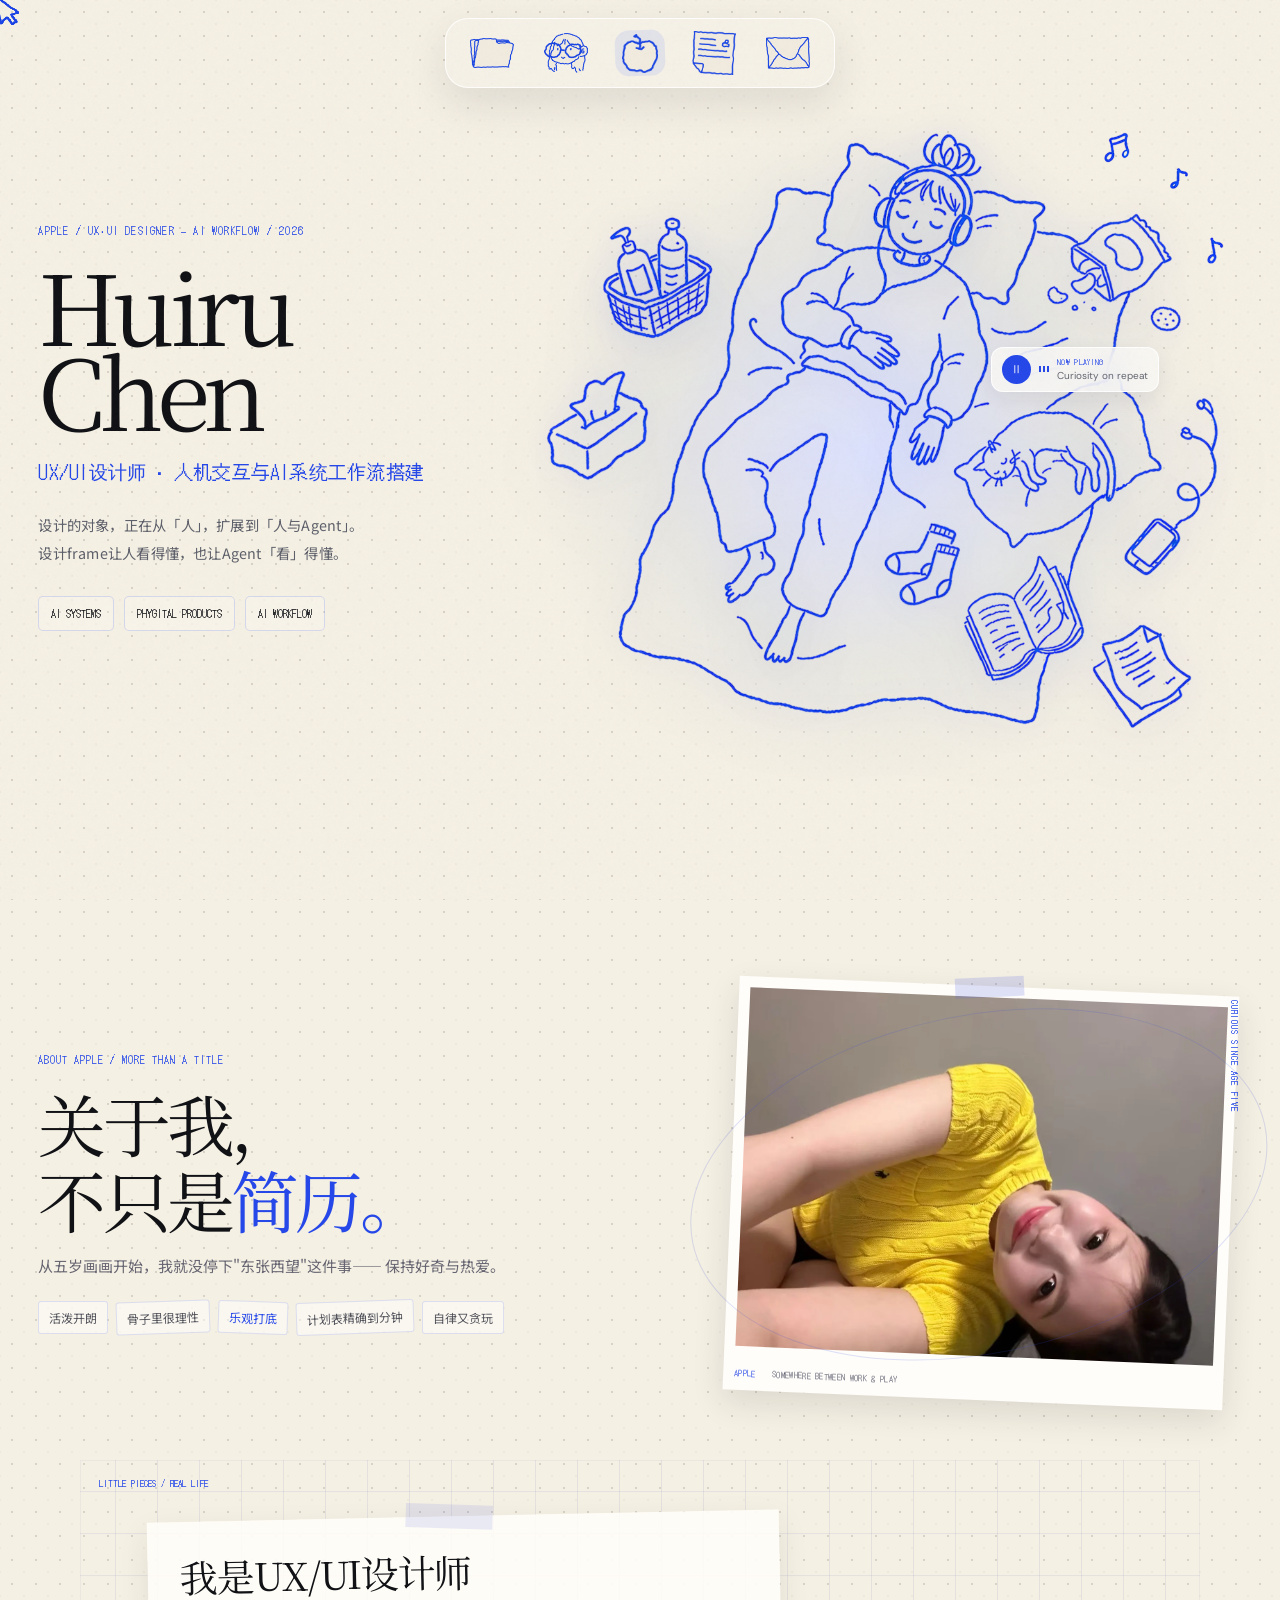
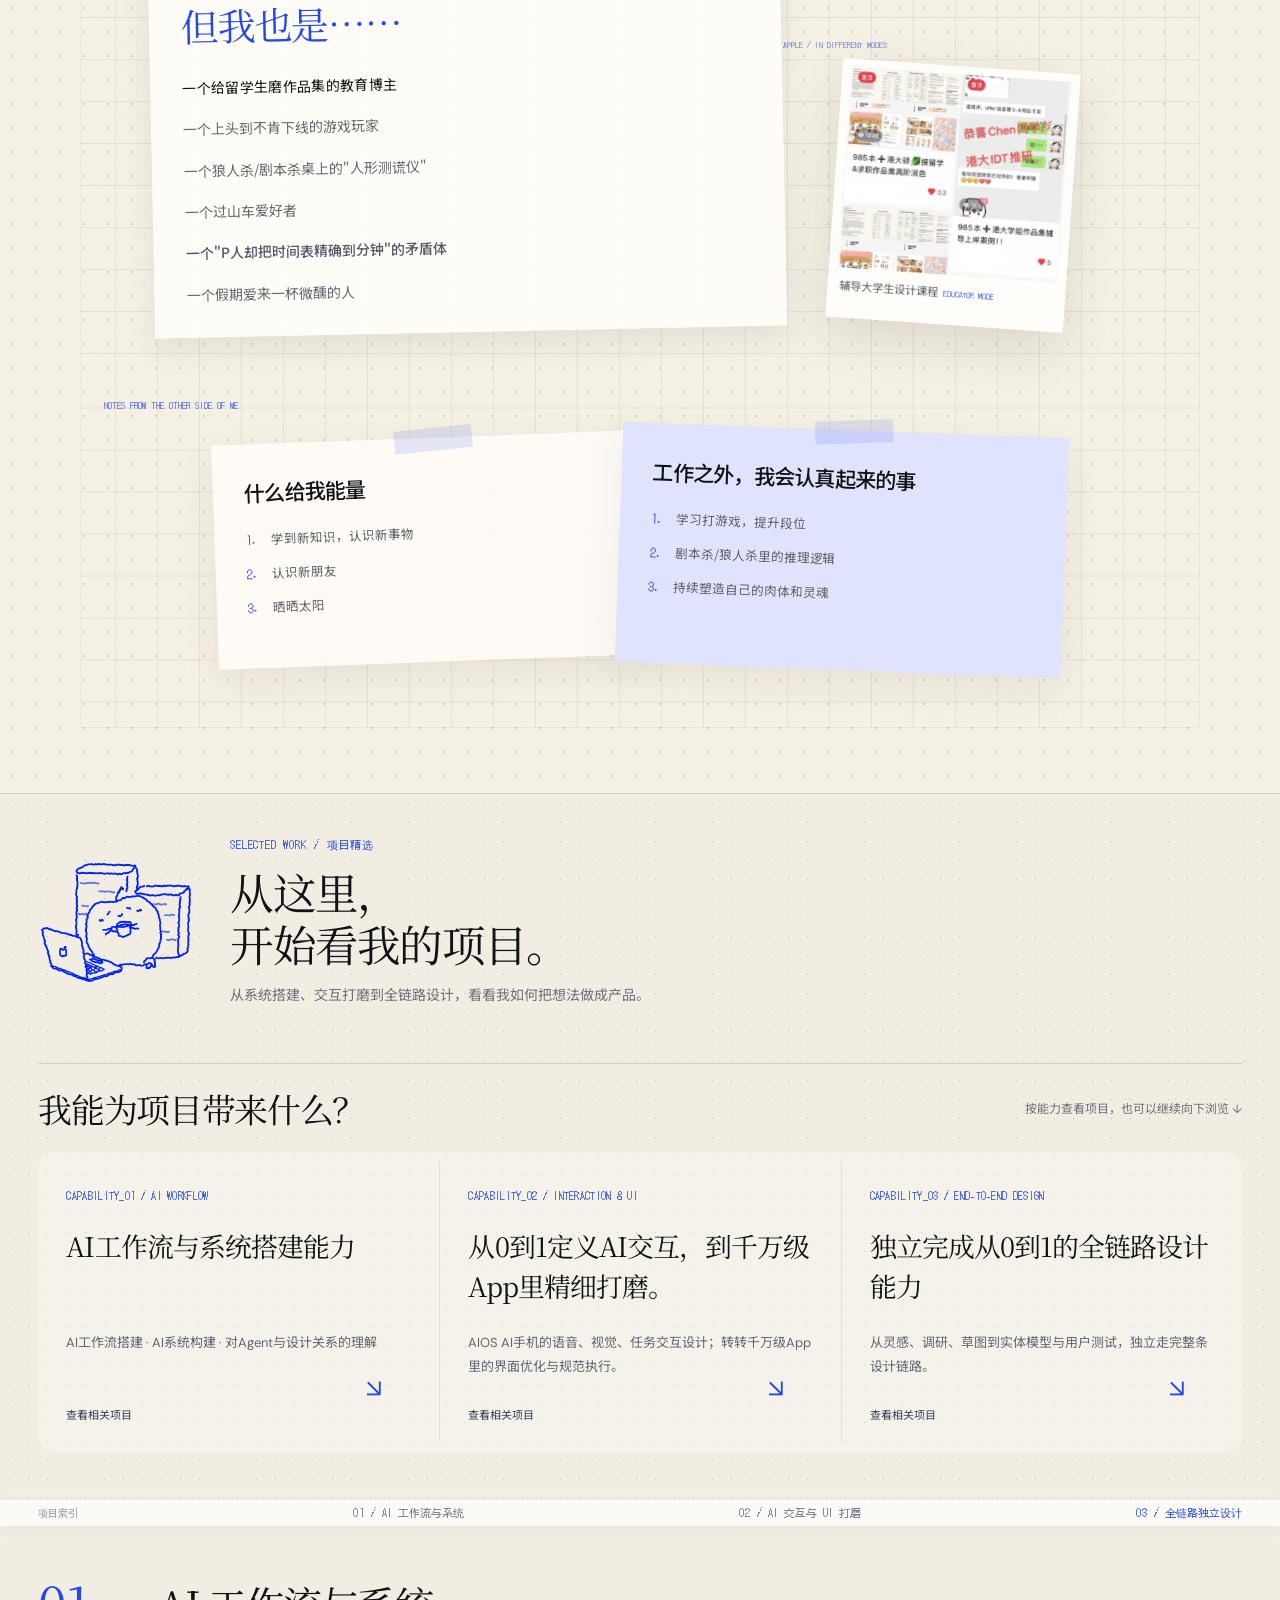
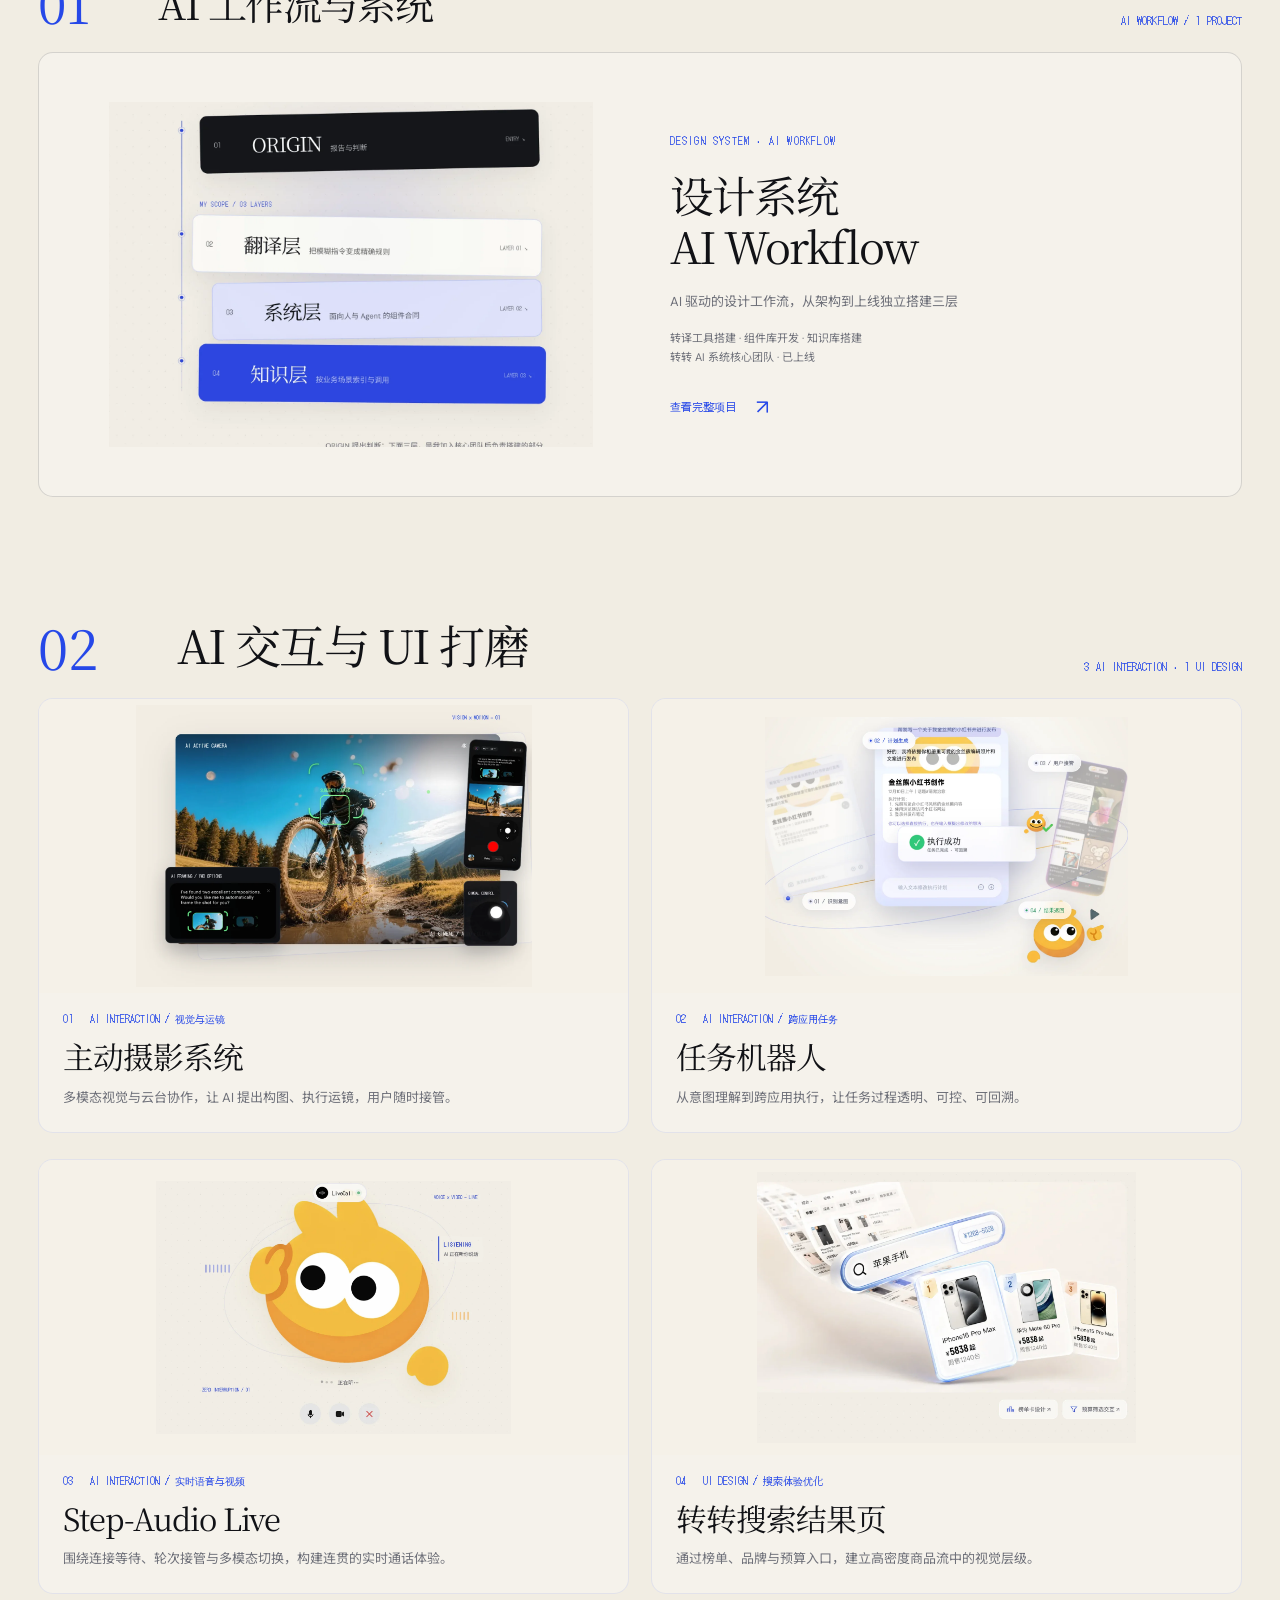
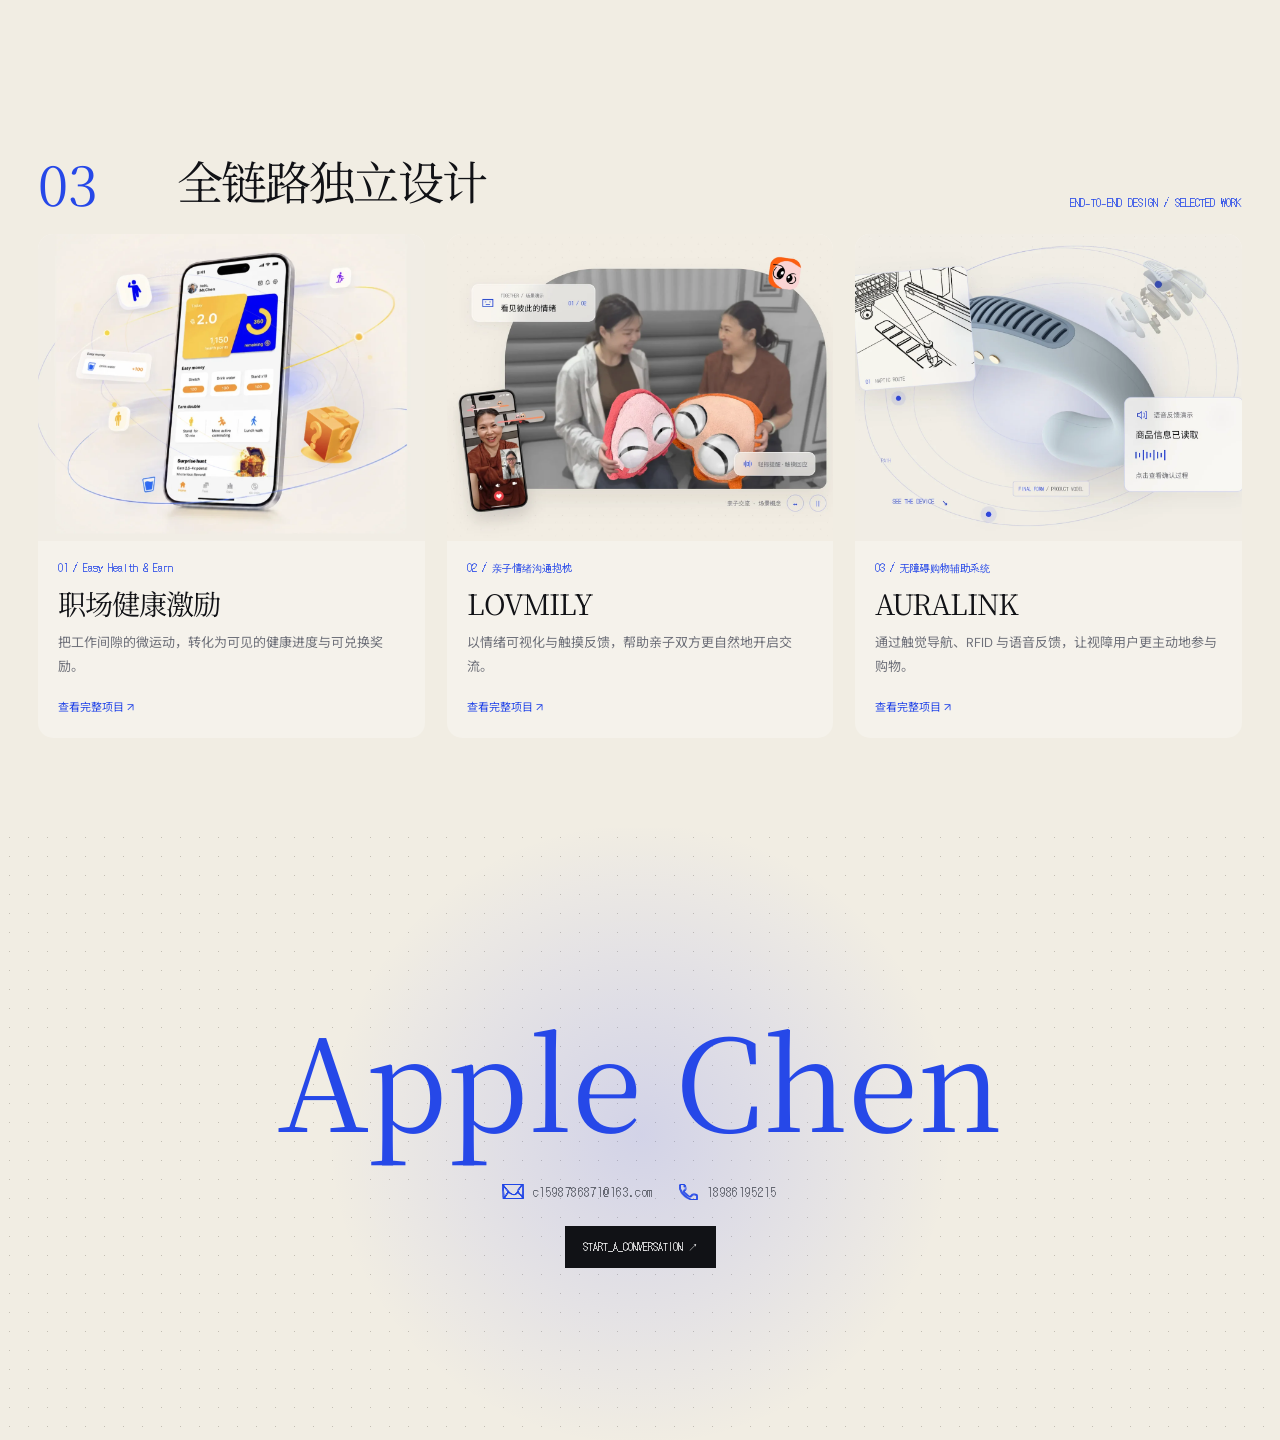
<file: index.html>
<!doctype html><html lang="zh-CN"><head><meta charset="utf-8"><meta name="viewport" content="width=device-width,initial-scale=1"><title>Apple Chen — AI UX Designer</title>

<style>
:root{--blue:#2648e8;--ink:#111216;--paper:#f1ede3;--cream:#f5f0e4;--white:#fcfcfa;--muted:#6e7079;--line:rgba(17,18,22,.14);--serif:"Noto Serif SC",serif;--sans:"DM Sans","Noto Sans SC",sans-serif;--pixel:"DotGothic16",monospace}*{box-sizing:border-box;margin:0;padding:0}html{scroll-behavior:smooth}body{font-family:var(--sans);background:var(--paper);color:var(--ink);overflow-x:hidden}a{color:inherit}.wrap{width:min(1420px,calc(100% - 6vw));margin:auto}.dot{background-image:radial-gradient(rgba(39,71,232,.24) .75px,transparent .75px);background-size:15px 15px}.grain{position:fixed;inset:0;pointer-events:none;z-index:9998;opacity:.025;background-image:url("data:image/svg+xml,%3Csvg viewBox='0 0 180 180' xmlns='http://www.w3.org/2000/svg'%3E%3Cfilter id='n'%3E%3CfeTurbulence baseFrequency='.9' numOctaves='3' stitchTiles='stitch'/%3E%3C/filter%3E%3Crect width='100%25' height='100%25' filter='url(%23n)'/%3E%3C/svg%3E")}
.cursor{position:fixed;z-index:10000;pointer-events:none;display:none;transform:translate(-4px,-4px)}.viewcursor{position:fixed;z-index:10001;pointer-events:none;display:none;transform:translate(-50%,-50%) scale(.5);width:72px;height:72px;border-radius:50%;background:var(--blue);color:#fff;place-items:center;font:11px var(--pixel);opacity:0;transition:opacity .18s,transform .25s}@media(pointer:fine){body,a,button{cursor:none}.cursor{display:block}.viewcursor{display:grid}.viewcursor.on{opacity:1;transform:translate(-50%,-50%) scale(1)}.viewcursor.on~.cursor{opacity:0}}
.nav{position:fixed;z-index:1000;top:18px;left:50%;transform:translateX(-50%);height:70px;width:min(660px,calc(100% - 24px));display:flex;align-items:center;justify-content:center;background:rgba(244,240,232,.78);backdrop-filter:blur(22px) saturate(150%);border:1px solid rgba(255,255,255,.85);border-radius:18px;box-shadow:0 15px 40px rgba(30,32,45,.1);transition:.35s}.nav.small{height:56px;top:10px}.brand{position:absolute;left:20px;font:11px var(--pixel)}.navicons{display:flex;gap:8px}.navicons a{width:59px;height:54px;display:grid;place-items:center;border-radius:12px;position:relative;transition:.28s}.navicons a:hover{background:#fff;transform:translateY(-5px) rotate(-2deg)}.navicons img{width:44px;height:44px;object-fit:contain}.navicons a:nth-child(3) img{width:39px;height:39px}.navicons span{position:absolute;top:59px;background:var(--ink);color:#fff;padding:5px 7px;font:9px var(--pixel);opacity:0;transform:translateY(-5px);transition:.2s;white-space:nowrap}.navicons a:hover span{opacity:1;transform:none}
.hero{height:100svh;min-height:760px;position:relative;overflow:hidden;display:grid;align-items:center;padding-top:92px}.hero:before{content:"";position:absolute;inset:0;background:linear-gradient(90deg,rgba(255,255,255,.34),transparent 42%)}.heroGrid{position:relative;display:grid;grid-template-columns:.78fr 1.22fr;align-items:center;gap:3vw}.heroCopy{z-index:3}.sys{font:11px var(--pixel);color:var(--blue);letter-spacing:.12em}.hero h1{font:400 clamp(62px,7.6vw,120px)/.88 var(--serif);letter-spacing:-.065em;margin:24px 0}.hero h1 span{display:block;color:var(--blue);font-size:.48em;margin-top:22px;letter-spacing:-.025em}.heroCopy p{font-size:clamp(16px,1.4vw,21px);line-height:1.75;color:#5d606a;max-width:590px}.tags{display:flex;gap:7px;flex-wrap:wrap;margin-top:30px}.tags span{border:1px solid var(--line);padding:7px 9px;font:10px var(--pixel);background:rgba(255,255,255,.32)}
.scene{height:min(750px,76vh);position:relative;display:grid;place-items:center;isolation:isolate}.scene:before{content:"";position:absolute;width:95%;aspect-ratio:1;border-radius:50%;background:radial-gradient(circle,#dfe4ff 0,#e9e8e2 45%,transparent 71%);z-index:-1}.listener{width:100%;height:100%;object-fit:contain;filter:drop-shadow(0 25px 38px rgba(38,47,103,.13));transition:filter .4s}.scene.playing .listener{filter:drop-shadow(0 25px 38px rgba(38,47,103,.13)) drop-shadow(0 0 18px rgba(38,72,232,.18))}.musicnote{position:absolute;color:var(--blue);font:26px var(--serif);transition:transform .2s;animation:float 3s ease-in-out infinite}.n1{top:15%;right:18%}.n2{top:28%;right:9%;animation-delay:.6s}.n3{top:12%;right:3%;animation-delay:1.1s}.n4{left:18%;bottom:19%;animation-delay:1.7s}@keyframes float{50%{transform:translateY(-12px) rotate(7deg)}}.scene:not(.playing) .musicnote{animation-play-state:paused;opacity:.28}.soundwave{position:absolute;left:55%;top:26%;width:150px;height:150px;border:1px solid var(--blue);border-radius:50%;opacity:0}.scene.playing .soundwave{animation:pulse 2s infinite}.scene.playing .soundwave:nth-of-type(2){animation-delay:.65s}.scene.playing .soundwave:nth-of-type(3){animation-delay:1.3s}@keyframes pulse{0%{transform:scale(.3);opacity:.5}100%{transform:scale(1.4);opacity:0}}.player{position:absolute;right:7%;bottom:10%;display:flex;align-items:center;gap:12px;background:rgba(255,255,255,.74);backdrop-filter:blur(15px);padding:11px 14px;border:1px solid #fff;border-radius:10px;box-shadow:0 12px 30px rgba(32,35,56,.08)}.playBtn{width:38px;height:38px;border:0;border-radius:50%;background:var(--blue);color:#fff;font-size:13px}.track b{display:block;font:10px var(--pixel);color:var(--blue)}.track span{display:block;font-size:11px;color:#646771;margin-top:3px}.equalizer{display:flex;gap:3px;align-items:center;height:28px}.equalizer i{width:3px;height:8px;background:var(--blue);animation:eq .85s infinite alternate}.equalizer i:nth-child(2){animation-delay:.2s}.equalizer i:nth-child(3){animation-delay:.4s}.scene:not(.playing) .equalizer i{animation-play-state:paused;height:3px}@keyframes eq{to{height:25px}}.scrollhint{position:absolute;bottom:22px;left:50%;font:10px var(--pixel);color:#777;writing-mode:vertical-rl}.scrollhint:after{content:"";display:block;width:1px;height:45px;background:var(--blue);margin:9px auto;animation:scroll 1.8s infinite}@keyframes scroll{0%{transform:scaleY(0);transform-origin:top}45%{transform:scaleY(1);transform-origin:top}55%{transform:scaleY(1);transform-origin:bottom}100%{transform:scaleY(0);transform-origin:bottom}}
.about{padding:120px 0;background:var(--ink);color:#fff;overflow:hidden}.aboutgrid{display:grid;grid-template-columns:.62fr 1.38fr;gap:8vw;align-items:center}.aboutportrait{height:430px;display:grid;place-items:center;position:relative}.aboutportrait:before{content:"";position:absolute;width:85%;aspect-ratio:1;border:1px dashed #5767c8;border-radius:50%;animation:spin 18s linear infinite}@keyframes spin{to{transform:rotate(360deg)}}.aboutportrait img{width:90%;height:90%;object-fit:contain;position:relative}.eyebrow{font:11px var(--pixel);color:#8394ff}.about h2{font:400 clamp(45px,5vw,76px)/1.12 var(--serif);letter-spacing:-.04em;margin:20px 0 30px}.about h2 em{font-style:normal;color:#8da0ff}.about p{font-size:clamp(17px,1.45vw,21px);line-height:1.8;color:#c6c8d0;max-width:800px}.aboutfacts{display:flex;gap:1px;margin-top:42px;background:#33343c;border:1px solid #33343c}.aboutfacts div{flex:1;padding:20px;background:#17181d}.aboutfacts b{display:block;color:#8092ff;font:9px var(--pixel);margin-bottom:8px}.aboutfacts span{font-size:12px;color:#bbbfc8}
.capIndex{padding:100px 0 110px;background:var(--white)}.indexHead{display:flex;align-items:end;justify-content:space-between;margin-bottom:38px}.indexHead h2{font:400 clamp(40px,5vw,70px)/1.06 var(--serif);letter-spacing:-.04em}.indexHead p{font:11px var(--pixel);color:var(--muted)}.capJump{display:grid;grid-template-columns:repeat(3,1fr);border:1px solid var(--ink);background:var(--ink);gap:1px}.capJump a{min-height:235px;background:var(--white);padding:25px;text-decoration:none;position:relative;overflow:hidden;transition:.35s}.capJump a:before{content:"";position:absolute;inset:100% 0 0;background:var(--blue);transition:.45s cubic-bezier(.2,.8,.2,1)}.capJump a:hover:before{inset:0}.capJump a>*{position:relative;z-index:1}.capJump a:hover{color:#fff}.capNo{font:10px var(--pixel);color:var(--blue)}.capJump a:hover .capNo{color:#fff}.capJump h3{font:400 clamp(27px,3vw,42px)/1.08 var(--serif);margin:48px 0 12px}.capJump p{font-size:13px;line-height:1.6;color:#747680;max-width:330px}.capJump a:hover p{color:#dce0ff}.jumpArrow{position:absolute!important;right:22px;bottom:18px;font-size:25px}
.rail{position:sticky;top:77px;z-index:20;background:rgba(241,237,227,.88);backdrop-filter:blur(18px);border-top:1px solid var(--line);border-bottom:1px solid var(--line)}.railin{height:52px;display:flex;align-items:center;justify-content:space-between}.rail a{text-decoration:none;font:10px var(--pixel);color:#767983;transition:.2s}.rail a.active{color:var(--blue)}.rail span{font:10px var(--pixel);color:#999}
.chapter{min-height:92vh;padding:95px 0 110px;scroll-margin-top:118px}/* Shared paper canvas: no alternating chapter backgrounds. */
#projects{background:var(--paper)}
#projects>.chapter{background:transparent;border-top:0;border-bottom:0;box-shadow:none}.chapterHead{display:grid;grid-template-columns:.25fr .75fr;gap:3vw;align-items:end;margin-bottom:38px}.chapterNo{font:400 72px/1 var(--serif);color:var(--blue)}.chapterTitle{display:flex;justify-content:space-between;align-items:end}.chapterTitle h2{font:400 clamp(38px,5vw,68px)/1.05 var(--serif);letter-spacing:-.04em}.chapterTitle p{font:11px var(--pixel);color:var(--blue)}.projectLayout{display:grid;grid-template-columns:1.38fr .62fr;gap:14px;height:610px}.sideProjects{display:grid;grid-template-rows:1fr 1fr;gap:14px}.project{position:relative;overflow:hidden;border-radius:18px;background:#fff;text-decoration:none;display:block;isolation:isolate;transition:box-shadow .35s}.project:hover{box-shadow:0 28px 65px rgba(30,33,52,.16)}.projectMedia{position:absolute;inset:0;background:#dfe3ff;overflow:hidden}.project:after{content:"";position:absolute;inset:0;background:linear-gradient(transparent 35%,rgba(0,0,0,.77));pointer-events:none}.projectInfo{position:absolute;z-index:3;left:28px;right:28px;bottom:25px;color:#fff}.projectId{font:9px var(--pixel);color:#aab5ff}.project h3{font:400 clamp(25px,3vw,44px)/1.08 var(--serif);margin:10px 0 7px}.projectInfo p{font-size:13px;color:#d6d8df}.sideProjects .projectInfo{left:21px;right:21px;bottom:18px}.sideProjects .project h3{font-size:26px}.sideProjects .projectInfo p{font-size:11px}.projectTags{display:flex;gap:5px;margin-top:15px}.projectTags span{padding:5px 7px;border:1px solid rgba(255,255,255,.35);font:8px var(--pixel)}
.aiCam{background:#121318}.aiCam img{width:100%;height:100%;object-fit:cover;transition:transform .7s}.project:hover .aiCam img{transform:scale(1.04)}.tracking{position:absolute;left:56%;top:28%;width:130px;height:130px;border:2px solid #77ff83;border-radius:18px;animation:track 3.2s ease-in-out infinite}@keyframes track{50%{transform:translate(20px,-12px) scale(.92)}}.agent{display:grid;place-items:center;background-color:#dfe3ff;background-image:radial-gradient(#6077f0 .7px,transparent .7px);background-size:13px 13px}.flow{display:flex;gap:5px;align-items:center}.flow span{background:#fff;padding:10px;font:8px var(--pixel);border:1px solid #aeb8ed}.flow i{color:var(--blue);font-style:normal}.love{display:grid;place-items:center;background:linear-gradient(140deg,#ddd5d1,#d9ddff)}.pillow{width:48%;aspect-ratio:1.3;background:rgba(255,255,255,.8);border-radius:46%;box-shadow:0 25px 60px rgba(55,44,92,.2);animation:breathe 3s ease-in-out infinite}@keyframes breathe{50%{transform:scale(1.06)}}.ring{display:grid;place-items:center;background:#111}.ring i{width:150px;height:150px;border:27px solid #c8c8c8;border-radius:50%;box-shadow:0 20px 50px #000}.access{display:grid;place-items:center;background:#17181d}.access svg,.jewel svg,.health svg{width:75%;height:75%}.access path,.jewel path,.health path{fill:none;stroke:#7185ff;stroke-width:2}.access circle,.health circle{fill:#fff}.jewel{display:grid;place-items:center;background:#dad8cf}.jewel path{stroke:#111}.health{display:grid;place-items:center;background:#dce3ff}.health path{stroke:var(--blue);stroke-dasharray:8 7;animation:path 10s linear infinite}@keyframes path{to{stroke-dashoffset:-160}}.lac{display:grid;place-items:center;background:#17181d;color:#fff}.metric{font:400 74px var(--serif)}.metric small{display:block;text-align:center;color:#91a1ff;font:9px var(--pixel)}.web{display:grid;place-items:center;background-color:#eee;background-image:linear-gradient(rgba(0,0,0,.07) 1px,transparent 1px),linear-gradient(90deg,rgba(0,0,0,.07) 1px,transparent 1px);background-size:30px 30px}.wire{width:70%;padding:22px;background:#fff;border:1px solid #999}.wire i{display:block;height:7px;background:#ddd;margin:8px}.wire i:first-child{width:43%;background:var(--blue)}
.footer{min-height:68vh;display:grid;place-items:center;text-align:center;position:relative;overflow:hidden}.footer:before{content:"";position:absolute;width:650px;height:650px;border-radius:50%;background:radial-gradient(circle,rgba(59,82,255,.17),transparent 68%)}.footer h2{font:400 clamp(72px,10vw,150px)/.9 var(--serif);color:var(--blue);position:relative}.footer a{display:inline-flex;margin-top:38px;padding:13px 18px;background:var(--ink);color:#fff;text-decoration:none;font:10px var(--pixel);position:relative;transition:.25s}.footer a:hover{transform:translateY(-5px);background:var(--blue)}.reveal{opacity:0;transform:translateY(35px);transition:opacity .75s,transform .75s cubic-bezier(.2,.8,.2,1)}.reveal.seen{opacity:1;transform:none}
@media(max-width:850px){.brand{display:none}.nav{width:min(420px,calc(100% - 20px))}.navicons{gap:1px}.navicons a{width:53px}.hero{height:auto;min-height:100svh;padding:120px 0 60px}.heroGrid,.aboutgrid{grid-template-columns:1fr;text-align:center}.heroCopy p,.about p{margin:auto}.tags{justify-content:center}.scene{height:52vh}.player{right:2%;bottom:2%}.aboutportrait{height:300px}.aboutfacts{display:grid}.indexHead,.chapterTitle{display:block}.indexHead p,.chapterTitle p{margin-top:14px}.capJump{grid-template-columns:1fr}.chapterHead{grid-template-columns:1fr}.projectLayout{height:auto;grid-template-columns:1fr}.project{height:520px}.sideProjects .project{height:360px}.rail span{display:none}.railin{gap:10px}.rail a{font-size:8px}.wrap{width:min(100% - 26px,700px)}}
/* v3: long-form About + portfolio-like rhythm */
.cursor{width:29px;height:35px;object-fit:contain}.viewcursor{width:94px;height:64px;background:transparent}.viewcursor img{width:100%;height:100%;object-fit:contain}.hero{background:var(--cream)}.scene{height:min(690px,72vh);padding:28px}.listener{max-width:100%;max-height:100%;width:auto;height:auto}.heroBridge{height:120px;background:var(--cream);position:relative;overflow:hidden}.heroBridge:before{content:"";position:absolute;left:-4%;right:-4%;bottom:-65px;height:140px;border:3px solid var(--blue);border-radius:50% 50% 0 0/100% 100% 0 0;opacity:.5}.heroBridge img{position:absolute;width:150px;right:7%;top:5px;transform:rotate(8deg)}
.about{padding:0;background:var(--cream);color:var(--ink)}.aboutIntro{padding:100px 0 110px}.aboutIntroGrid{display:grid;grid-template-columns:.82fr 1.18fr;gap:7vw;align-items:center}.aboutArt{height:560px;position:relative;display:grid;place-items:center}.aboutArt:before{content:"";position:absolute;width:86%;aspect-ratio:1;border-radius:50%;background:#dfe4ff}.aboutArt img{width:92%;height:92%;object-fit:contain;position:relative}.aboutSticker{position:absolute;padding:10px 13px;background:#fff;border:1px solid var(--ink);box-shadow:5px 5px 0 var(--blue);font:10px var(--pixel)}.st1{top:9%;left:0;transform:rotate(-5deg)}.st2{right:0;bottom:15%;transform:rotate(5deg)}.aboutIntro h2{font:400 clamp(52px,6.5vw,96px)/1 var(--serif);letter-spacing:-.055em;margin:23px 0 30px}.aboutIntro h2 em{font-style:normal;color:var(--blue)}.aboutIntro p{font-size:clamp(17px,1.5vw,22px);line-height:1.85;color:#555861;max-width:780px}.personality{display:flex;gap:7px;flex-wrap:wrap;margin-top:34px}.personality span{padding:8px 11px;border:1px solid var(--ink);font:10px var(--pixel);background:#fff;transition:.25s}.personality span:hover{background:var(--blue);color:#fff;transform:rotate(-3deg) translateY(-4px)}
.aboutNumbers{border-top:1px solid var(--ink);border-bottom:1px solid var(--ink);display:grid;grid-template-columns:1fr 1fr;background:var(--ink);gap:1px}.aboutNumbers article{background:var(--cream);padding:65px 6vw;position:relative;overflow:hidden}.aboutNumbers b{display:block;font:400 clamp(65px,8vw,120px)/1 var(--serif);color:var(--blue);transition:.3s}.aboutNumbers p{font-size:14px;line-height:1.6;color:#656872;margin-top:13px;max-width:350px}.aboutNumbers small{position:absolute;right:25px;top:22px;font:9px var(--pixel);color:#777}.aboutNumbers article:hover b{font-style:italic;transform:translateX(10px)}
.journey{padding:120px 0;background:#e1e5ff;position:relative;overflow:hidden}.journeyTitle{display:flex;justify-content:space-between;align-items:end;margin-bottom:70px}.journeyTitle h3{font:400 clamp(42px,5.5vw,78px)/1.05 var(--serif);letter-spacing:-.04em}.journeyTitle p{font:10px var(--pixel);color:var(--blue)}.timeline{position:relative;display:grid}.timeline:before{content:"";position:absolute;left:50%;top:0;bottom:0;width:2px;background:var(--blue);transform:translateX(-50%)}.timeRow{min-height:175px;display:grid;grid-template-columns:1fr 90px 1fr;align-items:center}.timeRow:nth-child(odd) .timeCopy{grid-column:1;text-align:right}.timeRow:nth-child(odd) .timeDot{grid-column:2}.timeRow:nth-child(even) .timeCopy{grid-column:3}.timeRow:nth-child(even) .timeDot{grid-column:2;grid-row:1}.timeDot{width:18px;height:18px;border:3px solid var(--blue);background:var(--cream);border-radius:50%;justify-self:center;position:relative}.timeDot:after{content:"";position:absolute;inset:-14px;border:1px solid var(--blue);border-radius:50%;animation:ping 2.4s infinite}@keyframes ping{50%{transform:scale(1.3);opacity:0}}.timeCopy{padding:23px 28px}.timeCopy small{font:10px var(--pixel);color:var(--blue)}.timeCopy h4{font:500 clamp(19px,2vw,28px) var(--sans);margin:8px 0}.timeCopy p{font-size:13px;color:#656979;line-height:1.6}.toolbox{padding:110px 0;background:var(--cream)}.toolGrid{display:grid;grid-template-columns:.8fr 1.2fr;gap:8vw;align-items:start}.toolbox h3{font:400 clamp(43px,5.5vw,78px)/1.06 var(--serif);letter-spacing:-.04em;position:sticky;top:125px}.skillCloud{display:flex;flex-wrap:wrap;gap:10px}.skillCloud span{font:11px var(--pixel);border:1px solid var(--ink);padding:15px 18px;background:#fff;transition:.28s}.skillCloud span:nth-child(3n){border-radius:50%}.skillCloud span:nth-child(4n){transform:rotate(3deg)}.skillCloud span:hover{background:var(--ink);color:#fff;transform:translateY(-7px) rotate(-2deg);box-shadow:7px 7px 0 var(--blue)}
.capIndex{padding:115px 0;background:var(--white)}.capJump{height:465px;display:flex;gap:13px;border:0;background:transparent}.capJump a{flex:1;min-height:0;border:1px solid var(--line);border-radius:20px;background:#f1f1ef;padding:28px;transition:flex .65s cubic-bezier(.2,.8,.2,1),background .35s,color .35s}.capJump a:before{display:none}.capJump a:hover{flex:2.2;background:var(--ink);color:#fff}.capJump a:nth-child(2):hover{background:var(--blue)}.capJump h3{margin-top:85px;font-size:clamp(30px,3.6vw,56px)}.capJump p{position:absolute;left:28px;right:28px;bottom:34px;opacity:0;transform:translateY(12px);transition:.35s}.capJump a:hover p{opacity:1;transform:none;color:#d7dae5}.jumpArrow{transition:.3s}.capJump a:hover .jumpArrow{transform:translateY(7px)}
.chapter{position:relative}.project{border:1px solid rgba(17,18,22,.12)}.projectLayout{transform:rotate(-.35deg)}.sideProjects{transform:translateY(18px) rotate(.55deg)}.chapter:nth-child(even) .projectLayout{transform:rotate(.35deg)}.chapter:nth-child(even) .sideProjects{transform:translateY(18px) rotate(-.55deg)}
@media(max-width:850px){.aboutIntroGrid,.toolGrid{grid-template-columns:1fr;text-align:center}.aboutArt{height:380px}.aboutNumbers{grid-template-columns:1fr}.timeline:before{left:16px}.timeRow{grid-template-columns:34px 1fr}.timeRow .timeDot,.timeRow:nth-child(odd) .timeDot,.timeRow:nth-child(even) .timeDot{grid-column:1;grid-row:1}.timeRow .timeCopy,.timeRow:nth-child(odd) .timeCopy,.timeRow:nth-child(even) .timeCopy{grid-column:2;text-align:left}.toolbox h3{position:static;margin-bottom:45px}.capJump{height:auto;display:grid}.capJump a{min-height:250px}.capJump a:hover{min-height:380px}.projectLayout,.sideProjects,.chapter:nth-child(even) .projectLayout,.chapter:nth-child(even) .sideProjects{transform:none}.heroBridge{height:80px}}
/* v4: quieter navigation, playful transitions, three project rhythms */
.nav{width:auto;min-width:390px;padding:0 10px;height:64px;border-radius:16px;background:rgba(245,241,232,.9)}.nav.small{height:52px}.brand{display:none}.navicons a{width:66px}.navicons a:after{content:"";position:absolute;left:50%;bottom:1px;width:0;height:3px;background:var(--blue);border-radius:50%;transform:translateX(-50%) rotate(-2deg);transition:.28s}.navicons a.current:after{width:28px}.navicons span{background:var(--cream);color:var(--ink);border:1px solid var(--ink);box-shadow:3px 3px 0 var(--blue);transform:translateY(-8px) rotate(-2deg)}.navicons a:hover span{transform:translateY(0) rotate(-2deg)}.heroBridge{display:none}
.desk{padding:95px 0 120px;background:var(--cream);overflow:hidden}.deskGrid{display:grid;grid-template-columns:.72fr 1.28fr;gap:5vw;align-items:center}.deskCopy h3{font:400 clamp(44px,5.5vw,78px)/1.06 var(--serif);letter-spacing:-.045em}.deskCopy p{font-size:15px;color:#646771;line-height:1.75;margin-top:24px;max-width:460px}.deskScene{height:570px;position:relative;display:grid;place-items:center}.deskScene:before{content:"";position:absolute;inset:7% 2%;background:#e0e5ff;border-radius:50%;transform:rotate(-3deg)}.deskScene img{width:100%;height:100%;object-fit:contain;position:relative;transition:transform .25s}.hot{position:absolute;width:16px;height:16px;border:3px solid var(--blue);background:var(--cream);border-radius:50%;z-index:3}.hot:after{content:attr(data-note);position:absolute;left:22px;top:-12px;width:max-content;max-width:190px;padding:9px 11px;background:var(--ink);color:#fff;font:10px/1.45 var(--pixel);opacity:0;transform:translateY(7px);transition:.25s}.hot:hover:after{opacity:1;transform:none}.h1{left:44%;top:40%}.h2{right:17%;top:38%}.h3{left:16%;bottom:24%}.deskMode{display:flex;gap:7px;margin-top:35px}.deskMode button{border:1px solid var(--ink);background:#fff;padding:9px 12px;font:10px var(--pixel);transition:.25s}.deskMode button.active,.deskMode button:hover{background:var(--blue);color:#fff;transform:translateY(-3px)}
.projectPortal{min-height:72vh;padding:90px 0 45px;background:#e1e5ff;position:relative;overflow:hidden;display:grid;align-items:center}.portalGrid{display:grid;grid-template-columns:1fr 1fr;gap:5vw;align-items:center}.portalArt{height:510px;position:relative;display:grid;place-items:center}.portalArt img{width:94%;height:94%;object-fit:contain;position:relative;transition:transform .7s cubic-bezier(.2,.8,.2,1)}.projectPortal.seen .portalArt img{transform:translateY(-15px) rotate(2deg)}.portalCopy h3{font:400 clamp(48px,6.5vw,94px)/1 var(--serif);letter-spacing:-.055em}.portalCopy p{font-size:16px;line-height:1.7;color:#5c6070;margin-top:24px}.miniFolders{position:absolute;inset:0;pointer-events:none}.miniFolders i{position:absolute;width:120px;height:78px;border:2px solid var(--blue);background:var(--cream);border-radius:8px;opacity:0;transition:.7s .2s}.miniFolders i:before{content:"";position:absolute;width:48px;height:13px;border:2px solid var(--blue);border-bottom:0;top:-15px;left:8px;border-radius:6px 6px 0 0}.miniFolders i:nth-child(1){left:2%;top:18%}.miniFolders i:nth-child(2){right:4%;top:16%}.miniFolders i:nth-child(3){right:10%;bottom:8%}.projectPortal.seen .miniFolders i{opacity:1}.projectPortal.seen .miniFolders i:nth-child(1){transform:rotate(-8deg) translate(-15px,-5px)}.projectPortal.seen .miniFolders i:nth-child(2){transform:rotate(7deg) translate(12px,-8px)}.projectPortal.seen .miniFolders i:nth-child(3){transform:rotate(-4deg) translate(8px,12px)}
.capIndex{padding-top:65px;background:#e1e5ff}.indexHead{margin-bottom:28px}.capJump{height:410px}.capJump a{background:rgba(252,252,250,.85)}.rail{top:69px}.chapter{min-height:0;padding:68px 0 90px}.chapterHead{margin-bottom:24px;grid-template-columns:100px 1fr}.chapterNo{font-size:54px}.chapterTitle h2{font-size:clamp(35px,4.3vw,60px)}.projectLayout{height:610px;transform:none!important}.sideProjects{transform:none!important}
#cap-ai .projectLayout{grid-template-columns:1fr;grid-template-rows:1.12fr .88fr;height:680px}#cap-ai .projectLayout>.project{grid-row:1}#cap-ai .sideProjects{grid-row:2;grid-template-columns:1fr 1fr;grid-template-rows:1fr}#cap-ai .sideProjects .project{height:auto}
#cap-physical .projectLayout{grid-template-columns:repeat(3,1fr);height:530px}#cap-physical .sideProjects{display:contents}#cap-physical .project{height:530px}#cap-physical .projectInfo{left:22px;right:22px}
#cap-impact .projectLayout{grid-template-columns:.82fr 1.24fr .94fr;height:500px}#cap-impact .sideProjects{display:contents}#cap-impact .project{height:500px}#cap-impact .project:nth-child(2){transform:translateY(32px)}
.chapter .project{border-radius:15px}.chapter .project:after{background:linear-gradient(transparent 45%,rgba(0,0,0,.82))}.chapter .project:hover{transform:translateY(-8px)!important}.chapter .sideProjects .project:hover{transform:translateY(-8px)!important}
@media(max-width:850px){.nav{min-width:0;width:min(410px,calc(100% - 18px))}.navicons a{width:55px}.deskGrid,.portalGrid{grid-template-columns:1fr;text-align:center}.deskCopy p,.portalCopy p{margin-left:auto;margin-right:auto}.deskMode{justify-content:center}.deskScene,.portalArt{height:390px}.projectPortal{padding-top:70px}.capJump{height:auto}.projectLayout,#cap-ai .projectLayout,#cap-physical .projectLayout,#cap-impact .projectLayout{height:auto;display:grid;grid-template-columns:1fr;grid-template-rows:auto}.sideProjects,#cap-ai .sideProjects,#cap-physical .sideProjects,#cap-impact .sideProjects{display:grid;grid-template-columns:1fr;grid-template-rows:auto}.project,#cap-ai .project,#cap-physical .project,#cap-impact .project{height:450px!important;transform:none!important}}
/* v5: stickers become annotations, navigation becomes one expanding object */
.desk{display:none}.projectPortal{min-height:0;height:260px;padding:25px 0;background:var(--cream);border-top:1px solid var(--line);border-bottom:1px solid var(--line)}.portalGrid{grid-template-columns:240px 1fr;gap:4vw}.portalArt{height:205px}.portalArt img{width:190px;height:190px}.portalCopy h3{font-size:clamp(30px,4vw,58px)}.portalCopy p{margin-top:12px}.miniFolders i{width:72px;height:46px;opacity:.55}.miniFolders i:nth-child(1){left:2%;top:14%}.miniFolders i:nth-child(2){right:3%;top:10%}.miniFolders i:nth-child(3){right:12%;bottom:5%}
.nav{height:70px;overflow:hidden;transition:height .42s cubic-bezier(.2,.8,.2,1),top .35s,box-shadow .35s;background:rgba(245,241,232,.82)}.nav:hover{height:105px;box-shadow:0 22px 48px rgba(30,32,45,.13)}.nav.small{height:56px}.nav.small:hover{height:94px}.navicons{align-self:flex-start;margin-top:8px}.navicons a{height:54px}.navicons a:before{content:"";position:absolute;inset:4px 8px;border-radius:14px;background:#dfe4ff;opacity:0;transform:scale(.7) rotate(-5deg);transition:.3s}.navicons a.current:before{opacity:1;transform:scale(1) rotate(-2deg)}.navicons img{position:relative;z-index:1}.navicons span{top:63px;left:50%;transform:translateX(-50%) translateY(-8px);background:transparent;color:var(--blue);border:0;box-shadow:none;padding:0;font:500 13px var(--sans);opacity:0}.nav:hover .navicons span{opacity:1;transform:translateX(-50%) translateY(0)}.navicons a:hover span{transform:translateX(-50%) translateY(0)}.navicons a:hover img{animation:iconWiggle .45s ease}@keyframes iconWiggle{25%{transform:rotate(-7deg) scale(1.06)}65%{transform:rotate(5deg) scale(1.08)}}.navicons a:after{bottom:-1px;z-index:2}.nav:hover .navicons a.current:after{bottom:-31px}
.capJump a{flex:1;transition:flex .72s cubic-bezier(.16,.84,.25,1),background .4s,color .4s,transform .4s}.capJump:has(a:hover) a{flex:.68;filter:saturate(.7)}.capJump:has(a:hover) a:hover{flex:2.65;filter:none;transform:translateY(-12px);box-shadow:0 25px 55px rgba(30,34,52,.13)}.capJump a:hover h3{transform:translateY(-12px)}.capJump h3{transition:.45s}.capJump a:hover .jumpArrow{font-size:34px;transform:translateY(10px) rotate(-8deg)}
.project{--rx:0deg;--ry:0deg;--lift:0px;transform:perspective(1100px) rotateX(var(--rx)) rotateY(var(--ry)) translateY(var(--lift))!important;transition:transform .18s ease,box-shadow .35s,filter .35s}.project:before{content:"";position:absolute;inset:0;border:2px solid var(--blue);border-radius:inherit;z-index:5;opacity:0;transform:scale(.985);transition:.3s;pointer-events:none}.project:hover{--lift:-12px;box-shadow:0 35px 72px rgba(30,33,52,.2);z-index:10}.project:hover:before{opacity:1;transform:scale(1)}.projectMedia{transition:transform .5s}.project:hover .projectMedia{transform:scale(1.035)}.projectInfo{transition:transform .42s cubic-bezier(.2,.8,.2,1)}.project:hover .projectInfo{transform:translateY(-10px)}.projectId{transition:.3s}.project:hover .projectId{letter-spacing:.1em;color:#c3cbff}.projectTags{transition:.35s}.project:hover .projectTags{transform:translateY(-4px)}
.scrollProgress{position:fixed;top:0;left:0;height:3px;width:100%;z-index:10002;transform:scaleX(0);transform-origin:left;background:var(--blue);pointer-events:none}.sectionGlow{position:fixed;width:460px;height:460px;border-radius:50%;background:radial-gradient(circle,rgba(81,105,255,.08),transparent 68%);pointer-events:none;z-index:0;transform:translate(-50%,-50%)}.chapter,.capIndex,.about,.footer{position:relative;z-index:1}.chapterHead.reveal.seen .chapterNo{animation:numIn .7s cubic-bezier(.2,.8,.2,1)}@keyframes numIn{from{transform:translateY(35px) rotate(-8deg);opacity:0}to{transform:none;opacity:1}}.projectLayout{opacity:0;transform:translateY(30px)!important;transition:opacity .75s,transform .75s cubic-bezier(.2,.8,.2,1)!important}.chapter.inview .projectLayout{opacity:1;transform:none!important}.projectPortal .portalArt:after{content:"DECORATION_ONLY";position:absolute;right:0;bottom:18px;font:8px var(--pixel);color:var(--blue)}
@media(max-width:850px){.projectPortal{height:auto;padding:45px 0}.portalGrid{grid-template-columns:1fr}.portalArt{height:170px}.nav:hover,.nav.small:hover{height:92px}.capJump:has(a:hover) a,.capJump:has(a:hover) a:hover{flex:auto;filter:none;transform:none}.project{transform:none!important}.sectionGlow{display:none}}
/* v6: neutral paper-dot layer — personality zones only, never over project imagery */
:root{--paper-dot:rgba(103,99,88,.18)}
.dot{background-image:radial-gradient(var(--paper-dot) .72px,transparent .72px);background-size:19px 19px}
.hero.dot{background-color:var(--cream);background-image:linear-gradient(90deg,rgba(245,240,228,.18),rgba(245,240,228,.72) 48%,rgba(245,240,228,.12)),radial-gradient(var(--paper-dot) .72px,transparent .72px);background-size:auto,19px 19px}
.aboutIntro,.projectPortal,.capIndex,.footer.dot{background-image:radial-gradient(var(--paper-dot) .72px,transparent .72px);background-size:19px 19px;background-position:0 0}
.aboutIntro{background-color:var(--cream)}.projectPortal{background-color:var(--cream)}.capIndex{background-color:#e1e5ff}.footer.dot{background-color:var(--paper)}
.aboutNumbers,.journey,.toolbox,.chapter,.rail{background-image:none}
@media(max-width:850px){.dot,.hero.dot,.aboutIntro,.projectPortal,.capIndex,.footer.dot{background-size:17px 17px}}
/* v7: complete illustration, quieter music controls and a clean rounded navigation */
.cursor{width:26px;height:32px;filter:drop-shadow(.48px 0 0 var(--blue)) drop-shadow(-.48px 0 0 var(--blue)) drop-shadow(0 .42px 0 var(--blue))}
.hero{height:auto;min-height:100svh;padding:104px 0 38px}.heroGrid{align-items:center}.scene{height:min(650px,calc(100svh - 162px));min-height:480px;padding:16px 12px 30px;overflow:visible}.listener{width:100%;height:100%;max-width:100%;max-height:100%;object-fit:contain;object-position:center center}
.musicnote{width:29px;height:34px;object-fit:contain;display:block;pointer-events:none}.musicnote.n1{width:25px;height:32px;top:17%;right:20%}.musicnote.n2{width:24px;height:36px;top:26%;right:11%}.musicnote.n3{width:33px;height:33px;top:13%;right:3%}
.player{right:6%;bottom:8%;gap:8px;padding:7px 10px;border-radius:12px;background:rgba(250,249,246,.8);border:1px solid rgba(255,255,255,.88);box-shadow:0 8px 22px rgba(32,35,56,.07)}.playBtn{width:29px;height:29px;font-size:11px}.equalizer{height:19px;gap:2px}.equalizer i{width:2px;height:6px}.track b{font-size:8px;letter-spacing:.04em}.track span{font-size:10px;margin-top:2px}@keyframes eq{to{height:16px}}
.nav{border-radius:23px}.navicons a:after,.navicons a.current:after,.nav:hover .navicons a.current:after{display:none}.navicons a.current:before{background:rgba(120,139,246,.15)}.navicons span{font-family:"PingFang SC","Hiragino Sans GB","Microsoft YaHei","Noto Sans SC",sans-serif;font-size:13px;font-weight:600;letter-spacing:.025em}
@media(max-width:850px){.hero{padding:112px 0 42px}.scene{height:min(62vh,520px);min-height:360px;padding:12px 5px 20px}.player{right:2%;bottom:4%}.musicnote{transform:scale(.85)}}
/* v8: seamless paper canvas, genuinely centered dock and a fully visible illustration */
:root{--paper-dot:rgba(96,91,79,.32)}
.cursor{width:23px;height:29px;filter:drop-shadow(.7px 0 0 var(--blue)) drop-shadow(-.7px 0 0 var(--blue)) drop-shadow(0 .65px 0 var(--blue))}
.hero.dot,.about,.aboutIntro{background-color:var(--cream);background-image:radial-gradient(var(--paper-dot) .85px,transparent .85px);background-size:18px 18px;background-position:0 0}.hero:before{display:none}.hero{height:auto;min-height:100svh;padding:110px 0 72px;overflow:visible}.heroGrid{align-items:center}.scene{height:min(610px,calc(100svh - 210px));min-height:440px;padding:12px 12px 48px;overflow:visible}.listener{width:100%;height:100%;object-fit:contain;object-position:center;transform-origin:center}.aboutIntro{padding-top:80px;border-top:0}.heroBridge{display:none}
.hero h1 span{font-family:"PingFang SC","Microsoft YaHei","Noto Sans SC",sans-serif;font-weight:500;font-size:clamp(18px,1.95vw,29px);line-height:1.5;letter-spacing:-.015em;margin-top:22px;max-width:670px}.heroCopy p{font-size:clamp(15px,1.25vw,19px);line-height:1.85;max-width:670px}.sys{font-size:10px;white-space:nowrap}.tags{gap:10px}.tags span{position:relative;overflow:hidden;padding:9px 12px;border:1px solid rgba(38,72,232,.22);border-radius:5px;transition:transform .34s cubic-bezier(.2,.8,.2,1),background .28s,color .28s,border-color .28s,box-shadow .34s}.tags span:hover{transform:translateY(-6px) rotate(-1deg);background:var(--blue);border-color:var(--blue);color:white;box-shadow:4px 5px 0 rgba(38,72,232,.16)}.tags span:nth-child(2):hover{transform:translateY(-6px) rotate(1deg)}
.player{right:calc(6% + 10px);bottom:calc(8% + 30px)}
.nav,.nav.small{align-items:center}.navicons{align-self:center;margin-top:0;height:54px;align-items:center}.nav.small .navicons{height:50px}.nav.small .navicons a{height:48px}.nav.small .navicons a:before{inset:3px 8px}.nav.small .navicons img{width:40px;height:40px}.nav.small .navicons a:nth-child(3) img{width:36px;height:36px}.nav:hover .navicons,.nav.small:hover .navicons{align-self:flex-start;margin-top:8px}.nav:hover .navicons span{top:61px}.nav.small:hover .navicons span{top:56px}
@media(max-width:850px){.hero{padding:110px 0 55px}.scene{height:min(54vh,450px);min-height:330px;padding:10px 5px 38px}.player{right:calc(2% + 10px);bottom:calc(4% + 30px)}.sys{white-space:normal}.hero h1 span{font-size:20px}.aboutIntro{padding-top:65px}}
/* v9: alternating paper dots, intrinsic illustration height and restrained typography */
:root{--paper-dot-dark:rgba(112,105,89,.22);--paper-dot-light:rgba(112,105,89,.105);--zh-ui:"DotGothic16","PingFang SC","Hiragino Sans GB","Microsoft YaHei",sans-serif}
.hero.dot,.about,.aboutIntro{background-color:var(--cream);background-image:radial-gradient(var(--paper-dot-dark) .76px,transparent .86px),radial-gradient(var(--paper-dot-light) .66px,transparent .76px);background-size:24px 24px,24px 24px;background-position:0 0,12px 12px}
.hero{position:relative;z-index:2;min-height:100svh;height:auto;padding:122px 0 94px;overflow:visible;isolation:isolate}.heroGrid{z-index:3;align-items:center;overflow:visible}.scene{position:relative;z-index:4;display:block;width:100%;height:auto;min-height:0;max-height:none;aspect-ratio:2047/1816;padding:0;overflow:visible;isolation:isolate}.listener{position:relative;z-index:2;display:block;width:100%;height:auto;min-height:0;max-width:none;max-height:none;aspect-ratio:2047/1816;object-fit:contain;overflow:visible}.musicnote,.player{z-index:4}.soundwave{z-index:3}.about,.aboutIntro{position:relative;z-index:0;overflow:visible}.aboutIntro{padding-top:68px}
.hero h1 span{font-family:var(--zh-ui);font-size:clamp(17px,1.48vw,22px);font-weight:400;line-height:1.72;letter-spacing:.012em;max-width:700px}.heroCopy p{font-family:"PingFang SC","Noto Sans SC","Microsoft YaHei",sans-serif;font-size:clamp(14px,1.12vw,17px);font-weight:400;line-height:1.92;letter-spacing:.015em}.navicons span{font-family:var(--zh-ui);font-size:12px;font-weight:400;letter-spacing:.07em}
.tags span{border-color:rgba(38,72,232,.16);background:rgba(255,255,255,.2);transition:color .24s,border-color .24s,letter-spacing .3s,background .24s}.tags span:hover,.tags span:nth-child(2):hover{transform:none;background:rgba(255,255,255,.35);border-color:rgba(38,72,232,.32);color:var(--blue);box-shadow:none;letter-spacing:.055em}
.player{right:calc(6% + 10px);bottom:calc(8% + 80px)}
@media(max-width:850px){.hero{padding:116px 0 68px}.heroGrid{gap:32px}.scene{height:auto;min-height:0;aspect-ratio:2047/1816;padding:0}.listener{height:auto;max-height:none}.hero h1 span{font-size:17px}.player{right:calc(2% + 10px);bottom:calc(4% + 70px)}.aboutIntro{padding-top:56px}}
/* v10: composed first viewport, spacious notes and quiet reading progress */
.hero{padding:54px 0 32px}.heroGrid{transform:translateY(-34px)}
.player{right:calc(6% + 40px);bottom:calc(8% + 230px)}
.musicnote.n1{top:4%;right:3%}.musicnote.n2{top:31%;right:-2%}.musicnote.n3{top:-3%;right:21%}
.scrollProgress{height:2px;background:linear-gradient(90deg,rgba(120,130,156,.28),rgba(110,125,192,.54) 66%,rgba(73,92,188,.65));box-shadow:0 1px 6px rgba(98,109,158,.1)}
@media(max-width:850px){.hero{padding:96px 0 46px}.heroGrid{transform:none}.player{right:calc(2% + 24px);bottom:calc(4% + 125px)}.musicnote.n1{top:3%;right:4%}.musicnote.n2{top:28%;right:-1%}.musicnote.n3{top:-4%;right:24%}}
/* v11: quieter typographic micro-interactions and a composed music cluster */
.player{right:calc(6% + 40px);bottom:calc(8% + 300px)}
.musicnote.n1{top:8%;right:7%}.musicnote.n2{top:19%;right:2%}.musicnote.n3{top:3%;right:15%}
.heroCopy .sys,.heroCopy h1,.heroCopy h1 span,.heroCopy p{transition:color .38s ease,letter-spacing .42s ease,opacity .32s ease,text-shadow .38s ease}.heroCopy .sys:hover{letter-spacing:.155em;color:#5066d3}.heroCopy h1:hover{color:#28273c;text-shadow:2px 2px 0 rgba(38,72,232,.045)}.heroCopy h1 span:hover{color:#5268d8;letter-spacing:.025em}.heroCopy p:hover{color:#494e61}
@media(max-width:850px){.player{right:calc(2% + 24px);bottom:calc(4% + 165px)}.musicnote.n1{top:8%;right:8%}.musicnote.n2{top:19%;right:2%}.musicnote.n3{top:3%;right:17%}}
/* v12: character-level highlights without changing a single layout metric */
.heroCopy .sys:hover{letter-spacing:.12em;color:var(--blue)}.heroCopy h1:hover{color:var(--ink);text-shadow:none}.heroCopy h1 span:hover{color:var(--blue);letter-spacing:.012em}.heroCopy p:hover{color:#5d606a}
::highlight(hero-title-character){color:#3b55e7;text-shadow:1px 1px 0 rgba(59,85,231,.1)}::highlight(hero-blue-character){color:#20243a}::highlight(hero-body-character){color:#4057dd}::highlight(hero-meta-character){color:#171a29}
/* About / an editorial portrait with six interactive identities */
.aboutPortraitIntro{padding:110px 0 58px;position:relative}.aboutPortraitHead{max-width:1050px;margin:0 auto 75px;text-align:center}.aboutPortraitHead .eyebrow{color:var(--blue);font-size:10px;letter-spacing:.1em}.aboutPortraitHead h2{margin:22px 0 17px;font:400 clamp(48px,6.6vw,92px)/1.1 var(--serif);letter-spacing:-.065em;color:var(--ink)}.aboutPortraitHead h2 em{font-style:normal;color:var(--blue)}.aboutPortraitHead>p{font:400 clamp(15px,1.38vw,19px)/1.9 "PingFang SC","Noto Sans SC",sans-serif;color:#62636b}
.identityComposition{position:relative;display:grid;grid-template-columns:minmax(430px,.98fr) minmax(340px,.82fr);gap:clamp(52px,9vw,130px);align-items:center;max-width:1160px;margin:0 auto}.identityPaper{position:relative;padding:35px 0 29px}.identityPaper:before{content:"";position:absolute;top:0;left:0;width:53px;height:2px;background:var(--blue);opacity:.65}.identityOpening{font:400 clamp(27px,3.1vw,41px)/1.35 var(--serif);letter-spacing:-.035em;margin-bottom:27px}.identityOpening span{display:block;color:var(--blue)}.identityList{display:grid;gap:3px}.identityRow{position:relative;border:0;background:transparent;padding:11px 14px 11px 0;text-align:left;color:#666670;font:400 clamp(14px,1.13vw,16px)/1.6 "PingFang SC","Noto Sans SC",sans-serif;transition:color .28s,padding-left .32s,opacity .25s}.identityRow:before{content:"";position:absolute;left:0;top:50%;width:0;height:1px;background:var(--blue);transition:width .28s}.identityRow.active,.identityRow:hover{color:var(--ink);padding-left:18px}.identityRow.active:before,.identityRow:hover:before{width:10px}.identityRow.emphasis{color:var(--blue);font-weight:600}.identityRow.emphasis.active,.identityRow.emphasis:hover{color:var(--blue)}
.identityStage{position:relative;height:380px;display:grid;place-items:center}.identityStage:before{content:"";position:absolute;inset:30px 5px;background-image:radial-gradient(rgba(38,72,232,.13) .75px,transparent .85px);background-size:14px 14px;border-radius:24px;opacity:.7}.identityStage:after{content:"APPLE / IN DIFFERENT MODES";position:absolute;left:21px;top:16px;font:9px var(--pixel);color:rgba(38,72,232,.7)}.identityPreview{position:absolute;width:min(330px,86%);height:270px;padding:22px;background:rgba(252,250,246,.88);border:1px solid rgba(38,72,232,.13);border-radius:14px;box-shadow:0 18px 55px rgba(39,43,77,.075);opacity:0;transform:translateY(11px) rotate(-2deg);transition:opacity .34s ease,transform .42s cubic-bezier(.2,.8,.2,1);pointer-events:none}.identityPreview.active{opacity:1;transform:translateY(0) rotate(0)}.identityPreview:nth-child(odd).active{transform:rotate(1deg)}.identityPreview img{width:100%;height:185px;object-fit:contain}.identityPreview figcaption{margin-top:10px;text-align:center;font:13px "PingFang SC","Noto Sans SC",sans-serif;color:#575963}.identityPreview figcaption small{display:block;margin-top:5px;font:9px var(--pixel);color:var(--blue)}
.personalityStrip{display:flex;flex-wrap:wrap;justify-content:center;gap:11px;margin:63px auto 35px;max-width:1050px}.personalityStrip span{padding:9px 13px;border:1px solid rgba(38,72,232,.18);border-radius:999px;background:rgba(255,255,255,.24);font:13px "PingFang SC","Noto Sans SC",sans-serif;color:#53545b;transition:color .22s,border-color .22s,transform .28s}.personalityStrip span:hover{color:var(--blue);border-color:rgba(38,72,232,.45);transform:translateY(-2px)}
.energyBoard{position:relative;max-width:1140px;margin:28px auto 85px;padding:48px 0 55px}.energyBoard:before{content:"NOTES FROM THE OTHER SIDE OF ME";position:absolute;top:17px;left:6px;font:9px var(--pixel);color:rgba(38,72,232,.75)}.energyGrid{display:grid;grid-template-columns:1fr 1fr;gap:18px;align-items:stretch}.energyCard{position:relative;min-height:266px;padding:43px 37px 38px;border:1px solid rgba(23,25,33,.1);border-radius:13px;background:rgba(255,255,255,.56);overflow:hidden;transition:transform .36s cubic-bezier(.2,.8,.2,1),box-shadow .36s}.energyCard:hover{transform:translateY(-4px);box-shadow:0 16px 40px rgba(41,44,65,.065)}.energyCard.blue{background:rgba(221,226,251,.53);border-color:rgba(38,72,232,.14)}.energyCard .miniSticker{position:absolute;width:88px;height:88px;right:22px;top:14px;object-fit:contain;opacity:.7;transform:rotate(7deg)}.energyCard h3{position:relative;max-width:82%;font:500 clamp(20px,2vw,27px)/1.45 "PingFang SC","Noto Sans SC",sans-serif;letter-spacing:-.025em;margin:0 0 24px;color:var(--ink)}.energyCard ul{position:relative;list-style:none;margin:0;padding:0;display:grid;gap:13px}.energyCard li{position:relative;padding-left:16px;font:14px/1.6 "PingFang SC","Noto Sans SC",sans-serif;color:#5d5f68}.energyCard li:before{content:"";position:absolute;left:0;top:10px;width:5px;height:5px;border:1px solid var(--blue);border-radius:50%}.energyCard.blue li:before{background:var(--blue)}
@media(max-width:850px){.aboutPortraitIntro{padding:82px 0 37px}.aboutPortraitHead{margin-bottom:38px}.aboutPortraitHead h2{font-size:clamp(42px,10vw,66px)}.aboutPortraitHead>p{font-size:14px}.identityComposition{grid-template-columns:1fr;gap:19px}.identityPaper{padding:25px 0 12px}.identityOpening{font-size:31px}.identityRow{font-size:13px;padding-top:10px;padding-bottom:10px}.identityStage{height:310px}.identityPreview{height:240px}.identityPreview img{height:155px}.personalityStrip{justify-content:flex-start;margin:37px auto 16px;gap:8px}.personalityStrip span{font-size:12px;padding:8px 10px}.energyBoard{padding-top:44px;margin-bottom:48px}.energyGrid{grid-template-columns:1fr;gap:12px}.energyCard{min-height:228px;padding:34px 25px}.energyCard .miniSticker{width:73px;height:73px}}
/* About me — personal photographs, loose scrapbook composition */
.aboutPortraitIntro{padding:125px 0 90px;max-width:1320px}.aboutPortraitHead{max-width:none;margin:0 auto 125px;text-align:left;min-height:550px;display:grid;grid-template-columns:1.08fr .82fr;align-items:center;gap:8%;position:relative}.aboutHeadingCopy{position:relative;z-index:2}.aboutPortraitHead h2{font-size:clamp(58px,7.2vw,102px);line-height:1.13;margin:24px 0 22px;max-width:780px}.aboutHeadingCopy>p{font:400 clamp(15px,1.27vw,18px)/1.9 "PingFang SC","Noto Sans SC",sans-serif;color:#666571;max-width:560px}.aboutHeadingCopy .personalityStrip{justify-content:flex-start;margin:36px 0 0;gap:11px 13px}.aboutHeadingCopy .personalityStrip span{border-radius:3px;padding:8px 12px;background:rgba(255,255,255,.48)}.aboutHeadingCopy .personalityStrip span:nth-child(2n){transform:rotate(-2deg)}.aboutHeadingCopy .personalityStrip span:nth-child(3n){transform:rotate(2deg);color:var(--blue)}.applePortrait{position:relative;width:min(100%,390px);justify-self:center;padding:14px 14px 53px;background:#fffdfa;box-shadow:0 19px 53px rgba(44,40,42,.12);transform:rotate(4deg);transition:transform .55s cubic-bezier(.2,.8,.2,1)}.applePortrait:hover{transform:rotate(1deg) translateY(-5px)}.applePortrait:before{content:"";position:absolute;width:92px;height:28px;left:50%;top:-13px;transform:translateX(-50%) rotate(-5deg);background:rgba(80,99,228,.19);z-index:2}.applePortrait>img:first-child{width:100%;height:410px;display:block;object-fit:cover;object-position:49% 32%}.applePortrait figcaption{position:absolute;left:17px;bottom:17px;color:#5f6070;font:10px var(--pixel);letter-spacing:.04em}.applePortrait figcaption span{color:var(--blue);margin-right:12px}.portraitSticker{position:absolute!important;width:116px!important;height:116px!important;object-fit:contain!important;right:-52px;bottom:-32px;transform:rotate(-12deg);opacity:.88}.portraitOrbit{position:absolute;width:116%;height:75%;border:1px solid rgba(56,78,219,.17);border-radius:50%;left:-8%;top:12%;transform:rotate(-14deg);pointer-events:none}.portraitMarginNote{position:absolute;right:-10px;top:26px;color:var(--blue);font:9px var(--pixel);writing-mode:vertical-rl;letter-spacing:.09em}
.identityComposition{max-width:1130px;grid-template-columns:minmax(400px,.97fr) minmax(340px,.88fr);gap:clamp(65px,10vw,150px);padding:50px 0 65px}.identityComposition:before{content:"LITTLE PIECES / REAL LIFE";position:absolute;top:0;left:0;font:10px var(--pixel);color:var(--blue)}.identityPaper{padding:45px 31px 35px 38px;background:rgba(255,255,255,.55);box-shadow:0 13px 45px rgba(55,49,41,.055);transform:rotate(-1.2deg)}.identityPaper:before{left:41%;top:-12px;width:87px;height:24px;background:rgba(62,87,226,.17);transform:rotate(3deg)}.identityOpening{font-size:clamp(29px,3.25vw,44px);margin-bottom:24px}.identityRow{padding:10px 10px 10px 0}.identityStage{height:420px}.identityStage:before{inset:38px 0;background-image:linear-gradient(rgba(50,69,170,.08) 1px,transparent 1px),linear-gradient(90deg,rgba(50,69,170,.08) 1px,transparent 1px);background-size:33px 33px;border-radius:0;opacity:.55;transform:rotate(2deg)}.identityStage:after{left:7px;top:18px}.identityPreview{width:min(350px,88%);height:335px;padding:11px 11px 13px;border:0;border-radius:2px;background:#fffdfa;box-shadow:0 17px 48px rgba(49,42,39,.13);transform:translateY(12px) rotate(-4deg)}.identityPreview.active{transform:rotate(-2deg)}.identityPreview:nth-child(odd).active{transform:rotate(3deg)}.previewPhoto{height:263px;overflow:hidden;background:#e8e5df}.previewPhoto img{display:block;width:100%;height:100%;object-fit:cover;object-position:center}.previewPhoto .educationPhoto{object-position:center 43%}.previewPhoto .portraitGame{object-position:56% center}.previewPhoto .plannerPhoto{transform:rotate(90deg) scale(1.37);object-position:center}.previewPhoto .weekendPhoto{object-position:58% 45%}.identityPreview figcaption{margin-top:11px;text-align:left;padding-left:4px;font-size:12px}.identityPreview figcaption small{display:inline;margin:0 0 0 8px;font-size:8px}.identitySticker{position:absolute;width:99px;height:99px;object-fit:contain;right:-45px;bottom:10px;z-index:3;opacity:.84;transform:rotate(-12deg);pointer-events:none}
.energyBoard{max-width:1150px;margin:92px auto 45px;padding:56px 15px 68px}.energyBoard:before{left:21px}.energyGrid{grid-template-columns:1fr 1.02fr;gap:0;align-items:center}.energyCard{min-height:324px;padding:54px 47px 44px;border:0;border-radius:2px;overflow:visible;background:rgba(255,253,249,.88);box-shadow:0 12px 38px rgba(51,46,40,.075);transform:rotate(-2.2deg)}.energyCard:hover{transform:rotate(-.7deg) translateY(-4px)}.energyCard.blue{margin-left:-10px;min-height:351px;background:#dfe3fb;transform:rotate(2.4deg)}.energyCard.blue:hover{transform:rotate(.9deg) translateY(-4px)}.energyCard:after{content:"";position:absolute;top:-10px;left:43%;width:78px;height:23px;background:rgba(76,96,232,.14);transform:rotate(-4deg)}.energyCard h3{font-size:clamp(22px,2.2vw,30px);margin-bottom:32px}.energyCard li{font-size:15px;line-height:1.8}.energyCard .miniSticker{width:92px;height:92px;right:17px;top:18px;opacity:.62}.energyCard.blue .miniSticker{right:20px;top:auto;bottom:16px;opacity:.67}
@media(max-width:850px){.aboutPortraitIntro{padding:82px 0 44px}.aboutPortraitHead{grid-template-columns:1fr;gap:48px;min-height:0;margin-bottom:85px}.aboutPortraitHead h2{font-size:clamp(47px,11vw,75px)}.aboutHeadingCopy>p{font-size:14px}.applePortrait{width:min(75vw,330px)}.applePortrait>img:first-child{height:330px}.portraitSticker{width:84px!important;height:84px!important;right:-31px}.portraitMarginNote{right:1px;top:8px}.identityComposition{grid-template-columns:1fr;gap:25px;padding-top:39px}.identityPaper{padding:33px 19px 27px 23px}.identityStage{height:360px}.identityPreview{height:300px}.previewPhoto{height:229px}.identitySticker{right:-22px;width:76px;height:76px}.energyBoard{margin:63px auto 32px;padding-left:4px;padding-right:4px}.energyGrid{grid-template-columns:1fr;gap:22px}.energyCard,.energyCard.blue{min-height:260px;padding:39px 27px;margin-left:0}.energyCard h3{font-size:22px}.energyCard li{font-size:13px}.aboutHeadingCopy .personalityStrip{margin-top:24px}}
/* Compact portrait and one continuous, interactive scrapbook spread */
.aboutPortraitIntro{max-width:1260px;padding:86px 0 45px}.aboutPortraitHead{min-height:350px;grid-template-columns:1.18fr .64fr;gap:7%;margin:0 auto 60px;align-items:center}.aboutPortraitHead h2{font:400 clamp(54px,5.3vw,77px)/1.12 var(--serif);letter-spacing:-.055em;margin:18px 0 16px}.aboutHeadingCopy>p{max-width:620px;font-size:15px;line-height:1.75}.aboutHeadingCopy .personalityStrip{margin-top:22px;gap:8px}.aboutHeadingCopy .personalityStrip span{padding:7px 10px;font-size:12px;border-color:rgba(49,73,217,.15);transition:color .23s,border-color .23s,transform .35s cubic-bezier(.2,.8,.2,1)}.aboutHeadingCopy .personalityStrip span:hover{color:var(--blue);border-color:rgba(49,73,217,.38);transform:rotate(-4deg) translateY(-3px)}
.applePortrait{width:min(100%,245px);padding:9px 9px 40px;transform:rotate(5deg);box-shadow:0 12px 32px rgba(44,40,42,.12)}.applePortrait>img:not(.portraitSticker){width:100%;height:244px;display:block;object-fit:cover;object-position:49% 29%}.applePortrait:before{width:69px;height:20px;top:-9px}.applePortrait figcaption{left:11px;bottom:12px;font-size:8px}.portraitSticker{width:139px!important;height:139px!important;right:-65px;bottom:-39px}.portraitOrbit{width:125%;height:78%;left:-12%}.portraitMarginNote{right:1px;top:14px}
.identityComposition{max-width:1120px;min-height:428px;grid-template-columns:minmax(440px,1fr) minmax(245px,.57fr);gap:0;padding:55px 55px 51px 70px;background-image:linear-gradient(rgba(62,75,162,.09) 1px,transparent 1px),linear-gradient(90deg,rgba(62,75,162,.09) 1px,transparent 1px);background-size:42px 42px;background-position:center center;border:1px solid rgba(66,77,156,.06);transition:background-position .65s cubic-bezier(.2,.8,.2,1)}.identityComposition:before{top:16px;left:18px;font-size:9px}.identityComposition:hover{background-position:calc(50% + 6px) calc(50% + 4px)}.identityPaper{z-index:2;padding:30px 27px 24px 32px;background:rgba(255,253,249,.91);box-shadow:0 11px 31px rgba(52,48,41,.085);transform:rotate(-1.2deg);transition:transform .48s cubic-bezier(.2,.8,.2,1)}.identityComposition:hover .identityPaper{transform:rotate(-.45deg)}.identityOpening{font:400 clamp(27px,3vw,38px)/1.3 var(--serif);margin-bottom:18px;letter-spacing:-.035em}.identityRow{padding:8px 8px 8px 0;font-size:14px;transition:color .25s,padding-left .32s,letter-spacing .32s,opacity .25s}.identityRow:hover,.identityRow.active{letter-spacing:.025em}.identityList:has(.identityRow:hover) .identityRow:not(:hover):not(.emphasis){opacity:.56}.identityStage{height:315px;margin-left:-22px;align-self:end;transform:translateY(21px)}.identityStage:before{display:none}.identityStage:after{left:22px;top:1px;font-size:8px}.identityPreview{width:238px;height:259px;padding:8px 8px 11px;transform:translate(11px,11px) rotate(-6deg);transition:opacity .3s,transform .52s cubic-bezier(.16,1,.3,1),filter .3s;filter:blur(2px)}.identityPreview.active{transform:rotate(-3deg);filter:blur(0)}.identityPreview:nth-child(odd).active{transform:rotate(4deg)}.previewPhoto{height:201px}.identityPreview figcaption{font-size:11px;margin-top:9px}.identityPreview figcaption small{font-size:7px;margin-left:5px}.identitySticker{width:119px;height:119px;right:-18px;bottom:-4px;transition:transform .45s cubic-bezier(.2,.8,.2,1)}.identityComposition:hover .identitySticker{transform:rotate(-5deg) translateY(-5px)}
.energyBoard{max-width:1070px;margin:58px auto 16px;padding:47px 8px 39px}.energyBoard:before{top:14px;left:14px}.energyGrid{grid-template-columns:1fr 1.05fr;gap:0;align-items:center}.energyCard{min-height:257px;padding:38px 32px 32px;transform:rotate(-2.1deg);transition:transform .48s cubic-bezier(.16,1,.3,1),box-shadow .4s}.energyCard.blue{min-height:274px;margin-left:-32px;transform:rotate(2.1deg)}.energyCard:hover{z-index:2;transform:rotate(-.5deg) translateY(-6px);box-shadow:0 17px 42px rgba(46,47,66,.11)}.energyCard.blue:hover{transform:rotate(.65deg) translateY(-6px)}.energyCard h3{font:500 clamp(19px,1.8vw,25px)/1.45 "PingFang SC","Noto Sans SC",sans-serif;letter-spacing:-.035em;margin-bottom:21px;transition:letter-spacing .32s,color .27s}.energyCard:hover h3{letter-spacing:.005em;color:#293fb4}.energyCard li{font-size:13px;line-height:1.7;transition:color .25s,transform .32s}.energyCard li:hover{color:var(--blue);transform:translateX(5px)}.energyCard li:before{transition:transform .28s,background .28s}.energyCard li:hover:before{transform:scale(1.5);background:var(--blue)}.energyCard .miniSticker{width:110px;height:110px;opacity:.7;transition:transform .44s cubic-bezier(.2,.8,.2,1)}.energyCard:hover .miniSticker{transform:rotate(-5deg) translateY(-4px)}
::highlight(about-character){color:#4057e6;text-shadow:1px 1px 0 rgba(64,87,230,.13)}
@media(max-width:850px){.aboutPortraitIntro{padding:69px 0 34px}.aboutPortraitHead{grid-template-columns:1fr;gap:29px;min-height:0;margin-bottom:49px}.aboutPortraitHead h2{font-size:clamp(44px,9.8vw,67px)}.applePortrait{width:205px}.applePortrait>img:not(.portraitSticker){height:205px}.portraitSticker{width:101px!important;height:101px!important;right:-43px}.identityComposition{min-height:0;grid-template-columns:1fr;padding:43px 17px 23px;background-size:31px 31px}.identityPaper{padding:26px 16px 20px 20px}.identityOpening{font-size:29px}.identityRow{font-size:12px;padding:7px 5px 7px 0}.identityStage{height:274px;margin-left:0;transform:none}.identityPreview{width:212px;height:229px}.previewPhoto{height:176px}.identitySticker{width:94px;height:94px;right:-10px}.energyBoard{margin:38px auto 18px}.energyGrid{grid-template-columns:1fr;gap:15px}.energyCard,.energyCard.blue{min-height:218px;margin-left:0;padding:31px 23px}.energyCard .miniSticker{width:92px;height:92px}}
/* Portrait balance, quieter identity states and numbered personal notes */
.aboutPortraitHead{grid-template-columns:1fr .76fr;gap:3%;min-height:375px}.applePortrait{width:min(100%,315px);justify-self:center;padding:10px 10px 43px;transform:rotate(3.5deg)}.portraitPhoto{width:100%;height:288px;overflow:hidden;background:#ece9e0}.portraitPhoto>img{display:block;width:100%;height:100%;object-fit:cover;object-position:52% 50%;transform:rotate(-90deg) scale(1.31)}.portraitSticker{width:145px!important;height:145px!important;right:auto!important;left:-105px;bottom:10px;transform:rotate(-11deg);transition:transform .55s cubic-bezier(.18,.9,.3,1)}.applePortrait:hover .portraitSticker{animation:portrait-sticker-hop .62s cubic-bezier(.22,.75,.25,1) both}@keyframes portrait-sticker-hop{0%,100%{transform:rotate(-11deg)}42%{transform:translateY(-9px) rotate(-16deg)}72%{transform:translateY(2px) rotate(-8deg)}}.portraitOrbit{width:126%;height:76%;left:-15%}
.identityRow:before{display:none}.identityRow.active,.identityRow:hover{padding-left:0}.identityRow.emphasis{font-weight:500;color:#555769}.identityRow.emphasis.active,.identityRow.emphasis:hover{color:#4054ce;font-weight:500}.identityRow:hover{letter-spacing:.014em}.identitySticker{transition:transform .5s cubic-bezier(.18,.9,.3,1)}.identityComposition:hover .identitySticker{animation:identity-sticker-hop .68s cubic-bezier(.22,.75,.25,1) both}@keyframes identity-sticker-hop{0%,100%{transform:rotate(-12deg)}38%{transform:translateY(-8px) rotate(-18deg)}73%{transform:translateY(2px) rotate(-9deg)}}
.energyCard ul{counter-reset:energy-item}.energyCard li{counter-increment:energy-item;padding-left:25px}.energyCard li:before{content:counter(energy-item) ".";width:auto;height:auto;top:0;left:0;border:0!important;border-radius:0!important;background:transparent!important;font:12px/1.85 var(--pixel);color:var(--blue);transition:transform .3s,color .25s}.energyCard li:hover:before{transform:translateY(-2px);background:transparent!important}.energyCard:hover .miniSticker{animation:note-sticker-hop .58s cubic-bezier(.22,.75,.25,1) both}@keyframes note-sticker-hop{0%,100%{transform:rotate(7deg)}43%{transform:translateY(-7px) rotate(-5deg)}76%{transform:translateY(2px) rotate(9deg)}}
@media(max-width:850px){.aboutPortraitHead{grid-template-columns:1fr;gap:34px;min-height:0}.applePortrait{width:250px}.portraitPhoto{height:230px}.portraitSticker{width:105px!important;height:105px!important;left:-65px;bottom:5px}}
/* Complete landscape portrait and one continuous notebook surface */
.aboutPortraitHead{grid-template-columns:.88fr 1.12fr;gap:2%;min-height:390px}.applePortrait{width:min(100%,500px);justify-self:start;padding:11px 11px 44px;transform:rotate(2.4deg)}.portraitPhoto{width:100%;height:auto;overflow:visible;background:transparent}.portraitPhoto>img{display:block;width:100%;height:auto;object-fit:contain;object-position:center;transform:none}.portraitSticker{left:-113px;bottom:0}.portraitOrbit{width:117%;height:82%;left:-9%;top:7%}
.previewPhoto .plannerPhoto{transform:rotate(-90deg) scale(1.37);object-position:center}.identityComposition{margin-bottom:0;border-bottom:0}.energyBoard{max-width:1120px;margin:-1px auto 20px;padding:48px 105px 57px;border:1px solid rgba(66,77,156,.06);border-top:0;background-image:linear-gradient(rgba(62,75,162,.09) 1px,transparent 1px),linear-gradient(90deg,rgba(62,75,162,.09) 1px,transparent 1px);background-size:42px 42px;background-position:center center;transition:background-position .65s cubic-bezier(.2,.8,.2,1)}.energyBoard:hover{background-position:calc(50% + 5px) calc(50% + 3px)}.energyBoard:before{top:17px;left:23px}.energyGrid{max-width:850px;margin:0 auto;grid-template-columns:1fr 1fr;gap:0}.energyCard{min-height:224px;padding:33px 31px 30px}.energyCard.blue{min-height:240px;margin-left:-21px}.energyCard h3{font-size:clamp(18px,1.65vw,23px);margin-bottom:20px}.energyCard li{font-size:12.5px}.energyCard .miniSticker{width:98px;height:98px}
@media(max-width:850px){.aboutPortraitHead{grid-template-columns:1fr;gap:30px}.applePortrait{width:min(88vw,430px);justify-self:center}.portraitPhoto{height:auto}.portraitSticker{left:-61px}.energyBoard{margin-top:-1px;padding:43px 18px 40px;background-size:31px 31px}.energyGrid{grid-template-columns:1fr;gap:15px}.energyCard,.energyCard.blue{min-height:215px;margin-left:0;padding:30px 23px}}
.identityComposition,.identityComposition:hover,.energyBoard,.energyBoard:hover{background-position:center center!important;transition:none}@media(min-width:851px){.aboutPortraitHead>.applePortrait{translate:150px 0}}
</style><style id="integrated-ai-camera-styles">

/* AI 相机详情直接归属于最新首页，不引用任何旧版首页或外部项目页面。 */
#appleCameraProject{display:none;background:var(--paper);color:var(--ink);font-family:var(--sans)}
body.camera-open>#appleCameraProject{display:block}
body.camera-open>nav,body.camera-open>header,body.camera-open>section,body.camera-open>main,body.camera-open>footer,body.camera-open>#sectionGlow{display:none!important}
body.camera-open>#viewCursor,body.camera-open>.viewcursor{display:none!important}
body.camera-open .scrollProgress{height:2px;background:linear-gradient(90deg,rgba(120,130,156,.28),rgba(110,125,192,.54) 66%,rgba(73,92,188,.65))}
.ac-back{position:fixed;top:23px;left:max(34px,5vw);z-index:1200;width:82px;height:30px;display:grid;align-items:center;text-decoration:none;transition:transform .2s,opacity .2s}.ac-back:hover{transform:translateX(-4px);opacity:.7}.ac-back img{width:100%;height:100%;object-fit:contain;object-position:left center}
.ac-shell{width:min(1160px,calc(100% - 12vw));margin:0 auto}.ac-eyebrow,.ac-label,.ac-note,.ac-tags span,.ac-step b,.ac-film-card span,.ac-mode i,.ac-shipped,.ac-other span{font:400 10px var(--pixel);letter-spacing:.055em;color:var(--blue)}
.ac-hero{height:100svh;min-height:590px;max-height:880px;display:grid;grid-template-columns:minmax(350px,.92fr) minmax(330px,1.08fr);align-items:center;gap:clamp(40px,8vw,118px);padding-top:38px;padding-bottom:22px}.ac-hero-copy{transform:translateY(-10px)}.ac-eyebrow{font-size:10px}.ac-hero h1{margin:20px 0 0;font:500 clamp(43px,5.2vw,68px)/1.09 var(--serif);letter-spacing:-.065em}.ac-hero h1 span{display:block;margin-top:9px;font:400 clamp(21px,2.2vw,31px)/1.22 var(--sans);letter-spacing:-.045em;color:var(--blue)}.ac-intro{margin-top:20px;max-width:470px;color:#686973;font-size:14px;line-height:1.95}.ac-tags{display:flex;gap:8px;flex-wrap:wrap;margin-top:24px}.ac-tags span{padding:7px 9px;border:1px solid rgba(38,72,232,.16);border-radius:4px;font-size:9px;color:#4d4e54;transition:color .2s,border-color .2s}.ac-tags span:hover{color:var(--blue);border-color:rgba(38,72,232,.4)}
.ac-hero-art{position:relative;height:min(74svh,660px);display:grid;place-items:center;isolation:isolate}.ac-hero-art:before{content:"";position:absolute;width:min(100%,520px);aspect-ratio:1;border-radius:50%;background:radial-gradient(circle,rgba(195,204,243,.48),rgba(222,224,232,.25) 48%,transparent 71%);z-index:-1}.ac-device{height:min(66svh,582px);aspect-ratio:907/2048;padding:4px;background:#121317;border:1px solid #14151a;border-radius:17px;overflow:hidden;box-shadow:0 22px 54px rgba(36,39,61,.19);transition:transform .45s cubic-bezier(.2,.8,.2,1)}.ac-hero-art:hover .ac-device{transform:translateY(-4px) rotate(-.55deg)}.ac-device img{width:100%;height:100%;object-fit:contain;display:block}.ac-note{position:absolute;font-size:9px;color:rgba(38,72,232,.75)}.ac-note.top{top:13%;right:2%}.ac-note.bottom{bottom:13%;left:2%}.ac-focus{position:absolute;left:50%;top:45%;width:64px;height:64px;border:1.6px solid #75f891;border-radius:12px;opacity:0;pointer-events:none;transform:translate(-50%,-50%);transition:opacity .18s,left .12s,top .12s}.ac-hero-art:hover .ac-focus{opacity:1}
.ac-overview{padding:58px 0 74px;border-top:1px solid rgba(17,18,22,.1)}.ac-overview h2{margin:14px 0 0;font:400 clamp(26px,3vw,39px)/1.42 var(--serif);letter-spacing:-.045em}.ac-overview h2 em,.ac-section-head h2 em{font-style:normal;color:var(--blue)}.ac-flow{display:flex;gap:12px;flex-wrap:wrap;align-items:center;margin-top:26px;color:#5c5d66;font-size:12px}.ac-flow i{font-style:normal;color:var(--blue)}
.ac-section{padding:58px 0 68px}.ac-section.soft{background:rgba(250,248,243,.68)}.ac-section-head{display:grid;grid-template-columns:62px 1fr minmax(190px,.68fr);gap:18px;align-items:end;margin-bottom:27px}.ac-number{font:400 clamp(35px,4vw,49px)/1 var(--serif);color:var(--blue)}.ac-section-head h2{margin:0;font:400 clamp(27px,3.2vw,42px)/1.2 var(--serif);letter-spacing:-.05em}.ac-section-head>p{font-size:12px;line-height:1.75;color:#73737d}
.ac-framing{height:440px;display:grid;grid-template-columns:.9fr 1.1fr;align-items:center;overflow:hidden;border-radius:18px;background:linear-gradient(130deg,#e7e9f6,#f2efe7)}.ac-framing-phone{height:378px;justify-self:center;aspect-ratio:.48;border:5px solid #141519;border-radius:21px;overflow:hidden;box-shadow:0 16px 40px rgba(33,38,62,.16);transform:rotate(-2deg);transition:transform .4s}.ac-framing:hover .ac-framing-phone{transform:rotate(0) translateY(-3px)}.ac-framing-phone img{width:100%;height:100%;object-fit:cover}.ac-framing-copy{padding-right:48px}.ac-framing-copy h3{font:400 clamp(22px,2.5vw,32px)/1.35 var(--serif);letter-spacing:-.045em;margin:12px 0}.ac-framing-copy>p{font-size:12px;line-height:1.8;color:#686974}.ac-options{display:flex;gap:9px;margin-top:18px}.ac-options button{padding:10px 12px;border:1px solid rgba(17,18,22,.13);border-radius:8px;background:rgba(255,255,255,.58);font:11px var(--sans);color:#4b4d55;transition:.2s}.ac-options button.active,.ac-options button:hover{background:var(--blue);border-color:var(--blue);color:#fff}
.ac-gimbal{height:550px;position:relative;overflow:hidden;border-radius:20px;background:#13151b;color:white}.ac-gimbal-photo{position:absolute;inset:0;background-image:var(--ac-gimbal-image);background-position:center 44%;background-size:cover;opacity:.8;transition:transform .7s}.ac-gimbal:hover .ac-gimbal-photo{transform:scale(1.045)}.ac-gimbal:after{content:"";position:absolute;inset:0;background:linear-gradient(90deg,rgba(9,10,15,.83),rgba(9,10,15,.24) 65%),linear-gradient(0deg,rgba(9,10,15,.68),transparent 40%);pointer-events:none}.ac-gimbal-copy{position:absolute;z-index:2;left:42px;top:44px;width:min(365px,45%)}.ac-gimbal-copy .ac-label{color:#a7b4ff}.ac-gimbal-copy h3{margin:14px 0;font:400 clamp(31px,3.6vw,45px)/1.16 var(--serif);letter-spacing:-.055em}.ac-gimbal-copy p{font-size:12px;line-height:1.8;color:#d1d1d8}.ac-track{position:absolute;z-index:2;left:68%;top:43%;width:112px;height:112px;border:2px solid #75f891;border-radius:19px;transform:translate(-50%,-50%);transition:left .38s,top .38s}.ac-track:before{content:"SUBJECT LOCKED";position:absolute;top:-21px;left:0;font:9px var(--pixel);color:#75f891;white-space:nowrap}.ac-steps{position:absolute;z-index:3;left:42px;right:42px;bottom:30px;display:grid;grid-template-columns:repeat(4,1fr);border-top:1px solid rgba(255,255,255,.3)}.ac-step{padding:13px 4px;background:none;border:0;text-align:left;color:#91929a;transition:color .2s}.ac-step.active,.ac-step:hover{color:#fff}.ac-step b{display:block;color:inherit;font-size:9px}.ac-step span{display:block;margin-top:5px;font:11px var(--sans)}
.ac-lab{min-height:385px;display:grid;grid-template-columns:.75fr 1.25fr;border:1px solid rgba(17,18,22,.13);border-radius:18px;overflow:hidden}.ac-mode-nav{padding:22px 27px;background:rgba(243,239,230,.8)}.ac-mode{display:grid;grid-template-columns:36px 1fr;gap:8px;width:100%;padding:19px 0;background:none;border:0;border-bottom:1px solid rgba(17,18,22,.12);text-align:left;color:#676873;transition:padding-left .22s,color .22s}.ac-mode.active,.ac-mode:hover{color:var(--blue);padding-left:6px}.ac-mode i{font-style:normal;font-size:9px}.ac-mode strong{font:400 17px var(--serif)}.ac-mode-nav>p{margin-top:25px;font-size:11px;line-height:1.8;color:#696a73}.ac-lab-stage{position:relative;overflow:hidden;background:#12141c;color:#fff}.ac-lab-stage:before{content:"";position:absolute;inset:0;background-image:radial-gradient(rgba(128,143,231,.31) .7px,transparent .7px);background-size:17px 17px}.ac-lab-stage svg{position:absolute;left:8%;top:4%;width:84%;height:74%}.ac-lab-stage path{fill:none;stroke:#8293ff;stroke-width:2.5;stroke-dasharray:8 9}.ac-lab-stage circle{fill:#75f891}.ac-lab-copy{position:absolute;left:27px;bottom:22px}.ac-lab-copy span{font:9px var(--pixel);color:#a7b4ff}.ac-lab-copy h3{margin:7px 0;font:400 20px var(--serif)}.ac-lab-copy p{max-width:370px;font-size:11px;line-height:1.65;color:#b8b9c0}
.ac-film{display:grid;grid-template-columns:repeat(5,1fr);gap:10px}.ac-film-card{height:310px;position:relative;overflow:hidden;background:#111;border-radius:12px}.ac-film-card>img{width:100%;height:100%;object-fit:cover;transition:transform .4s}.ac-film-card:hover>img{transform:scale(1.045)}.ac-film-card:after{content:"";position:absolute;inset:0;background:linear-gradient(transparent 45%,rgba(0,0,0,.82))}.ac-film-card>div{position:absolute;z-index:2;left:12px;right:10px;bottom:14px;color:white}.ac-film-card span{font-size:8px;color:#b1bcff}.ac-film-card h3{margin:7px 0 4px;font:400 15px var(--serif)}.ac-film-card p{font-size:10px;color:#d0d0d5}
.ac-result{display:grid;grid-template-columns:1.3fr .7fr;gap:13px}.ac-result-copy{min-height:310px;padding:36px;background:var(--blue);border-radius:17px;color:white;display:flex;flex-direction:column;justify-content:space-between}.ac-shipped{color:#dce2ff}.ac-result-copy h2{margin:14px 0;font:400 clamp(29px,3vw,39px)/1.23 var(--serif);letter-spacing:-.045em}.ac-result-copy p{max-width:470px;font-size:12px;line-height:1.8;color:#e0e4ff}.ac-proof{display:grid;place-items:center;overflow:hidden;border-radius:17px;background:#15161b}.ac-proof img{height:280px;max-width:90%;object-fit:contain;border-radius:9px}
.ac-other{padding:55px 0 32px;display:flex;align-items:center;justify-content:space-between}.ac-other h2{font:400 clamp(24px,2.8vw,34px) var(--serif)}.ac-other a{font-size:12px;text-decoration:none;color:var(--blue)}.ac-footer{padding:44px 0 64px;text-align:center;border-top:1px solid rgba(17,18,22,.1)}.ac-footer strong{font:400 clamp(35px,4.5vw,56px) var(--serif);letter-spacing:-.055em}.ac-footer a{display:block;margin-top:12px;color:var(--blue);text-decoration:none;font-size:12px}
@media(max-width:760px){.ac-shell{width:calc(100% - 38px)}.ac-back{top:15px;left:19px;width:70px}.ac-hero{height:auto;min-height:100svh;max-height:none;grid-template-columns:1fr;gap:6px;padding-top:85px;padding-bottom:20px}.ac-hero-copy{transform:none}.ac-hero h1{font-size:45px;margin-top:15px}.ac-hero h1 span{font-size:21px}.ac-intro{font-size:12px;margin-top:12px}.ac-tags{margin-top:15px}.ac-hero-art{height:49svh}.ac-device{height:46svh}.ac-overview{padding:42px 0 48px}.ac-overview h2{font-size:25px}.ac-section{padding:43px 0 48px}.ac-section-head{grid-template-columns:45px 1fr;gap:10px}.ac-section-head>p{grid-column:2}.ac-number{font-size:36px}.ac-section-head h2{font-size:29px}.ac-framing{height:auto;min-height:570px;grid-template-columns:1fr;padding:23px 15px}.ac-framing-phone{height:305px}.ac-framing-copy{padding:20px 5px 0}.ac-gimbal{height:460px}.ac-gimbal-copy{left:20px;top:25px;width:74%}.ac-steps{left:15px;right:15px;bottom:19px}.ac-step span{font-size:9px}.ac-track{width:76px;height:76px}.ac-lab{grid-template-columns:1fr}.ac-mode-nav{padding:12px 20px}.ac-mode{padding:13px 0}.ac-mode-nav>p{margin:14px 0 7px}.ac-lab-stage{min-height:310px}.ac-film{display:flex;overflow-x:auto;padding-bottom:8px;scroll-snap-type:x mandatory}.ac-film-card{flex:0 0 168px;height:275px;scroll-snap-align:start}.ac-result{grid-template-columns:1fr}.ac-result-copy{min-height:245px;padding:27px}.ac-proof{height:260px}.ac-proof img{height:225px}.ac-other{gap:18px}.ac-other h2{font-size:24px}}

</style><script id="portfolio-design-contract" type="application/json">{"reference":"latest-approved-homepage","pageArchitecture":"approved homepage; standalone project pages reuse this design contract","palette":{"blue":"#2648e8","paper":"#f1ede3","ink":"#111216"},"fonts":{"display":"Noto Serif SC, serif","body":"DM Sans, Noto Sans SC, sans-serif","metadata":"DotGothic16, monospace"},"hero":{"title":"400 clamp(62px,7.6vw,120px)/.88 var(--serif)","titleLetterSpacing":"-.065em","subtitle":"clamp(17px,1.48vw,22px)","hierarchy":"cover title > blue subtitle > body > chapter titles"},"pointer":{"asset":"same embedded blue hand-drawn pointer as latest homepage","width":"23px","height":"29px","filter":"drop-shadow(.7px 0 0 var(--blue)) drop-shadow(-.7px 0 0 var(--blue)) drop-shadow(0 .65px 0 var(--blue))"},"viewCursor":{"asset":"same embedded VIEW image as latest homepage","width":"94px","height":"64px"},"footer":"latest homepage: dot paper + blue halo + Apple Chen + START_A_CONVERSATION","navigation":"standalone page must never navigate to an unapproved or legacy homepage","contact":{"email":"c1598786871@163.com","phone":"18986195215","visibleLabels":[],"icons":{"email":"approved hand-drawn Group 14.png","phone":"approved hand-drawn Vector 87.png"},"typeface":"DotGothic16 pixel font for email, phone, and copied notification","offsetY":"20px below previous contact block","toastStyle":"floating paper capsule with blue check, fine border, soft shadow, and pixel text","button":"START_A_CONVERSATION ↗","action":"copy email to clipboard; never open an email client","successMessage":"c1598786871@163.com 邮箱已复制","successDurationMs":2000,"iconStrokeScale":1.3}}</script>
<style id="portfolio-contact-system">
.portfolio-contact-cluster{position:relative;transform:translateY(20px)}.portfolio-contact-line{display:flex;justify-content:center;align-items:center;gap:27px;margin-top:27px;color:#5d606a;font:12px var(--pixel);letter-spacing:.035em}.portfolio-contact-item{display:inline-flex;align-items:center;gap:9px;white-space:nowrap}.portfolio-contact-icon{display:block;object-fit:contain;flex:none;filter:drop-shadow(.48px 0 0 var(--blue)) drop-shadow(-.48px 0 0 var(--blue)) drop-shadow(0 .44px 0 var(--blue))}.portfolio-contact-icon.email{width:21px;height:16px}.portfolio-contact-icon.phone{width:18px;height:18px}.portfolio-contact-action{position:relative;display:inline-flex;margin-top:25px}.portfolio-contact-button{display:inline-flex;align-items:center;justify-content:center;padding:13px 18px;border:0;border-radius:0;background:var(--ink);color:#fff;font:10px var(--pixel);transition:transform .25s,background .25s}.portfolio-contact-button:hover{transform:translateY(-4px);background:var(--blue)}.portfolio-contact-toast{position:absolute;left:50%;top:calc(100% + 13px);z-index:5;display:flex;align-items:center;gap:8px;min-height:34px;padding:8px 12px 8px 9px;border:1px solid rgba(38,72,232,.19);border-radius:8px;background:rgba(251,250,246,.96);box-shadow:0 8px 24px rgba(42,46,80,.11);white-space:nowrap;color:#41434d;font:10px var(--pixel);letter-spacing:.025em;opacity:0;transform:translate(-50%,-4px) scale(.97);transition:opacity .19s,transform .22s cubic-bezier(.2,.8,.2,1);pointer-events:none}.portfolio-contact-toast:before{content:"";position:absolute;top:-5px;left:50%;width:8px;height:8px;border-top:1px solid rgba(38,72,232,.19);border-left:1px solid rgba(38,72,232,.19);background:rgba(251,250,246,.96);transform:translateX(-50%) rotate(45deg)}.portfolio-contact-toast.is-visible{opacity:1;transform:translate(-50%,0) scale(1)}.portfolio-toast-check{display:grid;place-items:center;width:17px;height:17px;flex:none;border-radius:50%;background:rgba(38,72,232,.1);color:var(--blue);font:11px var(--pixel)}.portfolio-toast-copy{font:10px var(--pixel)}@media(max-width:600px){.portfolio-contact-line{flex-direction:column;gap:9px;margin-top:22px;font-size:11px}.portfolio-contact-action{margin-top:20px}.portfolio-contact-toast,.portfolio-toast-copy{font-size:9px}}
.ac-footer h2{font:400 clamp(35px,4.5vw,56px) var(--serif);letter-spacing:-.055em}
</style>
<style id="homepage-capability-revision">/* Homepage-only content revision. No Hero, About, cursor or global font changes. */
#portal{padding:42px 0 24px;min-height:0;background-color:var(--paper);overflow:hidden}
#portal .miniFolders{display:none}
#portal .portalGrid{grid-template-columns:156px minmax(0,1fr);gap:36px;align-items:center;text-align:left}
#portal .portalArt{height:156px;min-height:0}
#portal .portalArt img{width:150px;height:150px;object-fit:contain;transform:none!important}
#portal .portalArt:after{display:none}
#portal .eyebrow{margin-bottom:12px;color:var(--blue);font:11px var(--pixel);letter-spacing:.07em}
#portal .portalCopy h3{font:400 clamp(30px,3.4vw,48px)/1.2 var(--serif);letter-spacing:-.04em}
#portal .portalCopy p{font:400 14px/1.85 var(--sans);max-width:700px;margin:14px 0 0;color:var(--muted)}
#capabilities{padding:30px 0 48px;background-color:var(--paper)}
#capabilities .indexHead{display:flex;align-items:center;gap:20px;justify-content:space-between;border-top:1px solid var(--line);padding-top:25px;margin-bottom:22px}
#capabilities .indexHead h2{font:400 clamp(25px,2.65vw,37px)/1.2 var(--serif);letter-spacing:-.04em}
#capabilities .indexHead p{font:12px/1.7 var(--sans);color:var(--muted);margin:0}
#capabilities .capJump{display:grid;grid-template-columns:repeat(3,minmax(0,1fr));height:auto;gap:16px;background:none;border:0}
#capabilities .capJump>a,#capabilities .capJump>a:hover,#capabilities .capJump:has(a:hover)>a{display:flex;flex-direction:column;min-width:0;min-height:345px;height:auto;padding:25px 25px 19px;flex:unset;filter:none;transform:none;border:1px solid rgba(38,72,232,.13);border-radius:14px;background:rgba(255,255,255,.38);color:var(--ink);box-shadow:none;transition:background .25s,border-color .25s,box-shadow .25s}
#capabilities .capJump>a:before{display:none}
#capabilities .capJump>a:hover,#capabilities .capJump>a:focus-visible{background:rgba(255,255,255,.72);border-color:rgba(38,72,232,.32);box-shadow:0 8px 22px rgba(35,42,80,.045)}
#capabilities .capJump>a:focus-visible{outline:2px solid var(--blue);outline-offset:4px}
#capabilities .capJump .capNo{color:var(--blue);font:10px/1.6 var(--pixel);letter-spacing:.03em}
#capabilities .capJump h3,#capabilities .capJump>a:hover h3{font:400 clamp(23px,2.15vw,32px)/1.45 var(--serif);letter-spacing:-.035em;margin:32px 0 18px;transform:none;word-break:normal;overflow-wrap:break-word;text-wrap:pretty;transition:color .25s}
#capabilities .capJump>a:hover h3{color:var(--blue)}
#capabilities .capJump p,#capabilities .capJump>a:hover p{position:static;opacity:1;transform:none;max-width:none;left:auto;right:auto;bottom:auto;color:var(--muted);font:13px/1.9 var(--sans);margin:0 0 24px}
#capabilities .capFoot{display:flex;align-items:center;justify-content:space-between;margin-top:auto;padding-top:14px;border-top:1px solid var(--line);font:11px var(--sans);color:var(--muted)}
#capabilities .jumpArrow,#capabilities .capJump>a:hover .jumpArrow{position:static;font:24px/1 var(--sans);color:var(--blue);transform:none;transition:transform .22s}
#capabilities .capJump>a:hover .jumpArrow{transform:translate(3px,3px)}
.rail .railin{height:26px;min-height:26px;padding-top:0;padding-bottom:0;gap:14px}
.rail a{display:flex;align-items:center;align-self:stretch;font:11px/1 var(--pixel);white-space:nowrap}
.rail span{font:10px var(--pixel);white-space:nowrap}
.chapter .chapterTitle h2{font-size:clamp(30px,3.6vw,49px);line-height:1.25}
.chapter .chapterTitle{gap:20px}
@media(max-width:1000px){#capabilities .capJump>a,#capabilities .capJump>a:hover,#capabilities .capJump:has(a:hover)>a{padding:22px 18px;min-height:360px}#capabilities .capJump h3{font-size:25px}.rail span{display:none}.rail .railin{justify-content:space-between}.chapter .chapterTitle{display:block}}
@media(max-width:700px){#portal{padding:32px 0 18px}#portal .portalGrid{grid-template-columns:76px minmax(0,1fr);gap:18px}#portal .portalArt{height:100px}#portal .portalArt img{width:80px;height:100px}#portal .portalCopy h3{font-size:29px}#portal .portalCopy p{font-size:13px}#capabilities .indexHead{display:block}#capabilities .indexHead p{margin-top:10px}#capabilities .capJump{grid-template-columns:1fr;gap:12px}#capabilities .capJump>a,#capabilities .capJump>a:hover,#capabilities .capJump:has(a:hover)>a{min-height:0;padding:22px}#capabilities .capJump h3{font-size:26px;margin-top:20px}.rail .railin{height:44px;min-height:44px;overflow-x:auto;justify-content:flex-start;gap:22px}.rail a{font:11px/1 var(--sans);flex-shrink:0}.chapter .chapterTitle h2{font-size:30px}}
@media(prefers-reduced-motion:reduce){#capabilities .capJump>a,#capabilities .capJump h3,#capabilities .jumpArrow{transition:none!important}#capabilities .capJump>a:hover .jumpArrow{transform:none}}
</style><style>#portal{border-bottom:0;height:auto}
/* One light-surface state system; override legacy :has hover specificity. */
#capabilities .capJump>a{isolation:isolate;overflow:hidden;border-radius:18px!important;background:#faf8f2!important;color:#111216!important;opacity:1!important;filter:none!important;box-shadow:0 2px 8px rgba(30,40,75,.02)!important;border-color:rgba(38,72,232,.15)!important;transition:background .24s,border-color .24s,box-shadow .3s!important}
#capabilities .capJump>a h3{color:#111216!important;opacity:1!important;transform:none!important;transition:color .2s!important}
#capabilities .capJump>a p{color:#606575!important;opacity:1!important;transition:color .2s!important}
#capabilities .capJump>a .capNo{color:#2648e8!important;opacity:1!important}
#capabilities .capJump>a:after{content:attr(data-step);position:absolute;right:22px;top:12px;font:400 104px/1 var(--serif);color:rgba(38,72,232,.055);z-index:-1;transition:color .25s}
#capabilities .capJump>a:hover,#capabilities .capJump>a:focus-visible,#capabilities .capJump>a.is-selected{background:#f4f6ff!important;color:#2648e8!important;border-color:rgba(38,72,232,.55)!important;box-shadow:inset 0 3px 0 #2648e8,0 14px 32px rgba(38,60,135,.1)!important}
#capabilities .capJump>a:hover h3,#capabilities .capJump>a:focus-visible h3,#capabilities .capJump>a.is-selected h3{color:#2648e8!important}
#capabilities .capJump>a:hover p,#capabilities .capJump>a:focus-visible p,#capabilities .capJump>a.is-selected p{color:#333d59!important}
#capabilities .capJump>a:hover .capNo,#capabilities .capJump>a:focus-visible .capNo,#capabilities .capJump>a.is-selected .capNo{color:#1734b8!important}
#capabilities .capJump>a:hover:after,#capabilities .capJump>a:focus-visible:after,#capabilities .capJump>a.is-selected:after{color:rgba(38,72,232,.10)}
#capabilities .capJump .capFoot{border:0!important;color:#333d59!important;gap:20px;padding-top:18px}
#capabilities .capJump .capFoot span{transition:color .2s}
#capabilities .capJump>a:hover .capFoot span,#capabilities .capJump>a.is-selected .capFoot span{color:#2648e8}
#capabilities .capJump .jumpArrow{display:grid;place-items:center;width:44px;height:44px;border-radius:50%;background:#e7ebff!important;color:#2648e8!important;transition:background .25s,transform .25s,color .25s,box-shadow .25s!important}
#capabilities .capJump>a:hover .jumpArrow,#capabilities .capJump>a:focus-visible .jumpArrow,#capabilities .capJump>a.is-selected .jumpArrow{background:#2648e8!important;color:#fff!important;transform:rotate(45deg)!important;box-shadow:0 0 0 5px rgba(38,72,232,.09)}
#capabilities .capJump>a:active{background:#e9eeff!important;box-shadow:inset 0 0 0 2px #2648e8!important}
@media(prefers-reduced-motion:reduce){#capabilities .capJump>a,#capabilities .capJump>a:after,#capabilities .capJump>a h3,#capabilities .capJump>a p,#capabilities .capJump .jumpArrow{transition:none!important}}

.chapter{scroll-margin-top:115px}.chapter.arrived .chapterHead{animation:chapterArrival .75s ease-out}
@keyframes chapterArrival{from{opacity:.35;transform:translateY(20px)}to{opacity:1;transform:none}}
#cap-ai .workflow-feature{display:grid;grid-template-columns:1.05fr 1fr;align-items:center;gap:38px;position:relative;padding:30px;border:1px solid var(--line);border-radius:18px;background:rgba(255,255,255,.3);text-decoration:none;color:var(--ink);overflow:hidden;transition:box-shadow .3s,background .3s}
#cap-ai .workflow-feature:hover{background:rgba(255,255,255,.56);box-shadow:0 18px 44px rgba(30,35,65,.08)}
.workflow-cover{display:block;width:100%;height:430px;border:0;pointer-events:none}
.workflow-copy .sys{font:11px var(--pixel);color:var(--blue)}
.workflow-copy h3{font:400 clamp(32px,4vw,58px)/1.18 var(--serif);letter-spacing:-.04em;margin:22px 0}
.workflow-copy p{font:15px/1.9 var(--sans);color:var(--muted);max-width:460px}
.workflow-copy small{display:block;font:12px/1.8 var(--sans);color:var(--muted);margin-top:16px}
.workflow-enter{display:inline-flex;align-items:center;gap:24px;margin-top:30px;color:var(--blue);font:12px var(--pixel)}
.workflow-enter b{font:24px var(--sans);transition:transform .3s}.workflow-feature:hover .workflow-enter b{transform:translate(5px,-5px)}
#workflow-page{position:fixed;inset:0;z-index:9999;background:var(--paper);width:100%;height:100%;border:0;display:none}
body.workflow-open #workflow-page{display:block}body.workflow-open{overflow:hidden}
body.workflow-open #cursor,body.workflow-open #viewCursor{visibility:hidden}
@media(max-width:800px){#cap-ai .workflow-feature{grid-template-columns:1fr;padding:22px;gap:10px}.workflow-cover{height:350px}.workflow-copy h3{font-size:36px}.workflow-copy{padding-bottom:16px}}
@media(prefers-reduced-motion:reduce){.chapter.arrived .chapterHead{animation:none}#capabilities .capJump>a:after,#capabilities .jumpArrow,.workflow-feature,.workflow-enter b{transition:none}}
</style><style id="project-scale-85">
/* 01 project showcase: physical layout scaled to 85%, no phantom transform space. */
@media(min-width:801px){
#cap-ai{padding-top:51px;padding-bottom:51px}
/* 01 uses the shared homepage .wrap without a local width override. */
#cap-ai .chapterHead{margin-bottom:24px;gap:20px}
#cap-ai .chapterNo{font-size:51px}
#cap-ai .chapterTitle h2{font-size:clamp(25.5px,3.06vw,41.65px)}
#cap-ai .workflow-feature{padding:25.5px;gap:32px;border-radius:15px}
#cap-ai .workflow-cover{height:365.5px}
#cap-ai .workflow-copy h3{font-size:clamp(27.2px,3.4vw,49.3px);margin:18.7px 0}
#cap-ai .workflow-copy .sys{font-size:10px}
#cap-ai .workflow-copy p{font-size:13px;line-height:1.9}
#cap-ai .workflow-copy small{font-size:11px;margin-top:13.6px}
#cap-ai .workflow-enter{margin-top:25.5px;font-size:11px;gap:20px}
#cap-ai .workflow-enter b{font-size:20.4px}
}
</style><style id="project-height-85">
@media(min-width:851px){
#cap-physical .projectLayout,#cap-physical .project{height:450.5px}
#cap-impact .projectLayout,#cap-impact .project{height:425px}
}
@media(max-width:850px){
#cap-physical .projectLayout,#cap-impact .projectLayout{height:auto}
#cap-physical .project,#cap-impact .project{height:382.5px!important}
}
</style><style id="portfolio02-four-projects">
#cap-physical .portfolio02-grid{display:grid;grid-template-columns:repeat(2,minmax(0,1fr));gap:26px 22px}
#cap-physical .portfolio02-card{min-width:0;overflow:hidden;border-radius:15px;background:rgba(255,255,255,.28);border:1px solid rgba(38,72,232,.09);transition:box-shadow .3s,border-color .3s}
#cap-physical .portfolio02-cover{position:relative;height:clamp(230px,23vw,310px);overflow:hidden;background:rgba(255,255,255,.18)}
#cap-physical .portfolio02-frame{position:absolute;left:50%;top:50%;width:900px;height:650px;border:0;pointer-events:none;transform:translate(-50%,-50%) scale(var(--cover-scale,.4));transform-origin:center}
#cap-physical .portfolio02-copy{padding:17px 24px 23px}
#cap-physical .portfolio02-label{font:10px/1.7 var(--pixel);color:var(--blue);margin:0 0 10px}
#cap-physical .portfolio02-label span{margin-right:12px}
#cap-physical .portfolio02-copy h3{font:400 clamp(25px,2.4vw,34px)/1.25 var(--serif);margin:0 0 10px;letter-spacing:-.035em;transition:color .25s}
#cap-physical .portfolio02-description{font:13px/1.8 var(--sans);color:var(--muted);margin:0;max-width:560px}
#cap-physical .portfolio02-card:hover{border-color:rgba(38,72,232,.25);box-shadow:0 10px 25px rgba(38,48,85,.055)}
#cap-physical .portfolio02-card:hover h3{color:var(--blue)}
@media(max-width:700px){#cap-physical .portfolio02-grid{grid-template-columns:1fr;gap:20px}#cap-physical .portfolio02-cover{height:260px}#cap-physical .portfolio02-copy{padding:15px 18px 20px}}
@media(prefers-reduced-motion:reduce){#cap-physical .portfolio02-card,#cap-physical .portfolio02-copy h3{transition:none}}
</style><style id="navigation-glass-and-view">
.rail{background:rgba(255,255,255,.72)!important;-webkit-backdrop-filter:blur(20px) saturate(1.1)!important;backdrop-filter:blur(20px) saturate(1.1)!important;border-top:0!important;border-bottom:0!important;box-shadow:0 4px 18px rgba(43,44,52,.045)!important}
.rail a{color:#666b7b}.rail a.active{color:var(--blue)}
#cap-physical .portfolio02-card{text-decoration:none;color:var(--ink);display:block}
#cap-physical .portfolio02-card:focus-visible{outline:2px solid var(--blue);outline-offset:4px}
body.portfolio-viewing #cursor{visibility:hidden!important}
#viewCursor{transition:opacity .16s!important;pointer-events:none!important}
@media(pointer:fine){html,body,body *{cursor:none!important}}
</style><style id="refined-capabilities">
#capabilities .capJump{gap:0!important;overflow:visible;background:rgba(255,255,255,.24);border-radius:16px;padding:10px 0}
#capabilities .capJump>a{min-height:280px!important;height:auto!important;padding:26px 28px 20px!important;border:0!important;border-radius:0!important;background:transparent!important;box-shadow:none!important;display:flex!important;flex-direction:column;transform:none!important}
#capabilities .capJump>a+a{border-left:1px solid rgba(30,38,64,.09)!important}
#capabilities .capJump>a:after,#capabilities .capJump>a:before{display:none!important}
#capabilities .capJump>a .capNo{font-size:10px!important;letter-spacing:.03em;margin:0 0 22px!important}
#capabilities .capJump>a h3{font:400 clamp(23px,2.1vw,30px)/1.5 var(--serif)!important;letter-spacing:-.035em;margin:0 0 15px!important;max-width:100%;min-height:90px}
#capabilities .capJump>a p{font:13px/1.9 var(--sans)!important;margin:0!important;max-width:100%}
#capabilities .capJump>a:hover,#capabilities .capJump>a:focus-visible,#capabilities .capJump>a.is-selected{background:rgba(255,255,255,.68)!important;border-color:rgba(30,38,64,.09)!important;box-shadow:none!important}
#capabilities .capJump .capFoot{margin-top:auto;padding-top:25px!important;display:flex;align-items:center;justify-content:space-between;font-size:11px}
#capabilities .capJump .jumpArrow{width:30px!important;height:30px!important;border-radius:0!important;background:transparent!important;box-shadow:none!important;font-size:25px!important}
#capabilities .capJump>a:hover .jumpArrow,#capabilities .capJump>a:focus-visible .jumpArrow,#capabilities .capJump>a.is-selected .jumpArrow{background:transparent!important;color:var(--blue)!important;box-shadow:none!important;transform:translate(3px,3px) rotate(45deg)!important}
#capabilities .capJump>a:focus-visible{outline:2px solid var(--blue);outline-offset:-3px}
#cap-ai .workflow-cover{height:365.5px!important}
@media(max-width:760px){#capabilities .capJump{display:grid!important;grid-template-columns:1fr!important}#capabilities .capJump>a{min-height:0!important;padding:22px!important}#capabilities .capJump>a+a{border-left:0!important;border-top:1px solid rgba(30,38,64,.09)!important}#capabilities .capJump>a h3{min-height:0;font-size:24px!important}#capabilities .capJump>a .capNo{margin-bottom:12px!important}}
</style><style id="project03-real-covers">
#cap-impact .portfolio02-grid{display:grid;grid-template-columns:repeat(2,minmax(0,1fr));gap:26px 22px}
#cap-impact .portfolio02-card{min-width:0;overflow:hidden;border-radius:15px;background:rgba(255,255,255,.28);border:1px solid rgba(38,72,232,.09);transition:box-shadow .3s,border-color .3s}
#cap-impact .portfolio02-cover{position:relative;height:clamp(230px,23vw,310px);overflow:hidden;background:rgba(255,255,255,.18)}
#cap-impact .portfolio02-frame{position:absolute;left:50%;top:50%;width:900px;height:650px;border:0;pointer-events:none;transform:translate(-50%,-50%) scale(var(--cover-scale,.4));transform-origin:center}
#cap-impact .portfolio02-copy{padding:17px 24px 23px}
#cap-impact .portfolio02-label{font:10px/1.7 var(--pixel);color:var(--blue);margin:0 0 10px}
#cap-impact .portfolio02-label span{margin-right:12px}
#cap-impact .portfolio02-copy h3{font:400 clamp(25px,2.4vw,34px)/1.25 var(--serif);margin:0 0 10px;letter-spacing:-.035em;transition:color .25s}
#cap-impact .portfolio02-description{font:13px/1.8 var(--sans);color:var(--muted);margin:0;max-width:560px}
#cap-impact .portfolio02-card:hover{border-color:rgba(38,72,232,.25);box-shadow:0 10px 25px rgba(38,48,85,.055)}
#cap-impact .portfolio02-card:hover h3{color:var(--blue)}
@media(max-width:700px){#cap-impact .portfolio02-grid{grid-template-columns:1fr;gap:20px}#cap-impact .portfolio02-cover{height:260px}#cap-impact .portfolio02-copy{padding:15px 18px 20px}}
@media(prefers-reduced-motion:reduce){#cap-impact .portfolio02-card,#cap-impact .portfolio02-copy h3{transition:none}}
#cap-impact .portfolio02-grid{grid-template-columns:repeat(3,minmax(0,1fr));gap:22px}#cap-impact .portfolio02-card{display:block;text-decoration:none;color:var(--ink);border:0;background:rgba(255,255,255,.28)}#cap-impact .portfolio02-cover{height:clamp(230px,24vw,310px)}#cap-impact .portfolio02-copy{padding:18px 20px 24px}#cap-impact .portfolio02-copy h3{font-size:clamp(24px,2.2vw,32px)}#cap-impact .project03-enter{display:block;color:var(--blue);font-size:11px;margin-top:20px}#cap-impact .portfolio02-card:focus-visible{outline:2px solid var(--blue);outline-offset:4px}@media(max-width:850px){#cap-impact .portfolio02-grid{grid-template-columns:1fr}#cap-impact .portfolio02-cover{height:300px}}</style><link rel="stylesheet" href="assets/fonts/fonts-local.css"><style id="static-cover-fast-path">
.workflow-cover.cover-preview{display:block;width:100%;height:365.5px;object-fit:cover}
.portfolio02-cover>.cover-preview{position:absolute;inset:0;width:100%;height:100%;object-fit:cover;transform:none!important}
@media(max-width:800px){.workflow-cover.cover-preview{height:350px}}
</style><style id="portfolio-v2-performance-fix">
img.workflow-cover.cover-preview{display:block!important;position:static!important;width:100%!important;height:365.5px!important;max-width:none!important;object-fit:cover!important;object-position:center!important;transform:none!important;scale:1!important}
#cap-physical .portfolio02-cover>img.portfolio02-frame.cover-preview,
#cap-impact .portfolio02-cover>img.portfolio02-frame.cover-preview{display:block!important;position:absolute!important;inset:0!important;left:0!important;top:0!important;width:100%!important;height:100%!important;max-width:none!important;object-fit:cover!important;object-position:center!important;transform:none!important;scale:1!important}
/* Individually tuned screenshot covers: keep each visual optically balanced. */
#cap-ai .workflow-feature{align-items:center}
#cap-ai img.workflow-cover.cover-preview{align-self:center!important;width:96%!important;height:88%!important;margin:auto!important;object-fit:contain!important;object-position:center center!important}
#cap-physical .portfolio02-card:nth-child(1) .portfolio02-cover,
#cap-physical .portfolio02-card:nth-child(2) .portfolio02-cover,
#cap-physical .portfolio02-card:nth-child(3) .portfolio02-cover{background:#f5f1e8}
#cap-physical .portfolio02-card:nth-child(1) .portfolio02-cover>img.portfolio02-frame.cover-preview{inset:2%!important;left:2%!important;top:2%!important;width:96%!important;height:96%!important;object-fit:contain!important;object-position:center center!important;border-radius:10px}
#cap-physical .portfolio02-card:nth-child(2) .portfolio02-cover>img.portfolio02-frame.cover-preview{inset:6%!important;left:6%!important;top:6%!important;width:88%!important;height:88%!important;object-fit:contain!important;object-position:center center!important;border-radius:10px}
#cap-physical .portfolio02-card:nth-child(3) .portfolio02-cover>img.portfolio02-frame.cover-preview{inset:7%!important;left:7%!important;top:7%!important;width:86%!important;height:86%!important;object-fit:contain!important;object-position:center center!important;border-radius:10px}
#cap-physical .portfolio02-card:nth-child(4) .portfolio02-cover{background:#f5f1e8}
#cap-physical .portfolio02-card:nth-child(4) .portfolio02-cover>img.portfolio02-frame.cover-preview{inset:4%!important;left:4%!important;top:4%!important;width:92%!important;height:92%!important;object-fit:contain!important;object-position:center center!important;border-radius:10px}
@media(max-width:800px){img.workflow-cover.cover-preview{height:350px!important}}
</style></head><body><div class="scrollProgress" id="scrollProgress"></div><div class="sectionGlow" id="sectionGlow"></div><div class="grain"></div><div id="viewCursor" class="viewcursor"><img src="assets/images/image-002-abcef0f8.png" alt="VIEW"></div><img id="cursor" class="cursor" src="assets/images/image-001-55355e7a.png" alt="cursor">
<nav class="nav" id="nav"><div class="navicons"><a href="#capabilities" data-nav="projects"><img src="assets/images/image-141-52cb4b4d.png" alt="项目"><span>项目</span></a><a href="#about" data-nav="about"><img src="assets/images/image-142-ed5cf5c3.png" alt="关于我"><span>关于我</span></a><a href="#top" data-nav="home"><img src="assets/images/image-143-4eeefe0b.png" alt="首页"><span>首页</span></a><a href="resume.html" data-nav="resume" id="resumeLink"><img src="assets/images/image-144-ddaf4ac5.png" alt="简历"><span>简历</span></a><a href="#contact" data-nav="contact"><img src="assets/images/image-145-1d546418.png" alt="联系"><span>联系</span></a></div></nav>
<header class="hero dot" id="top"><div class="wrap heroGrid"><div class="heroCopy reveal"><div class="sys">APPLE / UX·UI DESIGNER — AI WORKFLOW / 2026</div><h1>Huiru Chen<span>UX/UI设计师 · 人机交互与AI系统工作流搭建</span></h1><p>设计的对象，正在从「人」，扩展到「人与Agent」。<br>设计frame让人看得懂，也让Agent「看」得懂。</p><div class="tags"><span>AI SYSTEMS</span><span>PHYGITAL PRODUCTS</span><span>AI WORKFLOW</span></div></div><div class="scene playing" id="scene"><span class="soundwave"></span><span class="soundwave"></span><span class="soundwave"></span><img class="listener" src="assets/images/image-146-f562f7b4.webp" alt="戴耳机听音乐的 Apple 完整插画"><img class="musicnote n1" src="assets/images/image-139-93fb4b4d.png" alt="手绘音符"><img class="musicnote n2" src="assets/images/image-147-3c4db700.png" alt="手绘音符"><img class="musicnote n3" src="assets/images/image-140-93b1427d.png" alt="手绘音符"><div class="player"><button class="playBtn" id="playBtn" aria-label="暂停或播放">Ⅱ</button><div class="equalizer"><i></i><i></i><i></i></div><div class="track"><b>NOW PLAYING</b><span>Curiosity on repeat</span></div></div></div></div></header>
<div class="heroBridge"><img loading="lazy" decoding="async" src="assets/images/image-145-1d546418.png" alt="手绘装饰"></div>
<section class="about" id="about">
  <div class="aboutPortraitIntro wrap">
    <header class="aboutPortraitHead reveal"><div class="aboutHeadingCopy"><div class="eyebrow">ABOUT APPLE / MORE THAN A TITLE</div><h2>关于我，<br>不只是<em>简历。</em></h2><p>从五岁画画开始，我就没停下"东张西望"这件事—— 保持好奇与热爱。</p><div class="personalityStrip"><span>活泼开朗</span><span>骨子里很理性</span><span>乐观打底</span><span>计划表精确到分钟</span><span>自律又贪玩</span></div></div><figure class="applePortrait"><i class="portraitOrbit" aria-hidden="true"></i><div class="portraitPhoto"><img loading="lazy" decoding="async" src="assets/images/image-148-7f8e0b38.webp" alt="陈荟如的生活照"></div><figcaption><span>APPLE</span> SOMEWHERE BETWEEN WORK & PLAY</figcaption><img loading="lazy" decoding="async" class="portraitSticker" src="assets/images/image-134-81761c0d.png" alt=""></figure><span class="portraitMarginNote">CURIOUS SINCE AGE FIVE</span></header>
    <div class="identityComposition reveal">
      <div class="identityPaper"><h3 class="identityOpening">我是UX/UI设计师<span>但我也是……</span></h3>
        <div class="identityList" id="identityList">
          <button class="identityRow active" data-identity="educator" type="button">一个给留学生磨作品集的教育博主</button>
          <button class="identityRow" data-identity="gamer" type="button">一个上头到不肯下线的游戏玩家</button>
          <button class="identityRow" data-identity="detective" type="button">一个狼人杀/剧本杀桌上的"人形测谎仪"</button>
          <button class="identityRow" data-identity="coaster" type="button">一个过山车爱好者</button>
          <button class="identityRow emphasis" data-identity="planner" type="button">一个"P人却把时间表精确到分钟"的矛盾体</button>
          <button class="identityRow" data-identity="weekend" type="button">一个假期爱来一杯微醺的人</button>
        </div>
      </div>
      <div class="identityStage" id="identityStage" aria-live="polite">
        <figure class="identityPreview active" data-preview="educator"><div class="previewPhoto"><img loading="lazy" decoding="async" class="educationPhoto" src="assets/images/image-149-dc6d7f2a.webp" alt="分享设计课程与学生反馈的教育博主日常"></div><figcaption>辅导大学生设计课程<small>EDUCATOR MODE</small></figcaption></figure>
        <figure class="identityPreview" data-preview="gamer"><div class="previewPhoto"><img loading="lazy" decoding="async" class="portraitGame" src="assets/images/image-150-6d2eb043.webp" alt="沉浸在永劫无间里的真实游戏画面"></div><figcaption>永劫无间真好玩<small>PLAYER MODE</small></figcaption></figure>
        <figure class="identityPreview" data-preview="detective"><div class="previewPhoto"><img loading="lazy" decoding="async" src="assets/images/image-151-ac340766.webp" alt="和朋友一起玩狼人杀的生活照片"></div><figcaption>当狼人绝对心跳加速<small>DETECTIVE MODE</small></figcaption></figure>
        <figure class="identityPreview" data-preview="coaster"><div class="previewPhoto"><img loading="lazy" decoding="async" src="assets/images/image-152-5e0dd421.webp" alt="游乐园里高高起伏的过山车"></div><figcaption>享受失重的感觉<small>ADVENTURE MODE</small></figcaption></figure>
        <figure class="identityPreview" data-preview="planner"><div class="previewPhoto"><img loading="lazy" decoding="async" class="plannerPhoto" src="assets/images/image-153-665b4705.webp" alt="写满日程安排和待办事项的手绘计划表"></div><figcaption>学习工作时绝对J人<small>PLANNER MODE</small></figcaption></figure>
        <figure class="identityPreview" data-preview="weekend"><div class="previewPhoto"><img loading="lazy" decoding="async" class="weekendPhoto" src="assets/images/image-154-bfb3f49c.webp" alt="假期里气氛松弛的微醺时刻"></div><figcaption>享受轻度酒精带来的上头<small>WEEKEND MODE</small></figcaption></figure><img loading="lazy" decoding="async" class="identitySticker" src="assets/images/image-155-11b0ebdf.webp" alt="">
      </div>
    </div>
    <div class="energyBoard reveal"><div class="energyGrid">
      <article class="energyCard"><img loading="lazy" decoding="async" class="miniSticker" src="assets/images/image-138-8dc044d2.webp" alt="手绘桌面装饰"><h3>什么给我能量</h3><ul><li>学到新知识，认识新事物</li><li>认识新朋友</li><li>晒晒太阳</li></ul></article>
      <article class="energyCard blue"><img loading="lazy" decoding="async" class="miniSticker" src="assets/images/image-134-81761c0d.png" alt="手绘生活装饰"><h3>工作之外，我会认真起来的事</h3><ul><li>学习打游戏，提升段位</li><li>剧本杀/狼人杀里的推理逻辑</li><li>持续塑造自己的肉体和灵魂</li></ul></article>
    </div></div>
  </div>
</section>
<section class="desk" id="workstyle"><div class="wrap deskGrid"><div class="deskCopy reveal"><div class="eyebrow">HOW I WORK / 我的工作桌</div><h3>从一个问题，<br>到一个可以被验证的体验。</h3><p>研究、构思、AI 协作和原型测试并不是四个独立阶段，而是我不断往返的工作循环。移动鼠标探索桌面上的三个观察点。</p><div class="deskMode"><button class="active" data-mode="research">研究</button><button data-mode="design">设计</button><button data-mode="test">测试</button></div></div><div class="deskScene reveal" id="deskScene"><img loading="lazy" decoding="async" src="assets/images/image-138-8dc044d2.webp" alt="Apple 的工作桌"><i class="hot h1" data-note="把复杂问题拆成可以行动的设计命题"></i><i class="hot h2" data-note="用 AI、界面与硬件组织完整体验"></i><i class="hot h3" data-note="通过原型和真实反馈持续校准"></i></div></div></section><section class="projectPortal reveal" id="portal"><div class="miniFolders"><i></i><i></i><i></i></div><div class="wrap portalGrid"><div class="portalArt"><img loading="lazy" decoding="async" src="assets/images/image-156-a4365a2d.webp" alt="Apple 与项目文件夹"></div><div class="portalCopy"><div class="eyebrow">SELECTED WORK / 项目精选</div><h3>从这里，<br>开始看我的项目。</h3><p>从系统搭建、交互打磨到全链路设计，看看我如何把想法做成产品。</p></div></div></section><section class="capIndex" id="capabilities"><div class="wrap"><div class="indexHead reveal"><h2>我能为项目带来什么？</h2><p>按能力查看项目，也可以继续向下浏览 ↓</p></div><div class="capJump"><a data-step="01" href="#cap-ai"><div class="capNo">CAPABILITY_01 / AI WORKFLOW</div><h3>AI工作流与系统搭建能力</h3><p>AI工作流搭建 · AI系统构建 · 对Agent与设计关系的理解</p><div class="capFoot"><span>查看相关项目</span><i class="jumpArrow" aria-hidden="true">↘</i></div></a><a data-step="02" href="#cap-physical"><div class="capNo">CAPABILITY_02 / INTERACTION & UI</div><h3>从0到1定义AI交互，到千万级App里精细打磨。</h3><p>AIOS AI手机的语音、视觉、任务交互设计；转转千万级App里的界面优化与规范执行。</p><div class="capFoot"><span>查看相关项目</span><i class="jumpArrow" aria-hidden="true">↘</i></div></a><a data-step="03" href="#cap-impact"><div class="capNo">CAPABILITY_03 / END-TO-END DESIGN</div><h3>独立完成从0到1的全链路设计能力</h3><p>从灵感、调研、草图到实体模型与用户测试，独立走完整条设计链路。</p><div class="capFoot"><span>查看相关项目</span><i class="jumpArrow" aria-hidden="true">↘</i></div></a></div></div></section>
<div class="rail"><div class="wrap railin"><span>项目索引</span><a href="#cap-ai" data-target="cap-ai">01 / AI 工作流与系统</a><a href="#cap-physical" data-target="cap-physical">02 / AI 交互与 UI 打磨</a><a href="#cap-impact" data-target="cap-impact">03 / 全链路独立设计</a></div></div>
<main id="projects">
<section class="chapter" id="cap-ai"><div class="wrap"><div class="chapterHead reveal"><div class="chapterNo">01</div><div class="chapterTitle"><h2>AI 工作流与系统</h2><p>AI WORKFLOW / 1 PROJECT</p></div></div><a class="workflow-feature projectLink" href="#design-workflow" aria-label="打开项目：设计系统 AI Workflow"><img loading="lazy" decoding="async" class="workflow-cover cover-preview" src="assets/covers/design-workflow-screenshot-v5.webp" alt="设计系统 AI Workflow 架构封面" decoding="async"><div class="workflow-copy"><span class="sys">DESIGN SYSTEM · AI WORKFLOW</span><h3>设计系统<br>AI Workflow</h3><p>AI 驱动的设计工作流，从架构到上线独立搭建三层</p><small>转译工具搭建 · 组件库开发 · 知识库搭建<br>转转 AI 系统核心团队 · 已上线</small><span class="workflow-enter">查看完整项目 <b>↗</b></span></div></a></div></section>
<section class="chapter" id="cap-physical"><div class="wrap"><div class="chapterHead reveal"><div class="chapterNo">02</div><div class="chapterTitle"><h2>AI 交互与 UI 打磨</h2><p>3 AI INTERACTION · 1 UI DESIGN</p></div></div><div class="portfolio02-grid"><a class="portfolio02-card projectLink" href="#project-camera" data-project="0" aria-labelledby="portfolio02-title-0"><div class="portfolio02-cover"><img loading="lazy" decoding="async" class="portfolio02-frame cover-preview" src="assets/covers/active-camera-screenshot-v5.webp" alt="主动摄影系统封面" decoding="async"></div><div class="portfolio02-copy"><p class="portfolio02-label"><span>01</span> AI INTERACTION / 视觉与运镜</p><h3 id="portfolio02-title-0">主动摄影系统</h3><p class="portfolio02-description">多模态视觉与云台协作，让 AI 提出构图、执行运镜，用户随时接管。</p></div></a><a class="portfolio02-card projectLink" href="#project-agent" data-project="1" aria-labelledby="portfolio02-title-1"><div class="portfolio02-cover"><img loading="lazy" decoding="async" class="portfolio02-frame cover-preview" src="assets/covers/task-agent-screenshot-v5.webp" alt="任务机器人封面" decoding="async"></div><div class="portfolio02-copy"><p class="portfolio02-label"><span>02</span> AI INTERACTION / 跨应用任务</p><h3 id="portfolio02-title-1">任务机器人</h3><p class="portfolio02-description">从意图理解到跨应用执行，让任务过程透明、可控、可回溯。</p></div></a><a class="portfolio02-card projectLink" href="#project-audio" data-project="2" aria-labelledby="portfolio02-title-2"><div class="portfolio02-cover"><img loading="lazy" decoding="async" class="portfolio02-frame cover-preview" src="assets/covers/step-audio-live-screenshot-v5.webp" alt="Step-Audio Live封面" decoding="async"></div><div class="portfolio02-copy"><p class="portfolio02-label"><span>03</span> AI INTERACTION / 实时语音与视频</p><h3 id="portfolio02-title-2">Step-Audio Live</h3><p class="portfolio02-description">围绕连接等待、轮次接管与多模态切换，构建连贯的实时通话体验。</p></div></a><a class="portfolio02-card projectLink" href="#project-ui" data-project="3" aria-labelledby="portfolio02-title-3"><div class="portfolio02-cover"><img loading="lazy" decoding="async" class="portfolio02-frame cover-preview" src="assets/covers/zhuanzhuan-search-screenshot-v5.webp" alt="转转搜索结果页封面" decoding="async"></div><div class="portfolio02-copy"><p class="portfolio02-label"><span>04</span> UI DESIGN / 搜索体验优化</p><h3 id="portfolio02-title-3">转转搜索结果页</h3><p class="portfolio02-description">通过榜单、品牌与预算入口，建立高密度商品流中的视觉层级。</p></div></a></div></div></section>
<section class="chapter" id="cap-impact"><div class="wrap"><div class="chapterHead reveal"><div class="chapterNo">03</div><div class="chapterTitle"><h2>全链路独立设计</h2><p>RESEARCH · PRODUCT · EXPERIENCE / 3 PROJECTS</p></div></div><div class="portfolio02-grid"><a class="portfolio02-card projectLink" href="#project-health"><div class="portfolio02-cover"><img loading="lazy" decoding="async" class="portfolio02-frame cover-preview" src="assets/covers/easy-health-earn-screenshot-v5.webp" alt="职场健康激励封面" decoding="async"></div><div class="portfolio02-copy"><p class="portfolio02-label">01 / Easy Health &amp; Earn</p><h3>职场健康激励</h3><p class="portfolio02-description">把工作间隙的微运动，转化为可见的健康进度与可兑换奖励。</p><span class="project03-enter">查看完整项目 ↗</span></div></a><a class="portfolio02-card projectLink" href="#project-lovmily"><div class="portfolio02-cover"><img loading="lazy" decoding="async" class="portfolio02-frame cover-preview" src="assets/covers/lovmily-screenshot-v5.webp" alt="LOVMILY封面" decoding="async"></div><div class="portfolio02-copy"><p class="portfolio02-label">02 / 亲子情绪沟通抱枕</p><h3>LOVMILY</h3><p class="portfolio02-description">以情绪可视化与触摸反馈，帮助亲子双方更自然地开启交流。</p><span class="project03-enter">查看完整项目 ↗</span></div></a><a class="portfolio02-card projectLink" href="#project-auralink"><div class="portfolio02-cover"><img loading="lazy" decoding="async" class="portfolio02-frame cover-preview" src="assets/covers/auralink-screenshot-v5.webp" alt="AURALINK封面" decoding="async"></div><div class="portfolio02-copy"><p class="portfolio02-label">03 / 无障碍购物辅助系统</p><h3>AURALINK</h3><p class="portfolio02-description">通过触觉导航、RFID 与语音反馈，让视障用户更主动地参与购物。</p><span class="project03-enter">查看完整项目 ↗</span></div></a></div></div></section>
</main><footer class="footer dot" id="contact"><div><h2>Apple Chen</h2><div class="portfolio-contact-cluster"><div class="portfolio-contact-line"><span class="portfolio-contact-item"><img loading="lazy" decoding="async" class="portfolio-contact-icon email" src="assets/images/image-018-06c08676.png" alt="邮箱">c1598786871@163.com</span><span class="portfolio-contact-item"><img loading="lazy" decoding="async" class="portfolio-contact-icon phone" src="assets/images/image-019-9ac6e84b.png" alt="电话">18986195215</span></div><div class="portfolio-contact-action"><button class="portfolio-contact-button" type="button" data-copy-email="c1598786871@163.com">START_A_CONVERSATION ↗</button><div class="portfolio-contact-toast" role="status" aria-live="polite"><span class="portfolio-toast-check">✓</span><span class="portfolio-toast-copy">c1598786871@163.com 邮箱已复制</span></div></div></div></div></footer>
<script>
const heroText=document.querySelector('.heroCopy'),heroHighlightNames=['hero-title-character','hero-blue-character','hero-body-character','hero-meta-character'];if(window.CSS&&CSS.highlights){const clearHeroHighlights=()=>heroHighlightNames.forEach(name=>CSS.highlights.delete(name));heroText.addEventListener('mousemove',event=>{const target=event.target.closest('.sys,h1,p,.tags span');if(!target||!heroText.contains(target)){clearHeroHighlights();return}let node,offset;if(document.caretPositionFromPoint){const position=document.caretPositionFromPoint(event.clientX,event.clientY);if(!position){clearHeroHighlights();return}node=position.offsetNode;offset=position.offset}else if(document.caretRangeFromPoint){const position=document.caretRangeFromPoint(event.clientX,event.clientY);if(!position){clearHeroHighlights();return}node=position.startContainer;offset=position.startOffset}else return;if(!node||node.nodeType!==Node.TEXT_NODE||!heroText.contains(node)){clearHeroHighlights();return}offset=Math.min(offset,Math.max(0,node.length-1));if(/\s/.test(node.textContent[offset]||'')){clearHeroHighlights();return}const range=new Range();range.setStart(node,offset);range.setEnd(node,Math.min(offset+1,node.length));const rect=range.getBoundingClientRect();if(event.clientX<rect.left-4||event.clientX>rect.right+4||event.clientY<rect.top-3||event.clientY>rect.bottom+3){clearHeroHighlights();return}const parent=node.parentElement,name=parent.closest('.sys,.tags')?'hero-meta-character':parent.closest('p')?'hero-body-character':parent.closest('h1 > span')?'hero-blue-character':'hero-title-character';clearHeroHighlights();CSS.highlights.set(name,new Highlight(range))});heroText.addEventListener('mouseleave',clearHeroHighlights)}
const cursor=document.getElementById('cursor'),view=document.getElementById('viewCursor'),nav=document.getElementById('nav'),scene=document.getElementById('scene'),play=document.getElementById('playBtn');addEventListener('mousemove',e=>{cursor.style.left=e.clientX+'px';cursor.style.top=e.clientY+'px';view.style.left=e.clientX+'px';view.style.top=e.clientY+'px';const r=scene.getBoundingClientRect();if(r.top<innerHeight&&r.bottom>0){const x=(e.clientX-innerWidth*.72)/innerWidth*20,y=(e.clientY-innerHeight*.5)/innerHeight*12;scene.querySelector('.listener').style.transform=`translate3d(${x}px,${y}px,0)`;scene.querySelectorAll('.musicnote').forEach((n,i)=>n.style.margin=`${y*(i+1)*.18}px 0 0 ${x*(i+1)*.16}px`)}});document.querySelectorAll('.projectLink').forEach(a=>{a.addEventListener('mouseenter',()=>view.classList.add('on'));a.addEventListener('mouseleave',()=>view.classList.remove('on'))});play.onclick=()=>{scene.classList.toggle('playing');play.textContent=scene.classList.contains('playing')?'Ⅱ':'▶'};addEventListener('scroll',()=>nav.classList.toggle('small',scrollY>90),{passive:true});const resumeLink=document.getElementById('resumeLink');resumeLink.addEventListener('click',event=>{if(!resumeLink.href.startsWith('data:application/pdf'))return;event.preventDefault();const data=atob(resumeLink.href.split(',')[1]),bytes=new Uint8Array(data.length);for(let i=0;i<data.length;i++)bytes[i]=data.charCodeAt(i);window.open(URL.createObjectURL(new Blob([bytes],{type:'application/pdf'})),'_blank','noopener')});
const reveal=new IntersectionObserver(es=>es.forEach(e=>e.isIntersecting&&e.target.classList.add('seen')),{threshold:.15});document.querySelectorAll('.reveal').forEach(x=>reveal.observe(x));const chapters=[...document.querySelectorAll('.chapter')],rail=[...document.querySelectorAll('.rail a')];const active=new IntersectionObserver(es=>es.forEach(e=>{if(e.isIntersecting){rail.forEach(a=>a.classList.toggle('active',a.dataset.target===e.target.id))}}),{rootMargin:'-35% 0px -55%'});chapters.forEach(x=>active.observe(x));
const chapterCopy=[["AI 工作流与系统","AI WORKFLOW / 1 PROJECT"],["AI 交互与 UI 打磨","3 AI INTERACTION · 1 UI DESIGN"],["全链路独立设计","END-TO-END DESIGN / SELECTED WORK"]];document.querySelectorAll('.chapterTitle').forEach((el,i)=>{el.querySelector('h2').textContent=chapterCopy[i][0];el.querySelector('p').textContent=chapterCopy[i][1]});
const navItems=[...document.querySelectorAll('.navicons a')],navMap=[['top','home'],['about','about'],['portal','projects'],['cap-ai','projects'],['cap-physical','projects'],['cap-impact','projects'],['contact','contact']];const navObserver=new IntersectionObserver(es=>es.forEach(e=>{if(e.isIntersecting){const key=navMap.find(x=>x[0]===e.target.id)?.[1];navItems.forEach(a=>a.classList.toggle('current',a.dataset.nav===key))}}),{rootMargin:'-42% 0px -48%'});navMap.forEach(([id])=>{const el=document.getElementById(id);if(el)navObserver.observe(el)});
const desk=document.getElementById('deskScene'),modes=[...document.querySelectorAll('.deskMode button')];modes.forEach((b,i)=>b.onclick=()=>{modes.forEach(x=>x.classList.remove('active'));b.classList.add('active');desk.style.transform=`rotate(${[-1.5,1.5,0][i]}deg) translateY(${[0,-8,6][i]}px)`});desk.addEventListener('mousemove',e=>{const r=desk.getBoundingClientRect(),x=(e.clientX-r.left-r.width/2)/r.width*12,y=(e.clientY-r.top-r.height/2)/r.height*10;desk.querySelector('img').style.transform=`translate3d(${x}px,${y}px,0)`});desk.addEventListener('mouseleave',()=>desk.querySelector('img').style.transform='');
const progress=document.getElementById('scrollProgress'),glow=document.getElementById('sectionGlow');addEventListener('scroll',()=>progress.style.transform=`scaleX(${scrollY/(document.documentElement.scrollHeight-innerHeight)})`,{passive:true});addEventListener('mousemove',e=>{glow.style.left=e.clientX+'px';glow.style.top=e.clientY+'px'});document.querySelectorAll('.project').forEach(card=>{card.addEventListener('mousemove',e=>{const r=card.getBoundingClientRect(),rx=(e.clientY-r.top-r.height/2)/r.height*-5,ry=(e.clientX-r.left-r.width/2)/r.width*5;card.style.setProperty('--rx',rx+'deg');card.style.setProperty('--ry',ry+'deg')});card.addEventListener('mouseleave',()=>{card.style.setProperty('--rx','0deg');card.style.setProperty('--ry','0deg')})});const chapterView=new IntersectionObserver(es=>es.forEach(e=>e.target.classList.toggle('inview',e.isIntersecting)),{threshold:.14});document.querySelectorAll('.chapter').forEach(x=>chapterView.observe(x));
const identityRows=[...document.querySelectorAll('.identityRow')],identityPreviews=[...document.querySelectorAll('.identityPreview')],identityTouch=matchMedia('(hover: none), (pointer: coarse)');let openIdentity='educator';const showIdentity=(key,toggle=false)=>{const closing=toggle&&openIdentity===key;if(closing){identityRows.forEach(row=>row.classList.remove('active'));identityPreviews.forEach(preview=>preview.classList.remove('active'));openIdentity='';return}openIdentity=key;identityRows.forEach(row=>row.classList.toggle('active',row.dataset.identity===key));identityPreviews.forEach(preview=>preview.classList.toggle('active',preview.dataset.preview===key))};identityRows.forEach(row=>{row.addEventListener('mouseenter',()=>{if(!identityTouch.matches)showIdentity(row.dataset.identity)});row.addEventListener('focus',()=>showIdentity(row.dataset.identity));row.addEventListener('click',()=>showIdentity(row.dataset.identity,identityTouch.matches))});const aboutText=document.querySelector('.aboutPortraitIntro');if(window.CSS&&CSS.highlights){const clearAboutCharacter=()=>CSS.highlights.delete('about-character');aboutText.addEventListener('mousemove',event=>{const target=event.target.closest('.aboutHeadingCopy h2,.aboutHeadingCopy p,.identityOpening,.energyCard h3,.energyCard li,.personalityStrip span');if(!target){clearAboutCharacter();return}let node,offset;if(document.caretPositionFromPoint){const position=document.caretPositionFromPoint(event.clientX,event.clientY);if(!position)return;node=position.offsetNode;offset=position.offset}else if(document.caretRangeFromPoint){const position=document.caretRangeFromPoint(event.clientX,event.clientY);if(!position)return;node=position.startContainer;offset=position.startOffset}else return;if(!node||node.nodeType!==Node.TEXT_NODE||!target.contains(node)){clearAboutCharacter();return}offset=Math.min(offset,Math.max(node.length-1,0));if(/\s/.test(node.textContent[offset]||'')){clearAboutCharacter();return}const range=new Range();range.setStart(node,offset);range.setEnd(node,Math.min(offset+1,node.length));const bounds=range.getBoundingClientRect();if(event.clientX<bounds.left-4||event.clientX>bounds.right+4||event.clientY<bounds.top-4||event.clientY>bounds.bottom+4){clearAboutCharacter();return}CSS.highlights.set('about-character',new Highlight(range))});aboutText.addEventListener('mouseleave',clearAboutCharacter)}
</script>
<div id="appleCameraProject" aria-label="AI 相机项目详情">
<a class="ac-back" href="#projects" aria-label="返回作品集"><img loading="lazy" decoding="async" src="assets/images/image-003-03ee12e3.png" alt="BACK"></a>
<header class="ac-hero ac-shell"><div class="ac-hero-copy"><div class="ac-eyebrow">APPLE / AI CAMERA · SHIPPED PRODUCT / 2026</div><h1>主动摄影系统<span>AI Active Photography</span></h1><p class="ac-intro">让 AI 看懂场景，让云台完成运镜。<br>从构图建议到主体跟随，重新设计人与相机的协作。</p><div class="ac-tags"><span>AI VISION</span><span>GIMBAL TRACKING</span><span>CAMERA WORKFLOW</span></div></div><div class="ac-hero-art"><div class="ac-device"><img loading="lazy" decoding="async" src="assets/images/image-157-36e09004.webp" alt="AI 相机完整产品界面"></div><span class="ac-note top">AI FRAMING / 01</span><span class="ac-note bottom">VISION × GIMBAL</span><i class="ac-focus"></i></div></header>
<div class="ac-overview ac-shell"><span class="ac-label">OVERVIEW / 设计命题</span><h2>用户需要的不是更多参数，而是一个<br><em>懂拍摄、会运镜、能随时接管</em>的搭档。</h2><div class="ac-flow"><span>识别场景</span><i>→</i><span>提出建议</span><i>→</i><span>用户确认</span><i>→</i><span>云台执行</span><i>→</i><span>反馈 / 接管</span></div></div>
<section class="ac-section soft"><div class="ac-shell"><div class="ac-section-head"><span class="ac-number">01</span><h2>先让 AI 的判断<em>变得可见。</em></h2><p>AI 先展示构图意图，让用户比较、确认，再进入主动拍摄。</p></div><div class="ac-framing"><div class="ac-framing-phone"><img loading="lazy" decoding="async" src="assets/images/image-024-88ce66e9.jpg" alt="AI 构图建议界面"></div><div class="ac-framing-copy"><span class="ac-label">AI FRAMING / 双方案构图</span><h3>建议不是答案，<br>而是一次可理解的选择。</h3><p>主体位置、景别和留白被组织成明确方案；不必先成为摄影师，也可以判断更喜欢哪个画面。</p><div class="ac-options"><button class="active" type="button">A / 保留环境关系</button><button type="button">B / 靠近主体</button></div></div></div></div></section>
<section class="ac-section"><div class="ac-shell"><div class="ac-section-head"><span class="ac-number">02</span><h2>云台，<em>是 AI 的身体。</em></h2><p>视觉判断通过真实的镜头运动完成，用户始终拥有接管权。</p></div><div class="ac-gimbal"><div class="ac-gimbal-photo"></div><div class="ac-gimbal-copy"><span class="ac-label">AI GIMBAL / PHYSICAL MOVEMENT</span><h3>看见主体，<br>再跟上主体。</h3><p id="acGimbalText">绿色追踪框持续说明 AI 正在看谁，让系统的理解成为用户看得见的状态。</p></div><i class="ac-track"></i><div class="ac-steps"><button class="ac-step active" data-step="0"><b>01 SEE</b><span>主体锁定</span></button><button class="ac-step" data-step="1"><b>02 THINK</b><span>预测运动</span></button><button class="ac-step" data-step="2"><b>03 MOVE</b><span>物理跟随</span></button><button class="ac-step" data-step="3"><b>04 CONTROL</b><span>随时接管</span></button></div></div></div></section>
<section class="ac-section soft"><div class="ac-shell"><div class="ac-section-head"><span class="ac-number">03</span><h2>运镜不是模式，<em>而是镜头语言。</em></h2><p>不同场景需要不同的主体关系与运动节奏。</p></div><div class="ac-lab"><div class="ac-mode-nav"><button class="ac-mode active" data-mode="auto"><i>01</i><strong>自动跟随</strong></button><button class="ac-mode" data-mode="compose"><i>02</i><strong>预构图跟随</strong></button><button class="ac-mode" data-mode="hero"><i>03</i><strong>主角跟随</strong></button><p>AI 负责判断镜头如何移动，用户负责决定是否执行。</p></div><div class="ac-lab-stage"><svg viewBox="0 0 800 430"><path id="acMotionPath" d="M80 320 C220 60 350 380 710 100"></path><circle r="7"><animateMotion id="acDotMotion" dur="4s" repeatCount="indefinite" path="M80 320 C220 60 350 380 710 100"></animateMotion></circle></svg><div class="ac-lab-copy"><span id="acModeLabel">AUTO FOLLOW / 01</span><h3 id="acModeTitle">稳定跟住正在移动的人。</h3><p id="acModeDesc">系统持续调整云台方向，让主体始终处于可用画面。</p></div></div></div></div></section>
<section class="ac-section"><div class="ac-shell"><div class="ac-section-head"><span class="ac-number">04</span><h2>完整、成熟的<em>相机系统。</em></h2><p>AI 进入专业、夜景、延时、慢动作和视频的统一体验。</p></div><div class="ac-film"><article class="ac-film-card"><img loading="lazy" decoding="async" src="assets/images/image-158-11d444d9.jpg" alt="专业 RAW 模式"><div><span>01 / PROFESSIONAL</span><h3>专业拍摄</h3><p>RAW 与专业参数</p></div></article><article class="ac-film-card"><img loading="lazy" decoding="async" src="assets/images/image-159-19ebac43.jpg" alt="夜景模式"><div><span>02 / NIGHT VISION</span><h3>夜景识别</h3><p>让场景感知自然出现</p></div></article><article class="ac-film-card"><img loading="lazy" decoding="async" src="assets/images/image-160-f015cc0a.jpg" alt="延时摄影"><div><span>03 / TIME-LAPSE</span><h3>延时摄影</h3><p>把时间变成镜头语言</p></div></article><article class="ac-film-card"><img loading="lazy" decoding="async" src="assets/images/image-161-017a27c8.jpg" alt="慢动作录像"><div><span>04 / SLOW MOTION</span><h3>慢动作</h3><p>记录运动中的每个细节</p></div></article><article class="ac-film-card"><img loading="lazy" decoding="async" src="assets/images/image-162-47561097.jpg" alt="AI 视频模式"><div><span>05 / AI VIDEO</span><h3>AI 视频</h3><p>建议、跟随与接管</p></div></article></div></div></section>
<section class="ac-section soft"><div class="ac-shell ac-result"><div class="ac-result-copy"><div><span class="ac-shipped">LIVE PRODUCT / 已上线</span><h2>从界面概念，<br>到真实设备。</h2></div><p>将多模态视觉、云台能力与用户控制组织成可理解、可信任的摄影系统，让 AI 在物理世界中完成真实的镜头动作。</p></div><div class="ac-proof"><img loading="lazy" decoding="async" src="assets/images/image-163-f3cf6e6d.jpg" alt="产品上线实拍"></div></div></section>
<div class="ac-other ac-shell"><h2>看看其他项目</h2><a href="#projects" class="ac-return">CHECK OUT MY OTHER WORK ↗</a></div><footer class="ac-footer ac-shell"><div><h2>Apple Chen</h2><div class="portfolio-contact-cluster"><div class="portfolio-contact-line"><span class="portfolio-contact-item"><img loading="lazy" decoding="async" class="portfolio-contact-icon email" src="assets/images/image-018-06c08676.png" alt="邮箱">c1598786871@163.com</span><span class="portfolio-contact-item"><img loading="lazy" decoding="async" class="portfolio-contact-icon phone" src="assets/images/image-019-9ac6e84b.png" alt="电话">18986195215</span></div><div class="portfolio-contact-action"><button class="portfolio-contact-button" type="button" data-copy-email="c1598786871@163.com">START_A_CONVERSATION ↗</button><div class="portfolio-contact-toast" role="status" aria-live="polite"><span class="portfolio-toast-check">✓</span><span class="portfolio-toast-copy">c1598786871@163.com 邮箱已复制</span></div></div></div></div></footer>
</div>

<script id="integrated-camera-router">
(()=>{const root=document.getElementById('appleCameraProject'),card=document.querySelector('#cap-ai .project'),progress=document.getElementById('scrollProgress'),view=document.getElementById('viewCursor'),homeImage=card?.querySelector('.aiCam img');let homeY=0;if(!root||!card)return;
if(homeImage)root.style.setProperty('--ac-gimbal-image',`url("${homeImage.src}")`);
function openCamera(save=true){if(save)homeY=window.scrollY;document.body.classList.add('camera-open');view?.classList.remove('on');progress.style.transform='scaleX(0)';document.title='主动摄影系统 — Apple Chen';window.scrollTo({top:0,behavior:'instant'});if(location.hash!=='#ai-camera')history.pushState({camera:true},'', '#ai-camera')}
function closeCamera(){document.body.classList.remove('camera-open');view?.classList.remove('on');document.title='Apple Chen — AI UX Designer';history.replaceState({},'', '#projects');requestAnimationFrame(()=>window.scrollTo({top:homeY||document.getElementById('cap-ai').offsetTop,behavior:'instant'}))}
card.href='#ai-camera';card.addEventListener('click',e=>{e.preventDefault();openCamera()});root.querySelectorAll('.ac-back,.ac-return').forEach(a=>a.addEventListener('click',e=>{e.preventDefault();closeCamera()}));addEventListener('popstate',()=>location.hash==='#ai-camera'?openCamera(false):document.body.classList.contains('camera-open')&&closeCamera());if(location.hash==='#ai-camera')openCamera(false);
const art=root.querySelector('.ac-hero-art'),focus=root.querySelector('.ac-focus');art.addEventListener('pointermove',e=>{const r=art.getBoundingClientRect();focus.style.left=e.clientX-r.left+'px';focus.style.top=e.clientY-r.top+'px'});
root.querySelectorAll('.ac-options button').forEach(b=>b.addEventListener('click',()=>{root.querySelectorAll('.ac-options button').forEach(x=>x.classList.remove('active'));b.classList.add('active');root.querySelector('.ac-framing-phone img').style.objectPosition=b===root.querySelectorAll('.ac-options button')[1]?'62% center':'center center'}));
const steps=['绿色追踪框持续说明 AI 正在看谁，让系统的理解成为用户看得见的状态。','根据主体的速度与方向预测下一步位置，为真实镜头运动预留提前量。','云台把视觉判断转化成物理运动，真正改变镜头朝向与画面构图。','触碰控制即可覆盖 AI；自动化随时可停，拍摄控制权始终属于用户。'];root.querySelectorAll('.ac-step').forEach(b=>b.addEventListener('mouseenter',()=>{const n=+b.dataset.step;root.querySelectorAll('.ac-step').forEach(x=>x.classList.toggle('active',x===b));root.querySelector('#acGimbalText').textContent=steps[n];const t=root.querySelector('.ac-track');t.style.left=(61+n*5)+'%';t.style.top=(43+(n%2?7:-2))+'%'}));
const modes={auto:{path:'M80 320 C220 60 350 380 710 100',label:'AUTO FOLLOW / 01',title:'稳定跟住正在移动的人。',desc:'系统持续调整云台方向，让主体始终处于可用画面。'},compose:{path:'M70 220 C220 280 290 60 470 130 S650 340 735 185',label:'COMPOSED FOLLOW / 02',title:'先确定画面，再保持构图。',desc:'先建立主体位置与留白，再让云台在运动中维持画面关系。'},hero:{path:'M70 130 C160 55 250 370 410 205 S610 75 730 260',label:'HERO FOLLOW / 03',title:'复杂场景里，只围绕主角。',desc:'在人群和遮挡中持续识别核心人物，让镜头叙事始终保持一致。'}};root.querySelectorAll('.ac-mode').forEach(b=>b.addEventListener('click',()=>{root.querySelectorAll('.ac-mode').forEach(x=>x.classList.toggle('active',x===b));const m=modes[b.dataset.mode];root.querySelector('#acMotionPath').setAttribute('d',m.path);root.querySelector('#acDotMotion').setAttribute('path',m.path);root.querySelector('#acModeLabel').textContent=m.label;root.querySelector('#acModeTitle').textContent=m.title;root.querySelector('#acModeDesc').textContent=m.desc}));
})();
</script>
<script id="portfolio-contact-copy">
(()=>{let timer;document.addEventListener('click',async event=>{const button=event.target.closest('[data-copy-email]');if(!button)return;event.preventDefault();event.stopPropagation();const email=button.dataset.copyEmail,action=button.closest('.portfolio-contact-action'),toast=action&&action.querySelector('.portfolio-contact-toast'),copy=toast&&toast.querySelector('.portfolio-toast-copy');if(toast&&copy){copy.textContent=email+' 邮箱已复制';toast.classList.add('is-visible');clearTimeout(timer);timer=setTimeout(()=>toast.classList.remove('is-visible'),2000)}let copied=false;if(navigator.clipboard&&window.isSecureContext){try{await navigator.clipboard.writeText(email);copied=true}catch(_){}}if(!copied){const field=document.createElement('textarea');field.value=email;field.setAttribute('readonly','');field.style.cssText='position:fixed;left:-9999px;top:0;opacity:0';document.body.appendChild(field);field.focus();field.select();field.setSelectionRange(0,field.value.length);try{copied=document.execCommand('copy')}catch(_){}field.remove()}if(!copied&&copy)copy.textContent='请手动复制 '+email},true)})();
</script>
<iframe id="workflow-page" title="设计系统 AI Workflow 完整项目"></iframe><script>(()=>{
 const reduced=matchMedia('(prefers-reduced-motion:reduce)'),cards=[...document.querySelectorAll('#capabilities .capJump>a')];
 let arrivalTimer;
 document.querySelectorAll('#capabilities .capJump>a,.rail a').forEach(link=>link.addEventListener('click',e=>{
  if(e.ctrlKey||e.metaKey||e.shiftKey||e.altKey)return;
  const target=document.querySelector(link.getAttribute('href'));if(!target)return;e.preventDefault();
  cards.forEach(c=>{const selected=c.hash===link.hash;c.classList.toggle('is-selected',selected);if(selected)c.setAttribute('aria-current','location');else c.removeAttribute('aria-current')});
  history.replaceState(null,'',link.hash);const rail=document.querySelector('.rail');const top=parseFloat(getComputedStyle(rail).top)||0;
  window.scrollTo({top:Math.max(0,scrollY+target.getBoundingClientRect().top-top-rail.offsetHeight-24),behavior:reduced.matches?'instant':'smooth'});
  clearTimeout(arrivalTimer);arrivalTimer=setTimeout(()=>{target.classList.remove('arrived');void target.offsetWidth;target.classList.add('arrived');target.setAttribute('tabindex','-1');target.focus({preventScroll:true})},reduced.matches?0:600);
 }));
 const frame=document.querySelector('#workflow-page');
 const routes={'#project-health':['projects/easy-health-earn.html','职场健康激励'],'#project-lovmily':['projects/lovmily.html','LOVMILY'],'#project-auralink':['projects/auralink.html','AURALINK'],'#design-workflow':['projects/design-workflow.html','设计系统 AI Workflow'],'#project-camera':['projects/active-camera.html','主动摄影系统'],'#project-agent':['projects/task-agent.html','任务机器人'],'#project-audio':['projects/step-audio-live.html','Step-Audio Live'],'#project-ui':['projects/zhuanzhuan-search.html','转转搜索结果页']};
 const returnAnchors={'#design-workflow':'return-design-workflow','#project-camera':'return-project-camera','#project-agent':'return-project-agent','#project-audio':'return-project-audio','#project-ui':'return-project-ui','#project-health':'return-project-health','#project-lovmily':'return-project-lovmily','#project-auralink':'return-project-auralink'};
 document.querySelectorAll('.workflow-feature,.portfolio02-card').forEach(link=>{const id=returnAnchors[link.hash];if(id)link.id=id});
 let previousFocus=null,current='',opened=false,serial=0;
 const setPage=()=>{const route=routes[location.hash],open=!!route;
  if(open&&!opened)previousFocus=document.activeElement;
  document.body.classList.toggle('workflow-open',open);
  if(open!==opened){for(const el of document.body.children){if(!['SCRIPT','STYLE'].includes(el.tagName)&&el!==frame){if(open){el.dataset.previousInert=String(el.inert);el.inert=true}else if(el.dataset.previousInert!==undefined){el.inert=el.dataset.previousInert==='true';delete el.dataset.previousInert}}}opened=open}
  if(open){frame.title=route[1];if(current!==location.hash){current=location.hash;const token=++serial;frame.removeAttribute('srcdoc');frame.src=new URL(route[0],location.href).href;frame.onload=()=>{if(token===serial&&opened)frame.focus()}}else frame.focus()}
  else{++serial;current='';previousFocus?.focus?.({preventScroll:true})}
 };
 document.querySelectorAll('.workflow-feature,.portfolio02-card').forEach(link=>link.addEventListener('click',e=>{if(e.metaKey||e.ctrlKey||e.shiftKey||e.altKey)return;e.preventDefault();history.pushState({portfolioProject:true},'',link.hash);document.getElementById('viewCursor')?.classList.remove('on');document.body.classList.remove('portfolio-viewing');setPage()}));

 const explorerCatalog=[
 ['#design-workflow','设计系统 AI Workflow','从转译到组件与知识系统','systems','AI 工作流与系统'],
 ['#project-camera','主动摄影系统','多模态视觉与云台协作','interaction','AI 交互 / 视觉'],
 ['#project-agent','任务机器人','透明、可控的跨应用执行','interaction','AI 交互 / 任务'],
 ['#project-audio','Step-Audio Live','实时语音与视频通话体验','interaction','AI 交互 / 语音'],
 ['#project-ui','转转搜索结果页','高密度商品流的界面优化','interaction','UI 设计'],
 ['#project-health','职场健康激励','Easy Health & Earn','endtoend','全链路 / 行为设计'],
 ['#project-lovmily','LOVMILY','亲子情绪沟通抱枕','endtoend','全链路 / 情绪体验'],
 ['#project-auralink','AURALINK','无障碍购物辅助系统','endtoend','全链路 / 服务设计']];
 const explorerStates=new Map();
 addEventListener('message',e=>{
  if(e.source!==frame.contentWindow||!routes[current])return;
  if(e.data?.type==='portfolio:explorer-ready'){
   const coverMap={'#design-workflow':'design-workflow','#project-camera':'active-camera','#project-agent':'task-agent','#project-audio':'step-audio-live','#project-ui':'zhuanzhuan-search','#project-health':'easy-health-earn','#project-lovmily':'lovmily','#project-auralink':'auralink'};const items=explorerCatalog.map(([route,title,subtitle,group,label])=>({route,title,subtitle,group,label,coverSrc:'assets/covers/'+coverMap[route]+'-screenshot-v5.webp'}));
   frame.contentWindow.postMessage({type:'portfolio:explorer-data',items,state:explorerStates.get(current)||null},'*');
  }
  if(e.data?.type==='portfolio:explorer-open'&&routes[e.data.route]&&e.data.route!==current){
   const s=e.data.state||{};explorerStates.set(current,{expanded:!!s.expanded,category:['all','systems','interaction','endtoend'].includes(s.category)?s.category:'all',y:Number.isFinite(s.y)?Math.max(0,s.y):0});
   history.pushState({portfolioProject:true},'',e.data.route);setPage();
  }
 });
 const close=()=>{const anchor=returnAnchors[current]||'capabilities';history.replaceState(null,'','#'+anchor);setPage();requestAnimationFrame(()=>document.getElementById(anchor)?.scrollIntoView({block:'center',behavior:'instant'}))};
 addEventListener('message',e=>{if(e.source===frame.contentWindow&&e.data==='portfolio:back')close()});
 addEventListener('popstate',setPage);addEventListener('hashchange',setPage);addEventListener('keydown',e=>{if(e.key==='Escape'&&opened)close()});setPage();
 const view=document.getElementById('viewCursor'),fine=matchMedia('(hover:hover) and (pointer:fine)');
 const hide=()=>{view.classList.remove('on');document.body.classList.remove('portfolio-viewing')};
 document.addEventListener('pointermove',e=>{if(opened||!fine.matches){hide();return}const on=!!e.target.closest('.portfolio02-card,.workflow-feature,.projectLink');view.style.left=e.clientX+'px';view.style.top=e.clientY+'px';view.classList.toggle('on',on);document.body.classList.toggle('portfolio-viewing',on)},{passive:true});
 document.documentElement.addEventListener('pointerleave',hide);addEventListener('blur',hide);addEventListener('pageshow',()=>{hide();if(!routes[location.hash]){document.body.classList.remove('workflow-open','camera-open');current='';opened=false}});
})();
</script><script>(()=>{const observer=new ResizeObserver(entries=>{for(const {target,contentRect:r} of entries)target.style.setProperty('--cover-scale',Math.min(r.width/900,r.height/650).toString())});document.querySelectorAll('.portfolio02-cover').forEach(el=>observer.observe(el))})();</script><style id="portfolio-universal-loader-style">
#portfolioUniversalLoader{position:fixed;inset:0;z-index:2147483646;display:grid;place-items:center;padding:30px;background:#f1ede3;color:#15161a;opacity:0;visibility:hidden;pointer-events:none;transition:opacity .22s ease,visibility 0s linear .22s}#portfolioUniversalLoader.is-active{opacity:1;visibility:visible;pointer-events:auto;transition:opacity .18s ease}#portfolioUniversalLoader:before{content:"";position:absolute;inset:0;background-image:radial-gradient(rgba(72,69,62,.13) .7px,transparent .8px),radial-gradient(rgba(72,69,62,.055) .6px,transparent .7px);background-position:0 0,12px 12px;background-size:24px 24px}#portfolioUniversalLoader:after{content:"";position:absolute;inset:0;background:radial-gradient(circle at 50% 50%,rgba(38,72,232,.07),transparent 26%)}.pul-meta,.pul-year,.pul-bottom,.pul-label{font-family:ui-monospace,SFMono-Regular,Menlo,monospace;letter-spacing:.12em}.pul-meta{position:absolute;z-index:1;top:31px;left:40px;color:#2648e8;font-size:10px}.pul-year{position:absolute;z-index:1;top:31px;right:40px;color:#92918a;font-size:10px}.pul-bottom{position:absolute;z-index:1;bottom:27px;left:50%;transform:translateX(-50%);color:#94938d;font-size:9px;white-space:nowrap}.pul-content{position:relative;z-index:1;width:min(420px,76vw);text-align:center}.pul-mark{position:relative;width:64px;height:64px;margin:0 auto 30px}.pul-ring{position:absolute;inset:0;border:1px solid rgba(38,72,232,.16);border-radius:50%}.pul-arc{position:absolute;inset:0;border:2px solid transparent;border-top-color:#2648e8;border-right-color:#2648e8;border-radius:50%;animation:pul-spin 1.15s cubic-bezier(.55,.15,.45,.85) infinite}.pul-core{position:absolute;inset:25px;border-radius:50%;background:#2648e8;animation:pul-pulse 1.15s ease-in-out infinite}.pul-label{margin:0 0 15px;color:#2648e8;font-size:10px}.pul-title{margin:0;font:400 clamp(22px,3vw,31px)/1.35 Georgia,"Noto Serif SC",serif;letter-spacing:-.025em}.pul-title span{color:#2648e8}@keyframes pul-spin{to{transform:rotate(360deg)}}@keyframes pul-pulse{50%{transform:scale(.72);opacity:.58}}@media(max-width:600px){.pul-meta{top:23px;left:21px}.pul-year{top:23px;right:21px}.pul-bottom{bottom:19px}}
</style>
<div id="portfolioUniversalLoader" role="status" aria-live="polite" aria-hidden="true"><div class="pul-meta">APPLE / PORTFOLIO</div><div class="pul-year">2026</div><div class="pul-content"><div class="pul-mark" aria-hidden="true"><div class="pul-ring"></div><div class="pul-arc"></div><div class="pul-core"></div></div><p class="pul-label">LOADING</p><h2 class="pul-title">正在进入<span>下一页</span></h2></div><div class="pul-bottom">DESIGNING BETWEEN PEOPLE &amp; AGENTS</div></div>
<script id="portfolio-universal-loader-script">
(()=>{const loader=document.getElementById('portfolioUniversalLoader'),title=loader.querySelector('.pul-title span'),frame=document.getElementById('workflow-page');let bypass=false,hideTimer,maxTimer;const hide=()=>{clearTimeout(hideTimer);clearTimeout(maxTimer);hideTimer=setTimeout(()=>{loader.classList.remove('is-active');loader.setAttribute('aria-hidden','true')},90)};const show=name=>{clearTimeout(hideTimer);clearTimeout(maxTimer);title.textContent=name?'「'+name+'」':'下一页';loader.classList.add('is-active');loader.setAttribute('aria-hidden','false');maxTimer=setTimeout(hide,1800)};const afterPaint=fn=>requestAnimationFrame(()=>requestAnimationFrame(fn));document.addEventListener('click',event=>{if(bypass||event.metaKey||event.ctrlKey||event.shiftKey||event.altKey)return;const link=event.target.closest('.workflow-feature,.portfolio02-card,#resumeLink');if(!link)return;event.preventDefault();event.stopImmediatePropagation();const name=link.id==='resumeLink'?'简历':(link.querySelector('h2,h3,h4,b,strong')?.textContent||link.getAttribute('aria-label')||'项目详情').trim();show(name);afterPaint(()=>{bypass=true;link.click();bypass=false})},true);frame?.addEventListener('load',hide);addEventListener('pageshow',hide);addEventListener('message',event=>{if(event.data?.type==='portfolio:page-ready')hide();if(event.data?.type==='portfolio:explorer-open')show('项目详情')},true)})();
</script></body></html>
</file>
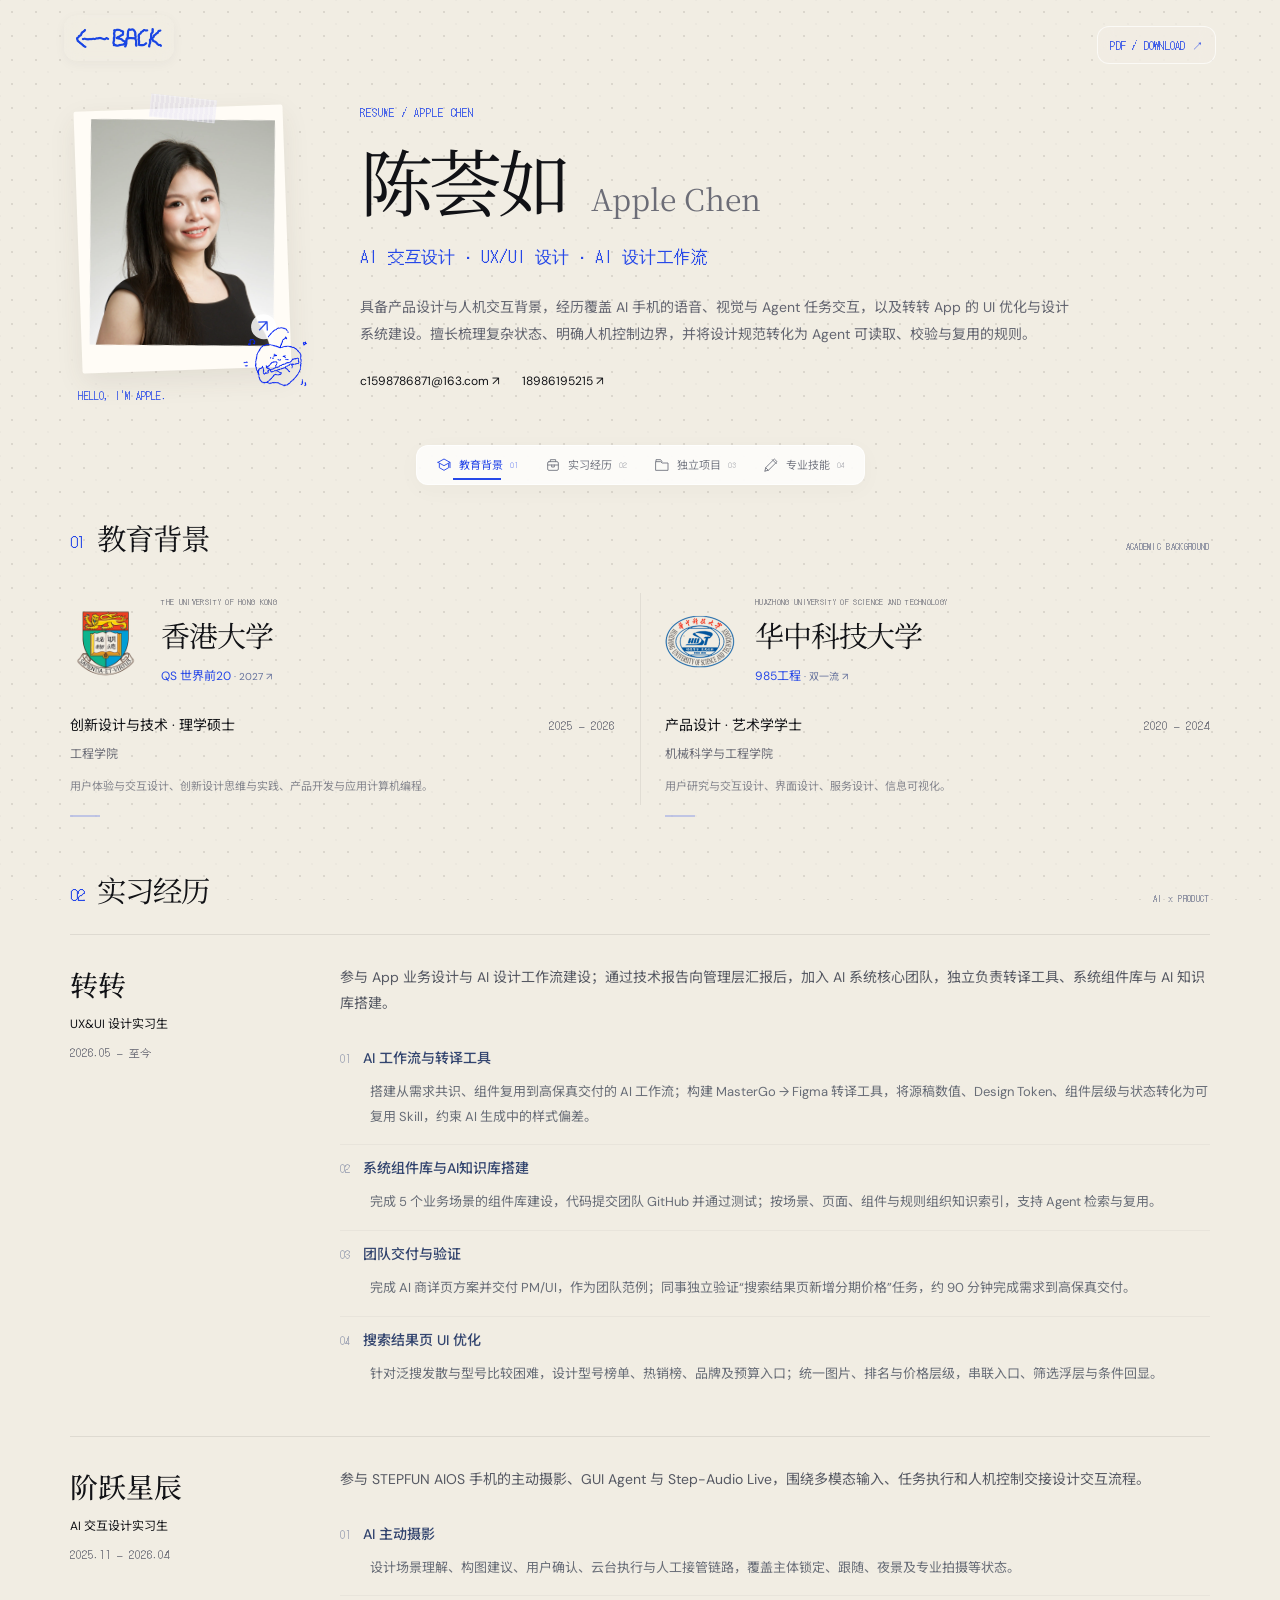
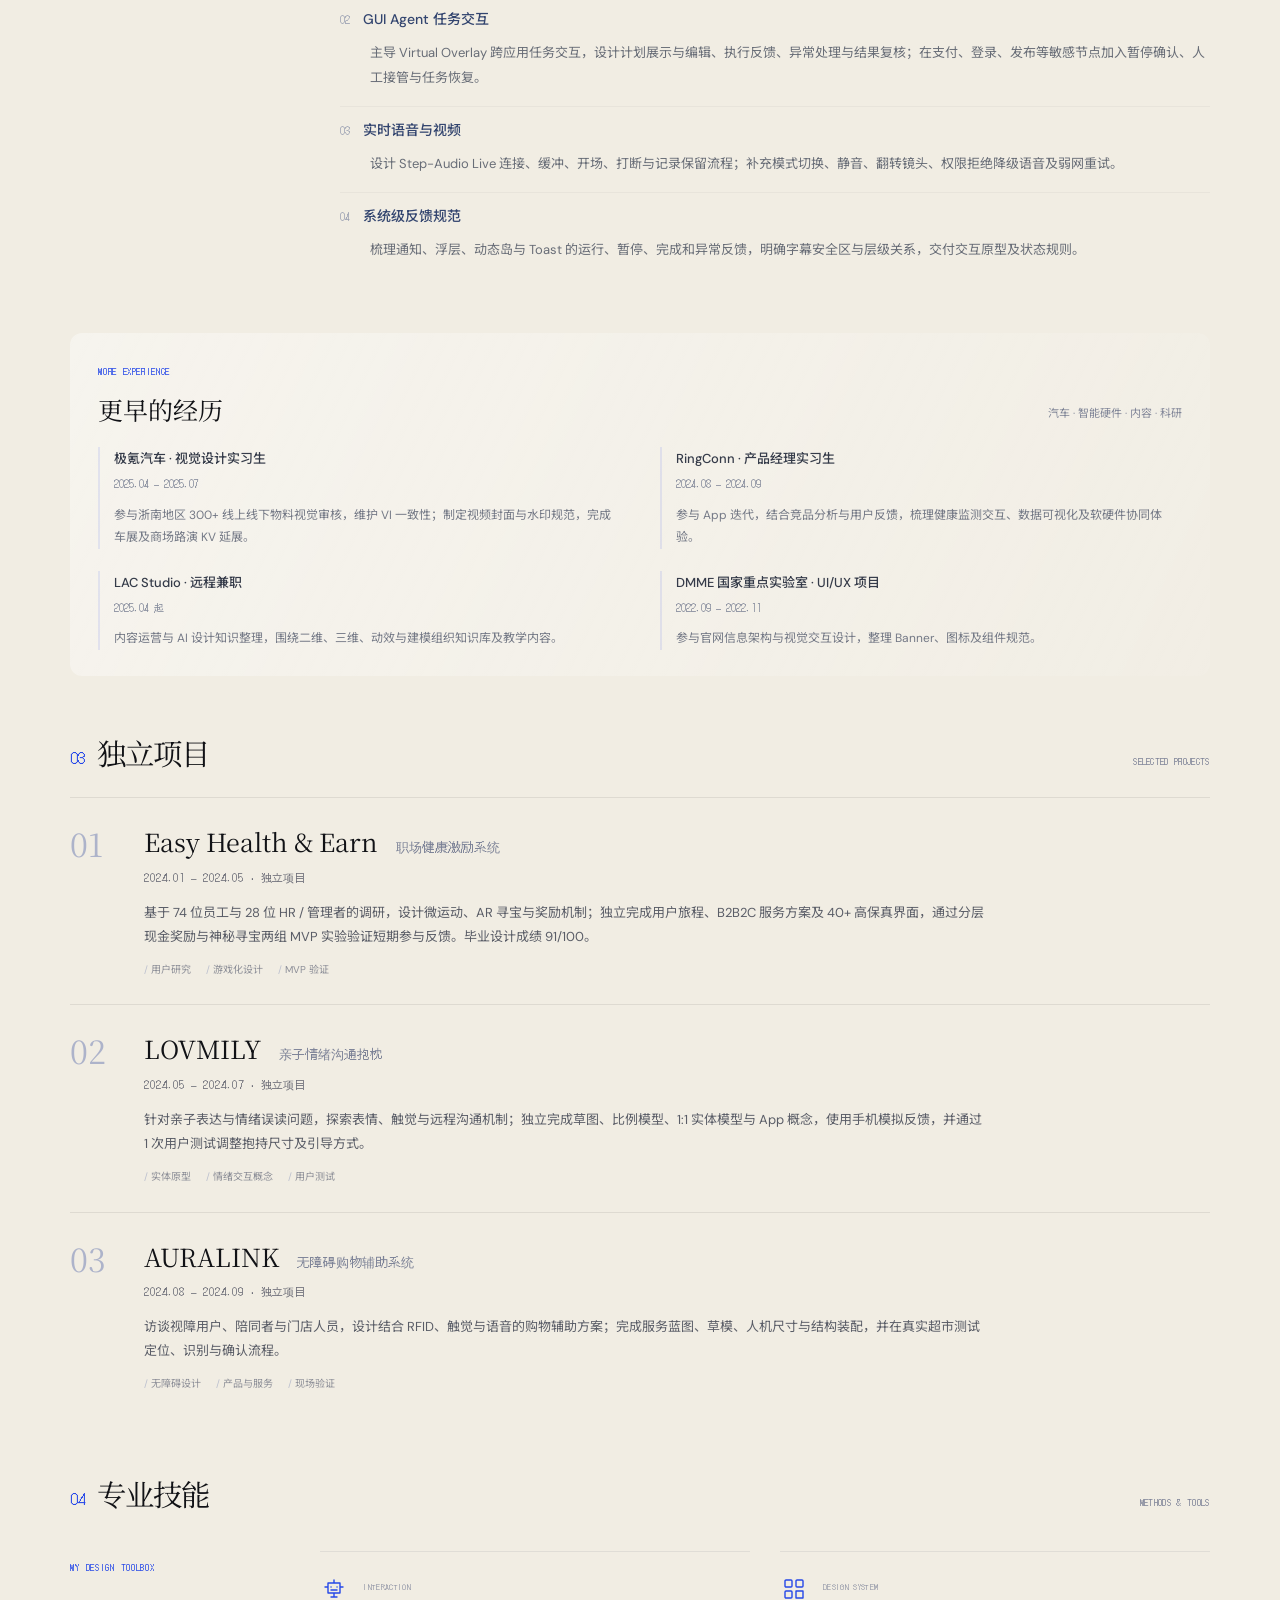
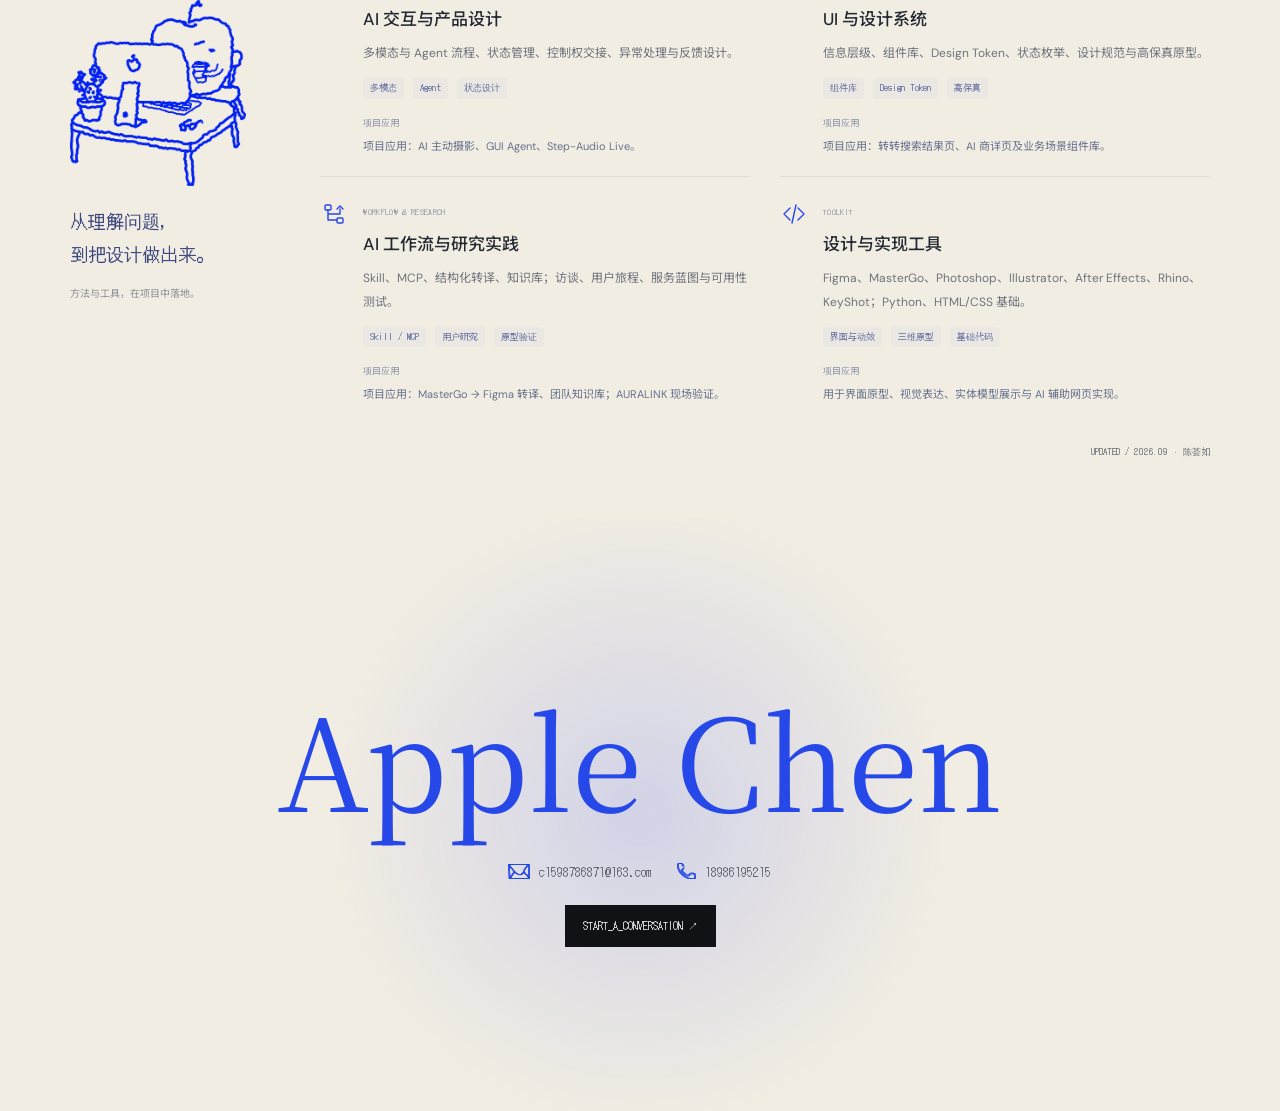
<file: resume.html>
<!doctype html><html lang="zh-CN"><head><meta charset="utf-8"><meta name="viewport" content="width=device-width,initial-scale=1"><title>陈荟如 Apple Chen — 简历</title><meta name="description" content="陈荟如的个人简历：AI 交互设计、UX/UI 与 AI 设计工作流。"><style>
:root{--blue:#2648e8;--paper:#f1ede3;--ink:#111216;--muted:#6c6d77;--serif:"Noto Serif SC",serif;--sans:"DM Sans","Noto Sans SC",sans-serif;--pixel:"DotGothic16",monospace}*{box-sizing:border-box;margin:0;padding:0}html{scroll-behavior:smooth}body{background:var(--paper);color:var(--ink);font-family:var(--sans);overflow-x:hidden}.paper-dots{position:fixed;inset:0;z-index:-1;background-image:radial-gradient(rgba(104,101,91,.17) .7px,transparent .8px),radial-gradient(rgba(104,101,91,.08) .65px,transparent .75px);background-size:24px 24px;background-position:0 0,12px 12px}.progress{position:fixed;top:0;left:0;z-index:20;width:100%;height:2px;transform:scaleX(0);transform-origin:left;background:linear-gradient(90deg,rgba(120,130,156,.28),rgba(73,92,188,.65));pointer-events:none}.pointer{position:fixed;z-index:30;width:23px;height:29px;pointer-events:none;transform:translate(-4px,-4px);filter:drop-shadow(.7px 0 0 var(--blue)) drop-shadow(-.7px 0 0 var(--blue)) drop-shadow(0 .65px 0 var(--blue));display:none}.view-pointer{position:fixed;z-index:31;width:94px;height:64px;pointer-events:none;opacity:0;transform:translate(-50%,-50%) scale(.6);transition:.2s;display:none}.view-pointer img{width:100%;height:100%;object-fit:contain}.view-pointer.on{opacity:1;transform:translate(-50%,-50%)}body.viewing .pointer{opacity:0}@media(pointer:fine){body,button,a{cursor:none}.pointer,.view-pointer{display:block}}.back{position:fixed;top:23px;left:max(34px,5vw);z-index:15;width:80px;height:30px;padding:0;border:0;background:none}.back img{width:100%;height:100%;object-fit:contain}.shell{width:min(1290px,calc(100% - 11vw));margin:auto}.meta{font:10px var(--pixel);letter-spacing:.07em;color:var(--blue)}.hero{width:min(1720px,calc(100% - 9vw));min-height:690px;height:100svh;max-height:1020px;display:grid;grid-template-columns:.92fr 1.08fr;align-items:center;gap:clamp(35px,5vw,90px);padding:55px 0 30px}.hero h1{margin:25px 0 18px;font:400 clamp(69px,7.1vw,121px)/.92 var(--serif);letter-spacing:-.068em}.hero h1 span{display:block}.hero h1 .subtitle{margin-top:19px;color:var(--blue);font:clamp(16px,1.4vw,22px)/1.55 var(--pixel);letter-spacing:0}.intro{max-width:580px;color:var(--muted);font-size:clamp(13px,1vw,16px);line-height:1.95}.tags{display:flex;gap:8px;flex-wrap:wrap;margin-top:25px}.tags span{padding:7px 9px;border:1px solid rgba(38,72,232,.18);border-radius:4px;color:#50515a;font:9px var(--pixel)}.hero-art{position:relative;min-height:590px;height:min(77svh,760px);display:grid;place-items:center}.halo{position:absolute;width:min(92%,630px);aspect-ratio:1;border-radius:50%;background:radial-gradient(circle,rgba(82,102,249,.16),rgba(116,126,177,.08) 45%,transparent 70%)}.orbit{position:absolute;width:min(90%,595px);height:62%;border:1px solid rgba(38,72,232,.14);border-radius:50%;transform:rotate(-19deg)}.orbit.second{width:76%;height:51%;transform:rotate(19deg);border-style:dashed}.hero-note{position:absolute;font:9px var(--pixel);color:var(--blue)}.hero-note.one{top:16%;right:2%}.hero-note.two{bottom:20%;left:3%}.phone{position:relative;z-index:2;width:clamp(220px,31vw,315px);aspect-ratio:.485;background:#15161c;border:6px solid #171820;border-radius:32px;padding:9px;box-shadow:0 27px 65px rgba(25,28,52,.22);overflow:hidden}.screen{position:relative;width:100%;height:100%;overflow:hidden;border-radius:21px;background:linear-gradient(158deg,#f8f8fb,#eaeaf1 55%,#f5f1ee);display:flex;flex-direction:column;align-items:center}.status{width:100%;display:flex;justify-content:space-between;padding:11px 12px 0;font:8px var(--pixel);color:#333}.screen-top{margin-top:14px;padding:5px 8px;border-radius:12px;background:rgba(255,255,255,.68);font:8px var(--pixel);color:#444}.assistant-orb{position:absolute;top:35%;left:50%;width:106px;height:106px;border-radius:50%;transform:translate(-50%,-50%);background:radial-gradient(circle at 36% 33%,#b0bbff,#536bf1 52%,#2648e8 76%);box-shadow:0 14px 40px rgba(38,72,232,.28);animation:breathe 3s ease-in-out infinite}.assistant-orb:before,.assistant-orb:after{content:"";position:absolute;top:38%;width:12px;height:17px;border-radius:50%;background:#fff}.assistant-orb:before{left:36%}.assistant-orb:after{right:29%}.wave{position:absolute;left:50%;top:56%;display:flex;align-items:center;gap:4px;height:25px;transform:translateX(-50%)}.wave i{width:3px;height:8px;background:var(--blue);border-radius:5px;animation:wave .85s ease-in-out infinite alternate}.wave i:nth-child(2){animation-delay:.12s}.wave i:nth-child(3){animation-delay:.24s}.wave i:nth-child(4){animation-delay:.36s}.wave i:nth-child(5){animation-delay:.48s}.screen-message{position:absolute;top:64%;font:12px var(--sans);color:#494b57}.screen-hint{position:absolute;top:70%;font:8px var(--pixel);color:#8a8b95}.controls{position:absolute;bottom:23px;display:flex;gap:12px}.controls i{display:grid;place-items:center;width:39px;height:39px;border-radius:50%;background:#fff;color:#50515b;font-style:normal}.controls i:last-child{color:#d95965}.float-chip{position:absolute;z-index:3;padding:8px 10px;background:rgba(250,249,246,.94);border:1px solid rgba(38,72,232,.14);border-radius:7px;box-shadow:0 9px 25px rgba(30,35,69,.09);font:9px var(--pixel);color:#464756}.float-chip.a{left:5%;top:29%}.float-chip.b{right:0;bottom:28%}.float-chip b{color:var(--blue);font-weight:400}@keyframes wave{to{height:24px}}@keyframes breathe{50%{transform:translate(-50%,-50%) scale(1.07)}}.overview{padding:69px 0 80px;text-align:center;border-top:1px solid rgba(17,18,22,.09)}.overview h2{max-width:1050px;margin:19px auto 0;font:400 clamp(31px,3.6vw,50px)/1.48 var(--serif);letter-spacing:-.045em}.overview em,.section-head em,.closing em{color:var(--blue);font-style:normal}.flow{display:flex;justify-content:center;align-items:center;gap:12px;flex-wrap:wrap;margin-top:36px}.flow span{display:flex;align-items:center;gap:8px;color:#54555f;font-size:12px}.flow span b{display:grid;place-items:center;width:25px;height:25px;border:1px solid rgba(38,72,232,.2);border-radius:50%;color:var(--blue);font:9px var(--pixel)}.flow>i{font-style:normal;color:var(--blue)}.section{padding:60px 0 70px}.section-head{display:grid;grid-template-columns:63px 1fr minmax(180px,.65fr);gap:18px;align-items:end;margin-bottom:27px}.number{font:400 clamp(36px,4vw,51px)/1 var(--serif);color:var(--blue)}.section-head h2{font:400 clamp(28px,3.1vw,43px)/1.2 var(--serif);letter-spacing:-.05em}.section-head>p{color:var(--muted);font-size:12px;line-height:1.75}.handshake{position:relative;min-height:420px;display:grid;grid-template-columns:1fr 1fr;align-items:center;gap:40px;padding:42px;background:linear-gradient(125deg,rgba(223,227,248,.83),rgba(249,247,241,.85));border-radius:17px;overflow:hidden}.handshake:before{content:"";position:absolute;right:-70px;top:-70px;width:380px;height:380px;border:1px solid rgba(38,72,232,.12);border-radius:50%}.state-copy{position:relative;z-index:2}.state-copy h3{margin:17px 0 11px;font:400 clamp(24px,2.3vw,34px)/1.35 var(--serif)}.state-copy p{max-width:430px;color:var(--muted);font-size:13px;line-height:1.9}.state-tabs{display:flex;gap:7px;margin-top:24px}.state-tab{padding:8px 10px;border:1px solid rgba(38,72,232,.17);border-radius:5px;background:rgba(255,255,255,.47);color:#595a64;font:9px var(--pixel)}.state-tab.active{background:var(--blue);border-color:var(--blue);color:#fff}.mini-phone{justify-self:center;width:190px;aspect-ratio:.49;border:5px solid #181921;border-radius:24px;padding:6px;background:#181921;box-shadow:0 17px 45px rgba(28,31,53,.19)}.mini-phone .screen{border-radius:16px}.mini-phone .assistant-orb{width:76px;height:76px}.mini-phone .controls i{width:29px;height:29px}.mini-phone .screen-message{font-size:10px}.mini-phone .controls{bottom:15px}.loop{display:grid;grid-template-columns:repeat(3,1fr);gap:14px}.loop-card{position:relative;min-height:325px;padding:24px 20px;background:rgba(250,249,246,.68);border:1px solid rgba(38,72,232,.1);border-radius:14px;overflow:hidden;transition:transform .25s,box-shadow .25s}.loop-card:hover{transform:translateY(-5px);box-shadow:0 14px 35px rgba(34,37,58,.1)}.loop-card h3{margin:17px 0 9px;font:400 22px var(--serif)}.loop-card>p{color:var(--muted);font-size:12px;line-height:1.8}.loop-visual{height:150px;position:relative;display:grid;place-items:center}.mini-wave{display:flex;align-items:center;gap:5px;height:46px}.mini-wave i{width:5px;height:12px;border-radius:5px;background:var(--blue);animation:wave 1s infinite alternate}.mini-wave i:nth-child(2n){animation-delay:.32s}.mini-wave i:nth-child(3n){animation-delay:.17s}.turn-pill{display:flex;align-items:center;gap:8px;padding:9px 13px;border:1px solid rgba(38,72,232,.2);border-radius:25px;color:var(--blue);font:10px var(--pixel)}.turn-pill:before{content:"";width:8px;height:8px;border-radius:50%;background:var(--blue);box-shadow:0 0 0 5px rgba(38,72,232,.1)}.memory-sheet{width:160px;padding:12px;background:#fff;border:1px solid rgba(38,72,232,.12);border-radius:7px;box-shadow:0 8px 25px rgba(41,44,64,.08)}.memory-sheet i{display:block;height:4px;margin:8px 0;border-radius:3px;background:#d8dcee}.memory-sheet i:nth-child(2){width:72%}.memory-sheet i:nth-child(3){width:86%}.systems{display:grid;grid-template-columns:1.06fr .94fr;gap:14px}.system-card{min-height:340px;padding:25px;border:1px solid rgba(38,72,232,.11);border-radius:15px;background:rgba(250,249,246,.68)}.system-card h3{margin:13px 0 8px;font:400 23px var(--serif)}.system-card>p{color:var(--muted);font-size:12px;line-height:1.85}.system-stage{position:relative;height:177px;margin-top:17px;display:grid;place-items:center}.subtitle-stack{width:76%;max-width:320px;padding:12px;background:#fff;border:1px solid rgba(38,72,232,.1);border-radius:9px}.subtitle-stack p{padding:8px 0;font-size:10px;color:#565761;border-bottom:1px solid #ededf1}.subtitle-stack p:last-child{border:0;color:var(--blue)}.safe-zone{position:absolute;bottom:5px;width:78%;padding:7px;border-top:1px dashed rgba(38,72,232,.45);text-align:center;color:var(--blue);font:8px var(--pixel)}.switcher{display:flex;align-items:center;gap:14px}.switch-mode{display:grid;place-items:center;width:85px;height:85px;background:#fff;border:1px solid rgba(38,72,232,.13);border-radius:12px;color:var(--blue);font:10px var(--pixel);transition:.2s}.switch-mode.active{background:var(--blue);color:white}.switch-arrow{font:19px var(--pixel);color:var(--blue)}.fallback{display:grid;grid-template-columns:repeat(2,1fr);gap:12px;margin-top:14px}.fallback-card{padding:15px;border:1px solid rgba(38,72,232,.12);border-radius:8px;background:rgba(255,255,255,.53)}.fallback-card h4{font-size:12px;color:#45464f}.fallback-card p{margin-top:7px;color:var(--muted);font-size:10px;line-height:1.75}.closing{padding:69px 0 68px;text-align:center}.closing h2{margin:17px 0 14px;font:400 clamp(31px,3.4vw,47px)/1.35 var(--serif);letter-spacing:-.045em}.closing>p{max-width:740px;margin:auto;color:var(--muted);font-size:13px;line-height:1.9}.other{padding:42px 0 65px}.other-head{display:flex;justify-content:space-between;align-items:center;margin-bottom:20px}.other-head h2{font:400 30px var(--serif)}.related{display:grid;grid-template-columns:repeat(3,1fr);gap:14px}.related-card{position:relative;height:225px;padding:18px;display:flex;align-items:end;overflow:hidden;border-radius:12px;background:#181a22;color:white}.related-card:nth-child(2){background:linear-gradient(140deg,#5969d3,#272942)}.related-card:nth-child(3){background:linear-gradient(145deg,#ded4d0,#8992d2)}.related-card:before{content:"";position:absolute;right:-25px;top:-35px;width:170px;height:170px;border:1px solid rgba(255,255,255,.2);border-radius:50%}.related-card h3{position:relative;font:400 20px var(--serif)}.related-card p{position:relative;margin-top:6px;font-size:10px;color:#e1e1eb}.footer{min-height:66vh;display:grid;place-items:center;text-align:center;position:relative;overflow:hidden}.footer:before{content:"";position:absolute;width:650px;height:650px;border-radius:50%;background:radial-gradient(circle,rgba(59,82,255,.17),transparent 68%)}.footer-inner{position:relative;z-index:2}.footer h2{font:400 clamp(72px,10vw,150px)/.9 var(--serif);color:var(--blue)}.contact{transform:translateY(20px)}.contact-line{display:flex;justify-content:center;gap:27px;margin-top:27px;color:#5d606a;font:12px var(--pixel)}.contact-item{display:flex;align-items:center;gap:9px}.contact-item img{object-fit:contain;filter:drop-shadow(.48px 0 0 var(--blue)) drop-shadow(-.48px 0 0 var(--blue)) drop-shadow(0 .44px 0 var(--blue))}.email-icon{width:21px;height:16px}.phone-icon{width:18px;height:18px}.contact-action{position:relative;display:inline-flex;margin-top:25px}.contact-button{padding:13px 18px;border:0;background:var(--ink);color:#fff;font:10px var(--pixel);transition:.2s}.contact-button:hover{background:var(--blue);transform:translateY(-4px)}.toast{position:absolute;left:50%;top:calc(100% + 13px);display:flex;align-items:center;gap:8px;padding:8px 12px;border:1px solid rgba(38,72,232,.19);border-radius:8px;background:rgba(251,250,246,.96);box-shadow:0 8px 24px rgba(42,46,80,.11);white-space:nowrap;color:#41434d;font:10px var(--pixel);opacity:0;transform:translate(-50%,-4px);transition:.2s;pointer-events:none}.toast.on{opacity:1;transform:translate(-50%,0)}.toast b{display:grid;place-items:center;width:17px;height:17px;border-radius:50%;background:rgba(38,72,232,.1);color:var(--blue);font-weight:400}@media(max-width:820px){.shell{width:calc(100% - 38px)}.hero{width:calc(100% - 38px);height:auto;min-height:100svh;grid-template-columns:1fr;gap:5px;padding-top:86px}.hero h1{font-size:clamp(70px,14vw,91px)}.hero-art{min-height:430px;height:50svh}.phone{width:205px}.section-head{grid-template-columns:42px 1fr;gap:10px}.section-head>p{grid-column:2}.handshake{grid-template-columns:1fr;padding:27px;gap:25px}.mini-phone{width:165px}.loop,.systems,.related{grid-template-columns:1fr}.loop-card{min-height:270px}.other-head{gap:10px}.other-head h2{font-size:24px}.contact-line{flex-direction:column;gap:10px}.fallback{grid-template-columns:1fr}.flow{gap:8px}.flow span{font-size:10px}.flow span b{width:21px;height:21px}.footer{min-height:58vh}}
.hero h1{font-size:clamp(55px,5.7vw,94px)}.hero h1>span:not(.subtitle){font-size:.72em;line-height:1.28}.overview h2{font-size:clamp(26px,2.75vw,39px)}.source-context{display:grid;grid-template-columns:repeat(3,1fr);gap:14px;margin:34px auto 8px;text-align:left}.source-context article{padding:17px;border:1px solid rgba(38,72,232,.12);border-radius:9px;background:rgba(250,249,246,.58)}.source-context h3{margin:12px 0 7px;font:400 17px var(--serif)}.source-context p{color:var(--muted);font-size:11px;line-height:1.8}.section-head h2{font-size:clamp(25px,2.65vw,37px)}@media(max-width:820px){.hero h1{font-size:clamp(54px,11vw,75px)}.source-context{grid-template-columns:1fr}.overview h2{font-size:26px}}.hero-ui-collage{position:relative;width:100%;height:100%;isolation:isolate}.hero-orbit{position:absolute;left:50%;top:50%;width:86%;height:59%;border:1px solid rgba(38,72,232,.16);border-radius:50%;transform:translate(-50%,-50%) rotate(-17deg)}.hero-orbit.orbit-two{width:71%;height:47%;border-style:dashed;transform:translate(-50%,-50%) rotate(23deg)}.hero-ui{position:absolute;object-fit:contain;transition:transform .48s,opacity .3s;will-change:transform}.hero-ui.main{z-index:3;left:44%;top:50%;width:70%;height:100%;transform:translate(-50%,-50%)}.hero-ui.side.right{z-index:2;right:-2%;top:20%;width:37%;height:65%;opacity:.92;transform:rotate(5deg)}.hero-ui-collage:hover .main{transform:translate(-50%,-51%)}.hero-ui-collage:hover .right{transform:rotate(7deg) translateX(5px)}.hero-state-pill{position:absolute;z-index:4;padding:7px 9px;border:1px solid rgba(38,72,232,.18);border-radius:5px;background:rgba(250,249,246,.95);color:var(--blue);font:8px var(--pixel);transition:transform .2s,background .2s}.hero-state-pill:hover{transform:translateY(-3px);background:#fff}.hero-state-pill.ready{left:3%;top:28%}.hero-state-pill.takeover{right:-1%;bottom:25%;color:#d65c68}.hero-state-pill.listening{left:12%;bottom:16%}.real-state-phone{justify-self:center;height:410px}.real-state-phone img{width:100%;height:100%;object-fit:contain;transition:opacity .2s,transform .35s}.real-state-phone img.is-switching{opacity:.15;transform:scale(.97)}.loop-visual.real-ui{height:255px}.real-ui>img{width:100%;height:100%;object-fit:contain;transition:transform .32s}.loop-card:hover .real-ui>img{transform:translateY(-6px) scale(1.035)}.system-stage.real-ui.wide{height:260px}.system-stage.real-ui.wide>img{position:absolute;inset:0;width:100%;height:100%;object-fit:contain}.system-stage.real-ui.wide .subtitle-stack,.system-stage.real-ui.wide .safe-zone{display:none}.system-stage.real-ui.split{height:220px;display:flex;align-items:center}.real-ui.split>img{width:45%;height:100%;object-fit:contain;transition:transform .3s,opacity .3s}.real-ui.split>img:hover{transform:scale(1.1);opacity:1}.real-ui.split .switcher{position:absolute;bottom:-14px;left:50%;display:flex;transform:translateX(-50%) scale(.55)}.fallback-visual{height:190px;margin-top:14px}.fallback-visual img{width:100%;height:100%;object-fit:contain;transition:transform .3s}.system-card:hover .fallback-visual img{transform:scale(1.045)}@media(max-width:820px){.hero-ui.main{width:67%}.hero-ui.side.right{width:32%}.hero-ui-collage{height:440px}.real-state-phone{height:320px}.loop-visual.real-ui{height:220px}}.system-stage.real-ui.wide>.subtitle-image{transition:opacity .34s,transform .34s}.system-stage.real-ui.wide>.subtitle-image.expanded{opacity:0}.system-card:hover .system-stage.real-ui.wide>.subtitle-image.initial{opacity:0}.system-card:hover .system-stage.real-ui.wide>.subtitle-image.expanded{opacity:1}
.hero-art{height:min(82svh,810px)}.hero-ui.main{left:49%;width:83%;height:107%}.hero-orbit{opacity:.68}.hero-detail{position:absolute;z-index:5;right:-3%;bottom:20%;width:42%;padding:10px 10px 8px;border:1px solid rgba(38,72,232,.13);border-radius:12px;background:rgba(247,245,239,.92);box-shadow:0 13px 32px rgba(36,42,63,.08);transform:rotate(2deg);transition:transform .35s}.hero-detail>span{display:block;margin:0 0 6px;color:var(--blue);font:8px var(--pixel)}.hero-detail>img{display:block;width:100%;height:82px;object-fit:cover;object-position:center 62%;border-radius:7px}.hero-ui-collage:hover .hero-detail{transform:rotate(0deg) translateY(-3px)}.hero-waveform{position:absolute;z-index:1;left:2%;top:49%;display:flex;align-items:center;gap:5px;height:62px}.hero-waveform i{width:3px;height:12px;background:rgba(38,72,232,.38);border-radius:3px;animation:wave 1.1s ease-in-out infinite alternate}.hero-waveform i:nth-child(2n){animation-delay:.35s}.hero-waveform i:nth-child(3n){animation-delay:.16s}.hero-state-pill.ready{left:1%;top:22%}.hero-state-pill.takeover{right:0;top:17%;bottom:auto}.hero-state-pill.listening{left:2%;bottom:18%}.flow{gap:13px}.flow .flow-step{gap:8px;transition:color .22s}.flow .flow-icon{display:grid;place-items:center;width:26px;height:26px;color:var(--blue);transition:transform .24s}.flow-icon svg{width:23px;height:23px;fill:none;stroke:currentColor;stroke-width:1.6;stroke-linecap:round;stroke-linejoin:round}.flow-step:hover{color:var(--blue)}.flow-step:hover .flow-icon{transform:translateY(-3px) rotate(-5deg)}.flow span b{width:auto;height:auto;border:0;color:#898994}.loop{gap:20px}.loop-card{display:grid;grid-template-rows:auto 210px auto 1fr;min-height:365px;padding:18px;background:rgba(250,249,246,.44);border-color:rgba(38,72,232,.09);overflow:hidden}.loop-card:hover{transform:none;box-shadow:none}.loop-visual.real-ui{height:210px;margin-top:10px;overflow:hidden;border-radius:9px;background:linear-gradient(145deg,rgba(229,233,246,.64),rgba(249,246,240,.7))}.loop-visual.real-ui>img{width:100%;height:100%;object-fit:cover;object-position:center 54%}.loop-card:nth-child(3) .loop-visual.real-ui>img{object-position:center 35%}.loop-card:hover .real-ui>img{transform:scale(1.045)}.loop-card h3{position:relative;z-index:2;margin:15px 0 6px;font-size:20px}.loop-card>p{position:relative;z-index:2;font-size:11px;line-height:1.75}.systems{grid-template-columns:1.14fr .86fr;gap:18px}.system-card{padding:22px;background:rgba(250,249,246,.45)}.system-stage.real-ui.wide{height:310px;overflow:hidden;border-radius:9px;background:linear-gradient(135deg,rgba(226,231,247,.65),rgba(251,249,244,.7))}.system-stage.real-ui.wide>.subtitle-image{width:76%;height:140%;left:12%;top:-9%;object-fit:cover;object-position:50% 34%}.subtitle-hint{position:absolute;z-index:3;right:12px;bottom:10px;padding:5px 7px;background:rgba(247,245,239,.9);color:var(--blue);font:8px var(--pixel)}.system-stage.real-ui.split{height:260px}.real-ui.split>img{width:49%;height:85%;object-fit:contain}.real-ui.split .switcher{bottom:1px;gap:8px;transform:translateX(-50%)}.switch-mode,.switch-mode.active{width:auto;height:auto;padding:2px 0;border:0;background:transparent;color:#777887;font:9px var(--pixel)}.switch-mode.active{color:var(--blue)}.switch-arrow{font-size:12px;color:rgba(38,72,232,.68)}.state-copy #stateLabel,.state-copy #stateTitle,.state-copy #stateDescription{transition:opacity .2s ease,transform .24s ease}.state-copy.is-transitioning #stateLabel,.state-copy.is-transitioning #stateTitle,.state-copy.is-transitioning #stateDescription{opacity:0;transform:translateY(6px)}.state-tab,.state-tab.active{background:transparent;color:#62636c;border-color:rgba(38,72,232,.15)}.state-tab.active{color:var(--blue);border-color:rgba(38,72,232,.45)}@media(max-width:820px){.hero-ui.main{width:82%;height:100%}.hero-detail{width:45%;right:0}.hero-detail>img{height:55px}.loop-card{grid-template-rows:auto 200px auto 1fr;min-height:345px}.loop-visual.real-ui{height:200px}.systems{grid-template-columns:1fr}.system-stage.real-ui.wide{height:300px}.flow .flow-icon{width:20px;height:20px}.flow-icon svg{width:19px;height:19px}}

/* editorial interaction system — v5 */
.mascot-cover{min-height:620px}.mascot-cover .mascot{position:absolute;z-index:3;left:50%;top:47%;width:min(94%,720px);height:auto;transform:translate(-50%,-50%);object-fit:contain;filter:drop-shadow(0 22px 25px rgba(197,134,0,.17));animation:mascotListen 3.2s ease-in-out infinite}.mascot-cover .mascot-shadow{position:absolute;z-index:2;left:50%;bottom:14%;width:35%;height:20px;border-radius:50%;background:rgba(74,68,57,.12);filter:blur(8px);transform:translateX(-50%);animation:shadowPulse 3.2s ease-in-out infinite}.mascot-cover .listening-copy{position:absolute;z-index:5;right:3%;top:27%;display:flex;flex-direction:column;gap:5px;padding:10px 12px;border-left:2px solid var(--blue);background:rgba(242,238,228,.7)}.listening-copy b{color:var(--blue);font:11px var(--pixel);letter-spacing:.08em}.listening-copy span{color:#62636c;font-size:10px}.mascot-cover .hero-waveform.left{left:2%;top:51%}.mascot-cover .hero-waveform.right{left:auto;right:3%;top:55%}.mascot-cover .hero-waveform i{height:16px;animation-duration:.8s}.mascot-cover .hero-waveform.right i{background:rgba(255,166,0,.55)}@keyframes mascotListen{0%,100%{transform:translate(-50%,-50%) rotate(-1deg)}45%{transform:translate(-50%,-53%) rotate(1.2deg)}60%{transform:translate(-50%,-52%) rotate(.2deg)}}@keyframes shadowPulse{0%,100%{transform:translateX(-50%) scaleX(1);opacity:.6}45%{transform:translateX(-50%) scaleX(.82);opacity:.35}}.hero-note.one{top:15%;right:2%}.hero-note.two{bottom:15%;left:2%}.handshake{grid-template-columns:.82fr 1.18fr;gap:16px;min-height:590px;padding:34px 42px}.state-copy{padding-right:12px}.real-state-phone{height:570px;width:100%;display:grid;place-items:center}.real-state-phone img{width:100%;height:100%;object-fit:contain}.state-tabs{position:relative}.state-tabs:before{content:"";position:absolute;left:8px;right:8px;top:-13px;height:1px;background:linear-gradient(90deg,var(--blue),rgba(38,72,232,.08))}.state-tab{position:relative}.state-tab:before{content:"";position:absolute;top:-18px;left:50%;width:7px;height:7px;border-radius:50%;background:var(--paper);border:1px solid rgba(38,72,232,.55);transform:translateX(-50%)}.state-tab.active:before{background:var(--blue)}.loop{position:relative;grid-template-columns:repeat(3,1fr);gap:5vw;padding:28px 0 8px}.loop:before{content:"";position:absolute;left:-6vw;right:-6vw;top:31%;height:35%;border-radius:32px;background:rgba(225,228,234,.62)}.loop:after{content:"";position:absolute;left:10%;right:10%;top:25px;height:1px;background:rgba(38,72,232,.2)}.loop-card{min-height:650px;grid-template-rows:auto 430px auto 1fr;padding:0;border:0;border-radius:0;background:transparent;overflow:visible}.loop-card:before{content:"";position:absolute;z-index:3;top:22px;left:50%;width:9px;height:9px;border-radius:50%;background:var(--blue);box-shadow:0 0 0 5px var(--paper);transform:translate(-50%,-50%)}.loop-card .meta{position:relative;z-index:4;text-align:center;padding-top:35px}.loop-visual.real-ui{position:relative;z-index:2;height:430px;margin:15px 0 10px;border-radius:0;background:none;overflow:visible}.loop-visual.real-ui>img{width:100%;height:100%;object-fit:contain;object-position:center}.loop-card:nth-child(3) .loop-visual.real-ui>img{object-position:center}.loop-card:hover .real-ui>img{transform:translateY(-8px) rotate(-.8deg)}.loop-card:nth-child(2):hover .real-ui>img{transform:translateY(-8px) rotate(.8deg)}.loop-card h3{font-size:20px}.loop-card>p{font-size:11px;line-height:1.7}.system-stage.real-ui.wide{height:440px}.system-stage.real-ui.wide>.subtitle-image{width:92%;height:116%;left:4%;top:-5%;object-fit:contain}.system-card:first-child{display:grid;grid-template-rows:auto auto auto 1fr}.system-card:first-child .system-stage{margin-top:4px}.systems{grid-template-columns:1.18fr .82fr}.system-stage.real-ui.split{height:380px}.real-ui.split>img{height:100%;width:50%}.subtitle-hint{bottom:4px}.hero-state-pill,.hero-detail{display:none!important}@media(max-width:820px){.mascot-cover{min-height:430px}.mascot-cover .mascot{width:100%}.mascot-cover .listening-copy{right:0;top:20%}.handshake{grid-template-columns:1fr;min-height:auto;padding:27px}.real-state-phone{height:430px}.loop{grid-template-columns:1fr;gap:40px}.loop:before,.loop:after,.loop-card:before{display:none}.loop-card{min-height:560px;grid-template-rows:auto 390px auto 1fr}.loop-visual.real-ui{height:390px}.loop-card .meta{text-align:left;padding-top:0}.systems{grid-template-columns:1fr}.system-stage.real-ui.wide{height:380px}}

/* compact, complete-frame presentation — v6 */
.section{padding:42px 0 46px}.section-head{margin-bottom:19px}.handshake{min-height:0;height:430px;grid-template-columns:.92fr 1.08fr;gap:8px;padding:22px 38px;overflow:hidden}.handshake:before{width:280px;height:280px}.real-state-phone{height:400px;max-height:100%;width:100%;overflow:visible}.real-state-phone img{height:100%;width:100%;object-fit:contain;object-position:center}.state-copy h3{font-size:clamp(23px,2.2vw,31px)}.state-copy p{max-width:450px}.loop{gap:24px;padding:18px 0 0}.loop:before{display:none}.loop:after{top:22px}.loop-card{display:flex;flex-direction:column;min-height:0;padding:0 8px}.loop-card:before{top:22px}.loop-card .meta{flex:0 0 auto;padding-top:34px}.loop-visual.real-ui{flex:0 0 325px;height:325px;margin:10px 0 8px;overflow:visible}.loop-visual.real-ui>img{height:100%;width:100%;object-fit:contain;object-position:center}.loop-card h3{flex:0 0 auto;margin:4px 0 6px;font-size:18px;transition:color .22s}.loop-card>p{flex:0 0 auto;margin:0;font-size:10px;line-height:1.7}.loop-card:hover h3{color:var(--blue)}.loop-card:hover .real-ui>img{transform:translateY(-4px)}.loop-card:nth-child(2):hover .real-ui>img{transform:translateY(-4px)}.systems:not(.fallback-systems){align-items:stretch}.systems:not(.fallback-systems) .system-card{min-height:0;padding:18px 20px}.systems:not(.fallback-systems) .system-card h3{margin:10px 0 6px;font-size:20px}.systems:not(.fallback-systems) .system-card>p{font-size:10px;line-height:1.7}.system-stage.real-ui.wide{height:270px;margin-top:8px;overflow:hidden;background:none}.system-stage.real-ui.wide>.subtitle-image.expanded{position:absolute;inset:0;width:100%;height:100%;opacity:1!important;object-fit:contain;object-position:center;transform:none!important}.system-stage.real-ui.wide .subtitle-hint{display:none}.system-stage.real-ui.split{height:255px;margin-top:8px}.real-ui.split>img{width:50%;height:82%;object-fit:contain}.real-ui.split .switcher{bottom:1px}.fallback-systems{grid-template-columns:1fr 1fr;gap:16px}.fallback-systems .system-card{display:grid;grid-template-columns:190px minmax(0,1fr);grid-template-rows:auto auto auto 1fr;column-gap:15px;row-gap:0;min-height:0;padding:18px}.fallback-systems .system-card>.meta,.fallback-systems .system-card>h3,.fallback-systems .system-card>p{grid-column:1/-1}.fallback-systems .system-card>h3{font-size:20px;margin:9px 0 5px}.fallback-systems .system-card>p{font-size:10px;line-height:1.7}.fallback-systems .fallback-visual{grid-column:1;grid-row:4;height:150px;margin-top:12px}.fallback-systems .fallback{grid-column:2;grid-row:4;display:grid;grid-template-columns:1fr;gap:7px;align-content:center;margin-top:12px}.fallback-systems .fallback-card{padding:9px 10px}.fallback-systems .fallback-card h4{font-size:10px}.fallback-systems .fallback-card p{margin-top:4px;font-size:9px;line-height:1.55}.fallback-systems .system-card:hover .fallback-visual img{transform:translateY(-3px)}@media(max-width:820px){.section{padding:32px 0 35px}.handshake{height:auto;grid-template-columns:1fr;padding:22px}.real-state-phone{height:350px}.loop{grid-template-columns:1fr;gap:25px}.loop-card{align-items:center;text-align:center}.loop-visual.real-ui{flex-basis:300px;height:300px;width:100%}.systems:not(.fallback-systems){grid-template-columns:1fr}.system-stage.real-ui.wide{height:300px}.fallback-systems{grid-template-columns:1fr}.fallback-systems .system-card{grid-template-columns:145px minmax(0,1fr)}.fallback-systems .fallback-visual{height:125px}}

/* framed animation, complete screenshots and clearly separated annotations */
.mascot-cover{min-height:610px}.mascot-cover .mascot{top:45%;width:min(87%,630px);filter:drop-shadow(0 15px 19px rgba(158,110,12,.10));animation:mascotFloat 4.2s ease-in-out infinite}.mascot-cover .mascot-shadow{bottom:25%;width:29%;height:13px;background:rgba(81,75,66,.10)}.mascot-cover .hero-orbit{top:44%;width:83%;height:49%;opacity:.55}.mascot-cover .hero-orbit.orbit-two{width:66%;height:38%}.mascot-cover .hero-waveform.left{left:3%;top:48%}.mascot-cover .hero-waveform.right{right:5%;top:51%}.mascot-cover .listening-copy{right:0;top:29%;padding:8px 10px}.cover-live-status{position:absolute;z-index:5;top:11%;left:50%;display:flex;align-items:center;gap:8px;padding:6px 13px 6px 6px;border:1px solid rgba(38,72,232,.12);border-radius:24px;background:rgba(249,248,244,.9);transform:translateX(-50%)}.cover-live-status img{width:25px;height:25px;object-fit:contain}.cover-live-status>span{font:11px var(--pixel);color:var(--ink)}.cover-live-status>i{width:6px;height:6px;border-radius:50%;background:#56bd83;box-shadow:0 0 0 4px rgba(86,189,131,.11)}.cover-caption{position:absolute;z-index:5;left:50%;bottom:20%;display:flex;align-items:center;gap:5px;transform:translateX(-50%)}.cover-caption>i{width:5px;height:5px;border-radius:50%;background:#74747c;animation:captionPulse 1.15s ease-in-out infinite}.cover-caption>i:nth-child(2){animation-delay:.15s}.cover-caption>i:nth-child(3){animation-delay:.3s}.cover-caption>span{margin-left:5px;color:#696a73;font:11px var(--pixel)}.cover-controls{position:absolute;z-index:5;left:50%;bottom:7%;display:flex;align-items:center;gap:17px;transform:translateX(-50%)}.cover-control{display:grid;place-items:center;width:44px;height:44px;transition:transform .22s ease,filter .22s ease}.cover-control>img{display:block;width:100%;height:100%;object-fit:contain}.cover-control:hover{transform:translateY(-4px) scale(1.05);filter:drop-shadow(0 5px 8px rgba(29,30,37,.13))}.cover-control.hangup:hover{transform:translateY(-4px) rotate(8deg)}@keyframes mascotFloat{0%,100%{transform:translate(-50%,-50%)}50%{transform:translate(-50%,calc(-50% - 8px))}}@keyframes captionPulse{0%,75%,100%{opacity:.35;transform:translateY(0)}35%{opacity:1;transform:translateY(-3px)}}
.handshake{height:425px}.real-state-phone{height:385px}.real-state-phone img{object-fit:contain;object-position:center center}
.loop{display:grid;grid-template-columns:repeat(3,minmax(0,1fr));align-items:start;column-gap:clamp(20px,4vw,62px);padding:0!important}.loop:before,.loop:after,.loop-card:before{display:none!important}.loop-card{display:grid!important;grid-template-columns:minmax(0,1fr);grid-template-rows:22px clamp(300px,28vw,385px) auto auto;row-gap:7px;min-height:0!important;padding:0!important;align-items:start}.loop-card>.meta{grid-row:1;align-self:center;padding:0!important;text-align:center}.loop-card>.loop-visual.real-ui{grid-row:2;position:relative;width:100%;height:100%!important;min-height:0;max-height:100%;margin:0!important;overflow:visible;align-self:stretch}.loop-card>.loop-visual.real-ui>img{display:block;width:100%;height:100%!important;max-height:100%;object-fit:contain!important;object-position:center center!important}.loop-card>h3{grid-row:3;position:relative;margin:4px 0 0!important;padding:0 4px;font-size:17px;line-height:1.35}.loop-card>p{grid-row:4;position:relative;margin:0!important;padding:0 4px 6px;font-size:10px;line-height:1.65}.loop-card:hover .real-ui>img,.loop-card:nth-child(2):hover .real-ui>img{transform:translateY(-3px)}.feature-callout{position:absolute;z-index:4;right:5%;bottom:16%;display:flex;align-items:center;gap:4px;padding:5px 8px;border:1px solid rgba(38,72,232,.2);border-radius:14px;background:rgba(255,255,255,.95);color:var(--blue);box-shadow:0 5px 12px rgba(30,37,66,.08);transition:transform .23s ease,box-shadow .23s ease}.feature-callout>b{font:8px var(--pixel);font-weight:400;white-space:nowrap}.feature-wave>i{width:2px;height:7px;border-radius:2px;background:var(--blue);animation:featureWave .75s ease-in-out infinite alternate}.feature-wave>i:nth-child(2){height:12px;animation-delay:.2s}.feature-wave>i:nth-child(3){animation-delay:.36s}.feature-interrupt{color:#d84f69;border-color:rgba(216,79,105,.25)}.feature-interrupt>span{font-size:10px}.feature-memory{right:3%;bottom:21%}.feature-memory>span{display:grid;place-items:center;width:14px;height:14px;border-radius:50%;background:var(--blue);color:#fff;font-size:11px}.loop-card:hover .feature-callout{transform:translateY(-4px);box-shadow:0 8px 17px rgba(30,37,66,.11)}@keyframes featureWave{to{height:14px}}
@media(max-width:820px){.mascot-cover{min-height:420px}.mascot-cover .mascot{width:96%;top:45%}.cover-live-status{top:8%}.cover-controls{bottom:4%;gap:11px}.cover-control{width:37px;height:37px}.cover-caption{bottom:16%}.mascot-cover .listening-copy{top:25%;right:0}.handshake{height:auto}.real-state-phone{height:350px}.loop{grid-template-columns:1fr;row-gap:28px}.loop-card{grid-template-rows:22px min(380px,70vh) auto auto;text-align:center}.loop-card>p{max-width:420px;margin:0 auto!important}.feature-callout{right:18%}}
@media(prefers-reduced-motion:reduce){.mascot-cover .mascot,.cover-caption>i,.feature-wave>i{animation:none}}

/* Hard layout boundaries: media must never determine its parent's height. */
.section{position:relative;isolation:isolate}.section+.section{clear:both}.handshake{height:410px!important;min-height:410px!important;max-height:410px!important;overflow:hidden!important;grid-template-columns:minmax(0,1fr) minmax(0,.86fr)!important;padding:20px 38px!important}.handshake>.state-copy{min-width:0}.handshake>.real-state-phone{position:relative!important;display:block!important;width:100%!important;height:350px!important;min-height:350px!important;max-height:350px!important;overflow:hidden!important}.handshake>.real-state-phone>img{position:absolute!important;inset:0!important;display:block!important;width:100%!important;height:100%!important;max-width:100%!important;max-height:100%!important;object-fit:contain!important;object-position:center!important;transform:none!important}.loop{position:relative!important;display:grid!important;grid-template-columns:repeat(3,minmax(0,1fr))!important;align-items:start!important;column-gap:clamp(22px,4vw,64px)!important;margin:0!important;padding:0!important;overflow:visible!important}.loop:before,.loop:after,.loop-card:before{display:none!important}.loop>.loop-card{position:relative!important;display:flex!important;flex-direction:column!important;align-items:stretch!important;justify-content:flex-start!important;width:100%!important;min-width:0!important;min-height:0!important;height:auto!important;margin:0!important;padding:0!important;overflow:visible!important;transform:none!important}.loop>.loop-card>.meta{position:relative!important;flex:0 0 21px!important;height:21px!important;margin:0 0 8px!important;padding:0!important;text-align:center!important}.loop>.loop-card>.loop-visual.real-ui{position:relative!important;flex:0 0 290px!important;width:100%!important;height:290px!important;min-height:290px!important;max-height:290px!important;margin:0!important;padding:0!important;overflow:hidden!important}.loop>.loop-card>.loop-visual.real-ui>img{position:absolute!important;inset:0!important;display:block!important;width:100%!important;height:100%!important;max-width:100%!important;max-height:100%!important;object-fit:contain!important;object-position:center center!important;transform:none!important}.loop>.loop-card>h3{position:relative!important;z-index:2!important;flex:0 0 auto!important;margin:12px 0 4px!important;padding:0 3px!important;font-size:17px!important;line-height:1.35!important}.loop>.loop-card>p{position:relative!important;z-index:2!important;flex:0 0 auto!important;width:100%!important;margin:0!important;padding:0 3px!important;font-size:10px!important;line-height:1.65!important}.feature-callout{right:8%!important;bottom:15%!important;max-width:46%;transform:scale(.91);transform-origin:right center}.feature-memory{bottom:21%!important}.loop-card:hover .feature-callout{transform:translateY(-3px) scale(.91)}.systems:not(.fallback-systems) .system-stage.real-ui.wide{height:320px!important}.systems:not(.fallback-systems) .system-stage.real-ui.wide>.subtitle-image.expanded{position:absolute!important;inset:0!important;width:100%!important;height:100%!important;object-fit:contain!important}.systems:not(.fallback-systems) .system-stage.real-ui.split{height:295px!important}@media(min-width:1650px){.loop>.loop-card>.loop-visual.real-ui{flex-basis:325px!important;height:325px!important;min-height:325px!important;max-height:325px!important}}@media(max-width:820px){.handshake{height:auto!important;min-height:0!important;max-height:none!important;grid-template-columns:1fr!important;padding:22px!important}.handshake>.real-state-phone{height:320px!important;min-height:320px!important;max-height:320px!important}.loop{grid-template-columns:1fr!important;row-gap:28px!important}.loop>.loop-card>.loop-visual.real-ui{flex-basis:330px!important;height:330px!important;min-height:330px!important;max-height:330px!important}.loop>.loop-card>h3,.loop>.loop-card>p{text-align:center!important}.feature-callout{right:20%!important}}

/* Larger complete loop screens and a compact, upright systems chapter. */
.handshake>.real-state-phone{overflow:visible!important}.handshake>.real-state-phone>img{filter:drop-shadow(0 14px 23px rgba(29,32,45,.18))}.loop>.loop-card>.loop-visual.real-ui{flex-basis:355px!important;height:355px!important;min-height:355px!important;max-height:355px!important}.loop>.loop-card>h3{margin-top:50px!important}.feature-callout{display:none!important}.systems:not(.fallback-systems){align-items:start!important}.systems:not(.fallback-systems) .system-card{min-height:0!important;height:auto!important;padding:17px 20px 14px!important}.systems:not(.fallback-systems) .system-card h3{margin:8px 0 5px!important}.systems:not(.fallback-systems) .system-card>p{margin-bottom:0!important}.systems:not(.fallback-systems) .system-stage.real-ui.wide{height:205px!important;max-height:205px!important;margin-top:10px!important;overflow:hidden!important}.systems:not(.fallback-systems) .system-stage.real-ui.wide>.subtitle-image.expanded{inset:auto!important;left:50%!important;top:0!important;width:220px!important;height:440px!important;max-width:none!important;max-height:none!important;object-fit:cover!important;object-position:center 35%!important;transform:translateX(-50%)!important;filter:drop-shadow(0 8px 14px rgba(30,33,42,.13))}.systems:not(.fallback-systems) .system-stage.real-ui.split{height:205px!important;max-height:205px!important;margin-top:10px!important}.systems:not(.fallback-systems) .system-stage.real-ui.split>img{height:74%!important;max-height:150px!important}.systems:not(.fallback-systems) .real-ui.split .switcher{bottom:0!important}@media(min-width:1650px){.loop>.loop-card>.loop-visual.real-ui{flex-basis:390px!important;height:390px!important;min-height:390px!important;max-height:390px!important}}@media(max-width:820px){.loop>.loop-card>.loop-visual.real-ui{flex-basis:345px!important;height:345px!important;min-height:345px!important;max-height:345px!important}.loop>.loop-card>h3{margin-top:24px!important}.systems:not(.fallback-systems) .system-stage.real-ui.wide,.systems:not(.fallback-systems) .system-stage.real-ui.split{height:205px!important}}

/* Larger readable screens, protected navigation and a clean interactive mascot. */
.back{width:108px!important;height:46px!important;top:15px!important;padding:8px 12px!important;border-radius:13px!important;background:rgba(241,237,227,.82)!important;-webkit-backdrop-filter:blur(12px);backdrop-filter:blur(12px);box-shadow:0 3px 14px rgba(44,42,36,.055)}
.loop>.loop-card>.meta{transform:translateY(20px)!important;margin-bottom:28px!important}
.loop>.loop-card>.loop-visual.real-ui{flex-basis:462px!important;height:462px!important;min-height:462px!important;max-height:462px!important}
.mascot-eye-layer{position:absolute;z-index:4;left:50%;top:45%;width:min(87%,630px);aspect-ratio:1;transform:translate(-50%,-50%);pointer-events:none;animation:mascotFloat 4.2s ease-in-out infinite}
.mascot-eye{position:absolute;width:12.1%;aspect-ratio:1;border-radius:50%;background:#fff;transform:translate(-50%,-50%);overflow:hidden}
.mascot-eye-left{left:39.16%;top:47.78%}.mascot-eye-right{left:59.57%;top:51.95%}
.mascot-eye>i{position:absolute;left:50%;top:50%;width:83%;height:83%;border-radius:50%;background:#080807;transform:translate(calc(-50% + var(--gaze-x,0px)),calc(-50% + var(--gaze-y,0px)));transition:transform .16s ease-out}
.listening-ripples{position:absolute;z-index:5;left:9%;top:35%;width:60px;height:95px;pointer-events:none}
.listening-ripples>i{position:absolute;left:0;top:50%;width:20px;height:34px;border:3px solid rgba(55,82,235,.52);border-right:0;border-radius:30px 0 0 30px;transform:translateY(-50%);animation:listenRipple 1.55s ease-out infinite}
.listening-ripples>i:nth-child(2){left:-12px;width:31px;height:52px;animation-delay:.22s}.listening-ripples>i:nth-child(3){left:-24px;width:42px;height:70px;animation-delay:.44s}
@keyframes listenRipple{0%,100%{opacity:.24}45%{opacity:.82}}
@media(min-width:1650px){.loop>.loop-card>.loop-visual.real-ui{flex-basis:507px!important;height:507px!important;min-height:507px!important;max-height:507px!important}}
@media(max-width:820px){.back{width:96px!important;height:42px!important}.loop>.loop-card>.loop-visual.real-ui{flex-basis:390px!important;height:390px!important;min-height:390px!important;max-height:390px!important}.mascot-eye-layer{width:96%}.listening-ripples{left:8%;transform:scale(.75)}}
@media(prefers-reduced-motion:reduce){.mascot-eye-layer,.listening-ripples>i{animation:none}}

/* Exact approved homepage hero typography, adapted to a two-line Chinese project title. */
.hero>.heroCopy>.sys{font:11px var(--pixel)!important;color:var(--blue);letter-spacing:.12em!important}
.hero>.heroCopy>h1{font:400 clamp(62px,7.6vw,120px)/.88 var(--serif)!important;letter-spacing:-.065em!important;margin:24px 0!important}
.hero>.heroCopy>h1>span:not(.subtitle){display:block;color:var(--ink);font:inherit;letter-spacing:inherit;margin-top:8px}
.hero>.heroCopy>h1>.subtitle{display:block;color:var(--blue);font:400 clamp(17px,1.48vw,22px)/1.72 var(--pixel)!important;letter-spacing:.012em!important;margin-top:22px!important}
.hero>.heroCopy>.intro{font:400 clamp(15px,1.14vw,18px)/1.8 var(--sans)!important;color:var(--muted);max-width:640px}
.hero>.heroCopy>.tags{gap:10px!important;margin-top:30px!important}
.hero>.heroCopy>.tags>span{padding:9px 12px!important;font:10px var(--pixel)!important;border:1px solid rgba(38,72,232,.16);border-radius:5px;background:rgba(255,255,255,.2);transition:color .24s,border-color .24s,letter-spacing .3s,background .24s}
::highlight(hero-title-character){color:#3b55e7;text-shadow:1px 1px 0 rgba(59,85,231,.1)}
::highlight(hero-blue-character){color:#20243a}
::highlight(hero-body-character){color:#4057dd}
::highlight(hero-meta-character){color:#171a29}
.mascot-cover .hero-waveform.left{top:calc(48% - 80px)!important}
.back{width:110px!important;height:46px!important;padding:8px 12px!important;border:0!important;border-radius:13px!important;background:rgba(241,237,227,.49)!important;-webkit-backdrop-filter:blur(10px) saturate(1.08)!important;backdrop-filter:blur(10px) saturate(1.08)!important;box-shadow:0 3px 12px rgba(36,43,65,.045)!important}
.loop>.loop-card>.loop-visual.real-ui{top:-15px!important}
.loop>.loop-card>h3,.loop>.loop-card>p{top:-70px!important}
/* One shared vertical rhythm: relative offsets must not leave phantom space. */
.section{padding-top:36px!important;padding-bottom:36px!important}
.section+.section{padding-top:36px!important}
.section-head{margin-bottom:22px!important}
.section:has(>.loop){padding-bottom:20px!important}
.section:has(>.loop)>.loop{margin-bottom:-66px!important}
.section:has(>.systems){padding-bottom:28px!important}
.section:has(>.loop)+.section,.section:has(>.systems)+.section{padding-top:36px!important}
/* Quiet image/caption feedback; presentation, not a false button affordance. */
.loop>.loop-card>.loop-visual.real-ui>img{transition:transform .34s cubic-bezier(.22,.68,0,1),filter .34s ease!important;transform-origin:50% 52%!important}
.loop>.loop-card:hover>.loop-visual.real-ui>img{transform:translateY(-3px) scale(1.014)!important;filter:drop-shadow(0 14px 19px rgba(38,42,61,.13))!important}
.loop>.loop-card>h3,.loop>.loop-card>p{transition:color .26s ease!important}
.loop>.loop-card:hover>h3{color:var(--blue)!important}
.loop>.loop-card:hover>p{color:#555968!important}
.section-head h2 em,.section-head .number{transition:color .26s ease,text-shadow .3s ease!important}
.section-head:hover h2 em{text-shadow:0 0 18px rgba(65,86,239,.13)!important}
.system-card .meta{transition:color .26s ease!important}
.system-card:hover .meta{color:var(--blue)!important}
@media(prefers-reduced-motion:reduce){.loop>.loop-card>.loop-visual.real-ui>img,.loop>.loop-card>h3,.loop>.loop-card>p,.section-head h2 em,.system-card .meta{transition:none!important}.loop>.loop-card:hover>.loop-visual.real-ui>img{transform:none!important}}
@media(max-width:1120px){.hero>.heroCopy>h1{font-size:clamp(57px,7vw,91px)!important}}
@media(max-width:820px){.hero>.heroCopy>h1{font-size:clamp(49px,10vw,78px)!important}.back{width:98px!important;height:42px!important}.mascot-cover .hero-waveform.left{top:calc(48% - 50px)!important}.loop>.loop-card>.loop-visual.real-ui,.loop>.loop-card>h3,.loop>.loop-card>p{top:0!important}.section{padding-top:28px!important;padding-bottom:28px!important}.section:has(>.loop)>.loop{margin-bottom:0!important}}


.pointer{width:23px!important;height:29px!important;transform:translate(-4px,-4px)!important;filter:drop-shadow(.7px 0 0 var(--blue)) drop-shadow(-.7px 0 0 var(--blue)) drop-shadow(0 .65px 0 var(--blue))!important}
.contact-item img{object-fit:contain!important;filter:drop-shadow(.48px 0 0 var(--blue)) drop-shadow(-.48px 0 0 var(--blue)) drop-shadow(0 .44px 0 var(--blue))!important}
.email-icon{width:21px!important;height:16px!important}
.phone-icon{width:18px!important;height:18px!important}

.back{display:block;text-decoration:none}
.back img{display:block;width:100%;height:100%;object-fit:contain}
.pdf-download{position:fixed;z-index:15;top:26px;right:max(34px,5vw);font-family:var(--pixel);font-size:11px;letter-spacing:.02em;color:var(--blue);text-decoration:none;padding:8px 12px;border-radius:12px;background:rgba(241,237,227,.58);border:1px solid rgba(255,255,255,.68);-webkit-backdrop-filter:blur(10px);backdrop-filter:blur(10px);transition:transform .25s ease,background .25s ease,color .25s ease}
.pdf-download:hover{transform:translateY(-2px);background:var(--blue);color:#fff}
@media(max-width:700px){.pdf-download{top:20px;right:14px;font-size:9px;padding:7px 9px}}
</style><style>
html{scroll-behavior:smooth;scroll-padding-top:95px}body{font-size:14px;line-height:1.85}body,button,a{cursor:auto}a{color:inherit;text-decoration:none}button{font:inherit}button,a{-webkit-tap-highlight-color:transparent}.pointer{display:none!important}body.cursor-ready .pointer{display:block!important}@media(pointer:fine){body.cursor-ready,body.cursor-ready a,body.cursor-ready button,body.cursor-ready summary{cursor:none}}.paper-dots{z-index:0;pointer-events:none}main,.resume-top,.resume-nav{position:relative}main{z-index:1}.back{z-index:15}.resume-top{width:min(1290px,89%);margin:0 auto;padding:110px 0 48px;display:grid;grid-template-columns:1fr 1.05fr;gap:8%;align-items:end}.resume-top .eyebrow{font:12px var(--pixel);color:var(--blue);margin-bottom:27px}.resume-top h1{font:400 clamp(55px,5.7vw,94px)/1.12 var(--serif);letter-spacing:-.068em}.name-en{font:400 29px/1.3 var(--serif);margin:18px 0;color:var(--muted)}.resume-specialty{font:17px/1.8 var(--pixel);color:var(--blue)}.profile{font-size:15px;line-height:1.95;color:#525561;max-width:580px}.contact-links{display:flex;flex-wrap:wrap;gap:8px 20px;margin-top:24px;font-size:12px}.contact-links a{border-bottom:1px solid #a4a8bc}.contact-links a:hover{color:var(--blue);border-color:var(--blue)}.resume-nav{position:sticky;top:0;z-index:14;background:rgba(255,255,255,.72);backdrop-filter:blur(18px);width:min(1290px,89%);margin:auto;border-radius:10px;display:flex;justify-content:space-between;align-items:center;padding:10px 18px;box-shadow:0 4px 20px #252a4510}.nav-links{display:flex;gap:5px}.nav-links a{padding:7px 15px;border-radius:6px;font-size:12px;transition:background .2s,color .2s}.nav-links a.active{background:#2648e810;color:var(--blue)}.nav-links a:hover{color:var(--blue)}.print-button{border:0;background:transparent;color:var(--muted);font-size:12px;padding:6px}.print-button:hover{color:var(--blue)}.resume-section{padding:42px 0 14px;scroll-margin-top:25px}.resume-section header{display:flex;align-items:baseline;justify-content:space-between;margin:0 0 28px;gap:20px}.resume-section h2{font:400 clamp(25px,2.65vw,37px)/1.2 var(--serif);letter-spacing:-.05em}.section-label{color:var(--blue);font:11px var(--pixel)}.job{display:grid;grid-template-columns:230px 1fr;gap:44px;padding:28px 0;border-top:1px solid #11121619}.job-meta h3{font:500 25px/1.4 var(--serif)}.job-meta p{font-size:13px;margin:9px 0 5px}.job time,.resume-project time,.edu time{font:11px/1.8 var(--pixel);color:var(--muted)}.job-intro{font-size:14px;margin-bottom:17px;color:#3d414c}.job-content ul{list-style:none;display:grid;gap:14px}.job-content li{font-size:13px;color:#5a5d67;line-height:1.95}.job-content strong{display:block;color:var(--ink);font-size:14px;font-weight:500}.earlier{border-top:1px solid #11121619;margin:12px 0}.earlier summary{display:flex;align-items:center;justify-content:space-between;padding:18px 0;list-style:none;font-size:13px;cursor:pointer}.earlier summary::-webkit-details-marker{display:none}.earlier summary:after{content:'＋';font-size:20px;color:var(--blue)}.earlier[open] summary:after{content:'−'}.earlier-list{display:grid;grid-template-columns:1fr 1fr;gap:22px 45px;padding:10px 0 28px}.earlier-list h3{font-size:14px;font-weight:500}.earlier-list p,.earlier-list time{font-size:12px;color:var(--muted)}.resume-project{display:grid;grid-template-columns:45px 1fr;gap:18px;padding:26px 0;border-top:1px solid #11121619}.project-no{font:23px var(--pixel);color:var(--blue)}.resume-project h3{font:400 24px/1.5 var(--serif)}.project-sub{color:var(--blue);font:14px/1.8 var(--pixel)}.resume-project p:not(.project-sub){font-size:13px;color:#5a5d67;margin:12px 0;max-width:920px}.skill-tags{display:flex;gap:8px;flex-wrap:wrap;margin-top:14px}.skill-tags span{font-size:10px;padding:3px 9px;background:#2648e808;border-radius:4px;color:#525875}.education-grid{display:grid;grid-template-columns:1fr 1fr;gap:35px;padding-top:22px;border-top:1px solid #11121619}.edu h3{font:400 22px/1.5 var(--serif)}.edu p{font-size:13px;margin-top:8px}.edu .courses{color:var(--muted);font-size:12px}.skills-grid{display:grid;grid-template-columns:1fr 1fr;gap:22px 45px;margin:28px 0 10px;padding-top:26px;border-top:1px solid #11121619}.skills-grid h3{font-size:13px;font-weight:500}.skills-grid p{color:var(--muted);font-size:12px}.resume-note{font:10px var(--pixel);color:var(--muted);margin:35px 0 15px}.footer{margin-top:35px}::highlight(resume-hover){color:var(--blue)}.resume-specialty::highlight(resume-hover){color:var(--ink)}:focus-visible{outline:2px solid var(--blue);outline-offset:5px}.copy-status{position:fixed;bottom:25px;left:50%;transform:translateX(-50%);background:var(--ink);color:white;padding:10px 20px;border-radius:7px;font-size:12px;z-index:25;display:none}.copy-status.show{display:block}
@media(max-width:850px){.resume-top{grid-template-columns:1fr;gap:28px;padding-top:95px}.resume-top h1{font-size:60px}.job{grid-template-columns:180px 1fr;gap:25px}.nav-links a{padding:7px 10px}.resume-nav{padding:9px}.resume-specialty{font-size:15px}}
@media(max-width:600px){.resume-top{padding-bottom:30px}.resume-top h1{font-size:54px}.profile{font-size:14px}.resume-nav{width:94%}.nav-links{gap:0;flex:1;justify-content:space-between}.nav-links a{font-size:11px;padding:7px}.print-button{display:none}.resume-section header{margin-bottom:20px}.section-label{font-size:9px}.job{grid-template-columns:1fr;gap:18px}.job-meta{display:grid;grid-template-columns:1fr auto;align-items:center}.job-meta p{grid-row:2}.job-meta time{grid-column:2;grid-row:1/3}.job-meta h3{font-size:23px}.earlier-list,.education-grid,.skills-grid{grid-template-columns:1fr}.resume-project{grid-template-columns:30px 1fr;gap:12px}.resume-project h3{font-size:21px}.resume-section{padding-top:32px}.footer h2{font-size:65px}}
@media(prefers-reduced-motion:reduce){html{scroll-behavior:auto}*,*:before,*:after{animation:none!important;transition:none!important}}
@media print{@page{size:A4;margin:14mm}body{background:white;font-size:10pt}.back,.pointer,.progress,.paper-dots,.resume-nav,.footer,.copy-status,.contact-links,.resume-note{display:none!important}.resume-top,.shell{width:100%;max-width:none}.resume-top{padding:0 0 20px;gap:30px;grid-template-columns:1fr 1fr}.resume-top h1{font-size:35px}.name-en{font-size:20px;margin:8px 0}.resume-specialty{font-size:11px}.profile{font-size:10px}.resume-top:after{content:'18986195215 · c1598786871@163.com';font-size:10px}.resume-section{padding:20px 0 0}.resume-section h2{font-size:22px}.job{grid-template-columns:145px 1fr;gap:20px;padding:16px 0}.job-content li,.job-intro{font-size:10px}.job-content strong{font-size:11px}.job-meta h3{font-size:20px}.resume-project{break-inside:avoid}.resume-project p:not(.project-sub){font-size:10px}.earlier{display:none}.skills-grid,.education-grid{gap:16px}.resume-section header{margin-bottom:10px}}
</style><style>
.resume-top{grid-template-columns:.85fr 1.2fr 200px;gap:38px;align-items:center;padding-top:95px;padding-bottom:34px}.resume-top h1{font-size:clamp(54px,5vw,76px)}.resume-top .eyebrow{margin-bottom:18px}.resume-top .name-en{font-size:26px;margin:13px 0}.profile{font-size:14px}.resume-specialty{font-size:15px}.resume-portrait{margin:0;position:relative;align-self:center}.resume-portrait img{display:block;width:100%;height:auto;object-fit:contain;filter:drop-shadow(0 10px 16px #29231b14);transition:filter .25s}.resume-portrait:hover img{filter:drop-shadow(0 14px 20px #29231b22)}.resume-portrait figcaption{font:10px var(--pixel);color:var(--blue);text-align:center;margin-top:12px;letter-spacing:.05em}.education-first{padding-top:30px}.education-first header{margin-bottom:19px}.education-grid{padding:0;border:0;gap:20px}.education-grid .edu{min-width:0;padding:24px 26px;background:linear-gradient(125deg,#ffffff9c,#ffffff36);border-radius:14px;box-shadow:inset 0 1px #ffffffb3;transition:background .25s,box-shadow .25s}.education-grid .edu:hover{background:linear-gradient(125deg,#ffffffd9,#ffffff75);box-shadow:inset 0 1px white,0 9px 24px #22284a06}.school-heading{display:flex;align-items:center;gap:20px}.school-heading>div{min-width:0}.school-logo{width:68px;height:68px;object-fit:contain;flex-shrink:0}.school-logo.hku-logo{width:60px;margin:0 4px}.edu .school-en{font:9px/1.5 var(--pixel);letter-spacing:.02em;color:var(--muted);margin:0 0 5px}.school-heading h3{font-size:27px;line-height:1.4}.school-badge{display:inline-flex;align-items:center;gap:6px;background:#2648e80b;border-radius:4px;padding:3px 8px;margin-top:7px;font-size:11px;color:var(--blue);transition:background .2s}.school-badge:hover{background:#2648e81a}.school-badge span{font-size:10px;color:#67739d}.degree-row{display:flex;justify-content:space-between;align-items:baseline;flex-wrap:wrap;gap:5px 15px;margin-top:20px}.edu .degree-row p{margin:0;font-size:14px}.edu .school-faculty{margin:4px 0 0;font-size:12px;color:var(--muted)}.edu .courses{margin-top:12px;font-size:12px;line-height:1.8}.resume-portrait{user-select:none}
@media(max-width:1000px){.resume-top{grid-template-columns:1fr 1fr 160px;gap:24px}.resume-top h1{font-size:60px}.resume-specialty{font-size:13px}.profile{font-size:13px}.school-heading{gap:13px}.school-heading h3{font-size:23px}.school-en{max-width:245px}.education-grid .edu{padding:20px}}
@media(max-width:760px){.resume-top{grid-template-columns:minmax(0,1fr) 150px;gap:24px}.resume-top>div:nth-child(2){grid-column:1/-1;grid-row:2}.resume-portrait{grid-column:2;grid-row:1}.resume-top h1{font-size:58px}.profile{max-width:none;font-size:14px}.resume-specialty{font-size:14px}.education-grid{grid-template-columns:1fr}.school-en{max-width:none}.school-heading h3{font-size:25px}.resume-portrait figcaption{font-size:9px}}
@media(max-width:420px){.resume-top{grid-template-columns:minmax(0,1fr) 115px;gap:18px}.resume-top h1{font-size:47px}.resume-top .name-en{font-size:21px}.resume-specialty{font-size:12px}.resume-top .eyebrow{font-size:9px}.school-logo{width:55px;height:60px}.school-logo.hku-logo{width:48px}.school-heading h3{font-size:23px}.school-en{font-size:8px!important}.education-grid .edu{padding:18px}}
@media(prefers-reduced-motion:reduce){.resume-portrait img,.edu,.school-badge{transition:none!important}}
@media print{.resume-top{grid-template-columns:1fr 1.4fr 85px;padding-top:0;padding-bottom:15px;gap:20px}.resume-top h1{font-size:33px}.resume-top .name-en{font-size:18px}.resume-specialty,.profile{font-size:10px}.resume-portrait figcaption{display:none}.education-grid{grid-template-columns:1fr 1fr;gap:15px}.education-grid .edu{padding:10px;border:1px solid #ddd;background:white;break-inside:avoid}.school-heading{gap:10px}.school-heading h3{font-size:18px}.school-logo{width:40px;height:44px}.school-logo.hku-logo{width:36px;margin:0 2px}.school-en{font-size:6px!important}.edu .degree-row p{font-size:10px}.school-badge{font-size:8px}.school-badge span{font-size:7px}.degree-row{margin-top:10px}.edu .courses,.edu .school-faculty{font-size:9px}.resume-top:after{grid-column:1/-1}}
</style><style>
/* Editorial resume — content stays intact, shell assets stay untouched. */
.resume-top{width:min(1160px,89%);grid-template-columns:225px minmax(0,1fr);gap:16px 60px;align-items:start;padding:100px 0 42px}.resume-portrait{grid-column:1;grid-row:1/3;margin:0;align-self:start;position:relative}.resume-top>div:first-child{grid-column:2;grid-row:1}.resume-top>div:nth-child(2){grid-column:2;grid-row:2;max-width:740px}.resume-top .eyebrow{font-size:11px;margin:4px 0 22px;letter-spacing:.08em}.resume-top h1{font-size:clamp(55px,5.7vw,82px);line-height:1.05;letter-spacing:-.055em;display:inline-block}.resume-top .name-en{display:inline-block;font-size:30px;margin:0 0 0 24px;color:var(--muted)}.resume-specialty{font-size:17px;margin-top:22px;line-height:1.7}.resume-specialty br{display:none}.resume-specialty br:after{content:' · '}.profile{font-size:14px;line-height:1.9;color:#636570;max-width:710px}.contact-links{margin-top:17px;gap:22px}.contact-links a{font-size:12px;border:0;padding:5px 0;background:linear-gradient(var(--blue),var(--blue)) no-repeat 0 100%/0 1px;transition:background-size .25s,color .25s}.contact-links a:hover{background-size:100% 1px}.portrait-button{display:block;border:0;background:none;padding:0;width:100%;position:relative;border-radius:3px;isolation:isolate}.portrait-button:after{content:'↗';position:absolute;right:8px;bottom:8px;width:30px;height:30px;border-radius:50%;display:grid;place-items:center;background:#ffffffd9;color:var(--blue);font:20px var(--sans);transition:background .2s,color .2s,transform .2s}.portrait-button:hover:after{background:var(--blue);color:white;transform:rotate(45deg)}.resume-portrait img{width:100%;height:auto;display:block;filter:drop-shadow(0 12px 13px #29231b18);transform:rotate(-2deg);transition:transform .4s cubic-bezier(.2,.8,.2,1),filter .3s}.portrait-button:hover img,.portrait-button:focus-visible img{transform:rotate(0deg) translateY(-3px);filter:drop-shadow(0 18px 18px #29231b23)}.resume-portrait figcaption{display:flex;justify-content:space-between;margin:16px 4px 0;font-size:9px;letter-spacing:.02em}.resume-portrait figcaption:after{content:'点击放大';font:10px var(--sans);color:var(--muted)}
.resume-nav{width:min(1160px,89%);border-radius:0;background:#f7f4ede0;backdrop-filter:blur(20px);box-shadow:0 7px 16px #28283e05;padding:10px 0;gap:15px}.nav-links{position:relative;gap:4px;padding:4px;border-radius:30px;background:#d9d8d22b;isolation:isolate}.nav-links a{position:relative;z-index:1;background:transparent!important;border-radius:25px;padding:8px 18px;color:#666875;transition:color .25s;white-space:nowrap}.nav-links a.active{color:var(--blue)}.nav-indicator{position:absolute;left:0;top:4px;height:calc(100% - 8px);width:0;background:#fff;border-radius:25px;box-shadow:0 2px 7px #20294108;z-index:0;transition:transform .35s cubic-bezier(.2,.8,.2,1),width .35s}.print-button{padding-right:4px}.shell{width:min(1160px,89%)}.resume-section{padding:46px 0 8px;position:relative}.resume-section header{margin-bottom:27px}.resume-section h2{font-size:30px;line-height:1.25}.section-label{font-size:10px;letter-spacing:.03em;color:#7c8197}.education-first{padding-top:34px}.education-grid{gap:50px;position:relative}.education-grid:after{content:'';position:absolute;left:50%;top:12px;bottom:12px;width:1px;background:#11121612}.education-grid .edu{padding:15px 0 20px;border:0;border-radius:0;background:transparent;box-shadow:none!important;position:relative}.education-grid .edu:hover{background:transparent}.school-heading{gap:20px;align-items:center}.school-logo{width:70px;height:77px}.school-logo.hku-logo{width:63px;margin:0 4px}.school-heading h3{font-size:29px;letter-spacing:-.04em;background:linear-gradient(var(--blue),var(--blue)) no-repeat left bottom/0 1px;display:inline;transition:background-size .3s,color .3s}.edu:hover h3{color:var(--blue);background-size:100% 1px}.edu .school-en{font-size:8px;margin-bottom:7px;letter-spacing:.04em}.school-badge{display:table;border-radius:0;background:transparent;padding:2px 0;margin-top:7px;font-size:12px}.school-badge:hover{background:transparent}.school-badge span{font-size:10px}.degree-row{margin-top:24px}.edu .degree-row p{font-size:14px}.school-faculty{font-size:12px}.edu .courses{color:#84858d;font-size:11px;max-width:440px}.education-grid .edu:after{content:'';position:absolute;left:0;bottom:0;height:2px;width:30px;background:#2648e83d;transition:width .4s,background .3s}.education-grid .edu:hover:after{width:100%;background:#2648e88c}
.job{grid-template-columns:220px minmax(0,1fr);gap:50px;border-top:1px solid #11121615;padding:30px 0 34px}.job-meta{align-self:start;position:sticky;top:100px}.job-meta h3{font-size:28px}.job-meta p{font-size:12px}.job-meta time{font-size:11px}.job-content{min-width:0}.job-intro{font-size:14px;line-height:1.85;color:#555862;margin-bottom:18px}.job-content ul{gap:0;counter-reset:work}.job-content li{counter-increment:work;padding:0}.work-detail{border-bottom:1px solid #1112160c}.work-detail summary{list-style:none;display:flex;align-items:center;gap:13px;padding:15px 0;position:relative}.work-detail summary::-webkit-details-marker{display:none}.work-detail summary:before{content:'0' counter(work);font:10px var(--pixel);color:#8e92a2}.work-detail summary strong{font-size:14px;font-weight:500;flex:1;color:#30333e;transition:color .2s}.work-detail summary:after{content:'＋';font:20px var(--sans);color:#9196b0;width:24px;text-align:center;transition:transform .25s,color .2s}.work-detail[open] summary:after{transform:rotate(45deg);color:var(--blue)}.work-detail[open] summary strong,.work-detail summary:hover strong{color:var(--blue)}.work-detail p{padding:0 35px 17px 30px;font-size:13px;line-height:1.95;color:#6a6d77}.work-detail[open] p{animation:detail-in .28s ease-out both}.reading-control{display:flex;justify-content:flex-end;margin:-10px 0 12px}.reading-control button{border:0;background:transparent;font-size:11px;color:var(--blue);padding:5px 0}.reading-control button:hover{text-decoration:underline}.earlier{margin-top:5px}.earlier summary{color:#5c606c}.earlier summary>span{font-size:11px;color:#8a8c95}.earlier[open] .earlier-list{animation:detail-in .3s ease-out}.earlier-list{padding:15px 0 25px}.resume-project{grid-template-columns:54px 1fr;gap:20px;padding:25px 0;border-top:1px solid #11121615;transition:padding-left .3s}.resume-project:hover{padding-left:10px}.project-no{font:32px/1.3 var(--serif);color:#adb3ca;transition:color .25s}.resume-project:hover .project-no{color:var(--blue)}.resume-project h3{font-size:25px;display:inline-block;transition:color .2s}.resume-project:hover h3{color:var(--blue)}.resume-project .project-sub{display:inline-block;margin-left:18px;font:13px var(--pixel);color:#7b8196}.resume-project time{display:block;margin-top:7px}.resume-project p:not(.project-sub){margin:13px 0 0;max-width:840px;font-size:13px}.skill-tags{margin-top:12px;gap:15px}.skill-tags span{background:none;border-radius:0;padding:0;color:#8c8e97;font-size:10px}.skill-tags span:before{content:'/ ';color:#bcc0ce}.skills-grid{gap:25px 55px;padding:24px 0 0;margin-top:0}.skills-grid h3{color:#393d4c}.skills-grid p{margin-top:8px;max-width:440px}.resume-note{text-align:right}.portrait-dialog{position:fixed;inset:0;margin:auto;max-width:min(85vw,470px);max-height:90vh;padding:17px;border:0;border-radius:12px;background:var(--paper);overflow:auto;box-shadow:0 25px 90px #11121630}.portrait-dialog::backdrop{background:#22283a55;backdrop-filter:blur(10px)}.portrait-dialog img{display:block;max-height:72vh;max-width:100%;width:auto;height:auto;margin:auto}.portrait-dialog button{display:block;margin:12px auto 0;background:transparent;border:0;color:var(--blue);font-size:12px;padding:8px 20px}.portrait-dialog[open]{animation:detail-in .25s ease-out}.section-index{font:12px var(--pixel);display:inline-block;color:var(--blue);margin-right:16px;vertical-align:middle}.section-arrived h2{animation:chapter-in .6s ease-out}@keyframes detail-in{from{opacity:0;transform:translateY(7px)}to{opacity:1;transform:translateY(0)}}@keyframes chapter-in{0%{color:var(--blue)}100%{color:var(--ink)}}
@media(max-width:900px){.resume-top{grid-template-columns:185px minmax(0,1fr);gap:16px 35px}.resume-top h1{font-size:60px}.resume-top .name-en{font-size:23px;margin-left:20px}.resume-specialty{font-size:14px}.job{grid-template-columns:170px minmax(0,1fr);gap:30px}.education-grid{gap:32px}.school-heading{gap:14px}.school-heading h3{font-size:25px}.school-logo{width:57px;height:67px}.school-logo.hku-logo{width:50px}.degree-row p{font-size:13px!important}.nav-links a{padding:8px 12px}}
@media(max-width:650px){.resume-top{grid-template-columns:minmax(0,1fr) 130px;gap:22px;padding:90px 0 30px}.resume-top>div:first-child{grid-column:1;grid-row:1}.resume-top>div:nth-child(2){grid-column:1/-1;grid-row:2}.resume-portrait{grid-column:2;grid-row:1}.resume-top .name-en{display:block;margin:12px 0;font-size:23px}.resume-top h1{font-size:54px}.resume-top .eyebrow{font-size:9px;margin-bottom:20px}.resume-specialty{font-size:12px;margin-top:15px}.resume-specialty br{display:block}.resume-portrait figcaption{font-size:8px;justify-content:center;flex-wrap:wrap;gap:5px}.resume-portrait figcaption:after{font-size:8px}.resume-nav{width:94%;gap:0}.nav-links{width:100%;gap:0;justify-content:space-around}.nav-links a{font-size:10px;padding:8px 9px}.print-button{display:none}.education-grid{grid-template-columns:1fr;gap:15px}.education-grid:after{display:none}.education-grid .edu{padding:12px 0 22px}.school-heading h3{font-size:27px}.edu .school-en{font-size:8px}.school-logo{width:63px;height:70px}.school-logo.hku-logo{width:56px}.degree-row{margin-top:18px}.resume-section{padding-top:34px}.resume-section header{margin-bottom:18px}.resume-section h2{font-size:27px}.section-label{font-size:8px}.section-index{font-size:10px;margin-right:10px}.job{grid-template-columns:1fr;gap:16px;padding:25px 0}.job-meta{position:static;display:grid}.job-meta h3{font-size:26px}.job-content li{font-size:12px}.work-detail p{padding-right:10px}.resume-project{grid-template-columns:34px 1fr;gap:15px}.resume-project .project-sub{display:block;margin:6px 0 0}.resume-project h3{font-size:23px}.resume-project:hover{padding-left:0}.project-no{font-size:26px}.earlier summary>span{display:none}.earlier-list,.skills-grid{grid-template-columns:1fr}.resume-portrait img{transform:rotate(-2deg)}}
@media(max-width:370px){.resume-top{grid-template-columns:minmax(0,1fr) 100px;gap:17px}.resume-top h1{font-size:47px}.nav-links a{padding:8px 6px;font-size:9px}}
@media(prefers-reduced-motion:reduce){*,*:before,*:after{animation:none!important;transition:none!important}.portrait-button:hover img{transform:none}.resume-project:hover{padding-left:0}}
@media print{.resume-top{grid-template-columns:90px 1fr;gap:10px 25px;padding:0 0 16px}.resume-top>div:first-child{grid-column:2}.resume-top>div:nth-child(2){grid-column:2;grid-row:2}.resume-portrait{grid-column:1;grid-row:1/3}.resume-top h1{font-size:32px}.resume-top .name-en{font-size:22px}.resume-specialty{font-size:11px;margin-top:10px}.profile{font-size:10px}.portrait-button:after,.reading-control,.portrait-dialog{display:none!important}.resume-portrait img{transform:none;filter:none}.education-grid{grid-template-columns:1fr 1fr;gap:25px}.education-grid .edu{padding:8px 0 14px}.school-heading h3{font-size:20px}.school-logo{width:44px;height:48px}.school-logo.hku-logo{width:38px}.school-en{font-size:6px!important}.resume-section{padding:20px 0 0}.resume-section h2{font-size:22px}.job{grid-template-columns:145px 1fr;gap:20px;padding:16px 0}.job-meta{position:static}.job-content ul{display:block}.work-detail summary{padding:7px 0}.work-detail summary strong{font-size:11px}.work-detail summary:after{display:none}.work-detail p{font-size:10px;padding-bottom:9px}.job-intro{font-size:10px}.resume-project .project-sub{font-size:10px}.resume-project h3{font-size:20px}.skills-grid p{font-size:10px}}
dialog.portrait-dialog,dialog.portrait-dialog *{cursor:auto!important}dialog.portrait-dialog button{cursor:pointer!important}</style><style>
.resume-nav{width:max-content;max-width:calc(100% - 26px);margin:0 auto;top:12px;gap:10px;padding:7px 10px;border-radius:16px;background:rgba(255,255,255,.76);border:1px solid #ffffffb3;box-shadow:0 5px 22px #35364e08;-webkit-backdrop-filter:blur(18px);backdrop-filter:blur(18px)}.nav-links{background:none;padding:0;border-radius:0;gap:3px;width:auto;justify-content:initial}.nav-links a{display:flex;gap:8px;align-items:center;padding:11px 13px;font-size:12px;border-radius:9px!important;color:#777a84;transition:color .2s,background .2s}.nav-links a svg{width:19px;height:19px;flex-shrink:0;transition:transform .25s}.nav-links a small{font:8px var(--pixel);opacity:.6}.nav-links a:hover{background:#2648e807!important;color:var(--blue)}.nav-links a:hover svg{transform:translateY(-2px)}.nav-links a.active{color:var(--blue)}.nav-indicator{top:auto;bottom:1px;height:2px;border-radius:2px;background:linear-gradient(90deg,transparent 27%,#2648e8 27%,#2648e8 73%,transparent 73%);box-shadow:none}.print-button{display:flex;align-items:center;gap:7px;padding:8px 10px 8px 16px;border-left:1px solid #11121610;font-size:11px;white-space:nowrap}.print-button svg{width:17px;height:17px}.resume-section h2{font-size:clamp(25px,2.3vw,31px);letter-spacing:-.035em}.resume-section .section-index{margin-right:13px;font-size:11px}.resume-section header{margin-bottom:26px}.section-label{font-size:9px;letter-spacing:.035em}#skills{padding-top:48px}#skills header{margin-bottom:22px}.skills-workbench{display:grid;grid-template-columns:210px minmax(0,1fr);gap:40px;padding-top:17px;align-items:start}.skills-aside{padding-top:10px}.bench-eyebrow{font:9px/1.6 var(--pixel);letter-spacing:.08em;color:var(--blue)}.bench-art{position:relative;width:176px;margin:25px 0 18px}.desk-drawing{width:100%;height:auto;display:block;transform-origin:50% 90%;transition:transform .4s}.bench-note{position:absolute;object-fit:contain;pointer-events:none;opacity:0;transition:opacity .3s,transform .4s}.note-one{width:16px;height:21px;top:9%;right:18%;transform:translateY(8px) rotate(-12deg)}.note-two{width:19px;height:21px;top:0;right:-2%;transform:translateY(8px) rotate(10deg)}.skills-workbench:has(.skill-panel:hover) .desk-drawing,.skills-workbench:has(.skill-panel:focus-within) .desk-drawing{transform:rotate(-2deg)}.skills-workbench:has(.skill-panel:hover) .bench-note,.skills-workbench:has(.skill-panel:focus-within) .bench-note{opacity:.8;transform:translateY(0) rotate(0deg)}.bench-caption{font:18px/1.8 var(--pixel);color:#3f4a80;letter-spacing:0}.bench-hint{display:block;font:10px/1.7 var(--sans);color:#8c8e97;margin-top:16px}.skill-panels{display:grid;grid-template-columns:1fr 1fr;gap:0 30px}.skill-panel{display:grid;grid-template-columns:30px minmax(0,1fr);gap:13px;padding:21px 0 20px;border-top:1px solid #34395016;min-width:0}.skill-icon{color:var(--blue);width:28px;height:28px;padding:2px;margin-top:2px}.skill-icon svg{width:24px;height:24px;transition:transform .3s}.skill-meta{font:8px/1.7 var(--pixel);letter-spacing:.04em;color:#8a8fa1}.skill-content h3{font:500 17px/1.55 var(--sans);color:#252933;margin:7px 0 10px;transition:color .2s;letter-spacing:0}.skill-content>p{font:400 12px/1.95 var(--sans);color:#70737d;margin:0;max-width:34em}.skill-panel:hover h3,.skill-panel:focus-within h3{color:var(--blue)}.skill-panel:hover .skill-icon svg{transform:translateY(-3px)}.skill-keywords{display:flex;gap:6px 9px;flex-wrap:wrap;margin:13px 0 9px}.skill-keywords span{font:9px/1.6 var(--pixel);padding:3px 7px;color:#5f6c9e;background:#2648e807;border-radius:4px}.skill-evidence summary{list-style:none;display:flex;align-items:center;justify-content:space-between;gap:12px;font:11px var(--sans);color:#7e8391;padding:10px 0}.skill-evidence summary::-webkit-details-marker{display:none}.skill-evidence summary span{font-size:17px;color:var(--blue);transition:transform .2s}.skill-evidence summary:hover{color:var(--blue)}.skill-evidence[open] summary{color:var(--blue)}.skill-evidence[open] summary span{transform:rotate(45deg)}.skill-evidence p{font:11px/1.85 var(--sans);margin:0;padding:0 0 7px;color:#5a668a}.skill-evidence[open] p{animation:detail-in .25s ease-out}#skills .resume-note{margin-top:20px;font-size:9px}.skill-content{min-width:0}
@media(max-width:950px){.skills-workbench{grid-template-columns:170px minmax(0,1fr);gap:24px}.bench-art{width:145px}.bench-caption{font-size:16px}.skill-panels{gap:0 22px}.skill-panel{grid-template-columns:24px minmax(0,1fr);gap:9px}.skill-content h3{font-size:15px}.skill-content>p{font-size:12px}.nav-links a{padding:10px 10px;font-size:11px}}
@media(max-width:700px){.resume-nav{gap:0;padding:6px 7px;top:10px}.nav-links{gap:0}.nav-links a{padding:9px 10px;gap:6px;font-size:11px}.nav-links a svg{width:16px;height:16px}.nav-links a small{display:none}.print-button{display:none}.skills-workbench{grid-template-columns:1fr;gap:13px;padding-top:0}.skills-aside{display:grid;grid-template-columns:1fr 108px;gap:8px 18px;align-items:center;padding:0}.bench-eyebrow{grid-column:1;grid-row:1;margin:0}.bench-caption{grid-column:1;grid-row:2;font-size:18px}.bench-caption br{display:none}.bench-art{grid-column:2;grid-row:1/4;width:100px;margin:0}.bench-hint{grid-column:1;grid-row:3;margin:0;font-size:10px}.skill-panels{gap:0 25px}.skill-content h3{font-size:15px}.skill-panel{grid-template-columns:1fr;gap:6px}.skill-icon{margin:0}.skill-meta{font-size:7px}.skill-content>p{font-size:12px}.skill-keywords{gap:5px}.skill-keywords span{font-size:8px;padding:2px 5px}.resume-section header{margin-bottom:22px}}
@media(max-width:390px){.nav-links a{padding:9px 7px;gap:4px;font-size:10px}.nav-links a svg{width:15px;height:15px}.skill-panels{grid-template-columns:1fr}.skill-panel{grid-template-columns:27px minmax(0,1fr);gap:12px}.bench-caption{font-size:16px}}
@media(prefers-reduced-motion:reduce){.skills-workbench .desk-drawing,.skill-panel:hover .skill-icon svg,.nav-links a:hover svg{transform:none!important}.bench-note{transition:none!important}}
@media print{.resume-nav{display:none!important}.skills-workbench{display:block}.skills-aside{display:none}.skill-panels{grid-template-columns:1fr 1fr;gap:15px 25px}.skill-panel{padding:12px 0;break-inside:avoid;grid-template-columns:24px 1fr;gap:10px}.skill-content h3{font-size:12px}.skill-content>p{font-size:10px}.skill-keywords,.skill-evidence{display:none}.skill-icon svg{width:20px;height:20px}}
</style><style>
.resume-nav{padding:4px 7px;gap:0;border-radius:12px;top:12px}.nav-links a{padding:6px 12px;min-height:30px;font-size:11px;line-height:18px;gap:7px}.nav-links a svg{width:16px;height:16px}.nav-links a small{font-size:7px}.nav-indicator{height:1.5px;bottom:0}.work-detail{border:0;padding:12px 0 15px}.work-title{display:flex;align-items:baseline;gap:13px;margin:0 0 10px;font:500 14px/1.65 var(--sans);color:#33456f}.work-title:before{content:'0' counter(work);font:10px var(--pixel);color:#9aa0b2;flex-shrink:0}.work-detail p{padding:0 0 0 30px;font-size:13px;line-height:1.9;margin:0;color:#686d77}.job-content li+li{border-top:1px solid #11121609}.work-detail:hover .work-title{color:var(--blue)}.earlier-visible{display:block;margin:22px 0 4px;padding:25px 28px 8px;border:0;border-radius:12px;background:linear-gradient(115deg,#ffffff65,#ffffff15)}.earlier-heading{display:flex;align-items:flex-end;justify-content:space-between;gap:20px;margin-bottom:20px}.earlier-eyebrow{font:9px var(--pixel);letter-spacing:.07em;color:var(--blue)}.earlier-heading h3{font:400 25px/1.4 var(--serif);color:var(--ink);margin-top:8px}.earlier-heading>p{font-size:11px;color:#818698;padding-bottom:4px}.earlier-list{gap:22px 40px;padding:0 0 18px}.earlier-list article{border-left:2px solid #2648e81a;padding-left:14px;transition:border-color .25s}.earlier-list article:hover{border-color:var(--blue)}.earlier-list h3{font-size:13px;line-height:1.8;color:#353b49}.earlier-list time{font:10px/1.8 var(--pixel);color:#83899a}.earlier-list p{font-size:12px;line-height:1.9;margin-top:7px;color:#747986}.visible-evidence{padding:8px 0 0}.evidence-label{font:9px var(--pixel);color:#8a91a8;display:block;margin-bottom:6px}.visible-evidence p{padding:0;font-size:11px;line-height:1.85;color:#67728d}
.resume-portrait{padding:8px 8px 0;isolation:isolate}.portrait-button{padding:8px 8px 21px;background:#fffcf6;border-radius:2px;box-shadow:0 10px 28px #403c3216;transform:rotate(-2deg);transition:transform .35s,box-shadow .35s}.resume-portrait .portrait-button img{transform:none;filter:none}.resume-portrait .portrait-button:hover img{transform:none;filter:none}.portrait-button:hover{transform:rotate(0deg) translateY(-2px);box-shadow:0 14px 30px #403c3222}.portrait-button:after{width:25px;height:25px;font-size:17px;bottom:28px;right:14px}.resume-portrait:before{content:'';position:absolute;z-index:2;top:-3px;left:calc(50% - 33px);width:66px;height:23px;transform:rotate(6deg);background:repeating-linear-gradient(90deg,#dad7f45c 0 3px,#eeedf78c 3px 5px);box-shadow:inset 0 0 0 1px #ffffff42;pointer-events:none}.resume-portrait:after{content:'';position:absolute;right:-15px;bottom:18px;width:65px;height:59px;background:url('assets/images/image-134-81761c0d.png') center/contain no-repeat;transform:rotate(8deg);pointer-events:none;z-index:2}.resume-portrait figcaption{position:relative;justify-content:flex-start;margin:18px 0 0;padding-right:42px;font:10px var(--pixel);letter-spacing:.02em}.resume-portrait figcaption:after{content:''}.resume-top{gap:18px 65px}
@media(max-width:900px){.resume-top{gap:18px 35px}.nav-links a{padding:6px 10px}.earlier-visible{padding:22px 20px 5px}}
@media(max-width:650px){.nav-links a{padding:6px 9px;font-size:10px;gap:5px;min-height:29px}.nav-links a svg{width:15px;height:15px}.resume-nav{padding:4px 6px;top:10px}.resume-top{gap:22px}.resume-portrait{padding:4px}.portrait-button{padding:5px 5px 14px}.resume-portrait:before{width:43px;height:17px;left:calc(50% - 21px)}.resume-portrait:after{width:41px;height:40px;right:-9px;bottom:13px}.resume-portrait figcaption{font-size:8px;padding-right:12px;margin-top:13px}.portrait-button:after{width:22px;height:22px;font-size:14px;right:8px;bottom:20px}.earlier-heading{display:block;margin-bottom:20px}.earlier-heading>p{margin-top:8px;font-size:10px}.earlier-heading h3{font-size:23px}.earlier-list{grid-template-columns:1fr;gap:20px}.work-title{font-size:13px;gap:10px}.work-detail p{font-size:12px;padding-left:26px}.earlier-visible{margin-top:18px;padding:20px 17px 4px}}
@media(max-width:370px){.nav-links a{padding:6px;font-size:9px;gap:4px}.nav-links a svg{width:14px;height:14px}}
@media(prefers-reduced-motion:reduce){.portrait-button:hover{transform:rotate(-2deg)}}
@media print{.earlier-visible{display:block!important;background:none;padding:14px 0 0;margin:10px 0}.earlier-heading h3{font-size:18px}.earlier-list{grid-template-columns:1fr 1fr;gap:15px}.earlier-list p{font-size:9px}.earlier-list h3{font-size:10px}.earlier-list article{break-inside:avoid}.work-title{font-size:11px}.work-detail p{font-size:10px}.work-detail{padding:7px 0}.resume-portrait:before,.resume-portrait:after{display:none}.portrait-button{padding:0;transform:none;background:none;box-shadow:none}.resume-top{gap:10px 25px}.visible-evidence{display:block!important}.visible-evidence p{font-size:9px}}
</style><link rel="stylesheet" href="assets/fonts/fonts-local.css"><style id="resume-section-index-ratio">.resume-section h2 .section-index{font-size:15px!important;line-height:1!important;margin-right:13px!important;vertical-align:middle!important}</style><link rel="preload" as="image" href="assets/images/image-135-5be5c483.webp" fetchpriority="high"><link rel="preload" as="image" href="assets/images/image-001-55355e7a.png"></head><body><div class="paper-dots" aria-hidden="true"></div><div class="progress" id="progress"></div><img class="pointer" id="pointer" src="assets/images/image-001-55355e7a.png" alt=""><a class="back" href="index.html#top" aria-label="返回作品集首页"><img src="assets/images/image-003-03ee12e3.png" alt="BACK"></a><a class="pdf-download" href="assets/documents/Apple-Chen-Resume.pdf" target="_blank" rel="noopener" aria-label="打开 PDF 简历">PDF / DOWNLOAD ↗</a><header id="top" class="resume-top"><div><p class="eyebrow">RESUME / APPLE CHEN</p><h1>陈荟如</h1><p class="name-en">Apple Chen</p><p class="resume-specialty">AI 交互设计 · UX/UI 设计<br> · AI 设计工作流</p></div><div><p class="profile">具备产品设计与人机交互背景，经历覆盖 AI 手机的语音、视觉与 Agent 任务交互，以及转转 App 的 UI 优化与设计系统建设。擅长梳理复杂状态、明确人机控制边界，并将设计规范转化为 Agent 可读取、校验与复用的规则。</p><div class="contact-links"><a href="mailto:c1598786871@163.com">c1598786871@163.com ↗</a><a href="tel:18986195215">18986195215 ↗</a></div></div><figure class="resume-portrait"><button type="button" class="portrait-button" aria-label="放大个人照片"><img src="assets/images/image-135-5be5c483.webp" alt="陈荟如个人照片" width="1434" height="1726" loading="eager" decoding="async" fetchpriority="high"></button><figcaption>HELLO, I'M APPLE.</figcaption></figure></header><nav class="resume-nav" aria-label="简历章节"><div class="nav-links"><span class="nav-indicator" aria-hidden="true"></span><a href="#education" class="active"><svg viewBox="0 0 24 24" fill="none" stroke="currentColor" stroke-width="1.4" stroke-linecap="round" stroke-linejoin="round" aria-hidden="true"><path d="m3 8 9-5 9 5-9 5-9-5Z M5 10v6l7 4 7-4v-6 M21 8v8"/></svg><span>教育背景</span><small>01</small></a><a href="#experience"><svg viewBox="0 0 24 24" fill="none" stroke="currentColor" stroke-width="1.4" stroke-linecap="round" stroke-linejoin="round" aria-hidden="true"><rect x="4" y="7" width="16" height="13" rx="2"/><path d="M8 7V4h8v3 M4 12h16 M10 12v3h4v-3"/></svg><span>实习经历</span><small>02</small></a><a href="#projects"><svg viewBox="0 0 24 24" fill="none" stroke="currentColor" stroke-width="1.4" stroke-linecap="round" stroke-linejoin="round" aria-hidden="true"><path d="M3 7h7l2 2h9v11H3Z M3 7V4h7l2 3"/></svg><span>独立项目</span><small>03</small></a><a href="#skills"><svg viewBox="0 0 24 24" fill="none" stroke="currentColor" stroke-width="1.4" stroke-linecap="round" stroke-linejoin="round" aria-hidden="true"><path d="m14 4 6 6 M3 21l5-1L21 7l-4-4L4 16l-1 5Z M4 16l4 4"/></svg><span>专业技能</span><small>04</small></a></div></nav><main class="shell"><section class="resume-section education-first" id="education"><header><h2><span class="section-index">01</span>教育背景</h2><span class="section-label">ACADEMIC BACKGROUND</span></header><div class="education-grid">
<article class="edu"><div class="school-heading"><img class="school-logo hku-logo" src="assets/images/image-136-8c398392.png" alt="香港大学校徽" width="60" height="68"><div><p class="school-en">THE UNIVERSITY OF HONG KONG</p><h3>香港大学</h3><a class="school-badge" href="https://www.hku.hk/press/press-releases/detail/29178.html" target="_blank" rel="noopener noreferrer" title="香港大学官方：2027 QS 世界大学排名第11位">QS 世界前20 <span>· 2027 ↗</span></a></div></div><div class="degree-row"><p>创新设计与技术 · 理学硕士</p><time>2025 — 2026</time></div><p class="school-faculty">工程学院</p><p class="courses">用户体验与交互设计、创新设计思维与实践、产品开发与应用计算机编程。</p></article>
<article class="edu"><div class="school-heading"><img class="school-logo" src="assets/images/image-137-e20628b8.png" alt="华中科技大学校徽" width="68" height="68"><div><p class="school-en">HUAZHONG UNIVERSITY OF SCIENCE AND TECHNOLOGY</p><h3>华中科技大学</h3><a class="school-badge" href="https://www.hust.edu.cn/xxgk/xxjj.htm" target="_blank" rel="noopener noreferrer" title="华中科技大学官方学校简介">985工程 <span>· 双一流 ↗</span></a></div></div><div class="degree-row"><p>产品设计 · 艺术学学士</p><time>2020 — 2024</time></div><p class="school-faculty">机械科学与工程学院</p><p class="courses">用户研究与交互设计、界面设计、服务设计、信息可视化。</p></article></div></section><section class="resume-section" id="experience"><header><h2><span class="section-index">02</span>实习经历</h2><span class="section-label">AI × PRODUCT</span></header><article class="job"><div class="job-meta"><h3>转转</h3><p>UX&UI 设计实习生</p><time>2026.05 — 至今</time></div><div class="job-content"><p class="job-intro">参与 App 业务设计与 AI 设计工作流建设；通过技术报告向管理层汇报后，加入 AI 系统核心团队，独立负责转译工具、系统组件库与 AI 知识库搭建。</p><ul><li><div class="work-detail"><h4 class="work-title">AI 工作流与转译工具</h4><p>搭建从需求共识、组件复用到高保真交付的 AI 工作流；构建 MasterGo → Figma 转译工具，将源稿数值、Design Token、组件层级与状态转化为可复用 Skill，约束 AI 生成中的样式偏差。</p></div></li><li><div class="work-detail"><h4 class="work-title">系统组件库与AI知识库搭建</h4><p>完成 5 个业务场景的组件库建设，代码提交团队 GitHub 并通过测试；按场景、页面、组件与规则组织知识索引，支持 Agent 检索与复用。</p></div></li><li><div class="work-detail"><h4 class="work-title">团队交付与验证</h4><p>完成 AI 商详页方案并交付 PM/UI，作为团队范例；同事独立验证“搜索结果页新增分期价格”任务，约 90 分钟完成需求到高保真交付。</p></div></li><li><div class="work-detail"><h4 class="work-title">搜索结果页 UI 优化</h4><p>针对泛搜发散与型号比较困难，设计型号榜单、热销榜、品牌及预算入口；统一图片、排名与价格层级，串联入口、筛选浮层与条件回显。</p></div></li></ul></div></article><article class="job"><div class="job-meta"><h3>阶跃星辰</h3><p>AI 交互设计实习生</p><time>2025.11 — 2026.04</time></div><div class="job-content"><p class="job-intro">参与 STEPFUN AIOS 手机的主动摄影、GUI Agent 与 Step-Audio Live，围绕多模态输入、任务执行和人机控制交接设计交互流程。</p><ul><li><div class="work-detail"><h4 class="work-title">AI 主动摄影</h4><p>设计场景理解、构图建议、用户确认、云台执行与人工接管链路，覆盖主体锁定、跟随、夜景及专业拍摄等状态。</p></div></li><li><div class="work-detail"><h4 class="work-title">GUI Agent 任务交互</h4><p>主导 Virtual Overlay 跨应用任务交互，设计计划展示与编辑、执行反馈、异常处理与结果复核；在支付、登录、发布等敏感节点加入暂停确认、人工接管与任务恢复。</p></div></li><li><div class="work-detail"><h4 class="work-title">实时语音与视频</h4><p>设计 Step-Audio Live 连接、缓冲、开场、打断与记录保留流程；补充模式切换、静音、翻转镜头、权限拒绝降级语音及弱网重试。</p></div></li><li><div class="work-detail"><h4 class="work-title">系统级反馈规范</h4><p>梳理通知、浮层、动态岛与 Toast 的运行、暂停、完成和异常反馈，明确字幕安全区与层级关系，交付交互原型及状态规则。</p></div></li></ul></div></article><section class="earlier earlier-visible" aria-labelledby="earlier-title"><div class="earlier-heading"><div><span class="earlier-eyebrow">MORE EXPERIENCE</span><h3 id="earlier-title">更早的经历</h3></div><p>汽车 · 智能硬件 · 内容 · 科研</p></div><div class="earlier-list"><article><h3>极氪汽车 · 视觉设计实习生</h3><time>2025.04 — 2025.07</time><p>参与浙南地区 300+ 线上线下物料视觉审核，维护 VI 一致性；制定视频封面与水印规范，完成车展及商场路演 KV 延展。</p></article><article><h3>RingConn · 产品经理实习生</h3><time>2024.08 — 2024.09</time><p>参与 App 迭代，结合竞品分析与用户反馈，梳理健康监测交互、数据可视化及软硬件协同体验。</p></article><article><h3>LAC Studio · 远程兼职</h3><time>2025.04 起</time><p>内容运营与 AI 设计知识整理，围绕二维、三维、动效与建模组织知识库及教学内容。</p></article><article><h3>DMME 国家重点实验室 · UI/UX 项目</h3><time>2022.09 — 2022.11</time><p>参与官网信息架构与视觉交互设计，整理 Banner、图标及组件规范。</p></article></div></section></section><section class="resume-section" id="projects"><header><h2><span class="section-index">03</span>独立项目</h2><span class="section-label">SELECTED PROJECTS</span></header><article class="resume-project"><span class="project-no">01</span><div><h3>Easy Health & Earn</h3><p class="project-sub">职场健康激励系统</p><time>2024.01 — 2024.05 · 独立项目</time><p>基于 74 位员工与 28 位 HR / 管理者的调研，设计微运动、AR 寻宝与奖励机制；独立完成用户旅程、B2B2C 服务方案及 40+ 高保真界面，通过分层现金奖励与神秘寻宝两组 MVP 实验验证短期参与反馈。毕业设计成绩 91/100。</p><div class="skill-tags"><span>用户研究</span><span>游戏化设计</span><span>MVP 验证</span></div></div></article><article class="resume-project"><span class="project-no">02</span><div><h3>LOVMILY</h3><p class="project-sub">亲子情绪沟通抱枕</p><time>2024.05 — 2024.07 · 独立项目</time><p>针对亲子表达与情绪误读问题，探索表情、触觉与远程沟通机制；独立完成草图、比例模型、1:1 实体模型与 App 概念，使用手机模拟反馈，并通过 1 次用户测试调整抱持尺寸及引导方式。</p><div class="skill-tags"><span>实体原型</span><span>情绪交互概念</span><span>用户测试</span></div></div></article><article class="resume-project"><span class="project-no">03</span><div><h3>AURALINK</h3><p class="project-sub">无障碍购物辅助系统</p><time>2024.08 — 2024.09 · 独立项目</time><p>访谈视障用户、陪同者与门店人员，设计结合 RFID、触觉与语音的购物辅助方案；完成服务蓝图、草模、人机尺寸与结构装配，并在真实超市测试定位、识别与确认流程。</p><div class="skill-tags"><span>无障碍设计</span><span>产品与服务</span><span>现场验证</span></div></div></article></section><section class="resume-section" id="skills"><header><h2><span class="section-index">04</span>专业技能</h2><span class="section-label">METHODS & TOOLS</span></header><div class="skills-workbench"><aside class="skills-aside"><p class="bench-eyebrow">MY DESIGN TOOLBOX</p><div class="bench-art" aria-hidden="true"><img class="desk-drawing" src="assets/images/image-138-8dc044d2.webp" alt=""><img class="bench-note note-one" src="assets/images/image-139-93fb4b4d.png" alt=""><img class="bench-note note-two" src="assets/images/image-140-93b1427d.png" alt=""></div><p class="bench-caption">从理解问题，<br>到把设计做出来。</p><span class="bench-hint">方法与工具，在项目中落地。</span></aside><div class="skill-panels"><article class="skill-panel"><div class="skill-icon"><svg viewBox="0 0 24 24" fill="none" stroke="currentColor" stroke-width="1.4" stroke-linecap="round" stroke-linejoin="round" aria-hidden="true"><path d="M6 6h12v10H6z M9 20h6 M12 16v4 M12 3v3 M3 10h3 M18 10h3"/><path d="M9 10h.1 M15 10h.1 M9 13h6"/></svg></div><div class="skill-content"><span class="skill-meta">INTERACTION</span><h3>AI 交互与产品设计</h3><p>多模态与 Agent 流程、状态管理、控制权交接、异常处理与反馈设计。</p><div class="skill-keywords"><span>多模态</span><span>Agent</span><span>状态设计</span></div><div class="skill-evidence visible-evidence"><span class="evidence-label">项目应用</span><p>项目应用：AI 主动摄影、GUI Agent、Step-Audio Live。</p></div></div></article><article class="skill-panel"><div class="skill-icon"><svg viewBox="0 0 24 24" fill="none" stroke="currentColor" stroke-width="1.4" stroke-linecap="round" stroke-linejoin="round" aria-hidden="true"><rect x="3" y="3" width="7" height="7" rx="1"/><rect x="14" y="3" width="7" height="7" rx="1"/><rect x="3" y="14" width="7" height="7" rx="1"/><path d="M14 14h7v7h-7Z"/></svg></div><div class="skill-content"><span class="skill-meta">DESIGN SYSTEM</span><h3>UI 与设计系统</h3><p>信息层级、组件库、Design Token、状态枚举、设计规范与高保真原型。</p><div class="skill-keywords"><span>组件库</span><span>Design Token</span><span>高保真</span></div><div class="skill-evidence visible-evidence"><span class="evidence-label">项目应用</span><p>项目应用：转转搜索结果页、AI 商详页及业务场景组件库。</p></div></div></article><article class="skill-panel"><div class="skill-icon"><svg viewBox="0 0 24 24" fill="none" stroke="currentColor" stroke-width="1.4" stroke-linecap="round" stroke-linejoin="round" aria-hidden="true"><rect x="3" y="3" width="6" height="5" rx="1"/><rect x="15" y="16" width="6" height="5" rx="1"/><path d="M6 8v10h9 M6 12h12V7 M15 7l3-3 3 3"/></svg></div><div class="skill-content"><span class="skill-meta">WORKFLOW & RESEARCH</span><h3>AI 工作流与研究实践</h3><p>Skill、MCP、结构化转译、知识库；访谈、用户旅程、服务蓝图与可用性测试。</p><div class="skill-keywords"><span>Skill / MCP</span><span>用户研究</span><span>原型验证</span></div><div class="skill-evidence visible-evidence"><span class="evidence-label">项目应用</span><p>项目应用：MasterGo → Figma 转译、团队知识库；AURALINK 现场验证。</p></div></div></article><article class="skill-panel"><div class="skill-icon"><svg viewBox="0 0 24 24" fill="none" stroke="currentColor" stroke-width="1.4" stroke-linecap="round" stroke-linejoin="round" aria-hidden="true"><path d="m8 6-6 6 6 6 M16 6l6 6-6 6 M14 3l-4 18"/></svg></div><div class="skill-content"><span class="skill-meta">TOOLKIT</span><h3>设计与实现工具</h3><p>Figma、MasterGo、Photoshop、Illustrator、After Effects、Rhino、KeyShot；Python、HTML/CSS 基础。</p><div class="skill-keywords"><span>界面与动效</span><span>三维原型</span><span>基础代码</span></div><div class="skill-evidence visible-evidence"><span class="evidence-label">项目应用</span><p>用于界面原型、视觉表达、实体模型展示与 AI 辅助网页实现。</p></div></div></article></div></div><p class="resume-note">UPDATED / 2026.09 · 陈荟如</p></section></main><footer class="footer"><div class="footer-inner"><h2>Apple Chen</h2><div class="contact"><div class="contact-line"><span class="contact-item"><img class="email-icon" src="assets/images/image-018-06c08676.png" alt="邮箱">c1598786871@163.com</span><span class="contact-item"><img class="phone-icon" src="assets/images/image-019-9ac6e84b.png" alt="电话">18986195215</span></div><div class="contact-action"><button class="contact-button" data-copy-email="c1598786871@163.com">START_A_CONVERSATION ↗</button><div class="toast" role="status" aria-live="polite"><b>✓</b><span>c1598786871@163.com 邮箱已复制</span></div></div></div></div></footer><div class="copy-status" role="status" aria-live="polite"></div><script>
(()=>{const q=s=>document.querySelector(s);const reduced=matchMedia('(prefers-reduced-motion: reduce)').matches;const pointer=q('#pointer');addEventListener('pointermove',e=>{if(e.pointerType==='touch'||!matchMedia('(pointer:fine)').matches)return;pointer.style.left=e.clientX+'px';pointer.style.top=e.clientY+'px';if(pointer.complete&&pointer.naturalWidth)document.body.classList.add('cursor-ready')},{passive:true});document.addEventListener('mouseleave',()=>document.body.classList.remove('cursor-ready'));addEventListener('blur',()=>document.body.classList.remove('cursor-ready'));q('.back').setAttribute('aria-label','返回作品集首页');const links=[...document.querySelectorAll('.nav-links a')];function update(){const max=document.documentElement.scrollHeight-innerHeight;q('#progress').style.transform='scaleX('+(max>0?scrollY/max:0)+')';let current=links[0];links.forEach(a=>{if(q(a.getAttribute('href')).getBoundingClientRect().top<150)current=a});links.forEach(a=>{a.classList.toggle('active',a===current);if(a===current)a.setAttribute('aria-current','location');else a.removeAttribute('aria-current')})}addEventListener('scroll',update,{passive:true});update();let timer;q('[data-copy-email]').onclick=async()=>{let ok=false;const email='c1598786871@163.com';try{await navigator.clipboard.writeText(email);ok=true}catch{const input=document.createElement('textarea');input.value=email;input.style.cssText='position:fixed;left:-9999px';document.body.append(input);input.select();try{ok=document.execCommand('copy')}catch{}input.remove();q('[data-copy-email]').focus()}if(ok){q('.toast').classList.add('on');clearTimeout(timer);timer=setTimeout(()=>q('.toast').classList.remove('on'),2000)}else{const status=q('.copy-status');status.textContent='请手动复制邮箱：'+email;status.classList.add('show');setTimeout(()=>status.classList.remove('show'),6000)}};if(window.CSS&&CSS.highlights&&window.Highlight){document.addEventListener('pointermove',e=>{CSS.highlights.delete('resume-hover');if(!e.target.closest('.resume-top h1,.resume-specialty,.resume-section h2'))return;const pos=document.caretPositionFromPoint?.(e.clientX,e.clientY);const fallback=!pos&&document.caretRangeFromPoint?.(e.clientX,e.clientY);const node=pos?.offsetNode||fallback?.startContainer;const offset=pos?.offset??fallback?.startOffset;if(!node||node.nodeType!==3||offset>=node.length)return;const range=document.createRange();range.setStart(node,offset);range.setEnd(node,offset+1);CSS.highlights.set('resume-hover',new Highlight(range))},{passive:true})}})();
</script><script>(()=>{const q=s=>document.querySelector(s),links=[...document.querySelectorAll('.nav-links a')],indicator=q('.nav-indicator');function sync(){const a=q('.nav-links a.active');if(!a)return;indicator.style.width=a.offsetWidth+'px';indicator.style.transform='translateX('+a.offsetLeft+'px)'}addEventListener('scroll',sync,{passive:true});addEventListener('resize',sync);document.fonts?.ready.then(sync);sync();links.forEach(a=>a.addEventListener('click',()=>{const section=q(a.getAttribute('href'));section.classList.remove('section-arrived');requestAnimationFrame(()=>section.classList.add('section-arrived'))}));const dialog=document.createElement('dialog');dialog.className='portrait-dialog';dialog.setAttribute('aria-label','陈荟如个人照片');const image=q('.resume-portrait img').cloneNode();const close=document.createElement('button');close.type='button';close.textContent='关闭照片 ×';dialog.append(image,close);document.body.append(dialog);q('.portrait-button').addEventListener('click',()=>dialog.showModal());close.addEventListener('click',()=>dialog.close());dialog.addEventListener('click',e=>{if(e.target===dialog){const r=dialog.getBoundingClientRect();if(e.clientX<r.left||e.clientX>r.right||e.clientY<r.top||e.clientY>r.bottom)dialog.close()}});dialog.addEventListener('close',()=>q('.portrait-button').focus());})();</script><script id="resume-nav-smooth-fix">(()=>{const links=[...document.querySelectorAll('.nav-links a')],nav=document.querySelector('.resume-nav,.nav-wrap,.nav-shell,nav');links.forEach(link=>link.addEventListener('click',event=>{const target=document.querySelector(link.getAttribute('href'));if(!target)return;event.preventDefault();const gap=(nav?.getBoundingClientRect().height||76)+24;const top=Math.max(0,scrollY+target.getBoundingClientRect().top-gap);history.replaceState(null,'',link.hash);window.scrollTo({top,behavior:matchMedia('(prefers-reduced-motion:reduce)').matches?'auto':'smooth'});links.forEach(item=>{const active=item===link;item.classList.toggle('active',active);active?item.setAttribute('aria-current','location'):item.removeAttribute('aria-current')})},{passive:false}))})();</script></body></html>
</file>
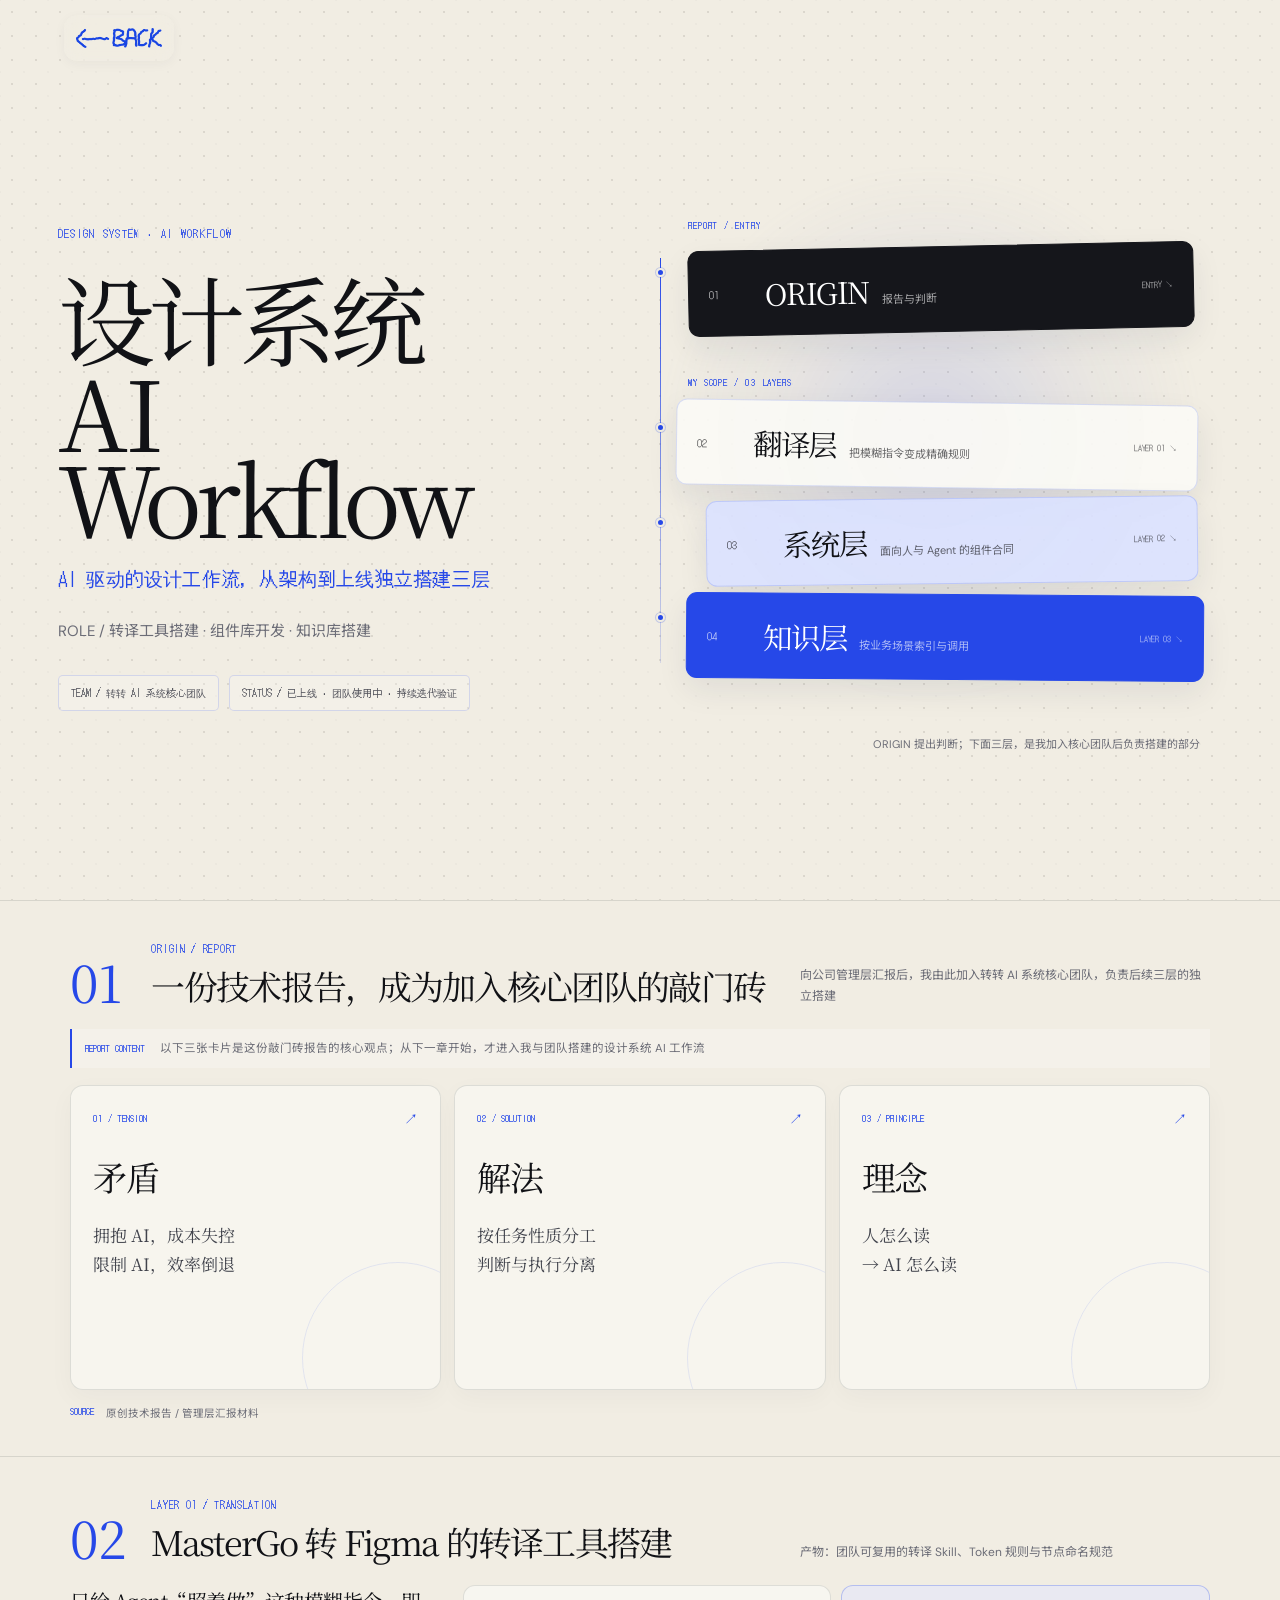
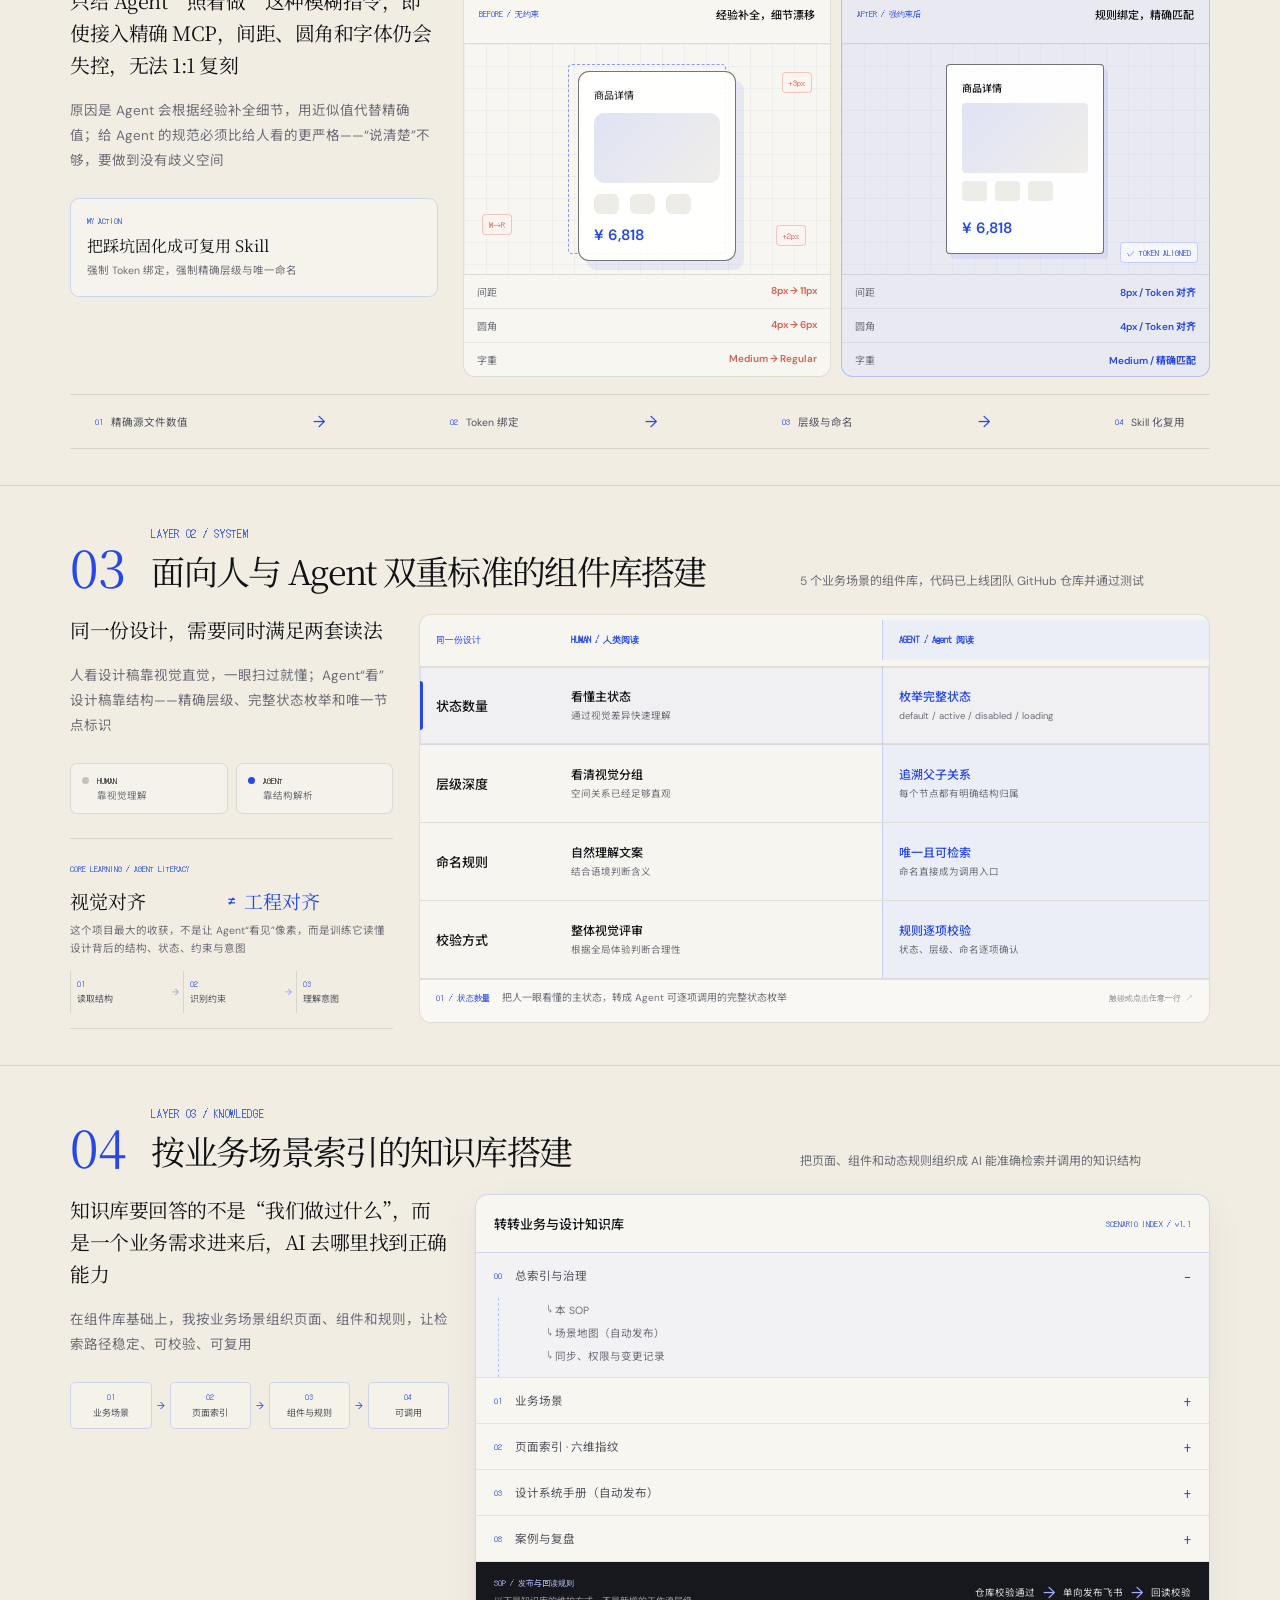
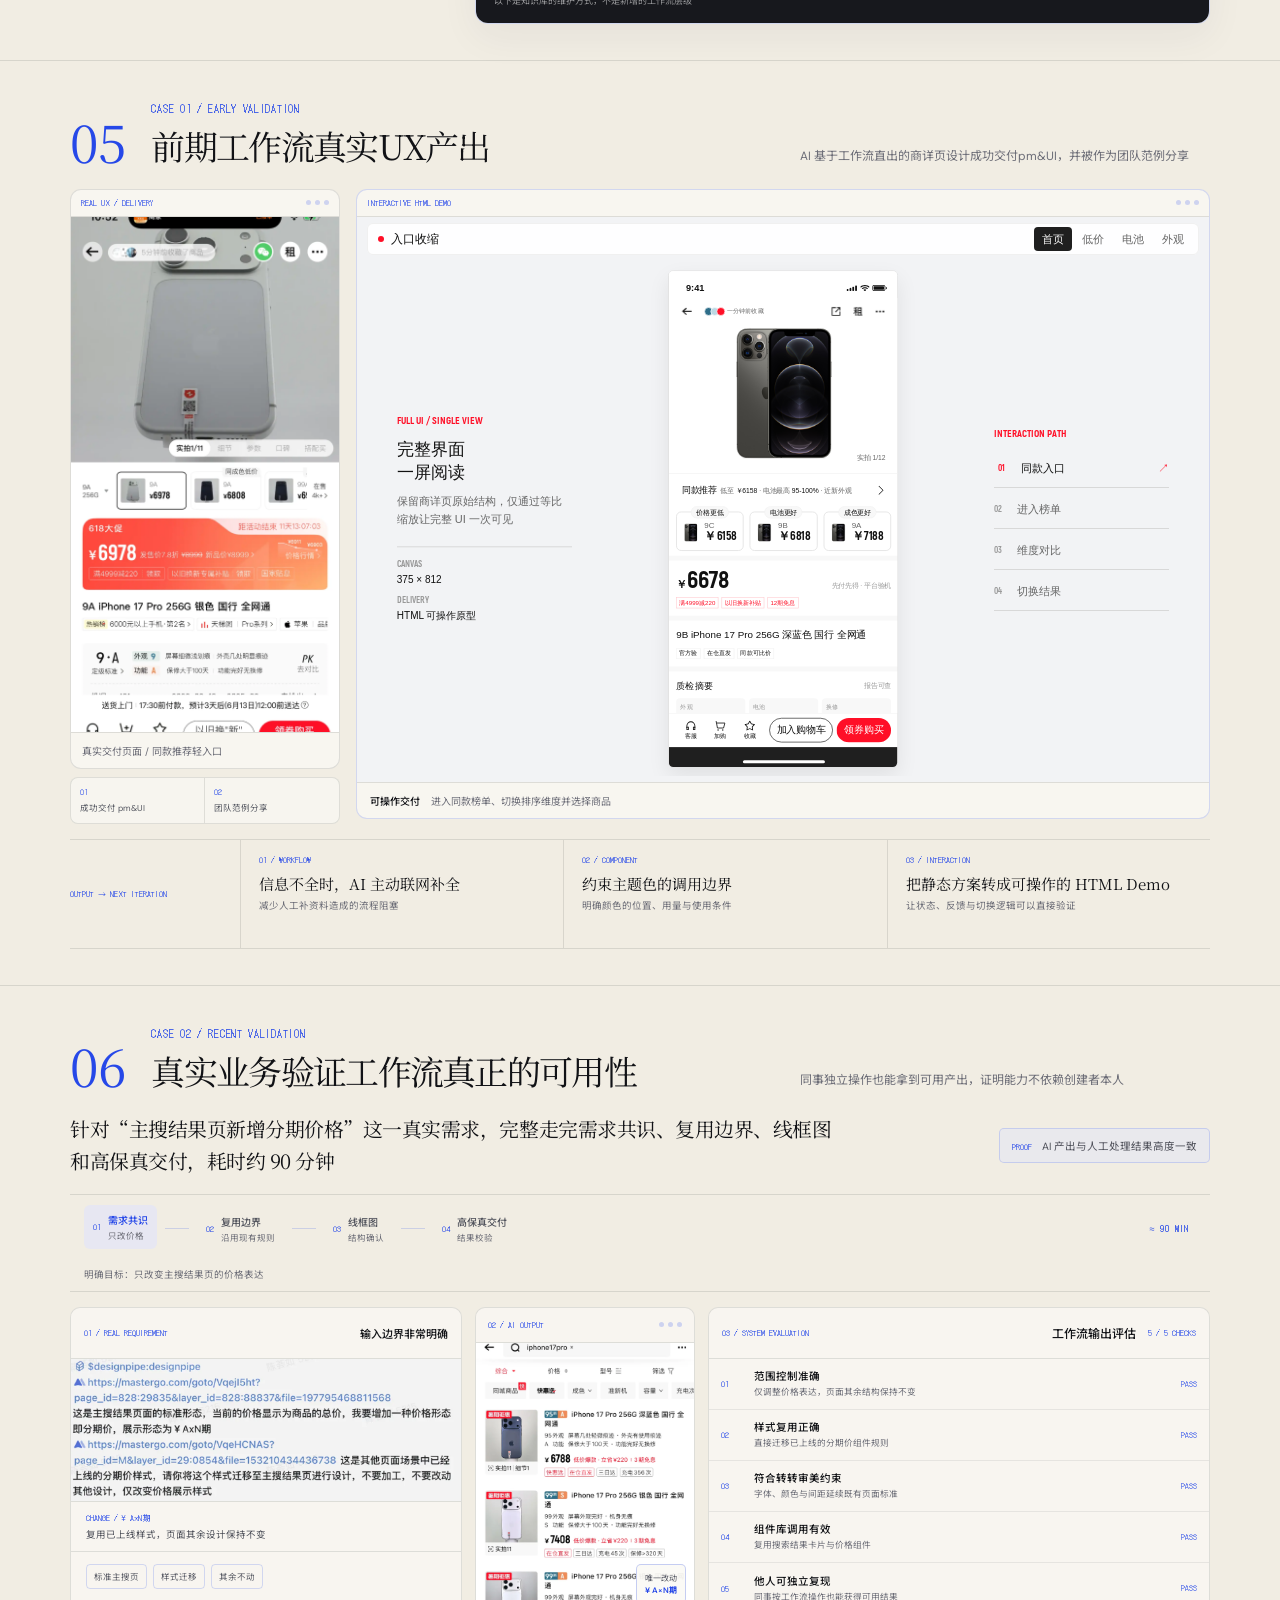
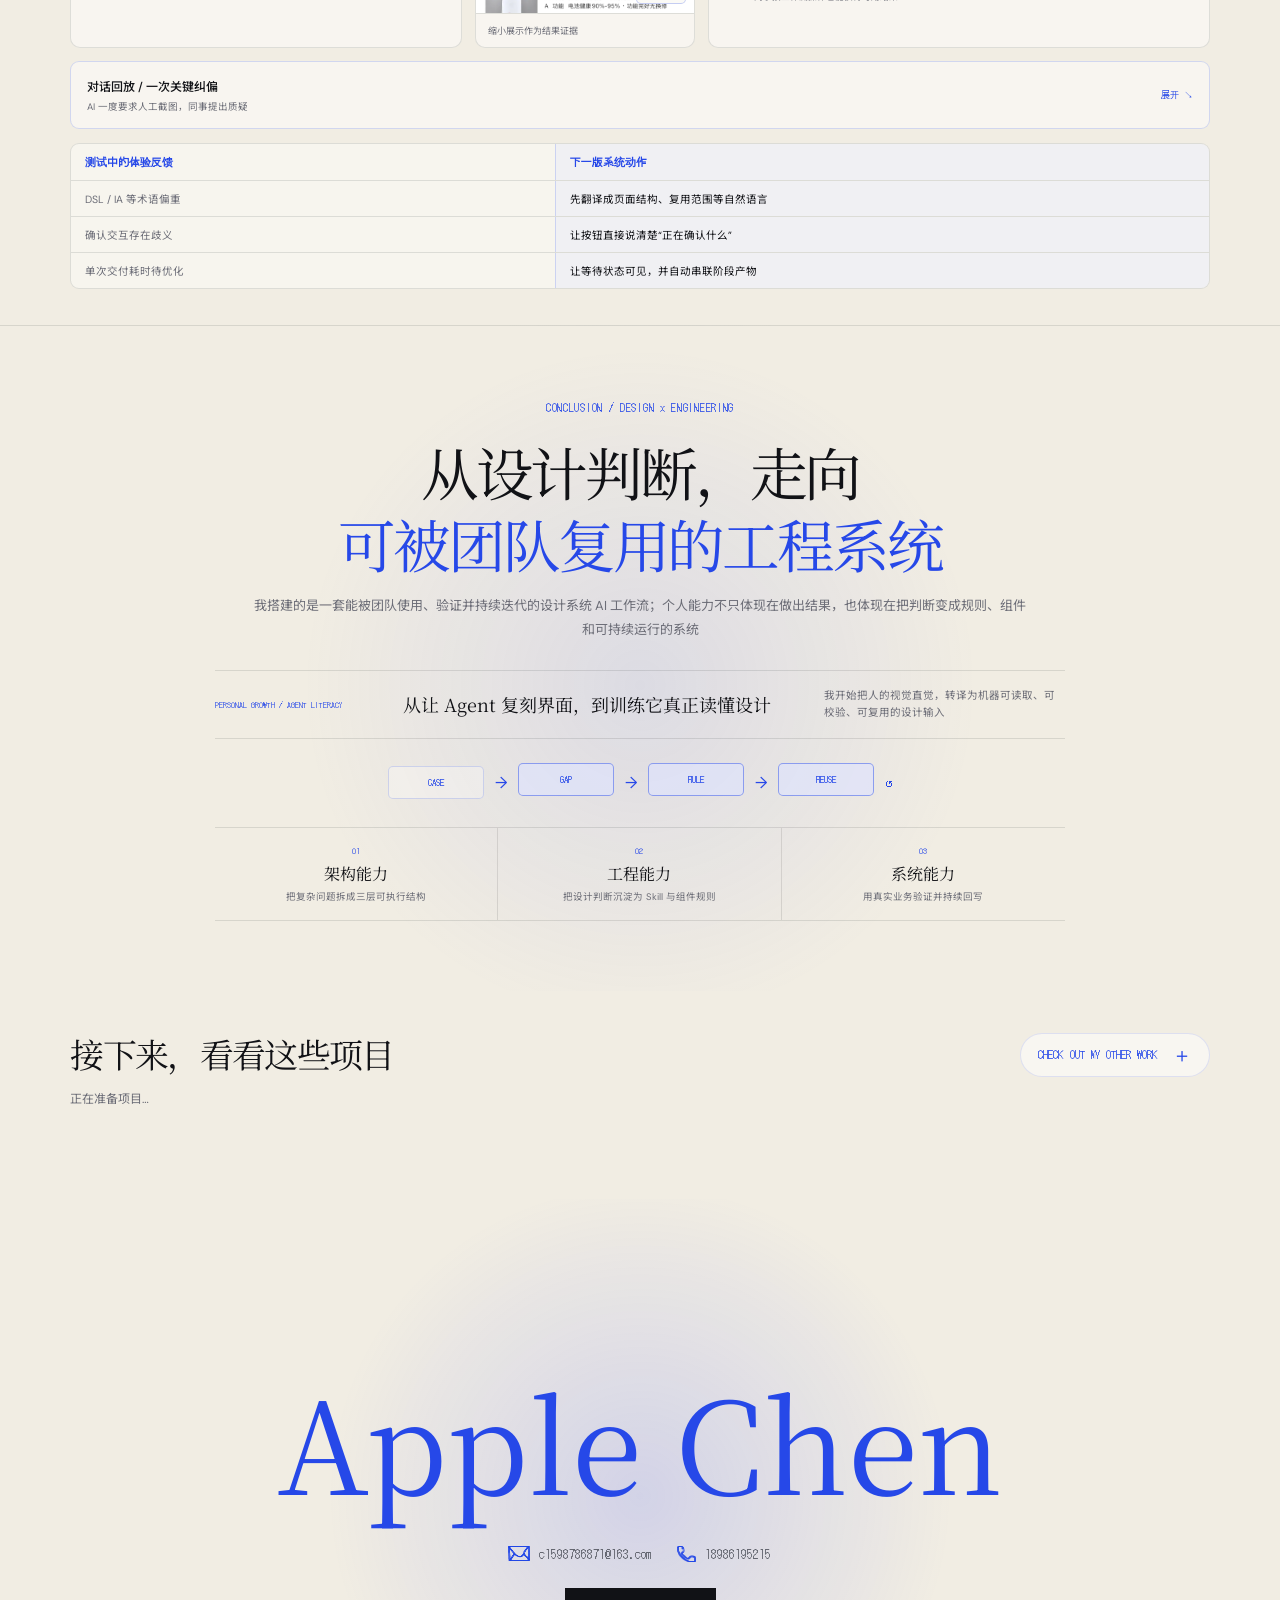
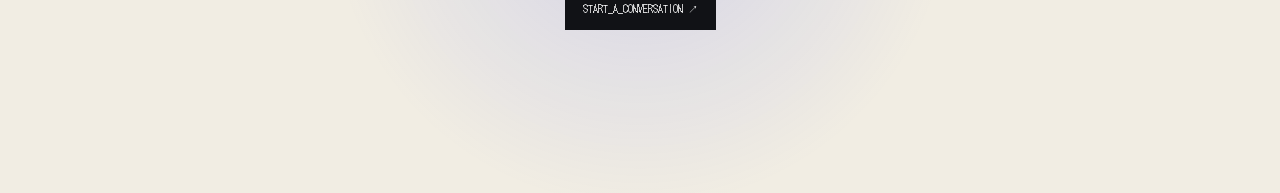
<file: projects/design-workflow.html>
<!doctype html>
<html lang="zh-CN">
<head>
  <meta charset="utf-8">
  <meta name="viewport" content="width=device-width, initial-scale=1">
  <meta name="description" content="Apple Chen — 设计系统 AI Workflow">
  <title>设计系统 AI Workflow — Apple Chen</title>
  <link rel="icon" href="data:image/svg+xml,%3Csvg xmlns='http://www.w3.org/2000/svg' viewBox='0 0 32 32'%3E%3Crect width='32' height='32' rx='8' fill='%232648e8'/%3E%3Cpath d='M9 8h14v4H14v4h7v4h-7v4H9z' fill='white'/%3E%3C/svg%3E">
  
  
  
  <script>document.documentElement.classList.add('js-pending');setTimeout(()=>document.documentElement.classList.remove('js-pending'),1500)</script>
  <style>:root {
  --blue: #2648e8;
  --paper: #f1ede3;
  --ink: #111216;
  --muted: #6c6d77;
  --line: rgba(17, 18, 22, .11);
  --blue-line: rgba(38, 72, 232, .18);
  --white: rgba(252, 251, 247, .76);
  --pale-blue: rgba(222, 227, 255, .58);
  --alert: #d76056;
  --serif: "Noto Serif SC", serif;
  --sans: "DM Sans", "Noto Sans SC", sans-serif;
  --pixel: "DotGothic16", monospace;
}

* {
  box-sizing: border-box;
  margin: 0;
  padding: 0;
}

html {
  scroll-behavior: smooth;
}

body {
  min-width: 320px;
  overflow-x: hidden;
  background: var(--paper);
  color: var(--ink);
  font-family: var(--sans);
  text-rendering: optimizeLegibility;
  -webkit-font-smoothing: antialiased;
}

button,
a {
  color: inherit;
  font: inherit;
}

button {
  border: 0;
}

a {
  text-decoration: none;
}

img {
  display: block;
  max-width: 100%;
}

.paper-dots {
  position: fixed;
  inset: 0;
  z-index: -2;
  background-image:
    radial-gradient(rgba(104, 101, 91, .17) .7px, transparent .8px),
    radial-gradient(rgba(104, 101, 91, .08) .65px, transparent .75px);
  background-position: 0 0, 12px 12px;
  background-size: 24px 24px;
  pointer-events: none;
}

.progress {
  position: fixed;
  top: 0;
  left: 0;
  z-index: 20;
  width: 100%;
  height: 2px;
  transform: scaleX(0);
  transform-origin: left;
  background: linear-gradient(90deg, rgba(120, 130, 156, .28), rgba(73, 92, 188, .65));
  pointer-events: none;
}

.pointer {
  position: fixed;
  z-index: 30;
  display: none;
  width: 23px;
  height: 29px;
  transform: translate(-4px, -4px);
  filter:
    drop-shadow(.7px 0 0 var(--blue))
    drop-shadow(-.7px 0 0 var(--blue))
    drop-shadow(0 .65px 0 var(--blue));
  opacity: 0;
  pointer-events: none;
}

.pointer.ready {
  opacity: 1;
}

.view-pointer {
  position: fixed;
  z-index: 31;
  display: none;
  width: 94px;
  height: 64px;
  opacity: 0;
  transform: translate(-50%, -50%) scale(.6);
  transition: opacity .2s, transform .2s;
  pointer-events: none;
}

.view-pointer img {
  width: 100%;
  height: 100%;
  object-fit: contain;
}

.view-pointer.on {
  opacity: 1;
  transform: translate(-50%, -50%);
}

body.viewing .pointer {
  opacity: 0;
}

@media (pointer: fine) {
  body,
  button,
  a,
  summary {
    cursor: none;
  }

  .pointer,
  .view-pointer {
    display: block;
  }
}

.back {
  position: fixed;
  top: 15px;
  left: max(34px, 5vw);
  z-index: 15;
  width: 110px;
  height: 46px;
  padding: 8px 12px;
  border: 0;
  border-radius: 13px;
  background: rgba(241, 237, 227, .49);
  -webkit-backdrop-filter: blur(10px) saturate(1.08);
  backdrop-filter: blur(10px) saturate(1.08);
  box-shadow: 0 3px 12px rgba(36, 43, 65, .045);
}

.back img {
  width: 100%;
  height: 100%;
  object-fit: contain;
}

.shell {
  width: min(1290px, calc(100% - 11vw));
  margin: auto;
}

.meta {
  color: var(--blue);
  font: 10px var(--pixel);
  letter-spacing: .07em;
}

.hero {
  width: min(1720px, calc(100% - 9vw));
  min-height: 690px;
  height: 100svh;
  max-height: 1020px;
  display: grid;
  grid-template-columns: .92fr 1.08fr;
  align-items: center;
  gap: clamp(35px, 5vw, 90px);
  padding: 55px 0 30px;
}

.hero > .heroCopy > .sys {
  color: var(--blue);
  font: 11px var(--pixel);
  letter-spacing: .12em;
}

.hero > .heroCopy > h1 {
  margin: 24px 0;
  font: 400 clamp(62px, 7.6vw, 120px) / .88 var(--serif);
  letter-spacing: -.065em;
}

.hero > .heroCopy > h1 > span:not(.subtitle) {
  display: block;
  margin-top: 8px;
  color: var(--ink);
  font: inherit;
  letter-spacing: inherit;
}

.hero > .heroCopy > h1 > .subtitle {
  display: block;
  margin-top: 22px;
  color: var(--blue);
  font: 400 clamp(17px, 1.48vw, 22px) / 1.72 var(--pixel);
  letter-spacing: .012em;
}

.hero > .heroCopy > .intro {
  max-width: 640px;
  color: var(--muted);
  font: 400 clamp(15px, 1.14vw, 18px) / 1.8 var(--sans);
}

.hero > .heroCopy > .tags {
  display: flex;
  flex-wrap: wrap;
  gap: 10px;
  margin-top: 30px;
}

.hero > .heroCopy > .tags > span {
  padding: 9px 12px;
  border: 1px solid rgba(38, 72, 232, .16);
  border-radius: 5px;
  background: rgba(255, 255, 255, .2);
  color: #50515a;
  font: 10px var(--pixel);
}

.hero-art {
  position: relative;
  min-height: 610px;
  height: min(78svh, 770px);
  display: grid;
  place-items: center;
}

.architecture-device {
  position: relative;
  width: min(100%, 650px);
  height: 590px;
}

.arch-halo {
  position: absolute;
  top: 45%;
  left: 51%;
  width: 560px;
  height: 560px;
  border-radius: 50%;
  transform: translate(-50%, -50%);
  background: radial-gradient(circle, rgba(72, 92, 231, .17), rgba(133, 143, 202, .07) 43%, transparent 69%);
  filter: blur(2px);
}

.arch-spine {
  position: absolute;
  top: 86px;
  left: 32px;
  width: 1px;
  height: 405px;
  background: linear-gradient(var(--blue), rgba(38, 72, 232, .14));
}

.arch-spine i {
  position: absolute;
  left: -4px;
  width: 9px;
  height: 9px;
  border: 2px solid var(--paper);
  border-radius: 50%;
  background: var(--blue);
  box-shadow: 0 0 0 1px rgba(38, 72, 232, .22);
}

.arch-spine i:nth-child(1) { top: 10px; }
.arch-spine i:nth-child(2) { top: 165px; }
.arch-spine i:nth-child(3) { top: 260px; }
.arch-spine i:nth-child(4) { top: 355px; }

.arch-label {
  position: absolute;
  left: 60px;
  color: var(--blue);
  font: 9px var(--pixel);
  letter-spacing: .1em;
}

.origin-label { top: 47px; }
.build-label { top: 204px; }

.arch-layer {
  position: absolute;
  z-index: 2;
  height: 86px;
  display: grid;
  grid-template-columns: 42px 1fr auto;
  align-items: center;
  gap: 14px;
  padding: 14px 20px;
  border: 1px solid rgba(38, 72, 232, .17);
  border-radius: 11px;
  box-shadow: 0 12px 31px rgba(30, 34, 60, .08);
  transition: transform .24s ease, border-color .24s ease, box-shadow .24s ease;
}

.arch-layer:hover,
.arch-layer:focus-visible {
  z-index: 6;
  border-color: rgba(38, 72, 232, .55);
  transform: translateY(-7px) rotate(0);
  box-shadow: 0 20px 42px rgba(35, 43, 87, .15);
  outline: none;
}

.arch-origin {
  top: 74px;
  left: 60px;
  width: calc(100% - 88px);
  transform: rotate(-1.2deg);
  border-color: #15161b;
  background: #15161b;
  color: #fff;
}

.arch-translation {
  top: 230px;
  left: 48px;
  width: calc(100% - 72px);
  transform: rotate(.8deg);
  background: rgba(251, 250, 246, .91);
}

.arch-system {
  top: 326px;
  left: 78px;
  width: calc(100% - 102px);
  transform: rotate(-.7deg);
  background: rgba(219, 225, 255, .9);
}

.arch-knowledge {
  top: 422px;
  left: 58px;
  width: calc(100% - 76px);
  transform: rotate(.45deg);
  border-color: var(--blue);
  background: var(--blue);
  color: #fff;
}

.arch-index {
  color: currentColor;
  font: 10px var(--pixel);
  opacity: .72;
}

.arch-copy {
  display: flex;
  align-items: baseline;
  gap: 13px;
  min-width: 0;
}

.arch-copy b {
  font: 400 clamp(24px, 2.3vw, 34px) var(--serif);
  letter-spacing: -.04em;
}

.arch-copy small {
  overflow: hidden;
  color: currentColor;
  font-size: 11px;
  opacity: .62;
  text-overflow: ellipsis;
  white-space: nowrap;
}

.arch-action {
  font: 8px var(--pixel);
  opacity: .65;
  white-space: nowrap;
}

.arch-note {
  position: absolute;
  right: 22px;
  bottom: 8px;
  max-width: 470px;
  color: var(--muted);
  font-size: 11px;
  line-height: 1.7;
  text-align: right;
}

.section {
  padding: 52px 0 60px;
  border-top: 1px solid var(--line);
  scroll-margin-top: 24px;
}

.section-head {
  display: grid;
  grid-template-columns: 63px 1fr minmax(180px, .65fr);
  gap: 18px;
  align-items: end;
  margin-bottom: 27px;
}

.number {
  color: var(--blue);
  font: 400 clamp(36px, 4vw, 51px) / 1 var(--serif);
}

.section-head h2 {
  max-width: 780px;
  margin-top: 8px;
  font: 400 clamp(28px, 3.1vw, 43px) / 1.2 var(--serif);
  letter-spacing: -.05em;
}

.section-head > p {
  color: var(--muted);
  font-size: 12px;
  line-height: 1.75;
}

.chapter-copy {
  align-self: start;
}

.chapter-copy .lead,
.case02-intro .lead {
  color: var(--ink);
  font: 400 clamp(17px, 1.55vw, 22px) / 1.62 var(--serif);
  letter-spacing: -.025em;
}

.chapter-copy > p:not(.lead) {
  margin-top: 18px;
  color: var(--muted);
  font-size: 13.5px;
  line-height: 1.85;
}

.js .reveal {
  opacity: 0;
  transform: translateY(13px);
  transition: opacity .6s ease, transform .6s ease;
}

.js .reveal.seen {
  opacity: 1;
  transform: translateY(0);
}

.context-note {
  display: flex;
  align-items: baseline;
  gap: 15px;
  margin-bottom: 17px;
  padding: 10px 13px;
  border-left: 2px solid var(--blue);
  background: rgba(255, 255, 255, .26);
  color: var(--muted);
  font-size: 11.5px;
  line-height: 1.7;
}

.context-note b {
  flex: 0 0 auto;
  color: var(--blue);
  font: 9px var(--pixel);
}

.origin-cards {
  display: grid;
  grid-template-columns: repeat(3, 1fr);
  gap: 13px;
}

.origin-card {
  position: relative;
  min-height: 305px;
  overflow: hidden;
  padding: 22px;
  border: 1px solid var(--line);
  border-radius: 13px;
  background: rgba(251, 250, 246, .62);
  box-shadow: 0 8px 26px rgba(30, 34, 60, .035);
  transition: min-height .24s, transform .24s, border-color .24s, box-shadow .24s;
}

.origin-card::after {
  content: "";
  position: absolute;
  right: -54px;
  bottom: -65px;
  width: 190px;
  height: 190px;
  border: 1px solid rgba(38, 72, 232, .1);
  border-radius: 50%;
  transition: transform .35s, border-color .35s;
}

.origin-card:hover,
.origin-card:focus-visible,
.origin-card.is-open {
  z-index: 2;
  border-color: rgba(38, 72, 232, .35);
  transform: translateY(-4px);
  box-shadow: 0 15px 38px rgba(32, 37, 66, .09);
  outline: none;
}

.origin-card:hover::after,
.origin-card:focus-visible::after,
.origin-card.is-open::after {
  border-color: rgba(38, 72, 232, .22);
  transform: scale(1.08);
}

.origin-card-head {
  display: flex;
  align-items: center;
  justify-content: space-between;
}

.origin-card-head span {
  color: var(--blue);
  font: 9px var(--pixel);
}

.origin-card-head i {
  color: var(--blue);
  font: 14px var(--pixel);
  font-style: normal;
  transition: transform .25s;
}

.origin-card:hover .origin-card-head i,
.origin-card:focus-visible .origin-card-head i,
.origin-card.is-open .origin-card-head i {
  transform: rotate(45deg);
}

.origin-card h3 {
  margin-top: 23px;
  font: 400 34px var(--serif);
  letter-spacing: -.05em;
}

.origin-thesis {
  margin-top: 20px;
  color: #41434c;
  font: 400 17px / 1.7 var(--serif);
  transition: opacity .2s, transform .25s;
}

.origin-detail {
  position: absolute;
  z-index: 2;
  top: 123px;
  right: 22px;
  bottom: 20px;
  left: 22px;
  opacity: 0;
  transform: translateY(12px);
  transition: opacity .25s, transform .25s;
}

.origin-card:hover .origin-thesis,
.origin-card:focus-visible .origin-thesis,
.origin-card.is-open .origin-thesis {
  opacity: 0;
  transform: translateY(-8px);
}

.origin-card:hover .origin-detail,
.origin-card:focus-visible .origin-detail,
.origin-card.is-open .origin-detail {
  opacity: 1;
  transform: translateY(0);
}

.origin-detail > p {
  max-width: 330px;
  color: var(--muted);
  font-size: 12px;
  line-height: 1.7;
}

.report-data {
  display: grid;
  grid-template-columns: 1fr 1fr;
  gap: 7px;
  margin-top: 16px;
}

.report-data span {
  padding: 12px;
  border: 1px solid var(--blue-line);
  border-radius: 7px;
  background: rgba(255, 255, 255, .36);
}

.report-data b,
.report-data small {
  display: block;
}

.report-data b {
  color: var(--blue);
  font: 400 19px var(--serif);
}

.report-data small {
  margin-top: 5px;
  color: var(--muted);
  font-size: 9.5px;
  line-height: 1.55;
}

.model-route {
  display: grid;
  grid-template-columns: 1fr auto 1fr;
  align-items: center;
  gap: 8px;
  margin-top: 16px;
}

.model-route span {
  padding: 10px;
  border: 1px solid var(--blue-line);
  border-radius: 7px;
  color: var(--blue);
  font: 10px var(--pixel);
  text-align: center;
}

.model-route small {
  display: block;
  margin-top: 5px;
  color: var(--muted);
  font: 9px var(--sans);
}

.model-route b {
  color: var(--blue);
  font-weight: 400;
}

.origin-detail blockquote {
  margin-top: 15px;
  padding: 13px 14px;
  border-left: 2px solid var(--blue);
  background: var(--pale-blue);
  color: #333640;
  font: 400 13px / 1.75 var(--serif);
}

.source-line {
  display: flex;
  gap: 12px;
  margin-top: 15px;
  color: var(--muted);
  font-size: 10.5px;
}

.source-line span {
  color: var(--blue);
  font: 9px var(--pixel);
}

.translation-layout {
  display: grid;
  grid-template-columns: minmax(260px, .66fr) minmax(650px, 1.34fr);
  gap: 25px;
  align-items: start;
}

.insight-note {
  margin-top: 24px;
  padding: 16px;
  border: 1px solid var(--blue-line);
  border-radius: 9px;
  background: rgba(255, 255, 255, .32);
}

.insight-note span,
.insight-note strong,
.insight-note small {
  display: block;
}

.insight-note span {
  color: var(--blue);
  font: 8px var(--pixel);
}

.insight-note strong {
  margin-top: 8px;
  font: 400 16px var(--serif);
}

.insight-note small {
  margin-top: 6px;
  color: var(--muted);
  font-size: 10.5px;
  line-height: 1.6;
}

.constraint-compare {
  display: grid;
  grid-template-columns: 1fr 1fr;
  gap: 10px;
}

.constraint-panel {
  overflow: hidden;
  border: 1px solid var(--line);
  border-radius: 12px;
  background: rgba(251, 250, 246, .66);
}

.constraint-panel.after {
  border-color: rgba(38, 72, 232, .27);
  background: rgba(226, 230, 255, .52);
}

.constraint-panel > header {
  display: flex;
  align-items: center;
  justify-content: space-between;
  min-height: 58px;
  gap: 10px;
  padding: 13px 15px;
  border-bottom: 1px solid var(--line);
}

.constraint-panel > header span {
  color: var(--blue);
  font: 8px var(--pixel);
}

.constraint-panel > header strong {
  font: 500 11px var(--sans);
}

.spec-stage {
  position: relative;
  height: 230px;
  display: grid;
  place-items: center;
  overflow: hidden;
}

.spec-stage::before {
  content: "";
  position: absolute;
  inset: 0;
  background-image: linear-gradient(rgba(38, 72, 232, .045) 1px, transparent 1px), linear-gradient(90deg, rgba(38, 72, 232, .045) 1px, transparent 1px);
  background-size: 22px 22px;
}

.reference-frame,
.spec-card {
  position: absolute;
  width: 158px;
  height: 190px;
}

.reference-frame {
  z-index: 1;
  border: 1px dashed rgba(38, 72, 232, .52);
  border-radius: 4px;
}

.spec-card {
  z-index: 2;
  display: flex;
  flex-direction: column;
  padding: 15px;
  border: 1px solid rgba(17, 18, 22, .58);
  background: rgba(255, 255, 255, .91);
  box-shadow: 8px 9px 0 rgba(38, 72, 232, .08);
}

.before .spec-card {
  gap: 11px;
  border-radius: 11px;
  transform: translate(10px, 7px);
}

.after .spec-card {
  gap: 8px;
  border-radius: 4px;
  transform: translate(0);
  box-shadow: 4px 5px 0 rgba(38, 72, 232, .08);
}

.spec-title {
  font-size: 10px;
}

.before .spec-title { font-weight: 400; }
.after .spec-title { font-weight: 500; }

.spec-image {
  height: 70px;
  background: linear-gradient(135deg, #dfe3f5, #f0eee9);
}

.before .spec-image { border-radius: 10px; }
.after .spec-image { border-radius: 4px; }

.spec-chip-row {
  display: flex;
  gap: inherit;
}

.spec-chip-row i {
  width: 25px;
  height: 20px;
  background: #eeece6;
}

.before .spec-chip-row i { border-radius: 6px; }
.after .spec-chip-row i { border-radius: 4px; }

.spec-card > strong {
  margin-top: auto;
  color: var(--blue);
  font-size: 15px;
}

.measure,
.alignment-check {
  position: absolute;
  z-index: 4;
  padding: 4px 6px;
  border-radius: 4px;
  font: 8px var(--pixel);
}

.measure {
  border: 1px solid rgba(215, 96, 86, .32);
  background: rgba(252, 244, 240, .95);
  color: var(--alert);
}

.measure-space { top: 28px; right: 18px; }
.measure-radius { right: 24px; bottom: 28px; }
.measure-weight { bottom: 39px; left: 18px; }

.alignment-check {
  right: 11px;
  bottom: 11px;
  border: 1px solid rgba(38, 72, 232, .24);
  background: rgba(247, 248, 255, .92);
  color: var(--blue);
}

.diff-list {
  list-style: none;
  border-top: 1px solid var(--line);
}

.diff-list li {
  display: flex;
  justify-content: space-between;
  gap: 10px;
  padding: 9px 13px;
  border-bottom: 1px solid rgba(17, 18, 22, .07);
  font-size: 10px;
}

.diff-list li:last-child { border-bottom: 0; }
.diff-list span { color: var(--muted); }
.before .diff-list b { color: var(--alert); }
.after .diff-list b { color: var(--blue); }

.rule-chain {
  display: flex;
  align-items: center;
  justify-content: space-between;
  gap: 12px;
  margin-top: 17px;
  padding: 12px 16px;
  border-top: 1px solid var(--line);
  border-bottom: 1px solid var(--line);
}

.rule-chain span {
  display: flex;
  align-items: center;
  gap: 8px;
  color: #52545e;
  font-size: 10.5px;
}

.rule-chain b {
  color: var(--blue);
  font: 8px var(--pixel);
}

.rule-chain i {
  color: var(--blue);
  font-style: normal;
}

.system-layout {
  display: grid;
  grid-template-columns: minmax(260px, .58fr) minmax(650px, 1.42fr);
  gap: 26px;
  align-items: start;
}

.reader-key {
  display: grid;
  grid-template-columns: 1fr 1fr;
  gap: 8px;
  margin-top: 24px;
}

.reader-key > span {
  display: grid;
  grid-template-columns: 8px 1fr;
  gap: 2px 7px;
  align-items: center;
  padding: 11px;
  border: 1px solid var(--line);
  border-radius: 7px;
  background: rgba(255, 255, 255, .3);
}

.reader-key i {
  width: 7px;
  height: 7px;
  border-radius: 50%;
  background: #c7c2b8;
}

.reader-key > span:last-child i { background: var(--blue); }

.reader-key b {
  font: 8px var(--pixel);
}

.reader-key small {
  grid-column: 2;
  color: var(--muted);
  font-size: 9.5px;
}

.comparison-table {
  overflow: hidden;
  border: 1px solid var(--line);
  border-radius: 12px;
  background: rgba(251, 250, 246, .63);
}

.compare-head,
.compare-row {
  display: grid;
  grid-template-columns: 135px 1fr 1fr;
}

.compare-head {
  min-height: 52px;
  align-items: center;
  border-bottom: 1px solid var(--line);
  color: var(--blue);
  font: 8.5px var(--pixel);
}

.compare-head > *,
.compare-row > * {
  padding: 13px 16px;
}

.compare-head strong:nth-child(3),
.agent-cell {
  border-left: 1px solid rgba(38, 72, 232, .2);
  background: rgba(222, 227, 255, .48);
}

.compare-row {
  min-height: 78px;
  border-bottom: 1px solid var(--line);
  transition: background .2s;
}

.compare-row:last-child { border-bottom: 0; }
.compare-row:hover { background: rgba(255, 255, 255, .26); }

.compare-row h3 {
  align-self: center;
  font: 500 13px var(--sans);
}

.compare-row div {
  display: flex;
  flex-direction: column;
  justify-content: center;
}

.compare-row b {
  font-size: 12px;
  font-weight: 500;
}

.compare-row small {
  margin-top: 5px;
  color: var(--muted);
  font-size: 9.5px;
  line-height: 1.45;
}

.agent-cell b { color: var(--blue); }

.knowledge-layout {
  display: grid;
  grid-template-columns: minmax(270px, .68fr) minmax(650px, 1.32fr);
  gap: 26px;
  align-items: start;
}

.retrieval-route {
  display: flex;
  align-items: center;
  gap: 5px;
  margin-top: 24px;
}

.retrieval-route span {
  flex: 1;
  min-width: 0;
  padding: 9px 5px;
  border: 1px solid var(--blue-line);
  border-radius: 5px;
  background: rgba(255, 255, 255, .27);
  color: #50525c;
  font-size: 9px;
  text-align: center;
  transition: border-color .2s, background .2s, color .2s;
}

.retrieval-route span:hover {
  border-color: var(--blue);
  background: var(--pale-blue);
  color: var(--blue);
}

.retrieval-route b {
  display: block;
  margin-bottom: 4px;
  color: var(--blue);
  font: 7px var(--pixel);
}

.retrieval-route i {
  color: var(--blue);
  font-size: 10px;
  font-style: normal;
}

.knowledge-panel {
  overflow: hidden;
  border: 1px solid var(--blue-line);
  border-radius: 13px;
  background: rgba(251, 250, 246, .66);
  box-shadow: 0 13px 38px rgba(31, 37, 73, .055);
}

.tree-title {
  display: flex;
  align-items: center;
  justify-content: space-between;
  gap: 15px;
  min-height: 58px;
  padding: 15px 18px;
  border-bottom: 1px solid var(--blue-line);
}

.tree-title span {
  font: 500 13px var(--sans);
}

.tree-title small {
  color: var(--blue);
  font: 8px var(--pixel);
}

.knowledge-tree details {
  border-bottom: 1px solid rgba(17, 18, 22, .075);
}

.knowledge-tree details[open] {
  background: rgba(226, 230, 255, .28);
}

.knowledge-tree summary {
  position: relative;
  min-height: 45px;
  display: flex;
  align-items: center;
  gap: 13px;
  padding: 11px 42px 11px 18px;
  list-style: none;
  color: #51535d;
  font-size: 11.5px;
  transition: color .2s, background .2s;
}

.knowledge-tree summary::-webkit-details-marker { display: none; }

.knowledge-tree summary::after {
  content: "+";
  position: absolute;
  top: 50%;
  right: 18px;
  color: var(--blue);
  font: 14px var(--pixel);
  transform: translateY(-50%);
}

.knowledge-tree details[open] summary::after { content: "−"; }

.knowledge-tree summary:hover,
.knowledge-tree summary:focus-visible {
  background: rgba(222, 227, 255, .35);
  color: var(--blue);
  outline: none;
}

.knowledge-tree summary span {
  color: var(--blue);
  font: 8px var(--pixel);
}

.tree-children {
  display: grid;
  gap: 8px;
  padding: 4px 18px 14px 48px;
  border-left: 1px dashed rgba(38, 72, 232, .28);
  margin-left: 22px;
}

.tree-children span {
  color: var(--muted);
  font-size: 10.5px;
}

.sop-inline {
  display: grid;
  grid-template-columns: .78fr 1.22fr;
  align-items: center;
  gap: 18px;
  padding: 15px 18px;
  background: #17181d;
  color: #fff;
}

.sop-inline > span b,
.sop-inline > span small {
  display: block;
}

.sop-inline > span b {
  color: #b9c3ff;
  font: 8px var(--pixel);
}

.sop-inline > span small {
  margin-top: 6px;
  color: rgba(255, 255, 255, .55);
  font-size: 9px;
  line-height: 1.45;
}

.sop-route {
  display: flex;
  align-items: center;
  justify-content: flex-end;
  gap: 8px;
}

.sop-route b {
  color: rgba(255, 255, 255, .86);
  font-size: 9.5px;
  font-weight: 400;
  white-space: nowrap;
}

.sop-route i {
  color: #9eadff;
  font-style: normal;
}

.case01-grid {
  display: grid;
  grid-template-columns: .72fr 1.28fr;
  gap: 13px;
}

.evidence-frame {
  overflow: hidden;
  border: 1px solid var(--line);
  border-radius: 11px;
  background: rgba(251, 250, 246, .69);
}

.frame-top {
  min-height: 35px;
  display: flex;
  align-items: center;
  padding: 0 12px;
  border-bottom: 1px solid var(--line);
}

.frame-top span {
  margin-right: auto;
  color: var(--blue);
  font: 8px var(--pixel);
}

.frame-top i {
  width: 5px;
  height: 5px;
  margin-left: 4px;
  border-radius: 50%;
  background: rgba(38, 72, 232, .2);
}

.product-crop,
.delivery-crop {
  height: 420px;
  overflow: hidden;
  background: #fff;
}

.product-crop img {
  width: 100%;
  height: 100%;
  object-fit: cover;
  object-position: 50% 33%;
}

.delivery-crop img {
  width: 100%;
  height: auto;
}

.evidence-frame figcaption {
  min-height: 49px;
  display: flex;
  align-items: center;
  gap: 10px;
  padding: 10px 13px;
  border-top: 1px solid var(--line);
  color: var(--muted);
  font-size: 10px;
}

.delivery-frame figcaption {
  align-items: baseline;
}

.delivery-frame figcaption b {
  flex: 0 0 auto;
  color: var(--ink);
  font-weight: 500;
}

.learning-strip {
  display: grid;
  grid-template-columns: 155px 1fr 1fr;
  margin-top: 15px;
  border-top: 1px solid var(--line);
  border-bottom: 1px solid var(--line);
}

.learning-strip > span {
  align-self: center;
  color: var(--blue);
  font: 8px var(--pixel);
}

.learning-strip article {
  min-height: 92px;
  padding: 14px 18px;
  border-left: 1px solid var(--line);
}

.learning-strip article b,
.learning-strip article strong {
  display: block;
}

.learning-strip article b {
  color: var(--blue);
  font: 8px var(--pixel);
}

.learning-strip article strong {
  margin-top: 8px;
  font: 400 15px var(--serif);
}

.learning-strip article p {
  margin-top: 5px;
  color: var(--muted);
  font-size: 9.5px;
  line-height: 1.5;
}

.case02-intro {
  display: grid;
  grid-template-columns: 1fr auto;
  align-items: center;
  gap: 28px;
  margin-bottom: 16px;
}

.case02-intro .lead {
  max-width: 780px;
}

.proof-badge {
  padding: 9px 12px;
  border: 1px solid var(--blue-line);
  border-radius: 5px;
  background: rgba(222, 227, 255, .38);
  color: #4e5059;
  font-size: 10.5px;
  white-space: nowrap;
}

.proof-badge b {
  margin-right: 7px;
  color: var(--blue);
  font: 8px var(--pixel);
}

.case02-flow {
  display: flex;
  align-items: center;
  gap: 10px;
  padding: 10px 13px;
  border-top: 1px solid var(--line);
  border-bottom: 1px solid var(--line);
}

.case02-flow span {
  display: flex;
  align-items: center;
  gap: 6px;
  color: #52545e;
  font-size: 10px;
}

.case02-flow span b {
  color: var(--blue);
  font: 8px var(--pixel);
}

.case02-flow i {
  color: var(--blue);
  font-style: normal;
}

.case02-flow strong {
  margin-left: auto;
  color: var(--blue);
  font: 9px var(--pixel);
}

.case02-evidence {
  display: grid;
  grid-template-columns: .72fr 1.28fr;
  gap: 13px;
  margin-top: 14px;
}

.search-crop,
.result-crop {
  height: 365px;
  overflow: hidden;
  background: #fff;
}

.search-crop img {
  width: 100%;
  height: 100%;
  object-fit: cover;
  object-position: 50% 18%;
}

.result-crop img {
  width: 100%;
  height: auto;
}

.dialogue-card {
  grid-column: 1 / -1;
  overflow: hidden;
  border: 1px solid var(--blue-line);
  border-radius: 9px;
  background: rgba(251, 250, 246, .67);
}

.dialogue-trigger {
  width: 100%;
  min-height: 66px;
  display: flex;
  align-items: center;
  justify-content: space-between;
  gap: 18px;
  padding: 13px 16px;
  background: transparent;
  text-align: left;
  transition: background .2s;
}

.dialogue-trigger:hover,
.dialogue-trigger:focus-visible,
.dialogue-trigger[aria-expanded="true"] {
  background: rgba(222, 227, 255, .38);
  outline: none;
}

.dialogue-trigger span b,
.dialogue-trigger span small {
  display: block;
}

.dialogue-trigger span b {
  font: 500 12px var(--sans);
}

.dialogue-trigger span small {
  margin-top: 4px;
  color: var(--muted);
  font-size: 9.5px;
}

.dialogue-trigger i {
  color: var(--blue);
  font: 9px var(--pixel);
  font-style: normal;
  white-space: nowrap;
}

.dialogue-body {
  grid-template-columns: repeat(3, 1fr);
  border-top: 1px solid var(--blue-line);
}

.dialogue-body:not([hidden]) {
  display: grid;
}

.dialogue-body > div {
  min-height: 112px;
  padding: 14px;
  border-right: 1px solid var(--line);
}

.dialogue-body > div:last-of-type { border-right: 0; }
.dialogue-body .dialogue-fix { background: var(--pale-blue); }

.dialogue-body span {
  color: var(--blue);
  font: 8px var(--pixel);
}

.dialogue-body p {
  margin-top: 9px;
  color: var(--muted);
  font-size: 10.5px;
  line-height: 1.65;
}

.dialogue-body blockquote {
  grid-column: 1 / -1;
  padding: 10px 14px;
  border-top: 1px solid var(--line);
  color: #555761;
  font: 400 11px / 1.6 var(--serif);
  text-align: center;
}

.feedback-table {
  margin-top: 14px;
  overflow: hidden;
  border: 1px solid var(--line);
  border-radius: 9px;
  background: rgba(251, 250, 246, .62);
}

.feedback-table > div {
  display: grid;
  grid-template-columns: 1fr 1.35fr;
  border-bottom: 1px solid var(--line);
}

.feedback-table > div:last-child { border-bottom: 0; }

.feedback-table > div > * {
  padding: 10px 14px;
  font-size: 10.5px;
}

.feedback-table > div > *:last-child {
  border-left: 1px solid var(--blue-line);
  background: rgba(222, 227, 255, .28);
}

.feedback-table .feedback-head {
  color: var(--blue);
  font: 8px var(--pixel);
}

.feedback-table span:first-child { color: var(--muted); }

.conclusion {
  min-height: 72svh;
  display: grid;
  place-items: center;
  padding: 70px 0;
  border-top: 1px solid var(--line);
  background: radial-gradient(circle at 50% 54%, rgba(83, 101, 231, .13), transparent 46%);
  text-align: center;
}

.conclusion h2 {
  margin: 18px 0 15px;
  font: 400 clamp(36px, 4.5vw, 64px) / 1.25 var(--serif);
  letter-spacing: -.055em;
}

.conclusion h2 em {
  color: var(--blue);
  font-style: normal;
}

.conclusion-inner > p {
  max-width: 780px;
  margin: auto;
  color: var(--muted);
  font-size: 13px;
  line-height: 1.9;
}

.learning-loop {
  width: min(720px, 100%);
  display: flex;
  align-items: center;
  justify-content: center;
  gap: 11px;
  margin: 27px auto 0;
}

.learning-loop span {
  min-width: 96px;
  padding: 9px 13px;
  border: 1px solid var(--blue-line);
  border-radius: 5px;
  background: rgba(255, 255, 255, .27);
  color: var(--blue);
  font: 9px var(--pixel);
}

.learning-loop i,
.learning-loop b {
  color: var(--blue);
  font-style: normal;
  font-weight: 400;
}

.capability-grid {
  display: grid;
  grid-template-columns: repeat(3, 1fr);
  max-width: 850px;
  margin: 28px auto 0;
  border-top: 1px solid var(--line);
  border-bottom: 1px solid var(--line);
}

.capability-grid span {
  min-height: 92px;
  display: grid;
  place-content: center;
  padding: 13px 20px;
  border-right: 1px solid var(--line);
}

.capability-grid span:last-child { border-right: 0; }
.capability-grid b { color: var(--blue); font: 8px var(--pixel); }
.capability-grid strong { margin-top: 6px; font: 400 16px var(--serif); }
.capability-grid small { margin-top: 4px; color: var(--muted); font-size: 9.5px; }

.footer {
  min-height: 66vh;
  display: grid;
  place-items: center;
  position: relative;
  overflow: hidden;
  text-align: center;
}

.footer::before {
  content: "";
  position: absolute;
  width: 650px;
  height: 650px;
  border-radius: 50%;
  background: radial-gradient(circle, rgba(59, 82, 255, .17), transparent 68%);
}

.footer-inner {
  position: relative;
  z-index: 2;
}

.footer h2 {
  color: var(--blue);
  font: 400 clamp(72px, 10vw, 150px) / .9 var(--serif);
}

.contact {
  transform: translateY(20px);
}

.contact-line {
  display: flex;
  justify-content: center;
  gap: 27px;
  margin-top: 27px;
  color: #5d606a;
  font: 12px var(--pixel);
}

.contact-item {
  display: flex;
  align-items: center;
  gap: 9px;
}

.contact-item img {
  object-fit: contain;
  filter:
    drop-shadow(.48px 0 0 var(--blue))
    drop-shadow(-.48px 0 0 var(--blue))
    drop-shadow(0 .44px 0 var(--blue));
}

.email-icon { width: 21px; height: 16px; }
.phone-icon { width: 18px; height: 18px; }

.contact-action {
  position: relative;
  display: inline-flex;
  margin-top: 25px;
}

.contact-button {
  padding: 13px 18px;
  border: 0;
  background: var(--ink);
  color: #fff;
  font: 10px var(--pixel);
  transition: background .2s, transform .2s;
}

.contact-button:hover,
.contact-button:focus-visible {
  background: var(--blue);
  transform: translateY(-4px);
  outline: none;
}

.toast {
  position: absolute;
  top: calc(100% + 13px);
  left: 50%;
  display: flex;
  align-items: center;
  gap: 8px;
  padding: 8px 12px;
  border: 1px solid rgba(38, 72, 232, .19);
  border-radius: 8px;
  background: rgba(251, 250, 246, .96);
  box-shadow: 0 8px 24px rgba(42, 46, 80, .11);
  color: #41434d;
  font: 10px var(--pixel);
  opacity: 0;
  transform: translate(-50%, -4px);
  transition: opacity .2s, transform .2s;
  white-space: nowrap;
  pointer-events: none;
}

.toast.on {
  opacity: 1;
  transform: translate(-50%, 0);
}

.toast b {
  width: 17px;
  height: 17px;
  display: grid;
  place-items: center;
  border-radius: 50%;
  background: rgba(38, 72, 232, .1);
  color: var(--blue);
  font-weight: 400;
}

@media (max-width: 1120px) {
  .hero > .heroCopy > h1 {
    font-size: clamp(57px, 7vw, 91px);
  }

  .architecture-device {
    transform: scale(.94);
  }

  .translation-layout,
  .system-layout,
  .knowledge-layout {
    grid-template-columns: 1fr;
  }

  .chapter-copy {
    display: grid;
    grid-template-columns: 1fr 1fr;
    gap: 16px 26px;
  }

  .chapter-copy .lead {
    grid-row: span 2;
  }

  .chapter-copy > p:not(.lead) {
    margin-top: 0;
  }

  .insight-note,
  .reader-key,
  .retrieval-route {
    margin-top: 0;
  }
}

@media (max-width: 820px) {
  .shell {
    width: calc(100% - 38px);
  }

  .back {
    width: 98px;
    height: 42px;
  }

  .hero {
    width: calc(100% - 38px);
    height: auto;
    min-height: 100svh;
    grid-template-columns: 1fr;
    gap: 5px;
    padding-top: 86px;
  }

  .hero > .heroCopy > h1 {
    font-size: clamp(49px, 10vw, 78px);
  }

  .hero-art {
    min-height: 530px;
    height: 62svh;
    overflow: hidden;
  }

  .architecture-device {
    height: 525px;
    transform: none;
  }

  .arch-halo {
    width: 470px;
    height: 470px;
  }

  .arch-note {
    bottom: -4px;
  }

  .section {
    padding: 44px 0 50px;
  }

  .section-head {
    grid-template-columns: 42px 1fr;
    gap: 10px;
    margin-bottom: 22px;
  }

  .section-head > p {
    grid-column: 2;
  }

  .section-head h2 {
    font-size: clamp(25px, 6vw, 36px);
  }

  .origin-cards {
    grid-template-columns: 1fr;
  }

  .origin-card {
    min-height: 270px;
  }

  .origin-card.is-open,
  .origin-card:focus-visible {
    min-height: 350px;
  }

  .origin-detail {
    top: 115px;
  }

  .constraint-compare {
    grid-template-columns: 1fr 1fr;
  }

  .case01-grid,
  .case02-evidence {
    grid-template-columns: 1fr;
  }

  .product-crop {
    height: 360px;
  }

  .delivery-crop {
    height: 330px;
  }

  .dialogue-card {
    grid-column: 1;
  }

  .learning-strip {
    grid-template-columns: 1fr 1fr;
  }

  .learning-strip > span {
    grid-column: 1 / -1;
    padding: 11px 0;
  }

  .learning-strip article:first-of-type {
    border-left: 0;
  }

  .case02-intro {
    grid-template-columns: 1fr;
    gap: 12px;
  }

  .proof-badge {
    justify-self: start;
  }

  .contact-line {
    flex-direction: column;
    gap: 10px;
  }

  .footer {
    min-height: 58vh;
  }
}

@media (max-width: 620px) {
  .hero > .heroCopy > .tags {
    flex-direction: column;
    align-items: flex-start;
  }

  .hero-art {
    min-height: 490px;
  }

  .architecture-device {
    height: 480px;
  }

  .arch-label {
    left: 42px;
  }

  .origin-label { top: 24px; }
  .build-label { top: 156px; }

  .arch-spine {
    top: 55px;
    left: 18px;
    height: 362px;
  }

  .arch-spine i:nth-child(1) { top: 10px; }
  .arch-spine i:nth-child(2) { top: 132px; }
  .arch-spine i:nth-child(3) { top: 218px; }
  .arch-spine i:nth-child(4) { top: 304px; }

  .arch-layer {
    height: 76px;
    grid-template-columns: 30px 1fr;
    gap: 8px;
    padding: 11px 13px;
  }

  .arch-origin { top: 44px; left: 38px; width: calc(100% - 45px); }
  .arch-translation { top: 166px; left: 29px; width: calc(100% - 31px); }
  .arch-system { top: 252px; left: 44px; width: calc(100% - 46px); }
  .arch-knowledge { top: 338px; left: 34px; width: calc(100% - 36px); }

  .arch-copy {
    display: block;
  }

  .arch-copy b {
    display: block;
    font-size: 23px;
  }

  .arch-copy small {
    display: block;
    margin-top: 3px;
    font-size: 9px;
  }

  .arch-action {
    display: none;
  }

  .arch-note {
    right: 4px;
    bottom: 0;
    max-width: 320px;
    font-size: 9.5px;
  }

  .context-note {
    display: block;
  }

  .context-note b {
    display: block;
    margin-bottom: 5px;
  }

  .chapter-copy {
    display: block;
  }

  .chapter-copy > p:not(.lead) {
    margin-top: 14px;
  }

  .insight-note,
  .reader-key,
  .retrieval-route {
    margin-top: 18px;
  }

  .constraint-compare {
    grid-template-columns: 1fr;
  }

  .rule-chain {
    display: grid;
    grid-template-columns: 1fr 1fr;
    gap: 9px;
  }

  .rule-chain i {
    display: none;
  }

  .compare-head {
    grid-template-columns: 1fr 1fr;
  }

  .compare-head span {
    display: none;
  }

  .compare-head strong:nth-child(3) {
    border-left: 1px solid var(--blue-line);
  }

  .compare-row {
    grid-template-columns: 1fr 1fr;
  }

  .compare-row h3 {
    grid-column: 1 / -1;
    padding: 11px 13px 6px;
    border-bottom: 1px dashed rgba(17, 18, 22, .08);
  }

  .compare-row > div {
    padding: 10px 13px 13px;
  }

  .sop-inline {
    grid-template-columns: 1fr;
    gap: 11px;
  }

  .sop-route {
    justify-content: flex-start;
    flex-wrap: wrap;
  }

  .learning-strip {
    grid-template-columns: 1fr;
  }

  .learning-strip article {
    border-top: 1px solid var(--line);
    border-left: 0;
  }

  .case02-flow {
    display: grid;
    grid-template-columns: 1fr 1fr;
  }

  .case02-flow i {
    display: none;
  }

  .case02-flow strong {
    grid-column: 1 / -1;
    margin-left: 0;
  }

  .dialogue-body:not([hidden]) {
    grid-template-columns: 1fr;
  }

  .dialogue-body > div {
    min-height: auto;
    border-right: 0;
    border-bottom: 1px solid var(--line);
  }

  .feedback-table > div {
    grid-template-columns: 1fr;
  }

  .feedback-table > div > *:last-child {
    border-top: 1px solid var(--blue-line);
    border-left: 0;
  }

  .feedback-table .feedback-head {
    display: none;
  }

  .learning-loop {
    gap: 5px;
  }

  .learning-loop span {
    min-width: 0;
    flex: 1;
    padding: 8px 4px;
    font-size: 7.5px;
  }

  .learning-loop i {
    font-size: 10px;
  }

  .capability-grid {
    grid-template-columns: 1fr;
  }

  .capability-grid span {
    min-height: 75px;
    border-right: 0;
    border-bottom: 1px solid var(--line);
  }

  .capability-grid span:last-child {
    border-bottom: 0;
  }

  .footer h2 {
    font-size: clamp(62px, 18vw, 92px);
  }
}

@media (prefers-reduced-motion: reduce) {
  html {
    scroll-behavior: auto;
  }

  *,
  *::before,
  *::after {
    animation-duration: .01ms !important;
    animation-iteration-count: 1 !important;
    transition-duration: .01ms !important;
  }

  .js .reveal {
    opacity: 1;
    transform: none;
  }
}

/* 2026-08-27: compact hierarchy and evidence-led case layouts */
.section-head {
  grid-template-columns: 63px minmax(0, 1fr);
  grid-template-rows: auto auto;
  column-gap: 22px;
  row-gap: 10px;
  align-items: start;
}

.section-head > .number {
  grid-row: 1 / 3;
}

.section-head > p {
  grid-column: 2;
  max-width: 720px;
  padding-top: 9px;
  border-top: 1px solid var(--line);
  font-size: 11.5px;
}

.section-head h2 {
  max-width: 980px;
}

.constraint-panel {
  transition: transform .22s ease, border-color .22s ease, box-shadow .22s ease;
}

.constraint-panel:hover,
.constraint-panel:focus-visible {
  border-color: rgba(38, 72, 232, .42);
  transform: translateY(-3px);
  box-shadow: 0 15px 35px rgba(37, 43, 76, .09);
  outline: none;
}

.constraint-panel .measure,
.constraint-panel .alignment-check {
  transition: transform .22s ease;
}

.constraint-panel:hover .measure,
.constraint-panel:focus-visible .measure,
.constraint-panel:hover .alignment-check,
.constraint-panel:focus-visible .alignment-check {
  transform: translateY(-3px);
}

.rule-chain span {
  padding: 7px 9px;
  border-radius: 5px;
  transition: color .2s ease, background .2s ease, transform .2s ease;
}

.rule-chain span:hover,
.rule-chain span:focus-visible {
  background: rgba(222, 227, 255, .48);
  color: var(--blue);
  transform: translateY(-2px);
  outline: none;
}

.reader-key > button {
  display: grid;
  grid-template-columns: 8px 1fr;
  gap: 2px 7px;
  align-items: center;
  padding: 11px;
  border: 1px solid var(--line);
  border-radius: 7px;
  background: rgba(255, 255, 255, .3);
  text-align: left;
  transition: border-color .2s ease, background .2s ease, transform .2s ease;
}

.reader-key > button:last-child i {
  background: var(--blue);
}

.reader-key > button:hover,
.reader-key > button:focus-visible,
.reader-key > button[aria-pressed="true"] {
  border-color: rgba(38, 72, 232, .4);
  background: rgba(222, 227, 255, .48);
  transform: translateY(-2px);
  outline: none;
}

.reader-key > button[aria-pressed="true"] b {
  color: var(--blue);
}

.agent-literacy {
  margin-top: 24px;
  padding: 17px 0 15px;
  border-top: 1px solid var(--line);
  border-bottom: 1px solid var(--line);
}

.agent-literacy > span,
.growth-insight > span {
  color: var(--blue);
  font: 8px var(--pixel);
}

.agent-literacy > strong {
  display: grid;
  grid-template-columns: 1fr auto 1fr;
  align-items: center;
  gap: 8px;
  margin-top: 12px;
  font: 400 19px/1.25 var(--serif);
}

.agent-literacy > strong em {
  font-style: normal;
}

.agent-literacy > strong em:last-child,
.agent-literacy > strong i {
  color: var(--blue);
}

.agent-literacy > strong i {
  font: 400 17px/1 var(--sans);
  font-style: normal;
}

.agent-literacy > p {
  margin-top: 10px;
  color: var(--muted);
  font-size: 10.5px;
  line-height: 1.7;
}

.literacy-path {
  display: grid;
  grid-template-columns: 1fr auto 1fr auto 1fr;
  align-items: center;
  gap: 4px;
  margin-top: 13px;
}

.literacy-path > span {
  display: grid;
  gap: 3px;
  min-height: 42px;
  align-content: center;
  padding: 6px;
  border-left: 1px solid var(--line);
  color: #545660;
  font-size: 9px;
  transition: border-color .2s ease, background .2s ease, color .2s ease, transform .2s ease;
}

.literacy-path > span b {
  color: var(--blue);
  font: 7px var(--pixel);
}

.literacy-path > span:hover,
.literacy-path > span:focus-visible {
  border-color: var(--blue);
  background: rgba(222, 227, 255, .34);
  color: var(--blue);
  transform: translateY(-2px);
  outline: none;
}

.literacy-path > i {
  color: rgba(38, 72, 232, .5);
  font-size: 9px;
  font-style: normal;
}

.comparison-table .human-cell,
.comparison-table .agent-cell,
.comparison-table .compare-head strong {
  transition: opacity .2s ease, background .2s ease;
}

.comparison-table.focus-human .human-cell,
.comparison-table.focus-human .compare-head strong:nth-child(2) {
  background: rgba(255, 255, 255, .67);
}

.comparison-table.focus-human .agent-cell,
.comparison-table.focus-human .compare-head strong:nth-child(3),
.comparison-table.focus-agent .human-cell,
.comparison-table.focus-agent .compare-head strong:nth-child(2) {
  opacity: .52;
}

.comparison-table.focus-agent .agent-cell,
.comparison-table.focus-agent .compare-head strong:nth-child(3) {
  background: rgba(213, 220, 255, .72);
}

.case01-grid {
  grid-template-columns: minmax(260px, .48fr) minmax(620px, 1.52fr);
  gap: 16px;
  align-items: start;
}

.case01-proof {
  display: grid;
  grid-template-rows: auto auto;
  gap: 8px;
}

.product-crop {
  height: 515px;
}

.case01-status {
  display: grid;
  grid-template-columns: repeat(2, 1fr);
  overflow: hidden;
  border: 1px solid var(--line);
  border-radius: 8px;
  background: rgba(251, 250, 246, .63);
}

.case01-status span {
  min-height: 44px;
  display: grid;
  align-content: center;
  gap: 4px;
  padding: 9px;
  border-right: 1px solid var(--line);
  color: #555761;
  font-size: 8.5px;
}

.case01-status span:last-child {
  border-right: 0;
}

.case01-status b {
  color: var(--blue);
  font: 7px var(--pixel);
}

.demo-frame {
  min-width: 0;
  overflow: hidden;
  border: 1px solid var(--blue-line);
  border-radius: 11px;
  background: rgba(251, 250, 246, .69);
}

.demo-frame iframe {
  width: 100%;
  height: 565px;
  display: block;
  border: 0;
  background: #f4f4f5;
}

.demo-frame > p {
  min-height: 36px;
  display: flex;
  align-items: center;
  gap: 11px;
  padding: 7px 13px;
  border-top: 1px solid var(--line);
  color: var(--muted);
  font-size: 10px;
}

.demo-frame > p b {
  color: var(--ink);
  font-weight: 500;
}

.case01-grid .frame-top {
  min-height: 27px;
  padding-inline: 10px;
}

.case01-grid .evidence-frame figcaption {
  min-height: 36px;
  padding: 7px 11px;
}

.growth-insight {
  width: min(850px, 100%);
  display: grid;
  grid-template-columns: 170px minmax(0, 1.25fr) minmax(220px, .75fr);
  align-items: center;
  gap: 18px;
  margin: 27px auto 0;
  padding: 16px 0;
  border-top: 1px solid var(--line);
  border-bottom: 1px solid var(--line);
  text-align: left;
  transition: border-color .2s ease, background .2s ease;
}

.growth-insight > strong {
  font: 400 18px/1.45 var(--serif);
}

.growth-insight > p {
  color: var(--muted);
  font-size: 10.5px;
  line-height: 1.65;
}

.growth-insight:hover,
.growth-insight:focus-visible {
  border-color: rgba(38, 72, 232, .42);
  background: rgba(222, 227, 255, .2);
  outline: none;
}

.learning-strip {
  grid-template-columns: 170px repeat(3, 1fr);
}

.learning-strip article {
  min-height: 108px;
  transition: background .2s ease, transform .2s ease;
}

.learning-strip article:hover,
.learning-strip article:focus-visible {
  background: rgba(222, 227, 255, .38);
  transform: translateY(-3px);
  outline: none;
}

.case02-flow {
  position: relative;
  display: grid;
  grid-template-columns: repeat(7, auto) 1fr auto;
  gap: 8px;
  padding: 12px 14px 40px;
}

.flow-step {
  position: relative;
  display: grid;
  grid-template-columns: auto auto;
  gap: 2px 7px;
  align-items: center;
  padding: 7px 9px;
  border-radius: 6px;
  background: transparent;
  color: #53555e;
  text-align: left;
  transition: background .2s ease, color .2s ease, transform .2s ease;
}

.flow-step b {
  grid-row: 1 / 3;
  color: var(--blue);
  font: 8px var(--pixel);
}

.flow-step strong {
  margin: 0;
  color: inherit;
  font: 500 10px var(--sans);
}

.flow-step small {
  color: var(--muted);
  font-size: 8.5px;
}

.flow-step:hover,
.flow-step:focus-visible,
.flow-step.is-active {
  background: rgba(222, 227, 255, .52);
  color: var(--blue);
  transform: translateY(-2px);
  outline: none;
}

.case02-flow > i {
  width: 24px;
  height: 1px;
  background: var(--blue-line);
}

.flow-time {
  justify-self: end;
  color: var(--blue) !important;
  font: 9px var(--pixel) !important;
}

.case02-flow > p {
  position: absolute;
  right: 14px;
  bottom: 10px;
  left: 14px;
  color: var(--muted);
  font-size: 9.5px;
}

.case02-proof-grid {
  display: grid;
  grid-template-columns: minmax(280px, 1fr) minmax(180px, .56fr) minmax(380px, 1.28fr);
  gap: 13px;
  margin-top: 15px;
  align-items: stretch;
}

.requirement-card,
.result-snapshot,
.evaluation-panel {
  overflow: hidden;
  border: 1px solid var(--line);
  border-radius: 10px;
  background: rgba(251, 250, 246, .68);
}

.requirement-card > header,
.evaluation-panel > header {
  min-height: 51px;
  padding: 11px 13px;
  border-bottom: 1px solid var(--line);
}

.requirement-card > header {
  display: flex;
  align-items: center;
  justify-content: space-between;
  gap: 10px;
}

.requirement-card > header span,
.evaluation-panel > header > span {
  color: var(--blue);
  font: 8px var(--pixel);
}

.requirement-card > header b {
  font-size: 11px;
  font-weight: 500;
}

.requirement-shot {
  height: 142px;
  overflow: hidden;
  background: #f2f3f5;
}

.requirement-shot img {
  width: 100%;
  height: 100%;
  object-fit: cover;
}

.requirement-scope {
  display: grid;
  gap: 4px;
  padding: 10px 15px;
  border-top: 1px solid var(--line);
}

.requirement-scope b {
  color: var(--blue);
  font: 8px var(--pixel);
}

.requirement-scope span {
  color: #4f515a;
  font-size: 9.5px;
}

.scope-tags {
  display: flex;
  flex-wrap: wrap;
  gap: 6px;
  padding: 12px 15px;
  border-top: 1px solid var(--line);
}

.scope-tags span {
  padding: 5px 7px;
  border: 1px solid var(--blue-line);
  border-radius: 4px;
  color: #585a64;
  font-size: 8.5px;
}

.result-snapshot {
  margin: 0;
}

.phone-snapshot {
  position: relative;
  height: 270px;
  overflow: hidden;
  background: #fff;
}

.phone-snapshot img {
  width: 100%;
  height: 100%;
  object-fit: cover;
  object-position: 50% 20%;
}

.phone-snapshot > span {
  position: absolute;
  right: 8px;
  bottom: 9px;
  padding: 7px 8px;
  border: 1px solid rgba(38, 72, 232, .25);
  border-radius: 5px;
  background: rgba(251, 250, 246, .94);
  color: #555762;
  font-size: 8px;
  line-height: 1.5;
}

.phone-snapshot > span b {
  color: var(--blue);
}

.result-snapshot figcaption {
  padding: 10px 12px;
  border-top: 1px solid var(--line);
  color: var(--muted);
  font-size: 9px;
}

.evaluation-panel > header {
  display: flex;
  align-items: center;
  justify-content: space-between;
  gap: 16px;
}

.evaluation-panel > header div {
  display: flex;
  align-items: center;
  gap: 12px;
}

.evaluation-panel > header div b {
  font: 500 12px var(--sans);
}

.evaluation-panel > header div strong {
  color: var(--blue);
  font: 8px var(--pixel);
}

.evaluation-list article {
  min-height: 51px;
  display: grid;
  grid-template-columns: 24px 1fr auto;
  align-items: center;
  gap: 9px;
  padding: 8px 12px;
  border-bottom: 1px solid rgba(17, 18, 22, .075);
  transition: background .2s ease, padding-left .2s ease;
}

.evaluation-list article:last-child {
  border-bottom: 0;
}

.evaluation-list article:hover,
.evaluation-list article:focus-visible {
  padding-left: 16px;
  background: rgba(222, 227, 255, .42);
  outline: none;
}

.evaluation-list article > b {
  color: var(--blue);
  font: 8px var(--pixel);
}

.evaluation-list article span strong,
.evaluation-list article span small {
  display: block;
}

.evaluation-list article span strong {
  font-size: 10.5px;
  font-weight: 500;
}

.evaluation-list article span small {
  margin-top: 3px;
  color: var(--muted);
  font-size: 8.7px;
  line-height: 1.4;
}

.evaluation-list article > i {
  color: var(--blue);
  font: 7px var(--pixel);
  font-style: normal;
}

.case02-proof-grid .dialogue-card {
  grid-column: 1 / -1;
}

.feedback-table > div:not(.feedback-head) {
  transition: background .2s ease;
}

.feedback-table > div:not(.feedback-head):hover {
  background: rgba(255, 255, 255, .38);
}

.learning-loop span,
.capability-grid span {
  transition: background .2s ease, border-color .2s ease, color .2s ease, transform .2s ease;
}

.learning-loop span.is-active,
.learning-loop span:hover {
  border-color: rgba(38, 72, 232, .46);
  background: rgba(222, 227, 255, .62);
  transform: translateY(-3px);
}

.capability-grid span:hover,
.capability-grid span:focus-visible {
  background: rgba(222, 227, 255, .32);
  transform: translateY(-3px);
  outline: none;
}

@media (max-width: 1120px) {
  .case01-grid,
  .case02-proof-grid {
    grid-template-columns: 1fr 1fr;
  }

  .demo-frame,
  .evaluation-panel {
    grid-column: auto;
  }

  .evaluation-panel {
    grid-column: 1 / -1;
  }

  .learning-strip {
    grid-template-columns: 150px repeat(3, 1fr);
  }
}

@media (max-width: 820px) {
  .section-head {
    grid-template-columns: 42px minmax(0, 1fr);
  }

  .case01-grid,
  .case02-proof-grid {
    grid-template-columns: 1fr;
  }

  .demo-frame,
  .evaluation-panel {
    grid-column: 1;
  }

  .product-crop,
  .demo-frame iframe {
    height: 500px;
  }

  .growth-insight {
    grid-template-columns: 1fr;
    gap: 7px;
    text-align: center;
  }

  .learning-strip {
    grid-template-columns: repeat(3, 1fr);
  }

  .learning-strip > span {
    grid-column: 1 / -1;
    padding: 11px 0;
  }

  .learning-strip article:first-of-type {
    border-left: 0;
  }

  .case02-flow {
    grid-template-columns: repeat(4, 1fr);
    gap: 7px;
  }

  .case02-flow > i {
    display: none;
  }

  .flow-time {
    grid-column: 1 / -1;
    justify-self: start;
  }
}

@media (max-width: 620px) {
  .hero > .heroCopy > h1 {
    font-size: clamp(45px, 13vw, 68px);
    line-height: .94;
  }

  .section-head > p {
    padding-top: 7px;
  }

  .case01-status,
  .learning-strip,
  .case02-flow {
    grid-template-columns: 1fr;
  }

  .case01-status span,
  .learning-strip article {
    border-right: 0;
    border-bottom: 1px solid var(--line);
  }

  .case01-status span:last-child,
  .learning-strip article:last-child {
    border-bottom: 0;
  }

  .product-crop {
    height: 390px;
  }

  .demo-frame iframe {
    height: 480px;
  }

  .flow-step {
    min-height: 48px;
  }

  .evaluation-panel > header {
    align-items: flex-start;
    flex-direction: column;
  }

  .conclusion h2 {
    font-size: 31px;
    line-height: 1.3;
  }
}

@media (prefers-reduced-motion: reduce) {
  *,
  *::before,
  *::after {
    animation-duration: .01ms !important;
    animation-iteration-count: 1 !important;
    transition-duration: .01ms !important;
  }
}

/* 2026-08-27: final pass — clearer cover rhythm, quiet row interaction, and single-view Case 01 demo */
.hero > .heroCopy > h1 {
  display: flex;
  flex-direction: column;
  align-items: flex-start;
  gap: 0;
  margin: 28px 0 27px;
  line-height: .9;
}

.hero > .heroCopy > h1 > .hero-title-cn {
  display: block;
  margin-top: 0;
  font: 400 clamp(58px, 6.55vw, 104px) / .92 var(--serif);
  letter-spacing: -.085em;
  white-space: nowrap;
}

.hero > .heroCopy > h1 > .hero-title-en {
  display: grid !important;
  grid-template-columns: auto 1fr;
  align-items: baseline;
  column-gap: clamp(12px, 1.25vw, 22px);
  width: 100%;
  margin-top: 15px !important;
  color: var(--ink);
  font: 400 clamp(54px, 6.1vw, 98px) / .82 var(--serif);
  letter-spacing: -.075em;
  white-space: nowrap;
}

.hero > .heroCopy > h1 > .hero-title-en b {
  align-self: start;
  margin-top: .19em;
  color: var(--blue);
  font: 400 .43em / 1 var(--pixel);
  letter-spacing: -.02em;
}

.hero > .heroCopy > h1 > .hero-title-en em {
  font: inherit;
  font-style: normal;
}

.hero > .heroCopy > h1 > .subtitle {
  max-width: 620px;
  margin-top: 25px !important;
  font-size: clamp(15px, 1.28vw, 20px);
  line-height: 1.65;
  letter-spacing: .01em;
}

.comparison-table {
  position: relative;
}

.compare-row {
  position: relative;
  cursor: default;
  transition: background .2s ease, box-shadow .2s ease;
}

.compare-row::before {
  position: absolute;
  top: 14px;
  bottom: 14px;
  left: 0;
  width: 3px;
  border-radius: 0 3px 3px 0;
  background: var(--blue);
  content: "";
  opacity: 0;
  transform: scaleY(.45);
  transition: opacity .2s ease, transform .2s ease;
}

.compare-row:hover,
.compare-row:focus-visible,
.compare-row.is-active {
  z-index: 1;
  background: rgba(222, 227, 255, .24);
  box-shadow: inset 0 0 0 1px rgba(38, 72, 232, .1);
  outline: none;
}

.compare-row:hover::before,
.compare-row:focus-visible::before,
.compare-row.is-active::before {
  opacity: 1;
  transform: scaleY(1);
}

.compare-row.is-active .compare-row,
.compare-row.is-active .agent-cell {
  background-color: transparent;
}

.compare-live {
  display: grid;
  grid-template-columns: auto minmax(0, 1fr) auto;
  gap: 12px;
  align-items: baseline;
  min-height: 43px;
  padding: 10px 16px;
  border-top: 1px solid var(--line);
  background: rgba(255, 255, 255, .28);
}

.compare-live > span {
  color: var(--blue);
  font: 8px var(--pixel);
  letter-spacing: .03em;
  white-space: nowrap;
}

.compare-live > p {
  overflow: hidden;
  color: var(--muted);
  font-size: 10px;
  line-height: 1.5;
  text-overflow: ellipsis;
  white-space: nowrap;
}

.compare-live > small {
  color: var(--muted);
  font: 8px var(--pixel);
  opacity: .7;
  white-space: nowrap;
}

@media (max-width: 1120px) {
  .hero > .heroCopy > h1 > .hero-title-cn {
    font-size: clamp(55px, 7.4vw, 91px);
  }

  .hero > .heroCopy > h1 > .hero-title-en {
    font-size: clamp(51px, 6.9vw, 86px);
  }
}

@media (max-width: 820px) {
  .hero > .heroCopy > h1 {
    margin-top: 24px;
  }

  .hero > .heroCopy > h1 > .hero-title-cn {
    font-size: clamp(49px, 10vw, 78px);
  }

  .hero > .heroCopy > h1 > .hero-title-en {
    font-size: clamp(46px, 9.3vw, 72px);
  }

  .compare-live {
    grid-template-columns: 1fr auto;
    gap: 3px 10px;
  }

  .compare-live > p {
    grid-column: 1 / -1;
    grid-row: 2;
    white-space: normal;
  }
}

@media (max-width: 620px) {
  .hero > .heroCopy > h1 > .hero-title-en {
    grid-template-columns: auto 1fr;
    column-gap: 10px;
    font-size: clamp(42px, 12.3vw, 65px);
  }

  .hero > .heroCopy > h1 > .subtitle {
    max-width: 300px;
    margin-top: 20px !important;
    font-size: 14px;
  }

  .compare-live > small {
    display: none;
  }
}

.paper-dots{position:fixed;inset:0;z-index:-1;background-image:radial-gradient(rgba(104,101,91,.17) .7px,transparent .8px),radial-gradient(rgba(104,101,91,.08) .65px,transparent .75px);background-size:24px 24px;background-position:0 0,12px 12px}
.other{padding:42px 0 65px}
.other-head{display:flex;justify-content:space-between;align-items:center;margin-bottom:20px}
.other-head h2{font:400 30px var(--serif)}
.related{display:grid;grid-template-columns:repeat(3,1fr);gap:14px}
.related-card{position:relative;height:225px;padding:18px;display:flex;align-items:end;overflow:hidden;border-radius:12px;background:#181a22;color:white}
.related-card:nth-child(2){background:linear-gradient(140deg,#5969d3,#272942)}
.related-card:nth-child(3){background:linear-gradient(145deg,#ded4d0,#8992d2)}
.related-card:before{content:"";position:absolute;right:-25px;top:-35px;width:170px;height:170px;border:1px solid rgba(255,255,255,.2);border-radius:50%}
.related-card h3{position:relative;font:400 20px var(--serif)}
.related-card p{position:relative;margin-top:6px;font-size:10px;color:#e1e1eb}
.footer{min-height:66vh;display:grid;place-items:center;text-align:center;position:relative;overflow:hidden}
.footer:before{content:"";position:absolute;width:650px;height:650px;border-radius:50%;background:radial-gradient(circle,rgba(59,82,255,.17),transparent 68%)}
.footer-inner{position:relative;z-index:2}
.footer h2{font:400 clamp(72px,10vw,150px)/.9 var(--serif);color:var(--blue)}
.contact{transform:translateY(20px)}
.contact-line{display:flex;justify-content:center;gap:27px;margin-top:27px;color:#5d606a;font:12px var(--pixel)}
.contact-item{display:flex;align-items:center;gap:9px}
.contact-item img{object-fit:contain;filter:drop-shadow(.48px 0 0 var(--blue)) drop-shadow(-.48px 0 0 var(--blue)) drop-shadow(0 .44px 0 var(--blue))}
.contact-action{position:relative;display:inline-flex;margin-top:25px}
.contact-button{padding:13px 18px;border:0;background:var(--ink);color:#fff;font:10px var(--pixel);transition:.2s}
.contact-button:hover{background:var(--blue);transform:translateY(-4px)}
.toast{position:absolute;left:50%;top:calc(100% + 13px);display:flex;align-items:center;gap:8px;padding:8px 12px;border:1px solid rgba(38,72,232,.19);border-radius:8px;background:rgba(251,250,246,.96);box-shadow:0 8px 24px rgba(42,46,80,.11);white-space:nowrap;color:#41434d;font:10px var(--pixel);opacity:0;transform:translate(-50%,-4px);transition:.2s;pointer-events:none}
.toast.on{opacity:1;transform:translate(-50%,0)}
.toast b{display:grid;place-items:center;width:17px;height:17px;border-radius:50%;background:rgba(38,72,232,.1);color:var(--blue);font-weight:400}
@media(max-width:820px){.other-head{gap:10px}
.other-head h2{font-size:24px}
.contact-line{flex-direction:column;gap:10px}
.footer{min-height:58vh}
}
.contact-item img{object-fit:contain!important;filter:drop-shadow(.48px 0 0 var(--blue)) drop-shadow(-.48px 0 0 var(--blue)) drop-shadow(0 .44px 0 var(--blue))!important}

/* Step-Audio shell calibration; business modules remain authoritative. */
:root{--blue:#2648e8;--paper:#f1ede3;--ink:#111216;--muted:#6c6d77;--serif:"Noto Serif SC","Songti SC","STSong",serif;--sans:"DM Sans","Noto Sans SC","PingFang SC","Microsoft YaHei",sans-serif;--pixel:"DotGothic16",monospace}
.shell{width:min(1290px,calc(100% - 11vw));margin:auto}
.hero.shell{width:min(1720px,calc(100% - 9vw));height:auto;min-height:100svh;max-height:none;padding:78px 0 45px;grid-template-columns:minmax(0,.92fr) minmax(0,1.08fr);align-items:center}
.hero>.heroCopy>h1,.hero>.heroCopy>h1>.hero-title-cn,.hero>.heroCopy>h1>.hero-title-en{font:400 clamp(55px,5.7vw,94px)/.92 var(--serif);letter-spacing:-.068em}
.hero>.heroCopy>h1>.hero-title-en{font-size:.82em;margin-top:15px!important}
.hero>.heroCopy>h1>.subtitle{font:400 clamp(17px,1.48vw,22px)/1.72 var(--pixel);max-width:620px;margin-top:22px!important}
.hero>.heroCopy>.intro{font:400 clamp(15px,1.14vw,18px)/1.8 var(--sans);max-width:640px}
.hero>.heroCopy>.tags>span{font:9px var(--pixel);padding:7px 9px;border-radius:4px}
.hero-art{min-height:0;height:590px}
.section{padding:36px 0;scroll-margin-top:78px}
.section-head{grid-template-columns:63px minmax(0,1fr) minmax(180px,.65fr);grid-template-rows:auto;gap:18px;margin-bottom:22px;align-items:end}
.section-head>.number{grid-row:auto;font:400 clamp(36px,4vw,51px)/1 var(--serif)}
.section-head>p{grid-column:auto;padding:0;border:0;font:12px/1.75 var(--sans)}
.section-head h2{font:400 clamp(25px,2.65vw,37px)/1.2 var(--serif);letter-spacing:-.05em}
.heroCopy,.section-head>div{min-width:0}
.pointer{width:23px!important;height:29px!important;transform:translate(-4px,-4px)!important;transition:none!important;filter:drop-shadow(.7px 0 0 var(--blue)) drop-shadow(-.7px 0 0 var(--blue)) drop-shadow(0 .65px 0 var(--blue))!important}
.view-pointer{transform:translate(-50%,-50%)!important;transition:opacity .15s!important}
body,body *{cursor:auto!important}
.pointer,.view-pointer{display:none!important}
@media(hover:hover) and (pointer:fine){body.cursor-active,body.cursor-active *{cursor:none!important}body.cursor-active .pointer{display:block!important;opacity:1}body.cursor-active.viewing .pointer{opacity:0}body.cursor-active .view-pointer{display:block!important}}
.back{width:110px!important;height:46px!important;top:15px;left:max(34px,5vw);padding:8px 12px;border-radius:13px;background:rgba(241,237,227,.49);backdrop-filter:blur(10px) saturate(1.08);box-shadow:0 3px 12px rgba(36,43,65,.045)}
.footer{min-height:66vh}.footer h2{font:400 clamp(72px,10vw,150px)/.9 var(--serif)}
.contact{transform:translateY(20px)}.contact-line{display:flex;flex-direction:row;justify-content:center;align-items:center;font:12px var(--pixel);gap:27px;margin-top:27px}.contact-item{justify-content:center}
.contact-item img{object-fit:contain!important;filter:drop-shadow(.48px 0 0 var(--blue)) drop-shadow(-.48px 0 0 var(--blue)) drop-shadow(0 .44px 0 var(--blue))!important}
.email-icon{width:21px!important;height:16px!important}.phone-icon{width:18px!important;height:18px!important}
::highlight(workflow-ink){color:var(--blue)}::highlight(workflow-blue){color:var(--ink)}
.other-note{margin-top:14px;font:11px/1.7 var(--sans);color:var(--muted)}
@media(max-width:820px){.shell,.hero.shell{width:calc(100% - 38px)}.hero.shell{grid-template-columns:1fr;padding-top:92px;gap:8px}.hero>.heroCopy>h1,.hero>.heroCopy>h1>.hero-title-cn{font-size:clamp(54px,11vw,75px)}.hero-art{height:530px}.section{padding:28px 0}.section-head{grid-template-columns:42px minmax(0,1fr);gap:10px}.section-head>p{grid-column:2}.back{width:98px!important;height:42px!important}.related{grid-template-columns:1fr}.other-head{gap:10px}.other-head h2{font-size:24px}.footer{min-height:58vh}.contact-line{flex-direction:column;gap:10px}.hero>.heroCopy>h1>.subtitle{max-width:100%}}
@media(max-width:620px){.hero>.heroCopy>h1>.hero-title-en{font-size:.82em}.hero-art{height:470px}.architecture-device{max-width:100%}.arch-halo{max-width:100%}.other-head{align-items:flex-start;flex-direction:column}}
@media(prefers-reduced-motion:reduce){html{scroll-behavior:auto}.js .reveal{opacity:1;transform:none}}

/* Exact approved homepage hero typography, adapted to a two-line Chinese project title. */
.hero>.heroCopy>.sys{font:11px var(--pixel)!important;color:var(--blue);letter-spacing:.12em!important}
.hero>.heroCopy>h1{font:400 clamp(62px,7.6vw,120px)/.88 var(--serif)!important;letter-spacing:-.065em!important;margin:24px 0!important}
.hero>.heroCopy>h1>span:not(.subtitle){display:block;color:var(--ink);font:inherit;letter-spacing:inherit;margin-top:8px}
.hero>.heroCopy>h1>.subtitle{display:block;color:var(--blue);font:400 clamp(17px,1.48vw,22px)/1.72 var(--pixel)!important;letter-spacing:.012em!important;margin-top:22px!important}
.hero>.heroCopy>.intro{font:400 clamp(15px,1.14vw,18px)/1.8 var(--sans)!important;color:var(--muted);max-width:640px}
.hero>.heroCopy>.tags{gap:10px!important;margin-top:30px!important}
.hero>.heroCopy>.tags>span{padding:9px 12px!important;font:10px var(--pixel)!important;border:1px solid rgba(38,72,232,.16);border-radius:5px;background:rgba(255,255,255,.2);transition:color .24s,border-color .24s,letter-spacing .3s,background .24s}

.hero>.heroCopy>h1>.hero-title-en{display:block!important;font:inherit!important;letter-spacing:inherit!important;margin-top:8px!important;width:auto;white-space:normal}
.hero>.heroCopy>h1>.hero-title-en b{font:inherit;color:inherit;margin:0}
.hero>.heroCopy>h1>.hero-title-en em{font:inherit;font-style:normal}
.hero>.heroCopy>h1>.hero-title-cn{font:inherit!important;letter-spacing:inherit!important}
.section-head h2{font:400 clamp(25px,2.65vw,37px)/1.2 var(--serif)!important;letter-spacing:-.05em!important}
.section-head .number{font:400 clamp(36px,4vw,51px)/1 var(--serif)!important}
@media(max-width:1120px){.hero>.heroCopy>h1{font-size:clamp(57px,7vw,91px)!important}}
@media(max-width:820px){.hero>.heroCopy>h1{font-size:clamp(49px,10vw,78px)!important}}
</style>
<!-- Embedded DotGothic16; retained SIL Open Font License
Copyright 2020 The DotGothic16 Project Authors (https://github.com/fontworks-fonts/DotGothic16)

This Font Software is licensed under the SIL Open Font License, Version 1.1.
This license is copied below, and is also available with a FAQ at:
http://scripts.sil.org/OFL


—————————————————————————————-
SIL OPEN FONT LICENSE Version 1.1 - 26 February 2007
—————————————————————————————-

PREAMBLE
The goals of the Open Font License (OFL) are to stimulate worldwide
development of collaborative font projects, to support the font creation
efforts of academic and linguistic communities, and to provide a free and
open framework in which fonts may be shared and improved in partnership
with others.

The OFL allows the licensed fonts to be used, studied, modified and
redistributed freely as long as they are not sold by themselves. The
fonts, including any derivative works, can be bundled, embedded, 
redistributed and/or sold with any software provided that any reserved
names are not used by derivative works. The fonts and derivatives,
however, cannot be released under any other type of license. The
requirement for fonts to remain under this license does not apply
to any document created using the fonts or their derivatives.

DEFINITIONS
"Font Software" refers to the set of files released by the Copyright
Holder(s) under this license and clearly marked as such. This may
include source files, build scripts and documentation.

"Reserved Font Name" refers to any names specified as such after the
copyright statement(s).

"Original Version" refers to the collection of Font Software components as
distributed by the Copyright Holder(s).

"Modified Version" refers to any derivative made by adding to, deleting,
or substituting — in part or in whole — any of the components of the
Original Version, by changing formats or by porting the Font Software to a
new environment.

"Author" refers to any designer, engineer, programmer, technical
writer or other person who contributed to the Font Software.

PERMISSION & CONDITIONS
Permission is hereby granted, free of charge, to any person obtaining
a copy of the Font Software, to use, study, copy, merge, embed, modify,
redistribute, and sell modified and unmodified copies of the Font
Software, subject to the following conditions:

1) Neither the Font Software nor any of its individual components,
in Original or Modified Versions, may be sold by itself.

2) Original or Modified Versions of the Font Software may be bundled,
redistributed and/or sold with any software, provided that each copy
contains the above copyright notice and this license. These can be
included either as stand-alone text files, human-readable headers or
in the appropriate machine-readable metadata fields within text or
binary files as long as those fields can be easily viewed by the user.

3) No Modified Version of the Font Software may use the Reserved Font
Name(s) unless explicit written permission is granted by the corresponding
Copyright Holder. This restriction only applies to the primary font name as
presented to the users.

4) The name(s) of the Copyright Holder(s) or the Author(s) of the Font
Software shall not be used to promote, endorse or advertise any
Modified Version, except to acknowledge the contribution(s) of the
Copyright Holder(s) and the Author(s) or with their explicit written
permission.

5) The Font Software, modified or unmodified, in part or in whole,
must be distributed entirely under this license, and must not be
distributed under any other license. The requirement for fonts to
remain under this license does not apply to any document created
using the Font Software.

TERMINATION
This license becomes null and void if any of the above conditions are
not met.

DISCLAIMER
THE FONT SOFTWARE IS PROVIDED "AS IS", WITHOUT WARRANTY OF ANY KIND,
EXPRESS OR IMPLIED, INCLUDING BUT NOT LIMITED TO ANY WARRANTIES OF
MERCHANTABILITY, FITNESS FOR A PARTICULAR PURPOSE AND NONINFRINGEMENT
OF COPYRIGHT, PATENT, TRADEMARK, OR OTHER RIGHT. IN NO EVENT SHALL THE
COPYRIGHT HOLDER BE LIABLE FOR ANY CLAIM, DAMAGES OR OTHER LIABILITY,
INCLUDING ANY GENERAL, SPECIAL, INDIRECT, INCIDENTAL, OR CONSEQUENTIAL
DAMAGES, WHETHER IN AN ACTION OF CONTRACT, TORT OR OTHERWISE, ARISING
FROM, OUT OF THE USE OR INABILITY TO USE THE FONT SOFTWARE OR FROM
OTHER DEALINGS IN THE FONT SOFTWARE.

--><style id="subtitle-pixel-font">@font-face{font-family:"DotGothic16";src:url(../assets/fonts/font-001-b2c051a7.ttf) format("truetype");font-style:normal;font-weight:400;font-display:swap}.hero>.heroCopy>h1>.subtitle{font-family:var(--pixel)!important;font-weight:400!important;font-synthesis:none}</style><style id="work-explorer-pilot">#work-explorer{width:min(1290px,calc(100% - 11vw));margin:auto;padding:42px 0 65px;scroll-margin-top:85px}
#work-explorer .work-heading{display:flex;justify-content:space-between;align-items:center;gap:24px;margin-bottom:12px}
#work-explorer h2{font:400 clamp(25px,2.65vw,37px)/1.2 var(--serif);letter-spacing:-.05em;margin:0}
#work-explorer .work-toggle{display:flex;align-items:center;gap:14px;border:1px solid rgba(38,72,232,.13);border-radius:30px;background:rgba(255,255,255,.5);color:var(--blue);padding:11px 17px;font:11px/1.5 var(--pixel,"DotGothic16",monospace);transition:background .2s,border-color .2s;white-space:nowrap}
#work-explorer .work-toggle:hover{background:#fff;border-color:rgba(38,72,232,.35)}
#work-explorer .work-toggle b{font:20px/1 Arial;font-weight:400}
#work-explorer .work-note{font:12px/1.8 var(--sans,Arial);color:var(--muted);margin:0 0 24px}
#work-explorer .work-filters{display:flex;flex-wrap:wrap;gap:8px;margin:0 0 22px}
#work-explorer .work-filters[hidden]{display:none}
#work-explorer .work-filters button{border:0;border-radius:5px;background:transparent;padding:9px 14px;font:12px/1.4 var(--sans,Arial);color:var(--muted)}
#work-explorer .work-filters button[aria-pressed=true]{background:#e5eaff;color:var(--blue)}
#work-explorer .work-grid{display:grid;grid-template-columns:repeat(3,minmax(0,1fr));gap:22px 18px}
#work-explorer .work-card{position:relative;min-width:0;overflow:hidden;border-radius:12px;background:rgba(255,255,255,.42);text-decoration:none;color:var(--ink);border:1px solid rgba(30,40,70,.055);transition:background .25s,box-shadow .25s}
#work-explorer a.work-card:hover{background:rgba(255,255,255,.82);box-shadow:0 8px 28px rgba(38,45,75,.055)}
#work-explorer .work-cover{height:210px;position:relative;overflow:hidden;background:rgba(255,255,255,.2)}
#work-explorer .work-cover iframe{position:absolute;top:50%;left:50%;border:0;pointer-events:none;transform:translate(-50%,-50%) scale(var(--fit,.3));transform-origin:center}
#work-explorer .work-copy{padding:17px 20px 21px;position:relative}
#work-explorer .work-reason{font:10px/1.65 var(--sans,Arial);color:var(--blue);margin:0 0 10px}
#work-explorer h3{font:400 clamp(22px,2vw,28px)/1.3 var(--serif);letter-spacing:-.03em;margin:0 25px 7px 0;transition:color .2s}
#work-explorer a:hover h3{color:var(--blue)}
#work-explorer .work-sub{font:12px/1.7 var(--sans,Arial);color:var(--muted);margin:0}
#work-explorer .work-arrow{position:absolute;right:20px;top:43px;font:22px Arial;color:var(--blue)}
#work-explorer article .work-arrow{font-size:10px;top:50px}
#work-explorer :focus-visible{outline:2px solid var(--blue);outline-offset:4px}
body.work-viewing #pointer{visibility:hidden!important}
#viewPointer.work-on{opacity:1!important;transform:translate(-50%,-50%)!important;width:94px!important;height:64px!important;transition:opacity .16s!important}
@media(max-width:760px){#work-explorer .work-heading{align-items:flex-start;flex-direction:column;gap:15px}#work-explorer .work-grid{grid-template-columns:1fr}#work-explorer .work-cover{height:240px}#work-explorer{padding:32px 0 45px}}
@media(prefers-reduced-motion:reduce){#work-explorer *,#viewPointer.work-on{transition:none!important;animation:none!important}}

#work-explorer{box-sizing:border-box}#work-explorer .work-card{display:block;height:auto;text-align:left}#viewPointer.work-on{position:fixed!important;display:block!important;z-index:10002!important;pointer-events:none!important}#work-explorer .work-copy{display:block}#work-explorer .work-card:before,#work-explorer .work-card:after{display:none}</style><link rel="stylesheet" href="../assets/fonts/fonts-local.css"><script>document.addEventListener('DOMContentLoaded',()=>requestAnimationFrame(()=>requestAnimationFrame(()=>parent.postMessage({type:'portfolio:page-ready'},'*'))));</script><style id="static-other-work-covers">
#work-explorer .work-cover{display:grid;place-items:center;background:#f5f1e8}
#work-explorer .work-cover>img{display:block;width:100%;height:100%;object-fit:cover;object-position:center}
#work-explorer .work-cover>img[src*="task-agent"]{width:92%;height:92%;object-fit:contain;border-radius:8px}
#work-explorer .work-cover>img[src*="step-audio-live"]{width:86%;height:86%;object-fit:contain;border-radius:8px}
</style></head>
<body>
  <div class="paper-dots" aria-hidden="true"></div>
  <div class="progress" id="progress" aria-hidden="true"></div>
  <img class="pointer" id="pointer" src="../assets/images/image-001-55355e7a.png" alt="">
  <div class="view-pointer" id="viewPointer"><img src="../assets/images/image-002-abcef0f8.png" alt="VIEW"></div>
  <button class="back" type="button" aria-label="返回项目顶部"><img src="../assets/images/image-003-03ee12e3.png" alt="BACK"></button>

  <main>
    <header class="hero shell" id="top">
      <div class="heroCopy reveal">
        <span class="meta sys">DESIGN SYSTEM · AI WORKFLOW</span>
        <h1 id="hero-title"><span class="hero-title-cn">设计系统</span><span class="hero-title-en"><b>AI</b> <em>Workflow</em></span><span class="subtitle">AI 驱动的设计工作流，从架构到上线独立搭建三层</span></h1>
        <p class="intro">ROLE / 转译工具搭建 · 组件库开发 · 知识库搭建</p>
        <div class="tags" aria-label="项目信息">
          <span>TEAM / 转转 AI 系统核心团队</span>
          <span>STATUS / 已上线 · 团队使用中 · 持续迭代验证</span>
        </div>
      </div>

      <div class="hero-art reveal" aria-label="从报告起点到三层工作流的架构">
        <div class="architecture-device">
          <div class="arch-halo" aria-hidden="true"></div>
          <div class="arch-spine" aria-hidden="true"><i></i><i></i><i></i><i></i></div>
          <span class="arch-label origin-label">REPORT / ENTRY</span>
          <span class="arch-label build-label">MY SCOPE / 03 LAYERS</span>
          <a class="arch-layer arch-origin" href="#origin" data-view><span class="arch-index">01</span><span class="arch-copy"><b>ORIGIN</b><small>报告与判断</small></span><span class="arch-action">ENTRY ↘</span></a>
          <a class="arch-layer arch-translation" href="#translation" data-view><span class="arch-index">02</span><span class="arch-copy"><b>翻译层</b><small>把模糊指令变成精确规则</small></span><span class="arch-action">LAYER 01 ↘</span></a>
          <a class="arch-layer arch-system" href="#system" data-view><span class="arch-index">03</span><span class="arch-copy"><b>系统层</b><small>面向人与 Agent 的组件合同</small></span><span class="arch-action">LAYER 02 ↘</span></a>
          <a class="arch-layer arch-knowledge" href="#knowledge" data-view><span class="arch-index">04</span><span class="arch-copy"><b>知识层</b><small>按业务场景索引与调用</small></span><span class="arch-action">LAYER 03 ↘</span></a>
          <p class="arch-note">ORIGIN 提出判断；下面三层，是我加入核心团队后负责搭建的部分</p>
        </div>
      </div>
    </header>

    <section class="section origin" id="origin" aria-labelledby="origin-title">
      <div class="shell">
        <header class="section-head reveal">
          <span class="number">01</span>
          <div><span class="meta">ORIGIN / REPORT</span><h2 id="origin-title">一份技术报告，成为加入核心团队的敲门砖</h2></div>
          <p>向公司管理层汇报后，我由此加入转转 AI 系统核心团队，负责后续三层的独立搭建</p>
        </header>
        <p class="context-note reveal"><b>REPORT CONTENT</b> 以下三张卡片是这份敲门砖报告的核心观点；从下一章开始，才进入我与团队搭建的设计系统 AI 工作流</p>
        <div class="origin-cards reveal" aria-label="报告的三个核心观点">
          <article class="origin-card" role="button" tabindex="0" aria-expanded="false" aria-controls="origin-detail-tension">
            <div class="origin-card-head"><span>01 / TENSION</span><i>↗</i></div><h3>矛盾</h3>
            <p class="origin-thesis">拥抱 AI，成本失控<br>限制 AI，效率倒退</p>
              <div class="origin-detail" id="origin-detail-tension"><p>2026 年 AI 进入 Agentic 时代，但行业正陷入两难</p><div class="report-data"><span><b>4 个月</b><small>某企业烧光全年 AI 工具预算</small></span><span><b>6 个月</b><small>某大厂叫停内部 AI 编码工具</small></span></div></div>
          </article>
          <article class="origin-card" role="button" tabindex="0" aria-expanded="false" aria-controls="origin-detail-solution">
            <div class="origin-card-head"><span>02 / SOLUTION</span><i>↗</i></div><h3>解法</h3>
            <p class="origin-thesis">按任务性质分工<br>判断与执行分离</p>
              <div class="origin-detail" id="origin-detail-solution"><p>需要深度推理和审美判断的交给强模型，规则清晰的执行交给轻量模型</p><div class="model-route"><span>强模型<small>推理 / 审美</small></span><b>→</b><span>轻量模型<small>规则 / 执行</small></span></div></div>
          </article>
          <article class="origin-card" role="button" tabindex="0" aria-expanded="false" aria-controls="origin-detail-principle">
            <div class="origin-card-head"><span>03 / PRINCIPLE</span><i>↗</i></div><h3>理念</h3>
            <p class="origin-thesis">人怎么读<br>→ AI 怎么读</p>
              <div class="origin-detail" id="origin-detail-principle"><p>这不只是为了省钱，也是在实践 Machine-Readable Design</p><blockquote>现在做设计考虑“人怎么读”，未来还要考虑“AI 怎么读”</blockquote></div>
          </article>
        </div>
        <p class="source-line reveal"><span>SOURCE</span> 原创技术报告 / 管理层汇报材料</p>
      </div>
    </section>

    <section class="section translation" id="translation" aria-labelledby="translation-title">
      <div class="shell">
        <header class="section-head reveal">
          <span class="number">02</span>
          <div><span class="meta">LAYER 01 / TRANSLATION</span><h2 id="translation-title">MasterGo 转 Figma 的转译工具搭建</h2></div>
          <p>产物：团队可复用的转译 Skill、Token 规则与节点命名规范</p>
        </header>
        <div class="translation-layout reveal">
          <div class="chapter-copy">
            <p class="lead">只给 Agent“照着做”这种模糊指令，即使接入精确 MCP，间距、圆角和字体仍会失控，无法 1:1 复刻</p>
            <p>原因是 Agent 会根据经验补全细节，用近似值代替精确值；给 Agent 的规范必须比给人看的更严格——“说清楚”不够，要做到没有歧义空间</p>
            <div class="insight-note"><span>MY ACTION</span><strong>把踩坑固化成可复用 Skill</strong><small>强制 Token 绑定，强制精确层级与唯一命名</small></div>
          </div>
          <div class="constraint-compare" aria-label="无约束与强约束后的转译效果对比">
              <article class="constraint-panel before" tabindex="0">
              <header><span>BEFORE / 无约束</span><strong>经验补全，细节漂移</strong></header>
              <div class="spec-stage"><div class="reference-frame" aria-hidden="true"></div><div class="spec-card"><b class="spec-title">商品详情</b><span class="spec-image"></span><span class="spec-chip-row"><i></i><i></i><i></i></span><strong>¥ 6,818</strong></div><span class="measure measure-space">+3px</span><span class="measure measure-radius">+2px</span><span class="measure measure-weight">M→R</span></div>
              <ul class="diff-list"><li><span>间距</span><b>8px → 11px</b></li><li><span>圆角</span><b>4px → 6px</b></li><li><span>字重</span><b>Medium → Regular</b></li></ul>
            </article>
              <article class="constraint-panel after" tabindex="0">
              <header><span>AFTER / 强约束后</span><strong>规则绑定，精确匹配</strong></header>
              <div class="spec-stage"><div class="reference-frame" aria-hidden="true"></div><div class="spec-card"><b class="spec-title">商品详情</b><span class="spec-image"></span><span class="spec-chip-row"><i></i><i></i><i></i></span><strong>¥ 6,818</strong></div><span class="alignment-check">✓ TOKEN ALIGNED</span></div>
              <ul class="diff-list"><li><span>间距</span><b>8px / Token 对齐</b></li><li><span>圆角</span><b>4px / Token 对齐</b></li><li><span>字重</span><b>Medium / 精确匹配</b></li></ul>
            </article>
          </div>
        </div>
        <div class="rule-chain reveal" aria-label="转译规则链"><span tabindex="0"><b>01</b>精确源文件数值</span><i>→</i><span tabindex="0"><b>02</b>Token 绑定</span><i>→</i><span tabindex="0"><b>03</b>层级与命名</span><i>→</i><span tabindex="0"><b>04</b>Skill 化复用</span></div>
      </div>
    </section>

    <section class="section system" id="system" aria-labelledby="system-title">
      <div class="shell">
        <header class="section-head reveal">
          <span class="number">03</span>
          <div><span class="meta">LAYER 02 / SYSTEM</span><h2 id="system-title">面向人与 Agent 双重标准的组件库搭建</h2></div>
          <p>5 个业务场景的组件库，代码已上线团队 GitHub 仓库并通过测试</p>
        </header>
          <div class="system-layout reveal">
            <div class="chapter-copy"><p class="lead">同一份设计，需要同时满足两套读法</p><p>人看设计稿靠视觉直觉，一眼扫过就懂；Agent“看”设计稿靠结构——精确层级、完整状态枚举和唯一节点标识</p><div class="reader-key" aria-label="切换阅读视角"><button type="button" data-reader="human" aria-pressed="false"><i></i><b>HUMAN</b><small>靠视觉理解</small></button><button type="button" data-reader="agent" aria-pressed="false"><i></i><b>AGENT</b><small>靠结构解析</small></button></div><aside class="agent-literacy" aria-label="Agent 阅读设计的核心认知"><span>CORE LEARNING / AGENT LITERACY</span><strong><em>视觉对齐</em><i>≠</i><em>工程对齐</em></strong><p>这个项目最大的收获，不是让 Agent“看见”像素，而是训练它读懂设计背后的结构、状态、约束与意图</p><div class="literacy-path" aria-label="Agent 理解设计的路径"><span tabindex="0"><b>01</b>读取结构</span><i>→</i><span tabindex="0"><b>02</b>识别约束</span><i>→</i><span tabindex="0"><b>03</b>理解意图</span></div></aside></div>
            <div class="comparison-table" id="comparisonTable" role="table" aria-label="人类与 Agent 的阅读标准对比">
            <div class="compare-head" role="row"><span role="columnheader">同一份设计</span><strong role="columnheader">HUMAN / 人类阅读</strong><strong role="columnheader">AGENT / Agent 阅读</strong></div>
            <div class="compare-row is-active" role="row" tabindex="0" data-compare-label="01 / 状态数量" data-compare-detail="把人一眼看懂的主状态，转成 Agent 可逐项调用的完整状态枚举"><h3 role="rowheader">状态数量</h3><div class="human-cell" role="cell"><b>看懂主状态</b><small>通过视觉差异快速理解</small></div><div class="agent-cell" role="cell"><b>枚举完整状态</b><small>default / active / disabled / loading</small></div></div>
            <div class="compare-row" role="row" tabindex="0" data-compare-label="02 / 层级深度" data-compare-detail="把视觉上的空间分组，转成可追溯的父子节点关系"><h3 role="rowheader">层级深度</h3><div class="human-cell" role="cell"><b>看清视觉分组</b><small>空间关系已经足够直观</small></div><div class="agent-cell" role="cell"><b>追溯父子关系</b><small>每个节点都有明确结构归属</small></div></div>
            <div class="compare-row" role="row" tabindex="0" data-compare-label="03 / 命名规则" data-compare-detail="把依赖语境的自然理解，转成唯一、稳定、可检索的调用入口"><h3 role="rowheader">命名规则</h3><div class="human-cell" role="cell"><b>自然理解文案</b><small>结合语境判断含义</small></div><div class="agent-cell" role="cell"><b>唯一且可检索</b><small>命名直接成为调用入口</small></div></div>
            <div class="compare-row" role="row" tabindex="0" data-compare-label="04 / 校验方式" data-compare-detail="把整体视觉评审，转成状态、层级和命名都可验证的规则检查"><h3 role="rowheader">校验方式</h3><div class="human-cell" role="cell"><b>整体视觉评审</b><small>根据全局体验判断合理性</small></div><div class="agent-cell" role="cell"><b>规则逐项校验</b><small>状态、层级、命名逐项确认</small></div></div>
            <div class="compare-live" aria-live="polite"><span id="compareLiveLabel">01 / 状态数量</span><p id="compareLiveDetail">把人一眼看懂的主状态，转成 Agent 可逐项调用的完整状态枚举</p><small>触碰或点击任意一行 ↗</small></div>
          </div>
        </div>
      </div>
    </section>

    <section class="section knowledge" id="knowledge" aria-labelledby="knowledge-title">
      <div class="shell">
        <header class="section-head reveal">
          <span class="number">04</span>
          <div><span class="meta">LAYER 03 / KNOWLEDGE</span><h2 id="knowledge-title">按业务场景索引的知识库搭建</h2></div>
          <p>把页面、组件和动态规则组织成 AI 能准确检索并调用的知识结构</p>
        </header>
        <div class="knowledge-layout reveal">
          <div class="chapter-copy knowledge-copy">
            <p class="lead">知识库要回答的不是“我们做过什么”，而是一个业务需求进来后，AI 去哪里找到正确能力</p>
            <p>在组件库基础上，我按业务场景组织页面、组件和规则，让检索路径稳定、可校验、可复用</p>
            <div class="retrieval-route" aria-label="知识检索路径"><span><b>01</b>业务场景</span><i>→</i><span><b>02</b>页面索引</span><i>→</i><span><b>03</b>组件与规则</span><i>→</i><span><b>04</b>可调用</span></div>
          </div>
          <div class="knowledge-panel">
            <div class="tree-title"><span>转转业务与设计知识库</span><small>SCENARIO INDEX / v1.1</small></div>
            <nav class="knowledge-tree" aria-label="知识库目录树">
              <details open><summary><span>00</span>总索引与治理</summary><div class="tree-children"><span>↳ 本 SOP</span><span>↳ 场景地图（自动发布）</span><span>↳ 同步、权限与变更记录</span></div></details>
              <details><summary><span>01</span>业务场景</summary><div class="tree-children"><span>↳ discovery · 商品搜索</span><span>↳ account · 设置表单</span></div></details>
              <details><summary><span>02</span>页面索引 · 六维指纹</summary><div class="tree-children"><span>↳ 商品搜索结果页</span><span>↳ 商品详情页</span></div></details>
              <details><summary><span>03</span>设计系统手册（自动发布）</summary></details>
              <details><summary><span>08</span>案例与复盘</summary></details>
            </nav>
            <aside class="sop-inline"><span><b>SOP / 发布与回读规则</b><small>以下是知识库的维护方式，不是新增的工作流层级</small></span><div class="sop-route"><b>仓库校验通过</b><i>→</i><b>单向发布飞书</b><i>→</i><b>回读校验</b></div></aside>
          </div>
        </div>
      </div>
    </section>

    <section class="section case case-one" id="case-01" aria-labelledby="case01-title">
      <div class="shell">
        <header class="section-head reveal">
          <span class="number">05</span>
          <div><span class="meta">CASE 01 / EARLY VALIDATION</span><h2 id="case01-title">前期工作流真实UX产出</h2></div>
          <p>AI 基于工作流直出的商详页设计成功交付pm&amp;UI，并被作为团队范例分享</p>
        </header>
        <div class="case01-grid reveal">
          <div class="case01-proof">
            <figure class="evidence-frame product-frame"><div class="frame-top"><span>REAL UX / DELIVERY</span><i></i><i></i><i></i></div><div class="product-crop"><img loading="lazy" decoding="async" src="../assets/images/image-004-617a8961.webp" alt="商详页同款推荐真实交付页面"></div><figcaption>真实交付页面 / 同款推荐轻入口</figcaption></figure>
            <div class="case01-status" aria-label="案例结果"><span><b>01</b>成功交付 pm&amp;UI</span><span><b>02</b>团队范例分享</span></div>
          </div>
          <div class="demo-frame"><div class="frame-top"><span>INTERACTIVE HTML DEMO</span><i></i><i></i><i></i></div><iframe srcdoc="&lt;!doctype html&gt;
&lt;html lang=&quot;zh-CN&quot;&gt;
&lt;head&gt;
  &lt;meta charset=&quot;utf-8&quot;&gt;
  &lt;meta name=&quot;viewport&quot; content=&quot;width=device-width, initial-scale=1&quot;&gt;
  &lt;title&gt;同款推荐榜单 - 交互 Demo&lt;/title&gt;
  &lt;style&gt;
    @font-face {
      font-display: swap;
      font-family: &quot;Akrobat&quot;;
      font-style: normal;
      font-weight: 800;
      src: url(&quot;../assets/fonts/font-002-27f58287.otf&quot;) format(&quot;opentype&quot;);
    }

    :root {
      --zd-color-primary: #ff0f27;
      --zd-color-primary-soft: #fff2f2;
      --zd-color-link: #00a3ff;
      --zd-color-text: #111111;
      --zd-color-text-secondary: #666666;
      --zd-color-text-tertiary: #999999;
      --zd-color-text-muted: #bbbbbb;
      --zd-color-black: #000000;
      --zd-color-white: #ffffff;
      --zd-color-bg: #f8f8f8;
      --zd-color-dark-panel: #1f1f1f;
      --zd-color-line: #f0f0f0;
      --zd-color-border: #d8d8d8;
      --zd-color-control-border: #d5d5d5;
      --zd-color-mask: #111111;
      --zd-color-overlay: rgba(17, 17, 17, 0.7);
      --zd-color-overlay-light: rgba(255, 255, 255, 0.8);
      --zd-color-condition-appearance: #2e6e89;
      --zd-color-condition-function: #ee8b57;
      --zd-color-chip-red-border: #ffccd1;
      --zd-color-chip-info-border: #bdd8e3;
      --zd-font-akrobat: &quot;Akrobat&quot;, &quot;Arial Narrow&quot;, Arial, sans-serif;
      --zd-font-family: &quot;PingFang SC&quot;, &quot;PingFangSC&quot;, &quot;Helvetica Neue&quot;, Arial, sans-serif;
      --zd-radius-sm: 6px;
      --zd-radius-pill: 999px;
      --zd-shadow-panel: 0 14px 34px rgba(17, 17, 17, 0.08);
    }

    * { box-sizing: border-box; }

    html,
    body { min-height: 100%; }

    body {
      margin: 0;
      background: var(--zd-color-bg);
      color: var(--zd-color-text);
      font-family: var(--zd-font-family);
      letter-spacing: 0;
    }

    button {
      border: 0;
      background: transparent;
      color: inherit;
      font: inherit;
      letter-spacing: 0;
      padding: 0;
    }

    .delivery-board {
      padding: 24px;
    }

    .delivery-head {
      background: var(--zd-color-white);
      border: 0.5px solid var(--zd-color-line);
      border-radius: 8px;
      margin-bottom: 20px;
      max-width: 1185px;
      padding: 16px;
    }

    .delivery-head h1 {
      font-size: 18px;
      font-weight: 500;
      line-height: 24px;
      margin: 0;
    }

    .delivery-head p {
      color: var(--zd-color-text-secondary);
      font-size: 12px;
      font-weight: 300;
      line-height: 20px;
      margin: 8px 0 0;
    }

    .state-audit {
      display: flex;
      flex-wrap: wrap;
      gap: 6px;
      margin-top: 12px;
    }

    .state-audit span {
      border: 0.5px solid var(--zd-color-line);
      color: var(--zd-color-text-secondary);
      display: inline-flex;
      font-size: 11px;
      font-weight: 300;
      height: 24px;
      line-height: 16px;
      align-items: center;
      padding: 0 8px;
      background: var(--zd-color-bg);
    }

    .canvas-grid {
      align-items: start;
      display: grid;
      gap: 24px;
      grid-template-columns: repeat(3, 375px);
      width: max-content;
    }

    .state-card {
      width: 375px;
    }

    .state-label {
      align-items: center;
      background: var(--zd-color-dark-panel);
      border-radius: 6px 6px 0 0;
      color: var(--zd-color-white);
      display: inline-flex;
      font-size: 12px;
      font-weight: 400;
      height: 28px;
      line-height: 18px;
      padding: 0 10px;
    }

    .phone-shell {
      overflow: hidden;
      width: 375px;
      height: 812px;
      border: 0.5px solid var(--zd-color-border);
      border-radius: 0 8px 8px 8px;
      background: var(--zd-color-white);
      box-shadow: var(--zd-shadow-panel);
    }

    .phone-shell--sheet {
      height: 1232px;
    }

    .phone {
      display: flex;
      flex-direction: column;
      height: 812px;
      overflow: hidden;
      position: relative;
      width: 375px;
      background: var(--zd-color-white);
    }

    .phone--sheet {
      height: 1232px;
    }

    .underlay {
      height: 812px;
      overflow: hidden;
      position: relative;
    }

    .underlay &gt; .zd-ios-status,
    .underlay &gt; .pdp-scroll,
    .underlay &gt; .zd-bottom-bar {
      position: relative;
      z-index: 1;
    }

    .zd-ios-status {
      align-items: center;
      background: transparent;
      color: var(--zd-color-text);
      display: flex;
      flex: 0 0 44px;
      height: 44px;
      justify-content: space-between;
      padding: 12px 18px 0 28px;
      width: 375px;
      z-index: 3;
    }

    .zd-ios-status span {
      font-size: 15px;
      font-weight: 600;
      line-height: 20px;
    }

    .zd-ios-status img {
      display: block;
      height: 12px;
      width: 67px;
    }

    .pdp-scroll {
      flex: 1 1 auto;
      min-height: 0;
      overflow: hidden;
      background: var(--zd-color-bg);
    }

    .hero {
      height: 286px;
      overflow: hidden;
      position: relative;
      background: var(--zd-color-white);
    }

    .zd-top-nav {
      align-items: center;
      color: var(--zd-color-text);
      display: flex;
      height: 44px;
      justify-content: space-between;
      left: 0;
      padding: 0 16px;
      position: absolute;
      top: 0;
      width: 375px;
      z-index: 4;
    }

    .zd-top-nav__left {
      align-items: center;
      display: flex;
      gap: 8px;
      min-width: 0;
    }

    .zd-nav-icon-button {
      align-items: center;
      background: var(--zd-color-overlay-light);
      border-radius: 50%;
      display: inline-flex;
      height: 28px;
      justify-content: center;
      width: 28px;
      backdrop-filter: blur(8px);
    }

    .zd-nav-icon-button img,
    .bottom-tool img,
    .close-sheet img {
      display: block;
      height: 18px;
      width: 18px;
    }

    .zd-top-nav__collector {
      align-items: center;
      background: var(--zd-color-overlay-light);
      border-radius: var(--zd-radius-pill);
      color: var(--zd-color-text-secondary);
      display: flex;
      font-size: 10px;
      font-weight: 300;
      height: 24px;
      line-height: 14px;
      padding: 0 8px 0 6px;
    }

    .avatar-stack {
      display: inline-flex;
      margin-right: 3px;
    }

    .avatar-stack span {
      background: var(--zd-color-border);
      border: 1px solid var(--zd-color-white);
      border-radius: 50%;
      display: block;
      height: 14px;
      margin-left: -4px;
      width: 14px;
    }

    .avatar-stack span:first-child { margin-left: 0; }
    .avatar-stack span:nth-child(1) { background: var(--zd-color-condition-appearance); }
    .avatar-stack span:nth-child(2) { background: var(--zd-color-chip-info-border); }
    .avatar-stack span:nth-child(3) { background: var(--zd-color-primary); }

    .zd-top-nav__actions {
      align-items: center;
      display: flex;
      gap: 8px;
      justify-content: flex-end;
    }

    .hero-image-wrap {
      align-items: center;
      display: flex;
      height: 286px;
      justify-content: center;
      padding-top: 24px;
    }

    .hero-image-wrap img {
      display: block;
      height: 224px;
      object-fit: contain;
      width: 224px;
    }

    .hero-photo-count {
      align-items: center;
      background: var(--zd-color-overlay-light);
      border-radius: var(--zd-radius-pill);
      bottom: 14px;
      color: var(--zd-color-text-secondary);
      display: inline-flex;
      font-size: 11px;
      font-weight: 300;
      height: 24px;
      line-height: 16px;
      padding: 0 9px;
      position: absolute;
      right: 12px;
    }

    .same-entry {
      background: var(--zd-color-white);
      border-top: 0.5px solid var(--zd-color-line);
      padding: 6px 12px 8px;
    }

    .entry-button {
      align-items: center;
      background: var(--zd-color-white);
      border-radius: 8px;
      display: grid;
      gap: 8px;
      grid-template-columns: minmax(0, 1fr) 20px;
      min-height: 42px;
      padding: 6px 10px;
      text-align: left;
      width: 100%;
    }

    .entry-copy {
      align-items: center;
      display: flex;
      gap: 6px;
      min-width: 0;
    }

    .entry-copy strong {
      flex: 0 0 auto;
      font-size: 14px;
      font-weight: 500;
      line-height: 18px;
      white-space: nowrap;
    }

    .entry-copy span {
      color: var(--zd-color-text-secondary);
      display: block;
      flex: 1 1 auto;
      font-size: 11px;
      font-weight: 300;
      line-height: 16px;
      margin-top: 0;
      min-width: 0;
      overflow: hidden;
      text-overflow: ellipsis;
      white-space: nowrap;
    }

    .entry-copy b {
      color: var(--zd-color-text);
      font-weight: 500;
    }

    .mini-scroll {
      display: grid;
      gap: 10px;
      grid-template-columns: repeat(3, minmax(0, 1fr));
      margin-top: 14px;
    }

    .mini-card {
      align-items: center;
      background: var(--zd-color-white);
      border: 0.5px solid var(--zd-color-border);
      border-radius: 8px;
      display: grid;
      gap: 5px;
      grid-template-columns: 34px minmax(0, 1fr);
      min-height: 64px;
      overflow: visible;
      padding: 10px 6px 7px;
      position: relative;
      text-align: left;
    }

    .mini-card.active {
      background: var(--zd-color-white);
      border-color: var(--zd-color-text);
      border-width: 1px;
      padding: 9.5px 5.5px 6.5px;
    }

    .mini-tag {
      align-items: center;
      background: var(--zd-color-bg);
      border: 0.5px solid var(--zd-color-line);
      border-radius: var(--zd-radius-pill);
      color: var(--zd-color-text);
      display: inline-flex;
      font-size: 11px;
      font-weight: 400;
      height: 20px;
      justify-content: center;
      left: 50%;
      line-height: 16px;
      padding: 0 8px;
      position: absolute;
      top: -10px;
      transform: translateX(-50%);
      white-space: nowrap;
      z-index: 1;
    }

    .mini-img {
      align-items: center;
      background: var(--zd-color-white);
      border-radius: 4px;
      display: flex;
      height: 34px;
      justify-content: center;
      overflow: hidden;
      width: 34px;
    }

    .mini-img img {
      display: block;
      height: 30px;
      object-fit: contain;
      width: 30px;
    }

    .mini-copy {
      align-items: flex-start;
      display: flex;
      flex-direction: column;
      gap: 1px;
      justify-content: center;
      min-width: 0;
    }

    .mini-copy em {
      color: var(--zd-color-text-secondary);
      display: block;
      font-size: 13px;
      font-style: normal;
      font-weight: 400;
      line-height: 14px;
      margin-bottom: 0;
      white-space: nowrap;
    }

    .mini-copy strong {
      color: var(--zd-color-text);
      display: block;
      font-family: var(--zd-font-akrobat);
      font-size: 20px;
      font-weight: 800;
      line-height: 20px;
    }

    .price-panel,
    .detail-panel,
    .quality-panel,
    .service-panel {
      background: var(--zd-color-white);
      margin-top: 8px;
      padding: 12px;
    }

    .sale-row {
      align-items: flex-end;
      display: flex;
      justify-content: space-between;
    }

    .main-price {
      align-items: flex-end;
      color: var(--zd-color-text);
      display: inline-flex;
      font-family: var(--zd-font-akrobat);
      font-weight: 800;
      height: 40px;
      line-height: 1;
    }

    .main-price small {
      font-size: 18px;
      line-height: 26px;
    }

    .main-price span {
      font-size: 40px;
      line-height: 40px;
    }

    .sale-note {
      color: var(--zd-color-text-tertiary);
      font-size: 11px;
      font-weight: 300;
      line-height: 16px;
      padding-bottom: 4px;
    }

    .coupon-line {
      display: flex;
      flex-wrap: wrap;
      gap: 5px;
      margin-top: 8px;
    }

    .coupon-chip,
    .sell-chip {
      align-items: center;
      background: var(--zd-color-white);
      border: 0.5px solid var(--zd-color-chip-red-border);
      color: var(--zd-color-primary);
      display: inline-flex;
      font-size: 10px;
      font-weight: 300;
      height: 18px;
      line-height: 14px;
      padding: 0 4px;
      white-space: nowrap;
    }

    .pdp-title-row {
      align-items: flex-start;
      display: flex;
    }

    .pdp-title {
      font-size: 16px;
      font-weight: 500;
      line-height: 24px;
      margin: 0;
    }

    .badge-line {
      display: flex;
      gap: 5px;
      margin-top: 9px;
      overflow: hidden;
    }

    .sell-chip {
      border-color: var(--zd-color-line);
      color: var(--zd-color-text);
      max-width: 96px;
      overflow: hidden;
      text-overflow: ellipsis;
    }

    .section-title {
      align-items: center;
      display: flex;
      justify-content: space-between;
      margin-bottom: 10px;
    }

    .section-title h3 {
      font-size: 15px;
      font-weight: 500;
      line-height: 22px;
      margin: 0;
    }

    .section-title span {
      color: var(--zd-color-text-tertiary);
      font-size: 11px;
      font-weight: 300;
      line-height: 16px;
    }

    .quality-grid {
      display: grid;
      grid-template-columns: repeat(3, 1fr);
      gap: 6px;
    }

    .quality-cell {
      background: var(--zd-color-bg);
      border-radius: 6px;
      min-width: 0;
      padding: 8px 7px;
    }

    .quality-cell em {
      color: var(--zd-color-text-tertiary);
      display: block;
      font-size: 10px;
      font-style: normal;
      font-weight: 300;
      line-height: 14px;
    }

    .quality-cell strong {
      color: var(--zd-color-text);
      display: block;
      font-size: 12px;
      font-weight: 500;
      line-height: 18px;
      margin-top: 2px;
      overflow: hidden;
      text-overflow: ellipsis;
      white-space: nowrap;
    }

    .report-list {
      display: grid;
      gap: 8px;
      margin-top: 10px;
    }

    .report-row {
      align-items: center;
      display: flex;
      justify-content: space-between;
      min-height: 20px;
    }

    .report-row span {
      color: var(--zd-color-text-secondary);
      font-size: 12px;
      font-weight: 300;
      line-height: 18px;
    }

    .report-row strong {
      color: var(--zd-color-text);
      font-size: 12px;
      font-weight: 400;
      line-height: 18px;
      text-align: right;
    }

    .service-panel {
      display: grid;
      gap: 8px;
      margin-bottom: 8px;
    }

    .service-row {
      align-items: center;
      display: flex;
      justify-content: space-between;
      min-height: 28px;
    }

    .service-row strong {
      font-size: 13px;
      font-weight: 400;
      line-height: 20px;
    }

    .service-row span {
      color: var(--zd-color-text-tertiary);
      font-size: 11px;
      font-weight: 300;
      line-height: 16px;
    }

    .zd-bottom-bar {
      background: var(--zd-color-dark-panel);
      color: var(--zd-color-text);
      flex: 0 0 auto;
      width: 375px;
      z-index: 5;
    }

    .zd-bottom-bar__content {
      align-items: center;
      background: var(--zd-color-white);
      display: flex;
      height: 56px;
      padding: 8px 12px;
    }

    .bottom-tool {
      align-items: center;
      display: flex;
      flex: 0 0 48px;
      flex-direction: column;
      gap: 2px;
      height: 40px;
      justify-content: center;
      align-self: center;
    }

    .bottom-tool span {
      font-size: 10px;
      font-weight: 300;
      line-height: 12px;
      white-space: nowrap;
    }

    .bottom-actions {
      align-items: center;
      display: flex;
      flex: 1 1 auto;
      gap: 6px;
      margin-left: 8px;
      min-width: 0;
    }

    .zd-button {
      align-items: center;
      border: 1px solid transparent;
      border-radius: var(--zd-radius-pill);
      display: inline-flex;
      font-size: 16px;
      font-weight: 500;
      height: 40px;
      justify-content: center;
      line-height: 1;
      min-width: 0;
      padding: 0 14px;
      white-space: nowrap;
    }

    .zd-button--weak {
      background: var(--zd-color-white);
      border-color: var(--zd-color-text);
      color: var(--zd-color-text);
      flex: 0 0 104px;
    }

    .zd-button--strong {
      background: var(--zd-color-primary);
      color: var(--zd-color-white);
      flex: 1 1 auto;
    }

    .zd-home-indicator {
      align-items: flex-end;
      background: var(--zd-color-dark-panel);
      display: flex;
      height: 34px;
      justify-content: center;
      padding-bottom: 8px;
      width: 375px;
    }

    .zd-home-indicator span {
      background: var(--zd-color-white);
      border-radius: var(--zd-radius-pill);
      display: block;
      height: 5px;
      width: 134px;
    }

    .sheet-mask {
      background: var(--zd-color-overlay);
      height: 812px;
      left: 0;
      position: absolute;
      top: 0;
      width: 375px;
      z-index: 10;
    }

    .bottom-sheet {
      background: var(--zd-color-white);
      border-radius: 16px 16px 0 0;
      left: 0;
      position: absolute;
      top: 192px;
      width: 375px;
      z-index: 11;
    }

    .sheet-title {
      align-items: center;
      border-bottom: 0.5px solid var(--zd-color-line);
      display: flex;
      height: 52px;
      justify-content: space-between;
      padding: 0 12px 0 16px;
    }

    .sheet-title-copy {
      min-width: 0;
    }

    .sheet-title-copy strong {
      display: block;
      font-size: 16px;
      font-weight: 500;
      line-height: 22px;
    }

    .sheet-title-copy span {
      color: var(--zd-color-text-secondary);
      display: block;
      font-size: 11px;
      font-weight: 300;
      line-height: 16px;
      margin-top: 1px;
    }

    .close-sheet {
      align-items: center;
      display: inline-flex;
      height: 32px;
      justify-content: center;
      width: 32px;
    }

    .sheet-tabs {
      border-bottom: 0.5px solid var(--zd-color-line);
      display: grid;
      grid-template-columns: repeat(3, 1fr);
      height: 44px;
      padding: 0 8px;
    }

    .sheet-tab {
      align-items: center;
      color: var(--zd-color-text-secondary);
      display: flex;
      font-size: 14px;
      font-weight: 500;
      justify-content: center;
      line-height: 20px;
      position: relative;
    }

    .sheet-tab.active {
      color: var(--zd-color-text);
    }

    .sheet-tab.active::after {
      background: var(--zd-color-primary);
      border-radius: 2px;
      bottom: 4px;
      content: &quot;&quot;;
      height: 3px;
      left: 50%;
      position: absolute;
      transform: translateX(-50%);
      width: 14px;
    }

    .sheet-guide {
      align-items: center;
      background: var(--zd-color-bg);
      color: var(--zd-color-text-secondary);
      display: flex;
      font-size: 11px;
      font-weight: 300;
      justify-content: space-between;
      line-height: 16px;
      padding: 8px 12px;
    }

    .sheet-guide b {
      color: var(--zd-color-text);
      font-weight: 400;
    }

    .sheet-list {
      padding: 0 12px 12px;
    }

    .rank-card {
      align-items: center;
      background: var(--zd-color-white);
      border-bottom: 0.5px solid var(--zd-color-line);
      display: grid;
      gap: 8px;
      grid-template-columns: 22px 54px minmax(0, 1fr) 54px;
      min-height: 86px;
      padding: 10px 0;
      text-align: left;
      width: 100%;
    }

    .rank-no {
      color: var(--zd-color-text-tertiary);
      font-family: var(--zd-font-akrobat);
      font-size: 19px;
      font-weight: 800;
      line-height: 20px;
      text-align: center;
    }

    .rank-card:nth-child(1) .rank-no,
    .rank-card:nth-child(2) .rank-no,
    .rank-card:nth-child(3) .rank-no {
      color: var(--zd-color-text);
    }

    .rank-img {
      align-items: center;
      background: var(--zd-color-bg);
      border-radius: 6px;
      display: flex;
      height: 54px;
      justify-content: center;
      overflow: hidden;
      width: 54px;
    }

    .rank-img img {
      display: block;
      height: 48px;
      object-fit: contain;
      width: 48px;
    }

    .rank-copy {
      min-width: 0;
    }

    .rank-head {
      align-items: baseline;
      display: flex;
      gap: 5px;
      min-width: 0;
    }

    .rank-price {
      color: var(--zd-color-text);
      font-family: var(--zd-font-akrobat);
      font-size: 22px;
      font-weight: 800;
      line-height: 22px;
      white-space: nowrap;
    }

    .rank-price small {
      font-size: 12px;
      line-height: 16px;
    }

    .rank-grade {
      color: var(--zd-color-text);
      font-size: 13px;
      font-weight: 500;
      line-height: 18px;
      overflow: hidden;
      text-overflow: ellipsis;
      white-space: nowrap;
    }

    .rank-reason {
      color: var(--zd-color-text-secondary);
      display: block;
      font-size: 11px;
      font-weight: 300;
      line-height: 16px;
      margin-top: 3px;
      overflow: hidden;
      text-overflow: ellipsis;
      white-space: nowrap;
    }

    .rank-tags {
      display: flex;
      gap: 4px;
      margin-top: 5px;
      overflow: hidden;
    }

    .rank-tags span {
      align-items: center;
      border: 0.5px solid var(--zd-color-line);
      color: var(--zd-color-text-secondary);
      display: inline-flex;
      flex: 0 0 auto;
      font-size: 10px;
      font-weight: 300;
      height: 16px;
      line-height: 12px;
      max-width: 76px;
      overflow: hidden;
      padding: 0 3px;
      text-overflow: ellipsis;
      white-space: nowrap;
    }

    .switch-current {
      align-items: center;
      border: 0.5px solid var(--zd-color-text);
      border-radius: var(--zd-radius-pill);
      color: var(--zd-color-text);
      display: inline-flex;
      font-size: 11px;
      font-weight: 400;
      height: 28px;
      justify-content: center;
      line-height: 14px;
      white-space: nowrap;
    }

    .switch-current.current {
      border-color: var(--zd-color-line);
      color: var(--zd-color-text-tertiary);
    }

    .toast {
      background: var(--zd-color-overlay);
      border-radius: 8px;
      color: var(--zd-color-white);
      font-size: 13px;
      font-weight: 300;
      left: 50%;
      line-height: 18px;
      min-width: 128px;
      padding: 10px 14px;
      pointer-events: none;
      position: absolute;
      text-align: center;
      top: 50%;
      transform: translate(-50%, -50%);
      z-index: 30;
    }

    /* Portfolio embed shell: the original product states below remain unchanged. */
    html,
    body {
      height: 100%;
      min-height: 0;
      overflow: hidden;
    }

    body {
      background: #f2f3f5;
    }

    .delivery-board {
      display: grid;
      gap: 6px;
      grid-template-rows: 32px minmax(0, 1fr);
      height: 100%;
      overflow: hidden;
      padding: 6px 10px;
    }

    .delivery-head.demo-toolbar {
      align-items: center;
      background: rgba(255, 255, 255, 0.96);
      border: 0.5px solid var(--zd-color-line);
      border-radius: 6px;
      display: flex;
      height: 32px;
      margin: 0;
      max-width: none;
      padding: 3px 6px 3px 10px;
    }

    .demo-toolbar__status {
      align-items: center;
      display: flex;
      flex: 1 1 auto;
      gap: 7px;
      min-width: 0;
    }

    .demo-toolbar__status::before {
      background: var(--zd-color-primary);
      border-radius: 50%;
      content: &quot;&quot;;
      flex: 0 0 auto;
      height: 6px;
      width: 6px;
    }

    .demo-toolbar__status strong {
      font-size: 12px;
      font-weight: 400;
      line-height: 18px;
      overflow: hidden;
      text-overflow: ellipsis;
      white-space: nowrap;
    }

    .demo-toolbar__controls {
      align-items: center;
      display: flex;
      flex: 0 0 auto;
      gap: 2px;
    }

    .demo-toolbar__controls button {
      border-radius: 4px;
      color: var(--zd-color-text-secondary);
      cursor: pointer;
      font-size: 10.5px;
      font-weight: 400;
      height: 24px;
      line-height: 16px;
      min-width: 38px;
      padding: 0 8px;
      transition: background-color 160ms ease, color 160ms ease;
    }

    .demo-toolbar__controls button:hover,
    .demo-toolbar__controls button:focus-visible {
      background: var(--zd-color-bg);
      color: var(--zd-color-text);
      outline: none;
    }

    .demo-toolbar__controls button[aria-pressed=&quot;true&quot;] {
      background: var(--zd-color-dark-panel);
      color: var(--zd-color-white);
    }

    .canvas-grid {
      display: block;
      height: 100%;
      min-height: 0;
      overflow: hidden;
      position: relative;
      width: 100%;
    }

    .state-card {
      display: none;
      left: 50%;
      position: absolute;
      top: 50%;
      transform: translate(-50%, -50%) scale(var(--demo-scale, 1));
      transform-origin: center;
      width: 375px;
      z-index: 2;
    }

    .state-card.is-active {
      display: block;
    }

    .state-label {
      display: none;
    }

    .phone-shell,
    .phone-shell--sheet {
      border-radius: 8px;
      height: 812px;
    }

    .phone--sheet {
      height: 812px;
    }

    .entry-button,
    .sheet-tab,
    .close-sheet,
    .rank-card,
    .switch-current {
      cursor: pointer;
    }

    @media (pointer: fine) {
      html.portfolio-embedded,
      html.portfolio-embedded * {
        cursor: none !important;
      }
    }

    .entry-button:focus-visible,
    .rank-card:focus-visible {
      outline: 2px solid var(--zd-color-primary);
      outline-offset: -2px;
    }

    .demo-note,
    .demo-path {
      position: absolute;
      top: 50%;
      z-index: 1;
      width: min(21%, 190px);
      transform: translateY(-50%);
    }

    .demo-note {
      left: clamp(14px, 3.5vw, 42px);
    }

    .demo-path {
      right: clamp(14px, 3.5vw, 42px);
    }

    .demo-note &gt; span,
    .demo-path &gt; span {
      color: var(--zd-color-primary);
      display: block;
      font-family: var(--zd-font-akrobat);
      font-size: 10px;
      font-weight: 800;
      letter-spacing: 0;
      line-height: 14px;
    }

    .demo-note strong {
      display: block;
      font-size: clamp(16px, 2vw, 24px);
      font-weight: 500;
      line-height: 1.35;
      margin-top: 10px;
    }

    .demo-note p {
      color: var(--zd-color-text-secondary);
      font-size: 11px;
      font-weight: 300;
      line-height: 1.7;
      margin: 8px 0 0;
    }

    .demo-note dl {
      border-top: 0.5px solid var(--zd-color-border);
      display: grid;
      gap: 8px;
      margin: 17px 0 0;
      padding-top: 12px;
    }

    .demo-note dl div {
      display: grid;
      gap: 2px;
    }

    .demo-note dt {
      color: var(--zd-color-text-tertiary);
      font-family: var(--zd-font-akrobat);
      font-size: 9px;
      font-weight: 800;
    }

    .demo-note dd {
      font-size: 10px;
      line-height: 1.5;
      margin: 0;
    }

    .demo-path ol {
      display: grid;
      gap: 4px;
      list-style: none;
      margin: 10px 0 0;
      padding: 0;
    }

    .demo-path button {
      align-items: center;
      border-bottom: 0.5px solid var(--zd-color-border);
      color: var(--zd-color-text-secondary);
      cursor: pointer;
      display: grid;
      font-size: 11px;
      grid-template-columns: 23px 1fr auto;
      min-height: 37px;
      text-align: left;
      transition: color 160ms ease, padding-left 160ms ease;
      width: 100%;
    }

    .demo-path button b {
      color: var(--zd-color-text-tertiary);
      font-family: var(--zd-font-akrobat);
      font-size: 9px;
      font-weight: 800;
    }

    .demo-path button i {
      font-style: normal;
      opacity: 0;
      transform: translateX(-4px);
      transition: opacity 160ms ease, transform 160ms ease;
    }

    .demo-path button:hover,
    .demo-path button:focus-visible,
    .demo-path button[aria-pressed=&quot;true&quot;] {
      color: var(--zd-color-text);
      outline: none;
      padding-left: 4px;
    }

    .demo-path button[aria-pressed=&quot;true&quot;] b,
    .demo-path button[aria-pressed=&quot;true&quot;] i {
      color: var(--zd-color-primary);
    }

    .demo-path button:hover i,
    .demo-path button:focus-visible i,
    .demo-path button[aria-pressed=&quot;true&quot;] i {
      opacity: 1;
      transform: translateX(0);
    }

    @media (max-width: 720px) {
      .demo-note,
      .demo-path {
        display: none;
      }
    }

    @media (max-width: 520px) {
      .delivery-board {
        padding-inline: 6px;
      }

      .delivery-head.demo-toolbar {
        padding-left: 8px;
      }

      .demo-toolbar__status {
        flex: 0 1 92px;
      }

      .demo-toolbar__controls button {
        min-width: 32px;
        padding-inline: 4px;
      }
    }

    @media (prefers-reduced-motion: reduce) {
      .demo-toolbar__controls button {
        transition: none;
      }
    }
  &lt;/style&gt;
&lt;/head&gt;
&lt;body&gt;
  &lt;main class=&quot;delivery-board&quot;&gt;
    &lt;section class=&quot;delivery-head demo-toolbar&quot; aria-label=&quot;Demo 状态控制&quot;&gt;
      &lt;div class=&quot;demo-toolbar__status&quot; aria-live=&quot;polite&quot;&gt;
        &lt;strong id=&quot;demo-current&quot;&gt;入口收缩&lt;/strong&gt;
      &lt;/div&gt;
      &lt;div class=&quot;demo-toolbar__controls&quot; role=&quot;group&quot; aria-label=&quot;切换展示状态&quot;&gt;
        &lt;button type=&quot;button&quot; data-demo-target=&quot;主画面-入口收缩态&quot; aria-pressed=&quot;true&quot;&gt;首页&lt;/button&gt;
        &lt;button type=&quot;button&quot; data-demo-target=&quot;榜单弹层-低价榜&quot; aria-pressed=&quot;false&quot;&gt;低价&lt;/button&gt;
        &lt;button type=&quot;button&quot; data-demo-target=&quot;榜单弹层-电池榜&quot; aria-pressed=&quot;false&quot;&gt;电池&lt;/button&gt;
        &lt;button type=&quot;button&quot; data-demo-target=&quot;榜单弹层-外观榜&quot; aria-pressed=&quot;false&quot;&gt;外观&lt;/button&gt;
      &lt;/div&gt;
    &lt;/section&gt;

    &lt;section class=&quot;canvas-grid&quot;&gt;
      &lt;aside class=&quot;demo-note&quot; aria-label=&quot;完整界面展示说明&quot;&gt;
        &lt;span&gt;FULL UI / SINGLE VIEW&lt;/span&gt;
        &lt;strong&gt;完整界面&lt;br&gt;一屏阅读&lt;/strong&gt;
        &lt;p&gt;保留商详页原始结构，仅通过等比缩放让完整 UI 一次可见&lt;/p&gt;
        &lt;dl&gt;&lt;div&gt;&lt;dt&gt;CANVAS&lt;/dt&gt;&lt;dd&gt;375 × 812&lt;/dd&gt;&lt;/div&gt;&lt;div&gt;&lt;dt&gt;DELIVERY&lt;/dt&gt;&lt;dd&gt;HTML 可操作原型&lt;/dd&gt;&lt;/div&gt;&lt;/dl&gt;
      &lt;/aside&gt;
      &lt;nav class=&quot;demo-path&quot; aria-label=&quot;交互路径&quot;&gt;
        &lt;span&gt;INTERACTION PATH&lt;/span&gt;
        &lt;ol&gt;
          &lt;li&gt;&lt;button type=&quot;button&quot; data-demo-target=&quot;主画面-入口收缩态&quot; aria-pressed=&quot;true&quot;&gt;&lt;b&gt;01&lt;/b&gt;&lt;span&gt;同款入口&lt;/span&gt;&lt;i&gt;↗&lt;/i&gt;&lt;/button&gt;&lt;/li&gt;
          &lt;li&gt;&lt;button type=&quot;button&quot; data-demo-target=&quot;榜单弹层-低价榜&quot; aria-pressed=&quot;false&quot;&gt;&lt;b&gt;02&lt;/b&gt;&lt;span&gt;进入榜单&lt;/span&gt;&lt;i&gt;↗&lt;/i&gt;&lt;/button&gt;&lt;/li&gt;
          &lt;li&gt;&lt;button type=&quot;button&quot; data-demo-target=&quot;榜单弹层-电池榜&quot; aria-pressed=&quot;false&quot;&gt;&lt;b&gt;03&lt;/b&gt;&lt;span&gt;维度对比&lt;/span&gt;&lt;i&gt;↗&lt;/i&gt;&lt;/button&gt;&lt;/li&gt;
          &lt;li&gt;&lt;button type=&quot;button&quot; data-demo-target=&quot;主画面-同款已切换态&quot; aria-pressed=&quot;false&quot;&gt;&lt;b&gt;04&lt;/b&gt;&lt;span&gt;切换结果&lt;/span&gt;&lt;i&gt;↗&lt;/i&gt;&lt;/button&gt;&lt;/li&gt;
        &lt;/ol&gt;
      &lt;/nav&gt;
      
    &lt;section class=&quot;state-card is-active&quot;&gt;
      &lt;div class=&quot;state-label&quot;&gt;主画面-入口收缩态&lt;/div&gt;
      &lt;div class=&quot;phone-shell&quot;&gt;
        &lt;div class=&quot;phone&quot;&gt;
          
    
    &lt;div class=&quot;zd-ios-status&quot;&gt;
      &lt;span&gt;9:41&lt;/span&gt;
      &lt;img src=&quot;../assets/images/image-005-e657482c.svg&quot; alt=&quot;&quot;&gt;
    &lt;/div&gt;
  
    &lt;div class=&quot;pdp-scroll&quot;&gt;
      
    &lt;section class=&quot;hero&quot;&gt;
      &lt;header class=&quot;zd-top-nav&quot;&gt;
        &lt;div class=&quot;zd-top-nav__left&quot;&gt;
          &lt;button class=&quot;zd-nav-icon-button&quot; type=&quot;button&quot; aria-label=&quot;返回&quot;&gt;&lt;img src=&quot;../assets/images/image-006-b0951ac8.svg&quot; alt=&quot;&quot;&gt;&lt;/button&gt;
          &lt;div class=&quot;zd-top-nav__collector&quot;&gt;
            &lt;span class=&quot;avatar-stack&quot; aria-hidden=&quot;true&quot;&gt;&lt;span&gt;&lt;/span&gt;&lt;span&gt;&lt;/span&gt;&lt;span&gt;&lt;/span&gt;&lt;/span&gt;
            &lt;span&gt;一分钟前收藏&lt;/span&gt;
          &lt;/div&gt;
        &lt;/div&gt;
        &lt;div class=&quot;zd-top-nav__actions&quot;&gt;
          &lt;button class=&quot;zd-nav-icon-button&quot; type=&quot;button&quot; aria-label=&quot;微信&quot;&gt;&lt;img src=&quot;../assets/images/image-007-6988e998.svg&quot; alt=&quot;&quot;&gt;&lt;/button&gt;
          &lt;button class=&quot;zd-nav-icon-button&quot; type=&quot;button&quot; aria-label=&quot;租&quot;&gt;&lt;img src=&quot;../assets/images/image-008-dd2581b7.svg&quot; alt=&quot;&quot;&gt;&lt;/button&gt;
          &lt;button class=&quot;zd-nav-icon-button&quot; type=&quot;button&quot; aria-label=&quot;更多&quot;&gt;&lt;img src=&quot;../assets/images/image-009-b6c4b8c2.svg&quot; alt=&quot;&quot;&gt;&lt;/button&gt;
        &lt;/div&gt;
      &lt;/header&gt;
      &lt;div class=&quot;hero-image-wrap&quot;&gt;&lt;img src=&quot;../assets/images/image-010-74ec5ba3.png&quot; alt=&quot;iPhone 商品图&quot;&gt;&lt;/div&gt;
      &lt;div class=&quot;hero-photo-count&quot;&gt;实拍 1/12&lt;/div&gt;
    &lt;/section&gt;
  
      
    &lt;section class=&quot;same-entry&quot;&gt;
      &lt;div class=&quot;entry-button&quot;&gt;
        &lt;span class=&quot;entry-copy&quot;&gt;
          &lt;strong&gt;同款推荐&lt;/strong&gt;
          &lt;span&gt;低至 &lt;b&gt;￥6158&lt;/b&gt; · 电池最高 &lt;b&gt;95-100%&lt;/b&gt; · 近新外观&lt;/span&gt;
        &lt;/span&gt;
        &lt;img src=&quot;../assets/images/image-011-6018bf71.svg&quot; alt=&quot;&quot;&gt;
      &lt;/div&gt;
      &lt;div class=&quot;mini-scroll&quot;&gt;
    &lt;div class=&quot;mini-card &quot;&gt;
      &lt;span class=&quot;mini-tag&quot;&gt;价格更低&lt;/span&gt;
      &lt;span class=&quot;mini-img&quot;&gt;&lt;img src=&quot;../assets/images/image-010-74ec5ba3.png&quot; alt=&quot;&quot;&gt;&lt;/span&gt;
      &lt;span class=&quot;mini-copy&quot;&gt;
        &lt;em&gt;9C&lt;/em&gt;
        &lt;strong&gt;￥6158&lt;/strong&gt;
      &lt;/span&gt;
    &lt;/div&gt;
  
    &lt;div class=&quot;mini-card &quot;&gt;
      &lt;span class=&quot;mini-tag&quot;&gt;电池更好&lt;/span&gt;
      &lt;span class=&quot;mini-img&quot;&gt;&lt;img src=&quot;../assets/images/image-010-74ec5ba3.png&quot; alt=&quot;&quot;&gt;&lt;/span&gt;
      &lt;span class=&quot;mini-copy&quot;&gt;
        &lt;em&gt;9B&lt;/em&gt;
        &lt;strong&gt;￥6818&lt;/strong&gt;
      &lt;/span&gt;
    &lt;/div&gt;
  
    &lt;div class=&quot;mini-card &quot;&gt;
      &lt;span class=&quot;mini-tag&quot;&gt;成色更好&lt;/span&gt;
      &lt;span class=&quot;mini-img&quot;&gt;&lt;img src=&quot;../assets/images/image-010-74ec5ba3.png&quot; alt=&quot;&quot;&gt;&lt;/span&gt;
      &lt;span class=&quot;mini-copy&quot;&gt;
        &lt;em&gt;9A&lt;/em&gt;
        &lt;strong&gt;￥7188&lt;/strong&gt;
      &lt;/span&gt;
    &lt;/div&gt;
  &lt;/div&gt;
    &lt;/section&gt;
  
      
    &lt;section class=&quot;price-panel&quot;&gt;
      &lt;div class=&quot;sale-row&quot;&gt;
        &lt;div class=&quot;main-price&quot;&gt;&lt;small&gt;￥&lt;/small&gt;&lt;span&gt;6678&lt;/span&gt;&lt;/div&gt;
        &lt;div class=&quot;sale-note&quot;&gt;先付先得 · 平台验机&lt;/div&gt;
      &lt;/div&gt;
      &lt;div class=&quot;coupon-line&quot;&gt;
        &lt;span class=&quot;coupon-chip&quot;&gt;满4999减220&lt;/span&gt;
        &lt;span class=&quot;coupon-chip&quot;&gt;以旧换新补贴&lt;/span&gt;
        &lt;span class=&quot;coupon-chip&quot;&gt;12期免息&lt;/span&gt;
      &lt;/div&gt;
    &lt;/section&gt;

    &lt;section class=&quot;detail-panel&quot;&gt;
      &lt;div class=&quot;pdp-title-row&quot;&gt;
        &lt;h2 class=&quot;pdp-title&quot;&gt;9B iPhone 17 Pro 256G 深蓝色 国行 全网通&lt;/h2&gt;
      &lt;/div&gt;
      &lt;div class=&quot;badge-line&quot;&gt;
        &lt;span class=&quot;sell-chip&quot;&gt;官方验&lt;/span&gt;
        &lt;span class=&quot;sell-chip&quot;&gt;在仓直发&lt;/span&gt;
        &lt;span class=&quot;sell-chip&quot;&gt;同款可比价&lt;/span&gt;
      &lt;/div&gt;
    &lt;/section&gt;

    &lt;section class=&quot;quality-panel&quot;&gt;
      &lt;div class=&quot;section-title&quot;&gt;
        &lt;h3&gt;质检摘要&lt;/h3&gt;
        &lt;span&gt;报告可查&lt;/span&gt;
      &lt;/div&gt;
      &lt;div class=&quot;quality-grid&quot;&gt;
        &lt;div class=&quot;quality-cell&quot;&gt;&lt;em&gt;外观&lt;/em&gt;&lt;strong&gt;屏幕无明显划痕&lt;/strong&gt;&lt;/div&gt;
        &lt;div class=&quot;quality-cell&quot;&gt;&lt;em&gt;电池&lt;/em&gt;&lt;strong&gt;90-94% · 382次&lt;/strong&gt;&lt;/div&gt;
        &lt;div class=&quot;quality-cell&quot;&gt;&lt;em&gt;换修&lt;/em&gt;&lt;strong&gt;无维修更换&lt;/strong&gt;&lt;/div&gt;
      &lt;/div&gt;
      &lt;div class=&quot;report-list&quot;&gt;
        &lt;div class=&quot;report-row&quot;&gt;&lt;span&gt;功能检测&lt;/span&gt;&lt;strong&gt;功能正常&lt;/strong&gt;&lt;/div&gt;
        &lt;div class=&quot;report-row&quot;&gt;&lt;span&gt;屏幕显示&lt;/span&gt;&lt;strong&gt;显示正常&lt;/strong&gt;&lt;/div&gt;
        &lt;div class=&quot;report-row&quot;&gt;&lt;span&gt;机身外观&lt;/span&gt;&lt;strong&gt;外壳轻微使用痕迹&lt;/strong&gt;&lt;/div&gt;
      &lt;/div&gt;
    &lt;/section&gt;

    &lt;section class=&quot;service-panel&quot;&gt;
      &lt;div class=&quot;service-row&quot;&gt;&lt;strong&gt;官方验保障&lt;/strong&gt;&lt;span&gt;质检报告 · 一机一验&lt;/span&gt;&lt;/div&gt;
      &lt;div class=&quot;service-row&quot;&gt;&lt;strong&gt;配送服务&lt;/strong&gt;&lt;span&gt;在仓直发 · 次日达可选&lt;/span&gt;&lt;/div&gt;
    &lt;/section&gt;
  
    &lt;/div&gt;
    
    &lt;footer class=&quot;zd-bottom-bar&quot;&gt;
      &lt;div class=&quot;zd-bottom-bar__content&quot;&gt;
        &lt;button class=&quot;bottom-tool&quot; type=&quot;button&quot;&gt;&lt;img src=&quot;../assets/images/image-012-602f9e62.svg&quot; alt=&quot;&quot;&gt;&lt;span&gt;客服&lt;/span&gt;&lt;/button&gt;
        &lt;button class=&quot;bottom-tool&quot; type=&quot;button&quot;&gt;&lt;img src=&quot;../assets/images/image-013-d0fbd507.svg&quot; alt=&quot;&quot;&gt;&lt;span&gt;加购&lt;/span&gt;&lt;/button&gt;
        &lt;button class=&quot;bottom-tool&quot; type=&quot;button&quot;&gt;&lt;img src=&quot;../assets/images/image-014-79f6d1f5.svg&quot; alt=&quot;&quot;&gt;&lt;span&gt;收藏&lt;/span&gt;&lt;/button&gt;
        &lt;div class=&quot;bottom-actions&quot;&gt;
          &lt;button class=&quot;zd-button zd-button--weak&quot; type=&quot;button&quot;&gt;加入购物车&lt;/button&gt;
          &lt;button class=&quot;zd-button zd-button--strong&quot; type=&quot;button&quot;&gt;领券购买&lt;/button&gt;
        &lt;/div&gt;
      &lt;/div&gt;
      &lt;div class=&quot;zd-home-indicator&quot;&gt;&lt;span&gt;&lt;/span&gt;&lt;/div&gt;
    &lt;/footer&gt;
  
  
          
        &lt;/div&gt;
      &lt;/div&gt;
    &lt;/section&gt;
  
      
    &lt;section class=&quot;state-card&quot;&gt;
      &lt;div class=&quot;state-label&quot;&gt;主画面-同款已切换态&lt;/div&gt;
      &lt;div class=&quot;phone-shell&quot;&gt;
        &lt;div class=&quot;phone&quot;&gt;
          
    
    &lt;div class=&quot;zd-ios-status&quot;&gt;
      &lt;span&gt;9:41&lt;/span&gt;
      &lt;img src=&quot;../assets/images/image-005-e657482c.svg&quot; alt=&quot;&quot;&gt;
    &lt;/div&gt;
  
    &lt;div class=&quot;pdp-scroll&quot;&gt;
      
    &lt;section class=&quot;hero&quot;&gt;
      &lt;header class=&quot;zd-top-nav&quot;&gt;
        &lt;div class=&quot;zd-top-nav__left&quot;&gt;
          &lt;button class=&quot;zd-nav-icon-button&quot; type=&quot;button&quot; aria-label=&quot;返回&quot;&gt;&lt;img src=&quot;../assets/images/image-006-b0951ac8.svg&quot; alt=&quot;&quot;&gt;&lt;/button&gt;
          &lt;div class=&quot;zd-top-nav__collector&quot;&gt;
            &lt;span class=&quot;avatar-stack&quot; aria-hidden=&quot;true&quot;&gt;&lt;span&gt;&lt;/span&gt;&lt;span&gt;&lt;/span&gt;&lt;span&gt;&lt;/span&gt;&lt;/span&gt;
            &lt;span&gt;一分钟前收藏&lt;/span&gt;
          &lt;/div&gt;
        &lt;/div&gt;
        &lt;div class=&quot;zd-top-nav__actions&quot;&gt;
          &lt;button class=&quot;zd-nav-icon-button&quot; type=&quot;button&quot; aria-label=&quot;微信&quot;&gt;&lt;img src=&quot;../assets/images/image-007-6988e998.svg&quot; alt=&quot;&quot;&gt;&lt;/button&gt;
          &lt;button class=&quot;zd-nav-icon-button&quot; type=&quot;button&quot; aria-label=&quot;租&quot;&gt;&lt;img src=&quot;../assets/images/image-008-dd2581b7.svg&quot; alt=&quot;&quot;&gt;&lt;/button&gt;
          &lt;button class=&quot;zd-nav-icon-button&quot; type=&quot;button&quot; aria-label=&quot;更多&quot;&gt;&lt;img src=&quot;../assets/images/image-009-b6c4b8c2.svg&quot; alt=&quot;&quot;&gt;&lt;/button&gt;
        &lt;/div&gt;
      &lt;/header&gt;
      &lt;div class=&quot;hero-image-wrap&quot;&gt;&lt;img src=&quot;../assets/images/image-010-74ec5ba3.png&quot; alt=&quot;iPhone 商品图&quot;&gt;&lt;/div&gt;
      &lt;div class=&quot;hero-photo-count&quot;&gt;实拍 1/12&lt;/div&gt;
    &lt;/section&gt;
  
      
    &lt;section class=&quot;same-entry&quot;&gt;
      &lt;div class=&quot;entry-button&quot;&gt;
        &lt;span class=&quot;entry-copy&quot;&gt;
          &lt;strong&gt;同款推荐&lt;/strong&gt;
          &lt;span&gt;低至 &lt;b&gt;￥6158&lt;/b&gt; · 电池最高 &lt;b&gt;95-100%&lt;/b&gt; · 近新外观&lt;/span&gt;
        &lt;/span&gt;
        &lt;img src=&quot;../assets/images/image-011-6018bf71.svg&quot; alt=&quot;&quot;&gt;
      &lt;/div&gt;
      &lt;div class=&quot;mini-scroll&quot;&gt;
    &lt;div class=&quot;mini-card &quot;&gt;
      &lt;span class=&quot;mini-tag&quot;&gt;价格更低&lt;/span&gt;
      &lt;span class=&quot;mini-img&quot;&gt;&lt;img src=&quot;../assets/images/image-010-74ec5ba3.png&quot; alt=&quot;&quot;&gt;&lt;/span&gt;
      &lt;span class=&quot;mini-copy&quot;&gt;
        &lt;em&gt;9C&lt;/em&gt;
        &lt;strong&gt;￥6158&lt;/strong&gt;
      &lt;/span&gt;
    &lt;/div&gt;
  
    &lt;div class=&quot;mini-card active&quot;&gt;
      &lt;span class=&quot;mini-tag&quot;&gt;电池更好&lt;/span&gt;
      &lt;span class=&quot;mini-img&quot;&gt;&lt;img src=&quot;../assets/images/image-010-74ec5ba3.png&quot; alt=&quot;&quot;&gt;&lt;/span&gt;
      &lt;span class=&quot;mini-copy&quot;&gt;
        &lt;em&gt;9B&lt;/em&gt;
        &lt;strong&gt;￥6818&lt;/strong&gt;
      &lt;/span&gt;
    &lt;/div&gt;
  
    &lt;div class=&quot;mini-card &quot;&gt;
      &lt;span class=&quot;mini-tag&quot;&gt;成色更好&lt;/span&gt;
      &lt;span class=&quot;mini-img&quot;&gt;&lt;img src=&quot;../assets/images/image-010-74ec5ba3.png&quot; alt=&quot;&quot;&gt;&lt;/span&gt;
      &lt;span class=&quot;mini-copy&quot;&gt;
        &lt;em&gt;9A&lt;/em&gt;
        &lt;strong&gt;￥7188&lt;/strong&gt;
      &lt;/span&gt;
    &lt;/div&gt;
  &lt;/div&gt;
    &lt;/section&gt;
  
      
    &lt;section class=&quot;price-panel&quot;&gt;
      &lt;div class=&quot;sale-row&quot;&gt;
        &lt;div class=&quot;main-price&quot;&gt;&lt;small&gt;￥&lt;/small&gt;&lt;span&gt;6818&lt;/span&gt;&lt;/div&gt;
        &lt;div class=&quot;sale-note&quot;&gt;先付先得 · 平台验机&lt;/div&gt;
      &lt;/div&gt;
      &lt;div class=&quot;coupon-line&quot;&gt;
        &lt;span class=&quot;coupon-chip&quot;&gt;满4999减220&lt;/span&gt;
        &lt;span class=&quot;coupon-chip&quot;&gt;以旧换新补贴&lt;/span&gt;
        &lt;span class=&quot;coupon-chip&quot;&gt;12期免息&lt;/span&gt;
      &lt;/div&gt;
    &lt;/section&gt;

    &lt;section class=&quot;detail-panel&quot;&gt;
      &lt;div class=&quot;pdp-title-row&quot;&gt;
        &lt;h2 class=&quot;pdp-title&quot;&gt;95B iPhone 17 Pro 256G 深空色 国行 全网通&lt;/h2&gt;
      &lt;/div&gt;
      &lt;div class=&quot;badge-line&quot;&gt;
        &lt;span class=&quot;sell-chip&quot;&gt;官方验&lt;/span&gt;
        &lt;span class=&quot;sell-chip&quot;&gt;在仓直发&lt;/span&gt;
        &lt;span class=&quot;sell-chip&quot;&gt;同款可比价&lt;/span&gt;
      &lt;/div&gt;
    &lt;/section&gt;

    &lt;section class=&quot;quality-panel&quot;&gt;
      &lt;div class=&quot;section-title&quot;&gt;
        &lt;h3&gt;质检摘要&lt;/h3&gt;
        &lt;span&gt;报告可查&lt;/span&gt;
      &lt;/div&gt;
      &lt;div class=&quot;quality-grid&quot;&gt;
        &lt;div class=&quot;quality-cell&quot;&gt;&lt;em&gt;外观&lt;/em&gt;&lt;strong&gt;屏幕无明显划痕&lt;/strong&gt;&lt;/div&gt;
        &lt;div class=&quot;quality-cell&quot;&gt;&lt;em&gt;电池&lt;/em&gt;&lt;strong&gt;95-100% · 66次&lt;/strong&gt;&lt;/div&gt;
        &lt;div class=&quot;quality-cell&quot;&gt;&lt;em&gt;换修&lt;/em&gt;&lt;strong&gt;无维修更换&lt;/strong&gt;&lt;/div&gt;
      &lt;/div&gt;
      &lt;div class=&quot;report-list&quot;&gt;
        &lt;div class=&quot;report-row&quot;&gt;&lt;span&gt;功能检测&lt;/span&gt;&lt;strong&gt;功能正常&lt;/strong&gt;&lt;/div&gt;
        &lt;div class=&quot;report-row&quot;&gt;&lt;span&gt;屏幕显示&lt;/span&gt;&lt;strong&gt;显示正常&lt;/strong&gt;&lt;/div&gt;
        &lt;div class=&quot;report-row&quot;&gt;&lt;span&gt;机身外观&lt;/span&gt;&lt;strong&gt;外壳轻微使用痕迹&lt;/strong&gt;&lt;/div&gt;
      &lt;/div&gt;
    &lt;/section&gt;

    &lt;section class=&quot;service-panel&quot;&gt;
      &lt;div class=&quot;service-row&quot;&gt;&lt;strong&gt;官方验保障&lt;/strong&gt;&lt;span&gt;质检报告 · 一机一验&lt;/span&gt;&lt;/div&gt;
      &lt;div class=&quot;service-row&quot;&gt;&lt;strong&gt;配送服务&lt;/strong&gt;&lt;span&gt;在仓直发 · 次日达可选&lt;/span&gt;&lt;/div&gt;
    &lt;/section&gt;
  
    &lt;/div&gt;
    
    &lt;footer class=&quot;zd-bottom-bar&quot;&gt;
      &lt;div class=&quot;zd-bottom-bar__content&quot;&gt;
        &lt;button class=&quot;bottom-tool&quot; type=&quot;button&quot;&gt;&lt;img src=&quot;../assets/images/image-012-602f9e62.svg&quot; alt=&quot;&quot;&gt;&lt;span&gt;客服&lt;/span&gt;&lt;/button&gt;
        &lt;button class=&quot;bottom-tool&quot; type=&quot;button&quot;&gt;&lt;img src=&quot;../assets/images/image-013-d0fbd507.svg&quot; alt=&quot;&quot;&gt;&lt;span&gt;加购&lt;/span&gt;&lt;/button&gt;
        &lt;button class=&quot;bottom-tool&quot; type=&quot;button&quot;&gt;&lt;img src=&quot;../assets/images/image-014-79f6d1f5.svg&quot; alt=&quot;&quot;&gt;&lt;span&gt;收藏&lt;/span&gt;&lt;/button&gt;
        &lt;div class=&quot;bottom-actions&quot;&gt;
          &lt;button class=&quot;zd-button zd-button--weak&quot; type=&quot;button&quot;&gt;加入购物车&lt;/button&gt;
          &lt;button class=&quot;zd-button zd-button--strong&quot; type=&quot;button&quot;&gt;领券购买&lt;/button&gt;
        &lt;/div&gt;
      &lt;/div&gt;
      &lt;div class=&quot;zd-home-indicator&quot;&gt;&lt;span&gt;&lt;/span&gt;&lt;/div&gt;
    &lt;/footer&gt;
  
  
          
        &lt;/div&gt;
      &lt;/div&gt;
    &lt;/section&gt;
  
      
    &lt;section class=&quot;state-card&quot;&gt;
      &lt;div class=&quot;state-label&quot;&gt;Toast-切换提示态&lt;/div&gt;
      &lt;div class=&quot;phone-shell&quot;&gt;
        &lt;div class=&quot;phone&quot;&gt;
          
    
    &lt;div class=&quot;zd-ios-status&quot;&gt;
      &lt;span&gt;9:41&lt;/span&gt;
      &lt;img src=&quot;../assets/images/image-005-e657482c.svg&quot; alt=&quot;&quot;&gt;
    &lt;/div&gt;
  
    &lt;div class=&quot;pdp-scroll&quot;&gt;
      
    &lt;section class=&quot;hero&quot;&gt;
      &lt;header class=&quot;zd-top-nav&quot;&gt;
        &lt;div class=&quot;zd-top-nav__left&quot;&gt;
          &lt;button class=&quot;zd-nav-icon-button&quot; type=&quot;button&quot; aria-label=&quot;返回&quot;&gt;&lt;img src=&quot;../assets/images/image-006-b0951ac8.svg&quot; alt=&quot;&quot;&gt;&lt;/button&gt;
          &lt;div class=&quot;zd-top-nav__collector&quot;&gt;
            &lt;span class=&quot;avatar-stack&quot; aria-hidden=&quot;true&quot;&gt;&lt;span&gt;&lt;/span&gt;&lt;span&gt;&lt;/span&gt;&lt;span&gt;&lt;/span&gt;&lt;/span&gt;
            &lt;span&gt;一分钟前收藏&lt;/span&gt;
          &lt;/div&gt;
        &lt;/div&gt;
        &lt;div class=&quot;zd-top-nav__actions&quot;&gt;
          &lt;button class=&quot;zd-nav-icon-button&quot; type=&quot;button&quot; aria-label=&quot;微信&quot;&gt;&lt;img src=&quot;../assets/images/image-007-6988e998.svg&quot; alt=&quot;&quot;&gt;&lt;/button&gt;
          &lt;button class=&quot;zd-nav-icon-button&quot; type=&quot;button&quot; aria-label=&quot;租&quot;&gt;&lt;img src=&quot;../assets/images/image-008-dd2581b7.svg&quot; alt=&quot;&quot;&gt;&lt;/button&gt;
          &lt;button class=&quot;zd-nav-icon-button&quot; type=&quot;button&quot; aria-label=&quot;更多&quot;&gt;&lt;img src=&quot;../assets/images/image-009-b6c4b8c2.svg&quot; alt=&quot;&quot;&gt;&lt;/button&gt;
        &lt;/div&gt;
      &lt;/header&gt;
      &lt;div class=&quot;hero-image-wrap&quot;&gt;&lt;img src=&quot;../assets/images/image-010-74ec5ba3.png&quot; alt=&quot;iPhone 商品图&quot;&gt;&lt;/div&gt;
      &lt;div class=&quot;hero-photo-count&quot;&gt;实拍 1/12&lt;/div&gt;
    &lt;/section&gt;
  
      
    &lt;section class=&quot;same-entry&quot;&gt;
      &lt;div class=&quot;entry-button&quot;&gt;
        &lt;span class=&quot;entry-copy&quot;&gt;
          &lt;strong&gt;同款推荐&lt;/strong&gt;
          &lt;span&gt;低至 &lt;b&gt;￥6158&lt;/b&gt; · 电池最高 &lt;b&gt;95-100%&lt;/b&gt; · 近新外观&lt;/span&gt;
        &lt;/span&gt;
        &lt;img src=&quot;../assets/images/image-011-6018bf71.svg&quot; alt=&quot;&quot;&gt;
      &lt;/div&gt;
      &lt;div class=&quot;mini-scroll&quot;&gt;
    &lt;div class=&quot;mini-card &quot;&gt;
      &lt;span class=&quot;mini-tag&quot;&gt;价格更低&lt;/span&gt;
      &lt;span class=&quot;mini-img&quot;&gt;&lt;img src=&quot;../assets/images/image-010-74ec5ba3.png&quot; alt=&quot;&quot;&gt;&lt;/span&gt;
      &lt;span class=&quot;mini-copy&quot;&gt;
        &lt;em&gt;9C&lt;/em&gt;
        &lt;strong&gt;￥6158&lt;/strong&gt;
      &lt;/span&gt;
    &lt;/div&gt;
  
    &lt;div class=&quot;mini-card active&quot;&gt;
      &lt;span class=&quot;mini-tag&quot;&gt;电池更好&lt;/span&gt;
      &lt;span class=&quot;mini-img&quot;&gt;&lt;img src=&quot;../assets/images/image-010-74ec5ba3.png&quot; alt=&quot;&quot;&gt;&lt;/span&gt;
      &lt;span class=&quot;mini-copy&quot;&gt;
        &lt;em&gt;9B&lt;/em&gt;
        &lt;strong&gt;￥6818&lt;/strong&gt;
      &lt;/span&gt;
    &lt;/div&gt;
  
    &lt;div class=&quot;mini-card &quot;&gt;
      &lt;span class=&quot;mini-tag&quot;&gt;成色更好&lt;/span&gt;
      &lt;span class=&quot;mini-img&quot;&gt;&lt;img src=&quot;../assets/images/image-010-74ec5ba3.png&quot; alt=&quot;&quot;&gt;&lt;/span&gt;
      &lt;span class=&quot;mini-copy&quot;&gt;
        &lt;em&gt;9A&lt;/em&gt;
        &lt;strong&gt;￥7188&lt;/strong&gt;
      &lt;/span&gt;
    &lt;/div&gt;
  &lt;/div&gt;
    &lt;/section&gt;
  
      
    &lt;section class=&quot;price-panel&quot;&gt;
      &lt;div class=&quot;sale-row&quot;&gt;
        &lt;div class=&quot;main-price&quot;&gt;&lt;small&gt;￥&lt;/small&gt;&lt;span&gt;6818&lt;/span&gt;&lt;/div&gt;
        &lt;div class=&quot;sale-note&quot;&gt;先付先得 · 平台验机&lt;/div&gt;
      &lt;/div&gt;
      &lt;div class=&quot;coupon-line&quot;&gt;
        &lt;span class=&quot;coupon-chip&quot;&gt;满4999减220&lt;/span&gt;
        &lt;span class=&quot;coupon-chip&quot;&gt;以旧换新补贴&lt;/span&gt;
        &lt;span class=&quot;coupon-chip&quot;&gt;12期免息&lt;/span&gt;
      &lt;/div&gt;
    &lt;/section&gt;

    &lt;section class=&quot;detail-panel&quot;&gt;
      &lt;div class=&quot;pdp-title-row&quot;&gt;
        &lt;h2 class=&quot;pdp-title&quot;&gt;95B iPhone 17 Pro 256G 深空色 国行 全网通&lt;/h2&gt;
      &lt;/div&gt;
      &lt;div class=&quot;badge-line&quot;&gt;
        &lt;span class=&quot;sell-chip&quot;&gt;官方验&lt;/span&gt;
        &lt;span class=&quot;sell-chip&quot;&gt;在仓直发&lt;/span&gt;
        &lt;span class=&quot;sell-chip&quot;&gt;同款可比价&lt;/span&gt;
      &lt;/div&gt;
    &lt;/section&gt;

    &lt;section class=&quot;quality-panel&quot;&gt;
      &lt;div class=&quot;section-title&quot;&gt;
        &lt;h3&gt;质检摘要&lt;/h3&gt;
        &lt;span&gt;报告可查&lt;/span&gt;
      &lt;/div&gt;
      &lt;div class=&quot;quality-grid&quot;&gt;
        &lt;div class=&quot;quality-cell&quot;&gt;&lt;em&gt;外观&lt;/em&gt;&lt;strong&gt;屏幕无明显划痕&lt;/strong&gt;&lt;/div&gt;
        &lt;div class=&quot;quality-cell&quot;&gt;&lt;em&gt;电池&lt;/em&gt;&lt;strong&gt;95-100% · 66次&lt;/strong&gt;&lt;/div&gt;
        &lt;div class=&quot;quality-cell&quot;&gt;&lt;em&gt;换修&lt;/em&gt;&lt;strong&gt;无维修更换&lt;/strong&gt;&lt;/div&gt;
      &lt;/div&gt;
      &lt;div class=&quot;report-list&quot;&gt;
        &lt;div class=&quot;report-row&quot;&gt;&lt;span&gt;功能检测&lt;/span&gt;&lt;strong&gt;功能正常&lt;/strong&gt;&lt;/div&gt;
        &lt;div class=&quot;report-row&quot;&gt;&lt;span&gt;屏幕显示&lt;/span&gt;&lt;strong&gt;显示正常&lt;/strong&gt;&lt;/div&gt;
        &lt;div class=&quot;report-row&quot;&gt;&lt;span&gt;机身外观&lt;/span&gt;&lt;strong&gt;外壳轻微使用痕迹&lt;/strong&gt;&lt;/div&gt;
      &lt;/div&gt;
    &lt;/section&gt;

    &lt;section class=&quot;service-panel&quot;&gt;
      &lt;div class=&quot;service-row&quot;&gt;&lt;strong&gt;官方验保障&lt;/strong&gt;&lt;span&gt;质检报告 · 一机一验&lt;/span&gt;&lt;/div&gt;
      &lt;div class=&quot;service-row&quot;&gt;&lt;strong&gt;配送服务&lt;/strong&gt;&lt;span&gt;在仓直发 · 次日达可选&lt;/span&gt;&lt;/div&gt;
    &lt;/section&gt;
  
    &lt;/div&gt;
    
    &lt;footer class=&quot;zd-bottom-bar&quot;&gt;
      &lt;div class=&quot;zd-bottom-bar__content&quot;&gt;
        &lt;button class=&quot;bottom-tool&quot; type=&quot;button&quot;&gt;&lt;img src=&quot;../assets/images/image-012-602f9e62.svg&quot; alt=&quot;&quot;&gt;&lt;span&gt;客服&lt;/span&gt;&lt;/button&gt;
        &lt;button class=&quot;bottom-tool&quot; type=&quot;button&quot;&gt;&lt;img src=&quot;../assets/images/image-013-d0fbd507.svg&quot; alt=&quot;&quot;&gt;&lt;span&gt;加购&lt;/span&gt;&lt;/button&gt;
        &lt;button class=&quot;bottom-tool&quot; type=&quot;button&quot;&gt;&lt;img src=&quot;../assets/images/image-014-79f6d1f5.svg&quot; alt=&quot;&quot;&gt;&lt;span&gt;收藏&lt;/span&gt;&lt;/button&gt;
        &lt;div class=&quot;bottom-actions&quot;&gt;
          &lt;button class=&quot;zd-button zd-button--weak&quot; type=&quot;button&quot;&gt;加入购物车&lt;/button&gt;
          &lt;button class=&quot;zd-button zd-button--strong&quot; type=&quot;button&quot;&gt;领券购买&lt;/button&gt;
        &lt;/div&gt;
      &lt;/div&gt;
      &lt;div class=&quot;zd-home-indicator&quot;&gt;&lt;span&gt;&lt;/span&gt;&lt;/div&gt;
    &lt;/footer&gt;
  
  
          &lt;div class=&quot;toast show&quot;&gt;已切换：电池更好&lt;/div&gt;
        &lt;/div&gt;
      &lt;/div&gt;
    &lt;/section&gt;
  
      
    &lt;section class=&quot;state-card&quot;&gt;
      &lt;div class=&quot;state-label&quot;&gt;榜单弹层-低价榜&lt;/div&gt;
      &lt;div class=&quot;phone-shell phone-shell--sheet&quot;&gt;
        &lt;div class=&quot;phone phone--sheet&quot;&gt;
          &lt;div class=&quot;underlay&quot;&gt;
    
    &lt;div class=&quot;zd-ios-status&quot;&gt;
      &lt;span&gt;9:41&lt;/span&gt;
      &lt;img src=&quot;../assets/images/image-005-e657482c.svg&quot; alt=&quot;&quot;&gt;
    &lt;/div&gt;
  
    &lt;div class=&quot;pdp-scroll&quot;&gt;
      
    &lt;section class=&quot;hero&quot;&gt;
      &lt;header class=&quot;zd-top-nav&quot;&gt;
        &lt;div class=&quot;zd-top-nav__left&quot;&gt;
          &lt;button class=&quot;zd-nav-icon-button&quot; type=&quot;button&quot; aria-label=&quot;返回&quot;&gt;&lt;img src=&quot;../assets/images/image-006-b0951ac8.svg&quot; alt=&quot;&quot;&gt;&lt;/button&gt;
          &lt;div class=&quot;zd-top-nav__collector&quot;&gt;
            &lt;span class=&quot;avatar-stack&quot; aria-hidden=&quot;true&quot;&gt;&lt;span&gt;&lt;/span&gt;&lt;span&gt;&lt;/span&gt;&lt;span&gt;&lt;/span&gt;&lt;/span&gt;
            &lt;span&gt;一分钟前收藏&lt;/span&gt;
          &lt;/div&gt;
        &lt;/div&gt;
        &lt;div class=&quot;zd-top-nav__actions&quot;&gt;
          &lt;button class=&quot;zd-nav-icon-button&quot; type=&quot;button&quot; aria-label=&quot;微信&quot;&gt;&lt;img src=&quot;../assets/images/image-007-6988e998.svg&quot; alt=&quot;&quot;&gt;&lt;/button&gt;
          &lt;button class=&quot;zd-nav-icon-button&quot; type=&quot;button&quot; aria-label=&quot;租&quot;&gt;&lt;img src=&quot;../assets/images/image-008-dd2581b7.svg&quot; alt=&quot;&quot;&gt;&lt;/button&gt;
          &lt;button class=&quot;zd-nav-icon-button&quot; type=&quot;button&quot; aria-label=&quot;更多&quot;&gt;&lt;img src=&quot;../assets/images/image-009-b6c4b8c2.svg&quot; alt=&quot;&quot;&gt;&lt;/button&gt;
        &lt;/div&gt;
      &lt;/header&gt;
      &lt;div class=&quot;hero-image-wrap&quot;&gt;&lt;img src=&quot;../assets/images/image-010-74ec5ba3.png&quot; alt=&quot;iPhone 商品图&quot;&gt;&lt;/div&gt;
      &lt;div class=&quot;hero-photo-count&quot;&gt;实拍 1/12&lt;/div&gt;
    &lt;/section&gt;
  
      
    &lt;section class=&quot;same-entry&quot;&gt;
      &lt;div class=&quot;entry-button&quot;&gt;
        &lt;span class=&quot;entry-copy&quot;&gt;
          &lt;strong&gt;同款推荐&lt;/strong&gt;
          &lt;span&gt;低至 &lt;b&gt;￥6158&lt;/b&gt; · 电池最高 &lt;b&gt;95-100%&lt;/b&gt; · 近新外观&lt;/span&gt;
        &lt;/span&gt;
        &lt;img src=&quot;../assets/images/image-011-6018bf71.svg&quot; alt=&quot;&quot;&gt;
      &lt;/div&gt;
      &lt;div class=&quot;mini-scroll&quot;&gt;
    &lt;div class=&quot;mini-card &quot;&gt;
      &lt;span class=&quot;mini-tag&quot;&gt;价格更低&lt;/span&gt;
      &lt;span class=&quot;mini-img&quot;&gt;&lt;img src=&quot;../assets/images/image-010-74ec5ba3.png&quot; alt=&quot;&quot;&gt;&lt;/span&gt;
      &lt;span class=&quot;mini-copy&quot;&gt;
        &lt;em&gt;9C&lt;/em&gt;
        &lt;strong&gt;￥6158&lt;/strong&gt;
      &lt;/span&gt;
    &lt;/div&gt;
  
    &lt;div class=&quot;mini-card &quot;&gt;
      &lt;span class=&quot;mini-tag&quot;&gt;电池更好&lt;/span&gt;
      &lt;span class=&quot;mini-img&quot;&gt;&lt;img src=&quot;../assets/images/image-010-74ec5ba3.png&quot; alt=&quot;&quot;&gt;&lt;/span&gt;
      &lt;span class=&quot;mini-copy&quot;&gt;
        &lt;em&gt;9B&lt;/em&gt;
        &lt;strong&gt;￥6818&lt;/strong&gt;
      &lt;/span&gt;
    &lt;/div&gt;
  
    &lt;div class=&quot;mini-card &quot;&gt;
      &lt;span class=&quot;mini-tag&quot;&gt;成色更好&lt;/span&gt;
      &lt;span class=&quot;mini-img&quot;&gt;&lt;img src=&quot;../assets/images/image-010-74ec5ba3.png&quot; alt=&quot;&quot;&gt;&lt;/span&gt;
      &lt;span class=&quot;mini-copy&quot;&gt;
        &lt;em&gt;9A&lt;/em&gt;
        &lt;strong&gt;￥7188&lt;/strong&gt;
      &lt;/span&gt;
    &lt;/div&gt;
  &lt;/div&gt;
    &lt;/section&gt;
  
      
    &lt;section class=&quot;price-panel&quot;&gt;
      &lt;div class=&quot;sale-row&quot;&gt;
        &lt;div class=&quot;main-price&quot;&gt;&lt;small&gt;￥&lt;/small&gt;&lt;span&gt;6678&lt;/span&gt;&lt;/div&gt;
        &lt;div class=&quot;sale-note&quot;&gt;先付先得 · 平台验机&lt;/div&gt;
      &lt;/div&gt;
      &lt;div class=&quot;coupon-line&quot;&gt;
        &lt;span class=&quot;coupon-chip&quot;&gt;满4999减220&lt;/span&gt;
        &lt;span class=&quot;coupon-chip&quot;&gt;以旧换新补贴&lt;/span&gt;
        &lt;span class=&quot;coupon-chip&quot;&gt;12期免息&lt;/span&gt;
      &lt;/div&gt;
    &lt;/section&gt;

    &lt;section class=&quot;detail-panel&quot;&gt;
      &lt;div class=&quot;pdp-title-row&quot;&gt;
        &lt;h2 class=&quot;pdp-title&quot;&gt;9B iPhone 17 Pro 256G 深蓝色 国行 全网通&lt;/h2&gt;
      &lt;/div&gt;
      &lt;div class=&quot;badge-line&quot;&gt;
        &lt;span class=&quot;sell-chip&quot;&gt;官方验&lt;/span&gt;
        &lt;span class=&quot;sell-chip&quot;&gt;在仓直发&lt;/span&gt;
        &lt;span class=&quot;sell-chip&quot;&gt;同款可比价&lt;/span&gt;
      &lt;/div&gt;
    &lt;/section&gt;

    &lt;section class=&quot;quality-panel&quot;&gt;
      &lt;div class=&quot;section-title&quot;&gt;
        &lt;h3&gt;质检摘要&lt;/h3&gt;
        &lt;span&gt;报告可查&lt;/span&gt;
      &lt;/div&gt;
      &lt;div class=&quot;quality-grid&quot;&gt;
        &lt;div class=&quot;quality-cell&quot;&gt;&lt;em&gt;外观&lt;/em&gt;&lt;strong&gt;屏幕无明显划痕&lt;/strong&gt;&lt;/div&gt;
        &lt;div class=&quot;quality-cell&quot;&gt;&lt;em&gt;电池&lt;/em&gt;&lt;strong&gt;90-94% · 382次&lt;/strong&gt;&lt;/div&gt;
        &lt;div class=&quot;quality-cell&quot;&gt;&lt;em&gt;换修&lt;/em&gt;&lt;strong&gt;无维修更换&lt;/strong&gt;&lt;/div&gt;
      &lt;/div&gt;
      &lt;div class=&quot;report-list&quot;&gt;
        &lt;div class=&quot;report-row&quot;&gt;&lt;span&gt;功能检测&lt;/span&gt;&lt;strong&gt;功能正常&lt;/strong&gt;&lt;/div&gt;
        &lt;div class=&quot;report-row&quot;&gt;&lt;span&gt;屏幕显示&lt;/span&gt;&lt;strong&gt;显示正常&lt;/strong&gt;&lt;/div&gt;
        &lt;div class=&quot;report-row&quot;&gt;&lt;span&gt;机身外观&lt;/span&gt;&lt;strong&gt;外壳轻微使用痕迹&lt;/strong&gt;&lt;/div&gt;
      &lt;/div&gt;
    &lt;/section&gt;

    &lt;section class=&quot;service-panel&quot;&gt;
      &lt;div class=&quot;service-row&quot;&gt;&lt;strong&gt;官方验保障&lt;/strong&gt;&lt;span&gt;质检报告 · 一机一验&lt;/span&gt;&lt;/div&gt;
      &lt;div class=&quot;service-row&quot;&gt;&lt;strong&gt;配送服务&lt;/strong&gt;&lt;span&gt;在仓直发 · 次日达可选&lt;/span&gt;&lt;/div&gt;
    &lt;/section&gt;
  
    &lt;/div&gt;
    
    &lt;footer class=&quot;zd-bottom-bar&quot;&gt;
      &lt;div class=&quot;zd-bottom-bar__content&quot;&gt;
        &lt;button class=&quot;bottom-tool&quot; type=&quot;button&quot;&gt;&lt;img src=&quot;../assets/images/image-012-602f9e62.svg&quot; alt=&quot;&quot;&gt;&lt;span&gt;客服&lt;/span&gt;&lt;/button&gt;
        &lt;button class=&quot;bottom-tool&quot; type=&quot;button&quot;&gt;&lt;img src=&quot;../assets/images/image-013-d0fbd507.svg&quot; alt=&quot;&quot;&gt;&lt;span&gt;加购&lt;/span&gt;&lt;/button&gt;
        &lt;button class=&quot;bottom-tool&quot; type=&quot;button&quot;&gt;&lt;img src=&quot;../assets/images/image-014-79f6d1f5.svg&quot; alt=&quot;&quot;&gt;&lt;span&gt;收藏&lt;/span&gt;&lt;/button&gt;
        &lt;div class=&quot;bottom-actions&quot;&gt;
          &lt;button class=&quot;zd-button zd-button--weak&quot; type=&quot;button&quot;&gt;加入购物车&lt;/button&gt;
          &lt;button class=&quot;zd-button zd-button--strong&quot; type=&quot;button&quot;&gt;领券购买&lt;/button&gt;
        &lt;/div&gt;
      &lt;/div&gt;
      &lt;div class=&quot;zd-home-indicator&quot;&gt;&lt;span&gt;&lt;/span&gt;&lt;/div&gt;
    &lt;/footer&gt;
  
  &lt;/div&gt;
          
    &lt;div class=&quot;sheet-mask open&quot;&gt;&lt;/div&gt;
    &lt;section class=&quot;bottom-sheet static-open&quot;&gt;
      &lt;div class=&quot;sheet-title&quot;&gt;
        &lt;div class=&quot;sheet-title-copy&quot;&gt;
          &lt;strong&gt;同款推荐&lt;/strong&gt;
          &lt;span&gt;按低价优先查看 10 台同款&lt;/span&gt;
        &lt;/div&gt;
        &lt;button class=&quot;close-sheet&quot; type=&quot;button&quot; aria-label=&quot;关闭&quot;&gt;&lt;img src=&quot;../assets/images/image-015-0894b38c.svg&quot; alt=&quot;&quot;&gt;&lt;/button&gt;
      &lt;/div&gt;
      &lt;div class=&quot;sheet-tabs&quot;&gt;
        
          &lt;button class=&quot;sheet-tab active&quot; type=&quot;button&quot;&gt;低价榜&lt;/button&gt;
        
          &lt;button class=&quot;sheet-tab &quot; type=&quot;button&quot;&gt;电池榜&lt;/button&gt;
        
          &lt;button class=&quot;sheet-tab &quot; type=&quot;button&quot;&gt;外观榜&lt;/button&gt;
        
      &lt;/div&gt;
      &lt;div class=&quot;sheet-guide&quot;&gt;
        &lt;span&gt;标题看 &lt;b&gt;价格 + 成色&lt;/b&gt;&lt;/span&gt;
        &lt;span&gt;小字看电池和换修&lt;/span&gt;
      &lt;/div&gt;
      &lt;div class=&quot;sheet-list static-list&quot;&gt;
      &lt;div class=&quot;rank-card&quot;&gt;
        &lt;span class=&quot;rank-no&quot;&gt;1&lt;/span&gt;
        &lt;span class=&quot;rank-img&quot;&gt;&lt;img src=&quot;../assets/images/image-010-74ec5ba3.png&quot; alt=&quot;&quot;&gt;&lt;/span&gt;
        &lt;span class=&quot;rank-copy&quot;&gt;
          &lt;span class=&quot;rank-head&quot;&gt;
            &lt;span class=&quot;rank-price&quot;&gt;&lt;small&gt;￥&lt;/small&gt;6158&lt;/span&gt;
            &lt;span class=&quot;rank-grade&quot;&gt;9C&lt;/span&gt;
          &lt;/span&gt;
          &lt;span class=&quot;rank-reason&quot;&gt;电池 85-89% · 无维修更换&lt;/span&gt;
          &lt;span class=&quot;rank-tags&quot;&gt;
            &lt;span&gt;价格更低&lt;/span&gt;
            &lt;span&gt;外观可见使用痕迹&lt;/span&gt;
            &lt;span&gt;85-89%&lt;/span&gt;
          &lt;/span&gt;
        &lt;/span&gt;
        &lt;span class=&quot;switch-current &quot;&gt;切换&lt;/span&gt;
      &lt;/div&gt;
    
      &lt;div class=&quot;rank-card&quot;&gt;
        &lt;span class=&quot;rank-no&quot;&gt;2&lt;/span&gt;
        &lt;span class=&quot;rank-img&quot;&gt;&lt;img src=&quot;../assets/images/image-010-74ec5ba3.png&quot; alt=&quot;&quot;&gt;&lt;/span&gt;
        &lt;span class=&quot;rank-copy&quot;&gt;
          &lt;span class=&quot;rank-head&quot;&gt;
            &lt;span class=&quot;rank-price&quot;&gt;&lt;small&gt;￥&lt;/small&gt;6338&lt;/span&gt;
            &lt;span class=&quot;rank-grade&quot;&gt;9B&lt;/span&gt;
          &lt;/span&gt;
          &lt;span class=&quot;rank-reason&quot;&gt;电池 90-94% · 无维修更换&lt;/span&gt;
          &lt;span class=&quot;rank-tags&quot;&gt;
            &lt;span&gt;价格更低&lt;/span&gt;
            &lt;span&gt;屏幕轻微划痕&lt;/span&gt;
            &lt;span&gt;90-94%&lt;/span&gt;
          &lt;/span&gt;
        &lt;/span&gt;
        &lt;span class=&quot;switch-current &quot;&gt;切换&lt;/span&gt;
      &lt;/div&gt;
    
      &lt;div class=&quot;rank-card&quot;&gt;
        &lt;span class=&quot;rank-no&quot;&gt;3&lt;/span&gt;
        &lt;span class=&quot;rank-img&quot;&gt;&lt;img src=&quot;../assets/images/image-010-74ec5ba3.png&quot; alt=&quot;&quot;&gt;&lt;/span&gt;
        &lt;span class=&quot;rank-copy&quot;&gt;
          &lt;span class=&quot;rank-head&quot;&gt;
            &lt;span class=&quot;rank-price&quot;&gt;&lt;small&gt;￥&lt;/small&gt;6458&lt;/span&gt;
            &lt;span class=&quot;rank-grade&quot;&gt;9B&lt;/span&gt;
          &lt;/span&gt;
          &lt;span class=&quot;rank-reason&quot;&gt;电池 90-94% · 无维修更换&lt;/span&gt;
          &lt;span class=&quot;rank-tags&quot;&gt;
            &lt;span&gt;价格更低&lt;/span&gt;
            &lt;span&gt;屏幕无明显划痕&lt;/span&gt;
            &lt;span&gt;90-94%&lt;/span&gt;
          &lt;/span&gt;
        &lt;/span&gt;
        &lt;span class=&quot;switch-current &quot;&gt;切换&lt;/span&gt;
      &lt;/div&gt;
    
      &lt;div class=&quot;rank-card&quot;&gt;
        &lt;span class=&quot;rank-no&quot;&gt;4&lt;/span&gt;
        &lt;span class=&quot;rank-img&quot;&gt;&lt;img src=&quot;../assets/images/image-010-74ec5ba3.png&quot; alt=&quot;&quot;&gt;&lt;/span&gt;
        &lt;span class=&quot;rank-copy&quot;&gt;
          &lt;span class=&quot;rank-head&quot;&gt;
            &lt;span class=&quot;rank-price&quot;&gt;&lt;small&gt;￥&lt;/small&gt;6588&lt;/span&gt;
            &lt;span class=&quot;rank-grade&quot;&gt;9B&lt;/span&gt;
          &lt;/span&gt;
          &lt;span class=&quot;rank-reason&quot;&gt;电池 90-94% · 无维修更换&lt;/span&gt;
          &lt;span class=&quot;rank-tags&quot;&gt;
            &lt;span&gt;价格更低&lt;/span&gt;
            &lt;span&gt;屏幕无明显划痕&lt;/span&gt;
            &lt;span&gt;90-94%&lt;/span&gt;
          &lt;/span&gt;
        &lt;/span&gt;
        &lt;span class=&quot;switch-current &quot;&gt;切换&lt;/span&gt;
      &lt;/div&gt;
    
      &lt;div class=&quot;rank-card&quot;&gt;
        &lt;span class=&quot;rank-no&quot;&gt;5&lt;/span&gt;
        &lt;span class=&quot;rank-img&quot;&gt;&lt;img src=&quot;../assets/images/image-010-74ec5ba3.png&quot; alt=&quot;&quot;&gt;&lt;/span&gt;
        &lt;span class=&quot;rank-copy&quot;&gt;
          &lt;span class=&quot;rank-head&quot;&gt;
            &lt;span class=&quot;rank-price&quot;&gt;&lt;small&gt;￥&lt;/small&gt;6678&lt;/span&gt;
            &lt;span class=&quot;rank-grade&quot;&gt;9B&lt;/span&gt;
          &lt;/span&gt;
          &lt;span class=&quot;rank-reason&quot;&gt;电池 90-94% · 无维修更换&lt;/span&gt;
          &lt;span class=&quot;rank-tags&quot;&gt;
            &lt;span&gt;当前商品&lt;/span&gt;
            &lt;span&gt;屏幕无明显划痕&lt;/span&gt;
            &lt;span&gt;90-94%&lt;/span&gt;
          &lt;/span&gt;
        &lt;/span&gt;
        &lt;span class=&quot;switch-current current&quot;&gt;当前&lt;/span&gt;
      &lt;/div&gt;
    
      &lt;div class=&quot;rank-card&quot;&gt;
        &lt;span class=&quot;rank-no&quot;&gt;6&lt;/span&gt;
        &lt;span class=&quot;rank-img&quot;&gt;&lt;img src=&quot;../assets/images/image-010-74ec5ba3.png&quot; alt=&quot;&quot;&gt;&lt;/span&gt;
        &lt;span class=&quot;rank-copy&quot;&gt;
          &lt;span class=&quot;rank-head&quot;&gt;
            &lt;span class=&quot;rank-price&quot;&gt;&lt;small&gt;￥&lt;/small&gt;6728&lt;/span&gt;
            &lt;span class=&quot;rank-grade&quot;&gt;95C&lt;/span&gt;
          &lt;/span&gt;
          &lt;span class=&quot;rank-reason&quot;&gt;电池 90-94% · 无维修更换&lt;/span&gt;
          &lt;span class=&quot;rank-tags&quot;&gt;
            &lt;span&gt;电池更好&lt;/span&gt;
            &lt;span&gt;外壳轻微划痕&lt;/span&gt;
            &lt;span&gt;90-94%&lt;/span&gt;
          &lt;/span&gt;
        &lt;/span&gt;
        &lt;span class=&quot;switch-current &quot;&gt;切换&lt;/span&gt;
      &lt;/div&gt;
    
      &lt;div class=&quot;rank-card&quot;&gt;
        &lt;span class=&quot;rank-no&quot;&gt;7&lt;/span&gt;
        &lt;span class=&quot;rank-img&quot;&gt;&lt;img src=&quot;../assets/images/image-010-74ec5ba3.png&quot; alt=&quot;&quot;&gt;&lt;/span&gt;
        &lt;span class=&quot;rank-copy&quot;&gt;
          &lt;span class=&quot;rank-head&quot;&gt;
            &lt;span class=&quot;rank-price&quot;&gt;&lt;small&gt;￥&lt;/small&gt;6818&lt;/span&gt;
            &lt;span class=&quot;rank-grade&quot;&gt;95B&lt;/span&gt;
          &lt;/span&gt;
          &lt;span class=&quot;rank-reason&quot;&gt;电池 95-100% · 无维修更换&lt;/span&gt;
          &lt;span class=&quot;rank-tags&quot;&gt;
            &lt;span&gt;电池更好&lt;/span&gt;
            &lt;span&gt;屏幕无明显划痕&lt;/span&gt;
            &lt;span&gt;95-100%&lt;/span&gt;
          &lt;/span&gt;
        &lt;/span&gt;
        &lt;span class=&quot;switch-current &quot;&gt;切换&lt;/span&gt;
      &lt;/div&gt;
    
      &lt;div class=&quot;rank-card&quot;&gt;
        &lt;span class=&quot;rank-no&quot;&gt;8&lt;/span&gt;
        &lt;span class=&quot;rank-img&quot;&gt;&lt;img src=&quot;../assets/images/image-010-74ec5ba3.png&quot; alt=&quot;&quot;&gt;&lt;/span&gt;
        &lt;span class=&quot;rank-copy&quot;&gt;
          &lt;span class=&quot;rank-head&quot;&gt;
            &lt;span class=&quot;rank-price&quot;&gt;&lt;small&gt;￥&lt;/small&gt;6868&lt;/span&gt;
            &lt;span class=&quot;rank-grade&quot;&gt;95A&lt;/span&gt;
          &lt;/span&gt;
          &lt;span class=&quot;rank-reason&quot;&gt;电池 90-94% · 原装屏&lt;/span&gt;
          &lt;span class=&quot;rank-tags&quot;&gt;
            &lt;span&gt;成色更好&lt;/span&gt;
            &lt;span&gt;外观接近新机&lt;/span&gt;
            &lt;span&gt;90-94%&lt;/span&gt;
          &lt;/span&gt;
        &lt;/span&gt;
        &lt;span class=&quot;switch-current &quot;&gt;切换&lt;/span&gt;
      &lt;/div&gt;
    
      &lt;div class=&quot;rank-card&quot;&gt;
        &lt;span class=&quot;rank-no&quot;&gt;9&lt;/span&gt;
        &lt;span class=&quot;rank-img&quot;&gt;&lt;img src=&quot;../assets/images/image-010-74ec5ba3.png&quot; alt=&quot;&quot;&gt;&lt;/span&gt;
        &lt;span class=&quot;rank-copy&quot;&gt;
          &lt;span class=&quot;rank-head&quot;&gt;
            &lt;span class=&quot;rank-price&quot;&gt;&lt;small&gt;￥&lt;/small&gt;6958&lt;/span&gt;
            &lt;span class=&quot;rank-grade&quot;&gt;95B&lt;/span&gt;
          &lt;/span&gt;
          &lt;span class=&quot;rank-reason&quot;&gt;电池 95-100% · 无维修更换&lt;/span&gt;
          &lt;span class=&quot;rank-tags&quot;&gt;
            &lt;span&gt;电池更好&lt;/span&gt;
            &lt;span&gt;外观轻微痕迹&lt;/span&gt;
            &lt;span&gt;95-100%&lt;/span&gt;
          &lt;/span&gt;
        &lt;/span&gt;
        &lt;span class=&quot;switch-current &quot;&gt;切换&lt;/span&gt;
      &lt;/div&gt;
    
      &lt;div class=&quot;rank-card&quot;&gt;
        &lt;span class=&quot;rank-no&quot;&gt;10&lt;/span&gt;
        &lt;span class=&quot;rank-img&quot;&gt;&lt;img src=&quot;../assets/images/image-010-74ec5ba3.png&quot; alt=&quot;&quot;&gt;&lt;/span&gt;
        &lt;span class=&quot;rank-copy&quot;&gt;
          &lt;span class=&quot;rank-head&quot;&gt;
            &lt;span class=&quot;rank-price&quot;&gt;&lt;small&gt;￥&lt;/small&gt;7188&lt;/span&gt;
            &lt;span class=&quot;rank-grade&quot;&gt;99A&lt;/span&gt;
          &lt;/span&gt;
          &lt;span class=&quot;rank-reason&quot;&gt;电池 90-94% · 原装屏&lt;/span&gt;
          &lt;span class=&quot;rank-tags&quot;&gt;
            &lt;span&gt;成色更好&lt;/span&gt;
            &lt;span&gt;近新外观&lt;/span&gt;
            &lt;span&gt;90-94%&lt;/span&gt;
          &lt;/span&gt;
        &lt;/span&gt;
        &lt;span class=&quot;switch-current &quot;&gt;切换&lt;/span&gt;
      &lt;/div&gt;
    &lt;/div&gt;
    &lt;/section&gt;
  
          
        &lt;/div&gt;
      &lt;/div&gt;
    &lt;/section&gt;
  
      
    &lt;section class=&quot;state-card&quot;&gt;
      &lt;div class=&quot;state-label&quot;&gt;榜单弹层-电池榜&lt;/div&gt;
      &lt;div class=&quot;phone-shell phone-shell--sheet&quot;&gt;
        &lt;div class=&quot;phone phone--sheet&quot;&gt;
          &lt;div class=&quot;underlay&quot;&gt;
    
    &lt;div class=&quot;zd-ios-status&quot;&gt;
      &lt;span&gt;9:41&lt;/span&gt;
      &lt;img src=&quot;../assets/images/image-005-e657482c.svg&quot; alt=&quot;&quot;&gt;
    &lt;/div&gt;
  
    &lt;div class=&quot;pdp-scroll&quot;&gt;
      
    &lt;section class=&quot;hero&quot;&gt;
      &lt;header class=&quot;zd-top-nav&quot;&gt;
        &lt;div class=&quot;zd-top-nav__left&quot;&gt;
          &lt;button class=&quot;zd-nav-icon-button&quot; type=&quot;button&quot; aria-label=&quot;返回&quot;&gt;&lt;img src=&quot;../assets/images/image-006-b0951ac8.svg&quot; alt=&quot;&quot;&gt;&lt;/button&gt;
          &lt;div class=&quot;zd-top-nav__collector&quot;&gt;
            &lt;span class=&quot;avatar-stack&quot; aria-hidden=&quot;true&quot;&gt;&lt;span&gt;&lt;/span&gt;&lt;span&gt;&lt;/span&gt;&lt;span&gt;&lt;/span&gt;&lt;/span&gt;
            &lt;span&gt;一分钟前收藏&lt;/span&gt;
          &lt;/div&gt;
        &lt;/div&gt;
        &lt;div class=&quot;zd-top-nav__actions&quot;&gt;
          &lt;button class=&quot;zd-nav-icon-button&quot; type=&quot;button&quot; aria-label=&quot;微信&quot;&gt;&lt;img src=&quot;../assets/images/image-007-6988e998.svg&quot; alt=&quot;&quot;&gt;&lt;/button&gt;
          &lt;button class=&quot;zd-nav-icon-button&quot; type=&quot;button&quot; aria-label=&quot;租&quot;&gt;&lt;img src=&quot;../assets/images/image-008-dd2581b7.svg&quot; alt=&quot;&quot;&gt;&lt;/button&gt;
          &lt;button class=&quot;zd-nav-icon-button&quot; type=&quot;button&quot; aria-label=&quot;更多&quot;&gt;&lt;img src=&quot;../assets/images/image-009-b6c4b8c2.svg&quot; alt=&quot;&quot;&gt;&lt;/button&gt;
        &lt;/div&gt;
      &lt;/header&gt;
      &lt;div class=&quot;hero-image-wrap&quot;&gt;&lt;img src=&quot;../assets/images/image-010-74ec5ba3.png&quot; alt=&quot;iPhone 商品图&quot;&gt;&lt;/div&gt;
      &lt;div class=&quot;hero-photo-count&quot;&gt;实拍 1/12&lt;/div&gt;
    &lt;/section&gt;
  
      
    &lt;section class=&quot;same-entry&quot;&gt;
      &lt;div class=&quot;entry-button&quot;&gt;
        &lt;span class=&quot;entry-copy&quot;&gt;
          &lt;strong&gt;同款推荐&lt;/strong&gt;
          &lt;span&gt;低至 &lt;b&gt;￥6158&lt;/b&gt; · 电池最高 &lt;b&gt;95-100%&lt;/b&gt; · 近新外观&lt;/span&gt;
        &lt;/span&gt;
        &lt;img src=&quot;../assets/images/image-011-6018bf71.svg&quot; alt=&quot;&quot;&gt;
      &lt;/div&gt;
      &lt;div class=&quot;mini-scroll&quot;&gt;
    &lt;div class=&quot;mini-card &quot;&gt;
      &lt;span class=&quot;mini-tag&quot;&gt;价格更低&lt;/span&gt;
      &lt;span class=&quot;mini-img&quot;&gt;&lt;img src=&quot;../assets/images/image-010-74ec5ba3.png&quot; alt=&quot;&quot;&gt;&lt;/span&gt;
      &lt;span class=&quot;mini-copy&quot;&gt;
        &lt;em&gt;9C&lt;/em&gt;
        &lt;strong&gt;￥6158&lt;/strong&gt;
      &lt;/span&gt;
    &lt;/div&gt;
  
    &lt;div class=&quot;mini-card &quot;&gt;
      &lt;span class=&quot;mini-tag&quot;&gt;电池更好&lt;/span&gt;
      &lt;span class=&quot;mini-img&quot;&gt;&lt;img src=&quot;../assets/images/image-010-74ec5ba3.png&quot; alt=&quot;&quot;&gt;&lt;/span&gt;
      &lt;span class=&quot;mini-copy&quot;&gt;
        &lt;em&gt;9B&lt;/em&gt;
        &lt;strong&gt;￥6818&lt;/strong&gt;
      &lt;/span&gt;
    &lt;/div&gt;
  
    &lt;div class=&quot;mini-card &quot;&gt;
      &lt;span class=&quot;mini-tag&quot;&gt;成色更好&lt;/span&gt;
      &lt;span class=&quot;mini-img&quot;&gt;&lt;img src=&quot;../assets/images/image-010-74ec5ba3.png&quot; alt=&quot;&quot;&gt;&lt;/span&gt;
      &lt;span class=&quot;mini-copy&quot;&gt;
        &lt;em&gt;9A&lt;/em&gt;
        &lt;strong&gt;￥7188&lt;/strong&gt;
      &lt;/span&gt;
    &lt;/div&gt;
  &lt;/div&gt;
    &lt;/section&gt;
  
      
    &lt;section class=&quot;price-panel&quot;&gt;
      &lt;div class=&quot;sale-row&quot;&gt;
        &lt;div class=&quot;main-price&quot;&gt;&lt;small&gt;￥&lt;/small&gt;&lt;span&gt;6678&lt;/span&gt;&lt;/div&gt;
        &lt;div class=&quot;sale-note&quot;&gt;先付先得 · 平台验机&lt;/div&gt;
      &lt;/div&gt;
      &lt;div class=&quot;coupon-line&quot;&gt;
        &lt;span class=&quot;coupon-chip&quot;&gt;满4999减220&lt;/span&gt;
        &lt;span class=&quot;coupon-chip&quot;&gt;以旧换新补贴&lt;/span&gt;
        &lt;span class=&quot;coupon-chip&quot;&gt;12期免息&lt;/span&gt;
      &lt;/div&gt;
    &lt;/section&gt;

    &lt;section class=&quot;detail-panel&quot;&gt;
      &lt;div class=&quot;pdp-title-row&quot;&gt;
        &lt;h2 class=&quot;pdp-title&quot;&gt;9B iPhone 17 Pro 256G 深蓝色 国行 全网通&lt;/h2&gt;
      &lt;/div&gt;
      &lt;div class=&quot;badge-line&quot;&gt;
        &lt;span class=&quot;sell-chip&quot;&gt;官方验&lt;/span&gt;
        &lt;span class=&quot;sell-chip&quot;&gt;在仓直发&lt;/span&gt;
        &lt;span class=&quot;sell-chip&quot;&gt;同款可比价&lt;/span&gt;
      &lt;/div&gt;
    &lt;/section&gt;

    &lt;section class=&quot;quality-panel&quot;&gt;
      &lt;div class=&quot;section-title&quot;&gt;
        &lt;h3&gt;质检摘要&lt;/h3&gt;
        &lt;span&gt;报告可查&lt;/span&gt;
      &lt;/div&gt;
      &lt;div class=&quot;quality-grid&quot;&gt;
        &lt;div class=&quot;quality-cell&quot;&gt;&lt;em&gt;外观&lt;/em&gt;&lt;strong&gt;屏幕无明显划痕&lt;/strong&gt;&lt;/div&gt;
        &lt;div class=&quot;quality-cell&quot;&gt;&lt;em&gt;电池&lt;/em&gt;&lt;strong&gt;90-94% · 382次&lt;/strong&gt;&lt;/div&gt;
        &lt;div class=&quot;quality-cell&quot;&gt;&lt;em&gt;换修&lt;/em&gt;&lt;strong&gt;无维修更换&lt;/strong&gt;&lt;/div&gt;
      &lt;/div&gt;
      &lt;div class=&quot;report-list&quot;&gt;
        &lt;div class=&quot;report-row&quot;&gt;&lt;span&gt;功能检测&lt;/span&gt;&lt;strong&gt;功能正常&lt;/strong&gt;&lt;/div&gt;
        &lt;div class=&quot;report-row&quot;&gt;&lt;span&gt;屏幕显示&lt;/span&gt;&lt;strong&gt;显示正常&lt;/strong&gt;&lt;/div&gt;
        &lt;div class=&quot;report-row&quot;&gt;&lt;span&gt;机身外观&lt;/span&gt;&lt;strong&gt;外壳轻微使用痕迹&lt;/strong&gt;&lt;/div&gt;
      &lt;/div&gt;
    &lt;/section&gt;

    &lt;section class=&quot;service-panel&quot;&gt;
      &lt;div class=&quot;service-row&quot;&gt;&lt;strong&gt;官方验保障&lt;/strong&gt;&lt;span&gt;质检报告 · 一机一验&lt;/span&gt;&lt;/div&gt;
      &lt;div class=&quot;service-row&quot;&gt;&lt;strong&gt;配送服务&lt;/strong&gt;&lt;span&gt;在仓直发 · 次日达可选&lt;/span&gt;&lt;/div&gt;
    &lt;/section&gt;
  
    &lt;/div&gt;
    
    &lt;footer class=&quot;zd-bottom-bar&quot;&gt;
      &lt;div class=&quot;zd-bottom-bar__content&quot;&gt;
        &lt;button class=&quot;bottom-tool&quot; type=&quot;button&quot;&gt;&lt;img src=&quot;../assets/images/image-012-602f9e62.svg&quot; alt=&quot;&quot;&gt;&lt;span&gt;客服&lt;/span&gt;&lt;/button&gt;
        &lt;button class=&quot;bottom-tool&quot; type=&quot;button&quot;&gt;&lt;img src=&quot;../assets/images/image-013-d0fbd507.svg&quot; alt=&quot;&quot;&gt;&lt;span&gt;加购&lt;/span&gt;&lt;/button&gt;
        &lt;button class=&quot;bottom-tool&quot; type=&quot;button&quot;&gt;&lt;img src=&quot;../assets/images/image-014-79f6d1f5.svg&quot; alt=&quot;&quot;&gt;&lt;span&gt;收藏&lt;/span&gt;&lt;/button&gt;
        &lt;div class=&quot;bottom-actions&quot;&gt;
          &lt;button class=&quot;zd-button zd-button--weak&quot; type=&quot;button&quot;&gt;加入购物车&lt;/button&gt;
          &lt;button class=&quot;zd-button zd-button--strong&quot; type=&quot;button&quot;&gt;领券购买&lt;/button&gt;
        &lt;/div&gt;
      &lt;/div&gt;
      &lt;div class=&quot;zd-home-indicator&quot;&gt;&lt;span&gt;&lt;/span&gt;&lt;/div&gt;
    &lt;/footer&gt;
  
  &lt;/div&gt;
          
    &lt;div class=&quot;sheet-mask open&quot;&gt;&lt;/div&gt;
    &lt;section class=&quot;bottom-sheet static-open&quot;&gt;
      &lt;div class=&quot;sheet-title&quot;&gt;
        &lt;div class=&quot;sheet-title-copy&quot;&gt;
          &lt;strong&gt;同款推荐&lt;/strong&gt;
          &lt;span&gt;先按电池区间，再按充电次数排序&lt;/span&gt;
        &lt;/div&gt;
        &lt;button class=&quot;close-sheet&quot; type=&quot;button&quot; aria-label=&quot;关闭&quot;&gt;&lt;img src=&quot;../assets/images/image-015-0894b38c.svg&quot; alt=&quot;&quot;&gt;&lt;/button&gt;
      &lt;/div&gt;
      &lt;div class=&quot;sheet-tabs&quot;&gt;
        
          &lt;button class=&quot;sheet-tab &quot; type=&quot;button&quot;&gt;低价榜&lt;/button&gt;
        
          &lt;button class=&quot;sheet-tab active&quot; type=&quot;button&quot;&gt;电池榜&lt;/button&gt;
        
          &lt;button class=&quot;sheet-tab &quot; type=&quot;button&quot;&gt;外观榜&lt;/button&gt;
        
      &lt;/div&gt;
      &lt;div class=&quot;sheet-guide&quot;&gt;
        &lt;span&gt;&lt;b&gt;95-100%&lt;/b&gt; 优先&lt;/span&gt;
        &lt;span&gt;同区间次数少靠前&lt;/span&gt;
      &lt;/div&gt;
      &lt;div class=&quot;sheet-list static-list&quot;&gt;
      &lt;div class=&quot;rank-card&quot;&gt;
        &lt;span class=&quot;rank-no&quot;&gt;1&lt;/span&gt;
        &lt;span class=&quot;rank-img&quot;&gt;&lt;img src=&quot;../assets/images/image-010-74ec5ba3.png&quot; alt=&quot;&quot;&gt;&lt;/span&gt;
        &lt;span class=&quot;rank-copy&quot;&gt;
          &lt;span class=&quot;rank-head&quot;&gt;
            &lt;span class=&quot;rank-price&quot;&gt;&lt;small&gt;￥&lt;/small&gt;6818&lt;/span&gt;
            &lt;span class=&quot;rank-grade&quot;&gt;95B&lt;/span&gt;
          &lt;/span&gt;
          &lt;span class=&quot;rank-reason&quot;&gt;电池 95-100% · 充电 66次 · 无维修更换&lt;/span&gt;
          &lt;span class=&quot;rank-tags&quot;&gt;
            &lt;span&gt;电池更好&lt;/span&gt;
            &lt;span&gt;屏幕无明显划痕&lt;/span&gt;
            &lt;span&gt;95-100%&lt;/span&gt;
          &lt;/span&gt;
        &lt;/span&gt;
        &lt;span class=&quot;switch-current &quot;&gt;切换&lt;/span&gt;
      &lt;/div&gt;
    
      &lt;div class=&quot;rank-card&quot;&gt;
        &lt;span class=&quot;rank-no&quot;&gt;2&lt;/span&gt;
        &lt;span class=&quot;rank-img&quot;&gt;&lt;img src=&quot;../assets/images/image-010-74ec5ba3.png&quot; alt=&quot;&quot;&gt;&lt;/span&gt;
        &lt;span class=&quot;rank-copy&quot;&gt;
          &lt;span class=&quot;rank-head&quot;&gt;
            &lt;span class=&quot;rank-price&quot;&gt;&lt;small&gt;￥&lt;/small&gt;6958&lt;/span&gt;
            &lt;span class=&quot;rank-grade&quot;&gt;95B&lt;/span&gt;
          &lt;/span&gt;
          &lt;span class=&quot;rank-reason&quot;&gt;电池 95-100% · 充电 98次 · 无维修更换&lt;/span&gt;
          &lt;span class=&quot;rank-tags&quot;&gt;
            &lt;span&gt;电池更好&lt;/span&gt;
            &lt;span&gt;外观轻微痕迹&lt;/span&gt;
            &lt;span&gt;95-100%&lt;/span&gt;
          &lt;/span&gt;
        &lt;/span&gt;
        &lt;span class=&quot;switch-current &quot;&gt;切换&lt;/span&gt;
      &lt;/div&gt;
    
      &lt;div class=&quot;rank-card&quot;&gt;
        &lt;span class=&quot;rank-no&quot;&gt;3&lt;/span&gt;
        &lt;span class=&quot;rank-img&quot;&gt;&lt;img src=&quot;../assets/images/image-010-74ec5ba3.png&quot; alt=&quot;&quot;&gt;&lt;/span&gt;
        &lt;span class=&quot;rank-copy&quot;&gt;
          &lt;span class=&quot;rank-head&quot;&gt;
            &lt;span class=&quot;rank-price&quot;&gt;&lt;small&gt;￥&lt;/small&gt;6728&lt;/span&gt;
            &lt;span class=&quot;rank-grade&quot;&gt;95C&lt;/span&gt;
          &lt;/span&gt;
          &lt;span class=&quot;rank-reason&quot;&gt;电池 90-94% · 充电 88次 · 无维修更换&lt;/span&gt;
          &lt;span class=&quot;rank-tags&quot;&gt;
            &lt;span&gt;电池更好&lt;/span&gt;
            &lt;span&gt;外壳轻微划痕&lt;/span&gt;
            &lt;span&gt;90-94%&lt;/span&gt;
          &lt;/span&gt;
        &lt;/span&gt;
        &lt;span class=&quot;switch-current &quot;&gt;切换&lt;/span&gt;
      &lt;/div&gt;
    
      &lt;div class=&quot;rank-card&quot;&gt;
        &lt;span class=&quot;rank-no&quot;&gt;4&lt;/span&gt;
        &lt;span class=&quot;rank-img&quot;&gt;&lt;img src=&quot;../assets/images/image-010-74ec5ba3.png&quot; alt=&quot;&quot;&gt;&lt;/span&gt;
        &lt;span class=&quot;rank-copy&quot;&gt;
          &lt;span class=&quot;rank-head&quot;&gt;
            &lt;span class=&quot;rank-price&quot;&gt;&lt;small&gt;￥&lt;/small&gt;6868&lt;/span&gt;
            &lt;span class=&quot;rank-grade&quot;&gt;95A&lt;/span&gt;
          &lt;/span&gt;
          &lt;span class=&quot;rank-reason&quot;&gt;电池 90-94% · 充电 126次 · 原装屏&lt;/span&gt;
          &lt;span class=&quot;rank-tags&quot;&gt;
            &lt;span&gt;成色更好&lt;/span&gt;
            &lt;span&gt;外观接近新机&lt;/span&gt;
            &lt;span&gt;90-94%&lt;/span&gt;
          &lt;/span&gt;
        &lt;/span&gt;
        &lt;span class=&quot;switch-current &quot;&gt;切换&lt;/span&gt;
      &lt;/div&gt;
    
      &lt;div class=&quot;rank-card&quot;&gt;
        &lt;span class=&quot;rank-no&quot;&gt;5&lt;/span&gt;
        &lt;span class=&quot;rank-img&quot;&gt;&lt;img src=&quot;../assets/images/image-010-74ec5ba3.png&quot; alt=&quot;&quot;&gt;&lt;/span&gt;
        &lt;span class=&quot;rank-copy&quot;&gt;
          &lt;span class=&quot;rank-head&quot;&gt;
            &lt;span class=&quot;rank-price&quot;&gt;&lt;small&gt;￥&lt;/small&gt;7188&lt;/span&gt;
            &lt;span class=&quot;rank-grade&quot;&gt;99A&lt;/span&gt;
          &lt;/span&gt;
          &lt;span class=&quot;rank-reason&quot;&gt;电池 90-94% · 充电 188次 · 原装屏&lt;/span&gt;
          &lt;span class=&quot;rank-tags&quot;&gt;
            &lt;span&gt;成色更好&lt;/span&gt;
            &lt;span&gt;近新外观&lt;/span&gt;
            &lt;span&gt;90-94%&lt;/span&gt;
          &lt;/span&gt;
        &lt;/span&gt;
        &lt;span class=&quot;switch-current &quot;&gt;切换&lt;/span&gt;
      &lt;/div&gt;
    
      &lt;div class=&quot;rank-card&quot;&gt;
        &lt;span class=&quot;rank-no&quot;&gt;6&lt;/span&gt;
        &lt;span class=&quot;rank-img&quot;&gt;&lt;img src=&quot;../assets/images/image-010-74ec5ba3.png&quot; alt=&quot;&quot;&gt;&lt;/span&gt;
        &lt;span class=&quot;rank-copy&quot;&gt;
          &lt;span class=&quot;rank-head&quot;&gt;
            &lt;span class=&quot;rank-price&quot;&gt;&lt;small&gt;￥&lt;/small&gt;6588&lt;/span&gt;
            &lt;span class=&quot;rank-grade&quot;&gt;9B&lt;/span&gt;
          &lt;/span&gt;
          &lt;span class=&quot;rank-reason&quot;&gt;电池 90-94% · 充电 218次 · 无维修更换&lt;/span&gt;
          &lt;span class=&quot;rank-tags&quot;&gt;
            &lt;span&gt;价格更低&lt;/span&gt;
            &lt;span&gt;屏幕无明显划痕&lt;/span&gt;
            &lt;span&gt;90-94%&lt;/span&gt;
          &lt;/span&gt;
        &lt;/span&gt;
        &lt;span class=&quot;switch-current &quot;&gt;切换&lt;/span&gt;
      &lt;/div&gt;
    
      &lt;div class=&quot;rank-card&quot;&gt;
        &lt;span class=&quot;rank-no&quot;&gt;7&lt;/span&gt;
        &lt;span class=&quot;rank-img&quot;&gt;&lt;img src=&quot;../assets/images/image-010-74ec5ba3.png&quot; alt=&quot;&quot;&gt;&lt;/span&gt;
        &lt;span class=&quot;rank-copy&quot;&gt;
          &lt;span class=&quot;rank-head&quot;&gt;
            &lt;span class=&quot;rank-price&quot;&gt;&lt;small&gt;￥&lt;/small&gt;6458&lt;/span&gt;
            &lt;span class=&quot;rank-grade&quot;&gt;9B&lt;/span&gt;
          &lt;/span&gt;
          &lt;span class=&quot;rank-reason&quot;&gt;电池 90-94% · 充电 250次 · 无维修更换&lt;/span&gt;
          &lt;span class=&quot;rank-tags&quot;&gt;
            &lt;span&gt;价格更低&lt;/span&gt;
            &lt;span&gt;屏幕无明显划痕&lt;/span&gt;
            &lt;span&gt;90-94%&lt;/span&gt;
          &lt;/span&gt;
        &lt;/span&gt;
        &lt;span class=&quot;switch-current &quot;&gt;切换&lt;/span&gt;
      &lt;/div&gt;
    
      &lt;div class=&quot;rank-card&quot;&gt;
        &lt;span class=&quot;rank-no&quot;&gt;8&lt;/span&gt;
        &lt;span class=&quot;rank-img&quot;&gt;&lt;img src=&quot;../assets/images/image-010-74ec5ba3.png&quot; alt=&quot;&quot;&gt;&lt;/span&gt;
        &lt;span class=&quot;rank-copy&quot;&gt;
          &lt;span class=&quot;rank-head&quot;&gt;
            &lt;span class=&quot;rank-price&quot;&gt;&lt;small&gt;￥&lt;/small&gt;6338&lt;/span&gt;
            &lt;span class=&quot;rank-grade&quot;&gt;9B&lt;/span&gt;
          &lt;/span&gt;
          &lt;span class=&quot;rank-reason&quot;&gt;电池 90-94% · 充电 298次 · 无维修更换&lt;/span&gt;
          &lt;span class=&quot;rank-tags&quot;&gt;
            &lt;span&gt;价格更低&lt;/span&gt;
            &lt;span&gt;屏幕轻微划痕&lt;/span&gt;
            &lt;span&gt;90-94%&lt;/span&gt;
          &lt;/span&gt;
        &lt;/span&gt;
        &lt;span class=&quot;switch-current &quot;&gt;切换&lt;/span&gt;
      &lt;/div&gt;
    
      &lt;div class=&quot;rank-card&quot;&gt;
        &lt;span class=&quot;rank-no&quot;&gt;9&lt;/span&gt;
        &lt;span class=&quot;rank-img&quot;&gt;&lt;img src=&quot;../assets/images/image-010-74ec5ba3.png&quot; alt=&quot;&quot;&gt;&lt;/span&gt;
        &lt;span class=&quot;rank-copy&quot;&gt;
          &lt;span class=&quot;rank-head&quot;&gt;
            &lt;span class=&quot;rank-price&quot;&gt;&lt;small&gt;￥&lt;/small&gt;6678&lt;/span&gt;
            &lt;span class=&quot;rank-grade&quot;&gt;9B&lt;/span&gt;
          &lt;/span&gt;
          &lt;span class=&quot;rank-reason&quot;&gt;电池 90-94% · 充电 382次 · 无维修更换&lt;/span&gt;
          &lt;span class=&quot;rank-tags&quot;&gt;
            &lt;span&gt;当前商品&lt;/span&gt;
            &lt;span&gt;屏幕无明显划痕&lt;/span&gt;
            &lt;span&gt;90-94%&lt;/span&gt;
          &lt;/span&gt;
        &lt;/span&gt;
        &lt;span class=&quot;switch-current current&quot;&gt;当前&lt;/span&gt;
      &lt;/div&gt;
    
      &lt;div class=&quot;rank-card&quot;&gt;
        &lt;span class=&quot;rank-no&quot;&gt;10&lt;/span&gt;
        &lt;span class=&quot;rank-img&quot;&gt;&lt;img src=&quot;../assets/images/image-010-74ec5ba3.png&quot; alt=&quot;&quot;&gt;&lt;/span&gt;
        &lt;span class=&quot;rank-copy&quot;&gt;
          &lt;span class=&quot;rank-head&quot;&gt;
            &lt;span class=&quot;rank-price&quot;&gt;&lt;small&gt;￥&lt;/small&gt;6158&lt;/span&gt;
            &lt;span class=&quot;rank-grade&quot;&gt;9C&lt;/span&gt;
          &lt;/span&gt;
          &lt;span class=&quot;rank-reason&quot;&gt;电池 85-89% · 充电 360次 · 无维修更换&lt;/span&gt;
          &lt;span class=&quot;rank-tags&quot;&gt;
            &lt;span&gt;价格更低&lt;/span&gt;
            &lt;span&gt;外观可见使用痕迹&lt;/span&gt;
            &lt;span&gt;85-89%&lt;/span&gt;
          &lt;/span&gt;
        &lt;/span&gt;
        &lt;span class=&quot;switch-current &quot;&gt;切换&lt;/span&gt;
      &lt;/div&gt;
    &lt;/div&gt;
    &lt;/section&gt;
  
          
        &lt;/div&gt;
      &lt;/div&gt;
    &lt;/section&gt;
  
      
    &lt;section class=&quot;state-card&quot;&gt;
      &lt;div class=&quot;state-label&quot;&gt;榜单弹层-外观榜&lt;/div&gt;
      &lt;div class=&quot;phone-shell phone-shell--sheet&quot;&gt;
        &lt;div class=&quot;phone phone--sheet&quot;&gt;
          &lt;div class=&quot;underlay&quot;&gt;
    
    &lt;div class=&quot;zd-ios-status&quot;&gt;
      &lt;span&gt;9:41&lt;/span&gt;
      &lt;img src=&quot;../assets/images/image-005-e657482c.svg&quot; alt=&quot;&quot;&gt;
    &lt;/div&gt;
  
    &lt;div class=&quot;pdp-scroll&quot;&gt;
      
    &lt;section class=&quot;hero&quot;&gt;
      &lt;header class=&quot;zd-top-nav&quot;&gt;
        &lt;div class=&quot;zd-top-nav__left&quot;&gt;
          &lt;button class=&quot;zd-nav-icon-button&quot; type=&quot;button&quot; aria-label=&quot;返回&quot;&gt;&lt;img src=&quot;../assets/images/image-006-b0951ac8.svg&quot; alt=&quot;&quot;&gt;&lt;/button&gt;
          &lt;div class=&quot;zd-top-nav__collector&quot;&gt;
            &lt;span class=&quot;avatar-stack&quot; aria-hidden=&quot;true&quot;&gt;&lt;span&gt;&lt;/span&gt;&lt;span&gt;&lt;/span&gt;&lt;span&gt;&lt;/span&gt;&lt;/span&gt;
            &lt;span&gt;一分钟前收藏&lt;/span&gt;
          &lt;/div&gt;
        &lt;/div&gt;
        &lt;div class=&quot;zd-top-nav__actions&quot;&gt;
          &lt;button class=&quot;zd-nav-icon-button&quot; type=&quot;button&quot; aria-label=&quot;微信&quot;&gt;&lt;img src=&quot;../assets/images/image-007-6988e998.svg&quot; alt=&quot;&quot;&gt;&lt;/button&gt;
          &lt;button class=&quot;zd-nav-icon-button&quot; type=&quot;button&quot; aria-label=&quot;租&quot;&gt;&lt;img src=&quot;../assets/images/image-008-dd2581b7.svg&quot; alt=&quot;&quot;&gt;&lt;/button&gt;
          &lt;button class=&quot;zd-nav-icon-button&quot; type=&quot;button&quot; aria-label=&quot;更多&quot;&gt;&lt;img src=&quot;../assets/images/image-009-b6c4b8c2.svg&quot; alt=&quot;&quot;&gt;&lt;/button&gt;
        &lt;/div&gt;
      &lt;/header&gt;
      &lt;div class=&quot;hero-image-wrap&quot;&gt;&lt;img src=&quot;../assets/images/image-010-74ec5ba3.png&quot; alt=&quot;iPhone 商品图&quot;&gt;&lt;/div&gt;
      &lt;div class=&quot;hero-photo-count&quot;&gt;实拍 1/12&lt;/div&gt;
    &lt;/section&gt;
  
      
    &lt;section class=&quot;same-entry&quot;&gt;
      &lt;div class=&quot;entry-button&quot;&gt;
        &lt;span class=&quot;entry-copy&quot;&gt;
          &lt;strong&gt;同款推荐&lt;/strong&gt;
          &lt;span&gt;低至 &lt;b&gt;￥6158&lt;/b&gt; · 电池最高 &lt;b&gt;95-100%&lt;/b&gt; · 近新外观&lt;/span&gt;
        &lt;/span&gt;
        &lt;img src=&quot;../assets/images/image-011-6018bf71.svg&quot; alt=&quot;&quot;&gt;
      &lt;/div&gt;
      &lt;div class=&quot;mini-scroll&quot;&gt;
    &lt;div class=&quot;mini-card &quot;&gt;
      &lt;span class=&quot;mini-tag&quot;&gt;价格更低&lt;/span&gt;
      &lt;span class=&quot;mini-img&quot;&gt;&lt;img src=&quot;../assets/images/image-010-74ec5ba3.png&quot; alt=&quot;&quot;&gt;&lt;/span&gt;
      &lt;span class=&quot;mini-copy&quot;&gt;
        &lt;em&gt;9C&lt;/em&gt;
        &lt;strong&gt;￥6158&lt;/strong&gt;
      &lt;/span&gt;
    &lt;/div&gt;
  
    &lt;div class=&quot;mini-card &quot;&gt;
      &lt;span class=&quot;mini-tag&quot;&gt;电池更好&lt;/span&gt;
      &lt;span class=&quot;mini-img&quot;&gt;&lt;img src=&quot;../assets/images/image-010-74ec5ba3.png&quot; alt=&quot;&quot;&gt;&lt;/span&gt;
      &lt;span class=&quot;mini-copy&quot;&gt;
        &lt;em&gt;9B&lt;/em&gt;
        &lt;strong&gt;￥6818&lt;/strong&gt;
      &lt;/span&gt;
    &lt;/div&gt;
  
    &lt;div class=&quot;mini-card &quot;&gt;
      &lt;span class=&quot;mini-tag&quot;&gt;成色更好&lt;/span&gt;
      &lt;span class=&quot;mini-img&quot;&gt;&lt;img src=&quot;../assets/images/image-010-74ec5ba3.png&quot; alt=&quot;&quot;&gt;&lt;/span&gt;
      &lt;span class=&quot;mini-copy&quot;&gt;
        &lt;em&gt;9A&lt;/em&gt;
        &lt;strong&gt;￥7188&lt;/strong&gt;
      &lt;/span&gt;
    &lt;/div&gt;
  &lt;/div&gt;
    &lt;/section&gt;
  
      
    &lt;section class=&quot;price-panel&quot;&gt;
      &lt;div class=&quot;sale-row&quot;&gt;
        &lt;div class=&quot;main-price&quot;&gt;&lt;small&gt;￥&lt;/small&gt;&lt;span&gt;6678&lt;/span&gt;&lt;/div&gt;
        &lt;div class=&quot;sale-note&quot;&gt;先付先得 · 平台验机&lt;/div&gt;
      &lt;/div&gt;
      &lt;div class=&quot;coupon-line&quot;&gt;
        &lt;span class=&quot;coupon-chip&quot;&gt;满4999减220&lt;/span&gt;
        &lt;span class=&quot;coupon-chip&quot;&gt;以旧换新补贴&lt;/span&gt;
        &lt;span class=&quot;coupon-chip&quot;&gt;12期免息&lt;/span&gt;
      &lt;/div&gt;
    &lt;/section&gt;

    &lt;section class=&quot;detail-panel&quot;&gt;
      &lt;div class=&quot;pdp-title-row&quot;&gt;
        &lt;h2 class=&quot;pdp-title&quot;&gt;9B iPhone 17 Pro 256G 深蓝色 国行 全网通&lt;/h2&gt;
      &lt;/div&gt;
      &lt;div class=&quot;badge-line&quot;&gt;
        &lt;span class=&quot;sell-chip&quot;&gt;官方验&lt;/span&gt;
        &lt;span class=&quot;sell-chip&quot;&gt;在仓直发&lt;/span&gt;
        &lt;span class=&quot;sell-chip&quot;&gt;同款可比价&lt;/span&gt;
      &lt;/div&gt;
    &lt;/section&gt;

    &lt;section class=&quot;quality-panel&quot;&gt;
      &lt;div class=&quot;section-title&quot;&gt;
        &lt;h3&gt;质检摘要&lt;/h3&gt;
        &lt;span&gt;报告可查&lt;/span&gt;
      &lt;/div&gt;
      &lt;div class=&quot;quality-grid&quot;&gt;
        &lt;div class=&quot;quality-cell&quot;&gt;&lt;em&gt;外观&lt;/em&gt;&lt;strong&gt;屏幕无明显划痕&lt;/strong&gt;&lt;/div&gt;
        &lt;div class=&quot;quality-cell&quot;&gt;&lt;em&gt;电池&lt;/em&gt;&lt;strong&gt;90-94% · 382次&lt;/strong&gt;&lt;/div&gt;
        &lt;div class=&quot;quality-cell&quot;&gt;&lt;em&gt;换修&lt;/em&gt;&lt;strong&gt;无维修更换&lt;/strong&gt;&lt;/div&gt;
      &lt;/div&gt;
      &lt;div class=&quot;report-list&quot;&gt;
        &lt;div class=&quot;report-row&quot;&gt;&lt;span&gt;功能检测&lt;/span&gt;&lt;strong&gt;功能正常&lt;/strong&gt;&lt;/div&gt;
        &lt;div class=&quot;report-row&quot;&gt;&lt;span&gt;屏幕显示&lt;/span&gt;&lt;strong&gt;显示正常&lt;/strong&gt;&lt;/div&gt;
        &lt;div class=&quot;report-row&quot;&gt;&lt;span&gt;机身外观&lt;/span&gt;&lt;strong&gt;外壳轻微使用痕迹&lt;/strong&gt;&lt;/div&gt;
      &lt;/div&gt;
    &lt;/section&gt;

    &lt;section class=&quot;service-panel&quot;&gt;
      &lt;div class=&quot;service-row&quot;&gt;&lt;strong&gt;官方验保障&lt;/strong&gt;&lt;span&gt;质检报告 · 一机一验&lt;/span&gt;&lt;/div&gt;
      &lt;div class=&quot;service-row&quot;&gt;&lt;strong&gt;配送服务&lt;/strong&gt;&lt;span&gt;在仓直发 · 次日达可选&lt;/span&gt;&lt;/div&gt;
    &lt;/section&gt;
  
    &lt;/div&gt;
    
    &lt;footer class=&quot;zd-bottom-bar&quot;&gt;
      &lt;div class=&quot;zd-bottom-bar__content&quot;&gt;
        &lt;button class=&quot;bottom-tool&quot; type=&quot;button&quot;&gt;&lt;img src=&quot;../assets/images/image-012-602f9e62.svg&quot; alt=&quot;&quot;&gt;&lt;span&gt;客服&lt;/span&gt;&lt;/button&gt;
        &lt;button class=&quot;bottom-tool&quot; type=&quot;button&quot;&gt;&lt;img src=&quot;../assets/images/image-013-d0fbd507.svg&quot; alt=&quot;&quot;&gt;&lt;span&gt;加购&lt;/span&gt;&lt;/button&gt;
        &lt;button class=&quot;bottom-tool&quot; type=&quot;button&quot;&gt;&lt;img src=&quot;../assets/images/image-014-79f6d1f5.svg&quot; alt=&quot;&quot;&gt;&lt;span&gt;收藏&lt;/span&gt;&lt;/button&gt;
        &lt;div class=&quot;bottom-actions&quot;&gt;
          &lt;button class=&quot;zd-button zd-button--weak&quot; type=&quot;button&quot;&gt;加入购物车&lt;/button&gt;
          &lt;button class=&quot;zd-button zd-button--strong&quot; type=&quot;button&quot;&gt;领券购买&lt;/button&gt;
        &lt;/div&gt;
      &lt;/div&gt;
      &lt;div class=&quot;zd-home-indicator&quot;&gt;&lt;span&gt;&lt;/span&gt;&lt;/div&gt;
    &lt;/footer&gt;
  
  &lt;/div&gt;
          
    &lt;div class=&quot;sheet-mask open&quot;&gt;&lt;/div&gt;
    &lt;section class=&quot;bottom-sheet static-open&quot;&gt;
      &lt;div class=&quot;sheet-title&quot;&gt;
        &lt;div class=&quot;sheet-title-copy&quot;&gt;
          &lt;strong&gt;同款推荐&lt;/strong&gt;
          &lt;span&gt;按外观成色从高到低排序&lt;/span&gt;
        &lt;/div&gt;
        &lt;button class=&quot;close-sheet&quot; type=&quot;button&quot; aria-label=&quot;关闭&quot;&gt;&lt;img src=&quot;../assets/images/image-015-0894b38c.svg&quot; alt=&quot;&quot;&gt;&lt;/button&gt;
      &lt;/div&gt;
      &lt;div class=&quot;sheet-tabs&quot;&gt;
        
          &lt;button class=&quot;sheet-tab &quot; type=&quot;button&quot;&gt;低价榜&lt;/button&gt;
        
          &lt;button class=&quot;sheet-tab &quot; type=&quot;button&quot;&gt;电池榜&lt;/button&gt;
        
          &lt;button class=&quot;sheet-tab active&quot; type=&quot;button&quot;&gt;外观榜&lt;/button&gt;
        
      &lt;/div&gt;
      &lt;div class=&quot;sheet-guide&quot;&gt;
        &lt;span&gt;标题保留 &lt;b&gt;价格&lt;/b&gt;&lt;/span&gt;
        &lt;span&gt;小字先看外观描述&lt;/span&gt;
      &lt;/div&gt;
      &lt;div class=&quot;sheet-list static-list&quot;&gt;
      &lt;div class=&quot;rank-card&quot;&gt;
        &lt;span class=&quot;rank-no&quot;&gt;1&lt;/span&gt;
        &lt;span class=&quot;rank-img&quot;&gt;&lt;img src=&quot;../assets/images/image-010-74ec5ba3.png&quot; alt=&quot;&quot;&gt;&lt;/span&gt;
        &lt;span class=&quot;rank-copy&quot;&gt;
          &lt;span class=&quot;rank-head&quot;&gt;
            &lt;span class=&quot;rank-price&quot;&gt;&lt;small&gt;￥&lt;/small&gt;7188&lt;/span&gt;
            &lt;span class=&quot;rank-grade&quot;&gt;99A&lt;/span&gt;
          &lt;/span&gt;
          &lt;span class=&quot;rank-reason&quot;&gt;近新外观 · 电池 90-94% · 原装屏&lt;/span&gt;
          &lt;span class=&quot;rank-tags&quot;&gt;
            &lt;span&gt;成色更好&lt;/span&gt;
            &lt;span&gt;近新外观&lt;/span&gt;
            &lt;span&gt;90-94%&lt;/span&gt;
          &lt;/span&gt;
        &lt;/span&gt;
        &lt;span class=&quot;switch-current &quot;&gt;切换&lt;/span&gt;
      &lt;/div&gt;
    
      &lt;div class=&quot;rank-card&quot;&gt;
        &lt;span class=&quot;rank-no&quot;&gt;2&lt;/span&gt;
        &lt;span class=&quot;rank-img&quot;&gt;&lt;img src=&quot;../assets/images/image-010-74ec5ba3.png&quot; alt=&quot;&quot;&gt;&lt;/span&gt;
        &lt;span class=&quot;rank-copy&quot;&gt;
          &lt;span class=&quot;rank-head&quot;&gt;
            &lt;span class=&quot;rank-price&quot;&gt;&lt;small&gt;￥&lt;/small&gt;6868&lt;/span&gt;
            &lt;span class=&quot;rank-grade&quot;&gt;95A&lt;/span&gt;
          &lt;/span&gt;
          &lt;span class=&quot;rank-reason&quot;&gt;外观接近新机 · 电池 90-94% · 原装屏&lt;/span&gt;
          &lt;span class=&quot;rank-tags&quot;&gt;
            &lt;span&gt;成色更好&lt;/span&gt;
            &lt;span&gt;外观接近新机&lt;/span&gt;
            &lt;span&gt;90-94%&lt;/span&gt;
          &lt;/span&gt;
        &lt;/span&gt;
        &lt;span class=&quot;switch-current &quot;&gt;切换&lt;/span&gt;
      &lt;/div&gt;
    
      &lt;div class=&quot;rank-card&quot;&gt;
        &lt;span class=&quot;rank-no&quot;&gt;3&lt;/span&gt;
        &lt;span class=&quot;rank-img&quot;&gt;&lt;img src=&quot;../assets/images/image-010-74ec5ba3.png&quot; alt=&quot;&quot;&gt;&lt;/span&gt;
        &lt;span class=&quot;rank-copy&quot;&gt;
          &lt;span class=&quot;rank-head&quot;&gt;
            &lt;span class=&quot;rank-price&quot;&gt;&lt;small&gt;￥&lt;/small&gt;6818&lt;/span&gt;
            &lt;span class=&quot;rank-grade&quot;&gt;95B&lt;/span&gt;
          &lt;/span&gt;
          &lt;span class=&quot;rank-reason&quot;&gt;屏幕无明显划痕 · 电池 95-100% · 无维修更换&lt;/span&gt;
          &lt;span class=&quot;rank-tags&quot;&gt;
            &lt;span&gt;电池更好&lt;/span&gt;
            &lt;span&gt;屏幕无明显划痕&lt;/span&gt;
            &lt;span&gt;95-100%&lt;/span&gt;
          &lt;/span&gt;
        &lt;/span&gt;
        &lt;span class=&quot;switch-current &quot;&gt;切换&lt;/span&gt;
      &lt;/div&gt;
    
      &lt;div class=&quot;rank-card&quot;&gt;
        &lt;span class=&quot;rank-no&quot;&gt;4&lt;/span&gt;
        &lt;span class=&quot;rank-img&quot;&gt;&lt;img src=&quot;../assets/images/image-010-74ec5ba3.png&quot; alt=&quot;&quot;&gt;&lt;/span&gt;
        &lt;span class=&quot;rank-copy&quot;&gt;
          &lt;span class=&quot;rank-head&quot;&gt;
            &lt;span class=&quot;rank-price&quot;&gt;&lt;small&gt;￥&lt;/small&gt;6958&lt;/span&gt;
            &lt;span class=&quot;rank-grade&quot;&gt;95B&lt;/span&gt;
          &lt;/span&gt;
          &lt;span class=&quot;rank-reason&quot;&gt;外观轻微痕迹 · 电池 95-100% · 无维修更换&lt;/span&gt;
          &lt;span class=&quot;rank-tags&quot;&gt;
            &lt;span&gt;电池更好&lt;/span&gt;
            &lt;span&gt;外观轻微痕迹&lt;/span&gt;
            &lt;span&gt;95-100%&lt;/span&gt;
          &lt;/span&gt;
        &lt;/span&gt;
        &lt;span class=&quot;switch-current &quot;&gt;切换&lt;/span&gt;
      &lt;/div&gt;
    
      &lt;div class=&quot;rank-card&quot;&gt;
        &lt;span class=&quot;rank-no&quot;&gt;5&lt;/span&gt;
        &lt;span class=&quot;rank-img&quot;&gt;&lt;img src=&quot;../assets/images/image-010-74ec5ba3.png&quot; alt=&quot;&quot;&gt;&lt;/span&gt;
        &lt;span class=&quot;rank-copy&quot;&gt;
          &lt;span class=&quot;rank-head&quot;&gt;
            &lt;span class=&quot;rank-price&quot;&gt;&lt;small&gt;￥&lt;/small&gt;6728&lt;/span&gt;
            &lt;span class=&quot;rank-grade&quot;&gt;95C&lt;/span&gt;
          &lt;/span&gt;
          &lt;span class=&quot;rank-reason&quot;&gt;外壳轻微划痕 · 电池 90-94% · 无维修更换&lt;/span&gt;
          &lt;span class=&quot;rank-tags&quot;&gt;
            &lt;span&gt;电池更好&lt;/span&gt;
            &lt;span&gt;外壳轻微划痕&lt;/span&gt;
            &lt;span&gt;90-94%&lt;/span&gt;
          &lt;/span&gt;
        &lt;/span&gt;
        &lt;span class=&quot;switch-current &quot;&gt;切换&lt;/span&gt;
      &lt;/div&gt;
    
      &lt;div class=&quot;rank-card&quot;&gt;
        &lt;span class=&quot;rank-no&quot;&gt;6&lt;/span&gt;
        &lt;span class=&quot;rank-img&quot;&gt;&lt;img src=&quot;../assets/images/image-010-74ec5ba3.png&quot; alt=&quot;&quot;&gt;&lt;/span&gt;
        &lt;span class=&quot;rank-copy&quot;&gt;
          &lt;span class=&quot;rank-head&quot;&gt;
            &lt;span class=&quot;rank-price&quot;&gt;&lt;small&gt;￥&lt;/small&gt;6588&lt;/span&gt;
            &lt;span class=&quot;rank-grade&quot;&gt;9B&lt;/span&gt;
          &lt;/span&gt;
          &lt;span class=&quot;rank-reason&quot;&gt;屏幕无明显划痕 · 电池 90-94% · 无维修更换&lt;/span&gt;
          &lt;span class=&quot;rank-tags&quot;&gt;
            &lt;span&gt;价格更低&lt;/span&gt;
            &lt;span&gt;屏幕无明显划痕&lt;/span&gt;
            &lt;span&gt;90-94%&lt;/span&gt;
          &lt;/span&gt;
        &lt;/span&gt;
        &lt;span class=&quot;switch-current &quot;&gt;切换&lt;/span&gt;
      &lt;/div&gt;
    
      &lt;div class=&quot;rank-card&quot;&gt;
        &lt;span class=&quot;rank-no&quot;&gt;7&lt;/span&gt;
        &lt;span class=&quot;rank-img&quot;&gt;&lt;img src=&quot;../assets/images/image-010-74ec5ba3.png&quot; alt=&quot;&quot;&gt;&lt;/span&gt;
        &lt;span class=&quot;rank-copy&quot;&gt;
          &lt;span class=&quot;rank-head&quot;&gt;
            &lt;span class=&quot;rank-price&quot;&gt;&lt;small&gt;￥&lt;/small&gt;6458&lt;/span&gt;
            &lt;span class=&quot;rank-grade&quot;&gt;9B&lt;/span&gt;
          &lt;/span&gt;
          &lt;span class=&quot;rank-reason&quot;&gt;屏幕无明显划痕 · 电池 90-94% · 无维修更换&lt;/span&gt;
          &lt;span class=&quot;rank-tags&quot;&gt;
            &lt;span&gt;价格更低&lt;/span&gt;
            &lt;span&gt;屏幕无明显划痕&lt;/span&gt;
            &lt;span&gt;90-94%&lt;/span&gt;
          &lt;/span&gt;
        &lt;/span&gt;
        &lt;span class=&quot;switch-current &quot;&gt;切换&lt;/span&gt;
      &lt;/div&gt;
    
      &lt;div class=&quot;rank-card&quot;&gt;
        &lt;span class=&quot;rank-no&quot;&gt;8&lt;/span&gt;
        &lt;span class=&quot;rank-img&quot;&gt;&lt;img src=&quot;../assets/images/image-010-74ec5ba3.png&quot; alt=&quot;&quot;&gt;&lt;/span&gt;
        &lt;span class=&quot;rank-copy&quot;&gt;
          &lt;span class=&quot;rank-head&quot;&gt;
            &lt;span class=&quot;rank-price&quot;&gt;&lt;small&gt;￥&lt;/small&gt;6678&lt;/span&gt;
            &lt;span class=&quot;rank-grade&quot;&gt;9B&lt;/span&gt;
          &lt;/span&gt;
          &lt;span class=&quot;rank-reason&quot;&gt;屏幕无明显划痕 · 电池 90-94% · 无维修更换&lt;/span&gt;
          &lt;span class=&quot;rank-tags&quot;&gt;
            &lt;span&gt;当前商品&lt;/span&gt;
            &lt;span&gt;屏幕无明显划痕&lt;/span&gt;
            &lt;span&gt;90-94%&lt;/span&gt;
          &lt;/span&gt;
        &lt;/span&gt;
        &lt;span class=&quot;switch-current current&quot;&gt;当前&lt;/span&gt;
      &lt;/div&gt;
    
      &lt;div class=&quot;rank-card&quot;&gt;
        &lt;span class=&quot;rank-no&quot;&gt;9&lt;/span&gt;
        &lt;span class=&quot;rank-img&quot;&gt;&lt;img src=&quot;../assets/images/image-010-74ec5ba3.png&quot; alt=&quot;&quot;&gt;&lt;/span&gt;
        &lt;span class=&quot;rank-copy&quot;&gt;
          &lt;span class=&quot;rank-head&quot;&gt;
            &lt;span class=&quot;rank-price&quot;&gt;&lt;small&gt;￥&lt;/small&gt;6338&lt;/span&gt;
            &lt;span class=&quot;rank-grade&quot;&gt;9B&lt;/span&gt;
          &lt;/span&gt;
          &lt;span class=&quot;rank-reason&quot;&gt;屏幕轻微划痕 · 电池 90-94% · 无维修更换&lt;/span&gt;
          &lt;span class=&quot;rank-tags&quot;&gt;
            &lt;span&gt;价格更低&lt;/span&gt;
            &lt;span&gt;屏幕轻微划痕&lt;/span&gt;
            &lt;span&gt;90-94%&lt;/span&gt;
          &lt;/span&gt;
        &lt;/span&gt;
        &lt;span class=&quot;switch-current &quot;&gt;切换&lt;/span&gt;
      &lt;/div&gt;
    
      &lt;div class=&quot;rank-card&quot;&gt;
        &lt;span class=&quot;rank-no&quot;&gt;10&lt;/span&gt;
        &lt;span class=&quot;rank-img&quot;&gt;&lt;img src=&quot;../assets/images/image-010-74ec5ba3.png&quot; alt=&quot;&quot;&gt;&lt;/span&gt;
        &lt;span class=&quot;rank-copy&quot;&gt;
          &lt;span class=&quot;rank-head&quot;&gt;
            &lt;span class=&quot;rank-price&quot;&gt;&lt;small&gt;￥&lt;/small&gt;6158&lt;/span&gt;
            &lt;span class=&quot;rank-grade&quot;&gt;9C&lt;/span&gt;
          &lt;/span&gt;
          &lt;span class=&quot;rank-reason&quot;&gt;外观可见使用痕迹 · 电池 85-89% · 无维修更换&lt;/span&gt;
          &lt;span class=&quot;rank-tags&quot;&gt;
            &lt;span&gt;价格更低&lt;/span&gt;
            &lt;span&gt;外观可见使用痕迹&lt;/span&gt;
            &lt;span&gt;85-89%&lt;/span&gt;
          &lt;/span&gt;
        &lt;/span&gt;
        &lt;span class=&quot;switch-current &quot;&gt;切换&lt;/span&gt;
      &lt;/div&gt;
    &lt;/div&gt;
    &lt;/section&gt;
  
          
        &lt;/div&gt;
      &lt;/div&gt;
    &lt;/section&gt;
  
      
    &lt;section class=&quot;state-card&quot;&gt;
      &lt;div class=&quot;state-label&quot;&gt;榜单弹层-已切换选中态&lt;/div&gt;
      &lt;div class=&quot;phone-shell phone-shell--sheet&quot;&gt;
        &lt;div class=&quot;phone phone--sheet&quot;&gt;
          &lt;div class=&quot;underlay&quot;&gt;
    
    &lt;div class=&quot;zd-ios-status&quot;&gt;
      &lt;span&gt;9:41&lt;/span&gt;
      &lt;img src=&quot;../assets/images/image-005-e657482c.svg&quot; alt=&quot;&quot;&gt;
    &lt;/div&gt;
  
    &lt;div class=&quot;pdp-scroll&quot;&gt;
      
    &lt;section class=&quot;hero&quot;&gt;
      &lt;header class=&quot;zd-top-nav&quot;&gt;
        &lt;div class=&quot;zd-top-nav__left&quot;&gt;
          &lt;button class=&quot;zd-nav-icon-button&quot; type=&quot;button&quot; aria-label=&quot;返回&quot;&gt;&lt;img src=&quot;../assets/images/image-006-b0951ac8.svg&quot; alt=&quot;&quot;&gt;&lt;/button&gt;
          &lt;div class=&quot;zd-top-nav__collector&quot;&gt;
            &lt;span class=&quot;avatar-stack&quot; aria-hidden=&quot;true&quot;&gt;&lt;span&gt;&lt;/span&gt;&lt;span&gt;&lt;/span&gt;&lt;span&gt;&lt;/span&gt;&lt;/span&gt;
            &lt;span&gt;一分钟前收藏&lt;/span&gt;
          &lt;/div&gt;
        &lt;/div&gt;
        &lt;div class=&quot;zd-top-nav__actions&quot;&gt;
          &lt;button class=&quot;zd-nav-icon-button&quot; type=&quot;button&quot; aria-label=&quot;微信&quot;&gt;&lt;img src=&quot;../assets/images/image-007-6988e998.svg&quot; alt=&quot;&quot;&gt;&lt;/button&gt;
          &lt;button class=&quot;zd-nav-icon-button&quot; type=&quot;button&quot; aria-label=&quot;租&quot;&gt;&lt;img src=&quot;../assets/images/image-008-dd2581b7.svg&quot; alt=&quot;&quot;&gt;&lt;/button&gt;
          &lt;button class=&quot;zd-nav-icon-button&quot; type=&quot;button&quot; aria-label=&quot;更多&quot;&gt;&lt;img src=&quot;../assets/images/image-009-b6c4b8c2.svg&quot; alt=&quot;&quot;&gt;&lt;/button&gt;
        &lt;/div&gt;
      &lt;/header&gt;
      &lt;div class=&quot;hero-image-wrap&quot;&gt;&lt;img src=&quot;../assets/images/image-010-74ec5ba3.png&quot; alt=&quot;iPhone 商品图&quot;&gt;&lt;/div&gt;
      &lt;div class=&quot;hero-photo-count&quot;&gt;实拍 1/12&lt;/div&gt;
    &lt;/section&gt;
  
      
    &lt;section class=&quot;same-entry&quot;&gt;
      &lt;div class=&quot;entry-button&quot;&gt;
        &lt;span class=&quot;entry-copy&quot;&gt;
          &lt;strong&gt;同款推荐&lt;/strong&gt;
          &lt;span&gt;低至 &lt;b&gt;￥6158&lt;/b&gt; · 电池最高 &lt;b&gt;95-100%&lt;/b&gt; · 近新外观&lt;/span&gt;
        &lt;/span&gt;
        &lt;img src=&quot;../assets/images/image-011-6018bf71.svg&quot; alt=&quot;&quot;&gt;
      &lt;/div&gt;
      &lt;div class=&quot;mini-scroll&quot;&gt;
    &lt;div class=&quot;mini-card &quot;&gt;
      &lt;span class=&quot;mini-tag&quot;&gt;价格更低&lt;/span&gt;
      &lt;span class=&quot;mini-img&quot;&gt;&lt;img src=&quot;../assets/images/image-010-74ec5ba3.png&quot; alt=&quot;&quot;&gt;&lt;/span&gt;
      &lt;span class=&quot;mini-copy&quot;&gt;
        &lt;em&gt;9C&lt;/em&gt;
        &lt;strong&gt;￥6158&lt;/strong&gt;
      &lt;/span&gt;
    &lt;/div&gt;
  
    &lt;div class=&quot;mini-card active&quot;&gt;
      &lt;span class=&quot;mini-tag&quot;&gt;电池更好&lt;/span&gt;
      &lt;span class=&quot;mini-img&quot;&gt;&lt;img src=&quot;../assets/images/image-010-74ec5ba3.png&quot; alt=&quot;&quot;&gt;&lt;/span&gt;
      &lt;span class=&quot;mini-copy&quot;&gt;
        &lt;em&gt;9B&lt;/em&gt;
        &lt;strong&gt;￥6818&lt;/strong&gt;
      &lt;/span&gt;
    &lt;/div&gt;
  
    &lt;div class=&quot;mini-card &quot;&gt;
      &lt;span class=&quot;mini-tag&quot;&gt;成色更好&lt;/span&gt;
      &lt;span class=&quot;mini-img&quot;&gt;&lt;img src=&quot;../assets/images/image-010-74ec5ba3.png&quot; alt=&quot;&quot;&gt;&lt;/span&gt;
      &lt;span class=&quot;mini-copy&quot;&gt;
        &lt;em&gt;9A&lt;/em&gt;
        &lt;strong&gt;￥7188&lt;/strong&gt;
      &lt;/span&gt;
    &lt;/div&gt;
  &lt;/div&gt;
    &lt;/section&gt;
  
      
    &lt;section class=&quot;price-panel&quot;&gt;
      &lt;div class=&quot;sale-row&quot;&gt;
        &lt;div class=&quot;main-price&quot;&gt;&lt;small&gt;￥&lt;/small&gt;&lt;span&gt;6818&lt;/span&gt;&lt;/div&gt;
        &lt;div class=&quot;sale-note&quot;&gt;先付先得 · 平台验机&lt;/div&gt;
      &lt;/div&gt;
      &lt;div class=&quot;coupon-line&quot;&gt;
        &lt;span class=&quot;coupon-chip&quot;&gt;满4999减220&lt;/span&gt;
        &lt;span class=&quot;coupon-chip&quot;&gt;以旧换新补贴&lt;/span&gt;
        &lt;span class=&quot;coupon-chip&quot;&gt;12期免息&lt;/span&gt;
      &lt;/div&gt;
    &lt;/section&gt;

    &lt;section class=&quot;detail-panel&quot;&gt;
      &lt;div class=&quot;pdp-title-row&quot;&gt;
        &lt;h2 class=&quot;pdp-title&quot;&gt;95B iPhone 17 Pro 256G 深空色 国行 全网通&lt;/h2&gt;
      &lt;/div&gt;
      &lt;div class=&quot;badge-line&quot;&gt;
        &lt;span class=&quot;sell-chip&quot;&gt;官方验&lt;/span&gt;
        &lt;span class=&quot;sell-chip&quot;&gt;在仓直发&lt;/span&gt;
        &lt;span class=&quot;sell-chip&quot;&gt;同款可比价&lt;/span&gt;
      &lt;/div&gt;
    &lt;/section&gt;

    &lt;section class=&quot;quality-panel&quot;&gt;
      &lt;div class=&quot;section-title&quot;&gt;
        &lt;h3&gt;质检摘要&lt;/h3&gt;
        &lt;span&gt;报告可查&lt;/span&gt;
      &lt;/div&gt;
      &lt;div class=&quot;quality-grid&quot;&gt;
        &lt;div class=&quot;quality-cell&quot;&gt;&lt;em&gt;外观&lt;/em&gt;&lt;strong&gt;屏幕无明显划痕&lt;/strong&gt;&lt;/div&gt;
        &lt;div class=&quot;quality-cell&quot;&gt;&lt;em&gt;电池&lt;/em&gt;&lt;strong&gt;95-100% · 66次&lt;/strong&gt;&lt;/div&gt;
        &lt;div class=&quot;quality-cell&quot;&gt;&lt;em&gt;换修&lt;/em&gt;&lt;strong&gt;无维修更换&lt;/strong&gt;&lt;/div&gt;
      &lt;/div&gt;
      &lt;div class=&quot;report-list&quot;&gt;
        &lt;div class=&quot;report-row&quot;&gt;&lt;span&gt;功能检测&lt;/span&gt;&lt;strong&gt;功能正常&lt;/strong&gt;&lt;/div&gt;
        &lt;div class=&quot;report-row&quot;&gt;&lt;span&gt;屏幕显示&lt;/span&gt;&lt;strong&gt;显示正常&lt;/strong&gt;&lt;/div&gt;
        &lt;div class=&quot;report-row&quot;&gt;&lt;span&gt;机身外观&lt;/span&gt;&lt;strong&gt;外壳轻微使用痕迹&lt;/strong&gt;&lt;/div&gt;
      &lt;/div&gt;
    &lt;/section&gt;

    &lt;section class=&quot;service-panel&quot;&gt;
      &lt;div class=&quot;service-row&quot;&gt;&lt;strong&gt;官方验保障&lt;/strong&gt;&lt;span&gt;质检报告 · 一机一验&lt;/span&gt;&lt;/div&gt;
      &lt;div class=&quot;service-row&quot;&gt;&lt;strong&gt;配送服务&lt;/strong&gt;&lt;span&gt;在仓直发 · 次日达可选&lt;/span&gt;&lt;/div&gt;
    &lt;/section&gt;
  
    &lt;/div&gt;
    
    &lt;footer class=&quot;zd-bottom-bar&quot;&gt;
      &lt;div class=&quot;zd-bottom-bar__content&quot;&gt;
        &lt;button class=&quot;bottom-tool&quot; type=&quot;button&quot;&gt;&lt;img src=&quot;../assets/images/image-012-602f9e62.svg&quot; alt=&quot;&quot;&gt;&lt;span&gt;客服&lt;/span&gt;&lt;/button&gt;
        &lt;button class=&quot;bottom-tool&quot; type=&quot;button&quot;&gt;&lt;img src=&quot;../assets/images/image-013-d0fbd507.svg&quot; alt=&quot;&quot;&gt;&lt;span&gt;加购&lt;/span&gt;&lt;/button&gt;
        &lt;button class=&quot;bottom-tool&quot; type=&quot;button&quot;&gt;&lt;img src=&quot;../assets/images/image-014-79f6d1f5.svg&quot; alt=&quot;&quot;&gt;&lt;span&gt;收藏&lt;/span&gt;&lt;/button&gt;
        &lt;div class=&quot;bottom-actions&quot;&gt;
          &lt;button class=&quot;zd-button zd-button--weak&quot; type=&quot;button&quot;&gt;加入购物车&lt;/button&gt;
          &lt;button class=&quot;zd-button zd-button--strong&quot; type=&quot;button&quot;&gt;领券购买&lt;/button&gt;
        &lt;/div&gt;
      &lt;/div&gt;
      &lt;div class=&quot;zd-home-indicator&quot;&gt;&lt;span&gt;&lt;/span&gt;&lt;/div&gt;
    &lt;/footer&gt;
  
  &lt;/div&gt;
          
    &lt;div class=&quot;sheet-mask open&quot;&gt;&lt;/div&gt;
    &lt;section class=&quot;bottom-sheet static-open&quot;&gt;
      &lt;div class=&quot;sheet-title&quot;&gt;
        &lt;div class=&quot;sheet-title-copy&quot;&gt;
          &lt;strong&gt;同款推荐&lt;/strong&gt;
          &lt;span&gt;先按电池区间，再按充电次数排序&lt;/span&gt;
        &lt;/div&gt;
        &lt;button class=&quot;close-sheet&quot; type=&quot;button&quot; aria-label=&quot;关闭&quot;&gt;&lt;img src=&quot;../assets/images/image-015-0894b38c.svg&quot; alt=&quot;&quot;&gt;&lt;/button&gt;
      &lt;/div&gt;
      &lt;div class=&quot;sheet-tabs&quot;&gt;
        
          &lt;button class=&quot;sheet-tab &quot; type=&quot;button&quot;&gt;低价榜&lt;/button&gt;
        
          &lt;button class=&quot;sheet-tab active&quot; type=&quot;button&quot;&gt;电池榜&lt;/button&gt;
        
          &lt;button class=&quot;sheet-tab &quot; type=&quot;button&quot;&gt;外观榜&lt;/button&gt;
        
      &lt;/div&gt;
      &lt;div class=&quot;sheet-guide&quot;&gt;
        &lt;span&gt;&lt;b&gt;95-100%&lt;/b&gt; 优先&lt;/span&gt;
        &lt;span&gt;同区间次数少靠前&lt;/span&gt;
      &lt;/div&gt;
      &lt;div class=&quot;sheet-list static-list&quot;&gt;
      &lt;div class=&quot;rank-card&quot;&gt;
        &lt;span class=&quot;rank-no&quot;&gt;1&lt;/span&gt;
        &lt;span class=&quot;rank-img&quot;&gt;&lt;img src=&quot;../assets/images/image-010-74ec5ba3.png&quot; alt=&quot;&quot;&gt;&lt;/span&gt;
        &lt;span class=&quot;rank-copy&quot;&gt;
          &lt;span class=&quot;rank-head&quot;&gt;
            &lt;span class=&quot;rank-price&quot;&gt;&lt;small&gt;￥&lt;/small&gt;6818&lt;/span&gt;
            &lt;span class=&quot;rank-grade&quot;&gt;95B&lt;/span&gt;
          &lt;/span&gt;
          &lt;span class=&quot;rank-reason&quot;&gt;电池 95-100% · 充电 66次 · 无维修更换&lt;/span&gt;
          &lt;span class=&quot;rank-tags&quot;&gt;
            &lt;span&gt;电池更好&lt;/span&gt;
            &lt;span&gt;屏幕无明显划痕&lt;/span&gt;
            &lt;span&gt;95-100%&lt;/span&gt;
          &lt;/span&gt;
        &lt;/span&gt;
        &lt;span class=&quot;switch-current current&quot;&gt;当前&lt;/span&gt;
      &lt;/div&gt;
    
      &lt;div class=&quot;rank-card&quot;&gt;
        &lt;span class=&quot;rank-no&quot;&gt;2&lt;/span&gt;
        &lt;span class=&quot;rank-img&quot;&gt;&lt;img src=&quot;../assets/images/image-010-74ec5ba3.png&quot; alt=&quot;&quot;&gt;&lt;/span&gt;
        &lt;span class=&quot;rank-copy&quot;&gt;
          &lt;span class=&quot;rank-head&quot;&gt;
            &lt;span class=&quot;rank-price&quot;&gt;&lt;small&gt;￥&lt;/small&gt;6958&lt;/span&gt;
            &lt;span class=&quot;rank-grade&quot;&gt;95B&lt;/span&gt;
          &lt;/span&gt;
          &lt;span class=&quot;rank-reason&quot;&gt;电池 95-100% · 充电 98次 · 无维修更换&lt;/span&gt;
          &lt;span class=&quot;rank-tags&quot;&gt;
            &lt;span&gt;电池更好&lt;/span&gt;
            &lt;span&gt;外观轻微痕迹&lt;/span&gt;
            &lt;span&gt;95-100%&lt;/span&gt;
          &lt;/span&gt;
        &lt;/span&gt;
        &lt;span class=&quot;switch-current &quot;&gt;切换&lt;/span&gt;
      &lt;/div&gt;
    
      &lt;div class=&quot;rank-card&quot;&gt;
        &lt;span class=&quot;rank-no&quot;&gt;3&lt;/span&gt;
        &lt;span class=&quot;rank-img&quot;&gt;&lt;img src=&quot;../assets/images/image-010-74ec5ba3.png&quot; alt=&quot;&quot;&gt;&lt;/span&gt;
        &lt;span class=&quot;rank-copy&quot;&gt;
          &lt;span class=&quot;rank-head&quot;&gt;
            &lt;span class=&quot;rank-price&quot;&gt;&lt;small&gt;￥&lt;/small&gt;6728&lt;/span&gt;
            &lt;span class=&quot;rank-grade&quot;&gt;95C&lt;/span&gt;
          &lt;/span&gt;
          &lt;span class=&quot;rank-reason&quot;&gt;电池 90-94% · 充电 88次 · 无维修更换&lt;/span&gt;
          &lt;span class=&quot;rank-tags&quot;&gt;
            &lt;span&gt;电池更好&lt;/span&gt;
            &lt;span&gt;外壳轻微划痕&lt;/span&gt;
            &lt;span&gt;90-94%&lt;/span&gt;
          &lt;/span&gt;
        &lt;/span&gt;
        &lt;span class=&quot;switch-current &quot;&gt;切换&lt;/span&gt;
      &lt;/div&gt;
    
      &lt;div class=&quot;rank-card&quot;&gt;
        &lt;span class=&quot;rank-no&quot;&gt;4&lt;/span&gt;
        &lt;span class=&quot;rank-img&quot;&gt;&lt;img src=&quot;../assets/images/image-010-74ec5ba3.png&quot; alt=&quot;&quot;&gt;&lt;/span&gt;
        &lt;span class=&quot;rank-copy&quot;&gt;
          &lt;span class=&quot;rank-head&quot;&gt;
            &lt;span class=&quot;rank-price&quot;&gt;&lt;small&gt;￥&lt;/small&gt;6868&lt;/span&gt;
            &lt;span class=&quot;rank-grade&quot;&gt;95A&lt;/span&gt;
          &lt;/span&gt;
          &lt;span class=&quot;rank-reason&quot;&gt;电池 90-94% · 充电 126次 · 原装屏&lt;/span&gt;
          &lt;span class=&quot;rank-tags&quot;&gt;
            &lt;span&gt;成色更好&lt;/span&gt;
            &lt;span&gt;外观接近新机&lt;/span&gt;
            &lt;span&gt;90-94%&lt;/span&gt;
          &lt;/span&gt;
        &lt;/span&gt;
        &lt;span class=&quot;switch-current &quot;&gt;切换&lt;/span&gt;
      &lt;/div&gt;
    
      &lt;div class=&quot;rank-card&quot;&gt;
        &lt;span class=&quot;rank-no&quot;&gt;5&lt;/span&gt;
        &lt;span class=&quot;rank-img&quot;&gt;&lt;img src=&quot;../assets/images/image-010-74ec5ba3.png&quot; alt=&quot;&quot;&gt;&lt;/span&gt;
        &lt;span class=&quot;rank-copy&quot;&gt;
          &lt;span class=&quot;rank-head&quot;&gt;
            &lt;span class=&quot;rank-price&quot;&gt;&lt;small&gt;￥&lt;/small&gt;7188&lt;/span&gt;
            &lt;span class=&quot;rank-grade&quot;&gt;99A&lt;/span&gt;
          &lt;/span&gt;
          &lt;span class=&quot;rank-reason&quot;&gt;电池 90-94% · 充电 188次 · 原装屏&lt;/span&gt;
          &lt;span class=&quot;rank-tags&quot;&gt;
            &lt;span&gt;成色更好&lt;/span&gt;
            &lt;span&gt;近新外观&lt;/span&gt;
            &lt;span&gt;90-94%&lt;/span&gt;
          &lt;/span&gt;
        &lt;/span&gt;
        &lt;span class=&quot;switch-current &quot;&gt;切换&lt;/span&gt;
      &lt;/div&gt;
    
      &lt;div class=&quot;rank-card&quot;&gt;
        &lt;span class=&quot;rank-no&quot;&gt;6&lt;/span&gt;
        &lt;span class=&quot;rank-img&quot;&gt;&lt;img src=&quot;../assets/images/image-010-74ec5ba3.png&quot; alt=&quot;&quot;&gt;&lt;/span&gt;
        &lt;span class=&quot;rank-copy&quot;&gt;
          &lt;span class=&quot;rank-head&quot;&gt;
            &lt;span class=&quot;rank-price&quot;&gt;&lt;small&gt;￥&lt;/small&gt;6588&lt;/span&gt;
            &lt;span class=&quot;rank-grade&quot;&gt;9B&lt;/span&gt;
          &lt;/span&gt;
          &lt;span class=&quot;rank-reason&quot;&gt;电池 90-94% · 充电 218次 · 无维修更换&lt;/span&gt;
          &lt;span class=&quot;rank-tags&quot;&gt;
            &lt;span&gt;价格更低&lt;/span&gt;
            &lt;span&gt;屏幕无明显划痕&lt;/span&gt;
            &lt;span&gt;90-94%&lt;/span&gt;
          &lt;/span&gt;
        &lt;/span&gt;
        &lt;span class=&quot;switch-current &quot;&gt;切换&lt;/span&gt;
      &lt;/div&gt;
    
      &lt;div class=&quot;rank-card&quot;&gt;
        &lt;span class=&quot;rank-no&quot;&gt;7&lt;/span&gt;
        &lt;span class=&quot;rank-img&quot;&gt;&lt;img src=&quot;../assets/images/image-010-74ec5ba3.png&quot; alt=&quot;&quot;&gt;&lt;/span&gt;
        &lt;span class=&quot;rank-copy&quot;&gt;
          &lt;span class=&quot;rank-head&quot;&gt;
            &lt;span class=&quot;rank-price&quot;&gt;&lt;small&gt;￥&lt;/small&gt;6458&lt;/span&gt;
            &lt;span class=&quot;rank-grade&quot;&gt;9B&lt;/span&gt;
          &lt;/span&gt;
          &lt;span class=&quot;rank-reason&quot;&gt;电池 90-94% · 充电 250次 · 无维修更换&lt;/span&gt;
          &lt;span class=&quot;rank-tags&quot;&gt;
            &lt;span&gt;价格更低&lt;/span&gt;
            &lt;span&gt;屏幕无明显划痕&lt;/span&gt;
            &lt;span&gt;90-94%&lt;/span&gt;
          &lt;/span&gt;
        &lt;/span&gt;
        &lt;span class=&quot;switch-current &quot;&gt;切换&lt;/span&gt;
      &lt;/div&gt;
    
      &lt;div class=&quot;rank-card&quot;&gt;
        &lt;span class=&quot;rank-no&quot;&gt;8&lt;/span&gt;
        &lt;span class=&quot;rank-img&quot;&gt;&lt;img src=&quot;../assets/images/image-010-74ec5ba3.png&quot; alt=&quot;&quot;&gt;&lt;/span&gt;
        &lt;span class=&quot;rank-copy&quot;&gt;
          &lt;span class=&quot;rank-head&quot;&gt;
            &lt;span class=&quot;rank-price&quot;&gt;&lt;small&gt;￥&lt;/small&gt;6338&lt;/span&gt;
            &lt;span class=&quot;rank-grade&quot;&gt;9B&lt;/span&gt;
          &lt;/span&gt;
          &lt;span class=&quot;rank-reason&quot;&gt;电池 90-94% · 充电 298次 · 无维修更换&lt;/span&gt;
          &lt;span class=&quot;rank-tags&quot;&gt;
            &lt;span&gt;价格更低&lt;/span&gt;
            &lt;span&gt;屏幕轻微划痕&lt;/span&gt;
            &lt;span&gt;90-94%&lt;/span&gt;
          &lt;/span&gt;
        &lt;/span&gt;
        &lt;span class=&quot;switch-current &quot;&gt;切换&lt;/span&gt;
      &lt;/div&gt;
    
      &lt;div class=&quot;rank-card&quot;&gt;
        &lt;span class=&quot;rank-no&quot;&gt;9&lt;/span&gt;
        &lt;span class=&quot;rank-img&quot;&gt;&lt;img src=&quot;../assets/images/image-010-74ec5ba3.png&quot; alt=&quot;&quot;&gt;&lt;/span&gt;
        &lt;span class=&quot;rank-copy&quot;&gt;
          &lt;span class=&quot;rank-head&quot;&gt;
            &lt;span class=&quot;rank-price&quot;&gt;&lt;small&gt;￥&lt;/small&gt;6678&lt;/span&gt;
            &lt;span class=&quot;rank-grade&quot;&gt;9B&lt;/span&gt;
          &lt;/span&gt;
          &lt;span class=&quot;rank-reason&quot;&gt;电池 90-94% · 充电 382次 · 无维修更换&lt;/span&gt;
          &lt;span class=&quot;rank-tags&quot;&gt;
            &lt;span&gt;当前商品&lt;/span&gt;
            &lt;span&gt;屏幕无明显划痕&lt;/span&gt;
            &lt;span&gt;90-94%&lt;/span&gt;
          &lt;/span&gt;
        &lt;/span&gt;
        &lt;span class=&quot;switch-current &quot;&gt;切换&lt;/span&gt;
      &lt;/div&gt;
    
      &lt;div class=&quot;rank-card&quot;&gt;
        &lt;span class=&quot;rank-no&quot;&gt;10&lt;/span&gt;
        &lt;span class=&quot;rank-img&quot;&gt;&lt;img src=&quot;../assets/images/image-010-74ec5ba3.png&quot; alt=&quot;&quot;&gt;&lt;/span&gt;
        &lt;span class=&quot;rank-copy&quot;&gt;
          &lt;span class=&quot;rank-head&quot;&gt;
            &lt;span class=&quot;rank-price&quot;&gt;&lt;small&gt;￥&lt;/small&gt;6158&lt;/span&gt;
            &lt;span class=&quot;rank-grade&quot;&gt;9C&lt;/span&gt;
          &lt;/span&gt;
          &lt;span class=&quot;rank-reason&quot;&gt;电池 85-89% · 充电 360次 · 无维修更换&lt;/span&gt;
          &lt;span class=&quot;rank-tags&quot;&gt;
            &lt;span&gt;价格更低&lt;/span&gt;
            &lt;span&gt;外观可见使用痕迹&lt;/span&gt;
            &lt;span&gt;85-89%&lt;/span&gt;
          &lt;/span&gt;
        &lt;/span&gt;
        &lt;span class=&quot;switch-current &quot;&gt;切换&lt;/span&gt;
      &lt;/div&gt;
    &lt;/div&gt;
    &lt;/section&gt;
  
          &lt;div class=&quot;toast show&quot;&gt;已切换：电池更好&lt;/div&gt;
        &lt;/div&gt;
      &lt;/div&gt;
    &lt;/section&gt;
  
    &lt;/section&gt;
  &lt;/main&gt;
  &lt;script&gt;
    (() =&gt; {
      &quot;use strict&quot;;

      const STATE = {
        initial: &quot;主画面-入口收缩态&quot;,
        switched: &quot;主画面-同款已切换态&quot;,
        toast: &quot;Toast-切换提示态&quot;,
        lowPrice: &quot;榜单弹层-低价榜&quot;,
        battery: &quot;榜单弹层-电池榜&quot;,
        appearance: &quot;榜单弹层-外观榜&quot;,
        selected: &quot;榜单弹层-已切换选中态&quot;
      };

      const stateLabels = {
        [STATE.initial]: &quot;入口收缩&quot;,
        [STATE.switched]: &quot;已切换同款&quot;,
        [STATE.toast]: &quot;切换成功&quot;,
        [STATE.lowPrice]: &quot;低价榜&quot;,
        [STATE.battery]: &quot;电池榜&quot;,
        [STATE.appearance]: &quot;外观榜&quot;,
        [STATE.selected]: &quot;正在切换商品&quot;
      };

      const toolbarState = {
        [STATE.switched]: STATE.initial,
        [STATE.toast]: STATE.initial,
        [STATE.selected]: STATE.battery
      };

      const stage = document.querySelector(&quot;.canvas-grid&quot;);
      const currentLabel = document.querySelector(&quot;#demo-current&quot;);
      const toolbarButtons = [...document.querySelectorAll(&quot;[data-demo-target]&quot;)];
      const cards = [...document.querySelectorAll(&quot;.state-card&quot;)];
      const states = new Map();
      let transitionTimers = [];

      cards.forEach((card) =&gt; {
        const label = card.querySelector(&quot;.state-label&quot;)?.textContent.trim();
        if (label) states.set(label, card);

        card.querySelectorAll(&quot;.entry-button&quot;).forEach((entry) =&gt; {
          entry.setAttribute(&quot;role&quot;, &quot;button&quot;);
          entry.setAttribute(&quot;tabindex&quot;, &quot;0&quot;);
          entry.setAttribute(&quot;aria-label&quot;, &quot;打开同款推荐榜单&quot;);
        });

        card.querySelectorAll(&quot;.rank-card&quot;).forEach((rankCard) =&gt; {
          const price = rankCard.querySelector(&quot;.rank-price&quot;)?.textContent.replace(/\s+/g, &quot;&quot;) || &quot;该商品&quot;;
          const switchLabel = rankCard.querySelector(&quot;.switch-current&quot;)?.textContent.trim();
          rankCard.setAttribute(&quot;role&quot;, &quot;button&quot;);
          rankCard.setAttribute(&quot;tabindex&quot;, &quot;0&quot;);
          rankCard.setAttribute(&quot;aria-label&quot;, switchLabel === &quot;当前&quot; ? `${price}，当前商品` : `切换到${price}商品`);
        });
      });

      function clearTransitions() {
        transitionTimers.forEach((timer) =&gt; window.clearTimeout(timer));
        transitionTimers = [];
      }

      function updateScale() {
        if (!stage) return;
        const wideStage = stage.clientWidth &gt; 720;
        const horizontalReserve = wideStage ? Math.min(470, stage.clientWidth * 0.5) : 18;
        const widthScale = (stage.clientWidth - horizontalReserve) / 375;
        const heightScale = (stage.clientHeight - 18) / 812;
        const scale = Math.min(1, Math.max(0.28, widthScale, 0), Math.max(0.28, heightScale, 0));
        stage.style.setProperty(&quot;--demo-scale&quot;, scale.toFixed(4));
      }

      function renderState(stateName) {
        const activeCard = states.get(stateName);
        if (!activeCard) return;

        cards.forEach((card) =&gt; {
          const isActive = card === activeCard;
          card.classList.toggle(&quot;is-active&quot;, isActive);
          card.setAttribute(&quot;aria-hidden&quot;, String(!isActive));
        });

        const pressedState = toolbarState[stateName] || stateName;
        toolbarButtons.forEach((button) =&gt; {
          const expectedState = button.closest(&quot;.demo-path&quot;) ? stateName : pressedState;
          button.setAttribute(&quot;aria-pressed&quot;, String(button.dataset.demoTarget === expectedState));
        });

        currentLabel.textContent = stateLabels[stateName] || stateName;
        document.body.dataset.demoState = stateName;
        updateScale();
      }

      function showState(stateName) {
        clearTransitions();
        renderState(stateName);
      }

      function selectProduct() {
        clearTransitions();
        renderState(STATE.selected);
        transitionTimers.push(window.setTimeout(() =&gt; renderState(STATE.toast), 800));
        transitionTimers.push(window.setTimeout(() =&gt; renderState(STATE.switched), 1700));
      }

      document.addEventListener(&quot;click&quot;, (event) =&gt; {
        const target = event.target;
        if (!(target instanceof Element)) return;

        const toolbarButton = target.closest(&quot;[data-demo-target]&quot;);
        if (toolbarButton) {
          showState(toolbarButton.dataset.demoTarget);
          return;
        }

        if (target.closest(&quot;.close-sheet&quot;)) {
          showState(STATE.initial);
          return;
        }

        const tab = target.closest(&quot;.sheet-tab&quot;);
        if (tab) {
          const tabState = {
            &quot;低价榜&quot;: STATE.lowPrice,
            &quot;电池榜&quot;: STATE.battery,
            &quot;外观榜&quot;: STATE.appearance
          }[tab.textContent.trim()];
          if (tabState) showState(tabState);
          return;
        }

        const rankCard = target.closest(&quot;.rank-card&quot;);
        if (rankCard) {
          if (!rankCard.querySelector(&quot;.switch-current.current&quot;)) selectProduct();
          return;
        }

        if (target.closest(&quot;.entry-button&quot;)) {
          showState(STATE.lowPrice);
        }
      });

      document.addEventListener(&quot;keydown&quot;, (event) =&gt; {
        if (event.key !== &quot;Enter&quot; &amp;&amp; event.key !== &quot; &quot;) return;
        const target = event.target;
        if (!(target instanceof Element) || !target.matches(&quot;.entry-button, .rank-card&quot;)) return;
        event.preventDefault();
        target.click();
      });

      if (&quot;ResizeObserver&quot; in window) {
        new ResizeObserver(updateScale).observe(stage);
      } else {
        window.addEventListener(&quot;resize&quot;, updateScale);
      }

      renderState(STATE.initial);
    })();
  &lt;/script&gt;
&lt;/body&gt;
&lt;/html&gt;
" title="同款推荐榜单交互演示" loading="lazy"></iframe><p><b>可操作交付</b><span>进入同款榜单、切换排序维度并选择商品</span></p></div>
        </div>
        <div class="learning-strip reveal"><span>OUTPUT → NEXT ITERATION</span><article tabindex="0"><b>01 / WORKFLOW</b><strong>信息不全时，AI 主动联网补全</strong><p>减少人工补资料造成的流程阻塞</p></article><article tabindex="0"><b>02 / COMPONENT</b><strong>约束主题色的调用边界</strong><p>明确颜色的位置、用量与使用条件</p></article><article tabindex="0"><b>03 / INTERACTION</b><strong>把静态方案转成可操作的 HTML Demo</strong><p>让状态、反馈与切换逻辑可以直接验证</p></article></div>
      </div>
    </section>

    <section class="section case case-two" id="case-02" aria-labelledby="case02-title">
      <div class="shell">
        <header class="section-head reveal">
          <span class="number">06</span>
          <div><span class="meta">CASE 02 / RECENT VALIDATION</span><h2 id="case02-title">真实业务验证工作流真正的可用性</h2></div>
          <p>同事独立操作也能拿到可用产出，证明能力不依赖创建者本人</p>
        </header>
        <div class="case02-intro reveal"><p class="lead">针对“主搜结果页新增分期价格”这一真实需求，完整走完需求共识、复用边界、线框图和高保真交付，耗时约 90 分钟</p><span class="proof-badge"><b>PROOF</b> AI 产出与人工处理结果高度一致</span></div>
        <div class="case02-flow reveal" aria-label="90 分钟工作流路径">
          <button type="button" class="flow-step is-active" data-flow-detail="明确目标：只改变主搜结果页的价格表达"><b>01</b><strong>需求共识</strong><small>只改价格</small></button><i></i>
          <button type="button" class="flow-step" data-flow-detail="确认复用边界：迁移已经上线的分期价样式"><b>02</b><strong>复用边界</strong><small>沿用现有规则</small></button><i></i>
          <button type="button" class="flow-step" data-flow-detail="先用线框图确认信息位置与页面结构不变"><b>03</b><strong>线框图</strong><small>结构确认</small></button><i></i>
          <button type="button" class="flow-step" data-flow-detail="完成高保真并与人工结果逐项比对"><b>04</b><strong>高保真交付</strong><small>结果校验</small></button>
          <span class="flow-time">≈ 90 MIN</span><p id="flowDetail">明确目标：只改变主搜结果页的价格表达</p>
        </div>
        <div class="case02-proof-grid reveal">
          <article class="requirement-card"><header><span>01 / REAL REQUIREMENT</span><b>输入边界非常明确</b></header><div class="requirement-shot"><img loading="lazy" decoding="async" src="../assets/images/image-016-3d40ef61.webp" alt="主搜结果页新增分期价格的真实需求"></div><p class="requirement-scope"><b>CHANGE / ¥ A×N期</b><span>复用已上线样式，页面其余设计保持不变</span></p><div class="scope-tags"><span>标准主搜页</span><span>样式迁移</span><span>其余不动</span></div></article>
          <figure class="result-snapshot"><div class="frame-top"><span>02 / AI OUTPUT</span><i></i><i></i><i></i></div><div class="phone-snapshot"><img loading="lazy" decoding="async" src="../assets/images/image-017-a086cb77.webp" alt="AI 生成的主搜分期价界面"><span>唯一改动<br><b>¥ A×N期</b></span></div><figcaption>缩小展示作为结果证据</figcaption></figure>
          <section class="evaluation-panel" aria-labelledby="evaluation-title"><header><span>03 / SYSTEM EVALUATION</span><div><b id="evaluation-title">工作流输出评估</b><strong>5 / 5 CHECKS</strong></div></header><div class="evaluation-list"><article tabindex="0"><b>01</b><span><strong>范围控制准确</strong><small>仅调整价格表达，页面其余结构保持不变</small></span><i>PASS</i></article><article tabindex="0"><b>02</b><span><strong>样式复用正确</strong><small>直接迁移已上线的分期价组件规则</small></span><i>PASS</i></article><article tabindex="0"><b>03</b><span><strong>符合转转审美约束</strong><small>字体、颜色与间距延续既有页面标准</small></span><i>PASS</i></article><article tabindex="0"><b>04</b><span><strong>组件库调用有效</strong><small>复用搜索结果卡片与价格组件</small></span><i>PASS</i></article><article tabindex="0"><b>05</b><span><strong>他人可独立复现</strong><small>同事按工作流操作也能获得可用结果</small></span><i>PASS</i></article></div></section>
          <div class="dialogue-card">
            <button class="dialogue-trigger" id="dialogueTrigger" aria-expanded="false" aria-controls="dialogueBody"><span><b>对话回放 / 一次关键纠偏</b><small>AI 一度要求人工截图，同事提出质疑</small></span><i>展开 ↘</i></button>
            <div class="dialogue-body" id="dialogueBody" hidden><div><span>AI 判断</span><p>能读取 DSL，但接口不提供页面截图，因此要求上传 PNG</p></div><div><span>同事质疑</span><p>为什么不优先读取原始设计稿，而要人工截图？</p></div><div class="dialogue-fix"><span>AI 修正</span><p>原始设计稿优先；截图只作视觉校验辅助</p></div><blockquote>这说明工作流允许使用者实时纠偏，而不是一个黑箱工具</blockquote></div>
          </div>
        </div>
        <div class="feedback-table reveal" role="table" aria-label="测试反馈与下一版动作">
          <div class="feedback-head" role="row"><strong role="columnheader">测试中的体验反馈</strong><strong role="columnheader">下一版系统动作</strong></div>
          <div role="row"><span role="cell">DSL / IA 等术语偏重</span><span role="cell">先翻译成页面结构、复用范围等自然语言</span></div>
          <div role="row"><span role="cell">确认交互存在歧义</span><span role="cell">让按钮直接说清楚“正在确认什么”</span></div>
          <div role="row"><span role="cell">单次交付耗时待优化</span><span role="cell">让等待状态可见，并自动串联阶段产物</span></div>
        </div>
      </div>
    </section>

    <section class="conclusion" id="conclusion" aria-labelledby="conclusion-title">
      <div class="shell conclusion-inner reveal">
        <span class="meta">CONCLUSION / DESIGN × ENGINEERING</span>
        <h2 id="conclusion-title">从设计判断，走向<br><em>可被团队复用的工程系统</em></h2>
        <p>我搭建的是一套能被团队使用、验证并持续迭代的设计系统 AI 工作流；个人能力不只体现在做出结果，也体现在把判断变成规则、组件和可持续运行的系统</p>
        <div class="growth-insight" tabindex="0"><span>PERSONAL GROWTH / AGENT LITERACY</span><strong>从让 Agent 复刻界面，到训练它真正读懂设计</strong><p>我开始把人的视觉直觉，转译为机器可读取、可校验、可复用的设计输入</p></div>
        <div class="learning-loop" aria-label="持续迭代闭环"><span tabindex="0">CASE</span><i>→</i><span tabindex="0">GAP</span><i>→</i><span tabindex="0">RULE</span><i>→</i><span tabindex="0">REUSE</span><b>↺</b></div>
        <div class="capability-grid"><span tabindex="0"><b>01</b><strong>架构能力</strong><small>把复杂问题拆成三层可执行结构</small></span><span tabindex="0"><b>02</b><strong>工程能力</strong><small>把设计判断沉淀为 Skill 与组件规则</small></span><span tabindex="0"><b>03</b><strong>系统能力</strong><small>用真实业务验证并持续回写</small></span></div>
      </div>
    </section>
<section id="work-explorer" aria-labelledby="work-explorer-title"><div class="work-heading"><h2 id="work-explorer-title">接下来，看看这些项目</h2><button type="button" class="work-toggle" aria-expanded="false" aria-controls="work-explorer-grid" disabled><span>CHECK OUT MY OTHER WORK</span><b aria-hidden="true">＋</b></button></div><p class="work-note" aria-live="polite">正在准备项目…</p><nav class="work-filters" aria-label="按设计能力筛选项目" hidden><button type="button" data-group="all" aria-pressed="true">全部项目</button><button type="button" data-group="systems" aria-pressed="false">AI 工作流与系统</button><button type="button" data-group="interaction" aria-pressed="false">AI 交互与 UI</button><button type="button" data-group="endtoend" aria-pressed="false">全链路设计</button></nav><div class="work-grid" id="work-explorer-grid"></div></section>
  </main>

  <footer class="footer" id="contact">
    <div class="footer-inner">
      <h2>Apple Chen</h2>
      <div class="contact">
        <div class="contact-line"><span class="contact-item"><img loading="lazy" decoding="async" class="email-icon" src="../assets/images/image-018-06c08676.png" alt="邮箱">c1598786871@163.com</span><span class="contact-item"><img loading="lazy" decoding="async" class="phone-icon" src="../assets/images/image-019-9ac6e84b.png" alt="电话">18986195215</span></div>
        <div class="contact-action"><button class="contact-button" data-copy-email="c1598786871@163.com">START_A_CONVERSATION ↗</button><div class="toast" role="status" aria-live="polite"><b>✓</b><span>c1598786871@163.com 邮箱已复制</span></div></div>
      </div>
    </div>
  </footer>
  <script>(() => {
  document.documentElement.classList.remove('js-pending');
  document.documentElement.classList.add('js');

  const q = (selector, root = document) => root.querySelector(selector);
  const qa = (selector, root = document) => [...root.querySelectorAll(selector)];
  const finePointer = matchMedia('(pointer: fine)');
  const reducedMotion = matchMedia('(prefers-reduced-motion: reduce)');

  const progress = q('#progress');
  const updateProgress = () => {
    const root = document.documentElement;
    const max = root.scrollHeight - root.clientHeight;
    const ratio = max > 0 ? Math.min(1, Math.max(0, root.scrollTop / max)) : 0;
    if (progress) progress.style.transform = `scaleX(${ratio})`;
  };

  addEventListener('scroll', updateProgress, { passive: true });
  addEventListener('resize', updateProgress, { passive: true });
  addEventListener('load', updateProgress, { once: true });
  updateProgress();

  q('.back')?.addEventListener('click', () => {
    scrollTo({ top: 0, behavior: reducedMotion.matches ? 'auto' : 'smooth' });
  });

  const revealItems = qa('.reveal');
  if ('IntersectionObserver' in window && !reducedMotion.matches) {
    const observer = new IntersectionObserver((entries) => {
      entries.forEach((entry) => {
        if (!entry.isIntersecting) return;
        entry.target.classList.add('seen');
        observer.unobserve(entry.target);
      });
    }, { threshold: .08, rootMargin: '0px 0px -4% 0px' });
    revealItems.forEach((item) => observer.observe(item));
  } else {
    revealItems.forEach((item) => item.classList.add('seen'));
  }

  const originCards = qa('.origin-card');
  const setOriginCard = (activeCard, open) => {
    originCards.forEach((card) => {
      const isOpen = card === activeCard && open;
      card.classList.toggle('is-open', isOpen);
      card.setAttribute('aria-expanded', String(isOpen));
    });
  };

  originCards.forEach((card) => {
    card.addEventListener('click', () => {
      const open = !card.classList.contains('is-open');
      setOriginCard(card, open);
    });
    card.addEventListener('keydown', (event) => {
      if (event.key === 'Escape') {
        setOriginCard(card, false);
        return;
      }
      if (event.key !== 'Enter' && event.key !== ' ') return;
      event.preventDefault();
      const open = !card.classList.contains('is-open');
      setOriginCard(card, open);
    });
  });

  const comparisonTable = q('#comparisonTable');
  const readerButtons = qa('[data-reader]');
  let pinnedReader = '';
  const setReader = (reader = '') => {
    if (!comparisonTable) return;
    comparisonTable.classList.toggle('focus-human', reader === 'human');
    comparisonTable.classList.toggle('focus-agent', reader === 'agent');
    readerButtons.forEach((button) => {
      button.setAttribute('aria-pressed', String(button.dataset.reader === reader));
    });
  };

  readerButtons.forEach((button) => {
    button.addEventListener('pointerenter', () => setReader(button.dataset.reader));
    button.addEventListener('focus', () => setReader(button.dataset.reader));
    button.addEventListener('pointerleave', () => setReader(pinnedReader));
    button.addEventListener('blur', () => setReader(pinnedReader));
    button.addEventListener('click', () => {
      pinnedReader = pinnedReader === button.dataset.reader ? '' : button.dataset.reader;
      setReader(pinnedReader);
    });
  });

  const compareRows = qa('.compare-row', comparisonTable || document);
  const compareLiveLabel = q('#compareLiveLabel');
  const compareLiveDetail = q('#compareLiveDetail');
  let pinnedCompareRow = compareRows[0] || null;
  const setCompareRow = (activeRow) => {
    if (!activeRow) return;
    compareRows.forEach((row) => {
      const isActive = row === activeRow;
      row.classList.toggle('is-active', isActive);
      row.setAttribute('aria-selected', String(isActive));
    });
    if (compareLiveLabel) compareLiveLabel.textContent = activeRow.dataset.compareLabel || '';
    if (compareLiveDetail) compareLiveDetail.textContent = activeRow.dataset.compareDetail || '';
  };

  compareRows.forEach((row) => {
    row.addEventListener('pointerenter', () => setCompareRow(row));
    row.addEventListener('pointerleave', () => setCompareRow(pinnedCompareRow));
    row.addEventListener('focus', () => setCompareRow(row));
    row.addEventListener('blur', () => setCompareRow(pinnedCompareRow));
    row.addEventListener('click', () => {
      pinnedCompareRow = row;
      setCompareRow(row);
    });
    row.addEventListener('keydown', (event) => {
      if (event.key !== 'Enter' && event.key !== ' ') return;
      event.preventDefault();
      pinnedCompareRow = row;
      setCompareRow(row);
    });
  });
  setCompareRow(pinnedCompareRow);

  const flowSteps = qa('.flow-step');
  const flowDetail = q('#flowDetail');
  const setFlowStep = (activeStep) => {
    flowSteps.forEach((step) => step.classList.toggle('is-active', step === activeStep));
    if (flowDetail) flowDetail.textContent = activeStep.dataset.flowDetail || '';
  };

  flowSteps.forEach((step) => {
    step.addEventListener('pointerenter', () => setFlowStep(step));
    step.addEventListener('focus', () => setFlowStep(step));
    step.addEventListener('click', () => setFlowStep(step));
  });

  const loop = q('.learning-loop');
  const loopNodes = loop ? qa('span', loop) : [];
  let loopTimers = [];
  const runLoop = () => {
    if(reducedMotion.matches)return;
    loopTimers.forEach(clearTimeout);
    loopTimers = [];
    loopNodes.forEach((node) => node.classList.remove('is-active'));
    loopNodes.forEach((node, index) => {
      loopTimers.push(setTimeout(() => node.classList.add('is-active'), index * 180));
      loopTimers.push(setTimeout(() => node.classList.remove('is-active'), 900 + index * 180));
    });
  };

  if (loop && loopNodes.length) {
    if ('IntersectionObserver' in window && !reducedMotion.matches) {
      const loopObserver = new IntersectionObserver((entries) => {
        if (!entries.some((entry) => entry.isIntersecting)) return;
        runLoop();
        loopObserver.disconnect();
      }, { threshold: .45 });
      loopObserver.observe(loop);
    }
    loop.addEventListener('pointerenter', runLoop);
  }

  const dialogueTrigger = q('#dialogueTrigger');
  const dialogueBody = q('#dialogueBody');
  dialogueTrigger?.addEventListener('click', () => {
    if (!dialogueBody) return;
    const open = dialogueTrigger.getAttribute('aria-expanded') !== 'true';
    dialogueTrigger.setAttribute('aria-expanded', String(open));
    dialogueBody.hidden = !open;
    const label = q('i', dialogueTrigger);
    if (label) label.textContent = open ? '收起 ↗' : '展开 ↘';
  });

  const copyButton = q('[data-copy-email]');
  const toast = q('.toast');
  let toastTimer;
  copyButton?.addEventListener('click', async () => {
    const email = copyButton.dataset.copyEmail;
    let copied = false;
    if (navigator.clipboard && isSecureContext) {
      try {
        await navigator.clipboard.writeText(email);
        copied = true;
      } catch (_) {}
    }

    if (!copied) {
      const field = document.createElement('textarea');
      field.value = email;
      field.readOnly = true;
      field.style.cssText = 'position:fixed;left:-9999px;top:0';
      document.body.appendChild(field);
      field.select();
      try {
        copied = document.execCommand('copy');
      } catch (_) {}
      field.remove();
    }

    if (!toast) return;
    const message = q('span', toast);
    if (message) message.textContent = copied ? `${email} 邮箱已复制` : `请手动复制 ${email}`;
    toast.classList.add('on');
    clearTimeout(toastTimer);
    toastTimer = setTimeout(() => toast.classList.remove('on'), 2000);
  });
})();

(()=>{
 const pointer=document.getElementById('pointer'),view=document.getElementById('viewPointer'),fine=matchMedia('(hover:hover) and (pointer:fine)');
 const hide=()=>{document.body.classList.remove('cursor-active','viewing');view?.classList.remove('on')};
 const move=(x,y,target)=>{if(!fine.matches||!pointer?.complete||!pointer.naturalWidth)return;pointer.style.left=x+'px';pointer.style.top=y+'px';view.style.left=x+'px';view.style.top=y+'px';document.body.classList.add('cursor-active');const active=!!target?.closest?.('.related-card');document.body.classList.toggle('viewing',active);view.classList.toggle('on',active)};
 document.addEventListener('pointermove',e=>move(e.clientX,e.clientY,e.target),{passive:true});document.documentElement.addEventListener('pointerleave',hide);window.addEventListener('blur',hide);fine.addEventListener('change',hide);document.addEventListener('visibilitychange',()=>{if(document.hidden)hide()});
 document.querySelectorAll('iframe').forEach(frame=>{frame.addEventListener('pointerenter',hide);frame.addEventListener('load',()=>{let d;try{d=frame.contentDocument}catch{return}if(!d)return;d.addEventListener('pointermove',e=>{const r=frame.getBoundingClientRect();move(r.left+e.clientX,r.top+e.clientY,null);d.documentElement.classList.toggle('portfolio-embedded',document.body.classList.contains('cursor-active'))},{passive:true});d.documentElement.addEventListener('pointerleave',()=>{d.documentElement.classList.remove('portfolio-embedded');hide()})})});
 const area=document.querySelector('.heroCopy');if(!area||!window.CSS?.highlights||!window.Highlight)return;let tick=0,point=null;
 const clear=()=>{CSS.highlights.delete('workflow-ink');CSS.highlights.delete('workflow-blue')};
 const draw=()=>{tick=0;clear();if(!point)return;const{x,y}=point,p=document.caretPositionFromPoint?.(x,y),r=p?null:document.caretRangeFromPoint?.(x,y),n=p?.offsetNode||r?.startContainer,i=p?.offset??r?.startOffset;if(!n||n.nodeType!==3||!area.contains(n)||i>=n.length)return;const range=document.createRange();range.setStart(n,i);range.setEnd(n,i+1);const b=range.getBoundingClientRect();if(x<b.left||x>b.right||y<b.top||y>b.bottom)return;CSS.highlights.set(n.parentElement.closest('.subtitle,.sys,.tags')?'workflow-blue':'workflow-ink',new Highlight(range))};
 area.addEventListener('pointermove',e=>{point={x:e.clientX,y:e.clientY};if(!tick)tick=requestAnimationFrame(draw)},{passive:true});const reset=()=>{point=null;cancelAnimationFrame(tick);tick=0;clear()};area.addEventListener('pointerleave',reset);window.addEventListener('blur',reset);window.addEventListener('scroll',reset,{passive:true});
})();
</script>
<script>document.addEventListener('click',e=>{if(e.target.closest('.back')){e.preventDefault();e.stopImmediatePropagation();parent.postMessage('portfolio:back','*')}},true);document.addEventListener('keydown',e=>{if(e.key==='Escape')parent.postMessage('portfolio:back','*')});</script><script>(()=>{
 const root=document.getElementById('work-explorer');if(!root)return;
 const grid=root.querySelector('.work-grid'),toggle=root.querySelector('.work-toggle'),filters=root.querySelector('.work-filters'),note=root.querySelector('.work-note');
 let items=[],expanded=false,category='all',ready=false;
 const recommended=["#project-agent","#project-ui","#project-camera"];
 const reasons={"#project-agent":"从系统搭建到 Agent 执行","#project-ui":"从组件规范到界面落地","#project-camera":"看看多模态交互的应用"};
 const reduced=matchMedia('(prefers-reduced-motion: reduce)');
 const resize=new ResizeObserver(entries=>entries.forEach(({target,contentRect:r})=>{const f=target.querySelector('iframe');if(f)f.style.setProperty('--fit',Math.min(r.width/Number(f.dataset.w),r.height/Number(f.dataset.h)))}));
 const cursor=document.getElementById('viewPointer'),pointer=document.getElementById('pointer');
 const hideCursor=()=>{root.classList.remove('work-viewing');document.body.classList.remove('work-viewing');cursor?.classList.remove('work-on')};
 function render(){
  hideCursor();resize.disconnect();grid.replaceChildren();
  const visible=expanded?items.filter(x=>category==='all'||x.group===category):recommended.map(id=>items.find(x=>x.route===id)).filter(Boolean);
  for(const [i,item] of visible.entries()){
   const current=item.route==="#design-workflow",card=document.createElement(current?'article':'a');card.className='work-card';if(!current){card.href=item.route;card.dataset.route=item.route}else card.setAttribute('aria-label',item.title+'，正在浏览');
   const cover=document.createElement('div');cover.className='work-cover';const image=document.createElement('img');image.src='../'+item.coverSrc;image.alt=item.title+'封面';image.loading='lazy';image.decoding='async';cover.append(image);
   const content=document.createElement('div');content.className='work-copy';const reason=document.createElement('p');reason.className='work-reason';reason.textContent=current?'正在浏览':expanded?item.label:reasons[item.route];const title=document.createElement('h3');title.textContent=item.title;const sub=document.createElement('p');sub.className='work-sub';sub.textContent=item.subtitle;const arrow=document.createElement('span');arrow.className='work-arrow';arrow.setAttribute('aria-hidden','true');arrow.textContent=current?'●':'↗';content.append(reason,title,sub,arrow);card.append(cover,content);grid.append(card);resize.observe(cover);
   if(!reduced.matches&&card.animate)card.animate([{opacity:0,transform:'translateY(8px)'},{opacity:1,transform:'none'}],{duration:300,delay:Math.min(i*35,160),fill:'backwards'});
  }
  toggle.setAttribute('aria-expanded',String(expanded));toggle.querySelector('span').textContent=expanded?'收起全部项目':'CHECK OUT MY OTHER WORK';toggle.querySelector('b').textContent=expanded?'−':'＋';filters.hidden=!expanded;note.textContent=expanded?`${visible.length} / ${items.length} 个项目 · 按能力浏览`:'根据当前项目，为你推荐三个相关或互补的设计案例。';
  for(const b of filters.querySelectorAll('button'))b.setAttribute('aria-pressed',String(b.dataset.group===category));
 }
 toggle.addEventListener('click',()=>{if(!ready)return;const top=root.getBoundingClientRect().top;expanded=!expanded;category='all';render();if(top<0)root.scrollIntoView({behavior:reduced.matches?'auto':'smooth',block:'start'})});
 filters.addEventListener('click',e=>{const b=e.target.closest('button[data-group]');if(!b)return;category=b.dataset.group;render()});
 grid.addEventListener('click',e=>{const a=e.target.closest('a[data-route]');if(!a)return;e.preventDefault();hideCursor();parent.postMessage({type:'portfolio:explorer-open',route:a.dataset.route,state:{expanded,category,y:scrollY}},'*')});
 root.addEventListener('pointermove',e=>{const active=!!e.target.closest('a.work-card')&&matchMedia('(hover:hover) and (pointer:fine)').matches;document.body.classList.toggle('work-viewing',active);cursor?.classList.toggle('work-on',active);if(active&&cursor){cursor.style.left=e.clientX+'px';cursor.style.top=e.clientY+'px'}},{passive:true});
 root.addEventListener('pointerleave',hideCursor);addEventListener('blur',hideCursor);
 addEventListener('message',e=>{if(e.source!==parent||e.data?.type!=='portfolio:explorer-data'||ready)return;items=e.data.items;ready=true;toggle.disabled=false;const state=e.data.state;if(state){expanded=!!state.expanded;category=state.category||'all'}render();if(state?.y)requestAnimationFrame(()=>requestAnimationFrame(()=>scrollTo({top:state.y,behavior:'instant'})))});
 parent.postMessage({type:'portfolio:explorer-ready'},'*');
})();
</script></body>
</html>
</file>
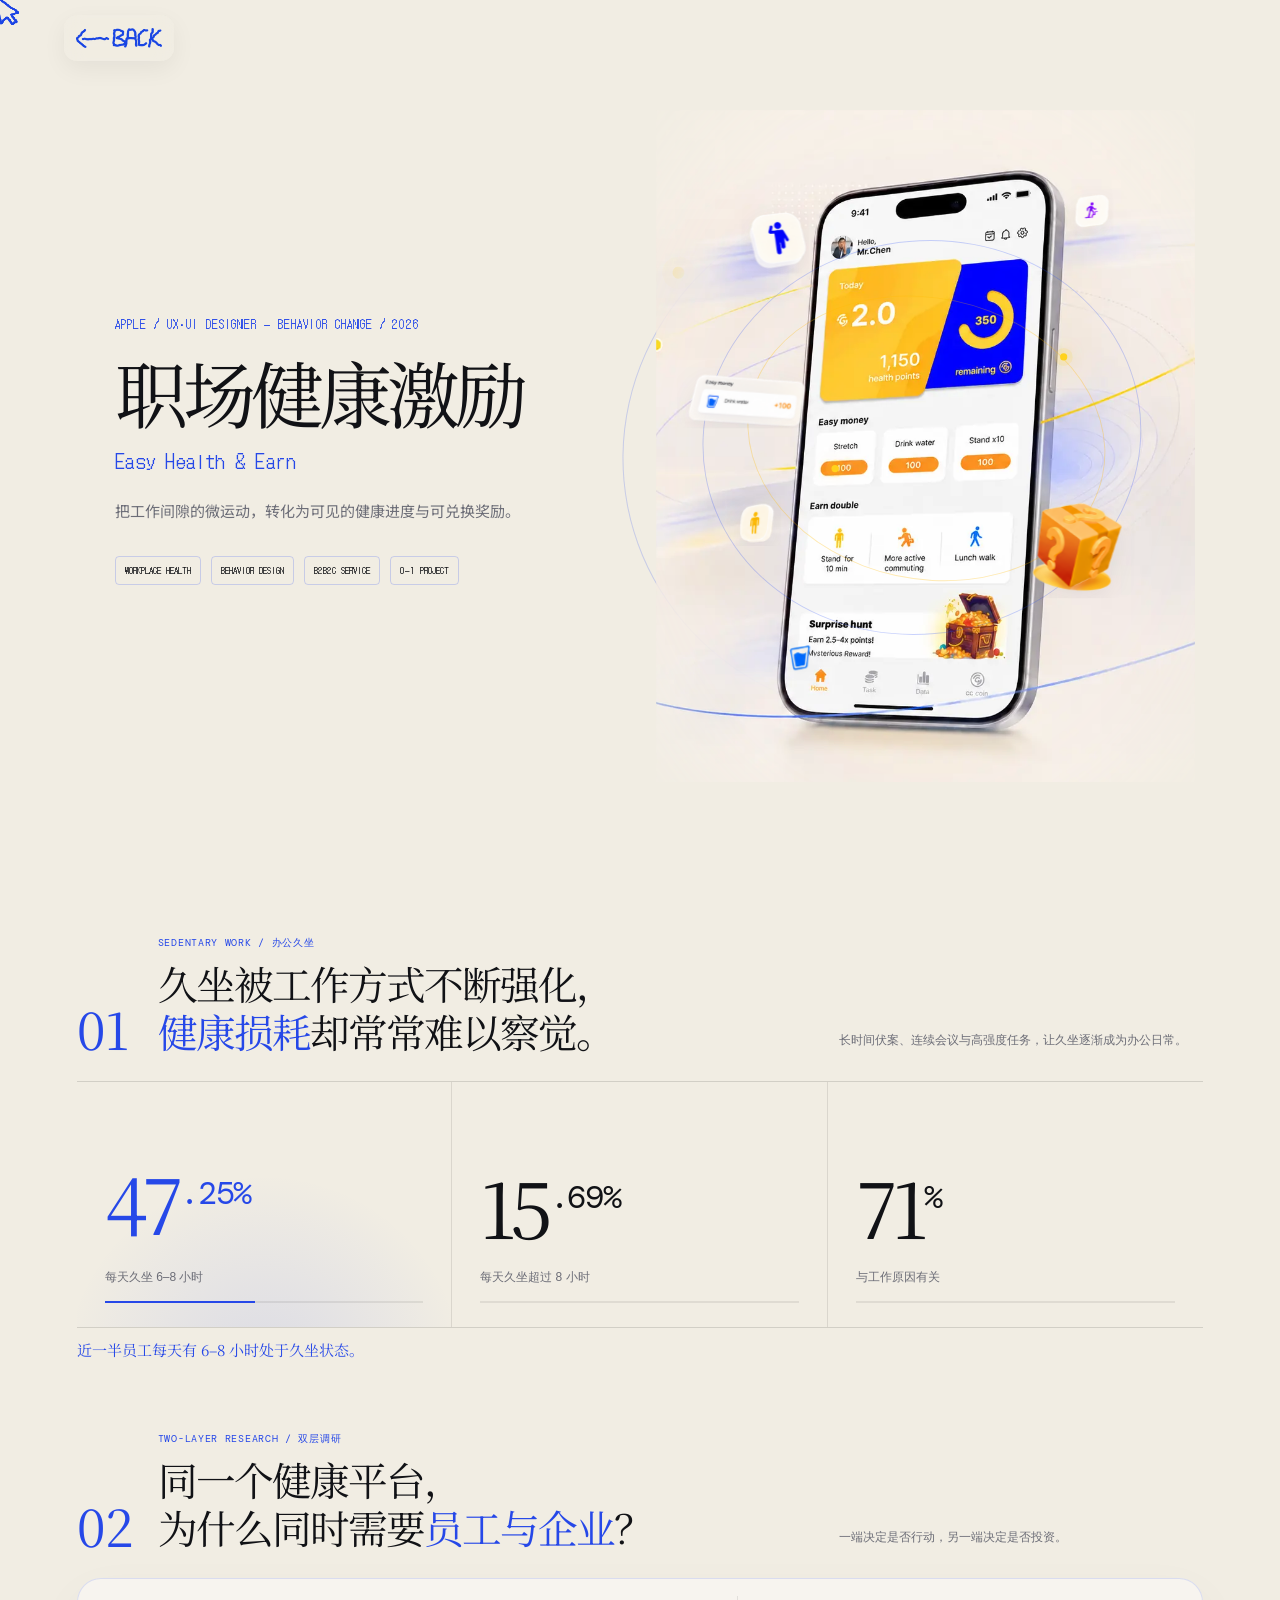
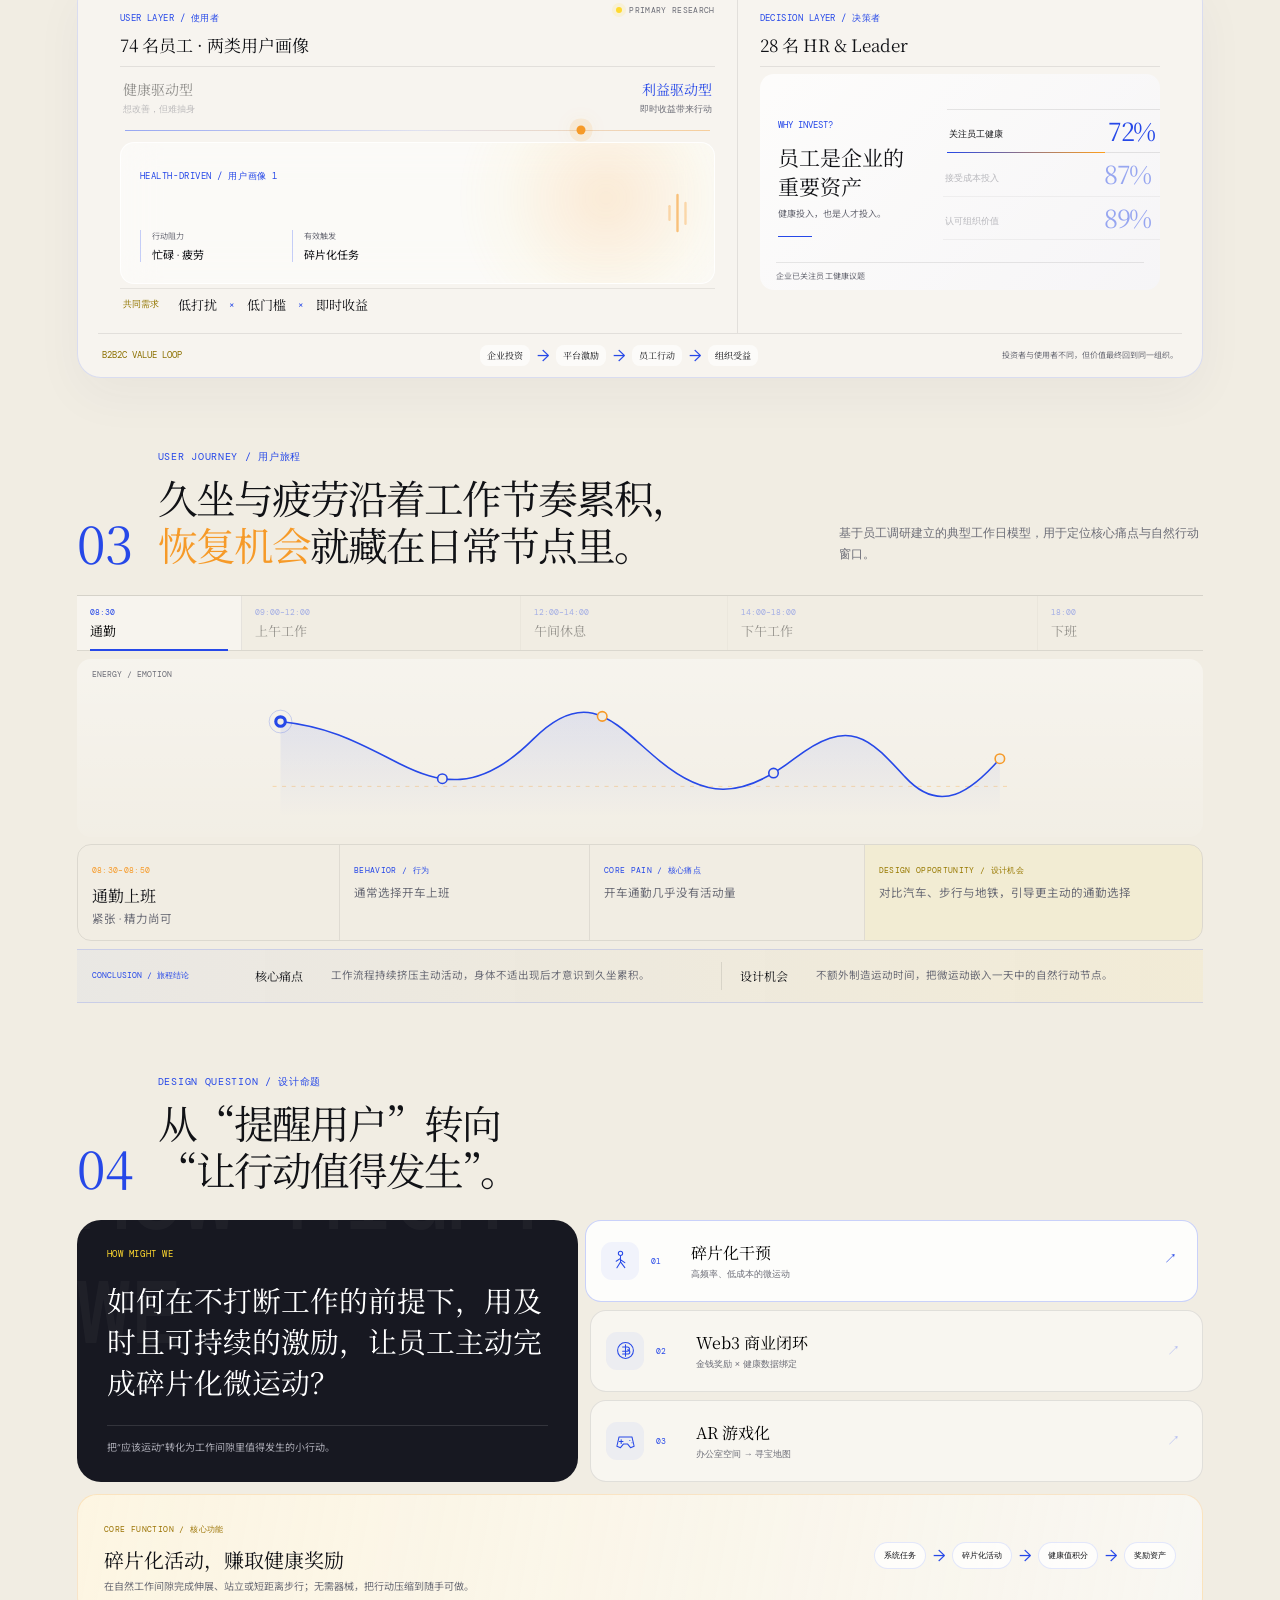
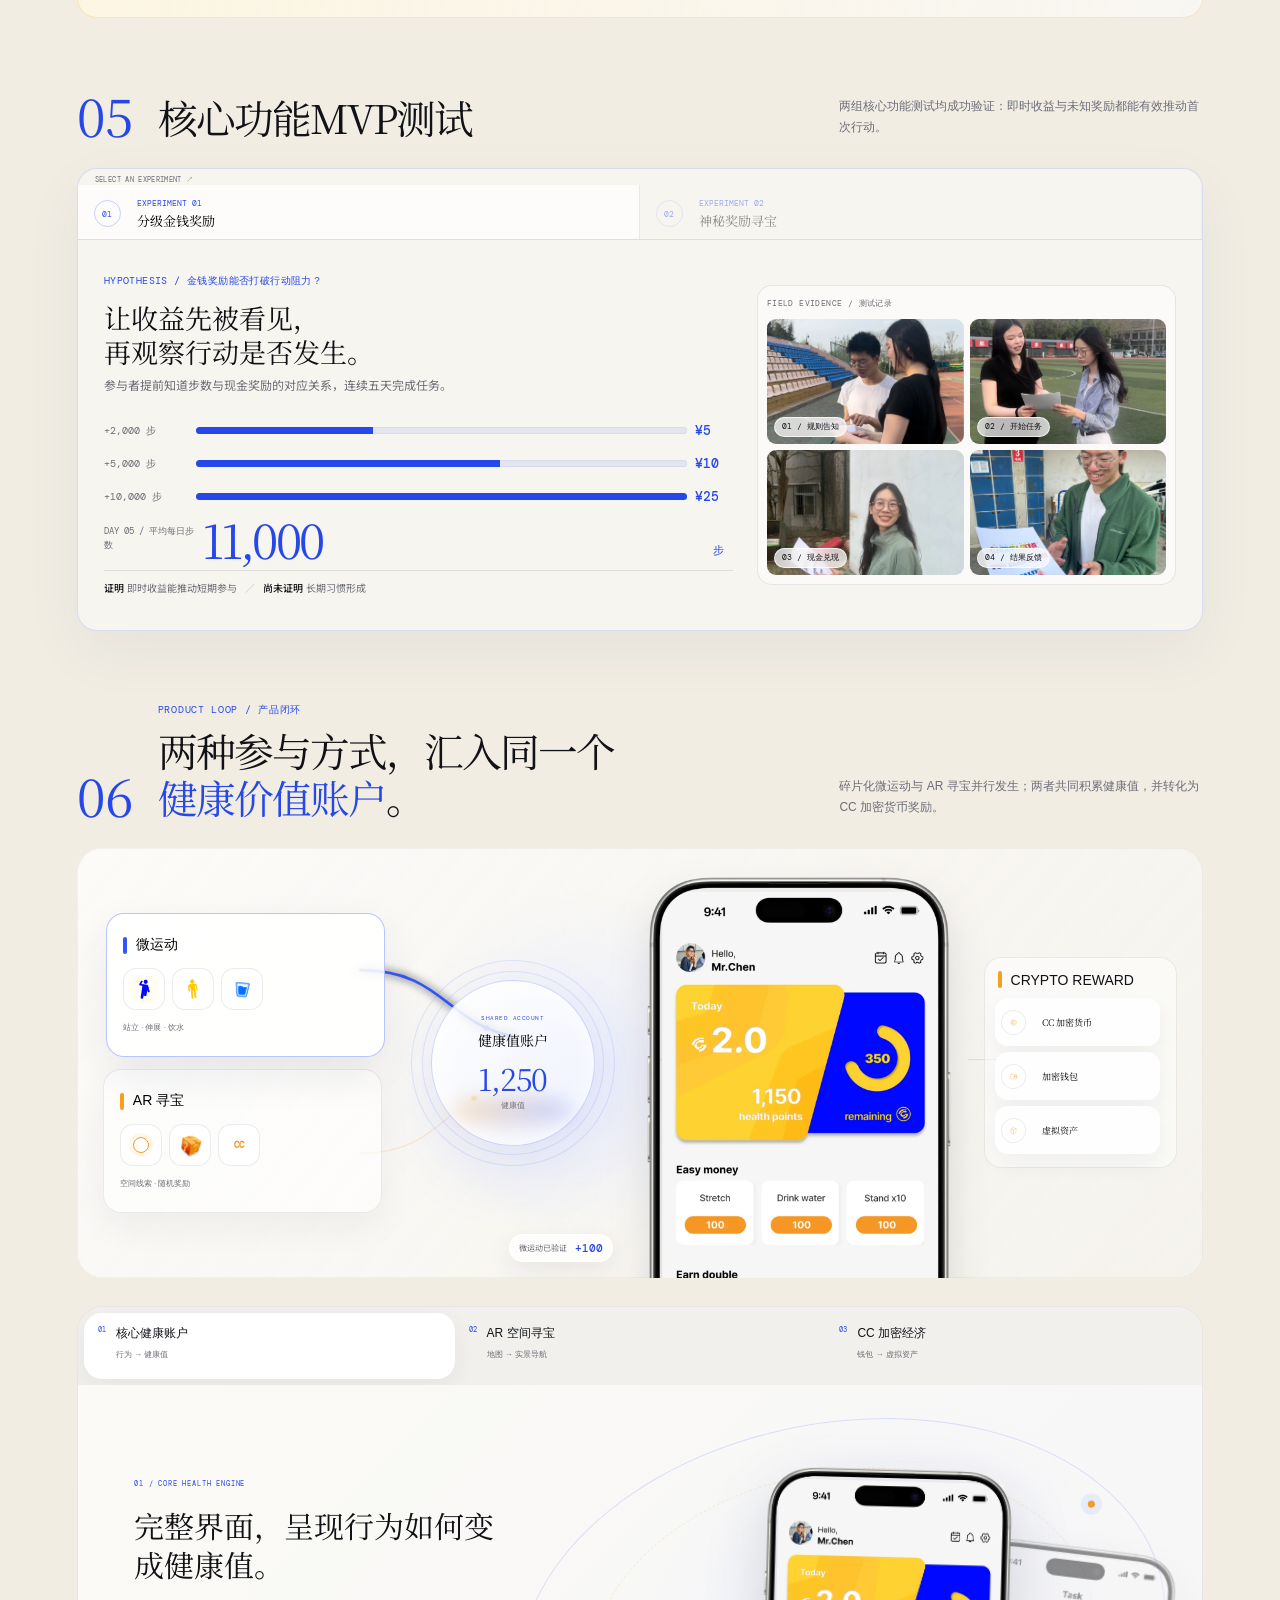
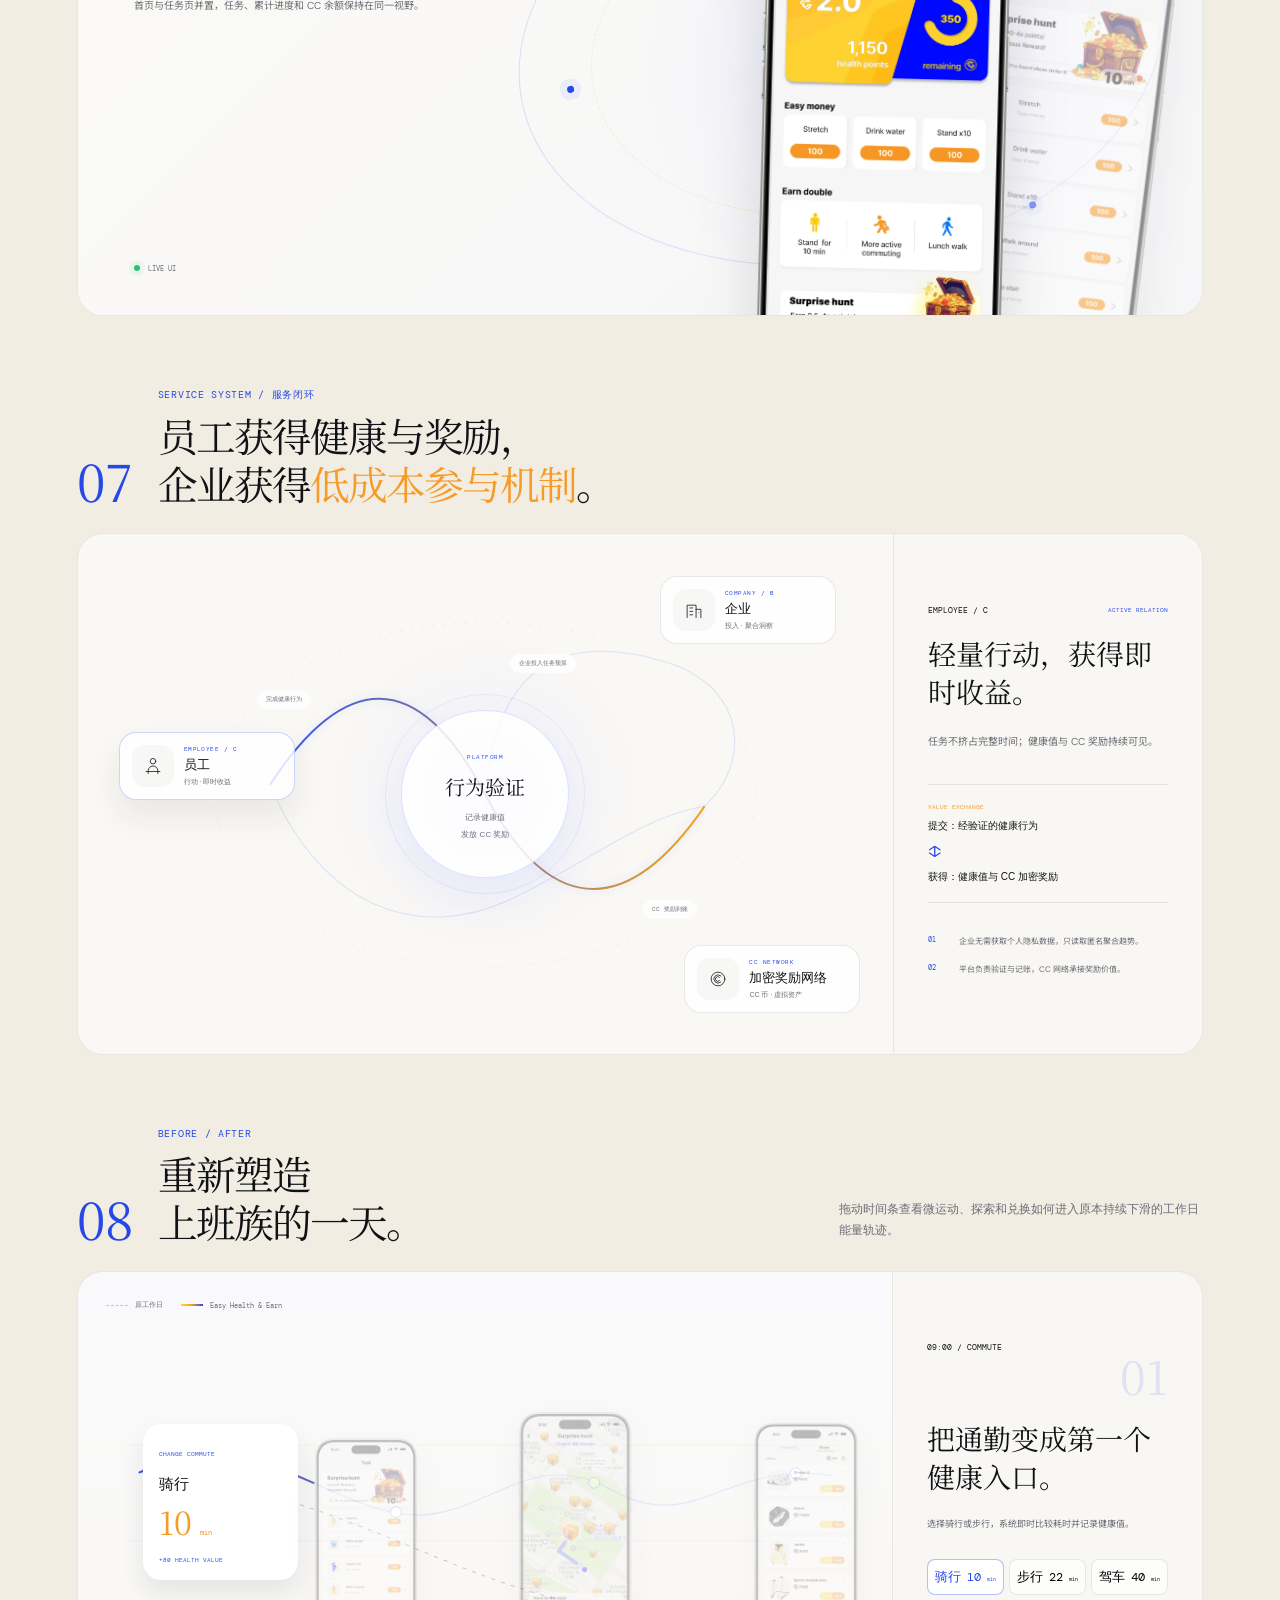
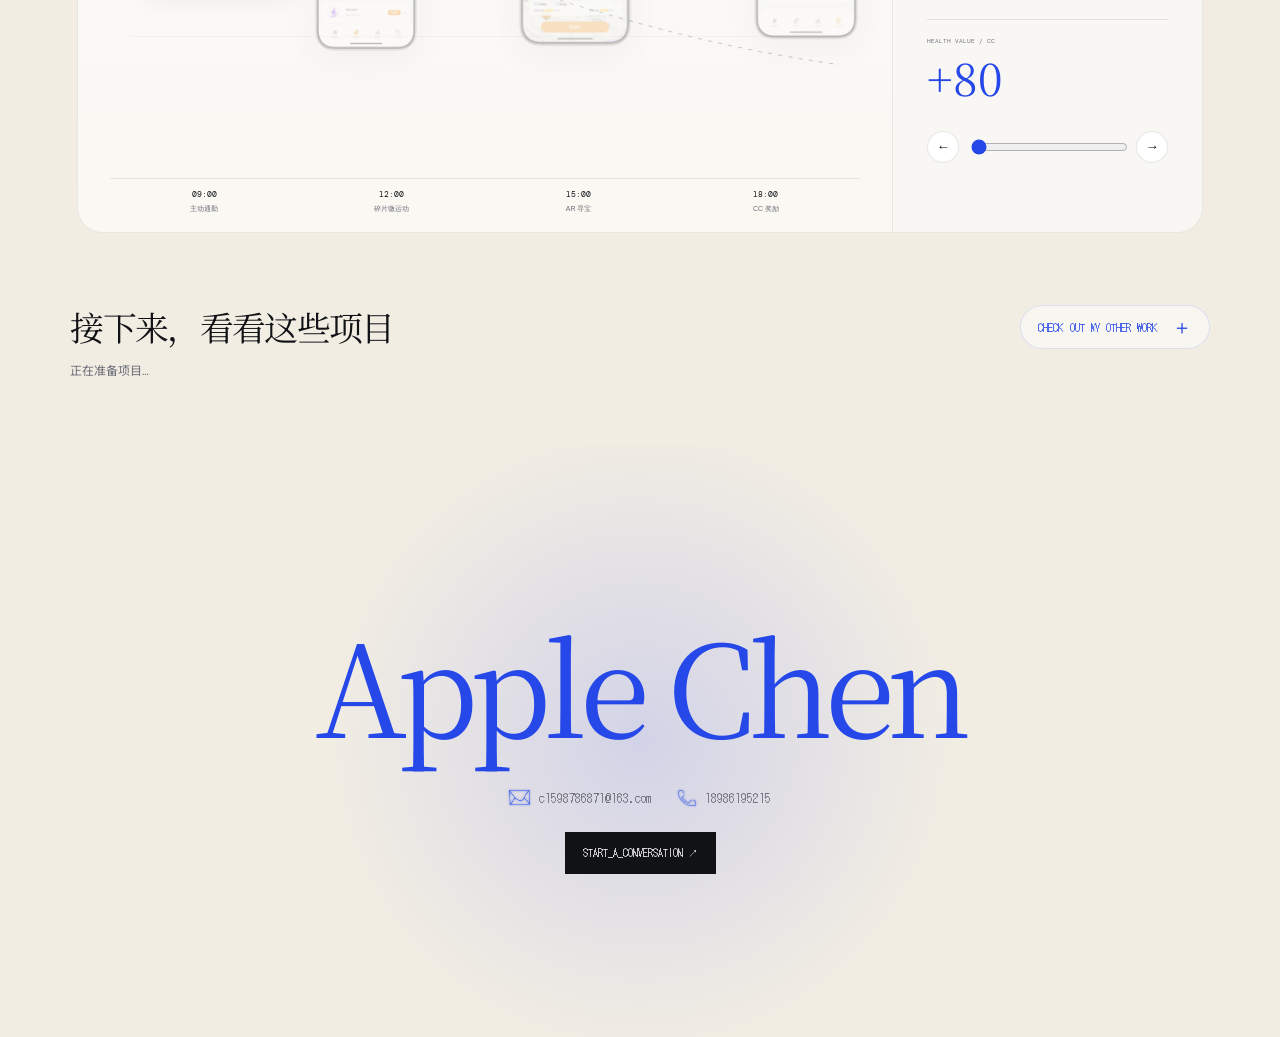
<file: projects/easy-health-earn.html>
<!doctype html>
<html lang="zh-CN">
<head>
<meta charset="utf-8">
<meta name="viewport" content="width=device-width,initial-scale=1">
<title>Easy Health & Earn — Apple Chen</title>
<style>

:root{--paper:#f6f3ea;--ink:#151515;--muted:#77766f;--blue:#2349f5;--yellow:#ffd92f;--orange:#f69a28;--line:rgba(22,22,22,.12);--serif:'Noto Serif SC',serif;--mono:'DM Mono',monospace}*{box-sizing:border-box}html{scroll-behavior:smooth}body{margin:0;background:var(--paper);color:var(--ink);font-family:Arial,'PingFang SC',sans-serif;overflow-x:hidden}.dots{position:fixed;inset:0;pointer-events:none;z-index:-2;background-image:radial-gradient(rgba(37,61,142,.18) .7px,transparent .8px);background-size:28px 28px}.wash{position:fixed;inset:-20%;z-index:-1;pointer-events:none;background:radial-gradient(circle at var(--mx,75%) var(--my,15%),rgba(54,81,255,.08),transparent 23%),radial-gradient(circle at 18% 70%,rgba(255,210,35,.1),transparent 26%)}.progress{position:fixed;left:0;top:0;width:100%;height:3px;background:linear-gradient(90deg,var(--yellow),var(--blue));transform:scaleX(0);transform-origin:left;z-index:50}.pointer{position:fixed;width:44px;z-index:100;pointer-events:none;transform:translate(-4px,-4px);display:none}.back{position:fixed;left:4vw;top:28px;width:120px;height:54px;padding:8px 12px;border:0;border-radius:14px;background:rgba(246,243,234,.78);backdrop-filter:blur(12px);z-index:40}.back img{width:100%;height:100%;object-fit:contain}.wrap{width:min(1280px,calc(100% - 10vw));margin:auto}.hero{height:100vh;min-height:760px;display:grid;align-items:center;position:relative}.hero-grid{display:grid;grid-template-columns:.82fr 1.18fr;gap:4vw;align-items:center}.eyebrow,.meta,.asset-note{font:10px var(--mono);letter-spacing:.06em}.eyebrow{color:var(--blue);margin-bottom:20px}.hero h1{margin:0;font:400 clamp(66px,8vw,122px)/.86 var(--serif);letter-spacing:-.075em}.hero h1 em{display:block;color:var(--blue);font-style:normal}.hero-sub{margin:28px 0 0;color:var(--muted);font-size:17px;line-height:1.8}.tags{display:flex;gap:8px;flex-wrap:wrap;margin-top:28px}.tags span{padding:9px 12px;border:1px solid rgba(35,73,245,.2);border-radius:8px;font:9px var(--mono)}.hero-scene{height:min(72vh,720px);position:relative}.energy-orbit{position:absolute;inset:9% 1% 8%;border:1px solid rgba(35,73,245,.18);border-radius:50%;transform:rotate(-8deg)}.energy-orbit:after{content:"";position:absolute;width:12px;height:12px;border-radius:50%;background:var(--yellow);left:16%;top:7%;box-shadow:0 0 0 10px rgba(255,217,47,.15);animation:orbitPulse 2s ease-in-out infinite}.hero-phone{position:absolute;left:24%;top:5%;width:52%;height:89%;border-radius:42px;overflow:hidden;background:#fff;box-shadow:0 30px 80px rgba(39,48,88,.18);transform:rotate(1.5deg)}.hero-phone img{height:100%;width:auto;max-width:none;transform:translateX(-51%)}.float-card{position:absolute;padding:13px 16px;border:1px solid rgba(255,255,255,.85);border-radius:16px;background:rgba(255,255,255,.7);box-shadow:0 16px 38px rgba(44,50,80,.11);backdrop-filter:blur(16px);font:10px var(--mono);animation:float 4s ease-in-out infinite}.fc1{left:3%;top:22%}.fc2{right:0;top:31%;animation-delay:-1.3s}.fc3{right:5%;bottom:10%;animation-delay:-2.2s}.fc1 b,.fc2 b,.fc3 b{display:block;margin-top:5px;font:600 20px var(--serif)}@keyframes float{50%{transform:translateY(-10px) rotate(1deg)}}@keyframes orbitPulse{50%{transform:scale(1.25)}}section{padding:110px 0}.section-head{display:grid;grid-template-columns:90px 1fr;gap:20px;margin-bottom:42px}.num{font:52px/.9 var(--serif);color:var(--blue)}.title{margin:0;font:400 clamp(40px,4vw,68px)/1.12 var(--serif);letter-spacing:-.055em}.lead{max-width:760px;margin:18px 0 0;color:var(--muted);font-size:15px;line-height:1.8}.problem-grid{display:grid;grid-template-columns:1.05fr .95fr;gap:18px}.research-panel,.insight-panel{border:1px solid var(--line);border-radius:28px;background:rgba(255,255,255,.5);padding:34px}.fact-row{display:grid;grid-template-columns:repeat(2,1fr);gap:12px}.fact{min-height:160px;padding:22px;border-radius:18px;background:#fff}.fact strong{display:block;color:var(--blue);font:500 50px var(--mono)}.fact p{margin:18px 0 0;color:var(--muted);font-size:12px;line-height:1.6}.research-count{display:flex;align-items:end;justify-content:space-between;margin-top:22px;padding-top:22px;border-top:1px solid var(--line)}.research-count b{font:54px var(--serif)}.motivation{display:grid;grid-template-columns:1fr 1fr;gap:12px}.motivation article{padding:22px;border-radius:18px;background:rgba(255,255,255,.8)}.motivation article:last-child{background:#191a28;color:#fff}.motivation h3{font:400 24px var(--serif)}.motivation p{color:var(--muted);font-size:12px;line-height:1.65}.motivation article:last-child p{color:#b7b8c1}.bridge{margin-top:12px;padding:18px;border-left:3px solid var(--yellow);background:rgba(255,217,47,.12);font:500 17px/1.6 var(--serif)}.curve-stage{position:relative;padding:28px;border-radius:30px;background:#fff;overflow:hidden}.curve-stage img{display:block;width:100%;border-radius:18px}.curve-overlay{position:absolute;left:7%;right:7%;bottom:7%;display:flex;justify-content:space-between}.curve-point{width:42px;height:42px;border:0;border-radius:50%;background:var(--paper);box-shadow:0 8px 22px rgba(0,0,0,.12);font:9px var(--mono);transition:.25s}.curve-point:hover,.curve-point.active{background:var(--yellow);transform:translateY(-6px)}.curve-detail{margin-top:16px;padding:18px 22px;border:1px solid rgba(246,154,40,.25);border-radius:16px;background:rgba(255,248,230,.72);font-size:13px;color:#5f5d56}.hmw{padding:38px;border-radius:30px;background:#161720;color:#fff;position:relative;overflow:hidden}.hmw:before{content:'HOW MIGHT WE';position:absolute;right:-2%;top:-16%;color:rgba(255,255,255,.035);font:500 110px var(--mono)}.hmw h3{position:relative;max-width:980px;margin:0;font:400 clamp(34px,4vw,58px)/1.25 var(--serif)}.strategies{display:grid;grid-template-columns:repeat(3,1fr);gap:14px;margin-top:18px}.strategy{min-height:260px;padding:26px;border:1px solid var(--line);border-radius:22px;background:rgba(255,255,255,.62);transition:.3s}.strategy:hover{transform:translateY(-5px);border-color:rgba(35,73,245,.3)}.strategy i{display:grid;width:44px;height:44px;place-items:center;border:1px solid currentColor;border-radius:50%;color:var(--blue);font:11px var(--mono)}.strategy h4{margin:34px 0 9px;font:400 24px var(--serif)}.strategy p{color:var(--muted);font-size:12px;line-height:1.7}.experiments{display:grid;grid-template-columns:330px 1fr;gap:22px}.exp-nav{display:flex;flex-direction:column;gap:10px}.exp-btn{padding:22px;text-align:left;border:1px solid var(--line);border-radius:18px;background:transparent;transition:.25s}.exp-btn.active{background:#fff;border-color:var(--blue);box-shadow:0 14px 34px rgba(40,50,100,.08)}.exp-btn small{color:var(--orange);font:9px var(--mono)}.exp-btn b{display:block;margin-top:8px;font:400 20px var(--serif)}.exp-stage{min-height:560px;padding:32px;border-radius:28px;background:#fff;position:relative;overflow:hidden}.exp-copy{max-width:500px;position:relative;z-index:2}.exp-copy h3{font:400 34px var(--serif)}.exp-copy p{color:var(--muted);font-size:13px;line-height:1.7}.exp-metric{margin-top:24px;font:500 72px var(--mono);color:var(--blue)}.exp-proof{position:absolute;right:-4%;bottom:-5%;width:62%;opacity:.92;transition:opacity .25s,transform .35s}.exp-stage.switching .exp-proof{opacity:0;transform:translateY(15px)}.evidence-boundary{display:inline-block;margin-top:20px;padding:10px 13px;border-radius:8px;background:rgba(255,217,47,.18);font:9px var(--mono)}.flow{display:grid;grid-template-columns:290px 1fr;gap:26px}.flow-nav{display:flex;flex-direction:column;gap:8px}.flow-btn{display:grid;grid-template-columns:44px 1fr;gap:12px;align-items:center;padding:15px;border:0;border-radius:16px;background:transparent;text-align:left}.flow-btn.active{background:#fff}.flow-btn i{display:grid;width:44px;height:44px;place-items:center;border-radius:13px;background:var(--yellow);font:10px var(--mono)}.flow-btn b{font:400 18px var(--serif)}.flow-btn span{display:block;margin-top:3px;color:var(--muted);font-size:10px}.flow-stage{min-height:650px;border-radius:30px;background:linear-gradient(145deg,#fff,#eef0ff);position:relative;overflow:hidden}.flow-visual{position:absolute;inset:34px;display:grid;place-items:center}.flow-visual img{max-width:100%;max-height:100%;object-fit:contain}.asset-placeholder{display:none;width:min(520px,90%);min-height:330px;padding:36px;border:1px dashed rgba(35,73,245,.4);border-radius:24px;background:rgba(255,255,255,.58);text-align:center;place-items:center}.asset-placeholder.on{display:grid}.asset-placeholder b{font:400 25px var(--serif)}.asset-placeholder p{color:var(--muted);font-size:12px;line-height:1.7}.asset-note{color:var(--orange)}.system-grid{display:grid;grid-template-columns:1.1fr .9fr;gap:18px}.system-card{padding:26px;border-radius:28px;background:#fff}.system-card img{width:100%;border-radius:18px}.stakeholders{display:grid;gap:8px}.stakeholder{padding:20px;border:1px solid var(--line);border-radius:16px;transition:.25s}.stakeholder:hover{padding-left:27px;border-color:var(--orange)}.stakeholder b{font:400 20px var(--serif)}.stakeholder p{margin:6px 0 0;color:var(--muted);font-size:11px}.journey{position:relative;padding:30px;border-radius:30px;background:#fff}.journey img{width:100%;border-radius:18px}.journey-scrub{display:flex;align-items:center;gap:14px;margin-top:18px}.journey-scrub input{width:100%;accent-color:var(--blue)}.journey-label{min-width:160px;font:10px var(--mono)}.reflection{display:grid;grid-template-columns:.8fr 1.2fr;gap:28px;margin-top:24px;padding:28px;border-radius:20px;background:#171821;color:#fff}.reflection h3{font:400 28px var(--serif)}.reflection p{color:#b7b7bf;font-size:13px;line-height:1.8}.other{padding:60px 0 70px}.other-head{display:flex;justify-content:space-between;align-items:center;margin-bottom:20px}.other-head h2{margin:0;font:400 30px var(--serif)}.related{display:grid;grid-template-columns:repeat(3,1fr);gap:14px}.related-card{height:225px;padding:18px;display:flex;align-items:end;border-radius:12px;background:#181a22;color:#fff;position:relative;overflow:hidden}.related-card:nth-child(2){background:linear-gradient(140deg,#5969d3,#272942)}.related-card:nth-child(3){background:linear-gradient(145deg,#ddd5d0,#8790ca)}.related-card:before{content:'';position:absolute;width:150px;height:150px;right:-30px;top:-40px;border:1px solid rgba(255,255,255,.18);border-radius:50%;transition:.3s}.related-card:hover:before{transform:scale(1.25)}.related-card h3{position:relative;margin:0;font:400 20px var(--serif)}.related-card p{position:relative;margin:6px 0 0;color:#e2e2e8;font-size:10px}.footer{min-height:66vh;display:grid;place-items:center;text-align:center;position:relative}.footer h2{margin:0;color:var(--blue);font:400 clamp(76px,10vw,150px)/.9 var(--serif)}.contact-line{display:flex;justify-content:center;gap:28px;margin-top:28px;color:#5d606a;font:11px var(--mono)}.contact-item{display:flex;align-items:center;gap:9px}.contact-item img{object-fit:contain}.email-icon{width:21px}.phone-icon{width:18px}.contact-button{margin-top:25px;padding:13px 18px;border:0;background:var(--ink);color:#fff;font:9px var(--mono)}.toast{height:0;opacity:0;transition:.25s;font:9px var(--mono)}.toast.on{height:18px;margin-top:12px;opacity:1}
@media(pointer:fine){body,button,a{cursor:none}.pointer{display:block}}@media(max-width:980px){.pointer{display:none}.wrap{width:calc(100% - 44px)}.hero{height:auto;min-height:0;padding:130px 0 70px}.hero-grid,.problem-grid,.experiments,.flow,.system-grid,.reflection{grid-template-columns:1fr}.hero-scene{height:620px}.section-head{grid-template-columns:55px 1fr}.strategies{grid-template-columns:1fr}.exp-nav{display:grid;grid-template-columns:1fr 1fr}.flow-stage{min-height:560px}.related{grid-template-columns:1fr}.contact-line{flex-direction:column;align-items:center}}@media(max-width:600px){section{padding:80px 0}.hero h1{font-size:58px}.hero-scene{height:480px}.hero-phone{left:12%;width:76%}.fact-row,.motivation{grid-template-columns:1fr}.exp-nav{grid-template-columns:1fr}.exp-stage{min-height:520px}.exp-proof{width:92%;opacity:.5}.flow-stage{min-height:500px}.section-head{grid-template-columns:1fr}.num{font-size:34px}.other-head{align-items:flex-start;flex-direction:column;gap:8px}}
@media(prefers-reduced-motion:reduce){*{animation:none!important;transition:none!important}}
/* Approved portfolio template — copied from step-audio-live */
.view{position:fixed;z-index:101;width:94px;height:64px;pointer-events:none;opacity:0;display:none;transform:translate(-50%,-50%) scale(.65);transition:.2s}.view.on{opacity:1;transform:translate(-50%,-50%)}.view img{width:100%}@media(pointer:fine){.view{display:block}}
.dots{background-image:radial-gradient(rgba(104,101,91,.13) .65px,transparent .8px),radial-gradient(rgba(104,101,91,.06) .6px,transparent .75px);background-size:24px 24px;background-position:0 0}.progress{height:2px;background:linear-gradient(90deg,#9ba6cf,var(--blue))}.pointer{width:23px;height:29px}.back{left:max(32px,4vw);top:24px;width:88px;height:34px;padding:0;border:0;border-radius:0;background:none;backdrop-filter:none}.back img{width:100%;height:100%;object-fit:contain}.wrap{width:min(1380px,calc(100% - 9vw))}.other{width:min(1380px,calc(100% - 9vw));margin:auto;padding:40px 0 60px}.other-head{margin-bottom:19px}.related-card{height:220px}.footer{min-height:63vh}.contact-line{gap:27px;margin-top:28px;font:12px var(--mono)}.contact-action{position:relative;display:inline-flex;margin-top:24px}.contact-button{margin:0;padding:13px 18px;font:10px var(--mono)}.toast{position:absolute;left:50%;top:calc(100% + 12px);height:auto;margin:0;padding:8px 11px;border:1px solid rgba(41,75,232,.18);border-radius:7px;background:#fbfaf6;color:#41434d;font:10px var(--mono);white-space:nowrap;opacity:0;transform:translate(-50%,-4px);transition:.2s}.toast.on{height:auto;margin:0;opacity:1;transform:translate(-50%,0)}
/* Screen efficiency and hierarchy */
section{padding:62px 0 68px}.section-head{grid-template-columns:62px 1fr;gap:18px;margin-bottom:28px}.num{font-size:48px}.title{font-size:clamp(30px,3vw,46px);line-height:1.2;letter-spacing:-.045em}.lead{max-width:720px;margin-top:13px;font-size:13px;line-height:1.75}.hero h1{font-size:clamp(58px,6.5vw,100px);line-height:.9}.hero-sub{margin-top:22px;font-size:15px}.problem-grid{gap:14px}.research-panel,.insight-panel{padding:26px}.fact{min-height:138px}.fact strong{font-size:42px}.hmw{padding:32px}.hmw h3{font-size:clamp(28px,3vw,44px)}.strategy{min-height:220px;padding:22px}.strategy h4{margin-top:27px}.experiments{grid-template-columns:300px 1fr}.exp-stage{min-height:500px}.exp-copy h3{font-size:29px}.exp-metric{font-size:62px}.flow-stage{min-height:590px}.system-card{padding:20px}.journey{padding:22px}
/* Cover: micro action → points → surprise → reward */
.hero-grid{grid-template-columns:.88fr 1.12fr}.hero-scene{height:min(72svh,680px)}.hero-phone{left:29%;top:7%;width:42%;height:86%;z-index:4;transform:rotate(1deg)}.energy-orbit{inset:12% -2% 11%;border-color:rgba(35,73,245,.2);transform:rotate(-11deg)}.float-card{z-index:5;min-width:128px;padding:10px 12px;border-radius:13px}.float-card b{font-size:16px!important}.fc1{left:1%;top:22%}.fc2{right:1%;top:28%}.fc3{right:7%;bottom:11%}.loop-token{position:absolute;z-index:6;display:grid;width:42px;height:42px;place-items:center;border:1px solid rgba(255,255,255,.92);border-radius:50%;background:rgba(255,255,255,.76);box-shadow:0 12px 30px rgba(40,48,90,.13);backdrop-filter:blur(12px);font:9px var(--mono);animation:tokenFloat 3.2s ease-in-out infinite}.lt1{left:18%;bottom:13%}.lt2{right:18%;top:9%;animation-delay:-1.1s}.lt3{right:3%;bottom:30%;animation-delay:-2.2s}.flow-streak{position:absolute;z-index:2;left:8%;right:4%;top:47%;height:22%;border-top:2px solid rgba(255,217,47,.62);border-radius:50%;transform:rotate(9deg);filter:drop-shadow(0 0 8px rgba(255,217,47,.35))}.flow-streak:after{content:'';position:absolute;right:6%;top:-6px;width:10px;height:10px;border-radius:50%;background:var(--yellow);box-shadow:0 0 0 8px rgba(255,217,47,.13);animation:streakPulse 1.7s ease-in-out infinite}@keyframes tokenFloat{50%{transform:translateY(-7px) rotate(4deg)}}@keyframes streakPulse{50%{transform:scale(1.4)}}
.count-unit{font-size:.4em;color:#8094f7;margin-left:2px}.strategy{position:relative;overflow:hidden}.strategy:after{content:'';position:absolute;width:100px;height:100px;right:-50px;bottom:-50px;border:1px solid rgba(35,73,245,.13);border-radius:50%;transition:.35s}.strategy:hover:after{transform:scale(1.35)}
@media(max-width:820px){.wrap,.other{width:calc(100% - 38px)}.section-head{grid-template-columns:44px 1fr}.hero-grid{grid-template-columns:1fr}.hero-phone{left:20%;width:60%}.contact-line{flex-direction:column;gap:10px}.section-head .lead{grid-column:2}}
/* Research evidence chain */
.sedentary-context,.stakeholder-research{min-height:92svh;display:grid;align-items:center}.sedentary-board{display:grid;grid-template-columns:1.28fr .72fr;border:1px solid rgba(35,73,245,.14);border-radius:28px;overflow:hidden;background:rgba(255,255,255,.46);box-shadow:0 18px 55px rgba(39,48,88,.045)}.sedentary-stats{display:grid;grid-template-columns:repeat(3,1fr);gap:1px;background:rgba(35,73,245,.1)}.sedentary-stat{min-height:250px;padding:30px 26px;display:flex;flex-direction:column;justify-content:space-between;background:rgba(251,250,246,.94);transition:background .3s,transform .3s}.sedentary-stat:hover{background:#fff}.sedentary-stat strong{color:var(--blue);font:400 clamp(42px,4vw,66px)/1 var(--mono);letter-spacing:-.06em}.sedentary-stat p{max-width:150px;margin:0;color:#595b64;font-size:13px;line-height:1.6}.sedentary-stat.featured{background:linear-gradient(145deg,rgba(35,73,245,.96),rgba(73,84,177,.92));color:white}.sedentary-stat.featured strong{color:white}.sedentary-stat.featured p{color:rgba(255,255,255,.82)}.sedentary-impact{padding:30px;display:flex;flex-direction:column;justify-content:space-between}.sedentary-impact .meta{color:var(--blue)}.impact-list{display:grid;gap:9px;margin:22px 0}.impact-list span{position:relative;padding:13px 14px 13px 39px;border-bottom:1px solid rgba(21,21,21,.09);font:400 16px var(--serif);transition:padding-left .25s,color .25s}.impact-list span:before{content:'';position:absolute;left:13px;top:50%;width:10px;height:10px;border:1px solid var(--blue);border-radius:50%;transform:translateY(-50%)}.impact-list span:hover{padding-left:45px;color:var(--blue)}.sedentary-impact>p{margin:0;color:var(--muted);font-size:12px;line-height:1.7}.layered-research{display:grid;grid-template-columns:1.08fr .92fr;gap:14px}.research-layer{position:relative;padding:26px;border:1px solid rgba(35,73,245,.13);border-radius:24px;background:rgba(255,255,255,.58);overflow:hidden}.layer-index{position:absolute;right:21px;top:17px;color:rgba(35,73,245,.22);font:500 12px var(--mono);letter-spacing:.08em}.layer-header{display:grid;grid-template-columns:.9fr 1.1fr;gap:18px;align-items:end;padding-bottom:19px;border-bottom:1px solid rgba(21,21,21,.1)}.layer-role{color:var(--blue);font:10px var(--mono);letter-spacing:.06em}.layer-header h3{margin:7px 0 0;font:400 26px var(--serif)}.layer-header>p{margin:0;color:var(--muted);font-size:12px;line-height:1.65}.quote-grid{display:grid;grid-template-columns:1fr 1fr;gap:10px;margin-top:14px}.quote-grid blockquote{min-height:180px;margin:0;padding:19px;border-radius:16px;background:#fff;transition:transform .25s,box-shadow .25s}.quote-grid blockquote:hover{transform:translateY(-3px);box-shadow:0 12px 28px rgba(39,48,88,.07)}.quote-grid blockquote>span,.decision-quote>span{color:var(--blue);font:9px var(--mono);letter-spacing:.04em}.quote-grid blockquote p{margin:22px 0 17px;font:400 19px/1.5 var(--serif)}.quote-grid blockquote footer{color:var(--muted);font-size:10px;line-height:1.55}.layer-conclusion{margin-top:10px;padding:15px 17px;border-left:3px solid var(--yellow);background:rgba(255,217,47,.11);font-size:12px;line-height:1.65}.decision-layer{background:linear-gradient(145deg,rgba(238,240,255,.78),rgba(255,255,255,.62))}.decision-evidence{display:grid;grid-template-columns:repeat(3,1fr);gap:8px;margin-top:14px}.decision-evidence>div{min-height:113px;padding:15px 12px;border-radius:14px;background:rgba(255,255,255,.82);transition:transform .25s}.decision-evidence>div:hover{transform:translateY(-3px)}.decision-evidence strong{display:block;color:var(--blue);font:400 28px var(--mono)}.decision-evidence>div>span{display:block;margin-top:11px;color:var(--muted);font-size:10px;line-height:1.5}.decision-quote{margin-top:10px;padding:18px;border-radius:15px;background:#181a22;color:white}.decision-quote>span{color:#9eacf9}.decision-quote p{margin:10px 0 0;font:400 15px/1.65 var(--serif)}.business-bridge{grid-column:1/-1;display:grid;grid-template-columns:170px 1fr auto;gap:22px;align-items:center;padding:18px 22px;border-radius:18px;background:rgba(255,217,47,.12);border:1px solid rgba(220,176,0,.18)}.business-bridge>span{color:#967600;font:10px var(--mono)}.business-bridge>p{margin:0;font:400 16px var(--serif)}.bridge-flow{display:flex;align-items:center;gap:8px}.bridge-flow i{padding:7px 9px;border-radius:8px;background:rgba(255,255,255,.72);font:normal 9px var(--mono)}.bridge-flow b{color:var(--blue);font-weight:400}@media(max-width:980px){.sedentary-context,.stakeholder-research{min-height:0}.sedentary-board,.layered-research{grid-template-columns:1fr}.sedentary-stats{grid-template-columns:1fr 1fr}.sedentary-stat.featured{grid-column:1/-1}.business-bridge{grid-column:auto;grid-template-columns:1fr}.bridge-flow{flex-wrap:wrap}}@media(max-width:600px){.sedentary-stats,.quote-grid,.decision-evidence,.layer-header{grid-template-columns:1fr}.sedentary-stat.featured{grid-column:auto}.sedentary-stat{min-height:170px}.business-bridge{padding:17px}.bridge-flow b{transform:rotate(90deg)}}
/* Two-layer research — interactive motive and investment field */
.research-v2{min-height:100svh}.research-v2 .section-head{margin-bottom:24px}.research-v2 .lead{max-width:none}.research-stage{display:grid;grid-template-columns:1.18fr .82fr;gap:12px}.persona-lab,.investment-lab{position:relative;min-height:410px;padding:24px;border:1px solid rgba(35,73,245,.14);border-radius:25px;background:rgba(255,255,255,.56);overflow:hidden}.compact-head{display:flex;align-items:flex-start;justify-content:space-between;padding-bottom:17px;border-bottom:1px solid rgba(21,21,21,.09)}.compact-head span{color:var(--blue);font:9px var(--mono);letter-spacing:.05em}.compact-head h3{margin:6px 0 0;font:400 22px var(--serif)}.sample-dot{display:flex;align-items:center;gap:7px;color:var(--muted)!important}.sample-dot i{width:7px;height:7px;border-radius:50%;background:var(--yellow);box-shadow:0 0 0 5px rgba(255,217,47,.15)}.persona-workbench{display:grid;grid-template-columns:190px 1fr;gap:12px;margin-top:14px}.persona-switch{display:grid;gap:8px}.persona-tab{display:grid;grid-template-columns:34px 1fr;gap:11px;align-items:center;padding:14px;border:1px solid transparent;border-radius:15px;background:rgba(255,255,255,.58);text-align:left;transition:transform .25s,border-color .25s,background .25s}.persona-tab:hover{transform:translateX(4px)}.persona-tab.active{border-color:rgba(35,73,245,.24);background:#fff;box-shadow:0 10px 25px rgba(37,49,103,.07)}.persona-tab>i{display:grid;width:34px;height:34px;place-items:center;border:1px solid rgba(35,73,245,.24);border-radius:50%;color:var(--blue);font:normal 9px var(--mono)}.persona-tab b{display:block;font:400 15px var(--serif)}.persona-tab small{display:block;margin-top:4px;color:var(--muted);font-size:9px}.persona-focus{position:relative;min-height:235px;display:grid;grid-template-columns:150px 1fr;align-items:center;padding:21px;border-radius:18px;background:linear-gradient(140deg,#171923,#282b43);color:#fff;overflow:hidden}.persona-focus:before{content:'';position:absolute;width:230px;height:230px;left:-105px;top:-98px;border:1px solid rgba(255,255,255,.1);border-radius:50%;transition:transform .5s}.persona-focus.switching:before{transform:scale(1.25) rotate(20deg)}.persona-orbit{position:relative;display:grid;width:116px;height:116px;place-items:center;border:1px solid rgba(255,255,255,.2);border-radius:50%}.persona-orbit:before{content:'';position:absolute;inset:16px;border:1px dashed rgba(255,217,47,.48);border-radius:50%;animation:personaSpin 12s linear infinite}.persona-orbit span{font:400 42px var(--serif);color:var(--yellow)}.persona-orbit i{position:absolute;width:11px;height:11px;right:4px;top:22px;border-radius:50%;background:var(--yellow);box-shadow:0 0 0 7px rgba(255,217,47,.11)}@keyframes personaSpin{to{transform:rotate(360deg)}}.persona-copy{position:relative}.persona-copy>span{color:#9eacf9;font:9px var(--mono)}.persona-copy h4{margin:14px 0 21px;font:400 22px/1.45 var(--serif)}.motive-pair{display:grid;grid-template-columns:1fr 1fr;gap:9px}.motive-pair>div{padding:10px;border:1px solid rgba(255,255,255,.1);border-radius:10px}.motive-pair small{display:block;color:#9a9ca8;font-size:8px}.motive-pair b{display:block;margin-top:5px;font-size:10px;font-weight:400}.shared-motive{display:flex;align-items:center;justify-content:center;gap:12px;margin-top:11px;padding:12px;border-radius:13px;background:rgba(255,217,47,.12)}.shared-motive span{margin-right:7px;color:#937600;font:9px var(--mono)}.shared-motive b{font:400 13px var(--serif)}.shared-motive i{color:var(--blue);font-style:normal}.investment-lab{background:linear-gradient(145deg,rgba(238,240,255,.8),rgba(255,255,255,.6))}.investment-core{position:relative;min-height:310px;margin-top:14px;border-radius:18px;background:rgba(255,255,255,.65);overflow:hidden}.core-copy{position:absolute;left:22px;top:25px;z-index:2}.core-copy>span{color:var(--blue);font:9px var(--mono)}.core-copy strong{display:block;margin-top:13px;font:400 24px/1.3 var(--serif)}.core-copy p{margin:9px 0 0;color:var(--muted);font-size:11px}.evidence-orbit{position:absolute;right:18px;top:20px;width:220px;height:220px;border:1px solid rgba(35,73,245,.13);border-radius:50%}.evidence-orbit:before{content:'';position:absolute;inset:42px;border:1px dashed rgba(35,73,245,.15);border-radius:50%;animation:personaSpin 20s linear reverse infinite}.evidence-orbit button{position:absolute;width:82px;height:82px;border:1px solid rgba(35,73,245,.16);border-radius:50%;background:rgba(251,250,246,.93);transition:transform .25s,background .25s}.evidence-orbit button:hover,.evidence-orbit button:focus-visible{transform:scale(1.08);background:#fff;outline:none}.evidence-orbit button:nth-child(1){left:-13px;top:72px}.evidence-orbit button:nth-child(2){right:4px;top:-8px}.evidence-orbit button:nth-child(3){right:-4px;bottom:-3px}.evidence-orbit strong{display:block;color:var(--blue);font:400 20px var(--mono)}.evidence-orbit small{font-size:8px;color:var(--muted)}.evidence-note{position:absolute;left:22px;right:22px;bottom:20px;padding-top:13px;border-top:1px solid rgba(21,21,21,.09);color:var(--muted);font-size:10px;transition:color .2s}.evidence-note.on{color:var(--blue)}.value-loop{grid-column:1/-1;display:grid;grid-template-columns:155px 1fr auto;gap:18px;align-items:center;padding:16px 20px;border:1px solid rgba(220,176,0,.2);border-radius:17px;background:rgba(255,217,47,.12)}.value-loop>span{color:#8b7000;font:9px var(--mono)}.loop-steps{display:flex;align-items:center;justify-content:center;gap:10px}.loop-steps b{padding:7px 10px;border-radius:8px;background:rgba(255,255,255,.76);font:400 11px var(--serif);transition:transform .2s,color .2s}.loop-steps b:hover{transform:translateY(-2px);color:var(--blue)}.loop-steps i{color:var(--blue);font-style:normal}.value-loop p{margin:0;max-width:250px;color:var(--muted);font-size:9px;line-height:1.5}@media(max-width:980px){.research-stage{grid-template-columns:1fr}.value-loop{grid-column:auto}.investment-lab{min-height:430px}}@media(max-width:650px){.persona-workbench,.persona-focus{grid-template-columns:1fr}.persona-switch{grid-template-columns:1fr 1fr}.persona-focus{justify-items:center;text-align:center}.motive-pair{width:100%}.value-loop{grid-template-columns:1fr}.loop-steps{justify-content:flex-start;flex-wrap:wrap}.evidence-orbit{right:-25px;transform:scale(.82)}.core-copy{max-width:150px}}
/* Persona motive spectrum — restrained glass motion */
.spectrum-workbench{display:block;margin-top:14px}.motive-spectrum{position:relative;display:grid;grid-template-columns:1fr 1fr;gap:44px;padding:0 5px 18px}.motive-spectrum .spectrum-line{position:absolute;left:5px;right:5px;bottom:4px;height:1px;background:linear-gradient(90deg,rgba(35,73,245,.45),rgba(35,73,245,.11),rgba(246,154,40,.42))}.motive-spectrum .spectrum-line i{position:absolute;left:22%;top:50%;width:9px;height:9px;border-radius:50%;background:var(--blue);box-shadow:0 0 0 7px rgba(35,73,245,.1),0 0 22px rgba(35,73,245,.32);transform:translate(-50%,-50%);transition:left .55s cubic-bezier(.2,.8,.2,1),background .4s,box-shadow .4s}.motive-spectrum .persona-tab{display:block;padding:8px 0 10px;border:0;border-radius:0;background:none!important;box-shadow:none!important;text-align:left;transform:none!important;opacity:.42;transition:opacity .3s,color .3s}.motive-spectrum .persona-tab:last-child{text-align:right}.motive-spectrum .persona-tab.active{opacity:1;color:var(--blue)}.motive-spectrum .persona-tab b{font:400 17px var(--serif)}.motive-spectrum .persona-tab small{margin-top:4px;font-size:9px}.spectrum-workbench:has(.persona-tab[data-persona="reward"].active) .spectrum-line i{left:78%;background:var(--orange);box-shadow:0 0 0 7px rgba(246,154,40,.11),0 0 22px rgba(246,154,40,.3)}.spectrum-focus{position:relative;min-height:222px;display:grid;grid-template-columns:1fr auto;align-items:center;margin-top:14px;padding:30px 32px;border:1px solid rgba(255,255,255,.82);border-radius:20px;background:rgba(255,255,255,.52);color:var(--ink);box-shadow:inset 0 1px 0 rgba(255,255,255,.72),0 18px 45px rgba(38,47,86,.055);backdrop-filter:blur(18px);overflow:hidden}.spectrum-focus:before{content:none}.spectrum-glow{position:absolute;width:330px;height:260px;left:-90px;top:-75px;border-radius:50%;background:radial-gradient(circle,rgba(35,73,245,.16),rgba(35,73,245,.035) 46%,transparent 70%);filter:blur(4px);transition:left .65s cubic-bezier(.2,.8,.2,1),background .5s}.spectrum-workbench:has(.persona-tab[data-persona="reward"].active) .spectrum-glow{left:54%;background:radial-gradient(circle,rgba(246,154,40,.16),rgba(255,217,47,.04) 48%,transparent 70%)}.spectrum-focus .persona-copy{position:relative;z-index:2;max-width:520px}.spectrum-focus .persona-copy>span{color:var(--blue);font:9px var(--mono);letter-spacing:.06em}.spectrum-focus .persona-copy h4{margin:15px 0 27px;color:var(--ink);font:400 clamp(25px,2.4vw,36px)/1.25 var(--serif);letter-spacing:-.035em;transition:opacity .16s,transform .16s}.spectrum-focus.switching .persona-copy h4{opacity:0;transform:translateY(5px)}.spectrum-focus .motive-pair{display:flex;gap:34px}.spectrum-focus .motive-pair>div{min-width:130px;padding:0 0 0 11px;border:0;border-left:1px solid rgba(35,73,245,.25);border-radius:0}.spectrum-focus .motive-pair small{color:var(--muted);font-size:8px}.spectrum-focus .motive-pair b{color:var(--ink);font-size:11px}.persona-pulse{position:relative;z-index:2;display:flex;align-items:center;gap:7px;height:68px;margin-right:6px}.persona-pulse i{display:block;width:3px;height:20px;border-radius:3px;background:rgba(35,73,245,.25);animation:pulseBar 1.8s ease-in-out infinite}.persona-pulse i:nth-child(2){height:48px;animation-delay:-.55s;background:rgba(35,73,245,.5)}.persona-pulse i:nth-child(3){height:29px;animation-delay:-1.05s}.spectrum-workbench:has(.persona-tab[data-persona="reward"].active) .persona-pulse i{background:rgba(246,154,40,.34)}.spectrum-workbench:has(.persona-tab[data-persona="reward"].active) .persona-pulse i:nth-child(2){background:rgba(246,154,40,.58)}@keyframes pulseBar{50%{transform:scaleY(.55);opacity:.55}}.persona-lab .shared-motive{margin-top:10px;padding:10px 12px;border:0;border-radius:0;background:none;border-top:1px solid rgba(21,21,21,.08)}@media(max-width:650px){.motive-spectrum{gap:20px}.spectrum-focus{grid-template-columns:1fr;padding:25px}.persona-pulse{position:absolute;right:16px;top:16px;transform:scale(.7)}.spectrum-focus .motive-pair{gap:16px;flex-wrap:wrap}}
/* High-efficiency numeric context + one-screen research */
.context-v2{min-height:100svh;padding:48px 0!important;display:grid;align-items:center}.context-v2 .section-head{grid-template-columns:56px 1fr;margin-bottom:38px}.context-v2 .num{font-size:42px}.context-v2 .title{font-size:clamp(32px,3.2vw,50px);max-width:980px}.context-v2 .lead{margin-top:10px}.numeric-story{display:grid;grid-template-columns:repeat(3,1fr);border-top:1px solid rgba(21,21,21,.14);border-bottom:1px solid rgba(21,21,21,.14)}.stat-word{position:relative;min-height:245px;padding:28px 28px 24px;border:0;border-right:1px solid rgba(21,21,21,.1);background:transparent;text-align:left;overflow:hidden;transition:background .35s}.stat-word:last-child{border-right:0}.stat-word:before{content:'';position:absolute;inset:0;background:radial-gradient(circle at 50% 120%,rgba(35,73,245,.11),transparent 58%);opacity:0;transition:opacity .35s}.stat-word:hover:before,.stat-word.active:before{opacity:1}.stat-word strong{position:relative;z-index:1;display:flex;align-items:flex-start;color:var(--ink);font:400 clamp(56px,6vw,92px)/1 var(--serif);letter-spacing:-.075em;transition:color .25s,transform .35s}.stat-word strong i{margin:8px 0 0 2px;font:normal .42em var(--mono);letter-spacing:-.04em}.stat-word:hover strong,.stat-word.active strong{color:var(--blue);transform:translateY(-4px)}.stat-word>span{position:absolute;z-index:1;left:28px;bottom:41px;color:var(--muted);font-size:12px}.stat-word em{position:absolute;z-index:1;left:28px;right:28px;bottom:24px;height:2px;background:rgba(21,21,21,.08);overflow:hidden}.stat-word em:after{content:'';display:block;width:var(--value);height:100%;background:var(--blue);transform:scaleX(0);transform-origin:left;transition:transform .65s cubic-bezier(.2,.8,.2,1)}.stat-word:hover em:after,.stat-word.active em:after{transform:scaleX(1)}.context-footer{display:grid;grid-template-columns:1fr auto;gap:28px;align-items:center;padding:17px 0}.stat-note{color:var(--blue);font:400 15px var(--serif);transition:opacity .16s,transform .16s}.stat-note.switching{opacity:0;transform:translateY(4px)}.harm-line{display:flex;align-items:center;gap:9px;color:var(--muted);font-size:10px}.harm-line span{margin-right:4px;color:#987900;font:9px var(--mono)}.harm-line b{font-weight:400}.harm-line i{color:rgba(35,73,245,.5);font-style:normal}.research-v2{min-height:100svh!important;padding:44px 0!important;display:grid;align-items:center}.research-v2 .section-head{grid-template-columns:56px 1fr;margin-bottom:20px}.research-v2 .num{font-size:42px}.research-v2 .title{font-size:clamp(29px,2.8vw,43px);line-height:1.14}.research-v2 .lead{margin-top:8px}.research-v2 .research-stage{gap:10px}.research-v2 .persona-lab,.research-v2 .investment-lab{min-height:344px;padding:19px 20px;border-radius:21px}.research-v2 .compact-head{padding-bottom:12px}.research-v2 .compact-head h3{font-size:19px}.research-v2 .spectrum-workbench{margin-top:10px}.research-v2 .motive-spectrum{padding-bottom:14px}.research-v2 .spectrum-focus{min-height:176px;margin-top:10px;padding:20px 24px}.research-v2 .spectrum-focus .persona-copy h4{margin:10px 0 18px;font-size:clamp(22px,2vw,31px)}.research-v2 .shared-motive{margin-top:7px;padding:8px}.research-v2 .investment-core{min-height:252px;margin-top:10px}.research-v2 .evidence-orbit{right:6px;top:7px;transform:scale(.84)}.research-v2 .core-copy{left:18px;top:20px}.research-v2 .evidence-note{left:18px;right:18px;bottom:14px}.research-v2 .value-loop{padding:12px 18px}.research-v2 .loop-steps b{padding:5px 9px}@media(max-height:850px) and (min-width:981px){.context-v2,.research-v2{padding:32px 0!important}.context-v2 .section-head{margin-bottom:25px}.stat-word{min-height:205px}.research-v2 .persona-lab,.research-v2 .investment-lab{min-height:318px}.research-v2 .spectrum-focus{min-height:158px}}@media(max-width:760px){.context-v2,.research-v2{min-height:0;padding:75px 0!important}.numeric-story{grid-template-columns:1fr}.stat-word{min-height:175px;border-right:0;border-bottom:1px solid rgba(21,21,21,.1)}.context-footer{grid-template-columns:1fr}.harm-line{flex-wrap:wrap}.research-v2 .persona-lab,.research-v2 .investment-lab{min-height:0}}
/* Final cover hierarchy + unified one-screen research composition */
.hero-title-cn{margin:24px 0 0!important;font:400 clamp(58px,6vw,92px)/.9 var(--serif)!important;letter-spacing:-.065em!important;white-space:nowrap}.hero-title-en{margin-top:22px;color:var(--blue);font:400 clamp(17px,1.48vw,22px)/1.2 'DotGothic16',monospace;letter-spacing:.012em}.hero .hero-sub{margin-top:22px;max-width:520px;font-size:15px;line-height:1.8}.hero .tags{margin-top:30px;gap:10px}.hero .tags span{padding:9px 12px;font:10px 'DotGothic16',monospace}
.research-v2{min-height:0!important;padding:76px 0 54px!important;display:block}.research-v2 .section-head{grid-template-columns:44px 1fr;gap:14px;max-width:1050px;margin-bottom:16px}.research-v2 .num{font-size:34px}.research-v2 .title{font-size:clamp(27px,2.45vw,38px);line-height:1.12}.research-v2 .lead{margin-top:7px;font-size:11px}.research-v2 .research-stage{display:grid;grid-template-columns:1.18fr .82fr;grid-template-areas:'persona investment' 'loop loop';gap:0;padding:17px 20px 0;border:1px solid rgba(35,73,245,.14);border-radius:24px;background:rgba(255,255,255,.42);box-shadow:0 18px 50px rgba(38,47,86,.045);overflow:hidden}.research-v2 .persona-lab{grid-area:persona}.research-v2 .investment-lab{grid-area:investment}.research-v2 .value-loop{grid-area:loop}.research-v2 .persona-lab,.research-v2 .investment-lab{min-height:286px;padding:9px 22px 13px;border:0;border-radius:0;background:transparent;box-shadow:none}.research-v2 .persona-lab{border-right:1px solid rgba(21,21,21,.09)}.research-v2 .compact-head{padding-bottom:9px}.research-v2 .compact-head h3{font-size:17px}.research-v2 .sample-dot{font:8px var(--mono)!important;letter-spacing:.04em}.research-v2 .sample-dot i{width:6px;height:6px;box-shadow:0 0 0 4px rgba(255,217,47,.13)}.research-v2 .spectrum-workbench{margin-top:7px}.research-v2 .motive-spectrum{padding:0 3px 12px;gap:25px}.research-v2 .motive-spectrum .persona-tab{padding:5px 0 7px}.research-v2 .motive-spectrum .persona-tab b{font-size:14px}.research-v2 .spectrum-focus{min-height:142px;margin-top:7px;padding:15px 19px;border-radius:14px;box-shadow:none}.research-v2 .spectrum-focus .persona-copy h4{margin:7px 0 12px;font-size:clamp(19px,1.65vw,26px)}.research-v2 .spectrum-focus .motive-pair{gap:22px}.research-v2 .persona-pulse{height:48px;transform:scale(.8)}.research-v2 .shared-motive{justify-content:flex-start;margin-top:4px;padding:6px 3px;font-size:10px}.research-v2 .investment-core{min-height:216px;margin-top:7px;border-radius:14px;background:rgba(255,255,255,.45)}.research-v2 .core-copy{left:14px;top:16px}.research-v2 .core-copy strong{font-size:20px}.research-v2 .core-copy p{font-size:9px}.research-v2 .evidence-orbit{right:-5px;top:-4px;transform:scale(.72)}.research-v2 .evidence-note{left:14px;right:14px;bottom:10px;padding-top:8px;font-size:8px}.research-v2 .value-loop{display:grid;grid-template-columns:135px 1fr auto;gap:14px;margin-top:0;padding:11px 4px;border:0;border-top:1px solid rgba(21,21,21,.09);border-radius:0;background:transparent}.research-v2 .value-loop>p{max-width:230px;font-size:8px}.research-v2 .loop-steps{gap:7px}.research-v2 .loop-steps b{padding:4px 7px;background:rgba(255,255,255,.65);font-size:9px}@media(max-width:980px){.hero-title-cn{white-space:normal}.research-v2{padding:72px 0 45px!important}.research-v2 .research-stage{grid-template-columns:1fr;grid-template-areas:'persona' 'investment' 'loop';padding:15px}.research-v2 .persona-lab{border-right:0;border-bottom:1px solid rgba(21,21,21,.09)}.research-v2 .value-loop{grid-template-columns:1fr}}
/* Interactive user journey — one-screen editorial timeline */
.journey-section{min-height:100svh;padding:50px 0!important;display:grid;align-items:center}.journey-section .section-head{grid-template-columns:54px 1fr;margin-bottom:20px}.journey-section .num{font-size:42px}.journey-section .title{font-size:clamp(29px,2.75vw,43px);line-height:1.14}.journey-section .lead{margin-top:8px;font-size:11px}.journey-console{border:1px solid rgba(35,73,245,.15);border-radius:23px;background:rgba(255,255,255,.48);box-shadow:0 18px 50px rgba(38,47,86,.045);overflow:hidden}.journey-tabs{display:grid;grid-template-columns:.8fr 1.35fr 1fr 1.5fr .8fr;border-bottom:1px solid rgba(21,21,21,.09)}.journey-tabs button{position:relative;padding:14px 16px 12px;border:0;border-right:1px solid rgba(21,21,21,.08);background:transparent;text-align:left;opacity:.38;transition:opacity .25s,background .25s}.journey-tabs button:last-child{border-right:0}.journey-tabs button:after{content:'';position:absolute;left:16px;right:16px;bottom:-1px;height:2px;background:var(--blue);transform:scaleX(0);transform-origin:left;transition:transform .35s}.journey-tabs button:hover,.journey-tabs button.active{opacity:1;background:rgba(255,255,255,.38)}.journey-tabs button.active:after{transform:scaleX(1)}.journey-tabs span{display:block;color:var(--blue);font:8px var(--mono)}.journey-tabs b{display:block;margin-top:4px;font:400 13px var(--serif)}.journey-graph{position:relative;height:230px;padding:18px 25px 0}.graph-label{position:absolute;left:26px;top:14px;color:var(--muted);font:8px var(--mono)}.journey-graph svg{display:block;width:100%;height:100%;overflow:visible}.journey-area{fill:url(#journeyFill)}.journey-path{fill:none;stroke:var(--blue);stroke-width:2.6;stroke-linecap:round;filter:drop-shadow(0 7px 12px rgba(35,73,245,.11))}.journey-threshold{fill:none;stroke:rgba(246,154,40,.42);stroke-width:1;stroke-dasharray:5 7}.journey-node{cursor:pointer}.journey-node circle:first-child{fill:var(--paper);stroke:var(--blue);stroke-width:2.5;transition:fill .25s,transform .25s}.journey-node .node-halo{fill:rgba(35,73,245,.08);stroke:none;opacity:0;transform:scale(.4);transition:opacity .25s,transform .35s}.journey-node.opportunity circle:first-child{stroke:var(--orange)}.journey-node:hover circle:first-child,.journey-node.active circle:first-child{fill:var(--blue);transform:scale(1.14)}.journey-node.opportunity:hover circle:first-child,.journey-node.opportunity.active circle:first-child{fill:var(--orange)}.journey-node:hover .node-halo,.journey-node.active .node-halo{opacity:1;transform:scale(1);animation:journeyHalo 1.7s ease-in-out infinite}@keyframes journeyHalo{50%{opacity:.35;transform:scale(1.25)}}.journey-scrubber{position:absolute;left:25px;right:25px;bottom:8px;height:1px;background:rgba(21,21,21,.08)}.journey-scrubber i{position:absolute;left:4.5%;top:50%;width:7px;height:7px;border-radius:50%;background:var(--blue);box-shadow:0 0 0 5px rgba(35,73,245,.09);transform:translate(-50%,-50%);transition:left .45s cubic-bezier(.2,.8,.2,1),background .25s}.journey-readout{display:grid;grid-template-columns:1.05fr 1fr 1.1fr 1.35fr;border-top:1px solid rgba(21,21,21,.09)}.journey-readout>div{min-height:105px;padding:15px 18px;border-right:1px solid rgba(21,21,21,.08)}.journey-readout>div:last-child{border-right:0;background:rgba(255,217,47,.09)}.journey-readout span{color:var(--blue);font:8px var(--mono);letter-spacing:.04em}.journey-readout h3{margin:6px 0 2px;font:400 18px var(--serif)}.journey-readout p{margin:7px 0 0;color:var(--muted);font-size:10px;line-height:1.55;transition:opacity .14s,transform .14s}.journey-readout.switching p{opacity:0;transform:translateY(4px)}.journey-stage #journeyTime{color:var(--orange)}.journey-stage #journeyMood{margin-top:4px}.journey-opportunity span{color:#987900}@media(max-height:820px) and (min-width:981px){.journey-section{padding:34px 0!important}.journey-section .section-head{margin-bottom:14px}.journey-graph{height:205px}.journey-readout>div{min-height:92px;padding:12px 15px}}@media(max-width:760px){.journey-section{min-height:0;padding:72px 0!important}.journey-tabs{display:flex;overflow-x:auto}.journey-tabs button{min-width:145px}.journey-graph{height:190px;padding-left:10px;padding-right:10px}.journey-readout{grid-template-columns:1fr 1fr}.journey-readout>div{border-bottom:1px solid rgba(21,21,21,.08)}.journey-scrubber{left:10px;right:10px}}
/* Refined journey geometry, readable details and conclusion */
.journey-section{min-height:0;padding:62px 0 48px!important}.journey-console{border:0;border-radius:0;background:transparent;box-shadow:none;overflow:visible}.journey-tabs{border-top:1px solid rgba(21,21,21,.12);border-bottom:1px solid rgba(21,21,21,.1)}.journey-tabs button{padding:11px 13px 10px}.journey-tabs button:after{left:13px;right:13px}.journey-graph{height:178px;margin-top:8px;padding:8px 13px 0;background:linear-gradient(180deg,rgba(255,255,255,.38),rgba(255,255,255,.08));border-radius:14px}.journey-graph svg{height:166px}.graph-label{left:15px;top:10px}.journey-path{stroke-width:2;filter:none}.journey-area{opacity:.72}.journey-node circle:first-child{stroke-width:2}.journey-node .node-halo{r:15}.journey-scrubber{left:13px;right:13px;bottom:4px}.journey-readout{margin-top:7px;border:1px solid rgba(21,21,21,.09);border-radius:14px;overflow:hidden}.journey-readout>div{min-height:83px;padding:12px 14px}.journey-readout span{font-size:8px}.journey-readout h3{font-size:16px}.journey-readout p{font-size:11.5px;line-height:1.48}.journey-conclusion{display:grid;grid-template-columns:145px 1fr 1px 1fr;gap:18px;align-items:center;margin-top:8px;padding:12px 15px;border-top:1px solid rgba(35,73,245,.16);border-bottom:1px solid rgba(35,73,245,.16);background:linear-gradient(90deg,rgba(35,73,245,.035),rgba(255,217,47,.07))}.journey-conclusion>span{color:var(--blue);font:8px var(--mono)}.journey-conclusion>div{display:grid;grid-template-columns:66px 1fr;gap:10px;align-items:center}.journey-conclusion b{font:400 12px var(--serif)}.journey-conclusion p{margin:0;color:var(--muted);font-size:10.5px;line-height:1.45}.journey-conclusion>i{width:1px;height:28px;background:rgba(21,21,21,.1)}@media(max-width:760px){.journey-conclusion{grid-template-columns:1fr}.journey-conclusion>i{display:none}.journey-graph{height:165px}.journey-graph svg{height:153px}.journey-readout p{font-size:11px}}
/* Decision-layer evidence — compact, sequential, and inspectable */
.research-v2 .investment-v2 .investment-core{display:grid;grid-template-columns:minmax(145px,.72fr) minmax(220px,1.28fr);gap:22px;align-items:center;min-height:216px;padding:16px 16px 30px;background:linear-gradient(135deg,rgba(255,255,255,.76),rgba(245,246,255,.5))}
.research-v2 .investment-v2 .core-copy{position:relative;left:auto;top:auto;padding-left:2px}
.research-v2 .investment-v2 .core-copy:after{content:'';display:block;width:34px;height:1px;margin-top:16px;background:var(--blue)}
.research-v2 .investment-v2 .core-copy strong{margin-top:10px;font-size:21px;line-height:1.34}
.research-v2 .investment-v2 .core-copy p{margin-top:7px;font-size:9px}
.evidence-rise{position:relative;z-index:2;display:grid;align-self:stretch;align-content:center}
.evidence-rise button{position:relative;display:grid;grid-template-columns:1fr auto;align-items:end;gap:12px;width:100%;padding:9px 2px 11px;border:0;border-bottom:1px solid rgba(21,21,21,.1);background:transparent;color:var(--muted);text-align:left;opacity:.46;transition:opacity .25s ease,transform .25s ease,color .25s ease}
.evidence-rise button:first-child{border-top:1px solid rgba(21,21,21,.1)}
.evidence-rise button:hover,.evidence-rise button:focus-visible,.evidence-rise button.active{z-index:1;color:var(--ink);opacity:1;transform:translateX(4px);outline:none}
.evidence-rise button>span{font:9px var(--mono);letter-spacing:.02em}
.evidence-rise strong{color:var(--blue);font:400 27px/.9 var(--mono);letter-spacing:-.06em}
.evidence-rise em{position:absolute;left:0;right:0;bottom:-1px;height:1px;background:transparent;overflow:hidden}
.evidence-rise em i{display:block;width:var(--score);height:100%;background:linear-gradient(90deg,var(--blue),#ff9f1c);transform:scaleX(0);transform-origin:left;transition:transform .55s cubic-bezier(.22,.8,.2,1)}
.evidence-rise button:hover em i,.evidence-rise button:focus-visible em i,.evidence-rise button.active em i{transform:scaleX(1)}
.rise-arrow{position:absolute;right:9px;top:8px;display:flex;align-items:center;gap:7px;color:rgba(35,73,245,.35);font:7px var(--mono);letter-spacing:.06em;transform:rotate(-7deg);pointer-events:none}
.rise-arrow i{position:relative;width:30px;height:1px;background:currentColor}
.rise-arrow i:after{content:'';position:absolute;right:0;top:-3px;width:6px;height:6px;border-top:1px solid currentColor;border-right:1px solid currentColor;transform:rotate(45deg)}
.research-v2 .investment-v2 .evidence-note{left:16px;right:16px;bottom:9px;padding-top:7px;font-size:8px;letter-spacing:.02em}
@media(max-width:650px){.research-v2 .investment-v2 .investment-core{grid-template-columns:1fr;gap:12px}.rise-arrow{display:none}}

/* 2026-08-28 interaction and screen-efficiency refinement */
.wash{background:radial-gradient(circle at 18% 70%,rgba(255,210,35,.08),transparent 26%)}
.context-footer{padding:11px 0 0}.context-footer .stat-note{border-top:0}
.evidence-rise strong{font-family:var(--serif);font-size:31px;letter-spacing:-.06em}
.research-v2 .investment-v2 .evidence-rise strong{font-size:25px}
.design-question-v2{min-height:100svh;display:grid;align-items:center;padding:52px 0!important}
.design-question-v2 .section-head{margin-bottom:22px}
.strategy-workbench{display:grid;grid-template-columns:.9fr 1.1fr;grid-template-areas:'hmw stack' 'detail detail';gap:12px}
.hmw-compact{grid-area:hmw;min-height:252px;padding:28px 30px;border-radius:24px;background:#171821}
.hmw-compact:before{right:-12%;top:-30%;font-size:88px}
.hmw-compact .eyebrow{margin-bottom:20px;color:var(--yellow)}
.hmw-compact h3{max-width:620px;font-size:clamp(24px,2.25vw,34px);line-height:1.42}
.hmw-compact p{position:relative;margin:22px 0 0;padding-top:13px;border-top:1px solid rgba(255,255,255,.12);color:#aaaab4;font-size:10px}
.strategy-stack{grid-area:stack;display:grid;gap:8px}
.strategy-row{display:grid;grid-template-columns:38px 28px 1fr 20px;gap:12px;align-items:center;min-height:76px;padding:11px 15px;border:1px solid rgba(21,21,21,.1);border-radius:16px;background:rgba(255,255,255,.48);text-align:left;transition:background .25s,border-color .25s,transform .25s}
.strategy-row:hover,.strategy-row:focus-visible,.strategy-row.active{border-color:rgba(35,73,245,.24);background:rgba(255,255,255,.86);transform:translateX(-5px);outline:none}
.line-icon{display:grid;width:38px;height:38px;place-items:center;border-radius:11px;background:rgba(35,73,245,.055);color:var(--blue)}
.line-icon svg{width:23px;height:23px;fill:none;stroke:currentColor;stroke-width:1.45;stroke-linecap:round;stroke-linejoin:round}
.strategy-row>i{color:var(--blue);font:normal 8px var(--mono)}
.strategy-row b{display:block;font:400 16px var(--serif)}
.strategy-row small{display:block;margin-top:4px;color:var(--muted);font-size:9px}
.strategy-row em{color:rgba(35,73,245,.32);font-style:normal;transition:transform .25s,color .25s}.strategy-row.active em{color:var(--blue);transform:translate(2px,-2px)}
.strategy-detail{grid-area:detail;display:grid;grid-template-columns:.82fr 1.18fr;gap:28px;align-items:center;min-height:124px;padding:20px 26px;border:1px solid rgba(246,154,40,.2);border-radius:20px;background:linear-gradient(100deg,rgba(255,247,226,.82),rgba(255,255,255,.52));overflow:hidden}
.strategy-detail.switching>div{opacity:.25;transform:translateY(4px)}
.strategy-detail>div{transition:opacity .16s,transform .16s}
.strategy-detail span{color:#9a7200;font:8px var(--mono);letter-spacing:.05em}
.strategy-detail h3{margin:8px 0 5px;font:400 20px var(--serif)}
.strategy-detail p{margin:0;color:var(--muted);font-size:10px;line-height:1.55}
.strategy-flow{display:flex;align-items:center;justify-content:flex-end;gap:7px;white-space:nowrap}
.strategy-flow b{padding:7px 9px;border:1px solid rgba(35,73,245,.12);border-radius:999px;background:rgba(255,255,255,.72);font:400 8px var(--mono)}
.strategy-flow i{color:var(--blue);font-style:normal}
.journey-node circle:first-child{r:6;fill:var(--paper);stroke:var(--blue);stroke-width:2;transform:none!important}
.journey-node .node-halo{r:12;fill:none;stroke:var(--blue);stroke-width:1;opacity:0;transform:scale(.7);animation:none!important}
.journey-node.opportunity circle:first-child{stroke:var(--orange)}
.journey-node:hover circle:first-child,.journey-node.active circle:first-child{fill:var(--paper);stroke-width:4}
.journey-node:hover .node-halo,.journey-node.active .node-halo{opacity:.24;transform:scale(1.2);animation:none!important}
.journey-node.opportunity:hover circle:first-child,.journey-node.opportunity.active circle:first-child{fill:var(--paper)}
.journey-scrubber{display:none}
@media(max-width:800px){.strategy-workbench{grid-template-columns:1fr;grid-template-areas:'hmw' 'stack' 'detail'}.strategy-detail{grid-template-columns:1fr}.strategy-flow{justify-content:flex-start;overflow-x:auto}.design-question-v2{min-height:0}}

/* Section 05 — evidence-led MVP experiments */
.mvp-v2{min-height:100svh;display:grid;align-items:center;padding:48px 0!important}
.mvp-v2 .section-head{margin-bottom:20px}.mvp-v2 .lead{margin-top:8px}
.mvp-console{border:1px solid rgba(35,73,245,.15);border-radius:24px;background:rgba(255,255,255,.46);box-shadow:0 20px 60px rgba(39,48,88,.055);overflow:hidden}
.mvp-tabs{display:grid;grid-template-columns:1fr 1fr auto;align-items:stretch;border-bottom:1px solid rgba(21,21,21,.1)}
.mvp-tabs button{display:grid;grid-template-columns:32px 1fr;gap:11px;align-items:center;padding:13px 18px;border:0;border-right:1px solid rgba(21,21,21,.08);background:transparent;text-align:left;opacity:.43;transition:opacity .25s,background .25s}
.mvp-tabs button:hover,.mvp-tabs button:focus-visible,.mvp-tabs button.active{background:rgba(255,255,255,.74);opacity:1;outline:none}
.mvp-tabs button>i{display:grid;width:32px;height:32px;place-items:center;border:1px solid rgba(35,73,245,.24);border-radius:50%;color:var(--blue);font:normal 8px var(--mono)}
.mvp-tabs small{display:block;color:var(--blue);font:8px var(--mono)}.mvp-tabs b{display:block;margin-top:3px;font:400 15px var(--serif)}
.mvp-tabs>em{align-self:center;padding:0 20px;color:var(--muted);font:normal 7px var(--mono);letter-spacing:.05em}
.mvp-panel{display:none;min-height:450px}.mvp-panel.active{display:grid;animation:mvpReveal .45s cubic-bezier(.2,.7,.2,1)}
@keyframes mvpReveal{from{opacity:0;transform:translateY(8px);filter:blur(5px)}to{opacity:1;transform:none;filter:none}}
.cash-panel{grid-template-columns:.8fr 1.2fr;gap:18px;padding:22px}
.cash-story{display:flex;flex-direction:column;padding:10px 10px 6px}.cash-story>span,.mystery-copy>span{color:var(--blue);font:8px var(--mono);letter-spacing:.04em}
.cash-story h3,.mystery-copy h3{margin:12px 0 8px;font:400 25px/1.35 var(--serif)}.cash-story>p,.mystery-copy>p{margin:0;color:var(--muted);font-size:10px;line-height:1.6}
.reward-ladder{display:grid;gap:7px;margin-top:17px}.reward-ladder>div{position:relative;display:grid;grid-template-columns:80px 1fr 38px;gap:8px;align-items:center;height:25px}.reward-ladder small{font:8px var(--mono);color:var(--muted)}.reward-ladder i{height:100%;border-radius:5px;background:linear-gradient(90deg,#a6b5ff,var(--blue));transform:scaleX(0);transform-origin:left;animation:rewardGrow .7s forwards}.reward-ladder>div:nth-child(2) i{animation-delay:.12s}.reward-ladder>div:nth-child(3) i{animation-delay:.24s}@keyframes rewardGrow{to{transform:scaleX(1)}}.reward-ladder b{font:500 10px var(--mono);color:var(--blue)}
.cash-result{display:flex;align-items:end;gap:7px;margin-top:18px}.cash-result small{align-self:center;width:75px;color:var(--muted);font:7px/1.5 var(--mono)}.cash-result strong{color:var(--blue);font:400 39px/.8 var(--serif);letter-spacing:-.06em}.cash-result em{color:var(--blue);font:normal 10px var(--mono)}
.proof-limit{margin-top:auto;padding-top:11px;border-top:1px solid rgba(21,21,21,.1);color:var(--muted);font-size:8px}.proof-limit b{color:var(--ink);font-weight:500}.proof-limit i{margin:0 5px;color:rgba(35,73,245,.35);font-style:normal}
.cash-gallery{display:grid;grid-template-columns:1.08fr .92fr;grid-template-rows:repeat(3,1fr);gap:8px;min-height:400px}.cash-gallery figure{position:relative;margin:0;border-radius:14px;background:#ecebe7;overflow:hidden}.cash-gallery .briefing{grid-row:1/4}.cash-gallery img{width:100%;height:100%;object-fit:cover;transition:transform .55s ease,filter .35s}.cash-gallery figure:hover img{transform:scale(1.035);filter:saturate(1.06)}.cash-gallery figcaption{position:absolute;left:9px;bottom:9px;padding:5px 8px;border:1px solid rgba(255,255,255,.7);border-radius:999px;background:rgba(255,255,255,.72);backdrop-filter:blur(9px);font:7px var(--mono)}
.mystery-panel{grid-template-columns:.82fr 1.18fr;background:#181925;color:#fff;padding:22px}
.mystery-copy{padding:10px 24px 8px 10px}.mystery-copy>span{color:#e7a12f}.mystery-copy>p{color:#a7a8b4}
.mystery-steps{position:relative;display:grid;margin-top:15px}.mystery-steps:before{content:'';position:absolute;left:15px;top:18px;bottom:18px;border-left:1px dashed rgba(246,154,40,.35)}
.mystery-steps button{position:relative;display:grid;grid-template-columns:32px 1fr;gap:11px;align-items:center;padding:7px 5px;border:0;background:transparent;color:#fff;text-align:left;opacity:.38;transition:opacity .25s,transform .25s}.mystery-steps button:hover,.mystery-steps button:focus-visible,.mystery-steps button.active{opacity:1;transform:translateX(5px);outline:none}
.mystery-steps i{z-index:1;display:grid;width:30px;height:30px;place-items:center;border:1px solid rgba(255,255,255,.18);border-radius:50%;background:#202230;color:#a6a8b4;font:normal 8px var(--mono)}.mystery-steps button.active i{border-color:#f69a28;background:#f69a28;color:#181925;box-shadow:0 0 0 6px rgba(246,154,40,.1)}
.mystery-steps b{display:block;font:400 11px var(--serif)}.mystery-steps small{display:block;margin-top:2px;color:#8c8e9b;font-size:7px}
.mystery-stage{position:relative;min-height:405px;border-radius:17px;background:#20212f;overflow:hidden}.mystery-images{position:absolute;inset:0}.mystery-images img{position:absolute;inset:0;width:100%;height:100%;object-fit:cover;opacity:0;transform:scale(1.04);filter:brightness(.72) saturate(.85);transition:opacity .4s,transform .65s,filter .4s}.mystery-images img.active{opacity:1;transform:scale(1);filter:brightness(.78) saturate(.95)}
.mystery-stage:after{content:'';position:absolute;inset:0;background:linear-gradient(180deg,transparent 34%,rgba(18,19,29,.9) 100%);pointer-events:none}
.mystery-readout{position:absolute;z-index:2;left:18px;bottom:18px;max-width:58%}.mystery-readout small{color:#f5aa2d;font:7px var(--mono)}.mystery-readout p{margin:6px 0 0;font:400 13px/1.45 var(--serif)}
.mystery-result{position:absolute;z-index:2;right:16px;bottom:16px;width:155px;padding:12px;border:1px solid rgba(255,255,255,.12);border-radius:12px;background:rgba(25,26,40,.72);backdrop-filter:blur(12px);text-align:center}.mystery-result small{color:#a8a9b5;font:7px var(--mono)}.mystery-result strong{display:block;margin-top:3px;color:#ffad22;font:400 29px var(--serif)}.mystery-result p{margin:2px 0 0;color:#aaaab5;font-size:7px;line-height:1.4}
@media(max-width:850px){.mvp-v2{min-height:0}.mvp-tabs{grid-template-columns:1fr 1fr}.mvp-tabs>em{display:none}.cash-panel,.mystery-panel{grid-template-columns:1fr}.cash-gallery{min-height:360px}.mystery-copy{padding-right:10px}.mvp-panel{min-height:0}}

/* Section 05 v3 — fixed-height evidence desk */
.mvp-v2{min-height:100svh;padding:38px 0 34px!important}
.mvp-v2 .section-head{grid-template-columns:52px 1fr;gap:14px;margin-bottom:14px}.mvp-v2 .num{font-size:42px}.mvp-v2 .title{font-size:clamp(30px,2.8vw,43px);line-height:1.12}.mvp-v2 .lead{font-size:11px;line-height:1.55}
.mvp-console{border-radius:20px}.mvp-tabs{min-height:62px}.mvp-tabs button{padding:9px 16px}.mvp-tabs button>i{width:27px;height:27px}.mvp-tabs b{font-size:13px}
.mvp-panel,.mvp-panel.active{height:405px;min-height:0}
.cash-panel{grid-template-columns:.82fr 1.18fr;gap:14px;padding:14px 16px}.cash-story{padding:8px 8px 3px}.cash-story h3{margin:9px 0 6px;font-size:22px}.cash-story>p{font-size:9px}.reward-ladder{margin-top:12px;gap:5px}.reward-ladder>div{height:21px}.cash-result{margin-top:13px}.cash-result strong{font-size:35px}.proof-limit{padding-top:8px;font-size:7.5px}
.cash-gallery{grid-template-columns:repeat(2,1fr);grid-template-rows:repeat(2,1fr);gap:7px;min-height:0;height:377px}.cash-gallery .briefing{grid-row:auto}.cash-gallery figure{border-radius:11px}.cash-gallery img{object-position:center 38%}.cash-gallery figcaption{left:7px;bottom:7px;padding:4px 7px}
.mystery-panel{grid-template-columns:.82fr 1.18fr;gap:14px;padding:14px 16px;background:linear-gradient(125deg,rgba(255,250,239,.96),rgba(241,243,255,.82));color:var(--ink)}
.mystery-copy{padding:8px 9px 3px}.mystery-copy>span{color:#a87300}.mystery-copy h3{margin:9px 0 6px;font-size:22px}.mystery-copy>p{color:var(--muted);font-size:9px}
.mystery-steps{grid-template-columns:1fr 1fr;gap:6px;margin-top:13px}.mystery-steps:before{display:none}.mystery-steps button{grid-template-columns:25px 1fr;gap:8px;min-height:58px;padding:7px 8px;border:1px solid rgba(21,21,21,.09);border-radius:11px;background:rgba(255,255,255,.42);color:var(--ink);opacity:.48}.mystery-steps button:hover,.mystery-steps button:focus-visible,.mystery-steps button.active{border-color:rgba(246,154,40,.3);background:rgba(255,255,255,.9);opacity:1;transform:translateY(-2px)}
.mystery-steps i{width:25px;height:25px;border-color:rgba(246,154,40,.24);background:rgba(246,154,40,.07);color:#9d7000}.mystery-steps button.active i{border-color:#f69a28;background:#f69a28;color:#fff;box-shadow:none}.mystery-steps b{font-size:9.5px}.mystery-steps small{color:var(--muted);font-size:6.5px}
.mystery-stage{min-height:0;height:377px;border:1px solid rgba(21,21,21,.08);border-radius:14px;background:#eeeae1;box-shadow:0 15px 40px rgba(45,48,70,.08)}.mystery-images img{filter:saturate(.82) brightness(.98);clip-path:inset(0 0 0 8% round 14px);transform:scale(1.025)}.mystery-images img.active{filter:saturate(.95) brightness(1);clip-path:inset(0 round 14px);transform:scale(1);transition:opacity .32s,transform .65s,filter .4s,clip-path .55s cubic-bezier(.2,.7,.2,1)}
.mystery-stage:after{background:linear-gradient(180deg,transparent 48%,rgba(248,246,239,.96) 100%)}.mystery-readout{left:15px;bottom:14px;color:var(--ink)}.mystery-readout small{color:#a87300}.mystery-readout p{font-size:12px}
.mystery-result{right:13px;bottom:13px;width:132px;padding:9px 10px;border-color:rgba(246,154,40,.22);background:rgba(255,252,244,.82);color:var(--ink);box-shadow:0 8px 25px rgba(60,48,20,.06)}.mystery-result small,.mystery-result p{color:var(--muted)}.mystery-result strong{margin:0;color:#e89112;font-size:26px}
@media(max-width:850px){.mvp-panel,.mvp-panel.active{height:auto}.cash-gallery,.mystery-stage{height:360px}.mystery-panel{grid-template-columns:1fr}.mystery-steps{grid-template-columns:1fr 1fr}}

/* Section 05 v4 — mechanism first, imagery as supporting evidence */
.mvp-v2{padding:32px 0 30px!important}.mvp-v2 .section-head{margin-bottom:11px}.mvp-v2 .title{font-size:clamp(31px,2.7vw,41px)}
.mvp-tabs{min-height:56px}.mvp-tabs button{padding:7px 15px}.mvp-panel,.mvp-panel.active{height:350px}
.cash-panel{grid-template-columns:1.25fr .75fr;gap:22px;padding:17px 19px}.cash-story{padding:7px 10px}.cash-story>span{font-size:9px}.cash-story h3{font-size:28px;line-height:1.3}.cash-story>p{max-width:520px;font-size:11px;line-height:1.55}
.reward-ladder{max-width:560px;margin-top:14px;gap:7px}.reward-ladder>div{grid-template-columns:88px 1fr 40px;height:22px}.reward-ladder i{width:var(--reward);background:linear-gradient(90deg,#b5c0ff,var(--blue));animation:rewardWidth .72s cubic-bezier(.2,.7,.2,1) both}@keyframes rewardWidth{from{width:0}}
.cash-result{margin-top:14px}.cash-result small{width:92px;font-size:8px}.cash-result strong{font-size:48px}.cash-result em{font-size:11px}.proof-limit{font-size:9px}
.cash-gallery{align-self:center;display:grid;grid-template-columns:repeat(2,1fr);grid-template-rows:repeat(2,102px);gap:7px;width:100%;height:auto;min-height:0;padding:8px;border:1px solid rgba(21,21,21,.09);border-radius:15px;background:rgba(255,255,255,.52)}.cash-gallery .briefing{grid-row:auto}.cash-gallery figure{min-width:0;border-radius:9px}.cash-gallery img{object-position:center 38%}.cash-gallery figcaption{font-size:6px}.cash-gallery:before{content:'FIELD EVIDENCE / 测试记录';grid-column:1/-1;color:var(--muted);font:7px var(--mono);letter-spacing:.05em}
.mystery-panel{position:relative;display:none!important;height:350px;padding:0;background:linear-gradient(120deg,#f9f6ec,#eef0fb);color:var(--ink);overflow:hidden}.mystery-panel.active{display:block!important}
.mystery-copy{position:relative;z-index:3;width:43%;height:100%;padding:23px 20px}.mystery-copy>span{font-size:9px}.mystery-copy h3{font-size:28px;line-height:1.3}.mystery-copy>p{max-width:390px;font-size:10px;line-height:1.55}
.mystery-stage{position:absolute;z-index:1;right:14px;top:14px;width:53%;height:322px;border:0;border-radius:16px;box-shadow:none;background:transparent}.mystery-images{inset:0}.mystery-images img{border-radius:16px;object-position:center 42%;filter:saturate(.82) brightness(.98);clip-path:inset(0 0 0 12% round 16px)}.mystery-images img.active{clip-path:inset(0 round 16px)}.mystery-stage:after{background:linear-gradient(180deg,transparent 55%,rgba(246,243,234,.88) 100%)}
.mystery-steps{position:absolute;z-index:5;left:20px;bottom:18px;width:calc(232% - 40px);display:grid;grid-template-columns:repeat(4,1fr);gap:7px;margin:0;padding:7px;border:1px solid rgba(21,21,21,.09);border-radius:14px;background:rgba(250,249,245,.84);backdrop-filter:blur(14px)}.mystery-steps button{grid-template-columns:24px 1fr;min-height:50px;padding:6px 7px;border:0;border-right:1px solid rgba(21,21,21,.08);border-radius:8px;background:transparent;opacity:.42}.mystery-steps button:last-child{border-right:0}.mystery-steps button:hover,.mystery-steps button:focus-visible,.mystery-steps button.active{background:#fff4df;border-color:transparent;transform:none}.mystery-steps i{width:23px;height:23px}.mystery-steps b{font-size:9px}.mystery-steps small{white-space:nowrap;overflow:hidden;text-overflow:ellipsis}
.mystery-readout{display:none}.mystery-result{right:12px;top:12px;bottom:auto;width:110px;padding:8px;background:rgba(255,252,244,.86)}.mystery-result strong{font-size:23px}.mystery-result p{display:none}
@media(max-width:850px){.mvp-panel,.mvp-panel.active{height:auto}.cash-panel{grid-template-columns:1fr}.cash-gallery{grid-template-rows:repeat(2,110px)}.mystery-panel,.mystery-panel.active{height:620px}.mystery-copy{width:100%;height:auto}.mystery-stage{left:14px;right:14px;top:180px;width:auto;height:300px}.mystery-steps{position:absolute;left:0;bottom:auto;top:470px;width:100%;grid-template-columns:1fr 1fr}}

/* Section 05 v5 — readable scale, contained evidence, precise reward hierarchy */
.cash-panel{grid-template-columns:1.35fr .65fr;align-items:center;overflow:hidden}.cash-story{min-width:0}.cash-story>span{font-size:10px}.cash-story h3{font-size:30px}.cash-story>p{font-size:12px}.reward-ladder{max-width:650px}.reward-ladder>div{grid-template-columns:100px minmax(180px,1fr) 46px;height:29px}.reward-ladder small{font-size:10px}.reward-ladder b{font-size:13px}
.reward-ladder i{width:100%;height:20px;transform:none!important;animation:rewardFade .55s both;background:linear-gradient(90deg,var(--blue) 0 var(--reward),rgba(35,73,245,.09) var(--reward) 100%);box-shadow:inset 0 0 0 1px rgba(35,73,245,.07)}@keyframes rewardFade{from{opacity:0;filter:blur(3px)}to{opacity:1;filter:none}}
.cash-result small{font-size:9px}.cash-result strong{font-size:52px}.proof-limit{font-size:10px}
.cash-gallery{position:relative;align-self:center;display:grid;grid-template-columns:repeat(2,minmax(0,1fr));grid-template-rows:20px repeat(2,minmax(0,1fr));gap:6px;width:100%;height:260px;min-height:0;padding:10px;overflow:hidden}.cash-gallery:before{grid-column:1/-1;align-self:center;font-size:8px}.cash-gallery figure,.cash-gallery .briefing{grid-row:auto;min-width:0;min-height:0;height:auto}.cash-gallery img{display:block;min-width:0;min-height:0;object-fit:cover}.cash-gallery figcaption{font-size:7px}
.mystery-copy>span{font-size:10px}.mystery-copy h3{font-size:30px}.mystery-copy>p{font-size:12px}
.mystery-steps{min-height:84px;padding:8px 10px;overflow:hidden}.mystery-steps:before{content:'';display:block;position:absolute;z-index:0;left:28px;right:28px;top:31px;height:1px;border:0;background:linear-gradient(90deg,rgba(246,154,40,.4),rgba(246,154,40,.08))}
.mystery-steps button{z-index:1;grid-template-columns:34px 1fr;gap:9px;min-height:66px;padding:8px 10px;border-right:1px solid rgba(21,21,21,.07);border-radius:9px;background:transparent;opacity:.58}.mystery-steps button:hover,.mystery-steps button:focus-visible,.mystery-steps button.active{background:rgba(255,255,255,.78);box-shadow:0 7px 20px rgba(60,50,25,.055)}.mystery-steps i{width:32px;height:32px;background:#faf8f1}.mystery-steps b{font-size:13px;white-space:nowrap}.mystery-steps small{margin-top:4px;font-size:9.5px;line-height:1.35;white-space:normal}.mystery-steps button.active i{box-shadow:0 0 0 5px rgba(246,154,40,.1)}
@media(max-width:850px){.cash-panel{grid-template-columns:1fr}.cash-gallery{height:280px}.mystery-steps b{font-size:11px}.mystery-steps small{font-size:8px}}

/* Section 05 v6 — final alignment pass */
.mvp-v2 .section-head{margin-bottom:10px;align-items:center}
.mvp-v2 .section-head .title{font-size:clamp(38px,3.1vw,48px);line-height:1.05}
.mvp-tabs{position:relative;grid-template-columns:1fr 1fr;padding-top:16px}
.mvp-tabs>em{position:absolute;left:17px;top:6px;padding:0;border:0;background:none;color:var(--muted);font:normal 7px var(--mono);letter-spacing:.05em;pointer-events:none}
.mvp-tabs button{padding:13px 16px 9px}
.cash-panel{align-items:center}
.cash-story{align-self:center;padding-left:24px;transform:translateY(-11px)}
.reward-ladder>div{min-height:25px}
.reward-ladder i{height:8px!important;border-radius:999px}
.cash-gallery{align-self:center;height:236px;transform:translate(-26px,-6px)}
.cash-gallery figure,.cash-gallery img{height:100%}
.mystery-steps:before{display:none!important;content:none!important;background:none!important}
.mystery-stage{top:14px!important;bottom:auto!important;height:238px!important}
.mystery-images,.mystery-images img{height:100%}
.mystery-steps{bottom:13px;min-height:78px}
@media(max-width:850px){.mvp-tabs{padding-top:0}.mvp-tabs>em{display:none}.cash-story,.cash-gallery{transform:none}.cash-gallery{height:auto}.mystery-stage{height:230px!important}}

/* Section 05 v7 — balanced evidence layout */
.mvp-panel,.mvp-panel.active{height:390px}
.cash-panel{grid-template-columns:minmax(0,1.08fr) minmax(350px,.72fr);gap:24px;padding:22px 26px;align-items:center}
.cash-story{padding:0;transform:none}.cash-story h3{margin:13px 0 8px;font-size:27px;line-height:1.25}.cash-story>p{margin-bottom:12px}.reward-ladder{max-width:none;margin-top:10px}.reward-ladder>div{grid-template-columns:84px minmax(130px,1fr) 38px;min-height:26px;height:26px}.reward-ladder i{height:7px!important}.cash-result{display:grid;grid-template-columns:92px auto 20px;align-items:end;gap:6px;margin-top:8px}.cash-result strong{font-size:47px;line-height:.9}.cash-result em{padding-bottom:2px}.proof-limit{margin-top:10px;padding-top:9px}.cash-gallery{width:100%;height:300px;transform:none;padding:9px;grid-template-rows:18px repeat(2,minmax(0,1fr))}.cash-gallery figure,.cash-gallery img{height:100%}.cash-gallery figcaption{font-size:7.5px}
@media(max-width:850px){.mvp-panel,.mvp-panel.active{height:auto}.cash-panel{grid-template-columns:1fr}.cash-gallery{height:290px}}

/* Cover v2 — movement-to-reward composition */
.hero-scene>.hero-phone,.hero-scene>.float-card,.hero-scene>.loop-token,.hero-scene>.flow-streak{display:none}
.hero-product{position:absolute;inset:4% 0 2%;isolation:isolate;transform-style:preserve-3d}
.hero-product:before{content:'';position:absolute;inset:10% 3% 8%;border:1px solid rgba(35,73,245,.16);border-radius:50%;transform:rotate(-12deg);background:radial-gradient(circle at 50% 48%,rgba(255,255,255,.72),transparent 52%)}
.hero-device{position:absolute;z-index:4;left:34%;top:2%;width:33%;height:94%;filter:drop-shadow(0 28px 34px rgba(27,37,91,.16));animation:heroDevice 5.5s ease-in-out infinite}
.hero-device img{width:100%;height:100%;object-fit:contain}
.hero-move-icon,.hero-reward-icon,.hero-chest{position:absolute;z-index:5;object-fit:contain;filter:drop-shadow(0 16px 22px rgba(45,46,62,.13));animation:heroAsset 4.2s ease-in-out infinite}
.hero-move-icon{left:6%;top:31%;width:18%;transform:rotate(-9deg)}.hero-reward-icon{right:5%;top:17%;width:20%;animation-delay:-1.4s}.hero-chest{right:2%;bottom:7%;width:28%;animation-delay:-2.8s}
.hero-path{position:absolute;z-index:2;left:12%;right:7%;top:51%;height:25%;border-top:1.5px solid rgba(35,73,245,.26);border-radius:50%;transform:rotate(8deg)}
.hero-path i{position:absolute;top:-5px;width:9px;height:9px;border-radius:50%;background:var(--yellow);box-shadow:0 0 0 7px rgba(255,217,47,.16);animation:pathTravel 3.6s ease-in-out infinite}.hero-path i:nth-child(2){animation-delay:-1.2s}.hero-path i:nth-child(3){animation-delay:-2.4s}
@keyframes heroDevice{50%{transform:translateY(-7px) rotate(.6deg)}}@keyframes heroAsset{50%{translate:0 -9px;rotate:2deg}}@keyframes pathTravel{0%{left:0;opacity:0}12%,88%{opacity:1}100%{left:100%;opacity:0}}

/* Section 06 — one-screen interactive product loop */
.product-loop-v2{padding-top:64px;padding-bottom:68px}.product-loop-v2 .section-head{margin-bottom:18px}.product-loop-v2 .title{font-size:clamp(38px,3.7vw,58px)}.product-loop-v2 .lead{margin-top:10px}
.legacy-flow{display:none!important}.loop-showcase{display:grid;grid-template-columns:.78fr 1.22fr;min-height:480px;border:1px solid rgba(35,73,245,.15);border-radius:28px;background:linear-gradient(135deg,rgba(255,255,255,.78),rgba(238,240,255,.72));overflow:hidden;box-shadow:0 22px 60px rgba(40,48,90,.075)}
.loop-copy{display:flex;flex-direction:column;justify-content:center;padding:38px 34px;border-right:1px solid rgba(21,21,21,.08)}.loop-copy>span{color:var(--blue);font:9px var(--mono)}.loop-copy h3{max-width:390px;margin:19px 0 13px;font:400 31px/1.28 var(--serif);letter-spacing:-.04em}.loop-copy>p{max-width:370px;margin:0;color:var(--muted);font-size:12px;line-height:1.75}
.loop-nav{display:grid;gap:7px;margin-top:28px}.loop-nav button{display:grid;grid-template-columns:28px 1fr;align-items:center;gap:10px;min-height:45px;padding:7px 10px;border:0;border-radius:11px;background:transparent;text-align:left;color:var(--muted);transition:.25s}.loop-nav button:hover,.loop-nav button:focus-visible,.loop-nav button.active{background:rgba(255,255,255,.84);color:var(--ink);outline:none;transform:translateX(5px)}.loop-nav i{display:grid;width:28px;height:28px;place-items:center;border:1px solid rgba(35,73,245,.22);border-radius:50%;font:normal 8px var(--mono);color:var(--blue)}.loop-nav b{font:400 14px var(--serif)}
.loop-device-stage{position:relative;min-width:0;overflow:hidden}.loop-halo{position:absolute;inset:9% 14%;border:1px solid rgba(35,73,245,.16);border-radius:50%;animation:haloBreath 3s ease-in-out infinite}.loop-halo:before,.loop-halo:after{content:'';position:absolute;inset:12%;border:1px dashed rgba(246,154,40,.18);border-radius:50%}.loop-halo:after{inset:27%;background:rgba(255,255,255,.42);border-style:solid}
.loop-phone{position:absolute;z-index:2;left:50%;top:50%;width:36%;height:94%;object-fit:contain;opacity:0;transform:translate(-50%,-46%) scale(.94);filter:blur(9px) drop-shadow(0 22px 25px rgba(35,42,80,.17));transition:opacity .38s,transform .48s,filter .38s}.loop-phone.active{opacity:1;transform:translate(-50%,-50%) scale(1);filter:blur(0) drop-shadow(0 22px 25px rgba(35,42,80,.17))}
.loop-symbol{position:absolute;z-index:3;left:10%;top:16%;width:15%;max-height:105px;object-fit:contain;filter:drop-shadow(0 13px 18px rgba(40,48,90,.12));transition:.35s}.loop-feedback{position:absolute;z-index:4;right:8%;bottom:15%;min-width:128px;padding:13px 15px;border:1px solid rgba(255,255,255,.9);border-radius:15px;background:rgba(255,255,255,.68);backdrop-filter:blur(16px);box-shadow:0 14px 30px rgba(40,48,90,.1);transition:.3s}.loop-feedback small{display:block;color:var(--muted);font:7px var(--mono)}.loop-feedback strong{display:block;margin-top:3px;color:var(--blue);font:400 25px var(--serif)}
.loop-showcase.switching .loop-symbol,.loop-showcase.switching .loop-feedback{opacity:0;transform:translateY(8px)}.loop-summary{display:flex;align-items:center;justify-content:center;gap:18px;height:47px;margin-top:10px;border:1px solid rgba(21,21,21,.09);border-radius:14px;background:rgba(255,255,255,.42);font:8px var(--mono);color:var(--muted)}.loop-summary i{color:var(--blue);font-style:normal}
@keyframes haloBreath{50%{transform:scale(1.035);opacity:.68}}
@media(max-width:850px){.hero-product{inset:0}.hero-device{left:31%;width:38%}.hero-move-icon{left:1%;width:22%}.hero-reward-icon{right:0;width:23%}.hero-chest{width:31%}.loop-showcase{grid-template-columns:1fr;min-height:720px}.loop-copy{padding:27px;border-right:0;border-bottom:1px solid rgba(21,21,21,.08)}.loop-nav{grid-template-columns:repeat(3,1fr)}.loop-nav button:hover,.loop-nav button.active{transform:none}.loop-device-stage{min-height:420px}.loop-phone{width:48%}}

/* Cover v3 — kinetic action-to-value system */
.hero-scene{--hx:0;--hy:0;overflow:visible}
.hero-product{inset:-2% -4% -3%;overflow:visible;perspective:1100px}
.hero-product:before{content:'';inset:8% 2% 10% 5%;border:0;border-radius:30px;transform:skewY(-5deg);background:linear-gradient(120deg,rgba(35,73,245,.05),rgba(255,255,255,.74) 46%,rgba(246,154,40,.10));box-shadow:inset 0 0 0 1px rgba(35,73,245,.08)}
.hero-product:after{content:'MOVE\A / EARN';white-space:pre;position:absolute;z-index:0;right:-2%;top:3%;font:400 clamp(64px,8vw,126px)/.72 var(--serif);letter-spacing:-.08em;color:rgba(35,73,245,.055);text-align:right;pointer-events:none}
.hero-device{left:25%;top:-1%;width:44%;height:102%;animation:none;transform:translate3d(calc(var(--hx)*12px),calc(var(--hy)*9px),42px) rotate(-1.7deg);transition:transform .18s ease-out;filter:drop-shadow(0 30px 38px rgba(27,37,91,.18))}
.hero-move-icon,.hero-reward-icon,.hero-chest{padding:10px;border:1px solid rgba(255,255,255,.85);border-radius:19px;background:rgba(255,255,255,.46);backdrop-filter:blur(14px);box-shadow:0 16px 34px rgba(39,45,80,.11);animation:none;transition:transform .22s ease-out}
.hero-move-icon{left:2%;top:auto;bottom:15%;width:15%;transform:translate3d(calc(var(--hx)*-14px),calc(var(--hy)*-8px),68px) rotate(-7deg)}
.hero-reward-icon{right:4%;top:8%;width:17%;transform:translate3d(calc(var(--hx)*18px),calc(var(--hy)*12px),72px) rotate(6deg)}
.hero-chest{right:-1%;bottom:1%;width:26%;padding:0;border:0;background:none;backdrop-filter:none;transform:translate3d(calc(var(--hx)*22px),calc(var(--hy)*15px),90px)}
.hero-path{left:10%;right:2%;top:61%;height:1px;border:0;border-radius:0;transform:rotate(-8deg);background:linear-gradient(90deg,rgba(35,73,245,.08),rgba(35,73,245,.55),rgba(246,154,40,.7));box-shadow:none}
.hero-path:before,.hero-path:after{position:absolute;top:-25px;font:8px var(--mono);letter-spacing:.08em;color:var(--blue)}
.hero-path:before{content:'01  ACTION INPUT';left:0}.hero-path:after{content:'02  VALUE OUTPUT';right:0;color:#b87800}
.hero-path i{top:-4px;width:8px;height:8px;box-shadow:0 0 0 6px rgba(255,217,47,.14);animation:pathTravel 3.1s linear infinite}

/* Section 06 v3 — visible architecture + interactive loop */
.product-loop-v2{padding-top:52px;padding-bottom:58px}.product-loop-v2 .section-head{margin-bottom:14px}.product-loop-v2 .title{font-size:clamp(36px,3.35vw,52px)}
.loop-showcase{position:relative;display:grid;grid-template-columns:36% 64%;min-height:414px;padding-top:58px;border-radius:24px;background:linear-gradient(135deg,rgba(255,255,255,.88),rgba(239,241,255,.82) 58%,rgba(255,245,220,.58));box-shadow:0 18px 48px rgba(40,48,90,.07)}
.loop-nav{position:absolute;z-index:8;left:20px;right:20px;top:12px;display:grid;grid-template-columns:repeat(3,1fr);gap:0;margin:0;border-bottom:1px solid rgba(21,21,21,.1)}
.loop-nav button{display:grid;grid-template-columns:24px 1fr;min-height:40px;padding:5px 10px;border-radius:0;border-bottom:2px solid transparent;color:#8b8d96}
.loop-nav button:hover,.loop-nav button:focus-visible,.loop-nav button.active{background:transparent;color:var(--ink);outline:none;transform:none;border-bottom-color:var(--blue)}
.loop-nav i{width:22px;height:22px;border:0;border-radius:0;background:none}.loop-nav b{font:400 12px var(--serif)}
.loop-copy{justify-content:flex-end;padding:30px 24px 31px 30px;border-right:0}.loop-copy>span{font-size:8px}.loop-copy h3{margin:13px 0 9px;font-size:27px;line-height:1.2}.loop-copy>p{font-size:11px;line-height:1.65}.loop-device-stage{min-height:354px;border-left:1px solid rgba(21,21,21,.07)}
.loop-halo{inset:10% 9% 9% 14%;border-radius:24px;transform:skewY(-4deg);animation:none;background:linear-gradient(120deg,rgba(35,73,245,.035),rgba(255,255,255,.5));overflow:hidden}.loop-halo:before{inset:43% -5% auto;height:1px;border:0;border-radius:0;background:linear-gradient(90deg,transparent,var(--blue),#f69a28,transparent)}.loop-halo:after{display:none}
.loop-phone{left:51%;width:29%;height:91%;transform:translate(-50%,-44%) scale(.92) rotate(-2deg);filter:blur(10px) drop-shadow(0 20px 24px rgba(35,42,80,.15))}.loop-phone.active{transform:translate(-50%,-50%) scale(1) rotate(-2deg)}
.loop-symbol{left:9%;top:17%;width:13%;max-height:92px}.loop-feedback{right:7%;bottom:13%;min-width:118px;padding:12px 14px}.loop-feedback strong{font-size:23px}
.loop-summary{position:relative;display:grid;grid-template-columns:1fr 22px 1fr 22px 1fr 22px 1fr;gap:4px;height:auto;min-height:68px;margin-top:9px;padding:8px 10px;border-radius:16px;background:rgba(255,255,255,.55)}
.loop-summary button{display:grid;grid-template-columns:24px 1fr;align-items:center;gap:8px;min-height:48px;padding:7px 10px;border:0;border-radius:11px;background:transparent;text-align:left;color:#777b86;transition:.25s}
.loop-summary button:hover,.loop-summary button:focus-visible,.loop-summary button.active{outline:none;background:#fff;color:var(--ink);box-shadow:0 8px 22px rgba(40,48,90,.08);transform:translateY(-2px)}
.loop-summary small{display:grid;width:24px;height:24px;place-items:center;border:1px solid rgba(35,73,245,.24);border-radius:50%;font:7px var(--mono);color:var(--blue)}.loop-summary b{font:400 10px var(--serif)}.loop-summary i{text-align:center}
@media(max-width:850px){.hero-product{inset:2% -2%}.hero-device{left:25%;width:50%}.hero-move-icon{left:0;width:18%}.hero-reward-icon{right:0;width:19%}.hero-chest{width:28%}.loop-showcase{grid-template-columns:1fr;min-height:690px;padding-top:112px}.loop-nav{grid-template-columns:1fr;top:8px}.loop-copy{padding:24px;border-bottom:1px solid rgba(21,21,21,.07)}.loop-device-stage{min-height:360px;border-left:0}.loop-phone{width:43%}.loop-summary{grid-template-columns:1fr 1fr}.loop-summary i{display:none}}

/* 06–08: compact interactive systems */
.value-architecture{display:grid;grid-template-columns:1fr 70px .8fr 34px .82fr;grid-template-rows:auto auto;align-items:center;gap:10px;margin-top:10px;padding:14px 16px;border:1px solid rgba(35,73,245,.12);border-radius:18px;background:rgba(255,255,255,.56)}
.value-inputs{display:grid;gap:8px}.value-node,.value-core,.value-output{border:1px solid rgba(21,21,21,.1);border-radius:14px;background:rgba(255,255,255,.72);text-align:left;color:var(--ink);transition:.22s}.value-node{display:grid;grid-template-columns:58px 1fr;align-items:center;padding:10px 12px}.value-node small,.value-core small,.value-output small{font:7px var(--mono);letter-spacing:.08em;color:var(--blue)}.value-node b{font:400 12px var(--serif)}.value-node span{grid-column:2;color:var(--muted);font-size:8px}.value-node:hover,.value-node.active,.value-core:hover,.value-output:hover{border-color:rgba(35,73,245,.35);background:#fff;box-shadow:0 8px 24px rgba(41,55,115,.08);transform:translateY(-2px)}
.merge-lines{position:relative;height:88px}.merge-lines:before,.merge-lines:after{content:"";position:absolute;left:0;width:100%;height:1px;background:linear-gradient(90deg,var(--blue),rgba(35,73,245,.22))}.merge-lines:before{top:24px;transform:rotate(21deg);transform-origin:left}.merge-lines:after{bottom:24px;transform:rotate(-21deg);transform-origin:left}.merge-lines i{position:absolute;right:-2px;top:43px;width:8px;height:8px;border-radius:50%;background:var(--blue)}
.value-core,.value-output{display:flex;min-height:84px;padding:14px;flex-direction:column;justify-content:center;align-items:flex-start}.value-core{border-color:rgba(35,73,245,.3);background:linear-gradient(135deg,#eef1ff,#fff)}.value-core strong,.value-output strong{margin:5px 0 3px;font:400 20px var(--serif)}.value-core span,.value-output span{font-size:8px;color:var(--muted)}.value-output{border-color:rgba(246,154,40,.25);background:linear-gradient(135deg,#fff8e9,#fff)}.value-output small{color:#bd6900}.value-arrow{text-align:center;color:var(--orange)}.value-return{grid-column:1/-1;margin:0;padding-top:4px;border-top:1px solid rgba(21,21,21,.07);font:7px var(--mono);color:var(--muted);text-align:right}
.legacy-system-grid,.legacy-journey{display:none!important}.service-system{display:grid;grid-template-columns:1.35fr .65fr;min-height:520px;border:1px solid rgba(35,73,245,.15);border-radius:28px;overflow:hidden;background:rgba(255,255,255,.52)}.service-network{position:relative;min-height:520px;background:radial-gradient(circle at 50% 50%,rgba(35,73,245,.1),transparent 24%)}.service-links{position:absolute;inset:4%;width:92%;height:92%}.service-links path,.service-links circle{fill:none;stroke:rgba(35,73,245,.18);stroke-width:1.5;stroke-dasharray:5 8}.service-node,.service-core{position:absolute;border:1px solid rgba(21,21,21,.11);background:rgba(255,255,255,.84);color:var(--ink);box-shadow:0 12px 30px rgba(41,48,86,.06);transition:.25s}.service-node{width:190px;min-height:88px;padding:14px 16px;border-radius:17px;text-align:left}.service-node small,.service-core small{display:block;font:7px var(--mono);color:var(--blue);letter-spacing:.08em}.service-node b{display:block;margin:6px 0 4px;font:400 18px var(--serif)}.service-node span{font-size:8px;color:var(--muted)}.service-node:hover,.service-node.active,.service-core:hover{outline:none;border-color:rgba(35,73,245,.45);transform:translateY(-4px);box-shadow:0 18px 38px rgba(35,73,245,.12)}.service-node.employee{left:6%;top:7%}.service-node.company{right:6%;top:7%}.service-node.partner{left:6%;bottom:7%}.service-node.evidence{right:6%;bottom:7%}.service-core{left:50%;top:50%;width:170px;height:170px;transform:translate(-50%,-50%);border-radius:50%;text-align:center}.service-core:hover{transform:translate(-50%,-53%)}.service-core strong{display:block;margin-top:10px;font:400 18px/1.55 var(--serif)}.service-readout{display:flex;padding:34px;flex-direction:column;justify-content:center;border-left:1px solid rgba(21,21,21,.08);background:#171821;color:#fff}.service-readout h3{margin:14px 0;font:400 30px/1.25 var(--serif)}.service-readout>p{color:#b8bac5;font-size:12px;line-height:1.75}.service-exchange{display:grid;gap:10px;margin-top:26px;padding:18px;border:1px solid rgba(255,255,255,.12);border-radius:16px}.service-exchange small{font:7px var(--mono);color:var(--orange)}.service-exchange b{font:400 11px}.service-exchange i{color:var(--orange);font-style:normal}.service-proof{margin-top:18px;color:#8f929f;font:8px/1.7 var(--mono)}
.day-simulator{display:grid;grid-template-columns:1.45fr .55fr;grid-template-rows:1fr auto;min-height:500px;border:1px solid rgba(35,73,245,.15);border-radius:28px;overflow:hidden;background:rgba(255,255,255,.56)}.day-graph{position:relative;padding:34px 34px 18px}.graph-legend{display:flex;gap:18px;font:8px var(--mono);color:var(--muted)}.graph-legend span{display:flex;align-items:center;gap:7px}.graph-legend i{width:22px;height:2px}.graph-legend .before{border-top:2px dashed #bfc0c7}.graph-legend .after{background:linear-gradient(90deg,var(--yellow),var(--blue))}.day-graph svg{display:block;width:100%;height:330px;overflow:visible}.day-grid{fill:none;stroke:rgba(21,21,21,.07);stroke-width:1}.day-before{fill:none;stroke:#c9c9cd;stroke-width:4;stroke-dasharray:10 12}.day-after-track{fill:none;stroke:rgba(35,73,245,.12);stroke-width:6}.day-after-progress{fill:none;stroke:url(#none);stroke:var(--blue);stroke-width:6;stroke-linecap:round;stroke-dasharray:100;stroke-dashoffset:75;transition:stroke-dashoffset .45s ease}.day-points circle{fill:var(--paper);stroke:rgba(35,73,245,.3);stroke-width:3;transition:.25s}.day-points circle.active{fill:var(--yellow);stroke:var(--blue);r:14px}.day-times{display:grid;grid-template-columns:repeat(4,1fr);gap:8px;margin-top:-38px}.day-times button{padding:10px;border:0;border-top:1px solid rgba(21,21,21,.09);background:transparent;text-align:left;font:9px var(--mono);color:var(--muted)}.day-times button.active{border-color:var(--blue);color:var(--blue)}.day-times small{display:block;margin-top:4px;font:9px Arial;color:var(--ink)}.day-readout{position:relative;padding:34px;border-left:1px solid rgba(21,21,21,.08);background:linear-gradient(160deg,#fff8df,#fff)}.day-readout h3{margin:15px 0;font:400 28px/1.3 var(--serif)}.day-readout>p{font-size:11px;line-height:1.7;color:var(--muted)}.commute-picker{display:grid;gap:7px;margin-top:22px}.commute-picker button{display:grid;grid-template-columns:1fr auto auto;gap:4px;align-items:end;padding:10px 12px;border:1px solid rgba(21,21,21,.1);border-radius:11px;background:rgba(255,255,255,.7);text-align:left}.commute-picker button.active{border-color:var(--blue);color:var(--blue);background:#fff}.commute-picker b{font:400 18px var(--mono)}.commute-picker small{font:7px var(--mono)}.day-value{margin-top:18px}.day-value small{display:block;font:7px var(--mono);color:var(--muted)}.day-value strong{font:400 44px var(--serif);color:var(--blue)}.day-scrub{grid-column:1/-1;display:grid;grid-template-columns:1fr 180px;gap:18px;align-items:center;padding:14px 34px;border-top:1px solid rgba(21,21,21,.08)}.day-scrub input{width:100%;accent-color:var(--blue)}.day-scrub span{font:8px var(--mono);color:var(--muted)}
@media(max-width:900px){.value-architecture{grid-template-columns:1fr}.merge-lines,.value-arrow{display:none}.service-system,.day-simulator{grid-template-columns:1fr}.service-readout,.day-readout{border-left:0;border-top:1px solid rgba(21,21,21,.08)}.day-scrub{grid-column:1}.service-network{min-height:500px}.day-times{margin-top:0}}
/* 06 art direction v5 — one continuous value field */
.product-loop-v2 .section-head{margin-bottom:24px}.product-loop-v2 .lead{max-width:680px}.product-loop-v2 .loop-showcase{position:relative;display:grid;grid-template-columns:42% 58%;min-height:505px;padding:0;border:0;border-radius:34px;background:radial-gradient(circle at 74% 50%,rgba(70,91,255,.14),transparent 28%),linear-gradient(125deg,rgba(255,255,255,.8),rgba(241,243,255,.7) 58%,rgba(255,247,225,.72));box-shadow:inset 0 0 0 1px rgba(35,73,245,.12),0 28px 80px rgba(39,47,89,.08);overflow:hidden;isolation:isolate}
.product-loop-v2 .loop-showcase:before{content:'HEALTH VALUE';position:absolute;right:-1%;top:4%;z-index:-1;color:rgba(35,73,245,.035);font:500 104px/1 var(--serif);letter-spacing:-.06em}.product-loop-v2 .loop-showcase:after{content:'';position:absolute;left:42%;top:0;bottom:0;width:1px;background:linear-gradient(transparent,rgba(35,73,245,.14),transparent)}
.product-loop-v2 .loop-nav{display:none}.product-loop-v2 .loop-copy{display:flex;min-height:505px;padding:58px 48px 132px;justify-content:center;flex-direction:column;border:0}.product-loop-v2 .loop-copy>span{font:8px var(--mono);letter-spacing:.1em;color:var(--blue)}.product-loop-v2 .loop-copy h3{max-width:430px;margin:18px 0 12px;font:400 36px/1.25 var(--serif);letter-spacing:-.035em}.product-loop-v2 .loop-copy>p{max-width:400px;font-size:12px;line-height:1.8;color:var(--muted)}
.product-loop-v2 .loop-device-stage{min-height:505px;border:0;perspective:1200px}.product-loop-v2 .loop-halo{inset:11% 8% 12%;border:1px solid rgba(35,73,245,.14);border-radius:50%;transform:rotate(-7deg);background:radial-gradient(circle at 50% 50%,rgba(255,255,255,.5),transparent 62%)}.product-loop-v2 .loop-halo:after{content:'';position:absolute;inset:14%;border:1px dashed rgba(246,154,40,.22);border-radius:50%;animation:loopBreath 5s ease-in-out infinite}.product-loop-v2 .loop-phone{left:39%;top:7%;width:30%;height:86%;filter:drop-shadow(0 26px 28px rgba(32,37,70,.16));transform:translateX(-50%) translateY(18px) rotateY(-8deg) scale(.92);opacity:0}.product-loop-v2 .loop-phone.active{transform:translateX(-50%) translateY(0) rotateY(-3deg) scale(1);opacity:1}.product-loop-v2 .loop-symbol{left:7%;top:19%;width:18%;filter:drop-shadow(0 18px 24px rgba(54,60,100,.13));transform:rotate(-7deg)}.product-loop-v2 .loop-feedback{right:7%;bottom:17%;min-width:150px;padding:18px 20px;border:1px solid rgba(255,255,255,.82);border-radius:22px;background:rgba(255,255,255,.58);box-shadow:0 22px 50px rgba(49,53,89,.11);backdrop-filter:blur(20px) saturate(1.2)}.product-loop-v2 .loop-feedback small{font-size:7px}.product-loop-v2 .loop-feedback strong{margin-top:7px;font-size:38px;letter-spacing:-.04em}
.product-loop-v2 .value-architecture{position:relative;z-index:5;display:grid;grid-template-columns:1.05fr 84px .72fr 40px .82fr;grid-template-rows:auto;align-items:center;gap:12px;width:calc(100% - 70px);min-height:116px;margin:-88px auto 0;padding:14px 18px;border:1px solid rgba(255,255,255,.8);border-radius:25px;background:rgba(250,249,246,.72);box-shadow:0 24px 60px rgba(44,49,82,.13);backdrop-filter:blur(24px) saturate(1.25)}
.product-loop-v2 .value-inputs{display:grid;grid-template-columns:1fr 1fr;gap:7px}.product-loop-v2 .value-node{display:flex;min-height:76px;padding:12px 14px;justify-content:center;align-items:flex-start;flex-direction:column;border:0;border-radius:15px;background:transparent;box-shadow:none}.product-loop-v2 .value-node small{font-size:6px}.product-loop-v2 .value-node b{margin:6px 0 3px;font-size:12px}.product-loop-v2 .value-node span{grid-column:auto;font-size:7px}.product-loop-v2 .value-node:hover,.product-loop-v2 .value-node.active{border:0;background:#fff;box-shadow:0 10px 26px rgba(38,47,104,.09);transform:none}.product-loop-v2 .value-node.active:after{content:'';position:absolute;bottom:8px;width:22px;height:2px;border-radius:2px;background:var(--blue)}
.product-loop-v2 .merge-lines{height:76px}.product-loop-v2 .merge-lines:before,.product-loop-v2 .merge-lines:after{background:linear-gradient(90deg,rgba(35,73,245,.15),var(--blue));transition:.35s}.product-loop-v2 .merge-lines:before{top:26px;transform:rotate(17deg)}.product-loop-v2 .merge-lines:after{bottom:26px;transform:rotate(-17deg)}.product-loop-v2 .merge-lines i{top:34px;width:9px;height:9px;box-shadow:0 0 0 7px rgba(35,73,245,.08)}
.product-loop-v2 .value-core{position:relative;display:grid;min-height:82px;padding:0;place-items:center;border:0;border-radius:50%;background:radial-gradient(circle,rgba(255,255,255,.96),rgba(231,235,255,.82) 63%,rgba(35,73,245,.15));box-shadow:0 12px 34px rgba(35,73,245,.13);text-align:center;animation:corePulse 3.2s ease-in-out infinite}.product-loop-v2 .value-core:before{content:'';position:absolute;inset:-7px;border:1px solid rgba(35,73,245,.18);border-radius:50%}.product-loop-v2 .value-core small{display:none}.product-loop-v2 .value-core strong{margin:0;font-size:20px}.product-loop-v2 .value-core span{display:none}.product-loop-v2 .value-arrow{font-size:17px;color:var(--orange)}
.product-loop-v2 .value-output{min-height:76px;padding:13px 16px;border:0;border-radius:16px;background:linear-gradient(135deg,rgba(255,245,218,.78),rgba(255,255,255,.9));box-shadow:none}.product-loop-v2 .value-output:hover,.product-loop-v2 .value-output.active{border:0;background:#fff7e5;box-shadow:0 10px 28px rgba(178,105,15,.1);transform:none}.product-loop-v2 .value-output strong{font-size:18px}.product-loop-v2 .value-return{display:none}
.product-loop-v2 .loop-showcase.switching .loop-phone{filter:blur(5px);transform:translateX(-50%) translateY(14px) scale(.96)}
@keyframes corePulse{50%{box-shadow:0 14px 42px rgba(35,73,245,.2);transform:scale(1.035)}}@keyframes loopBreath{50%{transform:scale(1.04);opacity:.6}}
@media(max-width:900px){.product-loop-v2 .loop-showcase{grid-template-columns:1fr;min-height:760px}.product-loop-v2 .loop-showcase:after{display:none}.product-loop-v2 .loop-copy{min-height:300px;padding:45px 32px 20px}.product-loop-v2 .loop-device-stage{min-height:430px}.product-loop-v2 .value-architecture{grid-template-columns:1fr;width:calc(100% - 30px);margin:-62px auto 0}.product-loop-v2 .merge-lines,.product-loop-v2 .value-arrow{display:none}.product-loop-v2 .value-core{min-height:70px;border-radius:18px}.product-loop-v2 .value-output{align-items:center}.product-loop-v2 .loop-phone{width:42%}}
.product-loop-v2 .value-node{position:relative}
/* Minimal precision system v6 */
.hero-grid{grid-template-columns:.9fr 1.1fr;gap:5vw}.hero-scene{height:min(68svh,650px)}.hero-product{inset:4% -2% 3%;transform-style:preserve-3d}.hero-product:before{inset:10% 5% 8%;border:1px solid rgba(255,255,255,.82);border-radius:34px;background:linear-gradient(145deg,rgba(255,255,255,.38),rgba(255,255,255,.08));box-shadow:0 24px 80px rgba(36,42,72,.07),inset 0 0 0 .5px rgba(35,73,245,.1);backdrop-filter:blur(12px);transform:rotate(-4deg)}.hero-product:after{content:''}.hero-device{left:32%;top:4%;width:36%;height:92%;z-index:5;filter:drop-shadow(0 28px 30px rgba(30,34,58,.18));transform:translate3d(calc(var(--hx)*9px),calc(var(--hy)*8px),30px) rotate(-1.5deg)}.hero-move-icon{left:9%;top:24%;width:18%;z-index:6;filter:drop-shadow(0 14px 18px rgba(45,50,78,.1));transform:translate3d(calc(var(--hx)*-8px),calc(var(--hy)*-6px),45px) rotate(-6deg)}.hero-reward-icon{right:6%;top:17%;width:17%;z-index:6;transform:translate3d(calc(var(--hx)*8px),calc(var(--hy)*-7px),42px) rotate(5deg)}.hero-chest{right:3%;bottom:8%;width:24%;z-index:7;filter:drop-shadow(0 18px 22px rgba(171,103,15,.18));transform:translate3d(calc(var(--hx)*12px),calc(var(--hy)*10px),55px)}.hero-path{inset:13% 1% 9%;border:.7px solid rgba(35,73,245,.22);transform:rotate(-7deg)}.hero-path:after{border:.7px solid rgba(246,154,40,.24)}.hero-path i{width:6px;height:6px;box-shadow:0 0 0 5px rgba(255,217,47,.1)}
.product-loop-v2{padding-top:48px;padding-bottom:54px}.product-loop-v2 .section-head{margin-bottom:18px}.product-loop-v2 .loop-showcase{grid-template-columns:43% 57%;min-height:430px;border-radius:0;background:transparent;box-shadow:none;overflow:visible}.product-loop-v2 .loop-showcase:before{display:none}.product-loop-v2 .loop-showcase:after{left:43%;background:linear-gradient(transparent,rgba(21,21,21,.08),transparent)}.product-loop-v2 .loop-copy{min-height:430px;padding:44px 52px 96px 4px}.product-loop-v2 .loop-copy h3{font-size:34px}.product-loop-v2 .loop-device-stage{min-height:430px;background:linear-gradient(135deg,rgba(255,255,255,.38),rgba(239,241,255,.34));border:1px solid rgba(35,73,245,.1);border-radius:26px;overflow:hidden}.product-loop-v2 .loop-halo{inset:15% 9%;border:.7px solid rgba(35,73,245,.13);background:none}.product-loop-v2 .loop-halo:after{inset:17%;border:.7px solid rgba(246,154,40,.16);animation:none}.product-loop-v2 .loop-phone{left:49%;top:8%;width:28%;height:84%;filter:drop-shadow(0 20px 18px rgba(32,37,70,.13));transform:translateX(-50%) translateY(10px) rotate(-1deg) scale(.97)}.product-loop-v2 .loop-phone.active{transform:translateX(-50%) translateY(0) rotate(-1deg) scale(1)}.product-loop-v2 .loop-symbol{left:9%;top:20%;width:14%;filter:drop-shadow(0 10px 16px rgba(54,60,100,.09));transform:rotate(-4deg)}.product-loop-v2 .loop-feedback{right:7%;bottom:19%;min-width:126px;padding:13px 15px;border:.7px solid rgba(21,21,21,.08);border-radius:14px;background:rgba(255,255,255,.66);box-shadow:0 12px 30px rgba(49,53,89,.07);backdrop-filter:blur(14px)}.product-loop-v2 .loop-feedback strong{font-size:30px}.product-loop-v2 .value-architecture{grid-template-columns:1.1fr 56px .58fr 24px .72fr;width:100%;min-height:78px;margin:12px 0 0;padding:0;border:0;border-top:.7px solid rgba(21,21,21,.1);border-radius:0;background:transparent;box-shadow:none;backdrop-filter:none}.product-loop-v2 .value-inputs{gap:0}.product-loop-v2 .value-node{min-height:64px;padding:10px 14px;border-right:.7px solid rgba(21,21,21,.08);border-radius:0}.product-loop-v2 .value-node:last-child{border-right:0}.product-loop-v2 .value-node:hover,.product-loop-v2 .value-node.active{background:transparent;box-shadow:none}.product-loop-v2 .value-node.active:after{left:14px;bottom:5px;width:18px;height:1px}.product-loop-v2 .merge-lines{height:50px}.product-loop-v2 .merge-lines:before,.product-loop-v2 .merge-lines:after{height:.7px}.product-loop-v2 .merge-lines:before{top:17px;transform:rotate(15deg)}.product-loop-v2 .merge-lines:after{bottom:17px;transform:rotate(-15deg)}.product-loop-v2 .merge-lines i{top:22px;width:5px;height:5px;box-shadow:none}.product-loop-v2 .value-core{min-height:56px;border-radius:0;background:none;box-shadow:none;animation:none;text-align:left;place-items:start center}.product-loop-v2 .value-core:before{display:none}.product-loop-v2 .value-core strong{font-size:17px}.product-loop-v2 .value-arrow{font-size:11px}.product-loop-v2 .value-output{min-height:58px;padding:8px 12px;border-radius:0;background:none}.product-loop-v2 .value-output:hover,.product-loop-v2 .value-output.active{background:transparent;box-shadow:none}.product-loop-v2 .value-output strong{font-size:16px}
.service-v2{padding:64px 0}.service-v2 .section-head{margin-bottom:22px}.service-system{grid-template-columns:1.28fr .72fr;min-height:430px;border:.7px solid rgba(21,21,21,.1);border-radius:24px;background:rgba(255,255,255,.38)}.service-network{min-height:430px;background:none}.service-links{inset:7%;width:86%;height:86%}.service-links path,.service-links circle{stroke:rgba(35,73,245,.16);stroke-width:.65;stroke-dasharray:3 9}.service-node{width:155px;min-height:58px;padding:8px 10px;border:0;border-radius:0;background:transparent;box-shadow:none}.service-node small{font-size:6px}.service-node b{margin:4px 0 2px;font-size:16px}.service-node span{font-size:7px}.service-node:hover,.service-node.active{border:0;background:transparent;box-shadow:none;transform:none}.service-node.active:after{content:'';position:absolute;left:10px;bottom:2px;width:20px;height:1px;background:var(--blue)}.service-node.employee{left:4%;top:5%}.service-node.company{right:4%;top:5%}.service-node.partner{left:4%;bottom:5%}.service-node.evidence{right:4%;bottom:5%}.service-core{width:138px;height:138px;border:.7px solid rgba(35,73,245,.18);background:rgba(255,255,255,.54);box-shadow:0 16px 38px rgba(40,48,90,.06)}.service-core:after{content:'';position:absolute;inset:-19px;border:.7px solid rgba(35,73,245,.1);border-radius:50%}.service-core strong{margin-top:8px;font-size:15px;line-height:1.6}.service-readout{padding:34px;border-left:.7px solid rgba(21,21,21,.08);background:rgba(255,255,255,.5);color:var(--ink)}.service-readout h3{margin:14px 0 10px;font-size:27px}.service-readout>p{color:var(--muted);font-size:10px}.service-exchange{gap:7px;margin-top:20px;padding:14px 0;border:0;border-top:.7px solid rgba(21,21,21,.1);border-bottom:.7px solid rgba(21,21,21,.1);border-radius:0}.service-exchange b{font-size:10px}.service-exchange i{font-size:10px}.service-proof{margin-top:14px;color:var(--muted);font-size:7px}
.day-v2{padding:64px 0}.day-v2 .section-head{margin-bottom:22px}.day-simulator{grid-template-columns:1.55fr .45fr;min-height:400px;border:.7px solid rgba(21,21,21,.1);border-radius:24px;background:rgba(255,255,255,.4)}.day-graph{padding:28px 30px 12px}.graph-legend i{height:1px}.graph-legend .before{border-top:1px dashed #bfc0c7}.day-graph svg{height:235px}.day-before{stroke-width:1.3;stroke-dasharray:6 9}.day-after-track{stroke-width:1.6}.day-after-progress{stroke-width:2;stroke-dasharray:100}.day-points circle{r:6px;stroke-width:1.2}.day-points circle.active{r:8px;stroke-width:1.2}.day-times{margin-top:-16px}.day-times button{padding:8px 6px;border-top:.7px solid rgba(21,21,21,.08);font-size:7px}.day-times small{font-size:8px}.day-readout{padding:28px;border-left:.7px solid rgba(21,21,21,.08);background:rgba(255,249,231,.42)}.day-readout h3{margin:12px 0;font-size:24px}.day-readout>p{font-size:9px}.commute-picker{grid-template-columns:repeat(3,1fr);gap:5px;margin-top:16px}.commute-picker button{display:flex;min-width:0;padding:8px 7px;justify-content:space-between;align-items:baseline;border:.7px solid rgba(21,21,21,.09);border-radius:8px}.commute-picker button.active{border-color:rgba(35,73,245,.35)}.commute-picker b{font-size:12px}.commute-picker small{font-size:5px}.day-value{margin-top:15px}.day-value strong{font-size:34px}.day-scrub{padding:10px 30px;border-top:.7px solid rgba(21,21,21,.08)}.day-scrub input{height:2px}.reflection{grid-template-columns:.65fr 1.35fr;gap:22px;margin-top:10px;padding:17px 22px;border-radius:12px;background:rgba(23,24,33,.96)}.reflection h3{font-size:20px}.reflection p{font-size:10px;line-height:1.65}
@media(max-width:900px){.hero-device{left:25%;width:50%}.product-loop-v2 .loop-showcase{grid-template-columns:1fr}.product-loop-v2 .loop-copy{min-height:250px}.product-loop-v2 .value-architecture,.service-system,.day-simulator{grid-template-columns:1fr}.product-loop-v2 .value-inputs{grid-template-columns:1fr 1fr}.service-readout,.day-readout{border-left:0;border-top:.7px solid rgba(21,21,21,.08)}}
/* Full visual reset v7 — Apple-like, one state at a time */
.hero-product{inset:1% -5% 0}.hero-product:before{inset:11% 5% 7% 7%;border-radius:42px;background:rgba(255,255,255,.3);box-shadow:0 32px 90px rgba(38,41,62,.08),inset 0 0 0 .6px rgba(255,255,255,.92);transform:rotate(-3deg)}.hero-device{left:31%;top:1%;width:40%;height:96%;transform:translate3d(calc(var(--hx)*8px),calc(var(--hy)*7px),30px) rotate(-2deg)}.hero-move-icon{left:3%;top:24%;width:23%;transform:translate3d(calc(var(--hx)*-7px),calc(var(--hy)*-5px),45px) rotate(-5deg)}.hero-reward-icon{right:4%;top:12%;width:19%;transform:translate3d(calc(var(--hx)*7px),calc(var(--hy)*-6px),42px) rotate(5deg)}.hero-chest{right:1%;bottom:6%;width:27%;transform:translate3d(calc(var(--hx)*10px),calc(var(--hy)*8px),55px)}.hero-path{inset:12% -1% 8%;border:.5px solid rgba(35,73,245,.22);transform:rotate(-8deg)}.hero-path:after{border:.5px solid rgba(246,154,40,.22)}.hero-path i{width:5px;height:5px;box-shadow:0 0 0 4px rgba(255,217,47,.1)}
.product-loop-v2 .loop-showcase{grid-template-columns:40% 60%;min-height:470px;border-radius:30px;background:linear-gradient(135deg,rgba(255,255,255,.72),rgba(246,247,252,.76));box-shadow:inset 0 0 0 .6px rgba(21,21,21,.07);overflow:hidden}.product-loop-v2 .loop-showcase:after{left:40%;background:rgba(21,21,21,.06)}.product-loop-v2 .loop-copy{min-height:470px;padding:52px 42px 116px}.product-loop-v2 .loop-copy h3{font-size:32px}.product-loop-v2 .loop-device-stage{min-height:470px;border:0;border-radius:0;background:radial-gradient(circle at 50% 48%,rgba(230,234,255,.8),rgba(255,255,255,.24) 48%,transparent 70%)}.product-loop-v2 .loop-halo{display:none}.product-loop-v2 .loop-phone{left:50%;top:7%;width:30%;height:86%;filter:drop-shadow(0 24px 24px rgba(28,32,55,.14))}.product-loop-v2 .loop-symbol{left:10%;top:22%;width:15%}.product-loop-v2 .loop-feedback{right:8%;bottom:18%;min-width:118px;padding:12px 14px;border:0;border-radius:14px;background:rgba(255,255,255,.76);box-shadow:0 12px 32px rgba(43,47,74,.08)}.product-loop-v2 .value-architecture{position:absolute;z-index:8;left:34px;bottom:24px;display:grid;grid-template-columns:auto 1px auto 1fr auto;width:calc(40% - 68px);min-height:54px;margin:0;padding:5px;border:0;border-radius:14px;background:rgba(255,255,255,.72);box-shadow:0 10px 30px rgba(35,39,65,.08);backdrop-filter:blur(18px)}.product-loop-v2 .value-inputs{display:flex;grid-column:1/4;gap:2px}.product-loop-v2 .value-node{min-height:44px;padding:8px 10px;border:0!important;border-radius:10px!important}.product-loop-v2 .value-node small,.product-loop-v2 .value-node span{display:none}.product-loop-v2 .value-node b{margin:0;font:400 10px Arial}.product-loop-v2 .value-node.active{background:#151515;color:#fff}.product-loop-v2 .value-node.active:after{display:none}.product-loop-v2 .merge-lines,.product-loop-v2 .value-arrow{display:none}.product-loop-v2 .value-core{position:absolute;right:-370px;top:4px;display:flex;min-width:126px;min-height:44px;padding:7px 12px;justify-content:center;align-items:flex-start;flex-direction:column;border-left:.6px solid rgba(21,21,21,.08);background:none;text-align:left}.product-loop-v2 .value-core strong{font:400 16px var(--serif)}.product-loop-v2 .value-core:after{content:'共同累积';font:7px var(--mono);color:var(--muted)}.product-loop-v2 .value-output{position:absolute;right:-530px;top:4px;min-width:138px;min-height:44px;padding:7px 12px;border-left:.6px solid rgba(21,21,21,.08);background:none!important}.product-loop-v2 .value-output small,.product-loop-v2 .value-output span{display:none}.product-loop-v2 .value-output strong{margin:0;font-size:16px}.product-loop-v2 .value-output:after{content:'兑换真实权益';font:7px var(--mono);color:var(--muted)}
.service-system{display:block;position:relative;min-height:400px;padding:34px;border:0;border-radius:30px;background:rgba(255,255,255,.58);box-shadow:inset 0 0 0 .6px rgba(21,21,21,.07)}.service-network{display:grid;position:static;grid-template-columns:repeat(5,1fr);gap:8px;min-height:72px;padding:5px;border-radius:16px;background:#f0efeb}.service-links{display:none}.service-node,.service-core{position:relative!important;inset:auto!important;width:auto!important;height:auto!important;min-height:62px!important;padding:10px 12px!important;border:0!important;border-radius:12px!important;background:transparent!important;box-shadow:none!important;transform:none!important;text-align:left}.service-node small,.service-core small{font-size:6px}.service-node b{font-size:14px}.service-node span{font-size:7px}.service-node.active,.service-core.active{background:#fff!important;box-shadow:0 5px 16px rgba(31,34,52,.06)!important}.service-node.active:after{display:none}.service-core strong{margin-top:5px;font:400 12px/1.35 Arial}.service-core strong br{display:none}.service-core:after{display:none}.service-readout{display:grid;grid-template-columns:.7fr 1.3fr;gap:34px;margin-top:28px;padding:24px 4px 4px;border:0;background:transparent;color:var(--ink)}.service-readout .meta{grid-column:1}.service-readout h3{grid-column:1;margin:12px 0 0;font-size:28px}.service-readout>p{grid-column:1;margin:8px 0 0}.service-exchange{grid-column:2;grid-row:1/5;align-self:stretch;margin:0;padding:22px 26px;border:0;border-radius:20px;background:linear-gradient(135deg,#f5f6fb,#fff9e8)}.service-exchange small{color:var(--blue)}.service-exchange b{font:400 13px var(--serif)}.service-exchange i{color:var(--blue)}.service-proof{grid-column:1;margin-top:16px}
.day-simulator{display:block;position:relative;min-height:360px;padding:30px;border:0;border-radius:30px;background:rgba(255,255,255,.58);box-shadow:inset 0 0 0 .6px rgba(21,21,21,.07)}.day-graph{padding:0}.graph-legend,.day-graph svg{display:none}.day-times{display:grid;grid-template-columns:repeat(4,1fr);gap:8px;margin:0;padding:5px;border-radius:16px;background:#f0efeb}.day-times button{min-height:62px;padding:10px 12px;border:0;border-radius:12px;font-size:7px}.day-times button.active{border:0;background:#fff;color:var(--blue);box-shadow:0 5px 16px rgba(31,34,52,.06)}.day-times small{margin-top:6px;font-size:10px}.day-readout{display:grid;grid-template-columns:1fr auto;column-gap:30px;min-height:190px;margin-top:24px;padding:20px 4px 0;border:0;background:transparent}.day-readout .meta,.day-readout h3,.day-readout>p{grid-column:1}.day-readout h3{max-width:620px;margin:12px 0 8px;font-size:30px}.day-readout>p{max-width:560px}.commute-picker{grid-column:1;display:flex!important;gap:6px;margin-top:16px}.commute-picker button{min-width:100px}.day-value{grid-column:2;grid-row:1/5;align-self:center;min-width:170px;padding:24px;border-radius:20px;background:linear-gradient(135deg,#f1f3ff,#fff9e6)}.day-value strong{font-size:42px}.day-scrub{display:none}.reflection{margin-top:10px;padding:16px 22px;border-radius:14px}.reflection h3{font-size:18px}.reflection p{font-size:9px}
@media(max-width:900px){.product-loop-v2 .value-architecture{position:relative;left:auto;bottom:auto;width:100%;grid-template-columns:1fr;margin-top:8px}.product-loop-v2 .value-core,.product-loop-v2 .value-output{display:none}.service-network,.day-times{grid-template-columns:1fr 1fr}.service-readout,.day-readout{grid-template-columns:1fr}.service-exchange,.day-value{grid-column:1;grid-row:auto}}
.product-loop-v2 .wrap{position:relative}.commute-picker{grid-template-columns:repeat(3,minmax(86px,1fr))!important}.day-readout .commute-picker:not(.is-visible){display:none!important}.day-readout .commute-picker.is-visible{display:grid!important}
/* Corrected structure v8 — preserve architecture, reduce explanation */
.product-loop-v2 .loop-showcase{grid-template-columns:38% 62%;min-height:410px;border-radius:26px}.product-loop-v2 .loop-showcase:after{left:38%}.product-loop-v2 .loop-copy{min-height:410px;padding:44px 36px}.product-loop-v2 .loop-copy h3{font-size:30px}.product-loop-v2 .loop-copy>p{font-size:10px}.product-loop-v2 .loop-device-stage{min-height:410px}.product-loop-v2 .loop-phone{width:27%;height:84%;top:8%}.product-loop-v2 .loop-feedback{right:9%;bottom:18%}.product-loop-v2 .value-architecture{position:relative;left:auto;bottom:auto;display:grid;grid-template-columns:1.05fr 72px .68fr 28px .8fr;align-items:center;width:100%;min-height:104px;margin:12px 0 0;padding:12px 14px;border:.6px solid rgba(21,21,21,.08);border-radius:20px;background:rgba(255,255,255,.48);box-shadow:none;backdrop-filter:blur(12px)}.product-loop-v2 .value-inputs{display:grid;grid-column:auto;grid-template-columns:1fr 1fr;gap:6px}.product-loop-v2 .value-node{min-height:72px;padding:12px 14px;border:0!important;border-radius:14px!important;background:rgba(255,255,255,.46)}.product-loop-v2 .value-node small,.product-loop-v2 .value-node span{display:block}.product-loop-v2 .value-node small{font-size:6px}.product-loop-v2 .value-node span{font-size:7px}.product-loop-v2 .value-node b{margin:6px 0 3px;font:400 12px var(--serif)}.product-loop-v2 .value-node.active{background:#fff;color:var(--ink);box-shadow:0 7px 20px rgba(31,35,58,.06)}.product-loop-v2 .value-node.active:after{display:block;height:1px}.product-loop-v2 .merge-lines{display:block;height:72px}.product-loop-v2 .merge-lines:before,.product-loop-v2 .merge-lines:after{height:.55px;background:linear-gradient(90deg,rgba(35,73,245,.12),rgba(35,73,245,.48))}.product-loop-v2 .merge-lines:before{top:23px;transform:rotate(18deg)}.product-loop-v2 .merge-lines:after{bottom:23px;transform:rotate(-18deg)}.product-loop-v2 .merge-lines i{top:33px;width:5px;height:5px;background:var(--blue)}.product-loop-v2 .value-core{position:relative;right:auto;top:auto;display:flex;min-width:0;min-height:70px;padding:12px 16px;justify-content:center;border:0;border-radius:16px;background:linear-gradient(135deg,rgba(238,241,255,.82),rgba(255,255,255,.68));text-align:left}.product-loop-v2 .value-core small{display:block;font-size:6px}.product-loop-v2 .value-core strong{margin:5px 0 2px;font-size:18px}.product-loop-v2 .value-core:after{content:'两种行为共同累积';font:7px var(--mono);color:var(--muted)}.product-loop-v2 .value-arrow{display:block;font-size:10px;text-align:center;color:var(--orange)}.product-loop-v2 .value-output{position:relative;right:auto;top:auto;min-width:0;min-height:70px;padding:12px 16px;border:0;border-radius:16px;background:linear-gradient(135deg,rgba(255,248,225,.82),rgba(255,255,255,.68))!important}.product-loop-v2 .value-output small,.product-loop-v2 .value-output span{display:block}.product-loop-v2 .value-output small{font-size:6px}.product-loop-v2 .value-output strong{margin:5px 0 2px;font-size:18px}.product-loop-v2 .value-output:after{display:none}
.service-system{display:grid;grid-template-columns:1.32fr .68fr;min-height:470px;padding:0;border:.6px solid rgba(21,21,21,.08);border-radius:26px;background:rgba(255,255,255,.45);overflow:hidden}.service-network{display:block;position:relative;min-height:470px;padding:0;border-radius:0;background:radial-gradient(circle at 50% 50%,rgba(238,241,255,.55),transparent 36%)}.service-links{display:block;position:absolute;inset:7%;width:86%;height:86%}.service-links path,.service-links circle{stroke:rgba(35,73,245,.16);stroke-width:.55;stroke-dasharray:2 8}.service-node,.service-core{position:absolute!important;width:150px!important;height:auto!important;min-height:58px!important;padding:9px 10px!important;border:0!important;border-radius:12px!important;background:rgba(255,255,255,.46)!important;box-shadow:none!important;text-align:left}.service-node.employee{left:5%!important;top:6%!important}.service-node.company{right:5%!important;top:6%!important}.service-node.partner{left:5%!important;bottom:6%!important}.service-node.evidence{right:5%!important;bottom:6%!important}.service-node.active{background:#fff!important;box-shadow:0 7px 20px rgba(31,35,58,.06)!important}.service-core{left:50%!important;top:50%!important;width:136px!important;height:136px!important;min-height:136px!important;padding:20px!important;border:.6px solid rgba(35,73,245,.14)!important;border-radius:50%!important;background:rgba(255,255,255,.76)!important;transform:translate(-50%,-50%)!important;text-align:center}.service-core strong{display:block;margin-top:8px;font:400 14px/1.5 var(--serif)}.service-core strong br{display:block}.service-readout{display:flex;margin:0;padding:34px;justify-content:center;flex-direction:column;border-left:.6px solid rgba(21,21,21,.07);background:rgba(250,249,246,.72)}.service-readout .meta,.service-readout h3,.service-readout>p,.service-proof{grid-column:auto}.service-readout h3{margin:14px 0 9px;font-size:27px}.service-readout>p{font-size:9px}.service-exchange{display:grid;grid-column:auto;grid-row:auto;gap:9px;margin-top:20px;padding:16px 0;border-radius:0;border-top:.6px solid rgba(21,21,21,.09);border-bottom:.6px solid rgba(21,21,21,.09);background:none}.service-exchange b{font:400 11px var(--serif)}.service-proof{font-size:6px}
.day-simulator{display:grid;grid-template-columns:1.35fr .65fr;min-height:390px;padding:0;border:.6px solid rgba(21,21,21,.08);border-radius:26px;background:rgba(255,255,255,.45);overflow:hidden}.day-graph{display:flex;padding:34px;align-items:center}.day-times{display:grid;grid-template-columns:repeat(4,1fr);gap:0;width:100%;padding:0;border-radius:0;background:none}.day-times button{position:relative;min-height:230px;padding:116px 12px 18px;border:0;border-left:.6px solid rgba(21,21,21,.07);border-radius:0!important;background:transparent!important;box-shadow:none!important}.day-times button:first-child{border-left:0}.day-times button:before{content:'';position:absolute;left:50%;top:50px;width:54px;height:54px;border:.6px solid rgba(21,21,21,.1);border-radius:18px;background:rgba(255,255,255,.68);transform:translateX(-50%);transition:.3s}.day-times button:after{position:absolute;left:50%;top:67px;transform:translateX(-50%);font:400 17px var(--serif);color:var(--blue)}.day-times button:nth-child(1):after{content:'↗'}.day-times button:nth-child(2):after{content:'+100'}.day-times button:nth-child(3):after{content:'?'}.day-times button:nth-child(4):after{content:'✓'}.day-times button.active:before{border-color:rgba(35,73,245,.2);background:linear-gradient(135deg,#eef1ff,#fff8df);box-shadow:0 10px 26px rgba(34,40,72,.07);transform:translateX(-50%) translateY(-6px)}.day-times button.active:after{top:61px}.day-times small{font-size:9px}.day-readout{display:flex;min-height:390px;margin:0;padding:34px;justify-content:center;flex-direction:column;border-left:.6px solid rgba(21,21,21,.07);background:rgba(250,249,246,.72)}.day-readout .meta,.day-readout h3,.day-readout>p{grid-column:auto}.day-readout h3{margin:14px 0 8px;font-size:26px}.day-readout>p{display:none}.commute-picker{display:none!important}.day-value{grid-column:auto;grid-row:auto;align-self:auto;min-width:0;margin-top:22px;padding:16px 0;border-radius:0;border-top:.6px solid rgba(21,21,21,.09);background:none}.day-value strong{font-size:38px}.reflection{display:grid;margin-top:10px;padding:14px 20px}.reflection h3{font-size:17px}.reflection p{font-size:8px}
@media(max-width:900px){.product-loop-v2 .value-architecture,.service-system,.day-simulator{grid-template-columns:1fr}.service-network{min-height:470px}.service-readout,.day-readout{border-left:0;border-top:.6px solid rgba(21,21,21,.08)}.day-times{grid-template-columns:1fr 1fr}.day-times button{min-height:150px}}
/* Canonical portfolio chrome — exact 8.25(2) master values */
.pointer{position:fixed!important;z-index:30!important;width:23px!important;height:29px!important;pointer-events:none!important;transform:translate(-4px,-4px)!important;filter:drop-shadow(.7px 0 0 var(--blue)) drop-shadow(-.7px 0 0 var(--blue)) drop-shadow(0 .65px 0 var(--blue))!important}
.back{position:fixed!important;top:23px!important;left:max(34px,5vw)!important;z-index:15!important;width:80px!important;height:30px!important;padding:0!important;border:0!important;border-radius:0!important;background:none!important;backdrop-filter:none!important}
.back img{width:100%!important;height:100%!important;object-fit:contain!important}
.other.shell{width:min(1380px,calc(100% - 9vw));margin:auto;padding:42px 0 65px}.other-head{display:flex;justify-content:space-between;align-items:center;margin-bottom:20px}.related{display:grid;grid-template-columns:repeat(3,1fr);gap:14px}.related-card{position:relative;height:225px;padding:18px;display:flex;align-items:end;overflow:hidden;border-radius:12px;background:#181a22;color:white}
.footer{min-height:66vh!important;display:grid!important;place-items:center!important;text-align:center!important;position:relative!important;overflow:hidden!important}.footer-inner{width:100%}.footer h2{margin:0;font:400 clamp(72px,10vw,150px)/.9 var(--serif)!important;color:var(--blue)!important}.contact{transform:translateY(20px)}.contact-line{display:flex;justify-content:center;gap:27px;margin-top:27px;color:#5d606a;font:12px 'DotGothic16',monospace!important}.contact-item{display:flex;align-items:center;gap:9px}.email-icon{width:21px;height:16px}.phone-icon{width:18px;height:18px}.contact-action{position:relative;display:inline-flex;margin-top:25px}.contact-button{margin:0;padding:13px 18px;border:0;background:var(--ink);color:#fff;font:10px 'DotGothic16',monospace!important;transition:.2s}.toast{position:absolute;left:50%;top:calc(100% + 13px);display:flex;align-items:center;gap:8px;height:auto!important;margin:0!important;padding:8px 12px;border:1px solid rgba(38,72,232,.19);border-radius:8px;background:rgba(251,250,246,.96);box-shadow:0 8px 24px rgba(42,46,80,.11);white-space:nowrap;color:#41434d;font:10px 'DotGothic16',monospace!important;opacity:0;transform:translate(-50%,-4px);transition:.2s;pointer-events:none}.toast.on{height:auto!important;margin:0!important;opacity:1;transform:translate(-50%,0)}
@media(max-width:820px){.other.shell{width:calc(100% - 38px)}.contact-line{flex-direction:column;align-items:center;gap:10px}}
/* v29 — restrained value engine + complete UI gallery */
.value-engine{height:500px;grid-template-columns:25% 18% 34% 17%;gap:2%;padding:30px 32px;border-radius:24px;background:rgba(255,255,255,.66);box-shadow:inset 0 0 0 .6px rgba(21,21,21,.075)}
.value-engine:before{opacity:.11}.engine-path{stroke-width:.75}.value-engine[data-engine="micro"] .path-micro,.value-engine[data-engine="ar"] .path-ar{stroke-width:1.5;filter:none}.engine-particle{r:3px;filter:none}
.engine-inputs{gap:12px}.engine-input{min-height:156px;padding:18px;border:.6px solid rgba(21,21,21,.09);border-radius:18px;background:rgba(255,255,255,.48);box-shadow:none}.engine-input.active{border-color:rgba(35,73,245,.24);background:#fff;box-shadow:0 12px 34px rgba(31,38,70,.055)}
.engine-label{font-size:13px}.engine-label i{width:3px;height:16px;border-radius:9px}.engine-icons{gap:9px;margin:18px 0 12px}.engine-icons svg{width:38px;height:38px;padding:9px;border:.6px solid rgba(21,21,21,.1);border-radius:12px;stroke-width:1.15}.engine-input small{font-size:9px}
.engine-account{width:166px;height:166px;border-width:.6px;box-shadow:0 18px 42px rgba(35,73,245,.06)}.engine-account:before,.engine-account:after{border-width:.6px}.engine-account strong{font-size:38px}
.engine-phone-wrap{height:448px;align-self:end;overflow:visible}.engine-phone{width:100%;height:100%;object-fit:contain;object-position:center bottom;filter:drop-shadow(0 18px 28px rgba(17,20,36,.12))}.phone-sync{top:3%;right:0}
.engine-rewards{gap:8px;padding:16px 12px;border:.6px solid rgba(21,21,21,.09);border-radius:18px;background:rgba(255,255,255,.48)}.engine-rewards>button{min-height:68px;padding:10px;border:.6px solid rgba(21,21,21,.075);border-radius:13px;background:rgba(255,255,255,.72);box-shadow:none}.engine-rewards>button svg{width:25px;height:25px;stroke-width:1.05}.engine-rewards>button b{font-size:9px}.engine-rewards>button:hover,.engine-rewards>button.unlocked{transform:translateX(-3px);border-color:rgba(246,154,40,.28);box-shadow:0 9px 24px rgba(36,39,55,.055)}
.engine-status{bottom:16px;padding:8px 12px;border:.6px solid rgba(21,21,21,.07);box-shadow:0 7px 20px rgba(31,34,52,.05)}
.ui-gallery{margin-top:28px;padding:30px 32px 34px;border:.6px solid rgba(21,21,21,.08);border-radius:24px;background:rgba(255,255,255,.58)}.ui-gallery-head{display:flex;align-items:flex-end;justify-content:space-between;padding-bottom:18px;border-bottom:.6px solid rgba(21,21,21,.08)}.ui-gallery-head span,.ui-copy small{font:7px var(--mono);letter-spacing:.12em;color:var(--blue)}.ui-gallery-head h3{margin:5px 0 0;font:500 19px Arial}.ui-gallery-head p{margin:0;font-size:9px;color:var(--muted)}
.ui-gallery-grid{display:grid;grid-template-columns:1fr 1.12fr 1fr;gap:1px;background:rgba(21,21,21,.075)}.ui-feature{position:relative;display:grid;grid-template-rows:auto 1fr;min-height:490px;padding:24px 26px 0;background:rgba(250,249,246,.96);overflow:hidden;transition:background .35s ease}.ui-feature:hover,.ui-feature.active{background:#fff}.ui-copy{position:relative;z-index:2}.ui-copy h4{margin:9px 0 6px;font:500 19px Arial}.ui-copy p{max-width:250px;margin:0;font-size:9px;line-height:1.6;color:var(--muted)}.ui-device{display:flex;min-height:0;align-items:flex-end;justify-content:center}.ui-device img{display:block;width:auto;height:370px;max-width:100%;object-fit:contain;object-position:center bottom;filter:drop-shadow(0 18px 24px rgba(20,24,42,.13));transition:transform .6s cubic-bezier(.2,.8,.2,1)}.ui-feature:hover .ui-device img{transform:translateY(-8px)}.ui-feature.ar .ui-device img{height:350px}.ui-feature.crypto .ui-device img{height:365px}
@media(max-width:900px){.value-engine{height:auto;grid-template-columns:1fr 1fr;padding:22px}.engine-phone-wrap{height:430px}.engine-rewards{grid-column:1/-1}.ui-gallery-grid{grid-template-columns:1fr}.ui-feature{min-height:450px}.ui-gallery-head{align-items:flex-start;gap:12px;flex-direction:column}}
/* v30 — high-resolution UI stage, service network and interactive journey */
.engine-icons img,.engine-icons .ar-mark,.engine-icons .cc-mark{width:42px;height:42px;object-fit:contain;border:.6px solid rgba(21,21,21,.08);border-radius:13px;background:#fff}.engine-icons img{padding:4px}.engine-icons .ar-mark,.engine-icons .cc-mark{display:grid;place-items:center;color:var(--orange);font:700 9px var(--mono)}.engine-icons .ar-mark i{width:16px;height:16px;border:1px solid currentColor;border-radius:50%;box-shadow:0 0 0 4px rgba(245,161,28,.09)}
.ui-gallery{display:none!important}.ui-showcase{margin-top:28px;border:.6px solid rgba(21,21,21,.08);border-radius:26px;background:rgba(255,255,255,.62);overflow:hidden}.ui-showcase-nav{display:grid;grid-template-columns:repeat(3,1fr);padding:6px;background:rgba(239,238,234,.72)}.ui-showcase-nav button{display:grid;grid-template-columns:auto 1fr;column-gap:10px;min-height:66px;padding:12px 14px;border:0;border-radius:18px;background:transparent;text-align:left;color:var(--ink);transition:.35s}.ui-showcase-nav button.active{background:#fff;box-shadow:0 8px 24px rgba(30,34,56,.055)}.ui-showcase-nav small{grid-row:1/3;color:var(--blue);font:7px var(--mono)}.ui-showcase-nav b{font:500 12px Arial}.ui-showcase-nav span{font-size:8px;color:var(--muted)}
.ui-showcase-stage{position:relative;height:530px;background:radial-gradient(circle at 73% 52%,rgba(232,235,255,.75),transparent 30%),linear-gradient(135deg,#fbfaf6,#f6f6f8);overflow:hidden;isolation:isolate}.ui-stage-copy{position:absolute;z-index:4;left:5%;top:16%;width:34%}.ui-stage-copy span{color:var(--blue);font:7px var(--mono);letter-spacing:.12em}.ui-stage-copy h3{margin:15px 0 12px;font:400 30px/1.32 var(--serif)}.ui-stage-copy p{max-width:310px;font-size:10px;line-height:1.7;color:var(--muted)}.ui-phone{position:absolute;bottom:-70px;z-index:2;transition:transform .8s cubic-bezier(.2,.8,.2,1),opacity .45s}.ui-phone img{display:block;width:auto;height:520px;object-fit:contain;filter:drop-shadow(0 24px 30px rgba(20,24,42,.16))}.ui-phone.primary{right:17%;transform:rotate(1.5deg)}.ui-phone.secondary{right:2%;bottom:-105px;z-index:1;opacity:.44;transform:scale(.84) rotate(7deg)}.ui-showcase-stage:hover .ui-phone.primary{transform:translateY(-10px) rotate(.5deg)}.ui-showcase-stage:hover .ui-phone.secondary{opacity:.7;transform:translate(-8px,-3px) scale(.86) rotate(5deg)}.ui-orbit{position:absolute;right:3%;top:7%;width:58%;height:83%;border:.65px solid rgba(49,88,245,.16);border-radius:50%;transform:rotate(-10deg)}.ui-orbit:after{content:'';position:absolute;inset:11%;border:.65px dashed rgba(245,161,28,.17);border-radius:50%}.ui-orbit i{position:absolute;width:7px;height:7px;border-radius:50%;background:var(--blue);box-shadow:0 0 0 7px rgba(49,88,245,.08);animation:uiPulse 2.8s ease-in-out infinite}.ui-orbit i:nth-child(1){left:7%;top:49%}.ui-orbit i:nth-child(2){right:8%;top:28%;animation-delay:-1s;background:var(--orange)}.ui-orbit i:nth-child(3){right:25%;bottom:5%;animation-delay:-2s}.ui-live{position:absolute;left:5%;bottom:8%;display:flex;align-items:center;gap:8px;font:7px var(--mono);color:var(--muted)}.ui-live i{width:6px;height:6px;border-radius:50%;background:#2dbf77;box-shadow:0 0 0 5px rgba(45,191,119,.08);animation:uiPulse 2s infinite}@keyframes uiPulse{50%{transform:scale(1.35);opacity:.55}}
.service-system{display:none!important}.system-live{display:grid;grid-template-columns:minmax(0,1.45fr) minmax(300px,.55fr);min-height:520px;border:.6px solid rgba(21,21,21,.08);border-radius:26px;background:rgba(255,255,255,.62);overflow:hidden}.system-map{position:relative;min-height:520px;background:radial-gradient(circle at 50% 50%,rgba(235,238,255,.76),transparent 34%)}.system-routes{position:absolute;inset:2%;width:96%;height:96%}.system-routes ellipse{fill:none;stroke:rgba(21,21,21,.07);stroke-width:.7;stroke-dasharray:3 8}.system-routes .route{fill:none;stroke:rgba(49,88,245,.14);stroke-width:1.1;transition:.45s}.system-live[data-active-service="employee"] .employee-route,.system-live[data-active-service="company"] .company-route,.system-live[data-active-service="partner"] .crypto-route,.system-live[data-active-service="platform"] .route{stroke:url(#routeBlue);stroke-width:2;filter:drop-shadow(0 0 5px rgba(49,88,245,.18))}
.system-actor,.system-hub{position:absolute;border:.6px solid rgba(21,21,21,.09);background:rgba(255,255,255,.84);color:var(--ink);text-align:left;transition:.35s}.system-actor{display:grid;grid-template-columns:42px 1fr;grid-template-rows:auto auto auto;column-gap:10px;width:176px;padding:12px;border-radius:17px}.system-actor i{grid-row:1/4;display:grid;width:42px;height:42px;place-items:center;border-radius:13px;background:#f7f7f6}.system-actor svg{width:22px;fill:none;stroke:currentColor;stroke-width:1.15;stroke-linecap:round;stroke-linejoin:round}.system-actor small,.system-hub small{color:var(--blue);font:6px var(--mono);letter-spacing:.08em}.system-actor b{margin:3px 0;font:500 13px Arial}.system-actor span{font-size:7px;color:var(--muted)}.system-actor.employee{left:5%;top:39%}.system-actor.company{right:7%;top:8%}.system-actor.crypto{right:4%;bottom:8%}.system-actor.active,.system-actor:hover{transform:translateY(-5px);border-color:rgba(49,88,245,.25);box-shadow:0 16px 32px rgba(30,36,64,.08)}.system-hub{left:50%;top:50%;width:168px;height:168px;padding:26px;border-color:rgba(49,88,245,.16);border-radius:50%;transform:translate(-50%,-50%);text-align:center;box-shadow:0 18px 45px rgba(49,88,245,.07)}.system-hub strong{display:block;margin:10px 0 7px;font:400 20px var(--serif)}.system-hub span{font-size:8px;line-height:1.6;color:var(--muted)}.system-hub i{position:absolute;inset:-17px;border:.6px solid rgba(49,88,245,.09);border-radius:50%}.system-flow-note{position:absolute;padding:5px 9px;border-radius:99px;background:rgba(255,255,255,.8);font:6px var(--mono);color:var(--muted)}.system-flow-note.n1{left:53%;top:23%}.system-flow-note.n2{left:22%;top:30%}.system-flow-note.n3{right:24%;bottom:26%}
.system-inspector{display:flex;padding:34px;justify-content:center;flex-direction:column;border-left:.6px solid rgba(21,21,21,.07);background:#f8f7f3}.system-inspector>div:first-child{display:flex;align-items:center;justify-content:space-between}.system-inspector>div:first-child span{font:8px var(--mono)}.system-inspector em{font:6px var(--mono);font-style:normal;color:var(--blue)}.system-inspector h3{margin:20px 0 12px;font:400 28px/1.35 var(--serif)}.system-inspector>p{font-size:10px;line-height:1.7;color:var(--muted)}.system-exchange{display:grid;gap:8px;margin:24px 0;padding:18px 0;border-top:.6px solid rgba(21,21,21,.09);border-bottom:.6px solid rgba(21,21,21,.09)}.system-exchange small{font:6px var(--mono);color:var(--orange)}.system-exchange b{font:400 10px Arial}.system-exchange i{color:var(--blue);font-style:normal}.system-proof{display:grid;grid-template-columns:22px 1fr;gap:9px;padding:8px 0}.system-proof span{font:7px var(--mono);color:var(--blue)}.system-proof p{margin:0;font-size:8px;line-height:1.55;color:var(--muted)}
.day-simulator{display:none!important}.journey-live{display:grid;grid-template-columns:minmax(0,1.5fr) minmax(310px,.5fr);min-height:560px;border:.6px solid rgba(21,21,21,.08);border-radius:26px;background:rgba(255,255,255,.62);overflow:hidden}.journey-canvas{position:relative;min-height:560px;padding:28px 28px 20px;background:linear-gradient(180deg,rgba(249,250,255,.7),rgba(250,248,241,.68));overflow:hidden}.journey-legend{display:flex;gap:18px;font:7px var(--mono);color:var(--muted)}.journey-legend span{display:flex;align-items:center;gap:7px}.journey-legend i{width:22px;border-top:1px dashed #c5c6cd}.journey-legend span:last-child i{border:0;height:2px;background:linear-gradient(90deg,var(--yellow),var(--orange),var(--blue))}.energy-chart{position:absolute;left:3%;top:10%;width:94%;height:76%}.energy-grid{fill:none;stroke:rgba(21,21,21,.06);stroke-width:.8}.energy-before{fill:none;stroke:#c9c9cd;stroke-width:1.5;stroke-dasharray:6 9}.energy-after-base{fill:none;stroke:rgba(49,88,245,.1);stroke-width:2}.energy-after-progress{fill:none;stroke:url(#routeBlue);stroke-width:3;stroke-linecap:round;stroke-dasharray:100;stroke-dashoffset:75;transition:stroke-dashoffset .75s cubic-bezier(.2,.8,.2,1)}.energy-dots circle{fill:#fff;stroke:rgba(49,88,245,.25);stroke-width:1.2;transition:.35s}.energy-dots circle.active{fill:var(--yellow);stroke:var(--blue);r:11px;filter:drop-shadow(0 0 6px rgba(255,201,42,.5))}.journey-ui{position:absolute;z-index:2;opacity:.25;transform:translateY(10px) scale(.88);transition:.55s cubic-bezier(.2,.8,.2,1)}.journey-ui.active{opacity:1;transform:translateY(0) scale(1)}.journey-ui img{display:block;width:auto;height:250px;filter:drop-shadow(0 14px 20px rgba(24,28,48,.13))}.ui-commute{left:8%;top:27%}.ui-micro{left:28%;top:25%}.ui-ar{left:53%;top:20%}.ui-crypto{right:3%;top:22%}.ui-micro img{height:245px}.ui-ar img{height:270px}.ui-crypto img{height:250px}.commute-mini{width:155px;padding:16px;border-radius:18px;background:#fff;box-shadow:0 14px 26px rgba(24,28,48,.09)}.commute-mini small{font:6px var(--mono);color:var(--blue)}.commute-mini b{display:block;margin:14px 0 4px;font:500 15px Arial}.commute-mini strong{font:400 32px var(--serif);color:var(--orange)}.commute-mini strong i{font:7px var(--mono);font-style:normal}.commute-mini span{display:block;margin-top:12px;font:6px var(--mono);color:var(--blue)}.journey-axis{position:absolute;left:4%;right:4%;bottom:18px;display:grid;grid-template-columns:repeat(4,1fr);padding-top:10px;border-top:.6px solid rgba(21,21,21,.09)}.journey-axis span{text-align:center;font:8px var(--mono);color:var(--ink)}.journey-axis small{display:block;margin-top:5px;font:7px Arial;color:var(--muted)}
.journey-panel{display:flex;padding:34px;justify-content:center;flex-direction:column;border-left:.6px solid rgba(21,21,21,.07);background:#f8f7f3}.journey-index{display:flex;align-items:flex-start;justify-content:space-between}.journey-index span{font:8px var(--mono)}.journey-index b{font:400 46px var(--serif);color:rgba(49,88,245,.13)}.journey-panel h3{margin:12px 0;font:400 28px/1.35 var(--serif)}.journey-panel>p{font-size:9px;line-height:1.7;color:var(--muted)}.journey-panel .commute-picker{display:flex!important;gap:5px;margin-top:18px}.journey-panel .commute-picker button{min-width:0;flex:1;padding:8px 7px;border-width:.6px}.journey-value{margin-top:24px;padding-top:17px;border-top:.6px solid rgba(21,21,21,.09)}.journey-value small{display:block;font:6px var(--mono);color:var(--muted)}.journey-value strong{font:400 44px var(--serif);color:var(--blue)}.journey-controls{display:grid;grid-template-columns:32px 1fr 32px;gap:10px;align-items:center;margin-top:22px}.journey-controls button{width:32px;height:32px;border:.6px solid rgba(21,21,21,.1);border-radius:50%;background:#fff;color:var(--ink)}.journey-controls input{width:100%;accent-color:var(--blue)}
@media(max-width:900px){.ui-showcase-nav{grid-template-columns:1fr}.ui-showcase-stage{height:620px}.ui-stage-copy{width:70%}.ui-phone.primary{right:28%}.system-live,.journey-live{grid-template-columns:1fr}.system-inspector,.journey-panel{border-left:0;border-top:.6px solid rgba(21,21,21,.07)}.journey-canvas{min-height:620px}.journey-ui img{height:210px}.ui-micro{left:22%}.ui-ar{left:43%}.ui-crypto{right:0}}
</style>
<style>
.asset-bank{display:none}.commute-picker.hidden{display:none!important}.ui-showcase-stage.switching .ui-phone{opacity:0;transform:translateY(18px) scale(.96)}
.back{position:fixed!important;z-index:1002!important;top:15px!important;left:max(34px,5vw)!important;display:block!important;width:110px!important;height:46px!important;padding:8px 12px!important;border:0!important;border-radius:13px!important;background:rgba(241,237,227,.49)!important;-webkit-backdrop-filter:blur(10px) saturate(1.08)!important;backdrop-filter:blur(10px) saturate(1.08)!important;box-shadow:0 3px 12px rgba(36,43,65,.045)!important;text-decoration:none}.back img{display:block;width:100%;height:100%;object-fit:contain;object-position:center}@media(max-width:820px){.back{width:98px!important;height:42px!important}}
.research-v2 .investment-v2 .evidence-rise strong{position:relative;left:-10px}
/* Cover v9 — exact reference composition, rebuilt as motion layers */
.hero-scene{--mx:0;--my:0;overflow:visible}
.hero-product{display:none!important}
.cover-composite{position:absolute;inset:0;overflow:hidden;border-radius:32px;isolation:isolate;background:#f8f4ec;box-shadow:0 28px 80px rgba(41,45,67,.08);transform:translateZ(0)}
.cover-plate{position:absolute;inset:0;width:100%;height:100%;object-fit:cover;z-index:1;transform:scale(1.012) translate(calc(var(--mx)*-2px),calc(var(--my)*-2px));transition:transform .45s cubic-bezier(.2,.8,.2,1)}
.cover-layer{position:absolute;z-index:4;height:auto;object-fit:contain;pointer-events:auto;will-change:transform,filter;filter:drop-shadow(0 10px 16px rgba(38,42,68,.08));transition:filter .35s ease}
.cover-blue{left:16.667%;top:15.278%;width:12.5%;animation:blueRush 5.8s cubic-bezier(.45,0,.3,1) infinite}
.cover-stairs{left:71.875%;top:12.037%;width:10.764%;animation:stairsArc 7.2s ease-in-out infinite}
.cover-yellow{left:14.931%;top:53.241%;width:10.417%;animation:yellowDrift 6.8s ease-in-out infinite}
.cover-water{left:18.403%;top:71.759%;width:13.889%;transform:translate(calc(var(--mx)*-5px),calc(var(--my)*5px))}
.cover-card{left:5.208%;top:37.963%;width:25.347%;animation:cardArrive 7s cubic-bezier(.2,.75,.25,1) infinite}
.cover-box{left:66.319%;top:54.167%;width:21.528%;animation:boxHover 5.4s ease-in-out infinite;transform-origin:55% 65%}
.cover-layer:hover{filter:drop-shadow(0 16px 25px rgba(35,73,245,.17)) saturate(1.06)}
.cover-water:hover{transform:translate(calc(var(--mx)*-5px),calc(var(--my)*5px - 7px)) scale(1.025)}
.cover-box:hover{animation:boxNudge .55s ease-in-out both;filter:drop-shadow(0 18px 30px rgba(245,167,23,.28)) saturate(1.08)}
.cover-glow-dot{position:absolute;z-index:3;width:8px;height:8px;border-radius:50%;background:#ffd21b;box-shadow:0 0 0 6px rgba(255,210,27,.13),0 0 18px rgba(255,184,0,.52);pointer-events:none}
.cover-glow-dot.dot-a{left:31%;top:53%;animation:dotTravelA 6.5s linear infinite}.cover-glow-dot.dot-b{left:77%;top:35%;animation:dotTravelB 7.4s linear infinite}
@keyframes blueRush{0%,72%,100%{transform:translate(0,0) rotate(0)}82%{transform:translate(8px,-5px) rotate(1deg)}90%{transform:translate(3px,-2px)}}
@keyframes stairsArc{0%,100%{transform:translate(0,0) rotate(0)}50%{transform:translate(7px,5px) rotate(1.5deg)}}
@keyframes yellowDrift{0%,100%{transform:translate(0,0)}50%{transform:translate(-3px,-7px)}}
@keyframes cardArrive{0%,13%{transform:translateX(-18px);opacity:.2}25%,82%{transform:translateX(0);opacity:1}100%{transform:translateX(5px);opacity:.85}}
@keyframes boxHover{0%,100%{transform:translateY(0) rotate(0)}50%{transform:translateY(-6px) rotate(.8deg)}}
@keyframes boxNudge{0%,100%{transform:translateY(-4px) rotate(0)}35%{transform:translateY(-7px) rotate(2.4deg)}70%{transform:translateY(-6px) rotate(-1.6deg)}}
@keyframes dotTravelA{0%{transform:translate(-120px,30px);opacity:0}12%,88%{opacity:1}100%{transform:translate(120px,-26px);opacity:0}}
@keyframes dotTravelB{0%{transform:translate(-40px,-42px);opacity:0}15%,85%{opacity:1}100%{transform:translate(88px,34px);opacity:0}}
@media (prefers-reduced-motion:reduce){.cover-layer,.cover-glow-dot{animation:none!important}.cover-plate{transition:none}}
@media(max-width:850px){.cover-composite{inset:8% 0 4%;border-radius:22px}.cover-layer{filter:drop-shadow(0 6px 10px rgba(38,42,68,.07))}}
</style>
<style>
/* v10 — borderless hero + denser 06/07 + interactive journey 08 */
.hero-grid{grid-template-columns:.82fr 1.18fr;gap:1vw}
.hero-scene{overflow:visible!important;height:min(76svh,720px)}
.cover-composite{inset:-8% -18% -9% -5%;overflow:visible;border-radius:0;background:transparent;box-shadow:none;contain:none}
.cover-plate{inset:-3%;width:106%;height:106%;object-fit:cover;transform:scale(1.035) translate(calc(var(--mx)*-4px),calc(var(--my)*-3px));-webkit-mask-image:radial-gradient(ellipse 76% 78% at 51% 51%,#000 55%,rgba(0,0,0,.9) 69%,rgba(0,0,0,.28) 87%,transparent 100%);mask-image:radial-gradient(ellipse 76% 78% at 51% 51%,#000 55%,rgba(0,0,0,.9) 69%,rgba(0,0,0,.28) 87%,transparent 100%)}
.cover-layer{-webkit-mask-image:radial-gradient(ellipse 76% 78%,#000 55%,rgba(0,0,0,.82) 76%,transparent 100%);mask-image:radial-gradient(ellipse 76% 78%,#000 55%,rgba(0,0,0,.82) 76%,transparent 100%)}
.cover-blue{left:13%;top:11%;width:13.5%}.cover-stairs{left:76%;top:8%;width:11.5%}.cover-yellow{left:10%;top:56%;width:11%}.cover-water{left:17%;top:77%;width:14%}.cover-card{left:0;top:36%;width:27%}.cover-box{left:69%;top:56%;width:23%}

/* 06: product UI and parallel value architecture share one dense canvas */
.product-loop-v2{padding:54px 0 62px}.product-loop-v2 .section-head{margin-bottom:18px}.product-loop-v2 .loop-showcase{grid-template-columns:34% 66%;min-height:430px;border:0;border-radius:28px;background:linear-gradient(126deg,rgba(255,255,255,.82),rgba(240,243,255,.68));box-shadow:inset 0 0 0 .6px rgba(21,21,21,.07)}
.product-loop-v2 .loop-showcase:after{left:34%;width:.6px}.product-loop-v2 .loop-copy{min-height:430px;padding:38px 34px}.product-loop-v2 .loop-copy h3{margin:16px 0 10px;font-size:31px;line-height:1.3}.product-loop-v2 .loop-copy>p{font-size:11px;line-height:1.7}.product-loop-v2 .loop-nav{margin-top:24px}.product-loop-v2 .loop-nav button{min-height:42px}.product-loop-v2 .loop-device-stage{min-height:430px;background:radial-gradient(ellipse at 54% 48%,rgba(224,229,255,.82),rgba(255,255,255,.12) 55%,transparent 75%)}
.product-loop-v2 .loop-phone{left:52%;top:7%;width:31%;height:87%}.product-loop-v2 .loop-symbol{left:8%;top:19%;width:11%;max-height:76px;opacity:.86}.product-loop-v2 .loop-feedback{right:7%;bottom:18%;min-width:112px;padding:10px 12px;border-radius:12px}.product-loop-v2 .loop-feedback strong{font-size:23px}
.product-loop-v2 .value-architecture{grid-template-columns:1.15fr 58px .72fr 20px .8fr;min-height:92px;margin-top:10px;padding:10px 12px;border:0;border-radius:18px;background:rgba(255,255,255,.5);box-shadow:inset 0 0 0 .6px rgba(21,21,21,.075)}
.product-loop-v2 .value-node{min-height:64px;padding:10px 12px}.product-loop-v2 .value-node b{font-size:13px}.product-loop-v2 .value-core,.product-loop-v2 .value-output{min-height:62px;padding:10px 13px}.product-loop-v2 .value-core strong,.product-loop-v2 .value-output strong{font-size:19px}.product-loop-v2 .value-return{font-size:7px}

/* 07: one large relationship, one compact interpretation column */
.service-v2{padding:58px 0 64px}.service-v2 .section-head{margin-bottom:18px}.service-system{grid-template-columns:minmax(0,1.42fr) minmax(310px,.58fr);min-height:430px;border:0;border-radius:28px;background:rgba(255,255,255,.54);box-shadow:inset 0 0 0 .6px rgba(21,21,21,.075)}
.service-network{min-height:430px;background:radial-gradient(circle at 50% 50%,rgba(226,231,255,.75),transparent 31%),linear-gradient(90deg,transparent 49.96%,rgba(35,73,245,.06) 50%,transparent 50.04%)}
.service-links{inset:2%;width:96%;height:96%}.service-links path{stroke-width:.85;stroke-dasharray:2 7}.service-links circle{stroke-width:.7;stroke-dasharray:0}
.service-node{width:174px!important;min-height:68px!important;padding:11px 13px!important;border-radius:14px!important;background:rgba(255,255,255,.68)!important;backdrop-filter:blur(12px)}
.service-node.employee{left:5%!important;top:8%!important}.service-node.company{right:5%!important;top:8%!important}.service-node.partner{left:5%!important;bottom:8%!important}.service-node.evidence{right:5%!important;bottom:8%!important}.service-node b{font-size:17px}.service-node span{font-size:8px}.service-core{width:154px!important;height:154px!important;min-height:154px!important;padding:22px!important;background:rgba(255,255,255,.88)!important;box-shadow:0 18px 50px rgba(35,73,245,.09)!important}.service-core strong{font-size:16px}.service-readout{padding:30px 28px;background:rgba(250,249,246,.62)}.service-readout h3{font-size:29px;line-height:1.3}.service-readout>p{font-size:11px;line-height:1.7}.service-exchange{margin-top:18px;padding:15px 0}.service-exchange b{font-size:12px}.service-proof{font-size:7px;line-height:1.65}

/* 08: real journey timeline; no oversized decorative icon tiles */
.day-v2{padding:58px 0 70px}.day-v2 .section-head{margin-bottom:20px}.day-v2 .title{font-size:clamp(42px,4.2vw,62px)}.day-v2 .lead{font-size:14px}.day-simulator{display:grid;grid-template-columns:minmax(0,1.42fr) minmax(310px,.58fr);min-height:480px;border:0;border-radius:28px;background:rgba(255,255,255,.58);box-shadow:inset 0 0 0 .6px rgba(21,21,21,.075);overflow:hidden}
.day-graph{padding:24px 28px 14px;background:linear-gradient(140deg,rgba(255,255,255,.56),rgba(239,242,255,.5))}.day-graph svg{height:250px;overflow:visible}.day-grid{stroke:rgba(21,21,21,.07);stroke-width:.7}.day-before{stroke:rgba(21,21,21,.16);stroke-width:1.2;stroke-dasharray:4 8}.day-after-track{stroke:rgba(35,73,245,.12);stroke-width:1}.day-after-progress{stroke-width:2}.day-points circle{r:6;stroke-width:1.5}
.day-times{display:grid;grid-template-columns:repeat(4,1fr);gap:0;margin-top:4px;border-top:.6px solid rgba(21,21,21,.1)}.day-times button{position:relative;display:grid;grid-template-columns:34px 1fr;grid-template-rows:auto auto;column-gap:10px;align-items:center;min-height:82px;padding:14px 12px;border:0;border-right:.6px solid rgba(21,21,21,.08);border-radius:0;background:transparent;text-align:left;transition:.25s}.day-times button:last-child{border-right:0}.day-times button:hover,.day-times button.active{background:rgba(255,255,255,.7);box-shadow:none;transform:none}.day-times button:after{content:'';position:absolute;left:0;top:-1px;width:0;height:1.5px;background:var(--blue);transition:width .3s}.day-times button.active:after{width:100%}.day-times svg{grid-row:1/3;width:30px;height:30px;fill:none;stroke:currentColor;stroke-width:1.25;stroke-linecap:round;stroke-linejoin:round;color:#85878d}.day-times button.active svg{color:var(--blue)}.day-times span{color:var(--blue);font:9px var(--mono)}.day-times small{margin-top:4px;color:var(--ink);font-size:12px}
.day-readout{padding:34px 30px;border-left:.6px solid rgba(21,21,21,.08);background:rgba(250,249,246,.72)}.day-readout h3{margin:16px 0 12px;font-size:30px;line-height:1.32}.day-readout>p{font-size:12px;line-height:1.75}.day-value{margin-top:auto;padding:18px 0 0;border:0;border-top:.6px solid rgba(21,21,21,.1);border-radius:0;background:none}.day-value strong{font-size:48px}.commute-picker{margin-top:20px}.day-scrub{grid-column:1/-1;display:grid;grid-template-columns:1fr auto;gap:18px;align-items:center;padding:16px 28px;border-top:.6px solid rgba(21,21,21,.08);background:rgba(255,255,255,.55)}.day-scrub input{height:2px}.day-scrub span{font-size:9px}.reflection{display:none!important}
@media(max-width:900px){.cover-composite{inset:0 -10%}.product-loop-v2 .loop-showcase,.service-system,.day-simulator{grid-template-columns:1fr}.service-readout,.day-readout{border-left:0;border-top:.6px solid rgba(21,21,21,.08)}.day-times{grid-template-columns:1fr 1fr}.day-scrub{grid-column:1}.product-loop-v2 .value-architecture{grid-template-columns:1fr}.product-loop-v2 .merge-lines,.product-loop-v2 .value-arrow{display:none}}
</style>
<style>
/* v11 — 0.9 scale rhythm + stronger state transitions */
:root{--section-gap:88px;--section-head-gap:30px;--body-copy:13px;--small-copy:10px}
.wrap{width:min(1152px,calc(100% - 12vw))}
section{padding:var(--section-gap) 0}.section-head{grid-template-columns:72px 1fr;gap:18px;margin-bottom:var(--section-head-gap)}
.num{font-size:46px}.title{font-size:clamp(36px,3.6vw,60px)}.lead{margin-top:15px;font-size:14px;line-height:1.72}.eyebrow{margin-bottom:16px;font-size:9px}.meta{font-size:9px}
.hero{min-height:690px}.hero h1{font-size:clamp(60px,7.2vw,110px)}.hero-sub{margin-top:24px;font-size:15px}.tags{margin-top:24px}.tags span{padding:8px 11px;font-size:8px}
.product-loop-v2,.service-v2,.day-v2{padding:var(--section-gap) 0}.product-loop-v2 .section-head,.service-v2 .section-head,.day-v2 .section-head{margin-bottom:var(--section-head-gap)}

/* Cover: orbit motion, magnetic parallax, and reward trigger */
.cover-composite{--cx:0;--cy:0;cursor:pointer}
.cover-composite:before,.cover-composite:after{content:'';position:absolute;z-index:2;left:5%;top:17%;width:88%;height:63%;border:.75px solid rgba(35,73,245,.24);border-radius:50%;pointer-events:none;transform:rotate(-10deg);animation:coverOrbit 12s linear infinite}
.cover-composite:after{left:14%;top:26%;width:72%;height:45%;border-color:rgba(255,184,0,.30);transform:rotate(12deg);animation-duration:16s;animation-direction:reverse}
.cover-layer{translate:calc(var(--mx)*var(--depth,10px)) calc(var(--my)*var(--depth,10px));transition:filter .3s ease,scale .35s cubic-bezier(.2,.8,.2,1);cursor:pointer}
.cover-blue{--depth:-24px;animation-duration:4.8s}.cover-stairs{--depth:27px;animation-duration:5.9s}.cover-yellow{--depth:-18px;animation-duration:5.4s}.cover-water{--depth:-28px}.cover-card{--depth:-34px;animation-duration:5.6s}.cover-box{--depth:38px;animation-duration:4.4s}
.cover-layer:hover{scale:1.09;filter:drop-shadow(0 20px 32px rgba(35,73,245,.2)) saturate(1.1)}
.cover-box:hover{scale:1.07}.cover-card:hover{scale:1.045}
.cover-composite.reward-fired .cover-box{animation:rewardPop .85s cubic-bezier(.2,.9,.25,1) both}.cover-composite.reward-fired:after{border-color:rgba(255,178,0,.72);box-shadow:0 0 35px rgba(255,190,0,.18);animation:rewardRing .9s ease-out both}
@keyframes coverOrbit{to{rotate:1turn}}
@keyframes rewardPop{0%{scale:1}38%{scale:1.16;rotate:3deg}68%{scale:1.08;rotate:-2deg}100%{scale:1}}
@keyframes rewardRing{0%{scale:.75;opacity:0}30%{opacity:1}100%{scale:1.22;opacity:0}}

/* 06: make the UI state feel like one connected product canvas */
.product-loop-v2 .loop-showcase{min-height:396px}.product-loop-v2 .loop-copy,.product-loop-v2 .loop-device-stage{min-height:396px}.product-loop-v2 .loop-copy{padding:34px 30px}.product-loop-v2 .loop-copy h3{font-size:28px}.product-loop-v2 .loop-device-stage{overflow:hidden}
.product-loop-v2 .loop-device-stage:before,.product-loop-v2 .loop-device-stage:after{content:'';position:absolute;z-index:0;left:50%;top:50%;width:52%;aspect-ratio:1;border:.7px solid rgba(35,73,245,.12);border-radius:50%;transform:translate(-50%,-50%);animation:stagePulse 5.5s ease-in-out infinite}
.product-loop-v2 .loop-device-stage:after{width:72%;border-color:rgba(246,154,40,.12);animation-delay:-2.6s}
.product-loop-v2 .loop-phone{z-index:2;transition:opacity .45s ease,transform .65s cubic-bezier(.2,.8,.2,1),filter .45s ease}.product-loop-v2 .loop-symbol,.product-loop-v2 .loop-feedback{transition:opacity .35s ease,transform .55s cubic-bezier(.2,.8,.2,1)}
.product-loop-v2 .loop-showcase[data-state="2"] .loop-phone{left:54%;width:34%;transform:translate(-50%,-50%) scale(1.02)}.product-loop-v2 .loop-showcase[data-state="2"] .loop-symbol{left:13%;top:16%;width:8%}.product-loop-v2 .loop-showcase[data-state="2"] .loop-feedback{right:8%;bottom:15%;transform:translateY(-5px)}
@keyframes stagePulse{50%{scale:1.06;opacity:.5}}

/* 08: visible graph and eased, stateful transitions */
.day-graph svg{display:block!important;height:238px!important}.graph-legend{display:flex!important}.day-times{margin-top:0!important}.day-before,.day-after-track,.day-after-progress{fill:none}.day-after-progress{stroke-linecap:round;transition:stroke-dashoffset .75s cubic-bezier(.2,.8,.2,1)}
.day-points circle{transition:r .45s cubic-bezier(.2,.8,.2,1),fill .35s ease,stroke .35s ease}.day-points circle.active{r:9px;fill:var(--yellow);stroke:var(--blue)}
.day-readout>*{transition:opacity .25s ease,transform .45s cubic-bezier(.2,.8,.2,1)}.day-simulator.switching .day-readout>*{opacity:0;transform:translateY(10px)}
.day-times button{transition:background .3s ease,color .3s ease}.day-times button svg{transition:transform .45s cubic-bezier(.2,.8,.2,1),color .3s ease}.day-times button.active svg{transform:translateY(-3px) scale(1.08)}
.day-scrub input{appearance:none;background:linear-gradient(90deg,var(--blue) var(--range-progress,0%),rgba(21,21,21,.13) 0);border-radius:99px}.day-scrub input::-webkit-slider-thumb{appearance:none;width:13px;height:13px;border:3px solid var(--paper);border-radius:50%;background:var(--blue);box-shadow:0 2px 9px rgba(35,73,245,.28);transition:transform .2s}.day-scrub input::-webkit-slider-thumb:hover{transform:scale(1.25)}
@media(max-width:900px){:root{--section-gap:68px}.wrap{width:calc(100% - 40px)}.section-head{grid-template-columns:52px 1fr}.day-graph svg{height:210px!important}}
@media(prefers-reduced-motion:reduce){.cover-composite:before,.cover-composite:after,.product-loop-v2 .loop-device-stage:before,.product-loop-v2 .loop-device-stage:after{animation:none!important}}
</style>
<style>
/* v12 — 06 unified health-value engine */
.product-loop-v2>.wrap>.loop-showcase,.product-loop-v2>.wrap>.value-architecture{display:none!important}
.value-engine{--engine-blue:#3158f5;--engine-orange:#f5a11c;position:relative;display:grid;grid-template-columns:28% 20% 28% 16%;gap:2.66%;align-items:center;height:470px;padding:28px 30px;border-radius:28px;background:radial-gradient(circle at 45% 50%,rgba(229,234,255,.72),transparent 27%),linear-gradient(130deg,rgba(255,255,255,.76),rgba(247,246,242,.62));box-shadow:inset 0 0 0 .6px rgba(21,21,21,.075);overflow:hidden;isolation:isolate}
.value-engine:before{content:'';position:absolute;inset:0;z-index:-2;background-image:radial-gradient(rgba(35,73,245,.11) .55px,transparent .7px);background-size:22px 22px;opacity:.22}
.engine-links{position:absolute;inset:0;z-index:-1;width:100%;height:100%;pointer-events:none}.engine-path{fill:none;stroke:rgba(35,73,245,.15);stroke-width:1.4;stroke-linecap:round;transition:stroke .4s,stroke-width .4s,filter .4s}.path-ar{stroke:rgba(246,154,40,.18)}.path-phone,.path-reward{stroke:rgba(35,73,245,.12)}
.value-engine[data-engine="micro"] .path-micro,.value-engine[data-engine="ar"] .path-ar{stroke-width:3;filter:drop-shadow(0 0 5px currentColor)}.value-engine[data-engine="micro"] .path-micro{stroke:var(--engine-blue)}.value-engine[data-engine="ar"] .path-ar{stroke:var(--engine-orange)}
.engine-particle{fill:var(--engine-blue);filter:drop-shadow(0 0 5px rgba(35,73,245,.5))}.p2{fill:var(--engine-orange);filter:drop-shadow(0 0 5px rgba(246,154,40,.55))}
.engine-inputs{display:grid;gap:18px}.engine-input{min-height:168px;padding:18px;border:.7px solid rgba(21,21,21,.08);border-radius:22px;background:rgba(255,255,255,.58);box-shadow:0 14px 34px rgba(41,45,66,.055);text-align:left;transition:transform .45s cubic-bezier(.2,.8,.2,1),background .35s,border-color .35s,box-shadow .35s}.engine-input:hover,.engine-input.active{transform:translateX(5px);background:rgba(255,255,255,.88);box-shadow:0 18px 42px rgba(40,46,80,.085)}.engine-input.micro.active{border-color:rgba(49,88,245,.34)}.engine-input.ar.active{border-color:rgba(245,161,28,.4)}
.engine-label{display:flex;align-items:center;gap:9px;font:500 14px Arial}.engine-label i{width:4px;height:17px;border-radius:99px;background:var(--engine-blue)}.engine-input.ar .engine-label i,.engine-rewards .engine-label i{background:var(--engine-orange)}
.engine-icons{display:flex;gap:8px;margin-top:19px}.engine-icons svg,.engine-rewards svg{width:43px;height:43px;padding:9px;border:.7px solid rgba(21,21,21,.08);border-radius:13px;background:rgba(255,255,255,.66);fill:none;stroke:currentColor;stroke-width:1.35;stroke-linecap:round;stroke-linejoin:round;color:var(--engine-blue);transition:transform .35s cubic-bezier(.2,.8,.2,1),background .3s}.engine-input.ar .engine-icons svg{color:var(--engine-orange)}.engine-input:hover .engine-icons svg:nth-child(2){transform:translateY(-4px)}.engine-input:hover .engine-icons svg:nth-child(3){transform:translateY(-7px)}.engine-input small{display:block;margin-top:13px;color:var(--muted);font-size:9px}
.engine-account{position:relative;display:flex;width:190px;aspect-ratio:1;margin:auto;align-items:center;justify-content:center;flex-direction:column;border:.7px solid rgba(35,73,245,.2);border-radius:50%;background:linear-gradient(145deg,rgba(255,255,255,.9),rgba(238,241,255,.66));box-shadow:0 25px 70px rgba(35,73,245,.1),inset 0 0 28px rgba(255,255,255,.8);transition:transform .5s cubic-bezier(.2,.8,.2,1)}.engine-account:before,.engine-account:after{content:'';position:absolute;inset:-13px;border:.7px solid rgba(35,73,245,.11);border-radius:50%;animation:accountPulse 3.4s ease-out infinite}.engine-account:after{inset:-29px;animation-delay:-1.7s}.engine-account:hover{transform:scale(1.035)}.engine-account>span{color:var(--blue);font:6px var(--mono);letter-spacing:.08em}.engine-account>b{margin-top:8px;font:400 15px var(--serif)}.engine-account>strong{margin-top:6px;color:var(--blue);font:400 34px var(--serif);letter-spacing:-.04em}.engine-account>small{color:var(--muted);font-size:8px}.engine-account>i{position:absolute;left:12%;right:12%;bottom:13%;height:18%;border-radius:50%;background:linear-gradient(90deg,rgba(246,154,40,.45),rgba(35,73,245,.36));filter:blur(9px);opacity:.55}
.engine-phone-wrap{position:relative;height:100%;display:grid;place-items:center}.engine-phone{display:block;max-width:100%;height:91%;object-fit:contain;filter:drop-shadow(0 22px 22px rgba(30,34,55,.15));transition:transform .6s cubic-bezier(.2,.8,.2,1),filter .4s}.engine-phone-wrap:hover .engine-phone{transform:translateY(-5px) rotate(.5deg);filter:drop-shadow(0 28px 28px rgba(30,34,55,.19))}.phone-sync{position:absolute;right:2%;top:13%;padding:5px 7px;border-radius:99px;background:rgba(255,255,255,.78);color:var(--blue);font:6px var(--mono);opacity:0;transform:translateY(5px);transition:.35s}.value-engine.synced .phone-sync{opacity:1;transform:none}
.engine-rewards{display:grid;gap:8px;padding:16px;border:.7px solid rgba(21,21,21,.075);border-radius:20px;background:rgba(255,255,255,.54)}.engine-rewards .engine-label{margin-bottom:6px}.engine-rewards button{display:grid;grid-template-columns:38px 1fr;align-items:center;gap:9px;min-height:54px;padding:7px;border:0;border-radius:13px;background:transparent;text-align:left;transition:background .3s,transform .35s cubic-bezier(.2,.8,.2,1)}.engine-rewards button:hover,.engine-rewards button.unlocked{background:rgba(255,255,255,.9);transform:translateX(-3px)}.engine-rewards svg{width:38px;height:38px;padding:8px;color:var(--engine-orange)}.engine-rewards b{font:400 11px var(--serif)}
.engine-status{position:absolute;left:48%;bottom:23px;display:flex;align-items:center;gap:8px;padding:7px 10px;border:.7px solid rgba(255,255,255,.9);border-radius:99px;background:rgba(255,255,255,.72);box-shadow:0 8px 24px rgba(37,42,70,.08);backdrop-filter:blur(14px);opacity:0;transform:translate(-50%,8px);transition:.4s}.value-engine.synced .engine-status{opacity:1;transform:translate(-50%,0)}.engine-status span{font-size:8px;color:var(--muted)}.engine-status b{color:var(--blue);font:500 11px var(--mono)}
.value-engine.updating .engine-account{animation:accountBump .65s cubic-bezier(.2,.8,.2,1)}
@keyframes accountPulse{0%{scale:.9;opacity:0}35%{opacity:1}100%{scale:1.08;opacity:0}}@keyframes accountBump{45%{transform:scale(1.07)}}
@media(max-width:900px){.value-engine{grid-template-columns:1fr 1fr;height:auto;min-height:760px;padding:22px}.engine-links{display:none}.engine-inputs{grid-column:1}.engine-account{grid-column:2;grid-row:1}.engine-phone-wrap{grid-column:1;height:360px}.engine-rewards{grid-column:2}.engine-status{left:50%;bottom:14px}}
</style>
<style>
/* v13 — cover 0.9 + corrected 06 proportions */
.cover-composite{inset:-1% -7% 0 3%;transform:scale(.9);transform-origin:50% 50%}
.cover-plate{transform:scale(1.02) translate(calc(var(--mx)*-4px),calc(var(--my)*-3px))}

.value-engine{grid-template-columns:26% 19% 29% 18%;gap:2.66%;height:430px;padding:24px 26px;border-radius:25px}
.engine-inputs{gap:12px}.engine-input{min-height:144px;padding:15px 16px;border-radius:18px}.engine-input:hover,.engine-input.active{transform:translateX(3px)}.engine-icons{gap:7px;margin-top:14px}.engine-icons svg{width:38px;height:38px;padding:8px;border-radius:11px}.engine-input small{margin-top:10px;font-size:8px}
.engine-account{width:164px}.engine-account:before{inset:-10px}.engine-account:after{inset:-21px}.engine-account>b{font-size:14px}.engine-account>strong{font-size:30px}.engine-account>i{bottom:12%}
.engine-phone-wrap{height:382px;align-self:center;overflow:visible}.engine-phone{width:100%;height:100%;object-fit:contain;object-position:center;filter:drop-shadow(0 19px 20px rgba(30,34,55,.14));transition:opacity .28s ease,transform .45s cubic-bezier(.2,.8,.2,1),filter .35s}.phone-sync{display:none}
.value-engine[data-engine="reward"] .path-phone,.value-engine[data-engine="reward"] .path-reward{stroke:var(--engine-orange);stroke-width:3;filter:drop-shadow(0 0 5px rgba(246,154,40,.4))}
.engine-rewards{gap:6px;padding:13px;border-radius:17px}.engine-rewards .engine-label{margin-bottom:4px}.engine-rewards button{grid-template-columns:34px 1fr;gap:7px;min-height:48px;padding:6px}.engine-rewards svg{width:34px;height:34px;padding:7px}.engine-status{left:43%;bottom:16px;padding:6px 9px}
@media(max-width:900px){.cover-composite{inset:3% -2%;transform:scale(.9)}.value-engine{grid-template-columns:1fr 1fr;height:auto;min-height:720px}.engine-phone-wrap{height:330px}}
</style>
<style>
/* v34 — unified case-study typography and section rhythm, aligned to master template */
main>section:not(.other){padding:60px 0 70px!important;min-height:0!important}
main>section:not(.other) .section-head{display:grid!important;grid-template-columns:63px minmax(0,1fr)!important;gap:18px!important;align-items:end!important;margin-bottom:27px!important;max-width:none!important}
main>section:not(.other) .section-head>.num{align-self:end;font:400 clamp(36px,4vw,51px)/1 var(--serif)!important;color:var(--blue)}
main>section:not(.other) .section-head>div:last-child{display:grid;grid-template-columns:minmax(0,1fr) minmax(220px,.56fr);grid-template-rows:auto auto;column-gap:32px;align-items:end;min-width:0}
main>section:not(.other) .section-head .eyebrow{grid-column:1;grid-row:1;margin:0 0 9px!important;color:var(--blue);font:10px var(--mono)!important;letter-spacing:.07em}
main>section:not(.other) .section-head .title{grid-column:1;grid-row:2;margin:0!important;max-width:none!important;font:400 clamp(28px,3.1vw,43px)/1.2 var(--serif)!important;letter-spacing:-.05em!important}
main>section:not(.other) .section-head .lead{grid-column:2;grid-row:1/3;align-self:end;max-width:420px!important;margin:0 0 3px!important;color:var(--muted);font:12px/1.75 Arial,'PingFang SC',sans-serif!important}
main>section:not(.other) .section-head .title span{transition:text-shadow .3s ease}
main>section:not(.other) .section-head:hover .title span{text-shadow:0 0 18px rgba(65,86,239,.13)}
@media(max-width:900px){main>section:not(.other){padding:48px 0 54px!important}main>section:not(.other) .section-head{grid-template-columns:46px minmax(0,1fr)!important;gap:13px!important;margin-bottom:22px!important}main>section:not(.other) .section-head>div:last-child{grid-template-columns:1fr}.section-head .eyebrow,.section-head .title,.section-head .lead{grid-column:1!important}.section-head .eyebrow{grid-row:1!important}.section-head .title{grid-row:2!important}.section-head .lead{grid-row:3!important;margin-top:10px!important;max-width:680px!important}}
@media(max-width:600px){main>section:not(.other){padding:40px 0 46px!important}main>section:not(.other) .section-head{grid-template-columns:1fr!important}.section-head>.num{font-size:34px!important}.section-head>div:last-child{grid-column:1}.section-head .title{font-size:clamp(29px,9vw,38px)!important}}
</style>
<style>
/* v35 — Step-Audio Live master-template typography and character interaction */
@media (min-width:901px){
  main>section:not(.other){padding-top:36px!important;padding-bottom:36px!important}
  .section-head{margin-bottom:22px!important}
  .section-head .title{font-size:clamp(25px,2.65vw,37px)!important;line-height:1.2!important;letter-spacing:-.05em!important}
}
.heroCopy .hero-title-cn{
  margin:25px 0 18px!important;
  font:400 clamp(55px,5.7vw,94px)/.92 var(--serif)!important;
  letter-spacing:-.068em!important;
}
.heroCopy .hero-title-en{
  display:block;
  margin-top:19px!important;
  color:var(--blue);
  font:400 clamp(17px,1.48vw,22px)/1.72 'DotGothic16',var(--mono)!important;
  letter-spacing:.012em!important;
}
.heroCopy .hero-sub{
  max-width:640px;
  margin-top:22px!important;
  color:var(--muted);
  font:400 clamp(15px,1.14vw,18px)/1.8 Arial,'PingFang SC',sans-serif!important;
}
.heroCopy .tags{gap:10px!important;margin-top:30px!important}
.heroCopy .tags span{padding:7px 9px!important;border-radius:4px!important;font:9px 'DotGothic16',var(--mono)!important}
::highlight(hero-title-character){color:#3b55e7;text-shadow:1px 1px 0 rgba(59,85,231,.1)}
::highlight(hero-blue-character){color:#20243a}
::highlight(hero-body-character){color:#4057dd}
::highlight(hero-meta-character){color:#171a29}
@media(max-width:900px){
  main>section:not(.other){padding-top:28px!important;padding-bottom:28px!important}
  .section-head{margin-bottom:22px!important}
  .section-head .title{font-size:clamp(25px,2.65vw,37px)!important}
}
@media(max-width:600px){
  .heroCopy .hero-title-cn{font-size:clamp(54px,11vw,75px)!important}
}
</style>
<style>
/* v36 — fixed Step-Audio portfolio shell tokens and terminal modules */
:root{
  --blue:#2648e8!important;
  --paper:#f1ede3!important;
  --ink:#111216!important;
  --muted:#6c6d77!important;
  --serif:"Noto Serif SC",serif!important;
  --sans:"DM Sans","Noto Sans SC",sans-serif!important;
  --pixel:"DotGothic16",monospace!important;
}
body{background:var(--paper)!important;color:var(--ink)!important;font-family:var(--sans)!important}
.hero{min-height:690px!important;height:100svh!important;max-height:1020px!important}
.hero .hero-grid{
  width:min(1720px,calc(100% - 9vw))!important;
  grid-template-columns:.92fr 1.08fr!important;
  gap:clamp(35px,5vw,90px)!important;
}
.heroCopy .eyebrow{color:var(--blue)!important;font-family:var(--pixel)!important}
.heroCopy .hero-title-en{font-family:var(--pixel)!important}
.heroCopy .hero-sub{font-family:var(--sans)!important}
.heroCopy .tags span{font-family:var(--pixel)!important}
.other{padding:42px 0 65px!important}
.other-head{margin-bottom:20px!important}
.other-head h2{font-size:30px!important}
.related{gap:14px!important}
.related-card{height:225px!important;border-radius:12px!important}
.footer{min-height:66vh!important}
.footer h2{font:400 clamp(72px,10vw,150px)/.9 var(--serif)!important}
.contact-line{gap:27px!important;margin-top:27px!important;font:12px var(--pixel)!important}
@media(max-width:900px){
  .hero{height:auto!important;min-height:100svh!important;max-height:none!important}
  .hero .hero-grid{width:calc(100% - 38px)!important;grid-template-columns:1fr!important;gap:5px!important}
  .other-head h2{font-size:24px!important}
  .related{grid-template-columns:1fr!important}
  .footer{min-height:58vh!important}
  .contact-line{flex-direction:column!important;gap:10px!important}
}
</style>





<style id="apple-portfolio-web-shell">
:root{--blue:#2648e8;--paper:#f1ede3;--ink:#111216;--muted:#6c6d77;--serif:"Noto Serif SC",serif;--sans:"DM Sans","Noto Sans SC",sans-serif;--pixel:"DotGothic16",monospace}
html{background:var(--paper)}body{background-color:var(--paper);color:var(--ink)}
.shell,.ac-shell{width:min(1290px,calc(100% - 11vw));margin-left:auto;margin-right:auto}
.hero,.ac-hero{width:min(1720px,calc(100% - 9vw));margin-left:auto;margin-right:auto}
.pointer{position:fixed;z-index:10000;width:23px;height:29px;pointer-events:none;transform:translate(-4px,-4px);filter:drop-shadow(0 1px 1px rgba(38,72,232,.28));will-change:left,top}
.back,.ac-back{position:fixed!important;z-index:9998!important;top:15px!important;left:max(34px,5vw)!important;width:110px!important;height:46px!important;padding:8px 12px!important;border:0!important;border-radius:13px!important;background:rgba(241,237,227,.49)!important;backdrop-filter:blur(10px) saturate(1.08)!important;-webkit-backdrop-filter:blur(10px) saturate(1.08)!important;box-shadow:0 8px 24px rgba(17,18,22,.055)!important;display:grid!important;place-items:center!important;cursor:none!important;transition:transform .28s ease,background .28s ease,box-shadow .28s ease!important}
.back img,.ac-back img{display:block!important;width:100%!important;height:100%!important;object-fit:contain!important}
.back:hover,.ac-back:hover{transform:translateY(-2px)!important;background:rgba(255,255,255,.64)!important;box-shadow:0 12px 30px rgba(38,72,232,.10)!important}
.hero h1,.hero .hero-title-cn,.ac-hero h1{font-family:var(--serif);font-size:clamp(55px,5.7vw,94px);line-height:.92;letter-spacing:-.068em;font-weight:400}
.hero .hero-title-en,.ac-title-subtitle{font-family:var(--pixel);font-size:clamp(17px,1.48vw,22px);line-height:1.72;color:var(--blue);letter-spacing:0}
.hero .hero-sub,.ac-intro{font-family:var(--sans);font-size:clamp(15px,1.14vw,18px);line-height:1.8;color:var(--muted);max-width:640px}
.hero .eyebrow,.ac-eyebrow{font:12px/1.5 var(--pixel);letter-spacing:.08em;color:var(--blue)}
.hero .tags,.ac-tags{gap:10px}.hero .tags span,.ac-tags span{font:9px/1.25 var(--pixel);padding:7px 9px;border-radius:4px}
::highlight(glyph-hover){color:var(--blue);background:transparent}.hero .hero-title-en::highlight(glyph-hover),.ac-title-subtitle::highlight(glyph-hover){color:var(--ink)}
.section,.ac-section{padding-top:36px;padding-bottom:36px}.section-head,.ac-section-head{margin-bottom:22px;display:grid;grid-template-columns:63px 1fr minmax(180px,.65fr);gap:18px;align-items:end}
.section-no,.ac-section-no{font:400 clamp(36px,4vw,51px)/1 var(--serif);color:var(--blue)}
.section-head h2,.ac-section-head h2{font:400 clamp(25px,2.65vw,37px)/1.2 var(--serif);letter-spacing:-.05em}.section-head p,.ac-section-head p{font:12px/1.75 var(--sans);color:var(--muted)}
.other{padding:42px 0 65px}.other-head{display:flex;justify-content:space-between;align-items:end;margin-bottom:20px}.other-head h2{font:400 clamp(25px,2.65vw,37px)/1.2 var(--serif);letter-spacing:-.05em}.other-head .meta{font:12px/1.4 var(--pixel);color:var(--blue)}
.related{display:grid;grid-template-columns:repeat(3,1fr);gap:14px}.related-card{position:relative;height:225px;border-radius:12px;overflow:hidden;padding:28px;display:flex;align-items:flex-end;color:#fff;cursor:none;isolation:isolate}.related-card:nth-child(1){background:#171921}.related-card:nth-child(2){background:linear-gradient(135deg,#5868ce,#282d58)}.related-card:nth-child(3){background:linear-gradient(135deg,#d5d1da,#959bd8)}.related-card h3{font:400 clamp(21px,2vw,30px)/1.15 var(--serif);margin:0 0 8px}.related-card p{font:13px/1.5 var(--sans);margin:0;opacity:.88}.related-card:after{content:"";position:absolute;inset:0;background:radial-gradient(circle at var(--mx,50%) var(--my,50%),rgba(255,255,255,.16),transparent 38%);opacity:0;transition:opacity .25s;z-index:-1}.related-card:hover:after{opacity:1}
.view-pointer{position:fixed;z-index:10002;width:94px;height:64px;pointer-events:none;transform:translate(-50%,-50%) scale(.78) rotate(-5deg);opacity:0;transition:opacity .16s ease,transform .2s ease;will-change:left,top,transform}.view-pointer.is-visible{opacity:1;transform:translate(-50%,-50%) scale(1) rotate(-2deg)}.view-pointer img{display:block;width:100%;height:100%;object-fit:contain}
.footer{position:relative;min-height:66vh;display:grid;place-items:center;overflow:hidden}.footer:before{content:"";position:absolute;width:650px;height:650px;border-radius:50%;background:radial-gradient(circle,rgba(59,82,255,.17),transparent 68%);pointer-events:none}.footer-inner{position:relative;text-align:center}.footer h2{margin:0;color:var(--blue);font:400 clamp(72px,10vw,150px)/.9 var(--serif);letter-spacing:-.06em}.contact{transform:translateY(20px);display:flex;flex-direction:column;align-items:center}.contact-line{display:flex;justify-content:center;align-items:center;gap:27px;margin-top:27px;font:12px/1.3 var(--pixel);color:var(--muted)}.contact-item{display:flex;align-items:center;gap:9px}.contact-item img{object-fit:contain;filter:drop-shadow(0 0 1px var(--blue))}.email-icon{width:21px;height:16px}.phone-icon{width:18px;height:18px}.contact-action{position:relative;display:inline-flex;margin-top:25px}.contact-button{padding:13px 18px;border:0;background:var(--ink);color:#fff;font:10px var(--pixel);cursor:none;transition:.2s}.contact-button:hover{background:var(--blue);transform:translateY(-4px)}.toast{position:absolute;left:50%;top:calc(100% + 13px);display:flex;align-items:center;gap:8px;padding:8px 12px;border:1px solid rgba(38,72,232,.19);border-radius:8px;background:rgba(251,250,246,.96);box-shadow:0 8px 24px rgba(42,46,80,.11);white-space:nowrap;color:#41434d;font:10px var(--pixel);opacity:0;transform:translate(-50%,-4px);transition:.2s;pointer-events:none}.toast.on{opacity:1;transform:translate(-50%,0)}.toast b{display:grid;place-items:center;width:17px;height:17px;border-radius:50%;background:rgba(38,72,232,.1);color:var(--blue);font-weight:400}
@media (pointer:coarse){.pointer,.view-pointer{display:none!important}body,.related-card,.back,.contact-button{cursor:auto!important}}
@media (max-width:700px){.shell,.ac-shell{width:min(100% - 32px,1290px)}.hero,.ac-hero{width:min(100% - 28px,1720px)}.back,.ac-back{width:98px!important;height:42px!important;left:16px!important}.hero h1,.hero .hero-title-cn,.ac-hero h1{font-size:clamp(54px,17vw,75px)}.section,.ac-section{padding-top:28px;padding-bottom:28px}.section-head,.ac-section-head{grid-template-columns:48px 1fr;gap:12px}.section-head p,.ac-section-head p{grid-column:2}.related{grid-template-columns:1fr}.related-card{height:210px}.other-head{align-items:start;gap:18px}.other-head .meta{text-align:right}.footer{min-height:58vh}.contact-line{flex-direction:column;gap:10px}.footer h2{font-size:clamp(72px,23vw,108px)}}
</style>
<script>document.addEventListener('click',e=>{if(e.target.closest('.back')){e.preventDefault();e.stopImmediatePropagation();parent.postMessage('portfolio:back','*')}},true);document.addEventListener('keydown',e=>{if(e.key==='Escape')parent.postMessage('portfolio:back','*')});</script><style id="health-cursor-layer-fix">/* Keep the immutable pointer above the frosted Back button (9998). */#pointer.pointer{z-index:10000!important;pointer-events:none!important}#viewPointer.view-pointer{z-index:10002!important;pointer-events:none!important}</style><style id="work-explorer-pilot">#work-explorer{width:min(1290px,calc(100% - 11vw));margin:auto;padding:42px 0 65px;scroll-margin-top:85px}
#work-explorer .work-heading{display:flex;justify-content:space-between;align-items:center;gap:24px;margin-bottom:12px}
#work-explorer h2{font:400 clamp(25px,2.65vw,37px)/1.2 var(--serif);letter-spacing:-.05em;margin:0}
#work-explorer .work-toggle{display:flex;align-items:center;gap:14px;border:1px solid rgba(38,72,232,.13);border-radius:30px;background:rgba(255,255,255,.5);color:var(--blue);padding:11px 17px;font:11px/1.5 var(--pixel,"DotGothic16",monospace);transition:background .2s,border-color .2s;white-space:nowrap}
#work-explorer .work-toggle:hover{background:#fff;border-color:rgba(38,72,232,.35)}
#work-explorer .work-toggle b{font:20px/1 Arial;font-weight:400}
#work-explorer .work-note{font:12px/1.8 var(--sans,Arial);color:var(--muted);margin:0 0 24px}
#work-explorer .work-filters{display:flex;flex-wrap:wrap;gap:8px;margin:0 0 22px}
#work-explorer .work-filters[hidden]{display:none}
#work-explorer .work-filters button{border:0;border-radius:5px;background:transparent;padding:9px 14px;font:12px/1.4 var(--sans,Arial);color:var(--muted)}
#work-explorer .work-filters button[aria-pressed=true]{background:#e5eaff;color:var(--blue)}
#work-explorer .work-grid{display:grid;grid-template-columns:repeat(3,minmax(0,1fr));gap:22px 18px}
#work-explorer .work-card{position:relative;min-width:0;overflow:hidden;border-radius:12px;background:rgba(255,255,255,.42);text-decoration:none;color:var(--ink);border:1px solid rgba(30,40,70,.055);transition:background .25s,box-shadow .25s}
#work-explorer a.work-card:hover{background:rgba(255,255,255,.82);box-shadow:0 8px 28px rgba(38,45,75,.055)}
#work-explorer .work-cover{height:210px;position:relative;overflow:hidden;background:rgba(255,255,255,.2)}
#work-explorer .work-cover iframe{position:absolute;top:50%;left:50%;border:0;pointer-events:none;transform:translate(-50%,-50%) scale(var(--fit,.3));transform-origin:center}
#work-explorer .work-copy{padding:17px 20px 21px;position:relative}
#work-explorer .work-reason{font:10px/1.65 var(--sans,Arial);color:var(--blue);margin:0 0 10px}
#work-explorer h3{font:400 clamp(22px,2vw,28px)/1.3 var(--serif);letter-spacing:-.03em;margin:0 25px 7px 0;transition:color .2s}
#work-explorer a:hover h3{color:var(--blue)}
#work-explorer .work-sub{font:12px/1.7 var(--sans,Arial);color:var(--muted);margin:0}
#work-explorer .work-arrow{position:absolute;right:20px;top:43px;font:22px Arial;color:var(--blue)}
#work-explorer article .work-arrow{font-size:10px;top:50px}
#work-explorer :focus-visible{outline:2px solid var(--blue);outline-offset:4px}
body.work-viewing #pointer{visibility:hidden!important}
#viewPointer.work-on{opacity:1!important;transform:translate(-50%,-50%)!important;width:94px!important;height:64px!important;transition:opacity .16s!important}
@media(max-width:760px){#work-explorer .work-heading{align-items:flex-start;flex-direction:column;gap:15px}#work-explorer .work-grid{grid-template-columns:1fr}#work-explorer .work-cover{height:240px}#work-explorer{padding:32px 0 45px}}
@media(prefers-reduced-motion:reduce){#work-explorer *,#viewPointer.work-on{transition:none!important;animation:none!important}}

#work-explorer{box-sizing:border-box}#work-explorer .work-card{display:block;height:auto;text-align:left}#viewPointer.work-on{position:fixed!important;display:block!important;z-index:10002!important;pointer-events:none!important}#work-explorer .work-copy{display:block}#work-explorer .work-card:before,#work-explorer .work-card:after{display:none}</style><link rel="stylesheet" href="../assets/fonts/fonts-local.css"><script>document.addEventListener('DOMContentLoaded',()=>requestAnimationFrame(()=>requestAnimationFrame(()=>parent.postMessage({type:'portfolio:page-ready'},'*'))));</script><style id="static-other-work-covers">
#work-explorer .work-cover{display:grid;place-items:center;background:#f5f1e8}
#work-explorer .work-cover>img{display:block;width:100%;height:100%;object-fit:cover;object-position:center}
#work-explorer .work-cover>img[src*="task-agent"]{width:92%;height:92%;object-fit:contain;border-radius:8px}
#work-explorer .work-cover>img[src*="step-audio-live"]{width:86%;height:86%;object-fit:contain;border-radius:8px}
</style></head>
<body>
<img class="pointer" id="pointer" src="../assets/images/image-001-55355e7a.png" alt="">
<div class="view-pointer" id="viewPointer"><img src="../assets/images/image-002-abcef0f8.png" alt="VIEW"></div>




<div class="dots">
</div>
<div class="wash">
</div>
<div class="progress" id="progress">
</div>

<div class="view" id="view">
<img src="../assets/images/image-002-abcef0f8.png" alt="VIEW">
</div>
<a class="back" href="../index.html#capabilities" aria-label="返回首页作品集">
<img src="../assets/images/image-003-03ee12e3.png" alt="BACK">
</a>
<main>
<header class="hero">
<div class="wrap hero-grid">
<div class="heroCopy">
<div class="eyebrow">APPLE / UX·UI DESIGNER — BEHAVIOR CHANGE / 2026</div>
<h1 class="hero-title-cn">职场健康激励</h1>
<div class="hero-title-en">Easy Health &amp; Earn</div>
<p class="hero-sub">把工作间隙的微运动，转化为可见的健康进度与可兑换奖励。</p>
<div class="tags">
<span>WORKPLACE HEALTH</span>
<span>BEHAVIOR DESIGN</span>
<span>B2B2C SERVICE</span>
<span>0–1 PROJECT</span>
</div>
</div>
<div class="hero-scene">
<div class="energy-orbit">
</div>
<div class="flow-streak">
</div>
<div class="hero-phone">
<img src="../assets/images/image-069-99ff4ca0.webp" alt="Easy Health & Earn 产品首页">
</div>
<div class="cover-composite" aria-label="Easy Health & Earn 行动奖励闭环">
<img class="cover-plate" src="../assets/images/image-070-b6f1cd40.webp" alt="Easy Health & Earn 产品界面">
<img class="cover-layer cover-blue" src="../assets/images/image-071-bdd1dfc5.png" alt="碎片化运动">
<img class="cover-layer cover-stairs" src="../assets/images/image-072-2e39450a.png" alt="楼梯运动">
<img class="cover-layer cover-yellow" src="../assets/images/image-073-887e875e.png" alt="站立活动">
<img class="cover-layer cover-water" src="../assets/images/image-074-00f5bf68.png" alt="饮水任务">
<img class="cover-layer cover-card" src="../assets/images/image-075-1fd92aa2.png" alt="饮水获得 100 健康值">
<img class="cover-layer cover-box" src="../assets/images/image-076-4c6cb581.png" alt="神秘奖励">
<div class="cover-glow-dot dot-a"></div><div class="cover-glow-dot dot-b"></div>
</div><div class="float-card fc1">MICRO ACTION<b>10 MIN</b>
</div>
<div class="float-card fc2">HEALTH POINTS<b>+100</b>
</div>
<div class="float-card fc3">SURPRISE REWARD<b>2—4.5×</b>
</div>
<span class="loop-token lt1">MOVE</span>
<span class="loop-token lt2">EARN</span>
<span class="loop-token lt3">GET</span>
</div>
</div>
</header>
<section class="sedentary-context context-v2">
<div class="wrap">
<div class="section-head">
<div class="num">01</div>
<div>
<div class="eyebrow">SEDENTARY WORK / 办公久坐</div>
<h2 class="title">久坐被工作方式不断强化，<br>
<span style="color:var(--blue)">健康损耗</span>却常常难以察觉。</h2>
<p class="lead">长时间伏案、连续会议与高强度任务，让久坐逐渐成为办公日常。</p>
</div>
</div>
<div class="numeric-story" role="group" aria-label="员工办公久坐调研数据">
<button class="stat-word active" type="button" data-stat-note="近一半员工每天有 6–8 小时处于久坐状态。">
<strong>
<span data-count="47">0</span>
<i>.25%</i>
</strong>
<span>每天久坐 6–8 小时</span>
<em style="--value:47.25%">
</em>
</button>
<button class="stat-word" type="button" data-stat-note="仍有一部分员工每天久坐超过 8 小时。">
<strong>
<span data-count="15">0</span>
<i>.69%</i>
</strong>
<span>每天久坐超过 8 小时</span>
<em style="--value:15.69%">
</em>
</button>
<button class="stat-word" type="button" data-stat-note="工作安排是持续久坐最主要的结构性原因。">
<strong>
<span data-count="71">0</span>
<i>%</i>
</strong>
<span>与工作原因有关</span>
<em style="--value:71%">
</em>
</button>
</div>
<div class="context-footer">
<div class="stat-note" id="statNote">近一半员工每天有 6–8 小时处于久坐状态。</div>
</div>
</div>
</section>
<section class="stakeholder-research research-v2">
<div class="wrap">
<div class="section-head">
<div class="num">02</div>
<div>
<div class="eyebrow">TWO-LAYER RESEARCH / 双层调研</div>
<h2 class="title">同一个健康平台，<br>为什么同时需要<span style="color:var(--blue)">员工与企业</span>？</h2>
<p class="lead">一端决定是否行动，另一端决定是否投资。</p>
</div>
</div>
<div class="research-stage">
<article class="persona-lab">
<header class="compact-head">
<div>
<span>USER LAYER / 使用者</span>
<h3>74 名员工 · 两类用户画像</h3>
</div>
<div class="sample-dot">
<i>
</i> PRIMARY RESEARCH</div>
</header>
<div class="persona-workbench spectrum-workbench">
<div class="persona-switch motive-spectrum" role="tablist" aria-label="切换员工用户画像">
<div class="spectrum-line" aria-hidden="true">
<i>
</i>
</div>
<button class="persona-tab active" type="button" role="tab" aria-selected="true" data-persona="health">
<b>健康驱动型</b>
<small>想改善，但难抽身</small>
</button>
<button class="persona-tab" type="button" role="tab" aria-selected="false" data-persona="reward">
<b>利益驱动型</b>
<small>即时收益带来行动</small>
</button>
</div>
<div class="persona-focus spectrum-focus" id="personaFocus">
<span id="personaNumber" hidden>01</span>
<div class="spectrum-glow" aria-hidden="true">
</div>
<div class="persona-copy">
<span id="personaLabel">HEALTH-DRIVEN / 用户画像 1</span>
<h4 id="personaQuote">“身体已经开始抗议了。”</h4>
<div class="motive-pair">
<div>
<small>行动阻力</small>
<b id="personaFriction">忙碌 · 疲劳</b>
</div>
<div>
<small>有效触发</small>
<b id="personaTrigger">碎片化任务</b>
</div>
</div>
</div>
<div class="persona-pulse" aria-hidden="true">
<i>
</i>
<i>
</i>
<i>
</i>
</div>
</div>
</div>
<div class="shared-motive">
<span>共同需求</span>
<b>低打扰</b>
<i>×</i>
<b>低门槛</b>
<i>×</i>
<b>即时收益</b>
</div>
</article>
<article class="investment-lab investment-v2">
<header class="compact-head">
<div>
<span>DECISION LAYER / 决策者</span>
<h3>28 名 HR &amp; Leader</h3>
</div>
</header>
<div class="investment-core">
<div class="core-copy">
<span>WHY INVEST?</span>
<strong>员工是企业的<br>重要资产</strong>
<p>健康投入，也是人才投入。</p>
</div>
<div class="evidence-rise" aria-label="企业健康投资调研数据">
<button class="active" type="button" data-note="企业已关注员工健康议题">
<span>关注员工健康</span>
<strong>
<span data-count="72">0</span>%</strong>
<em>
<i style="--score:72%">
</i>
</em>
</button>
<button type="button" data-note="企业愿意承担改善方案的成本">
<span>接受成本投入</span>
<strong>
<span data-count="87">0</span>%</strong>
<em>
<i style="--score:87%">
</i>
</em>
</button>
<button type="button" data-note="企业认可健康改善的组织价值">
<span>认可组织价值</span>
<strong>
<span data-count="89">0</span>%</strong>
<em>
<i style="--score:89%">
</i>
</em>
</button>
</div>
<div class="evidence-note" id="evidenceNote">企业已关注员工健康议题</div>
</div>
</article>
<div class="value-loop">
<span>B2B2C VALUE LOOP</span>
<div class="loop-steps">
<b>企业投资</b>
<i>→</i>
<b>平台激励</b>
<i>→</i>
<b>员工行动</b>
<i>→</i>
<b>组织受益</b>
</div>
<p>投资者与使用者不同，但价值最终回到同一组织。</p>
</div>
</div>
</div>
</section>
<section class="journey-section">
<div class="wrap">
<div class="section-head">
<div class="num">03</div>
<div>
<div class="eyebrow">USER JOURNEY / 用户旅程</div>
<h2 class="title">久坐与疲劳沿着工作节奏累积，<br>
<span style="color:var(--orange)">恢复机会</span>就藏在日常节点里。</h2>
<p class="lead">基于员工调研建立的典型工作日模型，用于定位核心痛点与自然行动窗口。</p>
</div>
</div>
<div class="journey-console">
<div class="journey-tabs" role="tablist" aria-label="工作日阶段">
<button class="active" type="button" data-journey="0">
<span>08:30</span>
<b>通勤</b>
</button>
<button type="button" data-journey="1">
<span>09:00–12:00</span>
<b>上午工作</b>
</button>
<button type="button" data-journey="2">
<span>12:00–14:00</span>
<b>午间休息</b>
</button>
<button type="button" data-journey="3">
<span>14:00–18:00</span>
<b>下午工作</b>
</button>
<button type="button" data-journey="4">
<span>18:00</span>
<b>下班</b>
</button>
</div>
<div class="journey-graph" id="journeyGraph">
<div class="graph-label">ENERGY / EMOTION</div>
<svg viewBox="0 0 1000 210" role="img" aria-label="典型工作日能量与情绪变化曲线">
<defs>
<linearGradient id="journeyFill" x1="0" y1="0" x2="0" y2="1">
<stop offset="0" stop-color="#2648e8" stop-opacity=".14"/>
<stop offset="1" stop-color="#2648e8" stop-opacity="0"/>
</linearGradient>
</defs>
<path class="journey-threshold" d="M35 151 H965"/>
<path class="journey-area" d="M45 69 C110 76 145 97 195 122 S295 161 365 91 S470 74 525 119 S625 170 695 116 S790 90 835 139 S920 156 955 116 L955 190 L45 190 Z"/>
<path class="journey-path" d="M45 69 C110 76 145 97 195 122 S295 161 365 91 S470 74 525 119 S625 170 695 116 S790 90 835 139 S920 156 955 116"/>
<g class="journey-node active" data-journey="0" transform="translate(45 69)">
<circle r="8"/>
<circle class="node-halo" r="17"/>
</g>
<g class="journey-node" data-journey="1" transform="translate(235 143)">
<circle r="8"/>
<circle class="node-halo" r="17"/>
</g>
<g class="journey-node opportunity" data-journey="2" transform="translate(430 76)">
<circle r="8"/>
<circle class="node-halo" r="17"/>
</g>
<g class="journey-node" data-journey="3" transform="translate(650 148)">
<circle r="8"/>
<circle class="node-halo" r="17"/>
</g>
<g class="journey-node opportunity" data-journey="4" transform="translate(955 116)">
<circle r="8"/>
<circle class="node-halo" r="17"/>
</g>
</svg>
<div class="journey-scrubber" aria-hidden="true">
<i id="journeyScrubber">
</i>
</div>
</div>
<div class="journey-readout" aria-live="polite">
<div class="journey-stage">
<span id="journeyTime">08:30–08:50</span>
<h3 id="journeyStage">通勤上班</h3>
<p id="journeyMood">紧张 · 精力尚可</p>
</div>
<div class="journey-fact">
<span>BEHAVIOR / 行为</span>
<p id="journeyBehavior">通常选择开车上班</p>
</div>
<div class="journey-pain">
<span>CORE PAIN / 核心痛点</span>
<p id="journeyPain">开车通勤几乎没有活动量</p>
</div>
<div class="journey-opportunity">
<span>DESIGN OPPORTUNITY / 设计机会</span>
<p id="journeyOpportunity">对比汽车、步行与地铁，引导更主动的通勤选择</p>
</div>
</div>
<div class="journey-conclusion">
<span>CONCLUSION / 旅程结论</span>
<div>
<b>核心痛点</b>
<p>工作流程持续挤压主动活动，身体不适出现后才意识到久坐累积。</p>
</div>
<i>
</i>
<div>
<b>设计机会</b>
<p>不额外制造运动时间，把微运动嵌入一天中的自然行动节点。</p>
</div>
</div>
</div>
</div>
</section>
<section class="design-question-v2">
<div class="wrap">
<div class="section-head">
<div class="num">04</div>
<div>
<div class="eyebrow">DESIGN QUESTION / 设计命题</div>
<h2 class="title">从“提醒用户”转向<br>“让行动值得发生”。</h2>
</div>
</div>
<div class="strategy-workbench">
<div class="hmw hmw-compact">
<div class="eyebrow">HOW MIGHT WE</div>
<h3>如何在不打断工作的前提下，用及时且可持续的激励，让员工主动完成碎片化微运动？</h3>
<p>把“应该运动”转化为工作间隙里值得发生的小行动。</p>
</div>
<div class="strategy-stack" role="tablist" aria-label="三大设计策略">
<button class="strategy-row active" type="button" role="tab" aria-selected="true" data-strategy="0">
<span class="line-icon">
<svg viewBox="0 0 32 32" aria-hidden="true">
<circle cx="16" cy="6" r="3"/>
<path d="M16 10v8m0-5-6 4m6-2 6 4m-6-1-5 8m5-8 6 8"/>
</svg>
</span>
<i>01</i>
<div>
<b>碎片化干预</b>
<small>高频率、低成本的微运动</small>
</div>
<em>↗</em>
</button>
<button class="strategy-row" type="button" role="tab" aria-selected="false" data-strategy="1">
<span class="line-icon">
<svg viewBox="0 0 32 32" aria-hidden="true">
<circle cx="16" cy="16" r="11"/>
<path d="M12 11h6.5a3 3 0 0 1 0 6H12m4-9v16m-4-3h7a3 3 0 0 0 0-6"/>
</svg>
</span>
<i>02</i>
<div>
<b>Web3 商业闭环</b>
<small>金钱奖励 × 健康数据绑定</small>
</div>
<em>↗</em>
</button>
<button class="strategy-row" type="button" role="tab" aria-selected="false" data-strategy="2">
<span class="line-icon">
<svg viewBox="0 0 32 32" aria-hidden="true">
<path d="M7 11h18l3 13-5 2-4-5h-6l-4 5-5-2z"/>
<path d="M10 15v5m-2.5-2.5h5M22 16h.1M25 19h.1"/>
</svg>
</span>
<i>03</i>
<div>
<b>AR 游戏化</b>
<small>办公室空间 → 寻宝地图</small>
</div>
<em>↗</em>
</button>
</div>
<article class="strategy-detail" aria-live="polite">
<div>
<span id="strategyKicker">CORE FUNCTION / 核心功能</span>
<h3 id="strategyTitle">碎片化活动，赚取健康奖励</h3>
<p id="strategyText">在自然工作间隙完成伸展、站立或短距离步行；无需器械，把行动压缩到随手可做。</p>
</div>
<div class="strategy-flow" id="strategyFlow">
<b>系统任务</b>
<i>→</i>
<b>碎片化活动</b>
<i>→</i>
<b>健康值积分</b>
<i>→</i>
<b>奖励资产</b>
</div>
</article>
</div>
</div>
</section>
<section class="mvp-v2">
<div class="wrap">
<div class="section-head">
<div class="num">05</div>
<div>
<h2 class="title">核心功能MVP测试</h2>
<p class="lead">两组核心功能测试均成功验证：即时收益与未知奖励都能有效推动首次行动。</p>
</div>
</div>
<div class="mvp-console">
<div class="mvp-tabs" role="tablist" aria-label="切换 MVP 实验">
<button class="active" type="button" data-mvp="cash">
<i>01</i>
<span>
<small>EXPERIMENT 01</small>
<b>分级金钱奖励</b>
</span>
</button>
<button type="button" data-mvp="mystery">
<i>02</i>
<span>
<small>EXPERIMENT 02</small>
<b>神秘奖励寻宝</b>
</span>
</button>
<em>SELECT AN EXPERIMENT ↗</em>
</div>
<article class="mvp-panel cash-panel active" data-mvp-panel="cash">
<div class="cash-story">
<span>HYPOTHESIS / 金钱奖励能否打破行动阻力？</span>
<h3>让收益先被看见，<br>再观察行动是否发生。</h3>
<p>参与者提前知道步数与现金奖励的对应关系，连续五天完成任务。</p>
<div class="reward-ladder">
<div>
<small>+2,000 步</small>
<i style="--reward:36%">
</i>
<b>¥5</b>
</div>
<div>
<small>+5,000 步</small>
<i style="--reward:62%">
</i>
<b>¥10</b>
</div>
<div>
<small>+10,000 步</small>
<i style="--reward:100%">
</i>
<b>¥25</b>
</div>
</div>
<div class="cash-result">
<small>DAY 05 / 平均每日步数</small>
<strong>
<span data-count="11000">0</span>
</strong>
<em>步</em>
</div>
<div class="proof-limit">
<b>证明</b> 即时收益能推动短期参与 <i>／</i> <b>尚未证明</b> 长期习惯形成</div>
</div>
<div class="cash-gallery" aria-label="分级奖励实验现场">
<figure class="briefing">
<img loading="lazy" decoding="async" src="../assets/images/image-077-cd1673fe.webp" alt="向参与者说明分级奖励规则">
<figcaption>01 / 规则告知</figcaption>
</figure>
<figure>
<img loading="lazy" decoding="async" src="../assets/images/image-078-4bbeca56.webp" alt="参与者阅读任务规则">
<figcaption>02 / 开始任务</figcaption>
</figure>
<figure>
<img loading="lazy" decoding="async" src="../assets/images/image-079-64a18d04.webp" alt="参与者完成任务获得奖励">
<figcaption>03 / 现金兑现</figcaption>
</figure>
<figure>
<img loading="lazy" decoding="async" src="../assets/images/image-080-02e20d29.webp" alt="参与者展示获得的现金奖励">
<figcaption>04 / 结果反馈</figcaption>
</figure>
</div>
</article>
<article class="mvp-panel mystery-panel" data-mvp-panel="mystery">
<div class="mystery-copy">
<span>HYPOTHESIS / 神秘奖励能否驱动高门槛任务？</span>
<h3>让未知奖励，<br>成为继续探索的理由。</h3>
<p>用户只获得规则与粗略位置，通过现场探索找到隐藏宝物。</p>
<div class="mystery-steps" role="tablist" aria-label="神秘寻宝流程">
<button class="active" type="button" data-mystery="0">
<i>01</i>
<span>
<b>告知寻宝规则</b>
<small>知道有奖励，但不知道是什么</small>
</span>
</button>
<button type="button" data-mystery="1">
<i>02</i>
<span>
<b>提供大致位置</b>
<small>用模糊线索推动空间探索</small>
</span>
</button>
<button type="button" data-mystery="2">
<i>03</i>
<span>
<b>用户寻找宝物</b>
<small>完成更高门槛的现场任务</small>
</span>
</button>
<button type="button" data-mystery="3">
<i>04</i>
<span>
<b>获得意外奖励</b>
<small>惊喜成为下一次参与记忆</small>
</span>
</button>
</div>
</div>
<div class="mystery-stage">
<div class="mystery-images">
<img loading="lazy" decoding="async" class="active" src="../assets/images/image-081-8a6a9308.webp" alt="向用户告知神秘寻宝任务">
<img loading="lazy" decoding="async" src="../assets/images/image-082-a8e7a7cf.webp" alt="参与者依据线索寻找宝物">
<img loading="lazy" decoding="async" src="../assets/images/image-083-cc1cb065.webp" alt="参与者在现场探索宝物">
<img loading="lazy" decoding="async" src="../assets/images/image-084-80f4e49b.webp" alt="参与者找到宝物并展示奖励">
</div>
<div class="mystery-readout">
<small id="mysteryStep">STEP 01 / RULE</small>
<p id="mysteryNote">奖励内容保持未知，先建立探索预期。</p>
</div>
<div class="mystery-result">
<small>任务完成率</small>
<strong>
<span data-count="100">0</span>%</strong>
<p>所有参与者均完成了更高门槛的寻宝任务</p>
</div>
</div>
</article>
</div>
</div>
</section>
<section class="product-loop-v2">
<div class="wrap">
<div class="section-head">
<div class="num">06</div>
<div>
<div class="eyebrow">PRODUCT LOOP / 产品闭环</div>
<h2 class="title">两种参与方式，汇入同一个<br><span style="color:var(--blue)">健康价值账户</span>。</h2>
<p class="lead">碎片化微运动与 AR 寻宝并行发生；两者共同积累健康值，并转化为 CC 加密货币奖励。</p>
</div>
</div>
<div class="value-engine" id="valueEngine" data-engine="micro">
<svg class="engine-links" viewBox="0 0 1200 500" preserveAspectRatio="none" aria-hidden="true">
<path class="engine-path path-micro" d="M302 142 C390 142 393 205 468 220" pathLength="100"/>
<path class="engine-path path-ar" d="M302 355 C390 355 393 286 468 272" pathLength="100"/>
<path class="engine-path path-phone" d="M615 246 C665 246 684 246 730 246" pathLength="100"/>
<path class="engine-path path-reward" d="M950 246 C1000 246 1018 246 1055 246" pathLength="100"/>
<circle class="engine-particle p1" r="5"><animateMotion dur="2.8s" repeatCount="indefinite" path="M302 142 C390 142 393 205 468 220"/></circle>
<circle class="engine-particle p2" r="5"><animateMotion dur="3.1s" repeatCount="indefinite" path="M302 355 C390 355 393 286 468 272"/></circle>
</svg>
<div class="engine-inputs">
<button class="engine-input micro active" type="button" data-engine-input="micro">
<span class="engine-label"><i></i>微运动</span>
<span class="engine-icons">
<img loading="lazy" decoding="async" data-asset="blue-person" src="../assets/images/image-085-fbdf2eac.png" alt="站立"><img loading="lazy" decoding="async" data-asset="yellow-person" src="../assets/images/image-086-e7e230cd.png" alt="伸展"><img loading="lazy" decoding="async" data-asset="water" src="../assets/images/image-087-4485dd27.png" alt="饮水">
</span>
<small>站立 · 伸展 · 饮水</small>
</button>
<button class="engine-input ar" type="button" data-engine-input="ar">
<span class="engine-label"><i></i>AR 寻宝</span>
<span class="engine-icons">
<span class="ar-mark"><i></i></span><img loading="lazy" decoding="async" data-asset="box" src="../assets/images/image-088-5578b86a.webp" alt="神秘宝箱"><span class="cc-mark">CC</span>
</span>
<small>空间线索 · 随机奖励</small>
</button>
</div>
<button class="engine-account" type="button" aria-label="健康值账户">
<span>SHARED ACCOUNT</span><b>健康值账户</b><strong id="engineValue">1,150</strong><small>健康值</small><i></i>
</button>
<div class="engine-phone-wrap"><img loading="lazy" decoding="async" class="engine-phone" id="enginePhone" alt="Easy Health & Earn 首页界面"><span class="phone-sync">SYNCED</span></div>
<div class="engine-rewards">
<span class="engine-label"><i></i>CRYPTO REWARD</span>
<button type="button" data-reward="coin"><svg viewBox="0 0 32 32"><circle cx="16" cy="16" r="10"/><path d="M20 11.5a6 6 0 1 0 0 9M18 13.5a3.4 3.4 0 1 0 0 5"/></svg><b>CC 加密货币</b></button>
<button type="button" data-reward="wallet"><svg viewBox="0 0 32 32"><rect x="5" y="8" width="22" height="17" rx="4"/><path d="M20 13h8v7h-8a3.5 3.5 0 0 1 0-7Z"/><circle cx="21" cy="16.5" r="1"/></svg><b>加密钱包</b></button>
<button type="button" data-reward="asset"><svg viewBox="0 0 32 32"><path d="M7 23V10l9-5 9 5v13l-9 5Z"/><path d="m7 10 9 5 9-5M16 15v13"/></svg><b>虚拟资产</b></button>
</div>
<div class="engine-status" aria-live="polite"><span id="engineStatus">微运动已验证</span><b id="engineDelta">+100</b></div>
</div>
<div class="ui-showcase" id="uiShowcase" data-ui-state="0" aria-label="关键 UI 页面完整展示">
<div class="ui-showcase-nav" role="tablist">
<button class="active" data-ui-tab="0"><small>01</small><b>核心健康账户</b><span>行为 → 健康值</span></button>
<button data-ui-tab="1"><small>02</small><b>AR 空间寻宝</b><span>地图 → 实景导航</span></button>
<button data-ui-tab="2"><small>03</small><b>CC 加密经济</b><span>钱包 → 虚拟资产</span></button>
</div>
<div class="ui-showcase-stage">
<div class="ui-stage-copy"><span id="uiStageKicker">01 / CORE HEALTH ENGINE</span><h3 id="uiStageTitle">完整界面，呈现行为如何变成健康值。</h3><p id="uiStageText">首页将任务、累计进度和 CC 余额置于同一视野。</p></div>
<div class="ui-phone primary"><img loading="lazy" decoding="async" id="uiStagePrimary" data-asset="home" src="../assets/images/image-089-fe201357.webp" alt="核心健康账户完整界面"></div>
<div class="ui-phone secondary"><img loading="lazy" decoding="async" id="uiStageSecondary" data-asset="task" src="../assets/images/image-090-4d3c97ab.webp" alt="任务完整界面"></div>
<div class="ui-orbit" aria-hidden="true"><i></i><i></i><i></i></div>
<div class="ui-live"><i></i><span>LIVE UI</span></div>
</div>
</div>
<div class="loop-showcase" data-state="0">
<div class="asset-bank" aria-hidden="true"><img loading="lazy" decoding="async" data-asset="camera" src="../assets/images/image-091-dddd0a4a.webp"><img loading="lazy" decoding="async" data-asset="inventory" src="../assets/images/image-092-7b08986f.webp"></div>
<div class="loop-copy">
<span id="loopKicker">01 / MICRO ACTION</span>
<h3 id="loopTitle">在工作间隙，完成低门槛微运动。</h3>
<p id="loopText">伸展、饮水、站立等任务被压缩成随手可完成的小行动。</p>
<div class="loop-nav" role="tablist" aria-label="切换产品能力层">
<button class="active" type="button" data-loop="0"><i>01</i><b>健康行为闭环</b></button>
<button type="button" data-loop="1"><i>02</i><b>AR 空间游戏化</b></button>
<button type="button" data-loop="2"><i>03</i><b>权益商业闭环</b></button>
</div>
</div>
<div class="loop-device-stage">
<div class="loop-halo" aria-hidden="true"></div>
<img loading="lazy" decoding="async" class="loop-phone active" data-loop-image="0" src="../assets/images/image-093-c18af92f.webp" alt="碎片化健康任务界面">
<img loading="lazy" decoding="async" class="loop-phone" data-loop-image="1" src="../assets/images/image-094-032bc957.webp" alt="AR 寻宝界面">
<img loading="lazy" decoding="async" class="loop-phone" data-loop-image="2" src="../assets/images/image-095-472629eb.webp" alt="健康权益兑换界面">
<img loading="lazy" decoding="async" class="loop-symbol" id="loopSymbol" src="../assets/images/image-096-c6df7c5d.webp" alt="当前阶段图标">
<div class="loop-feedback" id="loopFeedback"><small>HEALTH POINTS</small><strong>+100</strong></div>
</div>
</div>
<div class="value-architecture" aria-label="两种健康行为共同积累健康值并兑换权益">
<div class="value-inputs">
<button class="value-node active" type="button" data-loop="0"><small>INPUT A</small><b>碎片化微运动</b><span>站立 · 伸展 · 步行</span></button>
<button class="value-node" type="button" data-loop="1"><small>INPUT B</small><b>AR 寻宝探索</b><span>空间线索 · 随机奖励</span></button>
</div>
<div class="merge-lines" aria-hidden="true"><i></i><i></i></div>
<div class="value-core"><small>SHARED ACCOUNT</small><strong>健康值</strong><span>两种行为验证后共同累积</span></div>
<div class="value-arrow" aria-hidden="true">→</div>
<button class="value-output" type="button" data-loop="2"><small>VALUE OUTPUT</small><strong>真实权益</strong><span>商品 · 服务 · 企业福利</span></button>
<p class="value-return">权益兑现强化下一次参与，但两种行为始终是并行入口。</p>
</div>
<div class="flow legacy-flow">
<div class="flow-nav">
<button class="flow-btn active" data-flow="0">
<i>01</i>
<div>
<b>完成微任务</b>
<span>低门槛健康行动</span>
</div>
</button>
<button class="flow-btn" data-flow="1">
<i>02</i>
<div>
<b>进入 AR 探索</b>
<span>空间化惊喜奖励</span>
</div>
</button>
<button class="flow-btn" data-flow="2">
<i>03</i>
<div>
<b>兑换实体权益</b>
<span>健康行为形成收益</span>
</div>
</button>
</div>
<div class="flow-stage">
<div class="flow-visual">
<img loading="lazy" decoding="async" id="flowImage" src="../assets/images/image-097-eb9f47f2.webp" alt="关键产品体验">
<div class="asset-placeholder" id="assetPlaceholder">
<div>
<div class="asset-note">ASSET NEEDED</div>
<b id="assetTitle">请补充独立 UI 素材</b>
<p id="assetText">需要不带 PDF 排版背景的完整手机界面 PNG，用于实现同一手机舞台内的状态切换。</p>
</div>
</div>
</div>
</div>
</div>
</div>
</section>
<section class="service-v2">
<div class="wrap">
<div class="section-head">
<div class="num">07</div>
<div>
<div class="eyebrow">SERVICE SYSTEM / 服务闭环</div>
<h2 class="title">员工获得健康与奖励，<br>企业获得<span style="color:var(--orange)">低成本参与机制</span>。</h2>
</div>
</div>
<div class="system-live" id="serviceSystem" data-active-service="employee">
<div class="system-map" aria-label="B2B2C 与 CC 加密奖励服务关系">
<svg class="system-routes" viewBox="0 0 760 510" aria-hidden="true">
<defs><linearGradient id="routeBlue" x1="0" x2="1"><stop stop-color="#3158f5"/><stop offset="1" stop-color="#f5a11c"/></linearGradient></defs>
<ellipse cx="380" cy="255" rx="276" ry="176"/><path class="route employee-route" d="M160 245 C235 130 310 122 380 255 C450 388 530 375 604 267"/><path class="route company-route" d="M380 255 C390 134 448 84 566 120 C650 147 650 225 604 267"/><path class="route crypto-route" d="M160 245 C210 365 308 410 410 360 C492 320 540 278 604 267"/>
</svg>
<button class="system-actor employee active" data-service="employee"><i><svg viewBox="0 0 32 32"><circle cx="16" cy="9" r="4"/><path d="M9 27v-4a7 7 0 0 1 14 0v4M6 24h20"/></svg></i><small>EMPLOYEE / C</small><b>员工</b><span>行动 · 即时收益</span></button>
<button class="system-actor company" data-service="company"><i><svg viewBox="0 0 32 32"><path d="M6 27V9h13v18M19 15h7v12M10 13h4m-4 5h4m-4 5h4m9-3h.01"/></svg></i><small>COMPANY / B</small><b>企业</b><span>投入 · 聚合洞察</span></button>
<button class="system-actor crypto" data-service="partner"><i><svg viewBox="0 0 32 32"><circle cx="16" cy="16" r="10"/><path d="M20 11.5a6 6 0 1 0 0 9M18 13.5a3.4 3.4 0 1 0 0 5"/></svg></i><small>CC NETWORK</small><b>加密奖励网络</b><span>CC 币 · 虚拟资产</span></button>
<button class="system-hub" data-service="platform"><small>PLATFORM</small><strong>行为验证</strong><span>记录健康值<br>发放 CC 奖励</span><i></i></button>
<div class="system-flow-note n1">企业投入任务预算</div><div class="system-flow-note n2">完成健康行为</div><div class="system-flow-note n3">CC 奖励到账</div>
</div>
<aside class="system-inspector" aria-live="polite">
<div><span id="serviceKicker">EMPLOYEE / C</span><em>ACTIVE RELATION</em></div>
<h3 id="serviceTitle">轻量行动，获得即时收益。</h3>
<p id="serviceText">任务不挤占完整时间；健康值与 CC 奖励持续可见。</p>
<div class="system-exchange"><small>VALUE EXCHANGE</small><b id="serviceGive">提交：经验证的健康行为</b><i>↕</i><b id="serviceGet">获得：健康值与 CC 加密奖励</b></div>
<div class="system-proof"><span>01</span><p>企业无需获取个人隐私数据，只读取匿名聚合趋势。</p></div>
<div class="system-proof"><span>02</span><p>平台负责验证与记账，CC 网络承接奖励价值。</p></div>
</aside>
</div>
<div class="system-grid legacy-system-grid">
<div class="system-card">
<img loading="lazy" decoding="async" src="../assets/images/image-098-982885ae.webp" alt="B2B2C 服务系统与 Hook Model">
</div>
<div class="stakeholders">
<article class="stakeholder">
<div class="meta">EMPLOYEE / C</div>
<b>轻量行动＋即时收益</b>
<p>任务不挤占完整时间，进度与兑换结果保持可见。</p>
</article>
<article class="stakeholder">
<div class="meta">COMPANY / B</div>
<b>低成本健康参与</b>
<p>通过聚合、匿名的健康趋势了解活动效果，避免暴露个人数据。</p>
</article>
<article class="stakeholder">
<div class="meta">PLATFORM</div>
<b>任务、数据与权益连接</b>
<p>负责行为验证、积分记录和合作权益的发放。</p>
</article>
<article class="stakeholder">
<div class="meta">REWARD PARTNER</div>
<b>以权益兑换获得触达</b>
<p>用实体商品和服务完成健康价值的最终兑现。</p>
</article>
</div>
</div>
</div>
</section>
<section class="day-v2">
<div class="wrap">
<div class="section-head">
<div class="num">08</div>
<div>
<div class="eyebrow">BEFORE / AFTER</div>
<h2 class="title">重新塑造<br>上班族的一天。</h2>
<p class="lead">拖动时间条查看微运动、探索和兑换如何进入原本持续下滑的工作日能量轨迹。</p>
</div>
</div>
<div class="journey-live" id="daySimulator" data-day-state="0">
<div class="journey-canvas">
<div class="journey-legend"><span><i></i>原工作日</span><span><i></i>Easy Health &amp; Earn</span></div>
<svg class="energy-chart" viewBox="0 0 1120 500" role="img" aria-label="介入前后工作日能量曲线">
<path class="energy-grid" d="M40 110H1080M40 250H1080M40 390H1080"/>
<path class="energy-before" d="M55 150 C300 170 450 270 620 322 S900 405 1070 430"/>
<path class="energy-after-base" d="M55 150 C210 75 315 190 435 210 S620 105 745 175 S910 130 1070 155"/>
<path class="energy-after-progress" id="dayProgress" d="M55 150 C210 75 315 190 435 210 S620 105 745 175 S910 130 1070 155" pathLength="100"/>
<g class="energy-dots"><circle data-day="0" cx="150" cy="119" r="8"/><circle data-day="1" cx="430" cy="208" r="8"/><circle data-day="2" cx="720" cy="165" r="8"/><circle data-day="3" cx="1015" cy="151" r="8"/></g>
</svg>
<div class="journey-ui ui-commute active" data-journey-ui="0"><div class="commute-mini"><small>CHANGE COMMUTE</small><b>骑行</b><strong>10 <i>min</i></strong><span>+80 HEALTH VALUE</span></div></div>
<div class="journey-ui ui-micro" data-journey-ui="1"><img loading="lazy" decoding="async" data-asset="task" alt="碎片微运动完整界面"></div>
<div class="journey-ui ui-ar" data-journey-ui="2"><img loading="lazy" decoding="async" data-asset="map" src="../assets/images/image-099-246e62f8.webp" alt="AR 寻宝完整界面"></div>
<div class="journey-ui ui-crypto" data-journey-ui="3"><img loading="lazy" decoding="async" data-asset="store" src="../assets/images/image-100-f89b6a73.webp" alt="CC 加密奖励完整界面"></div>
<div class="journey-axis"><span>09:00<small>主动通勤</small></span><span>12:00<small>碎片微运动</small></span><span>15:00<small>AR 寻宝</small></span><span>18:00<small>CC 奖励</small></span></div>
</div>
<aside class="journey-panel" aria-live="polite">
<div class="journey-index"><span id="dayKicker">09:00 / COMMUTE</span><b id="journeyCount">01</b></div>
<h3 id="dayTitle">把通勤变成一天的第一个健康入口。</h3>
<p id="dayText">选择骑行或步行，系统即时比较耗时并记录健康值。</p>
<div class="commute-picker" id="commutePicker"><button class="active">骑行 <b>10</b><small>min</small></button><button>步行 <b>22</b><small>min</small></button><button>驾车 <b>40</b><small>min</small></button></div>
<div class="journey-value"><small>HEALTH VALUE / CC</small><strong id="dayValue">+80</strong></div>
<div class="journey-controls">
<button class="journey-prev" type="button" aria-label="上一个节点">←</button><input id="dayRange" type="range" min="0" max="3" step="1" value="0" aria-label="拖动查看一天的健康介入"><button class="journey-next" type="button" aria-label="下一个节点">→</button>
</div>
</aside>
</div>
<div class="journey legacy-journey">
<img loading="lazy" decoding="async" src="../assets/images/image-101-7d6f8229.webp" alt="上班族一天 Before After 轨迹">
<div class="journey-scrub">
<span class="journey-label" id="journeyLabel">09:00 · 开启早上活动</span>
<input id="journeyRange" type="range" min="0" max="100" value="0" aria-label="查看一天轨迹">
</div>
</div>
</div>
</section>
<section id="work-explorer" aria-labelledby="work-explorer-title"><div class="work-heading"><h2 id="work-explorer-title">接下来，看看这些项目</h2><button type="button" class="work-toggle" aria-expanded="false" aria-controls="work-explorer-grid" disabled><span>CHECK OUT MY OTHER WORK</span><b aria-hidden="true">＋</b></button></div><p class="work-note" aria-live="polite">正在准备项目…</p><nav class="work-filters" aria-label="按设计能力筛选项目" hidden><button type="button" data-group="all" aria-pressed="true">全部项目</button><button type="button" data-group="systems" aria-pressed="false">AI 工作流与系统</button><button type="button" data-group="interaction" aria-pressed="false">AI 交互与 UI</button><button type="button" data-group="endtoend" aria-pressed="false">全链路设计</button></nav><div class="work-grid" id="work-explorer-grid"></div></section>
</main>
<footer class="footer"><div class="footer-inner"><h2>Apple Chen</h2><div class="contact"><div class="contact-line"><span class="contact-item"><img loading="lazy" decoding="async" class="email-icon" src="../assets/images/image-018-06c08676.png" alt="邮箱">c1598786871@163.com</span><span class="contact-item"><img loading="lazy" decoding="async" class="phone-icon" src="../assets/images/image-019-9ac6e84b.png" alt="电话">18986195215</span></div><div class="contact-action"><button class="contact-button" data-copy-email="c1598786871@163.com">START_A_CONVERSATION ↗</button><div class="toast" role="status" aria-live="polite"><b>✓</b><span>c1598786871@163.com 邮箱已复制</span></div></div></div></div></footer>
<script>
const q=s=>document.querySelector(s),qa=s=>[...document.querySelectorAll(s)],pointer=q('#pointer'),view=q('#view');addEventListener('pointermove',e=>{pointer.style.left=e.clientX+'px';pointer.style.top=e.clientY+'px';view.style.left=e.clientX+'px';view.style.top=e.clientY+'px';document.documentElement.style.setProperty('--mx',e.clientX/innerWidth*100+'%');document.documentElement.style.setProperty('--my',e.clientY/innerHeight*100+'%')});qa('button,.related-card').forEach(el=>{el.addEventListener('mouseenter',()=>pointer.style.transform='translate(-4px,-4px) scale(.86) rotate(-5deg)');el.addEventListener('mouseleave',()=>pointer.style.transform='translate(-4px,-4px)')});qa('.related-card').forEach(card=>{card.addEventListener('mouseenter',()=>view.classList.add('on'));card.addEventListener('mouseleave',()=>view.classList.remove('on'))});addEventListener('scroll',()=>{const max=document.documentElement.scrollHeight-innerHeight;q('#progress').style.transform=`scaleX(${max?scrollY/max:0})`},{passive:true});
const animateNumber=(el,to,duration=900)=>{const start=performance.now();const tick=now=>{const p=Math.min(1,(now-start)/duration),eased=1-Math.pow(1-p,3);el.textContent=Math.round(to*eased).toLocaleString();if(p<1)requestAnimationFrame(tick)};requestAnimationFrame(tick)};if('IntersectionObserver'in window){const countObserver=new IntersectionObserver(entries=>entries.forEach(entry=>{if(!entry.isIntersecting)return;entry.target.querySelectorAll('[data-count]').forEach(el=>animateNumber(el,+el.dataset.count));countObserver.unobserve(entry.target)}),{threshold:.35});qa('section').forEach(section=>{if(section.querySelector('[data-count]'))countObserver.observe(section)})}
qa('.curve-point').forEach(btn=>btn.onmouseenter=()=>{qa('.curve-point').forEach(x=>x.classList.remove('active'));btn.classList.add('active');q('#curveDetail').textContent=btn.dataset.detail});
const animatePanelCount=panel=>panel.querySelectorAll("[data-count]").forEach(el=>{el.textContent="0";animateNumber(el,+el.dataset.count,760)});qa("[data-mvp]").forEach(btn=>{btn.addEventListener("click",()=>{const key=btn.dataset.mvp;qa("[data-mvp]").forEach(x=>x.classList.toggle("active",x===btn));qa("[data-mvp-panel]").forEach(panel=>{const on=panel.dataset.mvpPanel===key;panel.classList.toggle("active",on);if(on)animatePanelCount(panel)})})});const mysteryNotes=[{step:"STEP 01 / RULE",note:"奖励内容保持未知，先建立探索预期。"},{step:"STEP 02 / CLUE",note:"只提供粗略位置，让线索成为行动起点。"},{step:"STEP 03 / SEARCH",note:"用户在真实空间中移动、判断并寻找。"},{step:"STEP 04 / REWARD",note:"意外奖励把完成瞬间转化为积极记忆。"}];qa("[data-mystery]").forEach((btn,i)=>{const show=()=>{qa("[data-mystery]").forEach((x,n)=>x.classList.toggle("active",n===i));qa(".mystery-images img").forEach((x,n)=>x.classList.toggle("active",n===i));q("#mysteryStep").textContent=mysteryNotes[i].step;q("#mysteryNote").textContent=mysteryNotes[i].note};btn.addEventListener("mouseenter",show);btn.addEventListener("focus",show);btn.addEventListener("click",show)});
const flows=[{title:'任务首页与微运动详情',text:'请提供首页、任务列表和单个微运动任务的独立完整 UI PNG。'},{title:'AR 地图与实景导航',text:'请提供无 PDF 背景的 AR 地图页、路线页和实景寻宝页 PNG。'},{title:'积分钱包与兑换商城',text:'请提供资产页、商品列表、商品详情或兑换成功页 PNG。'}];qa('.flow-btn').forEach((btn,i)=>btn.onclick=()=>{qa('.flow-btn').forEach(x=>x.classList.remove('active'));btn.classList.add('active');q('#flowImage').style.display='none';const ph=q('#assetPlaceholder');ph.classList.add('on');q('#assetTitle').textContent=flows[i].title;q('#assetText').textContent=flows[i].text});
const strategyData=[
{kicker:'MICRO INTERVENTION / 碎片化干预',title:'碎片化活动，赚取健康奖励',text:'在自然工作间隙完成伸展、站立或短距离步行；无需器械，把行动压缩到随手可做。',flow:['系统任务','碎片化活动','健康值积分','奖励资产']},
{kicker:'WEB3 VALUE LOOP / 商业闭环',title:'让健康投入成为可见收益',text:'将经验证的健康活动转化为可兑换奖励，把企业投入、员工行动与组织收益连接起来。',flow:['企业投入','健康数据','奖励兑换','持续参与']},
{kicker:'AR GAMIFICATION / 空间游戏化',title:'把办公室变成探索场',text:'用 AR 寻宝与随机反馈重构熟悉空间，降低重复微运动的单调感，并制造继续探索的理由。',flow:['空间线索','AR 寻宝','惊喜反馈','再次探索']}
];
const showStrategy=i=>{const d=strategyData[i],panel=q('.strategy-detail');qa('[data-strategy]').forEach((el,n)=>{el.classList.toggle('active',n===i);el.setAttribute('aria-selected',n===i)});panel.classList.add('switching');setTimeout(()=>{q('#strategyKicker').textContent=d.kicker;q('#strategyTitle').textContent=d.title;q('#strategyText').textContent=d.text;q('#strategyFlow').innerHTML=d.flow.map((x,n)=>`<b>${x}</b>${n<d.flow.length-1?'<i>→</i>':''}`).join('');panel.classList.remove('switching')},120)};
qa('[data-strategy]').forEach((el,i)=>{const show=()=>showStrategy(i);el.addEventListener('mouseenter',show);el.addEventListener('focus',show);el.addEventListener('click',show)});
const legacyJourneyRange=q('#journeyRange');if(legacyJourneyRange)legacyJourneyRange.oninput=e=>{const v=+e.target.value;q('#journeyLabel').textContent=v<34?'09:00 · 开启早上活动':v<67?'15:00 · AR 寻宝打破久坐':'18:00 · 用健康积分兑换权益'};
const journeyData=[
{time:'08:30–08:50',stage:'通勤上班',mood:'紧张 · 精力尚可',behavior:'通常选择开车上班',pain:'开车通勤几乎没有活动量',opportunity:'对比汽车、步行与地铁，引导更主动的通勤选择'},
{time:'09:00–12:00',stage:'上午工作',mood:'疲劳 · 背部不适',behavior:'久坐处理邮件、报告与会议',pain:'连续专注时很少主动离开工位',opportunity:'把短暂离开工位转化为可完成的微运动'},
{time:'12:00–14:00',stage:'午间休息',mood:'放松 · 饭后困倦',behavior:'吃完午饭后直接休息',pain:'饭后想休息，不愿主动散步',opportunity:'用低门槛奖励引导饭后短距离散步'},
{time:'14:00–18:00',stage:'下午工作',mood:'不适 · 颈肩疼痛',behavior:'接水、爬楼梯、拉伸等碎片活动',pain:'自然活动节点零散，难以形成持续行动',opportunity:'把接水、爬楼与拉伸转化为即时微任务'},
{time:'18:00–18:30',stage:'下班回家',mood:'放松 · 情绪回升',behavior:'下班后通常驾车回家',pain:'返程再次缺少主动活动',opportunity:'再次对比汽车、步行与地铁，改变返程通勤方式'}
];
const journeyPositions=['4.5%','23.5%','43%','65%','95.5%'];
const alignJourneyNodes=()=>{const path=q('.journey-path'),nodes=qa('.journey-node'),fractions=[0,.21,.43,.67,1],length=path.getTotalLength();nodes.forEach((node,i)=>{const point=path.getPointAtLength(length*fractions[i]);node.setAttribute('transform',`translate(${point.x} ${point.y})`)})};
requestAnimationFrame(alignJourneyNodes);window.addEventListener('resize',alignJourneyNodes);
const showJourney=i=>{const d=journeyData[i],readout=q('.journey-readout');qa('[data-journey]').forEach(el=>el.classList.toggle('active',+el.dataset.journey===i));readout.classList.add('switching');q('#journeyScrubber').style.left=journeyPositions[i];setTimeout(()=>{q('#journeyTime').textContent=d.time;q('#journeyStage').textContent=d.stage;q('#journeyMood').textContent=d.mood;q('#journeyBehavior').textContent=d.behavior;q('#journeyPain').textContent=d.pain;q('#journeyOpportunity').textContent=d.opportunity;readout.classList.remove('switching')},130)};
qa('[data-journey]').forEach(el=>{const show=()=>showJourney(+el.dataset.journey);el.addEventListener('mouseenter',show);el.addEventListener('focus',show);el.addEventListener('click',show)});
q('#journeyGraph').addEventListener('pointermove',e=>{if(e.pointerType==='touch')return;const r=e.currentTarget.getBoundingClientRect(),i=Math.max(0,Math.min(4,Math.round(((e.clientX-r.left)/r.width)*4)));showJourney(i)});
const showStat=btn=>{qa('.stat-word').forEach(item=>item.classList.toggle('active',item===btn));const note=q('#statNote');note.classList.add('switching');setTimeout(()=>{note.textContent=btn.dataset.statNote;note.classList.remove('switching')},130)};
qa('.stat-word').forEach(btn=>{btn.addEventListener('mouseenter',()=>showStat(btn));btn.addEventListener('focus',()=>showStat(btn));btn.addEventListener('click',()=>showStat(btn))});
const personas={health:{number:'01',label:'HEALTH-DRIVEN / 用户画像 1',quote:'“身体已经开始抗议了。”',friction:'忙碌 · 疲劳',trigger:'碎片化任务'},reward:{number:'02',label:'REWARD-DRIVEN / 用户画像 2',quote:'“有奖励，我就愿意动。”',friction:'健康动机弱',trigger:'即时可见收益'}};
const showPersona=key=>{const d=personas[key],focus=q('#personaFocus');focus.classList.add('switching');qa('.persona-tab').forEach(tab=>{const on=tab.dataset.persona===key;tab.classList.toggle('active',on);tab.setAttribute('aria-selected',String(on))});setTimeout(()=>{q('#personaNumber').textContent=d.number;q('#personaLabel').textContent=d.label;q('#personaQuote').textContent=d.quote;q('#personaFriction').textContent=d.friction;q('#personaTrigger').textContent=d.trigger;focus.classList.remove('switching')},150)};
let personaAutoTimer,personaTouched=false;const stopPersonaAuto=()=>{personaTouched=true;clearTimeout(personaAutoTimer)};
qa('.persona-tab').forEach(tab=>{const show=()=>{stopPersonaAuto();showPersona(tab.dataset.persona)};tab.addEventListener('mouseenter',show);tab.addEventListener('focus',show);tab.addEventListener('click',show)});
if('IntersectionObserver'in window){const personaObserver=new IntersectionObserver(entries=>entries.forEach(entry=>{if(!entry.isIntersecting||personaTouched)return;showPersona('health');personaAutoTimer=setTimeout(()=>{if(!personaTouched)showPersona('reward')},1500);personaObserver.unobserve(entry.target)}),{threshold:.45});personaObserver.observe(q('.persona-lab'))}
qa('.evidence-rise button').forEach(btn=>{const show=()=>{qa('.evidence-rise button').forEach(x=>x.classList.toggle('active',x===btn));q('#evidenceNote').textContent=btn.dataset.note;q('#evidenceNote').classList.add('on')};btn.addEventListener('mouseenter',show);btn.addEventListener('focus',show);btn.addEventListener('click',show)});
const loopData=[
{kicker:'01 / MICRO ACTION',title:'在工作间隙，完成低门槛微运动。',text:'伸展、饮水、站立等任务被压缩成随手可完成的小行动。',symbol:'../assets/images/image-096-c6df7c5d.webp',label:'HEALTH POINTS',value:'+100'},
{kicker:'02 / SURPRISE HUNT',title:'把熟悉的办公室，变成可探索的奖励空间。',text:'AR 路径把移动过程转化为寻宝体验，让奖励保持未知与期待。',symbol:'../assets/images/image-102-10c76524.webp',label:'MYSTERY REWARD',value:'2—4.5×'},
{kicker:'03 / VALUE RETURN',title:'让健康进度，最终兑现为真实权益。',text:'积分进入资产与商城，让员工行动和企业健康投入都获得可见反馈。',symbol:'../assets/images/image-103-dbbbdb85.webp',label:'VALUE UNLOCKED',value:'REDEEM'}
];
let loopTimer;const showLoop=i=>{const stage=q('.loop-showcase'),d=loopData[i];clearTimeout(loopTimer);qa('[data-loop]').forEach(btn=>btn.classList.toggle('active',+btn.dataset.loop===i));stage.classList.add('switching');loopTimer=setTimeout(()=>{stage.dataset.state=i;qa('[data-loop-image]').forEach((img,n)=>img.classList.toggle('active',n===i));q('#loopKicker').textContent=d.kicker;q('#loopTitle').textContent=d.title;q('#loopText').textContent=d.text;q('#loopSymbol').src=d.symbol;q('#loopFeedback small').textContent=d.label;q('#loopFeedback strong').textContent=d.value;requestAnimationFrame(()=>stage.classList.remove('switching'))},220)};
qa('[data-loop]').forEach(btn=>{const show=()=>showLoop(+btn.dataset.loop);btn.addEventListener('mouseenter',show);btn.addEventListener('focus',show);btn.addEventListener('click',show)});
const assetSrc={};qa('[data-asset]').forEach(el=>{if(el.getAttribute('src'))assetSrc[el.dataset.asset]=el.src});qa('[data-asset]').forEach(el=>{if(!el.getAttribute('src')&&assetSrc[el.dataset.asset])el.src=assetSrc[el.dataset.asset]});
const engine=q('#valueEngine'),enginePhone=q('#enginePhone');if(engine&&enginePhone){let engineTimer,rewardTimers=[];const setEnginePhone=name=>{enginePhone.style.opacity=0;enginePhone.style.transform='translateY(8px) scale(.97)';setTimeout(()=>{enginePhone.src=assetSrc[name];enginePhone.style.opacity=1;enginePhone.style.transform=''},150)};const runEngine=type=>{clearTimeout(engineTimer);rewardTimers.forEach(clearTimeout);rewardTimers=[];engine.dataset.engine=type;engine.classList.remove('synced','updating');setEnginePhone(type==='micro'?'home':'camera');qa('[data-engine-input]').forEach(x=>x.classList.toggle('active',x.dataset.engineInput===type));q('#engineStatus').textContent=type==='micro'?'微运动已验证':'AR 奖励已验证';q('#engineDelta').textContent=type==='micro'?'+100':'×2.5';q('#engineValue').textContent='1,150';qa('[data-reward]').forEach(x=>x.classList.remove('unlocked'));void engine.offsetWidth;engine.classList.add('updating');engineTimer=setTimeout(()=>{q('#engineValue').textContent=type==='micro'?'1,250':'1,400';engine.classList.add('synced');qa('[data-reward]').forEach((x,n)=>rewardTimers.push(setTimeout(()=>x.classList.add('unlocked'),180+n*120)))},520)};qa('[data-engine-input]').forEach(btn=>{const run=()=>runEngine(btn.dataset.engineInput);btn.addEventListener('mouseenter',run);btn.addEventListener('focus',run);btn.addEventListener('click',run)});qa('[data-reward]').forEach(btn=>btn.addEventListener('click',()=>{engine.dataset.engine='reward';setEnginePhone(btn.dataset.reward==='coin'?'inventory':'store');qa('[data-engine-input]').forEach(x=>x.classList.remove('active'));qa('[data-reward]').forEach(x=>x.classList.toggle('unlocked',x===btn));q('#engineStatus').textContent=`${btn.querySelector('b').textContent}已到账`;q('#engineDelta').textContent='CC';engine.classList.add('synced')}));runEngine('micro')}
const uiData=[
{kicker:'01 / CORE HEALTH ENGINE',title:'完整界面，呈现行为如何变成健康值。',text:'首页与任务页并置，任务、累计进度和 CC 余额保持在同一视野。',primary:'home',secondary:'task'},
{kicker:'02 / AR GAMIFICATION',title:'从地图定位，连续进入实景寻宝。',text:'完整地图页与 AR 导航页成组切换，保留真实使用路径。',primary:'map',secondary:'camera'},
{kicker:'03 / CC CRYPTO ECONOMY',title:'健康值进入 CC 加密奖励体系。',text:'钱包库存与 CC 商店共同呈现数字资产的获得与使用。',primary:'inventory',secondary:'store'}
];let uiTimer;const showUI=i=>{const stage=q('.ui-showcase-stage'),d=uiData[i];clearTimeout(uiTimer);q('#uiShowcase').dataset.uiState=i;qa('[data-ui-tab]').forEach(x=>x.classList.toggle('active',+x.dataset.uiTab===i));stage.classList.add('switching');uiTimer=setTimeout(()=>{q('#uiStageKicker').textContent=d.kicker;q('#uiStageTitle').textContent=d.title;q('#uiStageText').textContent=d.text;q('#uiStagePrimary').src=assetSrc[d.primary];q('#uiStageSecondary').src=assetSrc[d.secondary];stage.classList.remove('switching')},210)};qa('[data-ui-tab]').forEach(btn=>{const show=()=>showUI(+btn.dataset.uiTab);btn.addEventListener('mouseenter',show);btn.addEventListener('focus',show);btn.addEventListener('click',show)});showUI(0);
const serviceData={
employee:{kicker:'EMPLOYEE / C',title:'轻量行动，获得即时收益。',text:'任务不挤占完整时间；健康值与 CC 奖励持续可见。',give:'提交：经验证的健康行为',get:'获得：健康值与 CC 加密奖励'},
company:{kicker:'COMPANY / B',title:'用低成本机制提升健康参与。',text:'企业配置任务与激励，只查看聚合、匿名的活动趋势。',give:'投入：任务预算与激励规则',get:'获得：参与率与匿名趋势'},
platform:{kicker:'PLATFORM',title:'让行为、健康值与 CC 可靠连接。',text:'平台完成行为验证、健康值记账与 CC 奖励发放。',give:'连接：任务规则与 CC 账户',get:'输出：可信记录与结算结果'},
partner:{kicker:'CC NETWORK',title:'用加密奖励承接健康价值。',text:'CC 币进入钱包与虚拟资产场景，形成可见的奖励出口。',give:'承接：CC 币与虚拟资产',get:'获得：持续的奖励使用场景'},
evidence:{kicker:'SYSTEM EVIDENCE',title:'原服务蓝图被还原为可操作关系。',text:'静态系统图保留为设计依据；当前交互突出每个角色的双向价值交换。',give:'依据：B2B2C 服务系统',get:'呈现：角色关系与价值流'}
};
const showService=key=>{const d=serviceData[key];q('#serviceSystem').dataset.activeService=key;qa('[data-service]').forEach(x=>x.classList.toggle('active',x.dataset.service===key));q('#serviceKicker').textContent=d.kicker;q('#serviceTitle').textContent=d.title;q('#serviceText').textContent=d.text;q('#serviceGive').textContent=d.give;q('#serviceGet').textContent=d.get};
qa('[data-service]').forEach(btn=>{const show=()=>showService(btn.dataset.service);btn.addEventListener('mouseenter',show);btn.addEventListener('focus',show);btn.addEventListener('click',show)});
const dayData=[
{kicker:'09:00 / COMMUTE',title:'把通勤变成第一个健康入口。',text:'选择骑行或步行，系统即时比较耗时并记录健康值。',value:'+80',label:'09:00 · 主动通勤',picker:true},
{kicker:'12:00 / MICRO ACTION',title:'午间用三分钟打断连续久坐。',text:'一个低门槛任务抬高能量曲线，不需要完整运动时段。',value:'+100',label:'12:00 · 碎片微运动'},
{kicker:'15:00 / AR HUNT',title:'用空间探索重新激活下午。',text:'AR 线索把走动变成探索，随机奖励放大继续参与的理由。',value:'×2.5',label:'15:00 · AR 寻宝'},
{kicker:'18:00 / CC REWARD',title:'让一天的行动以加密奖励收尾。',text:'健康值转化为 CC 加密货币奖励，进入钱包与虚拟资产体系。',value:'+CC',label:'18:00 · CC 奖励到账'}
];
let dayTimer,currentDay=0;const showDay=i=>{i=(i+4)%4;currentDay=i;const sim=q('#daySimulator'),d=dayData[i],range=q('#dayRange');clearTimeout(dayTimer);sim.classList.add('switching');sim.dataset.dayState=i;qa('[data-day]').forEach(x=>x.classList.toggle('active',+x.dataset.day===i));qa('[data-journey-ui]').forEach(x=>x.classList.toggle('active',+x.dataset.journeyUi===i));q('#dayProgress').style.strokeDashoffset=75-i*25;range.value=i;range.style.setProperty('--range-progress',`${i/3*100}%`);dayTimer=setTimeout(()=>{q('#dayKicker').textContent=d.kicker;q('#journeyCount').textContent=`0${i+1}`;q('#dayTitle').textContent=d.title;q('#dayText').textContent=d.text;q('#dayValue').textContent=d.value;q('#dayRangeLabel').textContent=d.label;q('#commutePicker').classList.toggle('hidden',!d.picker);sim.classList.remove('switching')},170)};qa('[data-day]').forEach(node=>node.addEventListener('click',()=>showDay(+node.dataset.day)));q('#dayRange').addEventListener('input',e=>showDay(+e.target.value));q('.journey-prev').addEventListener('click',()=>showDay(currentDay-1));q('.journey-next').addEventListener('click',()=>showDay(currentDay+1));qa('#commutePicker button').forEach(btn=>btn.addEventListener('click',()=>qa('#commutePicker button').forEach(x=>x.classList.toggle('active',x===btn))));showDay(0);
const heroScene=q('.hero-scene');
if(heroScene){heroScene.addEventListener('pointermove',e=>{const r=heroScene.getBoundingClientRect(),x=((e.clientX-r.left)/r.width-.5).toFixed(3),y=((e.clientY-r.top)/r.height-.5).toFixed(3);heroScene.style.setProperty('--hx',x);heroScene.style.setProperty('--hy',y);heroScene.style.setProperty('--mx',x);heroScene.style.setProperty('--my',y)});heroScene.addEventListener('pointerleave',()=>{['--hx','--hy','--mx','--my'].forEach(v=>heroScene.style.setProperty(v,0))})}
const cover=q('.cover-composite');if(cover){let rewardTimer;cover.addEventListener('click',()=>{clearTimeout(rewardTimer);cover.classList.remove('reward-fired');void cover.offsetWidth;cover.classList.add('reward-fired');rewardTimer=setTimeout(()=>cover.classList.remove('reward-fired'),950)})}
document.addEventListener('click',async e=>{const b=e.target.closest('[data-copy]');if(!b)return;try{await navigator.clipboard.writeText(b.dataset.copy)}catch(_){}q('#toast').classList.add('on');setTimeout(()=>q('#toast').classList.remove('on'),2000)});
</script>
<script>
/* Step-Audio Live master interaction: highlight only the character under the pointer. */
(()=>{
  const heroText=document.querySelector('.heroCopy');
  const names=['hero-title-character','hero-blue-character','hero-body-character','hero-meta-character'];
  if(!heroText||!window.CSS||!CSS.highlights)return;
  const clear=()=>names.forEach(name=>CSS.highlights.delete(name));
  heroText.addEventListener('mousemove',event=>{
    const target=event.target.closest('.eyebrow,.hero-title-cn,.hero-title-en,.hero-sub,.tags span');
    if(!target||!heroText.contains(target)){clear();return}
    let node,offset;
    if(document.caretPositionFromPoint){
      const point=document.caretPositionFromPoint(event.clientX,event.clientY);
      if(!point){clear();return}
      node=point.offsetNode;offset=point.offset;
    }else if(document.caretRangeFromPoint){
      const point=document.caretRangeFromPoint(event.clientX,event.clientY);
      if(!point){clear();return}
      node=point.startContainer;offset=point.startOffset;
    }else return;
    if(!node||node.nodeType!==Node.TEXT_NODE||!heroText.contains(node)){clear();return}
    offset=Math.min(offset,Math.max(0,node.length-1));
    if(/\s/.test(node.textContent[offset]||'')){clear();return}
    const range=new Range();
    range.setStart(node,offset);
    range.setEnd(node,Math.min(offset+1,node.length));
    const rect=range.getBoundingClientRect();
    if(event.clientX<rect.left-4||event.clientX>rect.right+4||event.clientY<rect.top-3||event.clientY>rect.bottom+3){clear();return}
    const parent=node.parentElement;
    const name=parent.closest('.eyebrow,.tags')?'hero-meta-character':
      parent.closest('.hero-sub')?'hero-body-character':
      parent.closest('.hero-title-en')?'hero-blue-character':'hero-title-character';
    clear();CSS.highlights.set(name,new Highlight(range));
  });
  heroText.addEventListener('mouseleave',clear);
})();
</script>





<script id="apple-portfolio-web-interactions">
(()=>{
 const pointer=document.querySelector('.pointer'),view=document.querySelector('.view-pointer');
 if(pointer) addEventListener('pointermove',e=>{pointer.style.left=e.clientX+'px';pointer.style.top=e.clientY+'px'},{passive:true});
 document.querySelectorAll('.related-card').forEach(card=>{
  card.addEventListener('pointerenter',()=>view&&view.classList.add('is-visible'));
  card.addEventListener('pointerleave',()=>view&&view.classList.remove('is-visible'));
  card.addEventListener('pointermove',e=>{if(view){view.style.left=e.clientX+'px';view.style.top=e.clientY+'px'}const r=card.getBoundingClientRect();card.style.setProperty('--mx',((e.clientX-r.left)/r.width*100)+'%');card.style.setProperty('--my',((e.clientY-r.top)/r.height*100)+'%')});
 });
 const copyBtn=document.querySelector('.contact-button'),toast=document.querySelector('.toast');
 if(copyBtn&&!copyBtn.dataset.masterBound){copyBtn.dataset.masterBound='1';copyBtn.addEventListener('click',async()=>{const email=copyBtn.dataset.copyEmail||copyBtn.dataset.copy||'c1598786871@163.com';try{await navigator.clipboard.writeText(email)}catch{const t=document.createElement('textarea');t.value=email;document.body.append(t);t.select();document.execCommand('copy');t.remove()}toast?.classList.add('on');setTimeout(()=>toast?.classList.remove('on'),2000)})}
 if(CSS.highlights){const nodes=document.querySelectorAll('.hero h1,.hero .hero-title-en,.hero .hero-sub,.hero .eyebrow,.hero .tags span,.ac-hero h1,.ac-title-subtitle,.ac-intro,.ac-eyebrow,.ac-tags span');let current;const hit=e=>{const range=document.caretRangeFromPoint?.(e.clientX,e.clientY);if(!range||range.startContainer.nodeType!==3)return;const host=range.startContainer.parentElement;if(![...nodes].some(n=>n===host||n.contains(host)))return;const i=Math.min(range.startOffset,range.startContainer.length-1);if(i<0)return;const r=new Range();r.setStart(range.startContainer,i);r.setEnd(range.startContainer,i+1);current=new Highlight(r);CSS.highlights.set('glyph-hover',current)};addEventListener('pointermove',hit,{passive:true});addEventListener('pointerleave',()=>CSS.highlights.delete('glyph-hover'));}
})();
</script>
<script>(()=>{
 const root=document.getElementById('work-explorer');if(!root)return;
 const grid=root.querySelector('.work-grid'),toggle=root.querySelector('.work-toggle'),filters=root.querySelector('.work-filters'),note=root.querySelector('.work-note');
 let items=[],expanded=false,category='all',ready=false;
 const recommended=["#project-lovmily","#project-auralink","#project-ui"];
 const reasons={"#project-lovmily":"同样关注人的行为与感受","#project-auralink":"继续看完整的服务设计","#project-ui":"换个角度，看 UI 精细打磨"};
 const reduced=matchMedia('(prefers-reduced-motion: reduce)');
 const resize=new ResizeObserver(entries=>entries.forEach(({target,contentRect:r})=>{const f=target.querySelector('iframe');if(f)f.style.setProperty('--fit',Math.min(r.width/Number(f.dataset.w),r.height/Number(f.dataset.h)))}));
 const cursor=document.getElementById('viewPointer'),pointer=document.getElementById('pointer');
 const hideCursor=()=>{root.classList.remove('work-viewing');document.body.classList.remove('work-viewing');cursor?.classList.remove('work-on')};
 function render(){
  hideCursor();resize.disconnect();grid.replaceChildren();
  const visible=expanded?items.filter(x=>category==='all'||x.group===category):recommended.map(id=>items.find(x=>x.route===id)).filter(Boolean);
  for(const [i,item] of visible.entries()){
   const current=item.route==="#project-health",card=document.createElement(current?'article':'a');card.className='work-card';if(!current){card.href=item.route;card.dataset.route=item.route}else card.setAttribute('aria-label',item.title+'，正在浏览');
   const cover=document.createElement('div');cover.className='work-cover';const image=document.createElement('img');image.src='../'+item.coverSrc;image.alt=item.title+'封面';image.loading='lazy';image.decoding='async';cover.append(image);
   const content=document.createElement('div');content.className='work-copy';const reason=document.createElement('p');reason.className='work-reason';reason.textContent=current?'正在浏览':expanded?item.label:reasons[item.route];const title=document.createElement('h3');title.textContent=item.title;const sub=document.createElement('p');sub.className='work-sub';sub.textContent=item.subtitle;const arrow=document.createElement('span');arrow.className='work-arrow';arrow.setAttribute('aria-hidden','true');arrow.textContent=current?'●':'↗';content.append(reason,title,sub,arrow);card.append(cover,content);grid.append(card);resize.observe(cover);
   if(!reduced.matches&&card.animate)card.animate([{opacity:0,transform:'translateY(8px)'},{opacity:1,transform:'none'}],{duration:300,delay:Math.min(i*35,160),fill:'backwards'});
  }
  toggle.setAttribute('aria-expanded',String(expanded));toggle.querySelector('span').textContent=expanded?'收起全部项目':'CHECK OUT MY OTHER WORK';toggle.querySelector('b').textContent=expanded?'−':'＋';filters.hidden=!expanded;note.textContent=expanded?`${visible.length} / ${items.length} 个项目 · 按能力浏览`:'根据当前项目，为你推荐三个相关或互补的设计案例。';
  for(const b of filters.querySelectorAll('button'))b.setAttribute('aria-pressed',String(b.dataset.group===category));
 }
 toggle.addEventListener('click',()=>{if(!ready)return;const top=root.getBoundingClientRect().top;expanded=!expanded;category='all';render();if(top<0)root.scrollIntoView({behavior:reduced.matches?'auto':'smooth',block:'start'})});
 filters.addEventListener('click',e=>{const b=e.target.closest('button[data-group]');if(!b)return;category=b.dataset.group;render()});
 grid.addEventListener('click',e=>{const a=e.target.closest('a[data-route]');if(!a)return;e.preventDefault();hideCursor();parent.postMessage({type:'portfolio:explorer-open',route:a.dataset.route,state:{expanded,category,y:scrollY}},'*')});
 root.addEventListener('pointermove',e=>{const active=!!e.target.closest('a.work-card')&&matchMedia('(hover:hover) and (pointer:fine)').matches;document.body.classList.toggle('work-viewing',active);cursor?.classList.toggle('work-on',active);if(active&&cursor){cursor.style.left=e.clientX+'px';cursor.style.top=e.clientY+'px'}},{passive:true});
 root.addEventListener('pointerleave',hideCursor);addEventListener('blur',hideCursor);
 addEventListener('message',e=>{if(e.source!==parent||e.data?.type!=='portfolio:explorer-data'||ready)return;items=e.data.items;ready=true;toggle.disabled=false;const state=e.data.state;if(state){expanded=!!state.expanded;category=state.category||'all'}render();if(state?.y)requestAnimationFrame(()=>requestAnimationFrame(()=>scrollTo({top:state.y,behavior:'instant'})))});
 parent.postMessage({type:'portfolio:explorer-ready'},'*');
})();
</script></body>
</html>
</file>
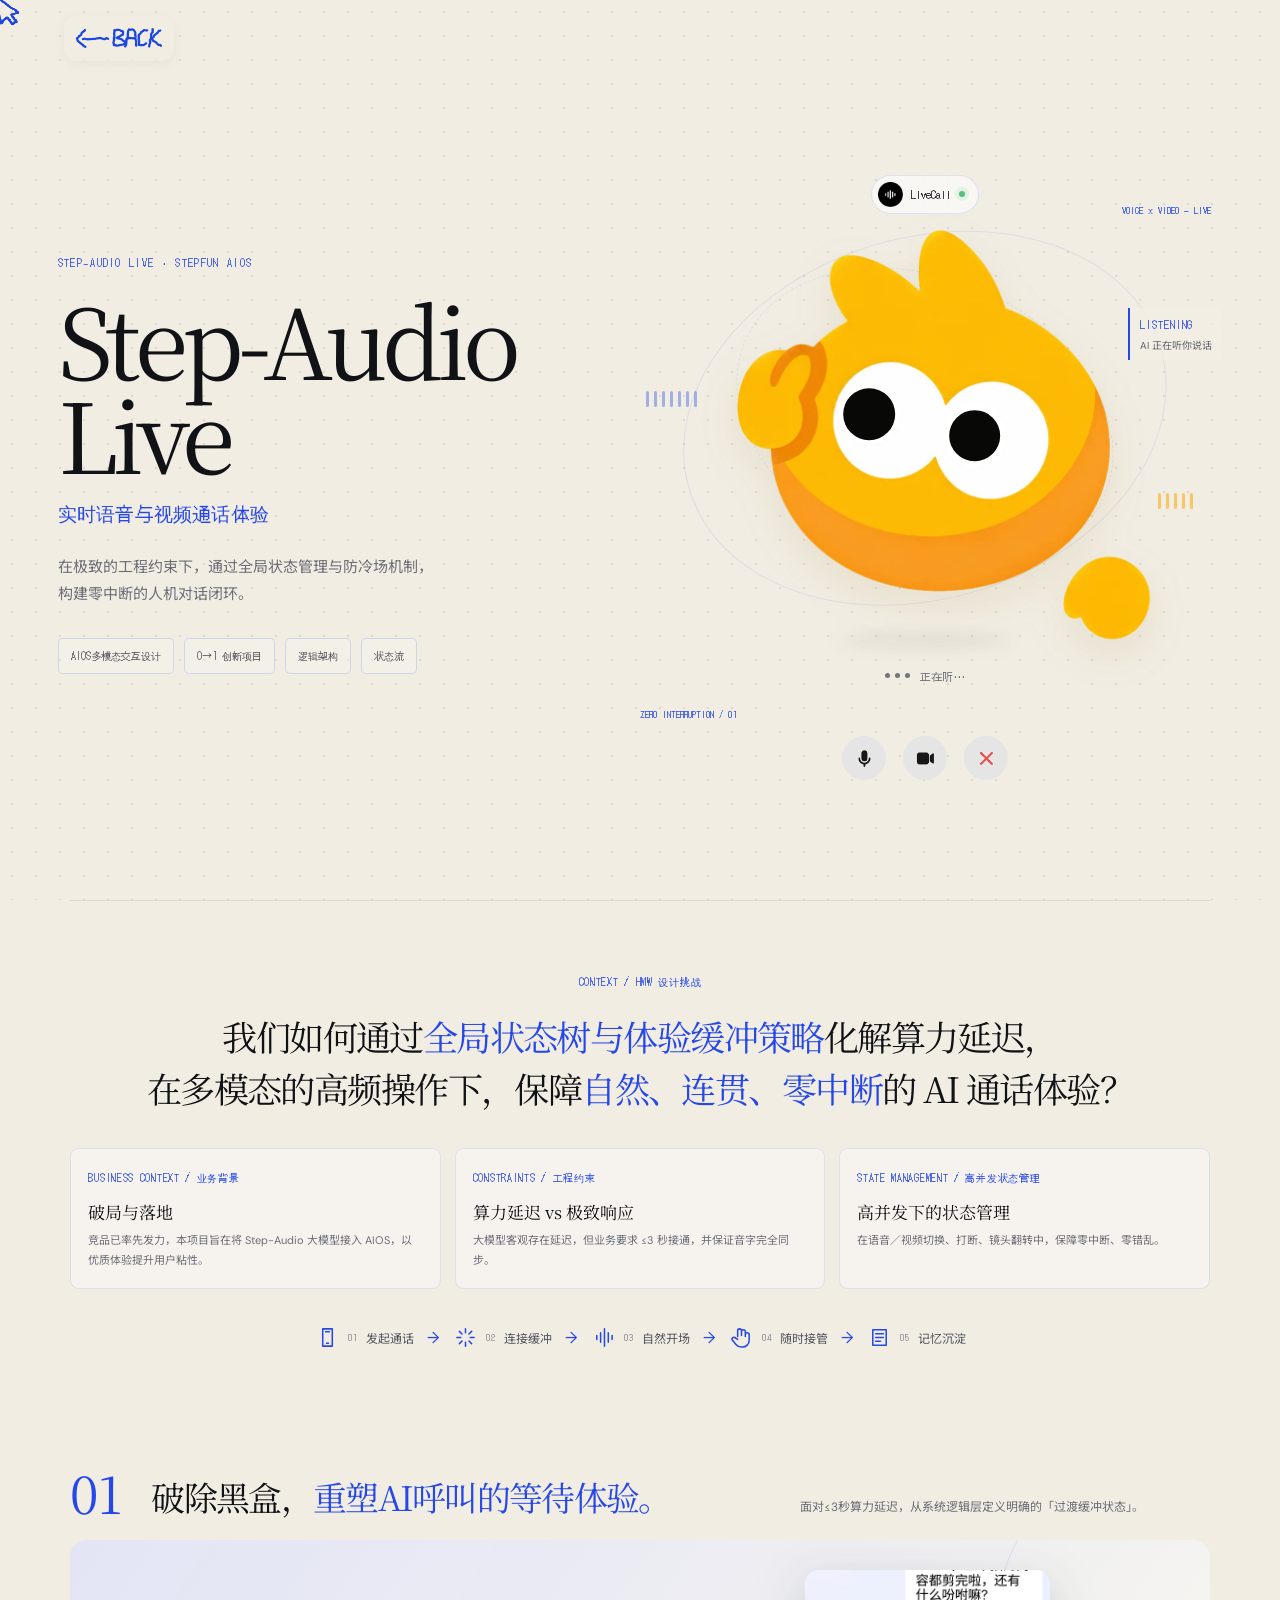
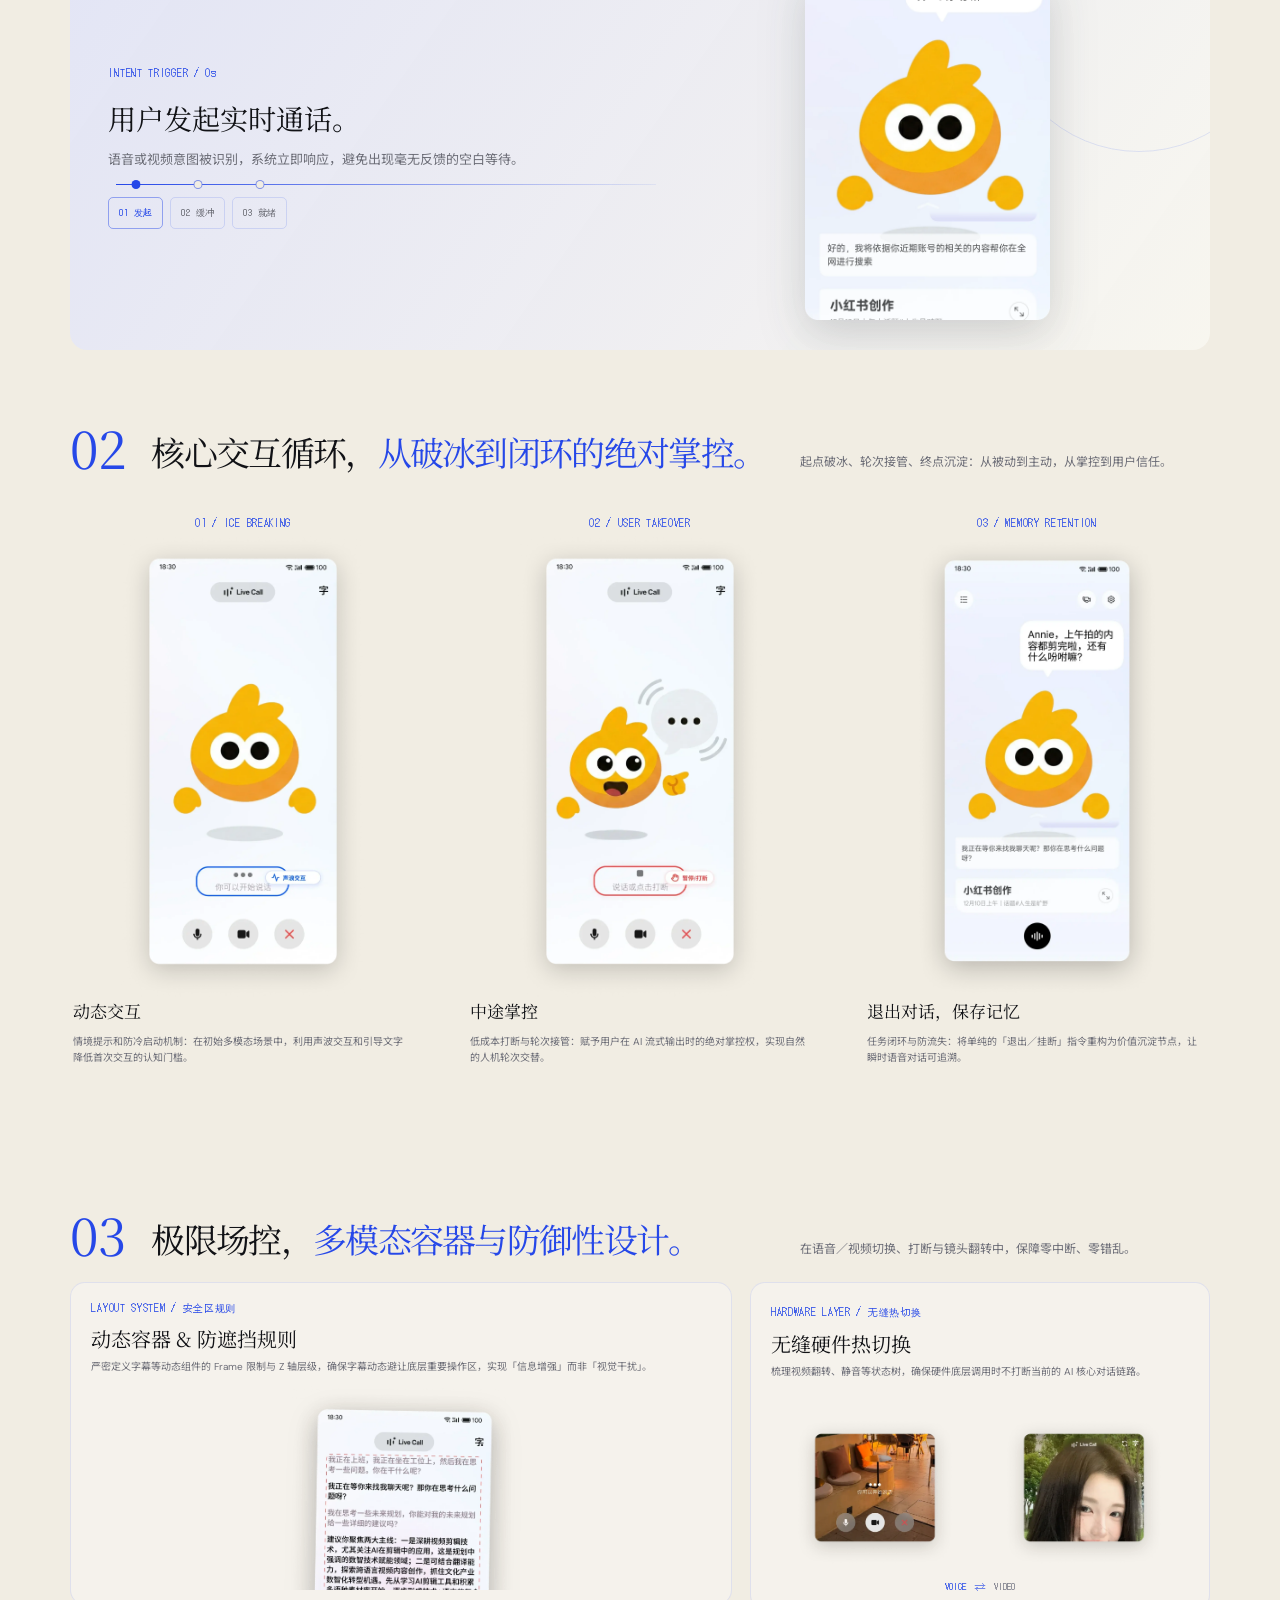
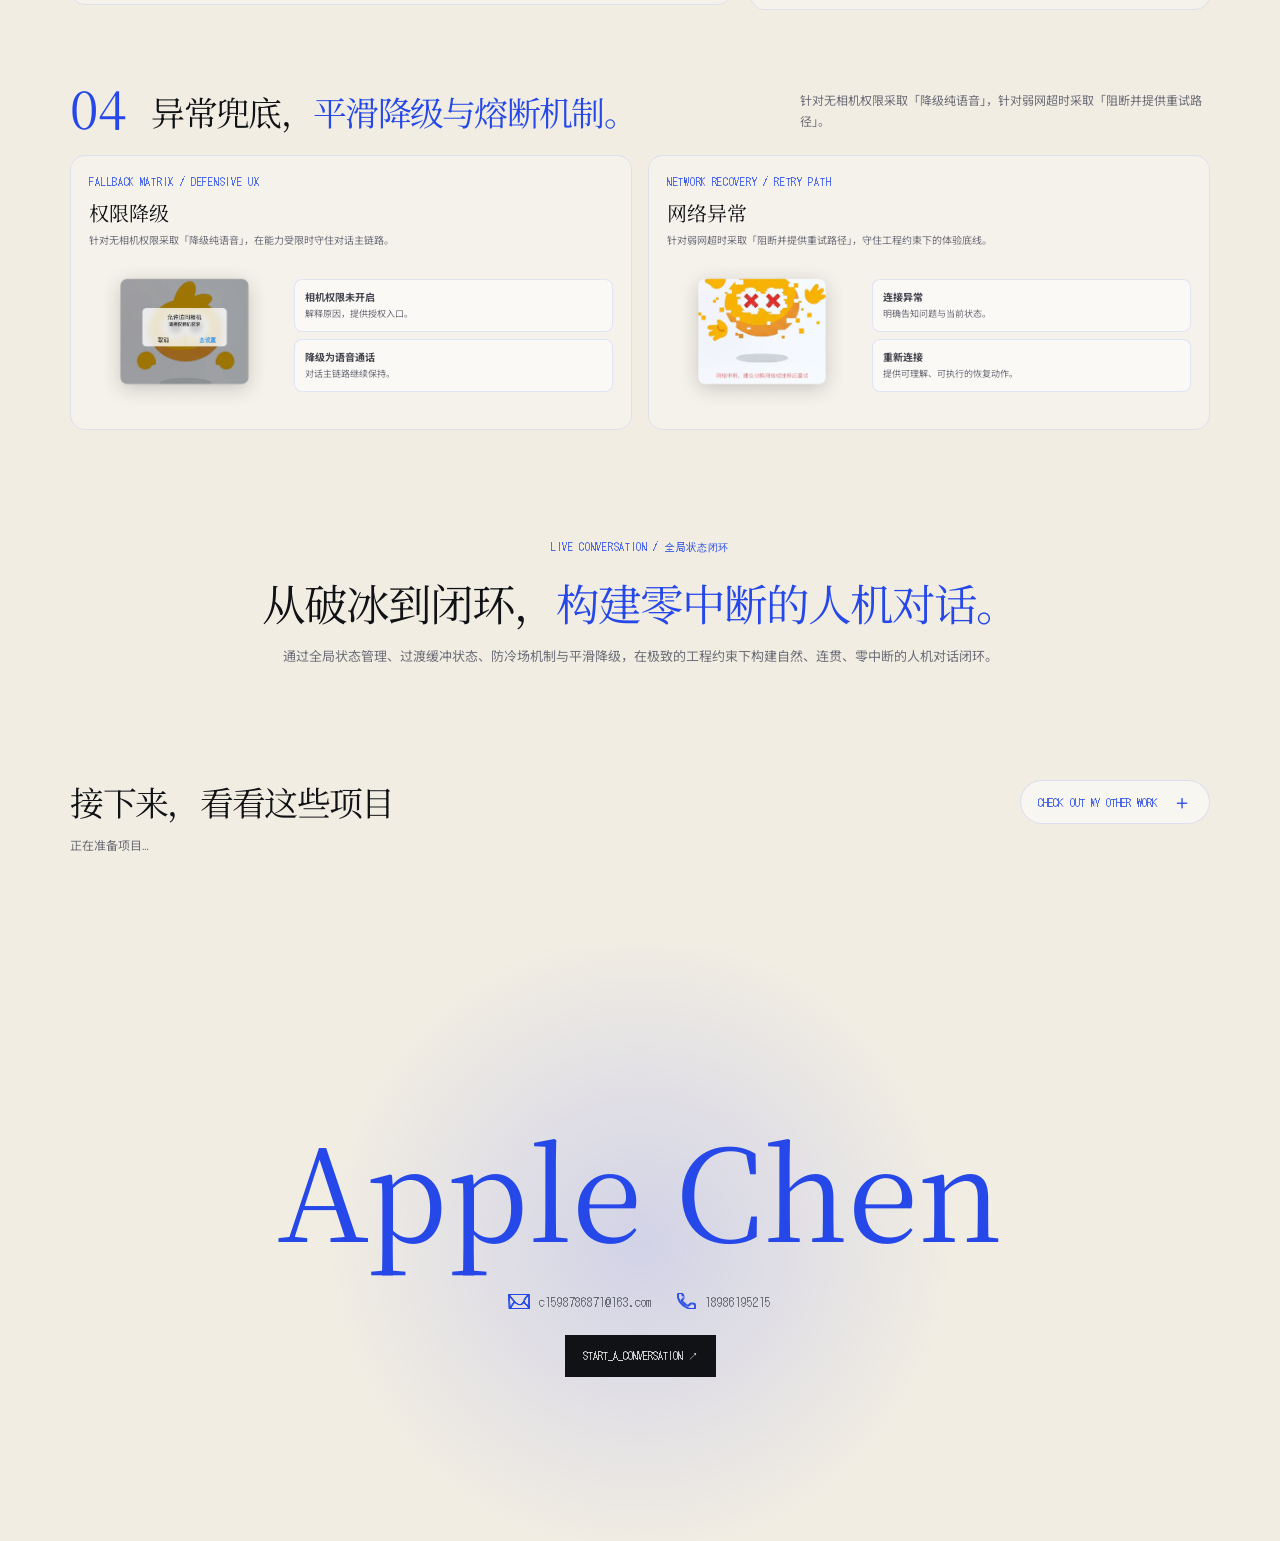
<file: projects/step-audio-live.html>
<!doctype html><html lang="zh-CN"><head><meta charset="utf-8"><meta name="viewport" content="width=device-width,initial-scale=1"><title>Step-Audio Live — Apple Chen</title><script id="portfolio-design-contract" type="application/json">{"reference":"latest-approved-homepage","pageArchitecture":"standalone project HTML; never embed or link an old homepage","palette":{"blue":"#2648e8","paper":"#f1ede3","ink":"#111216"},"fonts":{"display":"Noto Serif SC, serif","body":"DM Sans, Noto Sans SC, sans-serif","metadata":"DotGothic16, monospace"},"hero":{"title":"400 clamp(62px,7.6vw,120px)/.88 var(--serif)","titleLetterSpacing":"-.065em","subtitle":"clamp(17px,1.48vw,22px)","hierarchy":"cover title > blue subtitle > body > chapter titles"},"pointer":{"asset":"same embedded blue hand-drawn pointer as latest homepage","width":"23px","height":"29px","filter":"drop-shadow(.7px 0 0 var(--blue)) drop-shadow(-.7px 0 0 var(--blue)) drop-shadow(0 .65px 0 var(--blue))"},"viewCursor":{"asset":"same embedded VIEW image as latest homepage","width":"94px","height":"64px"},"footer":"latest homepage: dot paper + blue halo + Apple Chen + START_A_CONVERSATION","navigation":"standalone page must never navigate to an unapproved or legacy homepage","cameraWorkflow":{"visualDirection":"approved option 01: hand-drawn blue icons plus AI / USER ownership","steps":["识别场景","提出建议","用户确认","云台执行","反馈／接管"],"owners":["AI","AI","USER","AI","USER"],"framingSuggestions":"display-only informational chips; never imply clickable switching"},"gimbalStory":{"stages":["主体锁定","预测运动","物理跟随","随时接管"],"imageOrder":["ChatGPT Image 2026年8月24日 19_12_26.png","ChatGPT Image 2026年8月24日 19_12_30.png","ChatGPT Image 2026年8月24日 19_14_51.png","ChatGPT Image 2026年8月24日 19_12_37.png"],"interaction":"mouse wheel advances stages; hover, focus, or tap chooses a stage","imageTreatment":"subtle crossfade; never add a second tracking-frame overlay","motionNarrative":"prediction and physical-follow stages inherit subtle animated camera paths; no duplicate standalone motion chapter"},"contact":{"email":"c1598786871@163.com","phone":"18986195215","visibleLabels":[],"icons":{"email":"approved hand-drawn Group 14.png","phone":"approved hand-drawn Vector 87.png"},"iconStrokeScale":1.3,"typeface":"DotGothic16 pixel font for email, phone, and copied notification","offsetY":"20px below previous contact block","toastStyle":"floating paper capsule with blue check, fine border, soft shadow, and pixel text","button":"START_A_CONVERSATION ↗","action":"copy email to clipboard; never open an email client","successMessage":"c1598786871@163.com 邮箱已复制","successDurationMs":2000},"cameraFeatureCards":[{"image":"照片模式_开启夜景提示.png","title":"智能夜景","description":"识别弱光场景，提示夜景曝光。"},{"image":"专业模式_高像素模式.png","title":"高像素模式","description":"专业模式下捕捉更丰富的画面细节。"},{"image":"专业模式_切换为 Raw.png","title":"RAW 专业拍摄","description":"手动调整参数，保留原始影像信息。"},{"image":"测光&对焦控件.png","title":"慢动作与测光对焦","description":"选择视频分辨率，精确控制测光与对焦。"},{"image":"美颜_照片(1).png","title":"照片美颜","description":"实时预览肤色与美颜风格。"}],"cameraFeatureNarrative":"AI 能力不是孤立功能，而是融入夜景、专业拍摄与日常影像的完整相机体验。","projectStatements":"center both design proposition and final summary on matching paper backgrounds; no proof-video panel","project":{"name":"Step-Audio Live","narrative":["连接缓冲","通话轮次","多模态切换","防御与记忆"],"assetPlaceholders":["实时通话首页","连接缓冲状态","用户打断状态","视频与语音切换","字幕避让状态","权限与网络异常"],"cover":"redesigned real product hero with preserved alpha transparency and pointer-responsive state markers","assetMapping":{"handshake":["1(1).png","2(1).png","3(1).png"],"interactionLoop":["1.png","2.png","4.png"],"subtitle":["7.png"],"hardware":["8.png","9.png"],"fallback":["10.png","11.png"],"mascotAnimationFrames":1}},"heroTypography":{"source":"8.24 首页:about me done.html","title":{"family":"Noto Serif SC","weight":400,"size":"clamp(62px,7.6vw,120px)","lineHeight":".88","letterSpacing":"-.065em","margin":"24px 0"},"eyebrow":{"family":"DotGothic16","size":"11px","letterSpacing":".12em"},"subtitle":{"family":"DotGothic16","size":"clamp(17px,1.48vw,22px)","lineHeight":"1.72","letterSpacing":".012em","marginTop":"22px"},"description":{"lineHeight":"1.8","color":"#6e7079"},"tags":{"family":"DotGothic16","padding":"9px 12px","gap":"10px","marginTop":"30px"},"interaction":{"type":"single-character-hover","implementation":"CSS Custom Highlight API + DOM Range","splitTextNodes":false}},"sourceOfTruth":"Step-Audio Live_.pdf; preserve original copy, business context, engineering constraints, HMW and section terminology"}</script><style>
:root{--blue:#2648e8;--paper:#f1ede3;--ink:#111216;--muted:#6c6d77;--serif:"Noto Serif SC",serif;--sans:"DM Sans","Noto Sans SC",sans-serif;--pixel:"DotGothic16",monospace}*{box-sizing:border-box;margin:0;padding:0}html{scroll-behavior:smooth}body{background:var(--paper);color:var(--ink);font-family:var(--sans);overflow-x:hidden}.paper-dots{position:fixed;inset:0;z-index:-1;background-image:radial-gradient(rgba(104,101,91,.17) .7px,transparent .8px),radial-gradient(rgba(104,101,91,.08) .65px,transparent .75px);background-size:24px 24px;background-position:0 0,12px 12px}.progress{position:fixed;top:0;left:0;z-index:20;width:100%;height:2px;transform:scaleX(0);transform-origin:left;background:linear-gradient(90deg,rgba(120,130,156,.28),rgba(73,92,188,.65));pointer-events:none}.pointer{position:fixed;z-index:30;width:23px;height:29px;pointer-events:none;transform:translate(-4px,-4px);filter:drop-shadow(.7px 0 0 var(--blue)) drop-shadow(-.7px 0 0 var(--blue)) drop-shadow(0 .65px 0 var(--blue));display:none}.view-pointer{position:fixed;z-index:31;width:94px;height:64px;pointer-events:none;opacity:0;transform:translate(-50%,-50%) scale(.6);transition:.2s;display:none}.view-pointer img{width:100%;height:100%;object-fit:contain}.view-pointer.on{opacity:1;transform:translate(-50%,-50%)}body.viewing .pointer{opacity:0}@media(pointer:fine){body,button,a{cursor:none}.pointer,.view-pointer{display:block}}.back{position:fixed;top:23px;left:max(34px,5vw);z-index:15;width:80px;height:30px;padding:0;border:0;background:none}.back img{width:100%;height:100%;object-fit:contain}.shell{width:min(1290px,calc(100% - 11vw));margin:auto}.meta{font:10px var(--pixel);letter-spacing:.07em;color:var(--blue)}.hero{width:min(1720px,calc(100% - 9vw));min-height:690px;height:100svh;max-height:1020px;display:grid;grid-template-columns:.92fr 1.08fr;align-items:center;gap:clamp(35px,5vw,90px);padding:55px 0 30px}.hero h1{margin:25px 0 18px;font:400 clamp(69px,7.1vw,121px)/.92 var(--serif);letter-spacing:-.068em}.hero h1 span{display:block}.hero h1 .subtitle{margin-top:19px;color:var(--blue);font:clamp(16px,1.4vw,22px)/1.55 var(--pixel);letter-spacing:0}.intro{max-width:580px;color:var(--muted);font-size:clamp(13px,1vw,16px);line-height:1.95}.tags{display:flex;gap:8px;flex-wrap:wrap;margin-top:25px}.tags span{padding:7px 9px;border:1px solid rgba(38,72,232,.18);border-radius:4px;color:#50515a;font:9px var(--pixel)}.hero-art{position:relative;min-height:590px;height:min(77svh,760px);display:grid;place-items:center}.halo{position:absolute;width:min(92%,630px);aspect-ratio:1;border-radius:50%;background:radial-gradient(circle,rgba(82,102,249,.16),rgba(116,126,177,.08) 45%,transparent 70%)}.orbit{position:absolute;width:min(90%,595px);height:62%;border:1px solid rgba(38,72,232,.14);border-radius:50%;transform:rotate(-19deg)}.orbit.second{width:76%;height:51%;transform:rotate(19deg);border-style:dashed}.hero-note{position:absolute;font:9px var(--pixel);color:var(--blue)}.hero-note.one{top:16%;right:2%}.hero-note.two{bottom:20%;left:3%}.phone{position:relative;z-index:2;width:clamp(220px,31vw,315px);aspect-ratio:.485;background:#15161c;border:6px solid #171820;border-radius:32px;padding:9px;box-shadow:0 27px 65px rgba(25,28,52,.22);overflow:hidden}.screen{position:relative;width:100%;height:100%;overflow:hidden;border-radius:21px;background:linear-gradient(158deg,#f8f8fb,#eaeaf1 55%,#f5f1ee);display:flex;flex-direction:column;align-items:center}.status{width:100%;display:flex;justify-content:space-between;padding:11px 12px 0;font:8px var(--pixel);color:#333}.screen-top{margin-top:14px;padding:5px 8px;border-radius:12px;background:rgba(255,255,255,.68);font:8px var(--pixel);color:#444}.assistant-orb{position:absolute;top:35%;left:50%;width:106px;height:106px;border-radius:50%;transform:translate(-50%,-50%);background:radial-gradient(circle at 36% 33%,#b0bbff,#536bf1 52%,#2648e8 76%);box-shadow:0 14px 40px rgba(38,72,232,.28);animation:breathe 3s ease-in-out infinite}.assistant-orb:before,.assistant-orb:after{content:"";position:absolute;top:38%;width:12px;height:17px;border-radius:50%;background:#fff}.assistant-orb:before{left:36%}.assistant-orb:after{right:29%}.wave{position:absolute;left:50%;top:56%;display:flex;align-items:center;gap:4px;height:25px;transform:translateX(-50%)}.wave i{width:3px;height:8px;background:var(--blue);border-radius:5px;animation:wave .85s ease-in-out infinite alternate}.wave i:nth-child(2){animation-delay:.12s}.wave i:nth-child(3){animation-delay:.24s}.wave i:nth-child(4){animation-delay:.36s}.wave i:nth-child(5){animation-delay:.48s}.screen-message{position:absolute;top:64%;font:12px var(--sans);color:#494b57}.screen-hint{position:absolute;top:70%;font:8px var(--pixel);color:#8a8b95}.controls{position:absolute;bottom:23px;display:flex;gap:12px}.controls i{display:grid;place-items:center;width:39px;height:39px;border-radius:50%;background:#fff;color:#50515b;font-style:normal}.controls i:last-child{color:#d95965}.float-chip{position:absolute;z-index:3;padding:8px 10px;background:rgba(250,249,246,.94);border:1px solid rgba(38,72,232,.14);border-radius:7px;box-shadow:0 9px 25px rgba(30,35,69,.09);font:9px var(--pixel);color:#464756}.float-chip.a{left:5%;top:29%}.float-chip.b{right:0;bottom:28%}.float-chip b{color:var(--blue);font-weight:400}@keyframes wave{to{height:24px}}@keyframes breathe{50%{transform:translate(-50%,-50%) scale(1.07)}}.overview{padding:69px 0 80px;text-align:center;border-top:1px solid rgba(17,18,22,.09)}.overview h2{max-width:1050px;margin:19px auto 0;font:400 clamp(31px,3.6vw,50px)/1.48 var(--serif);letter-spacing:-.045em}.overview em,.section-head em,.closing em{color:var(--blue);font-style:normal}.flow{display:flex;justify-content:center;align-items:center;gap:12px;flex-wrap:wrap;margin-top:36px}.flow span{display:flex;align-items:center;gap:8px;color:#54555f;font-size:12px}.flow span b{display:grid;place-items:center;width:25px;height:25px;border:1px solid rgba(38,72,232,.2);border-radius:50%;color:var(--blue);font:9px var(--pixel)}.flow>i{font-style:normal;color:var(--blue)}.section{padding:60px 0 70px}.section-head{display:grid;grid-template-columns:63px 1fr minmax(180px,.65fr);gap:18px;align-items:end;margin-bottom:27px}.number{font:400 clamp(36px,4vw,51px)/1 var(--serif);color:var(--blue)}.section-head h2{font:400 clamp(28px,3.1vw,43px)/1.2 var(--serif);letter-spacing:-.05em}.section-head>p{color:var(--muted);font-size:12px;line-height:1.75}.handshake{position:relative;min-height:420px;display:grid;grid-template-columns:1fr 1fr;align-items:center;gap:40px;padding:42px;background:linear-gradient(125deg,rgba(223,227,248,.83),rgba(249,247,241,.85));border-radius:17px;overflow:hidden}.handshake:before{content:"";position:absolute;right:-70px;top:-70px;width:380px;height:380px;border:1px solid rgba(38,72,232,.12);border-radius:50%}.state-copy{position:relative;z-index:2}.state-copy h3{margin:17px 0 11px;font:400 clamp(24px,2.3vw,34px)/1.35 var(--serif)}.state-copy p{max-width:430px;color:var(--muted);font-size:13px;line-height:1.9}.state-tabs{display:flex;gap:7px;margin-top:24px}.state-tab{padding:8px 10px;border:1px solid rgba(38,72,232,.17);border-radius:5px;background:rgba(255,255,255,.47);color:#595a64;font:9px var(--pixel)}.state-tab.active{background:var(--blue);border-color:var(--blue);color:#fff}.mini-phone{justify-self:center;width:190px;aspect-ratio:.49;border:5px solid #181921;border-radius:24px;padding:6px;background:#181921;box-shadow:0 17px 45px rgba(28,31,53,.19)}.mini-phone .screen{border-radius:16px}.mini-phone .assistant-orb{width:76px;height:76px}.mini-phone .controls i{width:29px;height:29px}.mini-phone .screen-message{font-size:10px}.mini-phone .controls{bottom:15px}.loop{display:grid;grid-template-columns:repeat(3,1fr);gap:14px}.loop-card{position:relative;min-height:325px;padding:24px 20px;background:rgba(250,249,246,.68);border:1px solid rgba(38,72,232,.1);border-radius:14px;overflow:hidden;transition:transform .25s,box-shadow .25s}.loop-card:hover{transform:translateY(-5px);box-shadow:0 14px 35px rgba(34,37,58,.1)}.loop-card h3{margin:17px 0 9px;font:400 22px var(--serif)}.loop-card>p{color:var(--muted);font-size:12px;line-height:1.8}.loop-visual{height:150px;position:relative;display:grid;place-items:center}.mini-wave{display:flex;align-items:center;gap:5px;height:46px}.mini-wave i{width:5px;height:12px;border-radius:5px;background:var(--blue);animation:wave 1s infinite alternate}.mini-wave i:nth-child(2n){animation-delay:.32s}.mini-wave i:nth-child(3n){animation-delay:.17s}.turn-pill{display:flex;align-items:center;gap:8px;padding:9px 13px;border:1px solid rgba(38,72,232,.2);border-radius:25px;color:var(--blue);font:10px var(--pixel)}.turn-pill:before{content:"";width:8px;height:8px;border-radius:50%;background:var(--blue);box-shadow:0 0 0 5px rgba(38,72,232,.1)}.memory-sheet{width:160px;padding:12px;background:#fff;border:1px solid rgba(38,72,232,.12);border-radius:7px;box-shadow:0 8px 25px rgba(41,44,64,.08)}.memory-sheet i{display:block;height:4px;margin:8px 0;border-radius:3px;background:#d8dcee}.memory-sheet i:nth-child(2){width:72%}.memory-sheet i:nth-child(3){width:86%}.systems{display:grid;grid-template-columns:1.06fr .94fr;gap:14px}.system-card{min-height:340px;padding:25px;border:1px solid rgba(38,72,232,.11);border-radius:15px;background:rgba(250,249,246,.68)}.system-card h3{margin:13px 0 8px;font:400 23px var(--serif)}.system-card>p{color:var(--muted);font-size:12px;line-height:1.85}.system-stage{position:relative;height:177px;margin-top:17px;display:grid;place-items:center}.subtitle-stack{width:76%;max-width:320px;padding:12px;background:#fff;border:1px solid rgba(38,72,232,.1);border-radius:9px}.subtitle-stack p{padding:8px 0;font-size:10px;color:#565761;border-bottom:1px solid #ededf1}.subtitle-stack p:last-child{border:0;color:var(--blue)}.safe-zone{position:absolute;bottom:5px;width:78%;padding:7px;border-top:1px dashed rgba(38,72,232,.45);text-align:center;color:var(--blue);font:8px var(--pixel)}.switcher{display:flex;align-items:center;gap:14px}.switch-mode{display:grid;place-items:center;width:85px;height:85px;background:#fff;border:1px solid rgba(38,72,232,.13);border-radius:12px;color:var(--blue);font:10px var(--pixel);transition:.2s}.switch-mode.active{background:var(--blue);color:white}.switch-arrow{font:19px var(--pixel);color:var(--blue)}.fallback{display:grid;grid-template-columns:repeat(2,1fr);gap:12px;margin-top:14px}.fallback-card{padding:15px;border:1px solid rgba(38,72,232,.12);border-radius:8px;background:rgba(255,255,255,.53)}.fallback-card h4{font-size:12px;color:#45464f}.fallback-card p{margin-top:7px;color:var(--muted);font-size:10px;line-height:1.75}.closing{padding:69px 0 68px;text-align:center}.closing h2{margin:17px 0 14px;font:400 clamp(31px,3.4vw,47px)/1.35 var(--serif);letter-spacing:-.045em}.closing>p{max-width:740px;margin:auto;color:var(--muted);font-size:13px;line-height:1.9}.other{padding:42px 0 65px}.other-head{display:flex;justify-content:space-between;align-items:center;margin-bottom:20px}.other-head h2{font:400 30px var(--serif)}.related{display:grid;grid-template-columns:repeat(3,1fr);gap:14px}.related-card{position:relative;height:225px;padding:18px;display:flex;align-items:end;overflow:hidden;border-radius:12px;background:#181a22;color:white}.related-card:nth-child(2){background:linear-gradient(140deg,#5969d3,#272942)}.related-card:nth-child(3){background:linear-gradient(145deg,#ded4d0,#8992d2)}.related-card:before{content:"";position:absolute;right:-25px;top:-35px;width:170px;height:170px;border:1px solid rgba(255,255,255,.2);border-radius:50%}.related-card h3{position:relative;font:400 20px var(--serif)}.related-card p{position:relative;margin-top:6px;font-size:10px;color:#e1e1eb}.footer{min-height:66vh;display:grid;place-items:center;text-align:center;position:relative;overflow:hidden}.footer:before{content:"";position:absolute;width:650px;height:650px;border-radius:50%;background:radial-gradient(circle,rgba(59,82,255,.17),transparent 68%)}.footer-inner{position:relative;z-index:2}.footer h2{font:400 clamp(72px,10vw,150px)/.9 var(--serif);color:var(--blue)}.contact{transform:translateY(20px)}.contact-line{display:flex;justify-content:center;gap:27px;margin-top:27px;color:#5d606a;font:12px var(--pixel)}.contact-item{display:flex;align-items:center;gap:9px}.contact-item img{object-fit:contain;filter:drop-shadow(.48px 0 0 var(--blue)) drop-shadow(-.48px 0 0 var(--blue)) drop-shadow(0 .44px 0 var(--blue))}.email-icon{width:21px;height:16px}.phone-icon{width:18px;height:18px}.contact-action{position:relative;display:inline-flex;margin-top:25px}.contact-button{padding:13px 18px;border:0;background:var(--ink);color:#fff;font:10px var(--pixel);transition:.2s}.contact-button:hover{background:var(--blue);transform:translateY(-4px)}.toast{position:absolute;left:50%;top:calc(100% + 13px);display:flex;align-items:center;gap:8px;padding:8px 12px;border:1px solid rgba(38,72,232,.19);border-radius:8px;background:rgba(251,250,246,.96);box-shadow:0 8px 24px rgba(42,46,80,.11);white-space:nowrap;color:#41434d;font:10px var(--pixel);opacity:0;transform:translate(-50%,-4px);transition:.2s;pointer-events:none}.toast.on{opacity:1;transform:translate(-50%,0)}.toast b{display:grid;place-items:center;width:17px;height:17px;border-radius:50%;background:rgba(38,72,232,.1);color:var(--blue);font-weight:400}@media(max-width:820px){.shell{width:calc(100% - 38px)}.hero{width:calc(100% - 38px);height:auto;min-height:100svh;grid-template-columns:1fr;gap:5px;padding-top:86px}.hero h1{font-size:clamp(70px,14vw,91px)}.hero-art{min-height:430px;height:50svh}.phone{width:205px}.section-head{grid-template-columns:42px 1fr;gap:10px}.section-head>p{grid-column:2}.handshake{grid-template-columns:1fr;padding:27px;gap:25px}.mini-phone{width:165px}.loop,.systems,.related{grid-template-columns:1fr}.loop-card{min-height:270px}.other-head{gap:10px}.other-head h2{font-size:24px}.contact-line{flex-direction:column;gap:10px}.fallback{grid-template-columns:1fr}.flow{gap:8px}.flow span{font-size:10px}.flow span b{width:21px;height:21px}.footer{min-height:58vh}}
.hero h1{font-size:clamp(55px,5.7vw,94px)}.hero h1>span:not(.subtitle){font-size:.72em;line-height:1.28}.overview h2{font-size:clamp(26px,2.75vw,39px)}.source-context{display:grid;grid-template-columns:repeat(3,1fr);gap:14px;margin:34px auto 8px;text-align:left}.source-context article{padding:17px;border:1px solid rgba(38,72,232,.12);border-radius:9px;background:rgba(250,249,246,.58)}.source-context h3{margin:12px 0 7px;font:400 17px var(--serif)}.source-context p{color:var(--muted);font-size:11px;line-height:1.8}.section-head h2{font-size:clamp(25px,2.65vw,37px)}@media(max-width:820px){.hero h1{font-size:clamp(54px,11vw,75px)}.source-context{grid-template-columns:1fr}.overview h2{font-size:26px}}.hero-ui-collage{position:relative;width:100%;height:100%;isolation:isolate}.hero-orbit{position:absolute;left:50%;top:50%;width:86%;height:59%;border:1px solid rgba(38,72,232,.16);border-radius:50%;transform:translate(-50%,-50%) rotate(-17deg)}.hero-orbit.orbit-two{width:71%;height:47%;border-style:dashed;transform:translate(-50%,-50%) rotate(23deg)}.hero-ui{position:absolute;object-fit:contain;transition:transform .48s,opacity .3s;will-change:transform}.hero-ui.main{z-index:3;left:44%;top:50%;width:70%;height:100%;transform:translate(-50%,-50%)}.hero-ui.side.right{z-index:2;right:-2%;top:20%;width:37%;height:65%;opacity:.92;transform:rotate(5deg)}.hero-ui-collage:hover .main{transform:translate(-50%,-51%)}.hero-ui-collage:hover .right{transform:rotate(7deg) translateX(5px)}.hero-state-pill{position:absolute;z-index:4;padding:7px 9px;border:1px solid rgba(38,72,232,.18);border-radius:5px;background:rgba(250,249,246,.95);color:var(--blue);font:8px var(--pixel);transition:transform .2s,background .2s}.hero-state-pill:hover{transform:translateY(-3px);background:#fff}.hero-state-pill.ready{left:3%;top:28%}.hero-state-pill.takeover{right:-1%;bottom:25%;color:#d65c68}.hero-state-pill.listening{left:12%;bottom:16%}.real-state-phone{justify-self:center;height:410px}.real-state-phone img{width:100%;height:100%;object-fit:contain;transition:opacity .2s,transform .35s}.real-state-phone img.is-switching{opacity:.15;transform:scale(.97)}.loop-visual.real-ui{height:255px}.real-ui>img{width:100%;height:100%;object-fit:contain;transition:transform .32s}.loop-card:hover .real-ui>img{transform:translateY(-6px) scale(1.035)}.system-stage.real-ui.wide{height:260px}.system-stage.real-ui.wide>img{position:absolute;inset:0;width:100%;height:100%;object-fit:contain}.system-stage.real-ui.wide .subtitle-stack,.system-stage.real-ui.wide .safe-zone{display:none}.system-stage.real-ui.split{height:220px;display:flex;align-items:center}.real-ui.split>img{width:45%;height:100%;object-fit:contain;transition:transform .3s,opacity .3s}.real-ui.split>img:hover{transform:scale(1.1);opacity:1}.real-ui.split .switcher{position:absolute;bottom:-14px;left:50%;display:flex;transform:translateX(-50%) scale(.55)}.fallback-visual{height:190px;margin-top:14px}.fallback-visual img{width:100%;height:100%;object-fit:contain;transition:transform .3s}.system-card:hover .fallback-visual img{transform:scale(1.045)}@media(max-width:820px){.hero-ui.main{width:67%}.hero-ui.side.right{width:32%}.hero-ui-collage{height:440px}.real-state-phone{height:320px}.loop-visual.real-ui{height:220px}}.system-stage.real-ui.wide>.subtitle-image{transition:opacity .34s,transform .34s}.system-stage.real-ui.wide>.subtitle-image.expanded{opacity:0}.system-card:hover .system-stage.real-ui.wide>.subtitle-image.initial{opacity:0}.system-card:hover .system-stage.real-ui.wide>.subtitle-image.expanded{opacity:1}
.hero-art{height:min(82svh,810px)}.hero-ui.main{left:49%;width:83%;height:107%}.hero-orbit{opacity:.68}.hero-detail{position:absolute;z-index:5;right:-3%;bottom:20%;width:42%;padding:10px 10px 8px;border:1px solid rgba(38,72,232,.13);border-radius:12px;background:rgba(247,245,239,.92);box-shadow:0 13px 32px rgba(36,42,63,.08);transform:rotate(2deg);transition:transform .35s}.hero-detail>span{display:block;margin:0 0 6px;color:var(--blue);font:8px var(--pixel)}.hero-detail>img{display:block;width:100%;height:82px;object-fit:cover;object-position:center 62%;border-radius:7px}.hero-ui-collage:hover .hero-detail{transform:rotate(0deg) translateY(-3px)}.hero-waveform{position:absolute;z-index:1;left:2%;top:49%;display:flex;align-items:center;gap:5px;height:62px}.hero-waveform i{width:3px;height:12px;background:rgba(38,72,232,.38);border-radius:3px;animation:wave 1.1s ease-in-out infinite alternate}.hero-waveform i:nth-child(2n){animation-delay:.35s}.hero-waveform i:nth-child(3n){animation-delay:.16s}.hero-state-pill.ready{left:1%;top:22%}.hero-state-pill.takeover{right:0;top:17%;bottom:auto}.hero-state-pill.listening{left:2%;bottom:18%}.flow{gap:13px}.flow .flow-step{gap:8px;transition:color .22s}.flow .flow-icon{display:grid;place-items:center;width:26px;height:26px;color:var(--blue);transition:transform .24s}.flow-icon svg{width:23px;height:23px;fill:none;stroke:currentColor;stroke-width:1.6;stroke-linecap:round;stroke-linejoin:round}.flow-step:hover{color:var(--blue)}.flow-step:hover .flow-icon{transform:translateY(-3px) rotate(-5deg)}.flow span b{width:auto;height:auto;border:0;color:#898994}.loop{gap:20px}.loop-card{display:grid;grid-template-rows:auto 210px auto 1fr;min-height:365px;padding:18px;background:rgba(250,249,246,.44);border-color:rgba(38,72,232,.09);overflow:hidden}.loop-card:hover{transform:none;box-shadow:none}.loop-visual.real-ui{height:210px;margin-top:10px;overflow:hidden;border-radius:9px;background:linear-gradient(145deg,rgba(229,233,246,.64),rgba(249,246,240,.7))}.loop-visual.real-ui>img{width:100%;height:100%;object-fit:cover;object-position:center 54%}.loop-card:nth-child(3) .loop-visual.real-ui>img{object-position:center 35%}.loop-card:hover .real-ui>img{transform:scale(1.045)}.loop-card h3{position:relative;z-index:2;margin:15px 0 6px;font-size:20px}.loop-card>p{position:relative;z-index:2;font-size:11px;line-height:1.75}.systems{grid-template-columns:1.14fr .86fr;gap:18px}.system-card{padding:22px;background:rgba(250,249,246,.45)}.system-stage.real-ui.wide{height:310px;overflow:hidden;border-radius:9px;background:linear-gradient(135deg,rgba(226,231,247,.65),rgba(251,249,244,.7))}.system-stage.real-ui.wide>.subtitle-image{width:76%;height:140%;left:12%;top:-9%;object-fit:cover;object-position:50% 34%}.subtitle-hint{position:absolute;z-index:3;right:12px;bottom:10px;padding:5px 7px;background:rgba(247,245,239,.9);color:var(--blue);font:8px var(--pixel)}.system-stage.real-ui.split{height:260px}.real-ui.split>img{width:49%;height:85%;object-fit:contain}.real-ui.split .switcher{bottom:1px;gap:8px;transform:translateX(-50%)}.switch-mode,.switch-mode.active{width:auto;height:auto;padding:2px 0;border:0;background:transparent;color:#777887;font:9px var(--pixel)}.switch-mode.active{color:var(--blue)}.switch-arrow{font-size:12px;color:rgba(38,72,232,.68)}.state-copy #stateLabel,.state-copy #stateTitle,.state-copy #stateDescription{transition:opacity .2s ease,transform .24s ease}.state-copy.is-transitioning #stateLabel,.state-copy.is-transitioning #stateTitle,.state-copy.is-transitioning #stateDescription{opacity:0;transform:translateY(6px)}.state-tab,.state-tab.active{background:transparent;color:#62636c;border-color:rgba(38,72,232,.15)}.state-tab.active{color:var(--blue);border-color:rgba(38,72,232,.45)}@media(max-width:820px){.hero-ui.main{width:82%;height:100%}.hero-detail{width:45%;right:0}.hero-detail>img{height:55px}.loop-card{grid-template-rows:auto 200px auto 1fr;min-height:345px}.loop-visual.real-ui{height:200px}.systems{grid-template-columns:1fr}.system-stage.real-ui.wide{height:300px}.flow .flow-icon{width:20px;height:20px}.flow-icon svg{width:19px;height:19px}}

/* editorial interaction system — v5 */
.mascot-cover{min-height:620px}.mascot-cover .mascot{position:absolute;z-index:3;left:50%;top:47%;width:min(94%,720px);height:auto;transform:translate(-50%,-50%);object-fit:contain;filter:drop-shadow(0 22px 25px rgba(197,134,0,.17));animation:mascotListen 3.2s ease-in-out infinite}.mascot-cover .mascot-shadow{position:absolute;z-index:2;left:50%;bottom:14%;width:35%;height:20px;border-radius:50%;background:rgba(74,68,57,.12);filter:blur(8px);transform:translateX(-50%);animation:shadowPulse 3.2s ease-in-out infinite}.mascot-cover .listening-copy{position:absolute;z-index:5;right:3%;top:27%;display:flex;flex-direction:column;gap:5px;padding:10px 12px;border-left:2px solid var(--blue);background:rgba(242,238,228,.7)}.listening-copy b{color:var(--blue);font:11px var(--pixel);letter-spacing:.08em}.listening-copy span{color:#62636c;font-size:10px}.mascot-cover .hero-waveform.left{left:2%;top:51%}.mascot-cover .hero-waveform.right{left:auto;right:3%;top:55%}.mascot-cover .hero-waveform i{height:16px;animation-duration:.8s}.mascot-cover .hero-waveform.right i{background:rgba(255,166,0,.55)}@keyframes mascotListen{0%,100%{transform:translate(-50%,-50%) rotate(-1deg)}45%{transform:translate(-50%,-53%) rotate(1.2deg)}60%{transform:translate(-50%,-52%) rotate(.2deg)}}@keyframes shadowPulse{0%,100%{transform:translateX(-50%) scaleX(1);opacity:.6}45%{transform:translateX(-50%) scaleX(.82);opacity:.35}}.hero-note.one{top:15%;right:2%}.hero-note.two{bottom:15%;left:2%}.handshake{grid-template-columns:.82fr 1.18fr;gap:16px;min-height:590px;padding:34px 42px}.state-copy{padding-right:12px}.real-state-phone{height:570px;width:100%;display:grid;place-items:center}.real-state-phone img{width:100%;height:100%;object-fit:contain}.state-tabs{position:relative}.state-tabs:before{content:"";position:absolute;left:8px;right:8px;top:-13px;height:1px;background:linear-gradient(90deg,var(--blue),rgba(38,72,232,.08))}.state-tab{position:relative}.state-tab:before{content:"";position:absolute;top:-18px;left:50%;width:7px;height:7px;border-radius:50%;background:var(--paper);border:1px solid rgba(38,72,232,.55);transform:translateX(-50%)}.state-tab.active:before{background:var(--blue)}.loop{position:relative;grid-template-columns:repeat(3,1fr);gap:5vw;padding:28px 0 8px}.loop:before{content:"";position:absolute;left:-6vw;right:-6vw;top:31%;height:35%;border-radius:32px;background:rgba(225,228,234,.62)}.loop:after{content:"";position:absolute;left:10%;right:10%;top:25px;height:1px;background:rgba(38,72,232,.2)}.loop-card{min-height:650px;grid-template-rows:auto 430px auto 1fr;padding:0;border:0;border-radius:0;background:transparent;overflow:visible}.loop-card:before{content:"";position:absolute;z-index:3;top:22px;left:50%;width:9px;height:9px;border-radius:50%;background:var(--blue);box-shadow:0 0 0 5px var(--paper);transform:translate(-50%,-50%)}.loop-card .meta{position:relative;z-index:4;text-align:center;padding-top:35px}.loop-visual.real-ui{position:relative;z-index:2;height:430px;margin:15px 0 10px;border-radius:0;background:none;overflow:visible}.loop-visual.real-ui>img{width:100%;height:100%;object-fit:contain;object-position:center}.loop-card:nth-child(3) .loop-visual.real-ui>img{object-position:center}.loop-card:hover .real-ui>img{transform:translateY(-8px) rotate(-.8deg)}.loop-card:nth-child(2):hover .real-ui>img{transform:translateY(-8px) rotate(.8deg)}.loop-card h3{font-size:20px}.loop-card>p{font-size:11px;line-height:1.7}.system-stage.real-ui.wide{height:440px}.system-stage.real-ui.wide>.subtitle-image{width:92%;height:116%;left:4%;top:-5%;object-fit:contain}.system-card:first-child{display:grid;grid-template-rows:auto auto auto 1fr}.system-card:first-child .system-stage{margin-top:4px}.systems{grid-template-columns:1.18fr .82fr}.system-stage.real-ui.split{height:380px}.real-ui.split>img{height:100%;width:50%}.subtitle-hint{bottom:4px}.hero-state-pill,.hero-detail{display:none!important}@media(max-width:820px){.mascot-cover{min-height:430px}.mascot-cover .mascot{width:100%}.mascot-cover .listening-copy{right:0;top:20%}.handshake{grid-template-columns:1fr;min-height:auto;padding:27px}.real-state-phone{height:430px}.loop{grid-template-columns:1fr;gap:40px}.loop:before,.loop:after,.loop-card:before{display:none}.loop-card{min-height:560px;grid-template-rows:auto 390px auto 1fr}.loop-visual.real-ui{height:390px}.loop-card .meta{text-align:left;padding-top:0}.systems{grid-template-columns:1fr}.system-stage.real-ui.wide{height:380px}}

/* compact, complete-frame presentation — v6 */
.section{padding:42px 0 46px}.section-head{margin-bottom:19px}.handshake{min-height:0;height:430px;grid-template-columns:.92fr 1.08fr;gap:8px;padding:22px 38px;overflow:hidden}.handshake:before{width:280px;height:280px}.real-state-phone{height:400px;max-height:100%;width:100%;overflow:visible}.real-state-phone img{height:100%;width:100%;object-fit:contain;object-position:center}.state-copy h3{font-size:clamp(23px,2.2vw,31px)}.state-copy p{max-width:450px}.loop{gap:24px;padding:18px 0 0}.loop:before{display:none}.loop:after{top:22px}.loop-card{display:flex;flex-direction:column;min-height:0;padding:0 8px}.loop-card:before{top:22px}.loop-card .meta{flex:0 0 auto;padding-top:34px}.loop-visual.real-ui{flex:0 0 325px;height:325px;margin:10px 0 8px;overflow:visible}.loop-visual.real-ui>img{height:100%;width:100%;object-fit:contain;object-position:center}.loop-card h3{flex:0 0 auto;margin:4px 0 6px;font-size:18px;transition:color .22s}.loop-card>p{flex:0 0 auto;margin:0;font-size:10px;line-height:1.7}.loop-card:hover h3{color:var(--blue)}.loop-card:hover .real-ui>img{transform:translateY(-4px)}.loop-card:nth-child(2):hover .real-ui>img{transform:translateY(-4px)}.systems:not(.fallback-systems){align-items:stretch}.systems:not(.fallback-systems) .system-card{min-height:0;padding:18px 20px}.systems:not(.fallback-systems) .system-card h3{margin:10px 0 6px;font-size:20px}.systems:not(.fallback-systems) .system-card>p{font-size:10px;line-height:1.7}.system-stage.real-ui.wide{height:270px;margin-top:8px;overflow:hidden;background:none}.system-stage.real-ui.wide>.subtitle-image.expanded{position:absolute;inset:0;width:100%;height:100%;opacity:1!important;object-fit:contain;object-position:center;transform:none!important}.system-stage.real-ui.wide .subtitle-hint{display:none}.system-stage.real-ui.split{height:255px;margin-top:8px}.real-ui.split>img{width:50%;height:82%;object-fit:contain}.real-ui.split .switcher{bottom:1px}.fallback-systems{grid-template-columns:1fr 1fr;gap:16px}.fallback-systems .system-card{display:grid;grid-template-columns:190px minmax(0,1fr);grid-template-rows:auto auto auto 1fr;column-gap:15px;row-gap:0;min-height:0;padding:18px}.fallback-systems .system-card>.meta,.fallback-systems .system-card>h3,.fallback-systems .system-card>p{grid-column:1/-1}.fallback-systems .system-card>h3{font-size:20px;margin:9px 0 5px}.fallback-systems .system-card>p{font-size:10px;line-height:1.7}.fallback-systems .fallback-visual{grid-column:1;grid-row:4;height:150px;margin-top:12px}.fallback-systems .fallback{grid-column:2;grid-row:4;display:grid;grid-template-columns:1fr;gap:7px;align-content:center;margin-top:12px}.fallback-systems .fallback-card{padding:9px 10px}.fallback-systems .fallback-card h4{font-size:10px}.fallback-systems .fallback-card p{margin-top:4px;font-size:9px;line-height:1.55}.fallback-systems .system-card:hover .fallback-visual img{transform:translateY(-3px)}@media(max-width:820px){.section{padding:32px 0 35px}.handshake{height:auto;grid-template-columns:1fr;padding:22px}.real-state-phone{height:350px}.loop{grid-template-columns:1fr;gap:25px}.loop-card{align-items:center;text-align:center}.loop-visual.real-ui{flex-basis:300px;height:300px;width:100%}.systems:not(.fallback-systems){grid-template-columns:1fr}.system-stage.real-ui.wide{height:300px}.fallback-systems{grid-template-columns:1fr}.fallback-systems .system-card{grid-template-columns:145px minmax(0,1fr)}.fallback-systems .fallback-visual{height:125px}}

/* framed animation, complete screenshots and clearly separated annotations */
.mascot-cover{min-height:610px}.mascot-cover .mascot{top:45%;width:min(87%,630px);filter:drop-shadow(0 15px 19px rgba(158,110,12,.10));animation:mascotFloat 4.2s ease-in-out infinite}.mascot-cover .mascot-shadow{bottom:25%;width:29%;height:13px;background:rgba(81,75,66,.10)}.mascot-cover .hero-orbit{top:44%;width:83%;height:49%;opacity:.55}.mascot-cover .hero-orbit.orbit-two{width:66%;height:38%}.mascot-cover .hero-waveform.left{left:3%;top:48%}.mascot-cover .hero-waveform.right{right:5%;top:51%}.mascot-cover .listening-copy{right:0;top:29%;padding:8px 10px}.cover-live-status{position:absolute;z-index:5;top:11%;left:50%;display:flex;align-items:center;gap:8px;padding:6px 13px 6px 6px;border:1px solid rgba(38,72,232,.12);border-radius:24px;background:rgba(249,248,244,.9);transform:translateX(-50%)}.cover-live-status img{width:25px;height:25px;object-fit:contain}.cover-live-status>span{font:11px var(--pixel);color:var(--ink)}.cover-live-status>i{width:6px;height:6px;border-radius:50%;background:#56bd83;box-shadow:0 0 0 4px rgba(86,189,131,.11)}.cover-caption{position:absolute;z-index:5;left:50%;bottom:20%;display:flex;align-items:center;gap:5px;transform:translateX(-50%)}.cover-caption>i{width:5px;height:5px;border-radius:50%;background:#74747c;animation:captionPulse 1.15s ease-in-out infinite}.cover-caption>i:nth-child(2){animation-delay:.15s}.cover-caption>i:nth-child(3){animation-delay:.3s}.cover-caption>span{margin-left:5px;color:#696a73;font:11px var(--pixel)}.cover-controls{position:absolute;z-index:5;left:50%;bottom:7%;display:flex;align-items:center;gap:17px;transform:translateX(-50%)}.cover-control{display:grid;place-items:center;width:44px;height:44px;transition:transform .22s ease,filter .22s ease}.cover-control>img{display:block;width:100%;height:100%;object-fit:contain}.cover-control:hover{transform:translateY(-4px) scale(1.05);filter:drop-shadow(0 5px 8px rgba(29,30,37,.13))}.cover-control.hangup:hover{transform:translateY(-4px) rotate(8deg)}@keyframes mascotFloat{0%,100%{transform:translate(-50%,-50%)}50%{transform:translate(-50%,calc(-50% - 8px))}}@keyframes captionPulse{0%,75%,100%{opacity:.35;transform:translateY(0)}35%{opacity:1;transform:translateY(-3px)}}
.handshake{height:425px}.real-state-phone{height:385px}.real-state-phone img{object-fit:contain;object-position:center center}
.loop{display:grid;grid-template-columns:repeat(3,minmax(0,1fr));align-items:start;column-gap:clamp(20px,4vw,62px);padding:0!important}.loop:before,.loop:after,.loop-card:before{display:none!important}.loop-card{display:grid!important;grid-template-columns:minmax(0,1fr);grid-template-rows:22px clamp(300px,28vw,385px) auto auto;row-gap:7px;min-height:0!important;padding:0!important;align-items:start}.loop-card>.meta{grid-row:1;align-self:center;padding:0!important;text-align:center}.loop-card>.loop-visual.real-ui{grid-row:2;position:relative;width:100%;height:100%!important;min-height:0;max-height:100%;margin:0!important;overflow:visible;align-self:stretch}.loop-card>.loop-visual.real-ui>img{display:block;width:100%;height:100%!important;max-height:100%;object-fit:contain!important;object-position:center center!important}.loop-card>h3{grid-row:3;position:relative;margin:4px 0 0!important;padding:0 4px;font-size:17px;line-height:1.35}.loop-card>p{grid-row:4;position:relative;margin:0!important;padding:0 4px 6px;font-size:10px;line-height:1.65}.loop-card:hover .real-ui>img,.loop-card:nth-child(2):hover .real-ui>img{transform:translateY(-3px)}.feature-callout{position:absolute;z-index:4;right:5%;bottom:16%;display:flex;align-items:center;gap:4px;padding:5px 8px;border:1px solid rgba(38,72,232,.2);border-radius:14px;background:rgba(255,255,255,.95);color:var(--blue);box-shadow:0 5px 12px rgba(30,37,66,.08);transition:transform .23s ease,box-shadow .23s ease}.feature-callout>b{font:8px var(--pixel);font-weight:400;white-space:nowrap}.feature-wave>i{width:2px;height:7px;border-radius:2px;background:var(--blue);animation:featureWave .75s ease-in-out infinite alternate}.feature-wave>i:nth-child(2){height:12px;animation-delay:.2s}.feature-wave>i:nth-child(3){animation-delay:.36s}.feature-interrupt{color:#d84f69;border-color:rgba(216,79,105,.25)}.feature-interrupt>span{font-size:10px}.feature-memory{right:3%;bottom:21%}.feature-memory>span{display:grid;place-items:center;width:14px;height:14px;border-radius:50%;background:var(--blue);color:#fff;font-size:11px}.loop-card:hover .feature-callout{transform:translateY(-4px);box-shadow:0 8px 17px rgba(30,37,66,.11)}@keyframes featureWave{to{height:14px}}
@media(max-width:820px){.mascot-cover{min-height:420px}.mascot-cover .mascot{width:96%;top:45%}.cover-live-status{top:8%}.cover-controls{bottom:4%;gap:11px}.cover-control{width:37px;height:37px}.cover-caption{bottom:16%}.mascot-cover .listening-copy{top:25%;right:0}.handshake{height:auto}.real-state-phone{height:350px}.loop{grid-template-columns:1fr;row-gap:28px}.loop-card{grid-template-rows:22px min(380px,70vh) auto auto;text-align:center}.loop-card>p{max-width:420px;margin:0 auto!important}.feature-callout{right:18%}}
@media(prefers-reduced-motion:reduce){.mascot-cover .mascot,.cover-caption>i,.feature-wave>i{animation:none}}

/* Hard layout boundaries: media must never determine its parent's height. */
.section{position:relative;isolation:isolate}.section+.section{clear:both}.handshake{height:410px!important;min-height:410px!important;max-height:410px!important;overflow:hidden!important;grid-template-columns:minmax(0,1fr) minmax(0,.86fr)!important;padding:20px 38px!important}.handshake>.state-copy{min-width:0}.handshake>.real-state-phone{position:relative!important;display:block!important;width:100%!important;height:350px!important;min-height:350px!important;max-height:350px!important;overflow:hidden!important}.handshake>.real-state-phone>img{position:absolute!important;inset:0!important;display:block!important;width:100%!important;height:100%!important;max-width:100%!important;max-height:100%!important;object-fit:contain!important;object-position:center!important;transform:none!important}.loop{position:relative!important;display:grid!important;grid-template-columns:repeat(3,minmax(0,1fr))!important;align-items:start!important;column-gap:clamp(22px,4vw,64px)!important;margin:0!important;padding:0!important;overflow:visible!important}.loop:before,.loop:after,.loop-card:before{display:none!important}.loop>.loop-card{position:relative!important;display:flex!important;flex-direction:column!important;align-items:stretch!important;justify-content:flex-start!important;width:100%!important;min-width:0!important;min-height:0!important;height:auto!important;margin:0!important;padding:0!important;overflow:visible!important;transform:none!important}.loop>.loop-card>.meta{position:relative!important;flex:0 0 21px!important;height:21px!important;margin:0 0 8px!important;padding:0!important;text-align:center!important}.loop>.loop-card>.loop-visual.real-ui{position:relative!important;flex:0 0 290px!important;width:100%!important;height:290px!important;min-height:290px!important;max-height:290px!important;margin:0!important;padding:0!important;overflow:hidden!important}.loop>.loop-card>.loop-visual.real-ui>img{position:absolute!important;inset:0!important;display:block!important;width:100%!important;height:100%!important;max-width:100%!important;max-height:100%!important;object-fit:contain!important;object-position:center center!important;transform:none!important}.loop>.loop-card>h3{position:relative!important;z-index:2!important;flex:0 0 auto!important;margin:12px 0 4px!important;padding:0 3px!important;font-size:17px!important;line-height:1.35!important}.loop>.loop-card>p{position:relative!important;z-index:2!important;flex:0 0 auto!important;width:100%!important;margin:0!important;padding:0 3px!important;font-size:10px!important;line-height:1.65!important}.feature-callout{right:8%!important;bottom:15%!important;max-width:46%;transform:scale(.91);transform-origin:right center}.feature-memory{bottom:21%!important}.loop-card:hover .feature-callout{transform:translateY(-3px) scale(.91)}.systems:not(.fallback-systems) .system-stage.real-ui.wide{height:320px!important}.systems:not(.fallback-systems) .system-stage.real-ui.wide>.subtitle-image.expanded{position:absolute!important;inset:0!important;width:100%!important;height:100%!important;object-fit:contain!important}.systems:not(.fallback-systems) .system-stage.real-ui.split{height:295px!important}@media(min-width:1650px){.loop>.loop-card>.loop-visual.real-ui{flex-basis:325px!important;height:325px!important;min-height:325px!important;max-height:325px!important}}@media(max-width:820px){.handshake{height:auto!important;min-height:0!important;max-height:none!important;grid-template-columns:1fr!important;padding:22px!important}.handshake>.real-state-phone{height:320px!important;min-height:320px!important;max-height:320px!important}.loop{grid-template-columns:1fr!important;row-gap:28px!important}.loop>.loop-card>.loop-visual.real-ui{flex-basis:330px!important;height:330px!important;min-height:330px!important;max-height:330px!important}.loop>.loop-card>h3,.loop>.loop-card>p{text-align:center!important}.feature-callout{right:20%!important}}

/* Larger complete loop screens and a compact, upright systems chapter. */
.handshake>.real-state-phone{overflow:visible!important}.handshake>.real-state-phone>img{filter:drop-shadow(0 14px 23px rgba(29,32,45,.18))}.loop>.loop-card>.loop-visual.real-ui{flex-basis:355px!important;height:355px!important;min-height:355px!important;max-height:355px!important}.loop>.loop-card>h3{margin-top:50px!important}.feature-callout{display:none!important}.systems:not(.fallback-systems){align-items:start!important}.systems:not(.fallback-systems) .system-card{min-height:0!important;height:auto!important;padding:17px 20px 14px!important}.systems:not(.fallback-systems) .system-card h3{margin:8px 0 5px!important}.systems:not(.fallback-systems) .system-card>p{margin-bottom:0!important}.systems:not(.fallback-systems) .system-stage.real-ui.wide{height:205px!important;max-height:205px!important;margin-top:10px!important;overflow:hidden!important}.systems:not(.fallback-systems) .system-stage.real-ui.wide>.subtitle-image.expanded{inset:auto!important;left:50%!important;top:0!important;width:220px!important;height:440px!important;max-width:none!important;max-height:none!important;object-fit:cover!important;object-position:center 35%!important;transform:translateX(-50%)!important;filter:drop-shadow(0 8px 14px rgba(30,33,42,.13))}.systems:not(.fallback-systems) .system-stage.real-ui.split{height:205px!important;max-height:205px!important;margin-top:10px!important}.systems:not(.fallback-systems) .system-stage.real-ui.split>img{height:74%!important;max-height:150px!important}.systems:not(.fallback-systems) .real-ui.split .switcher{bottom:0!important}@media(min-width:1650px){.loop>.loop-card>.loop-visual.real-ui{flex-basis:390px!important;height:390px!important;min-height:390px!important;max-height:390px!important}}@media(max-width:820px){.loop>.loop-card>.loop-visual.real-ui{flex-basis:345px!important;height:345px!important;min-height:345px!important;max-height:345px!important}.loop>.loop-card>h3{margin-top:24px!important}.systems:not(.fallback-systems) .system-stage.real-ui.wide,.systems:not(.fallback-systems) .system-stage.real-ui.split{height:205px!important}}

/* Larger readable screens, protected navigation and a clean interactive mascot. */
.back{width:108px!important;height:46px!important;top:15px!important;padding:8px 12px!important;border-radius:13px!important;background:rgba(241,237,227,.82)!important;-webkit-backdrop-filter:blur(12px);backdrop-filter:blur(12px);box-shadow:0 3px 14px rgba(44,42,36,.055)}
.loop>.loop-card>.meta{transform:translateY(20px)!important;margin-bottom:28px!important}
.loop>.loop-card>.loop-visual.real-ui{flex-basis:462px!important;height:462px!important;min-height:462px!important;max-height:462px!important}
.mascot-eye-layer{position:absolute;z-index:4;left:50%;top:45%;width:min(87%,630px);aspect-ratio:1;transform:translate(-50%,-50%);pointer-events:none;animation:mascotFloat 4.2s ease-in-out infinite}
.mascot-eye{position:absolute;width:12.1%;aspect-ratio:1;border-radius:50%;background:#fff;transform:translate(-50%,-50%);overflow:hidden}
.mascot-eye-left{left:39.16%;top:47.78%}.mascot-eye-right{left:59.57%;top:51.95%}
.mascot-eye>i{position:absolute;left:50%;top:50%;width:83%;height:83%;border-radius:50%;background:#080807;transform:translate(calc(-50% + var(--gaze-x,0px)),calc(-50% + var(--gaze-y,0px)));transition:transform .16s ease-out}
.listening-ripples{position:absolute;z-index:5;left:9%;top:35%;width:60px;height:95px;pointer-events:none}
.listening-ripples>i{position:absolute;left:0;top:50%;width:20px;height:34px;border:3px solid rgba(55,82,235,.52);border-right:0;border-radius:30px 0 0 30px;transform:translateY(-50%);animation:listenRipple 1.55s ease-out infinite}
.listening-ripples>i:nth-child(2){left:-12px;width:31px;height:52px;animation-delay:.22s}.listening-ripples>i:nth-child(3){left:-24px;width:42px;height:70px;animation-delay:.44s}
@keyframes listenRipple{0%,100%{opacity:.24}45%{opacity:.82}}
@media(min-width:1650px){.loop>.loop-card>.loop-visual.real-ui{flex-basis:507px!important;height:507px!important;min-height:507px!important;max-height:507px!important}}
@media(max-width:820px){.back{width:96px!important;height:42px!important}.loop>.loop-card>.loop-visual.real-ui{flex-basis:390px!important;height:390px!important;min-height:390px!important;max-height:390px!important}.mascot-eye-layer{width:96%}.listening-ripples{left:8%;transform:scale(.75)}}
@media(prefers-reduced-motion:reduce){.mascot-eye-layer,.listening-ripples>i{animation:none}}

/* Exact approved homepage hero typography, adapted to a two-line Chinese project title. */
.hero>.heroCopy>.sys{font:11px var(--pixel)!important;color:var(--blue);letter-spacing:.12em!important}
.hero>.heroCopy>h1{font:400 clamp(62px,7.6vw,120px)/.88 var(--serif)!important;letter-spacing:-.065em!important;margin:24px 0!important}
.hero>.heroCopy>h1>span:not(.subtitle){display:block;color:var(--ink);font:inherit;letter-spacing:inherit;margin-top:8px}
.hero>.heroCopy>h1>.subtitle{display:block;color:var(--blue);font:400 clamp(17px,1.48vw,22px)/1.72 var(--pixel)!important;letter-spacing:.012em!important;margin-top:22px!important}
.hero>.heroCopy>.intro{font:400 clamp(15px,1.14vw,18px)/1.8 var(--sans)!important;color:var(--muted);max-width:640px}
.hero>.heroCopy>.tags{gap:10px!important;margin-top:30px!important}
.hero>.heroCopy>.tags>span{padding:9px 12px!important;font:10px var(--pixel)!important;border:1px solid rgba(38,72,232,.16);border-radius:5px;background:rgba(255,255,255,.2);transition:color .24s,border-color .24s,letter-spacing .3s,background .24s}
::highlight(hero-title-character){color:#3b55e7;text-shadow:1px 1px 0 rgba(59,85,231,.1)}
::highlight(hero-blue-character){color:#20243a}
::highlight(hero-body-character){color:#4057dd}
::highlight(hero-meta-character){color:#171a29}
.mascot-cover .hero-waveform.left{top:calc(48% - 80px)!important}
.back{width:110px!important;height:46px!important;padding:8px 12px!important;border:0!important;border-radius:13px!important;background:rgba(241,237,227,.49)!important;-webkit-backdrop-filter:blur(10px) saturate(1.08)!important;backdrop-filter:blur(10px) saturate(1.08)!important;box-shadow:0 3px 12px rgba(36,43,65,.045)!important}
.loop>.loop-card>.loop-visual.real-ui{top:-15px!important}
.loop>.loop-card>h3,.loop>.loop-card>p{top:-70px!important}
/* One shared vertical rhythm: relative offsets must not leave phantom space. */
.section{padding-top:36px!important;padding-bottom:36px!important}
.section+.section{padding-top:36px!important}
.section-head{margin-bottom:22px!important}
.section:has(>.loop){padding-bottom:20px!important}
.section:has(>.loop)>.loop{margin-bottom:-66px!important}
.section:has(>.systems){padding-bottom:28px!important}
.section:has(>.loop)+.section,.section:has(>.systems)+.section{padding-top:36px!important}
/* Quiet image/caption feedback; presentation, not a false button affordance. */
.loop>.loop-card>.loop-visual.real-ui>img{transition:transform .34s cubic-bezier(.22,.68,0,1),filter .34s ease!important;transform-origin:50% 52%!important}
.loop>.loop-card:hover>.loop-visual.real-ui>img{transform:translateY(-3px) scale(1.014)!important;filter:drop-shadow(0 14px 19px rgba(38,42,61,.13))!important}
.loop>.loop-card>h3,.loop>.loop-card>p{transition:color .26s ease!important}
.loop>.loop-card:hover>h3{color:var(--blue)!important}
.loop>.loop-card:hover>p{color:#555968!important}
.section-head h2 em,.section-head .number{transition:color .26s ease,text-shadow .3s ease!important}
.section-head:hover h2 em{text-shadow:0 0 18px rgba(65,86,239,.13)!important}
.system-card .meta{transition:color .26s ease!important}
.system-card:hover .meta{color:var(--blue)!important}
@media(prefers-reduced-motion:reduce){.loop>.loop-card>.loop-visual.real-ui>img,.loop>.loop-card>h3,.loop>.loop-card>p,.section-head h2 em,.system-card .meta{transition:none!important}.loop>.loop-card:hover>.loop-visual.real-ui>img{transform:none!important}}
@media(max-width:1120px){.hero>.heroCopy>h1{font-size:clamp(57px,7vw,91px)!important}}
@media(max-width:820px){.hero>.heroCopy>h1{font-size:clamp(49px,10vw,78px)!important}.back{width:98px!important;height:42px!important}.mascot-cover .hero-waveform.left{top:calc(48% - 50px)!important}.loop>.loop-card>.loop-visual.real-ui,.loop>.loop-card>h3,.loop>.loop-card>p{top:0!important}.section{padding-top:28px!important;padding-bottom:28px!important}.section:has(>.loop)>.loop{margin-bottom:0!important}}
</style><script>document.addEventListener('click',e=>{if(e.target.closest('.back')){e.preventDefault();e.stopImmediatePropagation();parent.postMessage('portfolio:back','*')}},true);document.addEventListener('keydown',e=>{if(e.key==='Escape')parent.postMessage('portfolio:back','*')});</script><style id="work-explorer-pilot">#work-explorer{width:min(1290px,calc(100% - 11vw));margin:auto;padding:42px 0 65px;scroll-margin-top:85px}
#work-explorer .work-heading{display:flex;justify-content:space-between;align-items:center;gap:24px;margin-bottom:12px}
#work-explorer h2{font:400 clamp(25px,2.65vw,37px)/1.2 var(--serif);letter-spacing:-.05em;margin:0}
#work-explorer .work-toggle{display:flex;align-items:center;gap:14px;border:1px solid rgba(38,72,232,.13);border-radius:30px;background:rgba(255,255,255,.5);color:var(--blue);padding:11px 17px;font:11px/1.5 var(--pixel,"DotGothic16",monospace);transition:background .2s,border-color .2s;white-space:nowrap}
#work-explorer .work-toggle:hover{background:#fff;border-color:rgba(38,72,232,.35)}
#work-explorer .work-toggle b{font:20px/1 Arial;font-weight:400}
#work-explorer .work-note{font:12px/1.8 var(--sans,Arial);color:var(--muted);margin:0 0 24px}
#work-explorer .work-filters{display:flex;flex-wrap:wrap;gap:8px;margin:0 0 22px}
#work-explorer .work-filters[hidden]{display:none}
#work-explorer .work-filters button{border:0;border-radius:5px;background:transparent;padding:9px 14px;font:12px/1.4 var(--sans,Arial);color:var(--muted)}
#work-explorer .work-filters button[aria-pressed=true]{background:#e5eaff;color:var(--blue)}
#work-explorer .work-grid{display:grid;grid-template-columns:repeat(3,minmax(0,1fr));gap:22px 18px}
#work-explorer .work-card{position:relative;min-width:0;overflow:hidden;border-radius:12px;background:rgba(255,255,255,.42);text-decoration:none;color:var(--ink);border:1px solid rgba(30,40,70,.055);transition:background .25s,box-shadow .25s}
#work-explorer a.work-card:hover{background:rgba(255,255,255,.82);box-shadow:0 8px 28px rgba(38,45,75,.055)}
#work-explorer .work-cover{height:210px;position:relative;overflow:hidden;background:rgba(255,255,255,.2)}
#work-explorer .work-cover iframe{position:absolute;top:50%;left:50%;border:0;pointer-events:none;transform:translate(-50%,-50%) scale(var(--fit,.3));transform-origin:center}
#work-explorer .work-copy{padding:17px 20px 21px;position:relative}
#work-explorer .work-reason{font:10px/1.65 var(--sans,Arial);color:var(--blue);margin:0 0 10px}
#work-explorer h3{font:400 clamp(22px,2vw,28px)/1.3 var(--serif);letter-spacing:-.03em;margin:0 25px 7px 0;transition:color .2s}
#work-explorer a:hover h3{color:var(--blue)}
#work-explorer .work-sub{font:12px/1.7 var(--sans,Arial);color:var(--muted);margin:0}
#work-explorer .work-arrow{position:absolute;right:20px;top:43px;font:22px Arial;color:var(--blue)}
#work-explorer article .work-arrow{font-size:10px;top:50px}
#work-explorer :focus-visible{outline:2px solid var(--blue);outline-offset:4px}
body.work-viewing #pointer{visibility:hidden!important}
#viewPointer.work-on{opacity:1!important;transform:translate(-50%,-50%)!important;width:94px!important;height:64px!important;transition:opacity .16s!important}
@media(max-width:760px){#work-explorer .work-heading{align-items:flex-start;flex-direction:column;gap:15px}#work-explorer .work-grid{grid-template-columns:1fr}#work-explorer .work-cover{height:240px}#work-explorer{padding:32px 0 45px}}
@media(prefers-reduced-motion:reduce){#work-explorer *,#viewPointer.work-on{transition:none!important;animation:none!important}}

#work-explorer{box-sizing:border-box}#work-explorer .work-card{display:block;height:auto;text-align:left}#viewPointer.work-on{position:fixed!important;display:block!important;z-index:10002!important;pointer-events:none!important}#work-explorer .work-copy{display:block}#work-explorer .work-card:before,#work-explorer .work-card:after{display:none}</style><link rel="stylesheet" href="../assets/fonts/fonts-local.css"><script>document.addEventListener('DOMContentLoaded',()=>requestAnimationFrame(()=>requestAnimationFrame(()=>parent.postMessage({type:'portfolio:page-ready'},'*'))));</script><style id="static-other-work-covers">
#work-explorer .work-cover{display:grid;place-items:center;background:#f5f1e8}
#work-explorer .work-cover>img{display:block;width:100%;height:100%;object-fit:cover;object-position:center}
#work-explorer .work-cover>img[src*="task-agent"]{width:92%;height:92%;object-fit:contain;border-radius:8px}
#work-explorer .work-cover>img[src*="step-audio-live"]{width:86%;height:86%;object-fit:contain;border-radius:8px}
</style></head><body><div class="paper-dots"></div><div class="progress" id="progress"></div><img class="pointer" id="pointer" src="../assets/images/image-001-55355e7a.png" alt=""><div class="view-pointer" id="viewPointer"><img src="../assets/images/image-002-abcef0f8.png" alt="VIEW"></div><button class="back" type="button" aria-label="返回项目顶部"><img src="../assets/images/image-003-03ee12e3.png" alt="BACK"></button>
<main><header class="hero shell"><div class="heroCopy"><span class="meta sys">STEP-AUDIO LIVE · STEPFUN AIOS</span><h1>Step-Audio<span>Live</span><span class="subtitle">实时语音与视频通话体验</span></h1><p class="intro">在极致的工程约束下，通过全局状态管理与防冷场机制，<br>构建零中断的人机对话闭环。</p><div class="tags"><span>AIOS多模态交互设计</span><span>0→1 创新项目</span><span>逻辑架构</span><span>状态流</span></div></div><div class="hero-art"><div class="hero-ui-collage mascot-cover" id="heroCollage"><div class="hero-orbit orbit-one"></div><div class="hero-orbit orbit-two"></div><div class="cover-live-status"><img src="../assets/images/image-045-1a19dae0.webp" alt=""><span>LiveCall</span><i></i></div><div class="hero-waveform left"><i></i><i></i><i></i><i></i><i></i><i></i><i></i></div><div class="hero-waveform right"><i></i><i></i><i></i><i></i><i></i></div><img class="mascot" id="coverMascot" src="../assets/images/image-046-cd088990.webp" alt="正在倾听的 Step-Audio 动态角色"><div class="mascot-eye-layer" aria-hidden="true"><span class="mascot-eye mascot-eye-left"><i></i></span><span class="mascot-eye mascot-eye-right"><i></i></span></div><div class="listening-copy"><b>LISTENING</b><span>AI 正在听你说话</span></div><div class="cover-caption"><i></i><i></i><i></i><span>正在听…</span></div><div class="cover-controls" aria-label="语音通话操作"><span class="cover-control"><img src="../assets/images/image-047-9a1486c7.webp" alt="麦克风"></span><span class="cover-control"><img src="../assets/images/image-048-c61cab96.webp" alt="视频"></span><span class="cover-control hangup"><img src="../assets/images/image-049-79072cf0.webp" alt="结束通话"></span></div><div class="mascot-shadow"></div></div><span class="hero-note one">VOICE × VIDEO — LIVE</span><span class="hero-note two">ZERO INTERRUPTION / 01</span></div></header>
<section class="overview shell"><span class="meta">CONTEXT / HMW 设计挑战</span><h2>我们如何通过<em>全局状态树与体验缓冲策略</em>化解算力延迟，<br>在多模态的高频操作下，保障<em>自然、连贯、零中断</em>的 AI 通话体验？</h2><div class="source-context"><article><span class="meta">BUSINESS CONTEXT / 业务背景</span><h3>破局与落地</h3><p>竞品已率先发力，本项目旨在将 Step-Audio 大模型接入 AIOS，以优质体验提升用户粘性。</p></article><article><span class="meta">CONSTRAINTS / 工程约束</span><h3>算力延迟 vs 极致响应</h3><p>大模型客观存在延迟，但业务要求 ≤3 秒接通，并保证音字完全同步。</p></article><article><span class="meta">STATE MANAGEMENT / 高并发状态管理</span><h3>高并发下的状态管理</h3><p>在语音／视频切换、打断、镜头翻转中，保障零中断、零错乱。</p></article></div><div class="flow"><span class="flow-step"><span class="flow-icon"><svg viewBox="0 0 24 24"><path d="M7 3h10v18H7zM10 6h4M11 18h2"/></svg></span><b>01</b>发起通话</span><i>→</i><span class="flow-step"><span class="flow-icon"><svg viewBox="0 0 24 24"><path d="M12 3v4m0 10v4M3 12h4m10 0h4M5.6 5.6l2.8 2.8m7.2 7.2 2.8 2.8m0-12.8-2.8 2.8m-7.2 7.2-2.8 2.8"/></svg></span><b>02</b>连接缓冲</span><i>→</i><span class="flow-step"><span class="flow-icon"><svg viewBox="0 0 24 24"><path d="M5 10v4m4-7v10m4-14v18m4-14v10m4-7v4"/></svg></span><b>03</b>自然开场</span><i>→</i><span class="flow-step"><span class="flow-icon"><svg viewBox="0 0 24 24"><path d="M8 11V5a2 2 0 0 1 4 0v5m0-4a2 2 0 0 1 4 0v5m0-2a2 2 0 0 1 4 0v6a7 7 0 0 1-7 7h-1a8 8 0 0 1-6-3l-4-5a2 2 0 0 1 3-2l3 2"/></svg></span><b>04</b>随时接管</span><i>→</i><span class="flow-step"><span class="flow-icon"><svg viewBox="0 0 24 24"><path d="M5 4h14v16H5zM8 8h8m-8 4h8m-8 4h5"/></svg></span><b>05</b>记忆沉淀</span></div></section>
<section class="section"><div class="shell"><div class="section-head"><span class="number">01</span><h2>破除黑盒，<em>重塑AI呼叫的等待体验。</em></h2><p>面对≤3秒算力延迟，从系统逻辑层定义明确的「过渡缓冲状态」。</p></div><div class="handshake"><div class="state-copy"><span class="meta" id="stateLabel">INTENT TRIGGER / 0s</span><h3 id="stateTitle">用户发起实时通话。</h3><p id="stateDescription">语音或视频意图被识别，系统立即响应，避免出现毫无反馈的空白等待。</p><div class="state-tabs"><button class="state-tab active" data-state="0">01 发起</button><button class="state-tab" data-state="1">02 缓冲</button><button class="state-tab" data-state="2">03 就绪</button></div></div><div id="statePhone" class="real-state-phone"><img loading="lazy" decoding="async" id="statePhoneImage" src="../assets/images/image-050-a364300f.webp" alt="发起实时通话"></div></div></div></section>
<section class="section"><div class="shell"><div class="section-head"><span class="number">02</span><h2>核心交互循环，<em>从破冰到闭环的绝对掌控。</em></h2><p>起点破冰、轮次接管、终点沉淀：从被动到主动，从掌控到用户信任。</p></div><div class="loop"><article class="loop-card"><span class="meta">01 / ICE BREAKING</span><div class="loop-visual real-ui"><img loading="lazy" decoding="async" src="../assets/images/image-051-98f124a8.webp" alt="动态声浪与开始说话完整界面"><span class="feature-callout feature-wave"><i></i><i></i><i></i><b>声浪交互</b></span></div><h3>动态交互</h3><p>情境提示和防冷启动机制：在初始多模态场景中，利用声波交互和引导文字降低首次交互的认知门槛。</p></article><article class="loop-card"><span class="meta">02 / USER TAKEOVER</span><div class="loop-visual real-ui"><img loading="lazy" decoding="async" src="../assets/images/image-052-f10eb57a.webp" alt="暂停与打断完整界面"><span class="feature-callout feature-interrupt"><span>✋</span><b>暂停 / 打断</b></span></div><h3>中途掌控</h3><p>低成本打断与轮次接管：赋予用户在 AI 流式输出时的绝对掌控权，实现自然的人机轮次交替。</p></article><article class="loop-card"><span class="meta">03 / MEMORY RETENTION</span><div class="loop-visual real-ui"><img loading="lazy" decoding="async" src="../assets/images/image-053-616e3e9d.webp" alt="退出后对话记忆完整界面"><span class="feature-callout feature-memory"><span>↓</span><b>数据已保存</b></span></div><h3>退出对话，保存记忆</h3><p>任务闭环与防流失：将单纯的「退出／挂断」指令重构为价值沉淀节点，让瞬时语音对话可追溯。</p></article></div></div></section>
<section class="section"><div class="shell"><div class="section-head"><span class="number">03</span><h2>极限场控，<em>多模态容器与防御性设计。</em></h2><p>在语音／视频切换、打断与镜头翻转中，保障零中断、零错乱。</p></div><div class="systems"><article class="system-card"><span class="meta">LAYOUT SYSTEM / 安全区规则</span><h3>动态容器 & 防遮挡规则</h3><p>严密定义字幕等动态组件的 Frame 限制与 Z 轴层级，确保字幕动态避让底层重要操作区，实现「信息增强」而非「视觉干扰」。</p><div class="system-stage real-ui wide"><img loading="lazy" decoding="async" class="subtitle-image expanded" src="../assets/images/image-054-60a3e0df.webp" alt="完整、正放的字幕安全区界面"><div class="subtitle-stack"><p>我正在思考一些未来规划。</p><p>你可以帮我梳理一下方向吗？</p><p>当然，我们可以从目标开始。</p></div><div class="safe-zone">BOTTOM SAFE AREA / 操作区始终可用</div></div></article><article class="system-card"><span class="meta">HARDWARE LAYER / 无缝热切换</span><h3>无缝硬件热切换</h3><p>梳理视频翻转、静音等状态树，确保硬件底层调用时不打断当前的 AI 核心对话链路。</p><div class="system-stage real-ui split"><img loading="lazy" decoding="async" src="../assets/images/image-055-3aff3a7f.webp" alt="视频通话"><img loading="lazy" decoding="async" src="../assets/images/image-056-f42a3229.webp" alt="摄像头翻转"><div class="switcher"><button class="switch-mode active" data-switch="voice">VOICE</button><span class="switch-arrow">⇄</span><button class="switch-mode" data-switch="video">VIDEO</button></div></div></article></div></div></section>
<section class="section"><div class="shell"><div class="section-head"><span class="number">04</span><h2>异常兜底，<em>平滑降级与熔断机制。</em></h2><p>针对无相机权限采取「降级纯语音」，针对弱网超时采取「阻断并提供重试路径」。</p></div><div class="systems fallback-systems"><article class="system-card"><span class="meta">FALLBACK MATRIX / DEFENSIVE UX</span><h3>权限降级</h3><p>针对无相机权限采取「降级纯语音」，在能力受限时守住对话主链路。</p><div class="fallback-visual"><img loading="lazy" decoding="async" src="../assets/images/image-057-ac3056f8.webp" alt="相机权限降级"></div><div class="fallback"><div class="fallback-card"><h4>相机权限未开启</h4><p>解释原因，提供授权入口。</p></div><div class="fallback-card"><h4>降级为语音通话</h4><p>对话主链路继续保持。</p></div></div></article><article class="system-card"><span class="meta">NETWORK RECOVERY / RETRY PATH</span><h3>网络异常</h3><p>针对弱网超时采取「阻断并提供重试路径」，守住工程约束下的体验底线。</p><div class="fallback-visual"><img loading="lazy" decoding="async" src="../assets/images/image-058-4aaee524.webp" alt="网络异常熔断"></div><div class="fallback"><div class="fallback-card"><h4>连接异常</h4><p>明确告知问题与当前状态。</p></div><div class="fallback-card"><h4>重新连接</h4><p>提供可理解、可执行的恢复动作。</p></div></div></article></div></div></section>
<section class="closing shell"><span class="meta">LIVE CONVERSATION / 全局状态闭环</span><h2>从破冰到闭环，<em>构建零中断的人机对话。</em></h2><p>通过全局状态管理、过渡缓冲状态、防冷场机制与平滑降级，在极致的工程约束下构建自然、连贯、零中断的人机对话闭环。</p></section>
<section id="work-explorer" aria-labelledby="work-explorer-title"><div class="work-heading"><h2 id="work-explorer-title">接下来，看看这些项目</h2><button type="button" class="work-toggle" aria-expanded="false" aria-controls="work-explorer-grid" disabled><span>CHECK OUT MY OTHER WORK</span><b aria-hidden="true">＋</b></button></div><p class="work-note" aria-live="polite">正在准备项目…</p><nav class="work-filters" aria-label="按设计能力筛选项目" hidden><button type="button" data-group="all" aria-pressed="true">全部项目</button><button type="button" data-group="systems" aria-pressed="false">AI 工作流与系统</button><button type="button" data-group="interaction" aria-pressed="false">AI 交互与 UI</button><button type="button" data-group="endtoend" aria-pressed="false">全链路设计</button></nav><div class="work-grid" id="work-explorer-grid"></div></section></main>
<footer class="footer"><div class="footer-inner"><h2>Apple Chen</h2><div class="contact"><div class="contact-line"><span class="contact-item"><img loading="lazy" decoding="async" class="email-icon" src="../assets/images/image-018-06c08676.png" alt="邮箱">c1598786871@163.com</span><span class="contact-item"><img loading="lazy" decoding="async" class="phone-icon" src="../assets/images/image-019-9ac6e84b.png" alt="电话">18986195215</span></div><div class="contact-action"><button class="contact-button" data-copy-email="c1598786871@163.com">START_A_CONVERSATION ↗</button><div class="toast" role="status" aria-live="polite"><b>✓</b><span>c1598786871@163.com 邮箱已复制</span></div></div></div></div></footer><script>(()=>{const q=s=>document.querySelector(s),qa=s=>[...document.querySelectorAll(s)],pointer=q('#pointer'),view=q('#viewPointer');addEventListener('pointermove',e=>{pointer.style.left=e.clientX+'px';pointer.style.top=e.clientY+'px';view.style.left=e.clientX+'px';view.style.top=e.clientY+'px'},{passive:true});addEventListener('scroll',()=>{const max=document.documentElement.scrollHeight-innerHeight;q('#progress').style.transform=`scaleX(${max>0?scrollY/max:0})`},{passive:true});q('.back').addEventListener('click',()=>scrollTo({top:0,behavior:'smooth'}));qa('.related-card').forEach(card=>{card.addEventListener('mouseenter',()=>{view.classList.add('on');document.body.classList.add('viewing')});card.addEventListener('mouseleave',()=>{view.classList.remove('on');document.body.classList.remove('viewing')})});const states=[{label:'INTENT TRIGGER / 0s',title:'用户发起实时通话。',desc:'语音或视频意图被识别，系统立即响应，避免出现毫无反馈的空白等待。',message:'正在发起通话…',hint:'系统正在建立连接'},{label:'HANDSHAKE BUFFER / 0—3s',title:'连接中，但绝不留白。',desc:'将模型握手和算力延迟转化成自然的过渡状态，用持续反馈替代突兀白屏与全局 Loading。',message:'正在连接…',hint:'AI 正在准备语音通道'},{label:'MULTIMODAL READY / ≤3s',title:'连接完成，可以开始说话。',desc:'语音、文字与多模态状态同步就绪，用户获得明确的开场信号，对话自然开始。',message:'你可以开始说话',hint:'说话或点击打断'}];qa('.state-tab').forEach(tab=>tab.addEventListener('mouseenter',()=>setState(+tab.dataset.state)));qa('.state-tab').forEach(tab=>tab.addEventListener('click',()=>setState(+tab.dataset.state)));function setState(i){const s=states[i];qa('.state-tab').forEach((b,n)=>b.classList.toggle('active',n===i));const copy=q('.state-copy');copy.classList.add('is-transitioning');clearTimeout(copy._transition);copy._transition=setTimeout(()=>{q('#stateLabel').textContent=s.label;q('#stateTitle').textContent=s.title;q('#stateDescription').textContent=s.desc;requestAnimationFrame(()=>copy.classList.remove('is-transitioning'))},165);const stateImages=["../assets/images/image-050-a364300f.webp","../assets/images/image-059-edc774ef.webp","../assets/images/image-060-3dae1545.webp"],image=q('#statePhoneImage');image.classList.add('is-switching');setTimeout(()=>{image.src=stateImages[i];image.alt=s.title;image.classList.remove('is-switching')},130)}qa('.switch-mode').forEach(button=>button.addEventListener('mouseenter',()=>qa('.switch-mode').forEach(x=>x.classList.toggle('active',x===button))));let timer;document.addEventListener('click',async e=>{const b=e.target.closest('[data-copy-email]');if(!b)return;const email=b.dataset.copyEmail,t=b.parentElement.querySelector('.toast');t.classList.add('on');clearTimeout(timer);timer=setTimeout(()=>t.classList.remove('on'),2000);let ok=false;if(navigator.clipboard&&isSecureContext){try{await navigator.clipboard.writeText(email);ok=true}catch(_){}}if(!ok){const x=document.createElement('textarea');x.value=email;x.style.cssText='position:fixed;left:-9999px';document.body.appendChild(x);x.select();try{ok=document.execCommand('copy')}catch(_){}x.remove()}if(!ok)t.querySelector('span').textContent='请手动复制 '+email})})();;(()=>{const area=document.getElementById('heroCollage'),eyes=document.querySelectorAll('.mascot-eye>i');if(!area||!eyes.length)return;area.addEventListener('pointermove',e=>{const r=area.getBoundingClientRect(),x=Math.max(-9,Math.min(9,(e.clientX-r.left-r.width*.5)/r.width*19)),y=Math.max(-8,Math.min(8,(e.clientY-r.top-r.height*.45)/r.height*18));eyes.forEach(eye=>{eye.style.setProperty('--gaze-x',x+'px');eye.style.setProperty('--gaze-y',y+'px')})});area.addEventListener('pointerleave',()=>eyes.forEach(eye=>{eye.style.setProperty('--gaze-x','0px');eye.style.setProperty('--gaze-y','0px')}))})();;(()=>{const heroText=document.querySelector('.heroCopy'),names=['hero-title-character','hero-blue-character','hero-body-character','hero-meta-character'];if(!heroText||!window.CSS||!CSS.highlights)return;const clear=()=>names.forEach(n=>CSS.highlights.delete(n));heroText.addEventListener('mousemove',event=>{const target=event.target.closest('.sys,h1,p,.tags span');if(!target||!heroText.contains(target)){clear();return}let node,offset;if(document.caretPositionFromPoint){const p=document.caretPositionFromPoint(event.clientX,event.clientY);if(!p){clear();return}node=p.offsetNode;offset=p.offset}else if(document.caretRangeFromPoint){const p=document.caretRangeFromPoint(event.clientX,event.clientY);if(!p){clear();return}node=p.startContainer;offset=p.startOffset}else return;if(!node||node.nodeType!==Node.TEXT_NODE||!heroText.contains(node)){clear();return}offset=Math.min(offset,Math.max(0,node.length-1));if(/s/.test(node.textContent[offset]||'')){clear();return}const range=new Range();range.setStart(node,offset);range.setEnd(node,Math.min(offset+1,node.length));const rect=range.getBoundingClientRect();if(event.clientX<rect.left-4||event.clientX>rect.right+4||event.clientY<rect.top-3||event.clientY>rect.bottom+3){clear();return}const parent=node.parentElement,name=parent.closest('.sys,.tags')?'hero-meta-character':parent.closest('p')?'hero-body-character':parent.closest('.subtitle')?'hero-blue-character':'hero-title-character';clear();CSS.highlights.set(name,new Highlight(range))});heroText.addEventListener('mouseleave',clear)})();</script><script>(()=>{
 const root=document.getElementById('work-explorer');if(!root)return;
 const grid=root.querySelector('.work-grid'),toggle=root.querySelector('.work-toggle'),filters=root.querySelector('.work-filters'),note=root.querySelector('.work-note');
 let items=[],expanded=false,category='all',ready=false;
 const recommended=["#project-camera","#project-agent","#project-lovmily"];
 const reasons={"#project-camera":"同样关注多模态实时体验","#project-agent":"从对话到跨应用行动","#project-lovmily":"从语音交流到情绪表达"};
 const reduced=matchMedia('(prefers-reduced-motion: reduce)');
 const resize=new ResizeObserver(entries=>entries.forEach(({target,contentRect:r})=>{const f=target.querySelector('iframe');if(f)f.style.setProperty('--fit',Math.min(r.width/Number(f.dataset.w),r.height/Number(f.dataset.h)))}));
 const cursor=document.getElementById('viewPointer'),pointer=document.getElementById('pointer');
 const hideCursor=()=>{root.classList.remove('work-viewing');document.body.classList.remove('work-viewing');cursor?.classList.remove('work-on')};
 function render(){
  hideCursor();resize.disconnect();grid.replaceChildren();
  const visible=expanded?items.filter(x=>category==='all'||x.group===category):recommended.map(id=>items.find(x=>x.route===id)).filter(Boolean);
  for(const [i,item] of visible.entries()){
   const current=item.route==="#project-audio",card=document.createElement(current?'article':'a');card.className='work-card';if(!current){card.href=item.route;card.dataset.route=item.route}else card.setAttribute('aria-label',item.title+'，正在浏览');
   const cover=document.createElement('div');cover.className='work-cover';const image=document.createElement('img');image.src='../'+item.coverSrc;image.alt=item.title+'封面';image.loading='lazy';image.decoding='async';cover.append(image);
   const content=document.createElement('div');content.className='work-copy';const reason=document.createElement('p');reason.className='work-reason';reason.textContent=current?'正在浏览':expanded?item.label:reasons[item.route];const title=document.createElement('h3');title.textContent=item.title;const sub=document.createElement('p');sub.className='work-sub';sub.textContent=item.subtitle;const arrow=document.createElement('span');arrow.className='work-arrow';arrow.setAttribute('aria-hidden','true');arrow.textContent=current?'●':'↗';content.append(reason,title,sub,arrow);card.append(cover,content);grid.append(card);resize.observe(cover);
   if(!reduced.matches&&card.animate)card.animate([{opacity:0,transform:'translateY(8px)'},{opacity:1,transform:'none'}],{duration:300,delay:Math.min(i*35,160),fill:'backwards'});
  }
  toggle.setAttribute('aria-expanded',String(expanded));toggle.querySelector('span').textContent=expanded?'收起全部项目':'CHECK OUT MY OTHER WORK';toggle.querySelector('b').textContent=expanded?'−':'＋';filters.hidden=!expanded;note.textContent=expanded?`${visible.length} / ${items.length} 个项目 · 按能力浏览`:'根据当前项目，为你推荐三个相关或互补的设计案例。';
  for(const b of filters.querySelectorAll('button'))b.setAttribute('aria-pressed',String(b.dataset.group===category));
 }
 toggle.addEventListener('click',()=>{if(!ready)return;const top=root.getBoundingClientRect().top;expanded=!expanded;category='all';render();if(top<0)root.scrollIntoView({behavior:reduced.matches?'auto':'smooth',block:'start'})});
 filters.addEventListener('click',e=>{const b=e.target.closest('button[data-group]');if(!b)return;category=b.dataset.group;render()});
 grid.addEventListener('click',e=>{const a=e.target.closest('a[data-route]');if(!a)return;e.preventDefault();hideCursor();parent.postMessage({type:'portfolio:explorer-open',route:a.dataset.route,state:{expanded,category,y:scrollY}},'*')});
 root.addEventListener('pointermove',e=>{const active=!!e.target.closest('a.work-card')&&matchMedia('(hover:hover) and (pointer:fine)').matches;document.body.classList.toggle('work-viewing',active);cursor?.classList.toggle('work-on',active);if(active&&cursor){cursor.style.left=e.clientX+'px';cursor.style.top=e.clientY+'px'}},{passive:true});
 root.addEventListener('pointerleave',hideCursor);addEventListener('blur',hideCursor);
 addEventListener('message',e=>{if(e.source!==parent||e.data?.type!=='portfolio:explorer-data'||ready)return;items=e.data.items;ready=true;toggle.disabled=false;const state=e.data.state;if(state){expanded=!!state.expanded;category=state.category||'all'}render();if(state?.y)requestAnimationFrame(()=>requestAnimationFrame(()=>scrollTo({top:state.y,behavior:'instant'})))});
 parent.postMessage({type:'portfolio:explorer-ready'},'*');
})();
</script><style id="apple-master-shell-fixes">
/* Apple Portfolio master: immutable pointer and VIEW cursor */
.pointer,#pointer{width:23px!important;height:29px!important;transform:translate(-4px,-4px)!important;filter:drop-shadow(.7px 0 0 var(--blue)) drop-shadow(-.7px 0 0 var(--blue)) drop-shadow(0 .65px 0 var(--blue))!important;transition:none!important;rotate:0deg!important;scale:1!important}
.view-pointer,#viewPointer{width:94px!important;height:64px!important;transform:translate(-50%,-50%)!important;filter:none!important;rotate:0deg!important;scale:1!important}
.view-pointer.on,.view-pointer.is-visible,#viewPointer.work-on{opacity:1!important;transform:translate(-50%,-50%)!important}
body.viewing .pointer,body.work-viewing .pointer,body.work-viewing #pointer{opacity:0!important;visibility:hidden!important}
@media(hover:hover) and (pointer:fine){.pointer,#pointer,.view-pointer,#viewPointer{display:block!important}}
/* Current project is visible for orientation, but clearly not a recommendation. */
#work-explorer article.work-card{border:2px solid rgba(38,72,232,.72)!important;background:rgba(38,72,232,.035)!important;box-shadow:inset 0 0 0 5px rgba(38,72,232,.035)!important}
#work-explorer article.work-card .work-cover{opacity:.68!important;filter:saturate(.72)!important}
#work-explorer article.work-card .work-reason{display:inline-flex!important;align-items:center!important;gap:7px!important;color:var(--blue)!important;font-weight:500!important}
#work-explorer article.work-card .work-reason:before{content:"";width:7px;height:7px;border-radius:50%;background:var(--blue);box-shadow:0 0 0 5px rgba(38,72,232,.09)}
#work-explorer article.work-card .work-arrow{display:none!important}
</style>
<script id="apple-current-project-label">(()=>{const root=document.getElementById('work-explorer');if(!root)return;new MutationObserver(()=>root.querySelectorAll('article.work-card .work-reason').forEach(node=>{if(node.textContent.trim()==='正在浏览')node.textContent='目前在浏览该项目'})).observe(root,{childList:true,subtree:true});root.querySelectorAll('article.work-card .work-reason').forEach(node=>node.textContent='目前在浏览该项目')})();</script>
</body></html>
</file>
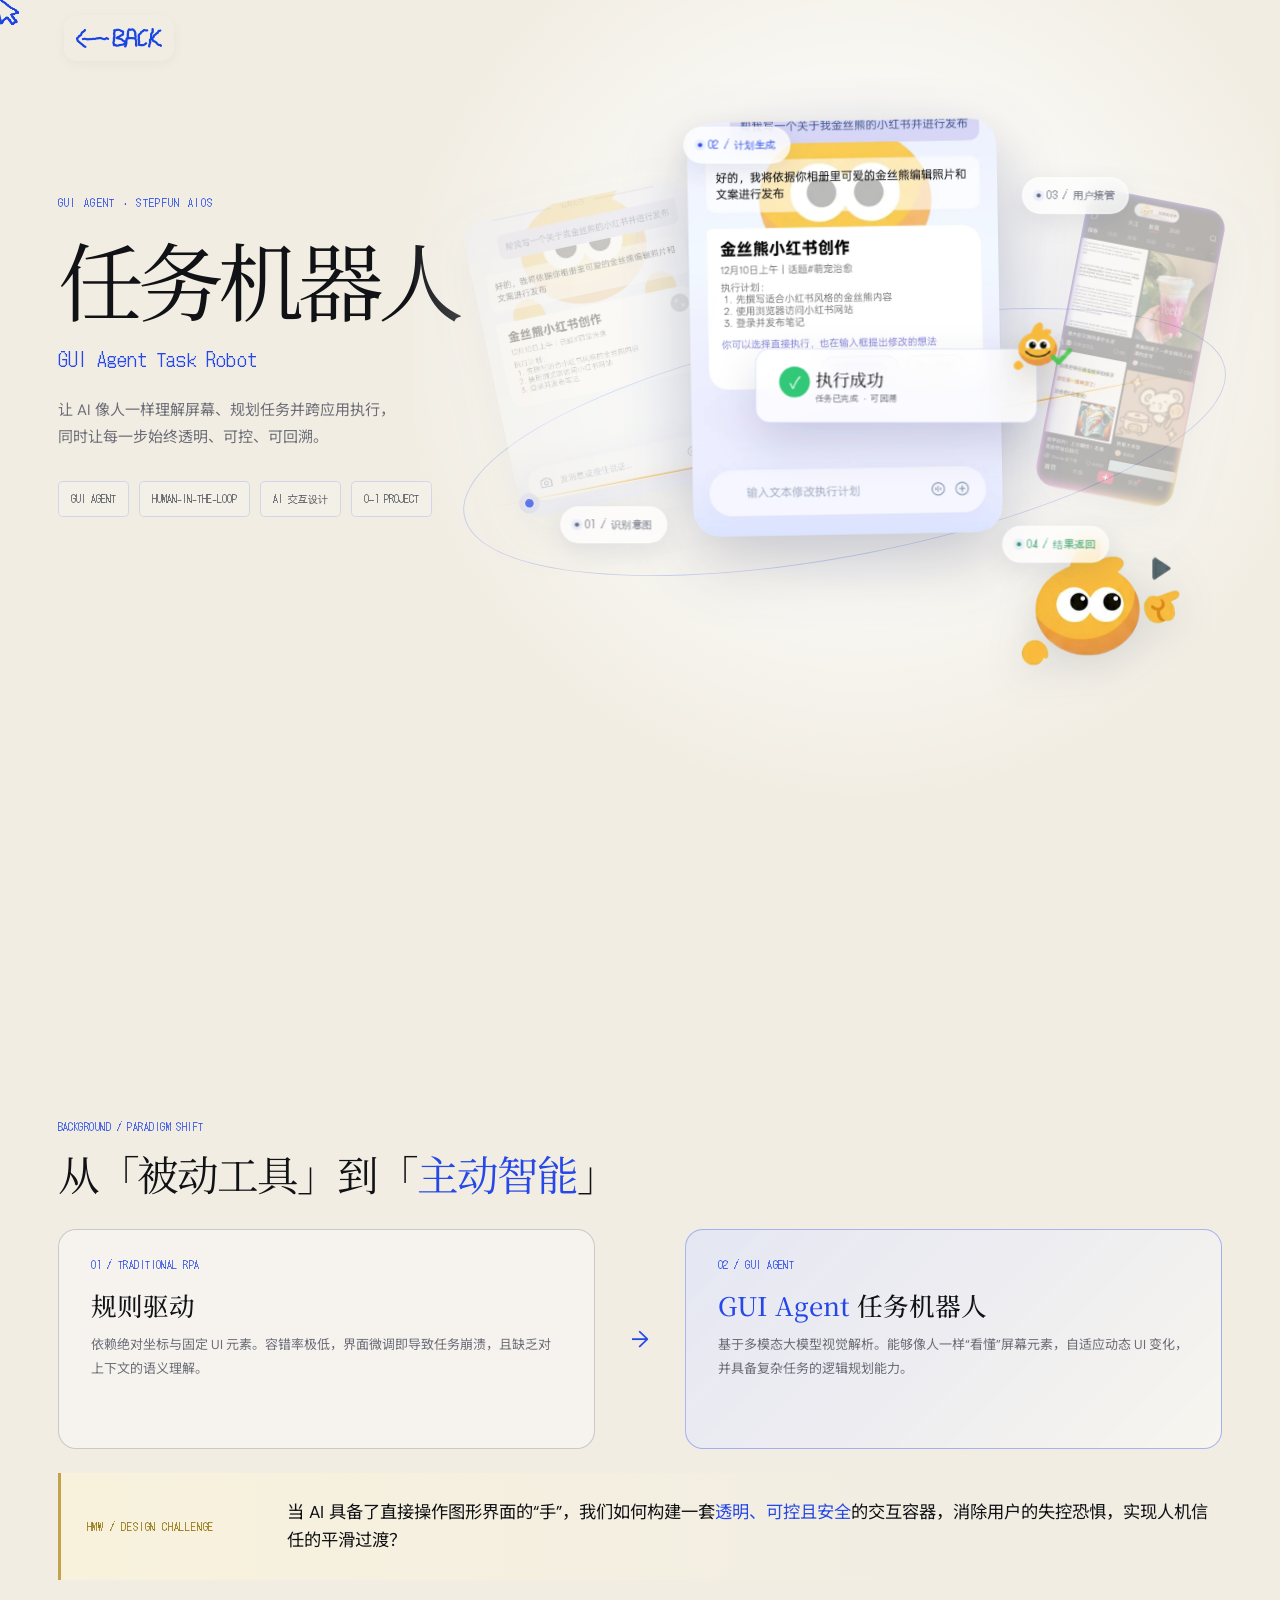
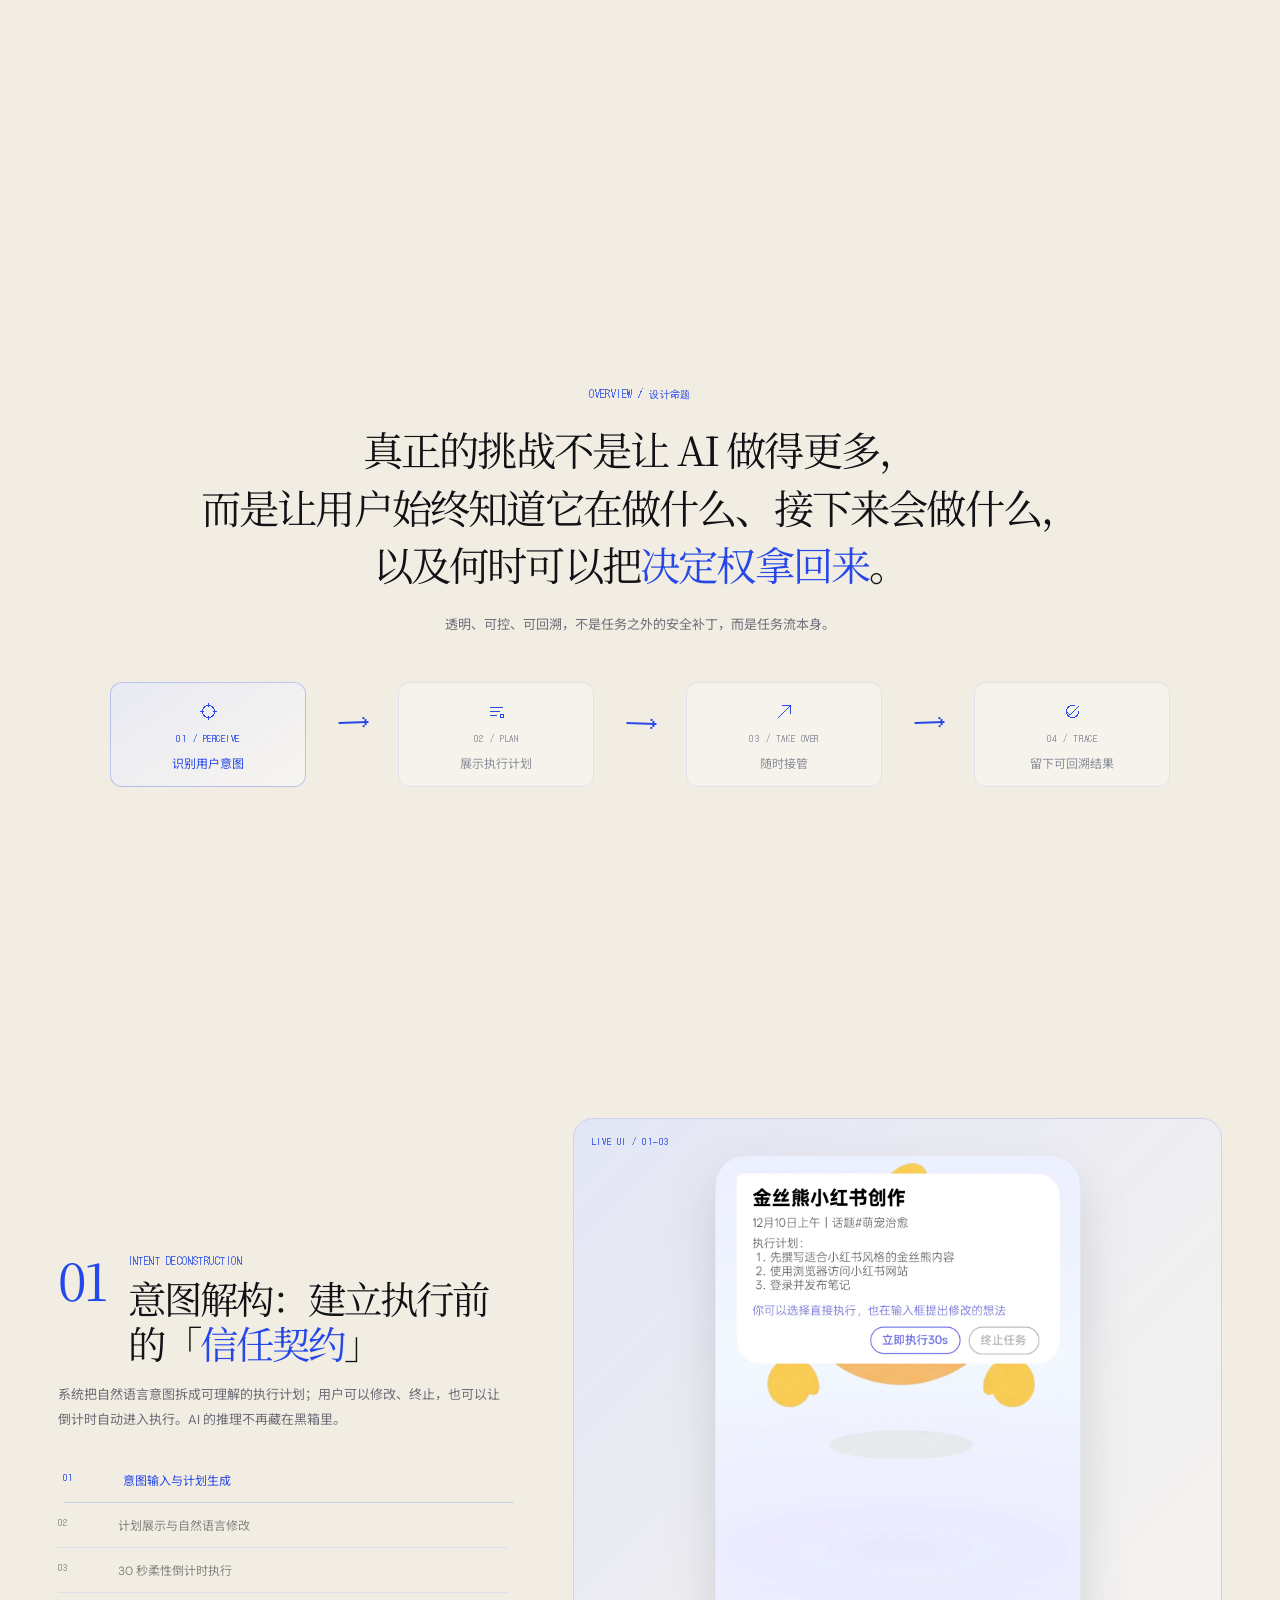
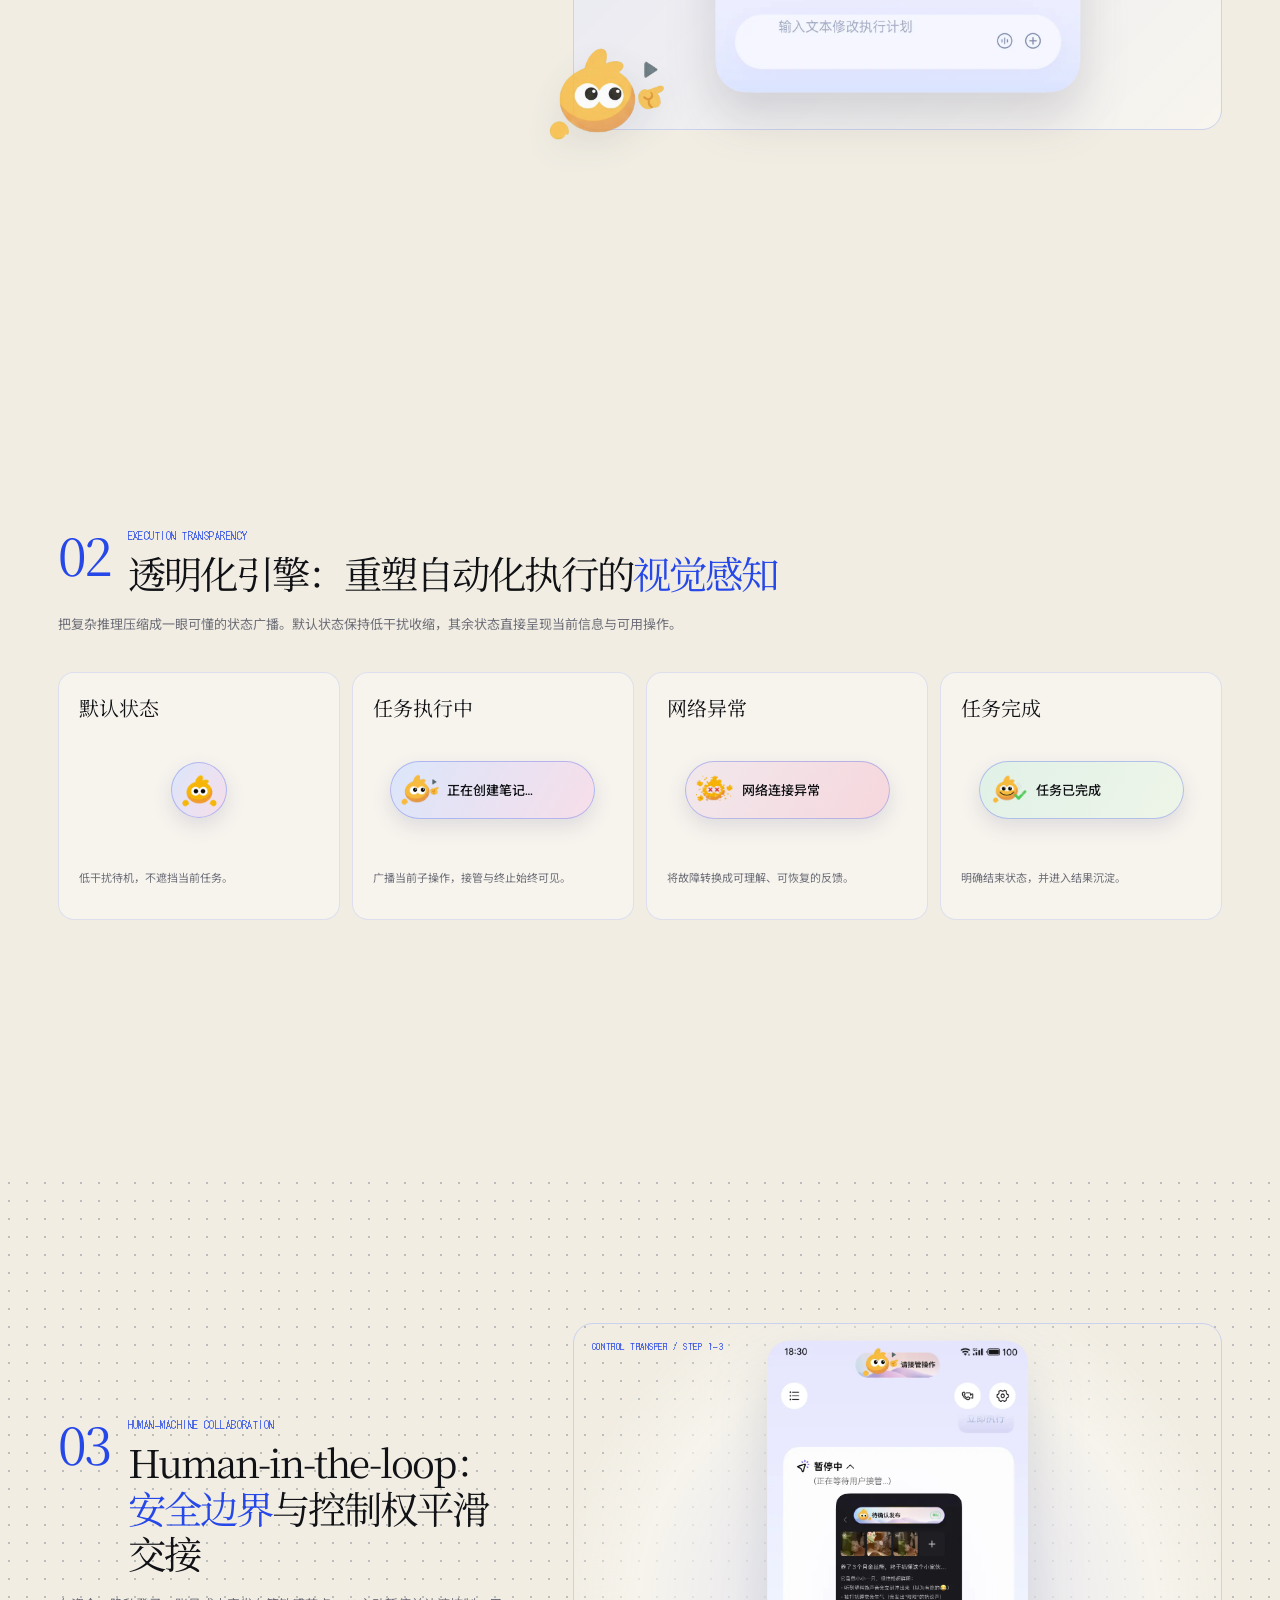
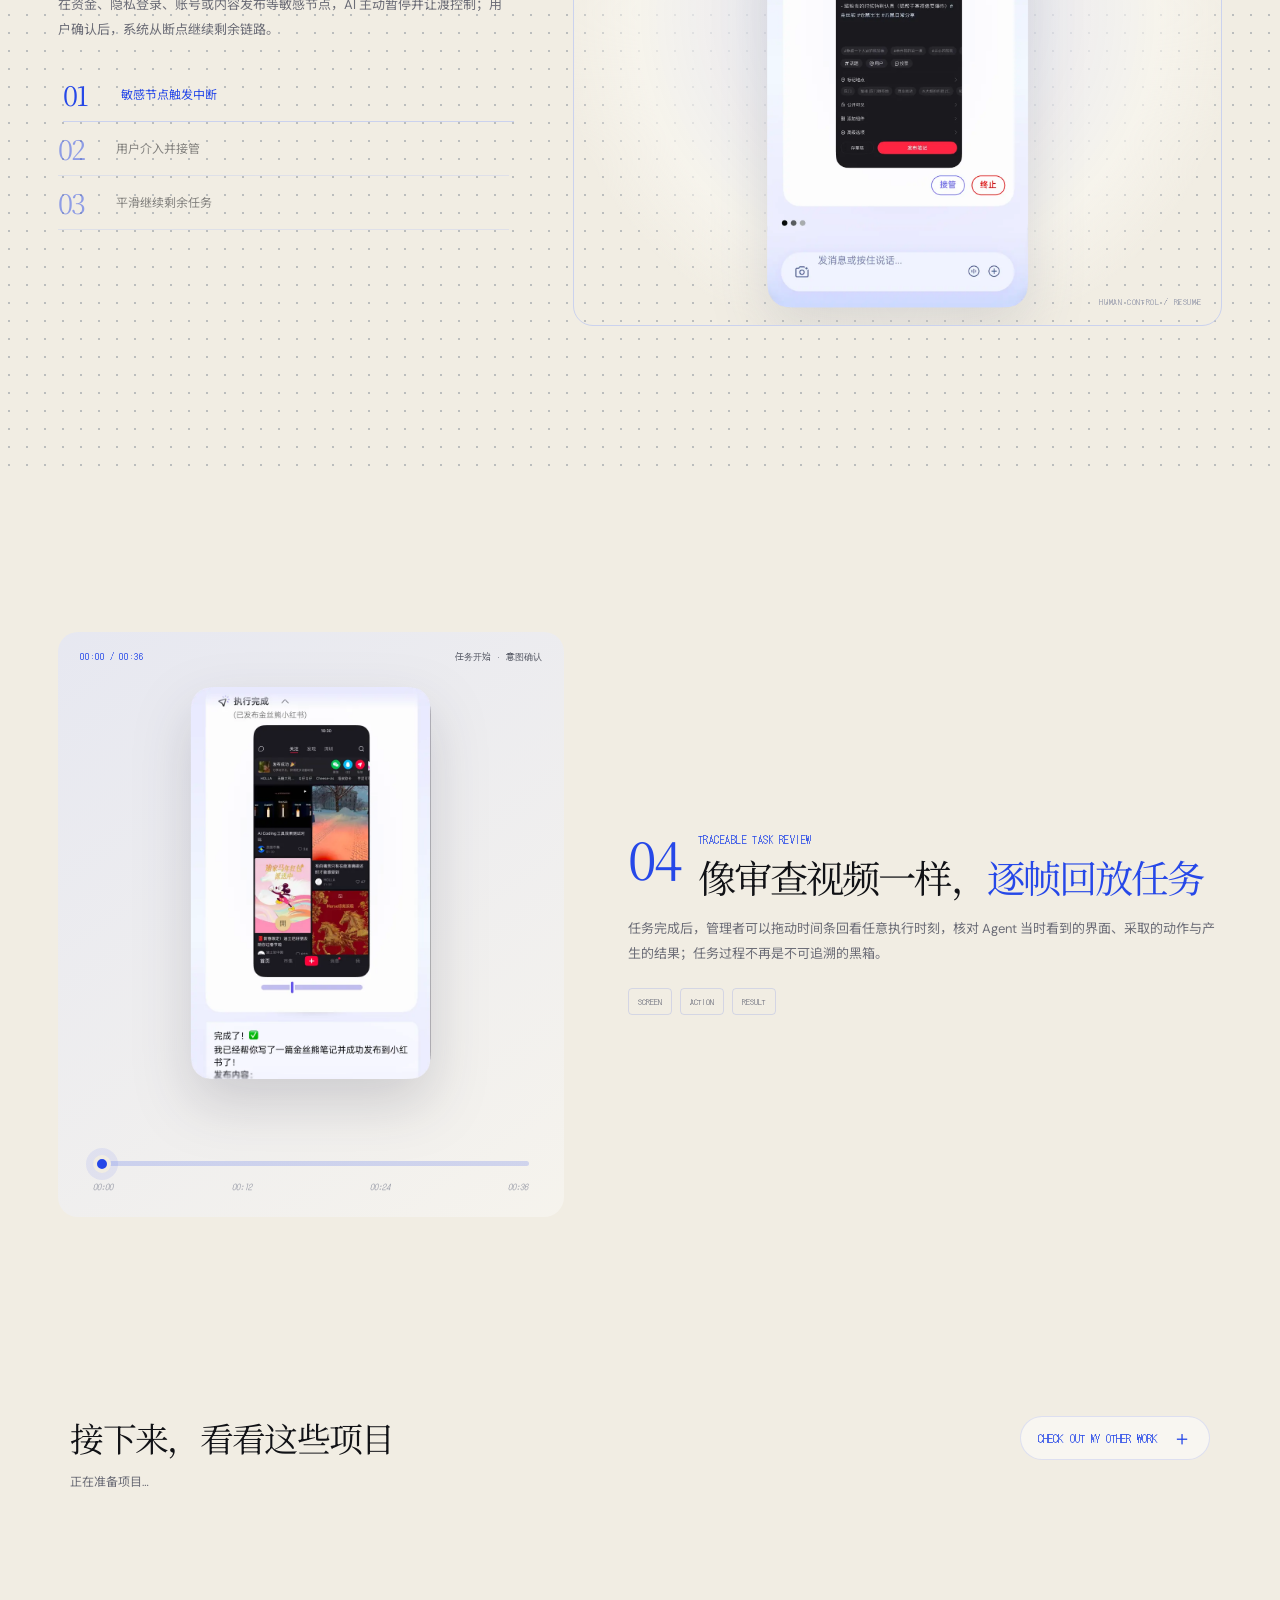
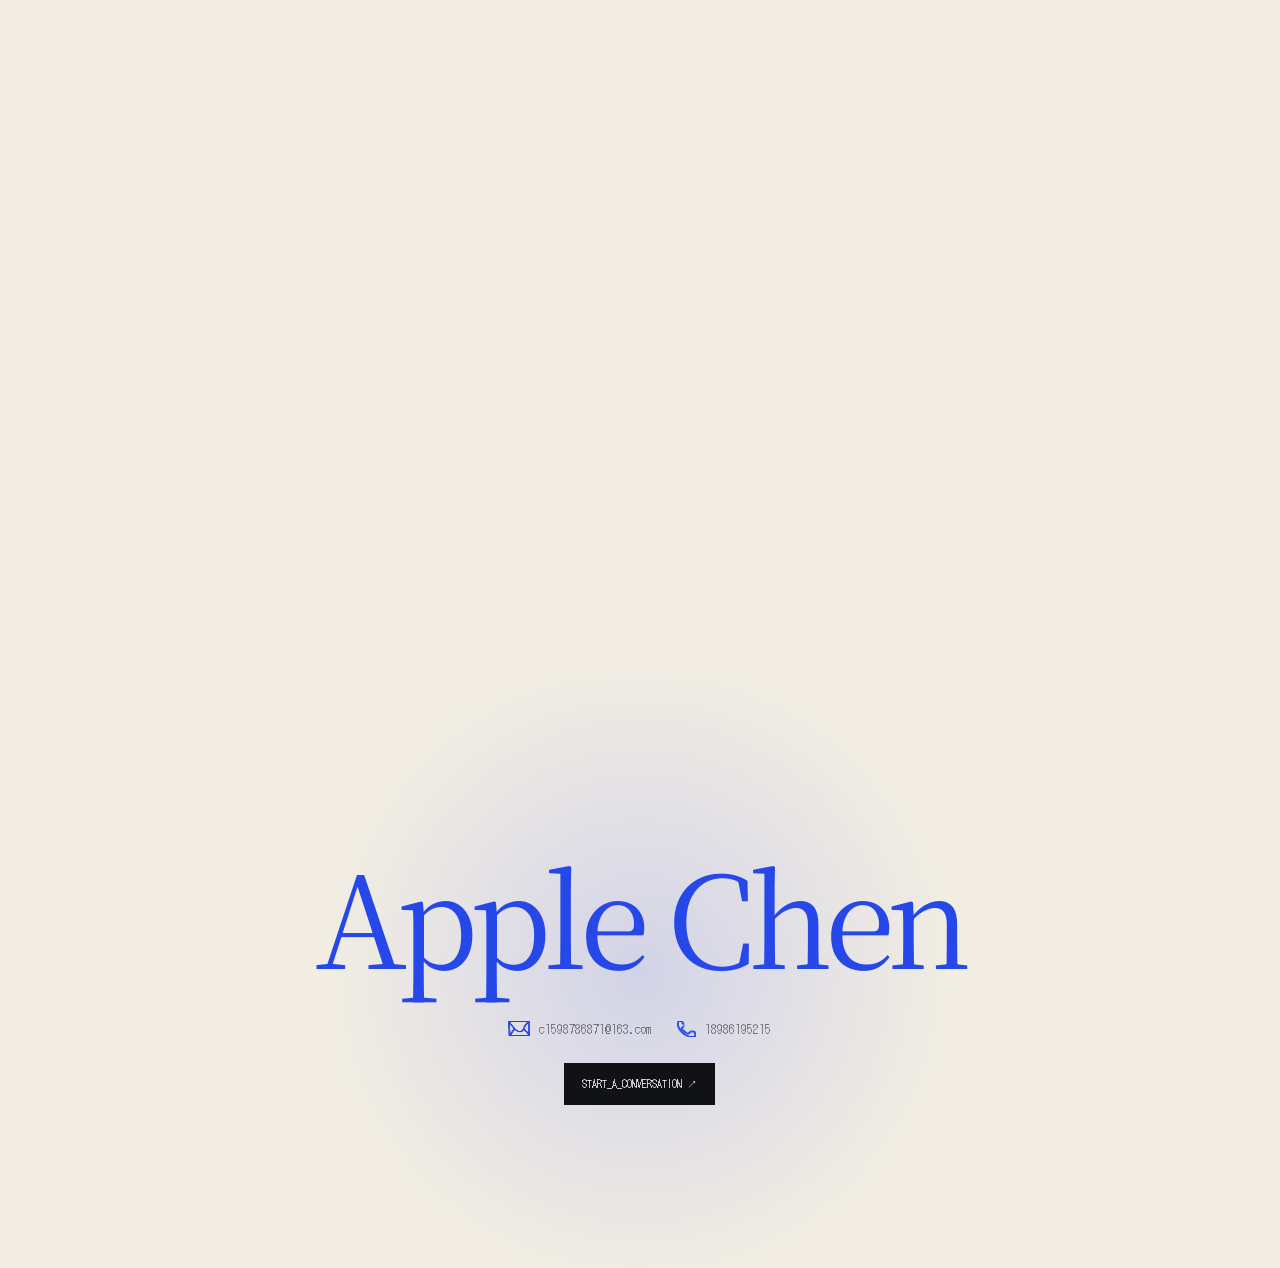
<file: projects/task-agent.html>
<!doctype html><html lang="zh-CN"><head><meta charset="utf-8"><meta name="viewport" content="width=device-width,initial-scale=1"><title>GUI Agent 任务机器人</title>
<style>

:root{--paper:#f4f0e7;--ink:#101014;--blue:#264cf0;--muted:#70727d;--line:#cbd2ee;--green:#37c978;--pixel:'IBM Plex Mono',monospace;--serif:'Noto Serif SC','Songti SC',serif}*{box-sizing:border-box}html{scroll-behavior:smooth}body{margin:0;background:var(--paper);color:var(--ink);font-family:Arial,'PingFang SC',sans-serif;overflow-x:hidden;background-image:radial-gradient(#9aa1a7 .65px,transparent .8px);background-size:18px 18px}body:before{content:"";position:fixed;inset:0;pointer-events:none;background:radial-gradient(circle at 70% 12%,#5c6fff18,transparent 28%),radial-gradient(circle at 28% 74%,#ffb75012,transparent 30%);z-index:-1}.progress{position:fixed;left:0;top:0;height:2px;width:0;background:linear-gradient(90deg,#91a4dc,var(--blue));z-index:100}.pointer{position:fixed;width:38px;z-index:99;pointer-events:none;transform:translate(-4px,-3px);transition:transform .15s}.back{position:fixed;top:25px;left:32px;z-index:90;width:132px;height:60px;border:0;border-radius:20px;background:#f4f0e7c7;backdrop-filter:blur(12px);display:grid;place-items:center;cursor:pointer}.back img{width:108px}.back:hover{transform:rotate(-1.5deg) translateY(-2px)}
section{min-height:100svh;padding:clamp(76px,8vh,110px) clamp(42px,5.2vw,100px);display:flex;align-items:center}.wrap{width:min(1820px,100%);margin:auto}.eyebrow,.micro,.tag{font:500 clamp(12px,1vw,17px)/1.4 var(--pixel);letter-spacing:.045em;color:var(--blue);text-transform:uppercase}.display{font:400 clamp(58px,6.7vw,126px)/.89 var(--serif);letter-spacing:-.06em;margin:22px 0}.title{font:400 clamp(42px,4.8vw,82px)/1.08 var(--serif);letter-spacing:-.045em;margin:15px 0 24px}.sub{font-size:clamp(17px,1.35vw,26px);line-height:1.75;color:var(--muted);max-width:840px}.blue{color:var(--blue)}.tags{display:flex;gap:10px;flex-wrap:wrap;margin-top:28px}.tag{color:#26272b;border:1px solid #c4cbea;border-radius:6px;padding:12px 16px;background:#ffffff38}
.hero{padding-top:82px}.hero-grid{display:grid;grid-template-columns:minmax(420px,.82fr) minmax(620px,1.18fr);gap:4vw;align-items:center}.hero-copy{padding-top:32px}.hero .display{font-size:clamp(66px,6.2vw,118px)}.hero-stage{height:min(78svh,820px);min-height:610px;position:relative}.route{position:absolute;inset:8% 0 5%;border:1px solid #264cf040;border-radius:50%;transform:rotate(-9deg)}.route:after{content:"";position:absolute;inset:11%;border:1px dashed #264cf03d;border-radius:50%}.phone{position:absolute;object-fit:contain;filter:drop-shadow(0 26px 30px #1f21402b);transition:transform .5s cubic-bezier(.2,.8,.2,1)}.phone.center{height:82%;left:40%;top:8%;z-index:3}.phone.left{height:47%;left:0;top:25%;transform:rotate(-7deg);opacity:.86}.phone.right{height:47%;right:0;top:23%;transform:rotate(6deg);opacity:.86}.hero-stage:hover .center{transform:translateY(-7px) rotate(-1deg)}.hero-stage:hover .left{transform:translate(-8px,-3px) rotate(-10deg)}.hero-stage:hover .right{transform:translate(8px,-3px) rotate(9deg)}.agent{position:absolute;width:115px;right:14%;bottom:2%;z-index:5;animation:bob 2.8s ease-in-out infinite}.flow-label{position:absolute;font:500 14px var(--pixel);color:var(--blue);z-index:6}.fl1{left:3%;bottom:9%}.fl2{right:4%;top:10%}@keyframes bob{50%{transform:translateY(-8px) rotate(2deg)}}.island-demo{position:absolute;left:7%;top:7%;z-index:8;width:220px;height:68px}.island-demo img{position:absolute;inset:0;width:100%;height:100%;object-fit:contain;transition:.3s}.island-demo .expanded{width:390px;max-width:none;opacity:0;transform:scale(.72);transform-origin:left top}.island-demo:hover .compact{opacity:0;transform:scale(.82)}.island-demo:hover .expanded{opacity:1;transform:scale(1)}
.compare{display:grid;grid-template-columns:1fr 90px 1fr;gap:26px;align-items:stretch;margin-top:42px}.compare-card{border:1px solid #585b6847;border-radius:26px;padding:34px;min-height:360px;background:#ffffff2b}.compare-card.active{border-color:#8c76ff;background:linear-gradient(145deg,#6f5cff17,#ffffff47)}.compare-card h3{font:500 clamp(28px,2.2vw,42px)/1.2 var(--serif);margin:22px 0}.compare-card p{font-size:18px;line-height:1.75;color:var(--muted)}.orb{width:72px;height:72px;border:1px solid #777;border-radius:50%;display:grid;place-items:center;font-size:28px}.active .orb{border-color:#8d75ff;box-shadow:0 0 40px #4e60ff38}.compare-arrow{display:grid;place-items:center;color:var(--blue);font-size:34px}.challenge{margin-top:26px;border:1px solid #b18b1461;border-radius:22px;padding:28px 34px;display:grid;grid-template-columns:230px 1fr;gap:28px;align-items:center;background:#ffffff2e}.challenge b{font:500 14px var(--pixel);color:#8a6b00;letter-spacing:.08em}.challenge p{margin:0;font-size:clamp(20px,1.65vw,31px);line-height:1.55}
.statement{text-align:center}.statement .title{max-width:1500px;margin:20px auto}.statement .sub{margin:auto}.trust-line{margin:58px auto 0;max-width:1500px;display:grid;grid-template-columns:repeat(4,1fr);position:relative}.trust-line:before{content:"";position:absolute;left:8%;right:8%;top:16px;height:1px;background:var(--line)}.trust-step{position:relative;text-align:center;color:#8b8e99}.trust-step i{display:block;width:30px;height:30px;border:3px solid var(--blue);background:var(--paper);border-radius:50%;margin:0 auto 18px;transition:.25s}.trust-step:hover i{background:var(--blue);box-shadow:0 0 0 13px #264cf017}.trust-step:hover strong{color:var(--blue)}
.feature-grid{display:grid;grid-template-columns:.72fr 1.28fr;gap:5vw;align-items:center}.stage-card{height:min(72svh,720px);min-height:560px;border:1px solid var(--line);border-radius:34px;background:#ffffff38;position:relative;overflow:hidden}.stage-card>img{position:absolute;height:86%;right:7%;top:7%;filter:drop-shadow(0 24px 24px #2a2c4329)}.steps{display:grid;gap:18px;margin-top:30px}.step{padding:14px 0;border-bottom:1px solid var(--line);display:grid;grid-template-columns:48px 1fr;opacity:.48;transition:.25s}.step:hover,.step.active{opacity:1;color:var(--blue);transform:translateX(8px)}.step b{font:500 14px var(--pixel)}
.islands{display:grid;grid-template-columns:repeat(4,1fr);gap:18px;margin-top:48px}.state{min-height:290px;border:1px solid #ffffffcc;border-radius:26px;padding:25px;background:#ffffff38;display:flex;flex-direction:column;justify-content:space-between;transition:.28s}.state:hover{transform:translateY(-7px);box-shadow:0 22px 45px #3236511c}.state h3{font:400 27px var(--serif);margin:0}.switch{height:120px;position:relative}.switch img{position:absolute;inset:0;margin:auto;max-width:90%;max-height:110px;object-fit:contain;transition:.3s}.switch .wide{opacity:0;transform:scale(.7)}.state:hover .small{opacity:0;transform:scale(.75)}.state:hover .wide{opacity:1;transform:scale(1)}
.handoff{background:#0d1118;color:white;background-image:none}.handoff .sub{color:#aeb4c0}.handoff-grid{display:grid;grid-template-columns:.8fr 1.2fr;gap:5vw;align-items:center}.handoff-visual{height:min(72svh,720px);position:relative}.handoff-visual img{position:absolute;height:94%;left:50%;top:3%;transform:translateX(-50%);filter:drop-shadow(0 28px 30px #0008)}.handoff-line{position:absolute;left:1%;right:1%;top:49%;height:2px;background:linear-gradient(90deg,#2b63ff,#ff5163 34%,#38cf82 62%,#2b63ff);box-shadow:0 0 18px #4272ff}.handoff-dot{position:absolute;width:18px;height:18px;border-radius:50%;top:calc(49% - 8px);background:white;box-shadow:0 0 0 8px #ffffff17}.d1{left:5%}.d2{left:49%;background:#42d688}.d3{right:5%;background:#5a8bff}.outcome-grid{display:grid;grid-template-columns:1.05fr .95fr;gap:5vw;align-items:center}.result-card{height:min(72svh,700px);position:relative}.result-card img{position:absolute;max-height:92%;max-width:90%;left:50%;top:4%;transform:translateX(-50%);filter:drop-shadow(0 24px 28px #1c20332b)}.queue{display:grid;grid-template-columns:repeat(3,1fr);gap:14px;margin-top:32px}.queue div{padding:18px;border:1px solid var(--line);border-radius:15px;background:#fff4}.queue b{display:block;color:var(--blue);font:500 13px var(--pixel);margin-bottom:8px}
.contact{text-align:center;min-height:63svh}.contact h2{font:400 clamp(72px,10vw,150px)/.9 var(--serif);color:var(--blue);letter-spacing:-.06em;margin:0}.contact-info{font:500 12px var(--pixel);color:#5d606a;display:flex;justify-content:center;gap:27px;margin:28px 0 0}.contact-info span{display:flex;align-items:center;gap:9px}.contact-info img{width:21px;height:21px;object-fit:contain}.copy{border:0;background:#111118;color:white;padding:13px 18px;font:500 10px var(--pixel);cursor:pointer;margin-top:24px}.copy:hover{transform:translateY(-3px);background:var(--blue)}.toast{position:fixed;left:50%;bottom:38px;transform:translate(-50%,25px);opacity:0;background:#111118;color:white;border:1px solid #677cff;border-radius:7px;padding:8px 11px;font:500 10px var(--pixel);z-index:110;transition:.28s}.toast.show{opacity:1;transform:translate(-50%,0)}
.statement .title{font-size:clamp(34px,3.65vw,64px);line-height:1.2}.statement .trust-step{cursor:pointer}.trust-step.active i{background:var(--blue);box-shadow:0 0 0 13px #264cf017}.trust-step.active strong{color:var(--blue)}
.stage-card>img,.handoff-visual img{transition:opacity .2s,transform .32s cubic-bezier(.2,.8,.2,1)}.stage-card>img.switching{opacity:0;transform:translateY(10px) scale(.97)}
.step{cursor:pointer}.step.active{opacity:1;color:var(--blue);transform:translateX(8px)}
.handoff{background:var(--paper);color:var(--ink);background-image:radial-gradient(#9aa1a7 .65px,transparent .8px);background-size:18px 18px}.handoff .sub{color:var(--muted)}.handoff-visual{border:1px solid var(--line);border-radius:32px;background:linear-gradient(145deg,#e8eafa99,#ffffff55);overflow:hidden}.handoff-line{background:#c9cfea;box-shadow:none}.handoff-line:after{content:"";position:absolute;inset:0;transform:scaleX(var(--handoff-progress,.04));transform-origin:left;background:linear-gradient(90deg,var(--blue),#ff9f65 52%,#44c98a);transition:transform .45s cubic-bezier(.2,.8,.2,1)}.handoff-dot{transition:.3s}.handoff-dot.active{transform:scale(1.2);box-shadow:0 0 0 10px #264cf016}.handoff-visual img{height:86%;top:7%}.handoff-visual img.switching{opacity:0;transform:translateX(-50%) translateY(10px) scale(.97)}
.island-shell{position:relative;height:132px;display:grid;place-items:center}.island-shell img{position:absolute;left:50%;top:50%;object-fit:contain;transform:translate(-50%,-50%);transition:opacity .22s,transform .38s cubic-bezier(.2,.85,.2,1)}.island-shell .small{max-width:74%;max-height:58px}.island-shell .wide{max-width:94%;max-height:116px;opacity:0;transform:translate(-50%,-50%) scale(.72)}.state:hover .island-shell .small,.state:focus-within .island-shell .small{opacity:0;transform:translate(-50%,-50%) scale(.82)}.state:hover .island-shell .wide,.state:focus-within .island-shell .wide{opacity:1;transform:translate(-50%,-50%) scale(1)}
.hero-stage{perspective:1200px}.route{border-radius:45% 55% 48% 52%;transform:rotate(-8deg)}.route:before{content:"";position:absolute;width:9px;height:9px;border-radius:50%;background:var(--blue);box-shadow:0 0 0 8px #264cf018;offset-path:ellipse(46% 39% at 50% 50%);animation:routeRun 7s linear infinite}@keyframes routeRun{to{offset-distance:100%}}.phone.left{left:4%;top:30%;height:42%;opacity:.72}.phone.right{right:1%;top:27%;height:43%;opacity:.75}.phone.center{left:38%;height:84%}.hero-stage[data-node="0"] .left,.hero-stage[data-node="2"] .right{opacity:1;filter:drop-shadow(0 24px 32px #264cf03b)}

/* Locked portfolio foundation — copied from step-audio-live 8.25 */
:root{--blue:#2648e8;--paper:#f1ede3;--ink:#111216;--muted:#6c6d77;--serif:"Noto Serif SC",serif;--sans:"DM Sans","Noto Sans SC",sans-serif;--pixel:"DotGothic16",monospace}body{background:var(--paper);color:var(--ink);font-family:var(--sans);background-image:none}.paper-dots{position:fixed;inset:0;z-index:-1;background-image:radial-gradient(rgba(104,101,91,.17) .7px,transparent .8px),radial-gradient(rgba(104,101,91,.08) .65px,transparent .75px);background-size:24px 24px;background-position:0 0,12px 12px}.progress{top:0;left:0;z-index:20;width:100%;height:2px;transform:scaleX(0);transform-origin:left;background:linear-gradient(90deg,rgba(120,130,156,.28),rgba(73,92,188,.65));pointer-events:none}.pointer{z-index:30;width:23px;height:29px;transform:translate(-4px,-4px);filter:drop-shadow(.7px 0 0 var(--blue)) drop-shadow(-.7px 0 0 var(--blue)) drop-shadow(0 .65px 0 var(--blue))}.back{top:23px;left:max(34px,5vw);z-index:15;width:80px;height:30px;padding:0;border:0;border-radius:0;background:none;backdrop-filter:none}.back img{width:100%;height:100%;object-fit:contain}.back:hover{transform:rotate(-2deg) translateY(-2px)}section{padding:clamp(72px,8vh,96px) max(4.5vw,42px)}.wrap{width:min(1380px,100%)}.eyebrow,.micro,.tag{font-size:10px}.title{font-size:clamp(32px,3.25vw,52px);line-height:1.18;letter-spacing:-.05em}.sub{font-size:clamp(13px,1vw,16px);line-height:1.9;max-width:670px}

/* Exact approved hero typography; visual artwork remains temporary */
.hero{width:min(1720px,calc(100% - 9vw));margin:auto;min-height:690px;height:100svh;max-height:1020px;padding:55px 0 30px}.hero-grid{width:100%;grid-template-columns:.92fr 1.08fr;gap:clamp(35px,5vw,90px)}.hero>.wrap>.heroCopy>.sys{font:11px var(--pixel)!important;color:var(--blue);letter-spacing:.12em!important}.hero>.wrap>.heroCopy>h1{font:400 clamp(62px,7.6vw,120px)/.88 var(--serif)!important;letter-spacing:-.065em!important;margin:24px 0!important}.hero>.wrap>.heroCopy>h1>span:not(.subtitle){display:block;color:var(--ink);font:inherit;letter-spacing:inherit;margin-top:8px}.hero>.wrap>.heroCopy>h1>.subtitle{display:block;color:var(--blue);font:400 clamp(17px,1.48vw,22px)/1.72 var(--pixel)!important;letter-spacing:.012em!important;margin-top:22px!important}.hero>.wrap>.heroCopy>.intro{font:400 clamp(15px,1.14vw,18px)/1.8 var(--sans)!important;color:var(--muted);max-width:640px}.hero>.wrap>.heroCopy>.tags{gap:10px!important;margin-top:30px!important}.hero>.wrap>.heroCopy>.tags>span{padding:9px 12px!important;font:10px var(--pixel)!important;border:1px solid rgba(38,72,232,.16);border-radius:5px;background:rgba(255,255,255,.2);color:#50515a;transition:color .24s,border-color .24s,letter-spacing .3s,background .24s}.hero>.wrap>.heroCopy>.tags>span:hover{color:var(--blue);border-color:rgba(38,72,232,.42);letter-spacing:.04em;background:rgba(255,255,255,.42)}

/* Background: editorial comparison, not two oversized PPT cards */
.compare{grid-template-columns:1fr 54px 1fr;gap:18px;margin-top:30px}.compare-card{position:relative;min-height:270px;padding:30px 32px;border-radius:18px;background:rgba(250,249,246,.58);overflow:hidden}.compare-card:after{content:"";position:absolute;left:32px;right:32px;bottom:0;height:3px;background:#bbc0ca;transform-origin:left;transform:scaleX(.18);transition:.45s cubic-bezier(.2,.8,.2,1)}.compare-card.active{border-color:rgba(41,75,232,.36);background:linear-gradient(135deg,rgba(224,228,248,.76),rgba(250,248,243,.7))}.compare-card.active:after{background:var(--blue)}.compare-card:hover:after{transform:scaleX(1)}.orb{width:42px;height:42px;font-size:17px}.compare-card h3{font-size:clamp(23px,2vw,31px);margin:18px 0 10px}.compare-card p{max-width:520px;font-size:13px;line-height:1.82}.compare-arrow{font-size:23px}.challenge{margin-top:16px;grid-template-columns:180px 1fr;gap:22px;padding:22px 28px;border-radius:14px;background:rgba(250,249,246,.58)}.challenge b{font-size:10px}.challenge p{font-size:clamp(16px,1.35vw,21px);line-height:1.65}

/* Design statement: quiet type scale + living trust path */
.statement{min-height:86svh}.statement .wrap{max-width:1180px}.statement .title{font-size:clamp(30px,3.15vw,48px);line-height:1.42;letter-spacing:-.045em}.statement .sub{font-size:13px}.trust-line{margin-top:44px;max-width:1050px}.trust-line:before{top:11px}.trust-step i{width:22px;height:22px;border-width:2px;margin-bottom:14px}.trust-step strong{font-size:12px;font-weight:400;transition:.2s}.trust-step.active i{box-shadow:0 0 0 8px rgba(38,76,240,.08)}

/* 01: one-screen editorial layout with a stable changing UI stage */
.feature-grid{grid-template-columns:.82fr 1.18fr;gap:clamp(34px,5vw,76px)}.feature-grid>div:first-child{max-width:510px}.stage-card{height:min(68svh,620px);min-height:500px;border-radius:20px;background:linear-gradient(135deg,rgba(224,228,248,.82),rgba(250,248,243,.72));overflow:visible}.stage-card:before{content:"LIVE UI / 01—03";position:absolute;left:18px;top:16px;color:var(--blue);font:9px var(--pixel);letter-spacing:.06em}.stage-card>img{height:88%;max-width:86%;right:7%;top:7%;object-fit:contain}.steps{gap:0;margin-top:25px}.step{grid-template-columns:60px 1fr;padding:13px 0;font-size:12px}.step b{font-size:9px}.step:hover,.step.active{transform:translateX(5px)}

/* 02: states become one visual system */
.islands{gap:12px;margin-top:34px}.state{min-height:248px;padding:20px;border:1px solid rgba(41,75,232,.12);border-radius:16px;background:rgba(250,249,246,.62);box-shadow:none}.state:hover{transform:none;border-color:rgba(41,75,232,.42);background:linear-gradient(150deg,rgba(225,229,248,.75),rgba(250,249,246,.7));box-shadow:0 18px 38px rgba(42,48,82,.1)}.state h3{font-size:20px}.state p{font-size:11px;line-height:1.7;color:var(--muted)}.island-shell{height:112px}.island-shell .small{max-width:78%;max-height:50px}.island-shell .wide{max-width:96%;max-height:104px}

/* 03: light control-transfer timeline */
.handoff-grid{grid-template-columns:.82fr 1.18fr;gap:clamp(34px,5vw,76px)}.handoff-visual{height:min(67svh,620px);border-radius:20px}.handoff-visual:before{content:"CONTROL TRANSFER / STEP 1—3";position:absolute;z-index:3;left:18px;top:16px;color:var(--blue);font:9px var(--pixel);letter-spacing:.06em}.handoff-visual img{height:82%;top:10%}.handoff-line{left:7%;right:7%}.d1{left:7%}.d2{left:49%}.d3{right:7%}

/* 04: result first, supporting principles second */
.outcome-grid{grid-template-columns:.92fr 1.08fr;gap:clamp(34px,5vw,78px)}.result-card{height:min(65svh,600px);border-radius:20px;background:linear-gradient(145deg,rgba(225,229,248,.65),rgba(250,249,246,.52))}.result-card img{max-height:84%;max-width:82%;top:8%}.queue{gap:9px;margin-top:24px}.queue div{padding:15px;border-radius:10px;background:rgba(250,249,246,.62);font-size:12px}.queue b{font-size:9px}

/* Exact approved footer/contact component */
.footer{min-height:66vh;display:grid;place-items:center;text-align:center;position:relative;overflow:hidden}.footer-inner{position:relative;z-index:2}.footer h2{margin:0;font:400 clamp(72px,10vw,150px)/.9 var(--serif);color:var(--blue)}.contact{min-height:0;display:block;padding:0;transform:translateY(20px)}.contact-line{display:flex;justify-content:center;gap:27px;margin-top:27px;color:#5d606a;font:12px var(--pixel)}.contact-item{display:flex;align-items:center;gap:9px}.contact-item img{object-fit:contain;filter:drop-shadow(.48px 0 0 var(--blue)) drop-shadow(-.48px 0 0 var(--blue)) drop-shadow(0 .44px 0 var(--blue))}.email-icon{width:21px;height:16px}.phone-icon{width:18px;height:18px}.contact-action{position:relative;display:inline-flex;margin-top:25px}.contact-button{padding:13px 18px;border:0;background:var(--ink);color:#fff;font:10px var(--pixel);transition:.2s}.contact-button:hover{background:var(--blue);transform:translateY(-4px)}.toast{position:absolute;left:50%;top:calc(100% + 13px);bottom:auto;display:flex;align-items:center;gap:8px;padding:8px 12px;border:1px solid rgba(38,72,232,.19);border-radius:8px;background:rgba(251,250,246,.96);box-shadow:0 8px 24px rgba(42,46,80,.11);white-space:nowrap;color:#41434d;font:10px var(--pixel);opacity:0;transform:translate(-50%,-4px);transition:.2s;pointer-events:none}.toast.on{opacity:1;transform:translate(-50%,0)}

/* Reference-cover composition */
.reference-cover{isolation:isolate;overflow:hidden}.reference-cover:before{content:"";position:absolute;inset:8% 4%;border-radius:32px;background:radial-gradient(circle at 48% 50%,rgba(255,255,255,.9),rgba(220,225,252,.76) 48%,rgba(244,241,233,.1) 75%);z-index:-3}.cover-flow{position:absolute;left:4%;right:3%;top:48%;height:22%;border:2px solid rgba(93,109,223,.25);border-radius:50%;transform:rotate(6deg);z-index:-1}.cover-flow:after{content:"";position:absolute;inset:28% -2%;border-top:3px solid rgba(255,198,92,.72);border-radius:50%;filter:drop-shadow(0 0 7px rgba(255,186,48,.46))}.cover-app{position:absolute;height:43%;object-fit:contain;opacity:.22;filter:blur(1px) drop-shadow(0 18px 24px rgba(44,49,78,.16));transition:.45s}.app-a{left:5%;top:16%;transform:rotate(-5deg)}.app-b{right:6%;top:13%;transform:rotate(5deg)}.cover-result{position:absolute;z-index:3;height:63%;left:50%;top:15%;transform:translateX(-50%) rotate(-2deg);object-fit:contain;filter:drop-shadow(0 24px 32px rgba(44,49,78,.2));transition:.45s}.cover-status{position:absolute;z-index:5;left:50%;top:44%;transform:translate(-50%,-50%);min-width:210px;padding:14px 18px;border:1px solid rgba(38,72,232,.17);border-radius:14px;background:rgba(255,255,255,.9);box-shadow:0 14px 30px rgba(45,52,94,.13);display:grid;grid-template-columns:30px 1fr;column-gap:9px}.cover-status>span{grid-row:1/3;width:28px;height:28px;border-radius:50%;display:grid;place-items:center;background:#31c878;color:#fff}.cover-status b{font:15px var(--serif)}.cover-status small{color:var(--muted);font:9px var(--pixel)}.cover-steps{position:absolute;z-index:5;left:22%;right:22%;bottom:10%;height:2px;background:rgba(38,72,232,.18);display:flex;justify-content:space-between}.cover-steps i{width:9px;height:9px;margin-top:-4px;border:2px solid var(--paper);border-radius:50%;background:#8a94c9}.cover-steps i.active{background:var(--blue);box-shadow:0 0 0 7px rgba(38,72,232,.08)}.cover-agent{position:absolute;z-index:6;width:27%;right:-3%;bottom:-8%;filter:drop-shadow(0 12px 24px rgba(52,54,74,.16));transition:.45s}.reference-cover:hover .cover-result{transform:translateX(-50%) translateY(-7px) rotate(0)}.reference-cover:hover .app-a{transform:translate(-8px,-3px) rotate(-7deg);opacity:.32}.reference-cover:hover .app-b{transform:translate(8px,-4px) rotate(7deg);opacity:.32}.reference-cover:hover .cover-agent{transform:translate(-5px,-7px) rotate(-2deg)}

/* P1 without decorative icons */
.compare-card{padding-top:38px}.compare-card em{position:absolute;left:32px;bottom:22px;color:#9496a0;font:9px var(--pixel);font-style:normal;letter-spacing:.08em}.compare-card.active em{color:var(--blue)}

/* Shared large project-section heading */
.section-heading{display:grid;grid-template-columns:54px 1fr;gap:16px;align-items:start;margin-bottom:18px}.section-heading>span{color:var(--blue);font:400 clamp(38px,4vw,55px)/1 var(--serif);letter-spacing:-.06em}.section-heading .title{margin:7px 0 0;font-size:clamp(29px,3vw,43px)}.wide-heading{max-width:1060px}

/* P2 trust path */
.trust-line{--trust-progress:.08}.trust-line:before{top:28px}.trust-progress{position:absolute;z-index:0;left:8%;right:8%;top:28px;height:2px;background:linear-gradient(90deg,var(--blue) 0 calc(var(--trust-progress)*100%),rgba(38,72,232,.14) calc(var(--trust-progress)*100%));transition:.45s}.trust-step{z-index:1;display:grid;justify-items:center;gap:6px}.trust-step .trust-icon{width:56px;height:56px;border:1px solid rgba(38,72,232,.18);border-radius:50%;display:grid;place-items:center;background:var(--paper);color:var(--blue);font:18px var(--pixel);transition:.28s}.trust-step b{font:9px var(--pixel);color:#8b8e99;letter-spacing:.06em}.trust-step strong{margin-top:3px}.trust-step.active .trust-icon{background:var(--blue);color:#fff;box-shadow:0 0 0 8px rgba(38,72,232,.07);transform:translateY(-3px)}.trust-step.active b{color:var(--blue)}

/* P3/P4 centered UI + restrained IP */
.stage-card:before{display:none}.pixel-corner{position:absolute;left:18px;top:16px;color:var(--blue);font:9px var(--pixel);letter-spacing:.06em}.stage-card>img#contractImage{left:50%;right:auto;top:50%;height:88%;max-width:84%;transform:translate(-50%,-50%);object-fit:contain}.stage-card>img#contractImage.switching{transform:translate(-50%,calc(-50% + 10px)) scale(.97)}.stage-mascot{position:absolute!important;z-index:4!important;left:-4%!important;right:auto!important;top:auto!important;bottom:-3%!important;width:18%!important;height:auto!important;opacity:.82;filter:drop-shadow(0 12px 18px rgba(45,47,67,.12))!important;transition:.35s!important}.stage-card:hover .stage-mascot{transform:translateY(-6px) rotate(-3deg)}

/* Same-height horizontal island expansion */
.island-shell{height:104px;overflow:visible}.island-shell:after{content:"HOVER / EXPAND";position:absolute;left:50%;bottom:0;transform:translateX(-50%);color:#9a9ca4;font:8px var(--pixel);letter-spacing:.06em}.island-shell img{height:58px!important;max-height:58px!important;width:auto!important;max-width:94%;object-fit:fill}.island-shell .small{transform:translate(-50%,-50%) scale(1)}.island-shell .wide{opacity:0;transform:translate(-50%,-50%) scaleX(.46);transform-origin:center}.state:hover .island-shell .small,.state:focus-within .island-shell .small{opacity:0;transform:translate(-50%,-50%) scaleX(.72)}.state:hover .island-shell .wide,.state:focus-within .island-shell .wide{opacity:1;transform:translate(-50%,-50%) scaleX(1)}.state-beam{position:absolute;left:50%;top:50%;width:44%;height:3px;transform:translate(-50%,-50%) scaleX(0);border-radius:99px;background:linear-gradient(90deg,transparent,var(--blue),transparent);filter:blur(2px);transition:.38s}.state:hover .state-beam{transform:translate(-50%,-50%) scaleX(1.9);opacity:0}

/* P8/P10/P11 control-transfer stage */
.handoff .step{grid-template-columns:58px 1fr;align-items:center}.handoff .step b{font:400 27px/1 var(--serif);color:var(--blue);letter-spacing:-.05em}.handoff-visual img{left:50%;top:50%;height:82%;max-width:86%;object-fit:contain;transform:translate(-50%,-50%)}.handoff-visual img.switching{transform:translate(-50%,calc(-50% + 10px)) scale(.97)}

/* Final corrections from the approved 8.25 template */
.back{top:15px!important;left:max(34px,5vw)!important;z-index:35!important;width:110px!important;height:46px!important;padding:8px 12px!important;border:0!important;border-radius:13px!important;background:rgba(241,237,227,.49)!important;-webkit-backdrop-filter:blur(10px) saturate(1.08)!important;backdrop-filter:blur(10px) saturate(1.08)!important;box-shadow:0 3px 12px rgba(36,43,65,.045)!important}.hero>.wrap>.heroCopy>h1{font-size:clamp(62px,6.7vw,105px)!important;line-height:.92!important;letter-spacing:-.07em!important;margin:27px 0 23px!important;white-space:nowrap}.hero>.wrap>.heroCopy>h1>.subtitle{margin-top:24px!important;white-space:normal}.compare-card{min-height:220px!important;padding:28px 32px!important}.compare-card em{display:none!important}.challenge{position:relative;margin-top:24px!important;grid-template-columns:170px 1fr!important;gap:30px!important;padding:25px 4px 25px 26px!important;border:0!important;border-left:3px solid #c3a24b!important;border-radius:0!important;background:linear-gradient(90deg,rgba(255,247,214,.5),transparent 78%)!important}.challenge b{color:#8a6b00}.challenge p span{color:var(--blue)}
.view-pointer{position:fixed;z-index:31;width:94px;height:64px;pointer-events:none;opacity:0;display:none;transform:translate(-50%,-50%) scale(.65);transition:.2s}.view-pointer img{width:100%;height:100%;object-fit:contain}.view-pointer.on{opacity:1;transform:translate(-50%,-50%)}body.viewing .pointer{opacity:0}@media(pointer:fine){*{cursor:none!important}.view-pointer{display:block}}.island-shell{height:76px!important;overflow:hidden!important}.island-shell img{top:50%!important;height:54px!important;min-height:54px!important;max-height:54px!important;width:auto!important;object-fit:fill!important;transform:translate(-50%,-50%)!important}.island-shell .wide{opacity:0!important}.state:hover .island-shell .small,.state:focus-within .island-shell .small{opacity:0!important;transform:translate(-50%,-50%)!important}.state:hover .island-shell .wide,.state:focus-within .island-shell .wide{opacity:1!important;transform:translate(-50%,-50%)!important}.island-shell:after{display:none!important}

/* P6 refined flow interaction */
.trust-line{grid-template-columns:repeat(4,1fr);gap:16px}.trust-line:before,.trust-progress{display:none}.trust-step{position:relative;padding:15px 10px 14px;border:1px solid rgba(38,72,232,.1);border-radius:12px;background:rgba(250,249,246,.48)}.trust-step:not(:last-child):after{content:"→";position:absolute;right:-18px;top:29px;color:var(--blue);font:17px var(--pixel)}.trust-step .trust-icon{width:34px;height:34px;border:0;border-radius:8px;background:rgba(38,72,232,.07);font-size:14px}.trust-step.active{border-color:rgba(38,72,232,.28);background:linear-gradient(145deg,rgba(229,232,249,.72),rgba(250,249,246,.66))}.trust-step.active .trust-icon{box-shadow:none;transform:none}.trust-step:hover{transform:translateY(-3px)}

/* P9 finer control handoff line */
.handoff-line{left:8%;right:8%;height:1px;background:rgba(38,72,232,.16);box-shadow:none}.handoff-line:before{content:"AI CONTROL";position:absolute;left:0;top:-21px;color:#8187a8;font:8px var(--pixel)}.handoff-line:after{height:2px;box-shadow:0 0 10px rgba(38,72,232,.28)}.handoff-dot{width:12px;height:12px;top:calc(49% - 5px);border:3px solid var(--paper);box-shadow:0 0 0 1px rgba(38,72,232,.14)}.handoff-dot.active{box-shadow:0 0 0 7px rgba(38,72,232,.07)}

/* Actual task-history timeline lives inside the result stage */
.result-card{padding-bottom:76px;overflow:hidden}.result-card>img{top:4%;max-height:72%}.result-history{--history:.04;position:absolute;z-index:5;left:8%;right:8%;bottom:26px;display:grid;grid-template-columns:repeat(4,1fr);padding-top:14px}.result-history:before,.history-progress{content:"";position:absolute;left:0;right:0;top:5px;height:2px;background:rgba(38,72,232,.17)}.history-progress{right:auto;width:calc(100% * var(--history));background:var(--blue);transition:.4s}.history-node{position:relative;border:0;background:none;padding:12px 3px 0;color:#8c8f9c;font:8px var(--pixel)}.history-node:before{content:"";position:absolute;left:50%;top:-13px;width:11px;height:11px;border:3px solid var(--paper);border-radius:50%;background:#a7aecf;transform:translateX(-50%);transition:.25s}.history-node b{display:block;margin-bottom:4px;color:inherit;font:8px var(--pixel)}.history-node.active{color:var(--blue)}.history-node.active:before{background:var(--blue);box-shadow:0 0 0 6px rgba(38,72,232,.07)}

/* Missing template module: other work */
.other{padding:42px 0 65px;min-height:0}.other-head{display:flex;justify-content:space-between;align-items:center;margin-bottom:20px}.other-head h2{font:400 30px var(--serif)}.related{display:grid;grid-template-columns:repeat(3,1fr);gap:14px}.related-card{position:relative;height:225px;padding:18px;display:flex;align-items:end;overflow:hidden;border-radius:12px;background:#181a22;color:white}.related-card:before{content:"";position:absolute;width:130px;height:130px;right:-35px;top:-35px;border:1px solid rgba(255,255,255,.14);border-radius:50%;transition:.35s}.related-card:nth-child(2){background:linear-gradient(140deg,#5969d3,#272942)}.related-card:nth-child(3){background:linear-gradient(145deg,#ddd5d0,#8790ca)}.related-card:hover:before{transform:scale(1.35)}.related-card h3{position:relative;margin:0;font:400 20px var(--serif)}.related-card p{position:relative;margin:6px 0 0;font-size:10px;color:#e1e1eb}

/* Final island component: one geometry, horizontal expansion only */
.state-beam,.island-shell>img,.island-shell:before,.island-shell:after{display:none!important}.island-shell{height:82px!important;overflow:visible!important;display:grid;place-items:center}.island-ui{height:58px;width:205px;padding:7px 10px;display:flex;align-items:center;gap:8px;overflow:hidden;border:1px solid rgba(91,108,235,.38);border-radius:29px;background:linear-gradient(120deg,rgba(218,229,250,.96),rgba(246,220,233,.94));box-shadow:0 8px 20px rgba(57,63,105,.13);transition:width .38s cubic-bezier(.2,.82,.2,1),box-shadow .28s}.state:hover .island-ui,.state:focus-within .island-ui{width:330px;box-shadow:0 12px 26px rgba(57,63,105,.17)}.island-ui>img{position:static!important;flex:0 0 auto!important;width:38px!important;height:38px!important;min-height:0!important;max-height:none!important;transform:none!important;object-fit:contain!important}.island-dot{flex:0 0 auto;width:31px;height:31px;border-radius:50%;display:grid;place-items:center;background:rgba(255,255,255,.66);color:var(--blue);font:12px var(--pixel)}.island-ui b{flex:1;min-width:122px;overflow:hidden;text-overflow:ellipsis;white-space:nowrap;font:500 13px var(--sans)}.island-actions{flex:0 0 auto;display:flex;gap:5px;opacity:0;transform:translateX(14px);transition:.25s .08s}.state:hover .island-actions,.state:focus-within .island-actions{opacity:1;transform:none}.island-actions i{padding:5px 7px;border:1px solid #45bd74;border-radius:12px;background:#fff9;color:#2fa35d;font:9px var(--sans);font-style:normal;white-space:nowrap}.island-actions i.danger{border-color:#ff5570;color:#ea3653}.island-ui.error{background:linear-gradient(120deg,#f1e8ec,#f6d7dd)}.island-ui.error .island-dot{color:#e64d60}.island-ui.done{background:linear-gradient(120deg,#e1f1e7,#eef5e8)}.island-ui.done .island-dot{background:#43c97a;color:white}

/* P7 challenge micro-interaction */
.challenge:after{content:"";position:absolute;left:0;bottom:0;width:0;height:2px;background:linear-gradient(90deg,#c3a24b,var(--blue));transition:width .5s cubic-bezier(.2,.8,.2,1)}.challenge:hover:after{width:100%}.challenge:hover p span{letter-spacing:.025em}.challenge p span{transition:.3s}

/* P8 shorter cards, longer connectors */
.trust-line{grid-template-columns:repeat(4,minmax(0,220px));justify-content:space-between;gap:74px;max-width:1120px}.trust-step{width:220px}.trust-step:not(:last-child):after{content:"";right:-74px;top:31px;width:72px;height:1px;border-top:1px solid rgba(38,72,232,.5)}.trust-step:not(:last-child):before{content:"→";position:absolute;right:-78px;top:21px;color:var(--blue);font:17px var(--pixel);background:var(--paper);padding-left:5px}

/* Remove the unwanted dynamic line entirely */
.handoff-line,.handoff-dot{display:none!important}.handoff-visual{background:radial-gradient(circle at 50% 48%,rgba(219,224,249,.78),rgba(249,247,241,.65) 58%,transparent 76%)}.handoff-visual:after{content:"HUMAN CONTROL / RESUME";position:absolute;right:20px;bottom:18px;color:#9397aa;font:8px var(--pixel);letter-spacing:.08em}.handoff-visual img{filter:drop-shadow(0 20px 28px rgba(43,47,75,.14))}

/* Video-like task review */
.review-player{position:relative;padding:20px 22px 88px;overflow:hidden}.review-player>img{left:50%;top:43%;max-height:67%;max-width:78%;transform:translate(-50%,-50%);transition:opacity .16s,transform .25s}.review-player>img.scrubbing{opacity:.42;transform:translate(-50%,-50%) scale(.985)}.review-overlay{position:absolute;z-index:5;left:22px;right:22px;top:18px;display:flex;justify-content:space-between;align-items:center;color:var(--blue);font:9px var(--pixel)}.review-overlay b{color:#565965;font-weight:400}.review-scrubber{position:absolute;z-index:6;left:7%;right:7%;bottom:25px}.review-scrubber input{width:100%;height:24px;margin:0;appearance:none;background:transparent}.review-scrubber input::-webkit-slider-runnable-track{height:5px;border-radius:5px;background:linear-gradient(90deg,var(--blue) 0 var(--review-progress,0%),rgba(38,72,232,.18) var(--review-progress,0%))}.review-scrubber input::-webkit-slider-thumb{appearance:none;width:18px;height:18px;margin-top:-6px;border:4px solid var(--paper);border-radius:50%;background:var(--blue);box-shadow:0 0 0 7px rgba(38,72,232,.08)}.review-scrubber input::-moz-range-track{height:5px;border-radius:5px;background:rgba(38,72,232,.18)}.review-scrubber input::-moz-range-progress{height:5px;background:var(--blue)}.review-scrubber input::-moz-range-thumb{width:12px;height:12px;border:4px solid var(--paper);border-radius:50%;background:var(--blue)}.review-ticks{display:flex;justify-content:space-between;color:#9295a2;font:8px var(--pixel)}.review-legend{display:flex;gap:8px;margin-top:22px}.review-legend span{padding:7px 9px;border:1px solid rgba(38,72,232,.14);border-radius:4px;color:#747681;font:8px var(--pixel)}

/* Cleaner hero: one focal task window, restrained depth */
.reference-cover:before{inset:10% 5%;border:1px solid rgba(38,72,232,.1);border-radius:38px;background:linear-gradient(145deg,rgba(229,232,250,.83),rgba(250,248,243,.7))}.cover-flow{left:8%;right:8%;top:47%;height:14%;border:0;border-top:2px solid rgba(38,72,232,.2);border-radius:50%;transform:rotate(-7deg)}.cover-flow:after{top:8px;inset:auto 2%;height:2px;border:0;background:linear-gradient(90deg,transparent,#f2bc54 30%,#f2bc54 70%,transparent)}.cover-flow i{position:absolute;left:8%;top:-6px;width:10px;height:10px;border-radius:50%;background:var(--blue);box-shadow:0 0 0 7px rgba(38,72,232,.07);animation:coverTravel 5s ease-in-out infinite}@keyframes coverTravel{50%{left:82%}}.cover-app{height:48%;top:20%;opacity:.16;filter:blur(2px) drop-shadow(0 18px 24px rgba(44,49,78,.12))}.app-a{left:9%;transform:rotate(-8deg)}.app-b{right:8%;transform:rotate(8deg)}.cover-result{height:68%;top:12%;transform:translateX(-50%);filter:drop-shadow(0 25px 34px rgba(44,49,78,.2))}.cover-status{top:48%;min-width:225px}.cover-agent{width:22%;right:0;bottom:-3%}.cover-steps{bottom:8%}

/* P12 traceable timeline */
.result-card{overflow:visible}.timeline-mascot{position:absolute!important;left:-8%!important;top:auto!important;bottom:-5%!important;width:26%!important;height:auto!important;opacity:.68}.trace-timeline{--trace:.05;position:relative;display:grid;grid-template-columns:repeat(4,1fr);gap:0;margin-top:34px;padding-top:18px}.trace-timeline:before,.trace-progress{content:"";position:absolute;left:8%;right:8%;top:9px;height:2px;background:rgba(38,72,232,.16)}.trace-progress{right:auto;width:calc(84% * var(--trace));background:var(--blue);transition:.4s}.trace-node{position:relative;border:0;background:none;padding:16px 5px 0;color:#777984;font:10px var(--pixel)}.trace-node:before{content:"";position:absolute;left:50%;top:-13px;width:13px;height:13px;border:3px solid var(--paper);border-radius:50%;background:#9ea6cd;transform:translateX(-50%);transition:.25s}.trace-node b{display:block;margin-bottom:6px;color:inherit;font:9px var(--pixel)}.trace-node.active{color:var(--blue)}.trace-node.active:before{background:var(--blue);box-shadow:0 0 0 7px rgba(38,72,232,.08);transform:translateX(-50%) scale(1.15)}
/* Final system-level alignment: master footer/back, hand-drawn flow, fixed-height islands */
.back{width:110px!important;height:46px!important;top:15px!important;left:max(34px,5vw)!important;padding:8px 12px!important;border:0!important;border-radius:13px!important;background:rgba(241,237,227,.49)!important;-webkit-backdrop-filter:blur(10px) saturate(1.08)!important;backdrop-filter:blur(10px) saturate(1.08)!important;box-shadow:0 3px 12px rgba(36,43,65,.045)!important}.back img{width:100%;height:100%;object-fit:contain}
.trust-line{grid-template-columns:repeat(4,minmax(0,196px));gap:92px;max-width:1060px}.trust-step{width:196px}.trust-step:not(:last-child):after{content:"⟶";right:-91px;top:18px;width:90px;height:42px;border:0!important;background:none!important;display:grid;place-items:center;color:var(--blue);font:32px/1 var(--pixel);letter-spacing:-.2em;transform:rotate(-2deg)}.trust-step:not(:last-child):before{content:"";right:-86px;top:34px;width:78px;height:18px;border-top:2px solid rgba(38,72,232,.55);border-radius:50%;transform:rotate(2deg);background:none;padding:0}.trust-step:nth-of-type(3):after{transform:rotate(2deg)}
.stage-mascot{transform-origin:78% 72%;animation:agentWave 2.8s ease-in-out infinite}@keyframes agentWave{0%,65%,100%{transform:rotate(0) translateY(0)}72%{transform:rotate(-4deg) translateY(-3px)}80%{transform:rotate(3deg) translateY(-2px)}88%{transform:rotate(-2deg)}}
.countdown-card{display:grid;grid-template-columns:72px 1fr;gap:15px;align-items:center;margin-top:20px;padding:14px 16px;border:1px solid rgba(38,72,232,.14);border-radius:14px;background:linear-gradient(135deg,rgba(255,255,255,.58),rgba(228,232,252,.48));box-shadow:0 12px 32px rgba(50,54,86,.06)}.countdown-ring{width:68px;height:68px;border-radius:50%;display:grid;place-items:center;align-content:center;background:conic-gradient(var(--blue) var(--countdown-progress,100%),rgba(38,72,232,.1) 0);box-shadow:inset 0 0 0 8px rgba(248,247,243,.94)}.countdown-ring span{color:var(--blue);font:24px/1 var(--pixel)}.countdown-ring small{margin-top:3px;color:#7e8291;font:7px var(--pixel)}.countdown-card b{font:13px var(--serif)}.countdown-card p{margin-top:5px;color:var(--muted);font-size:10px;line-height:1.6}.countdown-card button{margin-top:7px;padding:0;border:0;background:none;color:var(--blue);font:8px var(--pixel)}
.island-ui{height:58px!important;min-height:58px!important;max-height:58px!important;overflow:hidden}.island-ui img{width:36px;height:36px;object-fit:contain;flex:0 0 36px}.island-ui.idle img,.island-ui.error img,.island-ui.done img{border-radius:0;background:transparent}.idle-note{margin-left:auto;color:#6c8f74;font:10px var(--pixel);white-space:nowrap}.state:hover .island-ui,.state:focus-within .island-ui{height:58px!important;min-height:58px!important;max-height:58px!important}.state:hover .idle-note{color:var(--blue)}
.reference-cover{perspective:1200px}.reference-cover:before{inset:7% 2%;border-color:rgba(255,255,255,.72);background:radial-gradient(circle at 50% 40%,rgba(255,255,255,.92),rgba(218,224,252,.72) 50%,rgba(239,235,226,.46));box-shadow:inset 0 0 0 1px rgba(38,72,232,.08),0 30px 70px rgba(54,58,90,.08)}.cover-app{height:55%;top:19%;opacity:.34;filter:blur(.4px) drop-shadow(0 22px 26px rgba(44,49,78,.14));border-radius:24px}.app-a{left:2%;transform:translateZ(-50px) rotate(-11deg)}.app-b{right:1%;transform:translateZ(-40px) rotate(10deg)}.cover-result{height:73%;top:9%;transform:translateX(-50%) rotate(-1deg);filter:drop-shadow(0 30px 38px rgba(44,49,78,.22))}.cover-flow{top:55%;transform:rotate(-10deg)}.cover-status{top:54%;left:56%;background:rgba(255,255,255,.72);-webkit-backdrop-filter:blur(16px);backdrop-filter:blur(16px)}.cover-agent{width:23%;right:-2%;bottom:-1%;animation:heroAgent 4s ease-in-out infinite}@keyframes heroAgent{50%{transform:translate(-7px,-8px) rotate(-2deg)}}
.other{padding:42px 0 65px}.other-head{display:flex;justify-content:space-between;align-items:center;margin-bottom:20px}.other-head h2{font:400 30px var(--serif)}.related{display:grid;grid-template-columns:repeat(3,1fr);gap:14px}.related-card{position:relative;height:225px;padding:18px;display:flex;align-items:end;overflow:hidden;border-radius:12px;background:#181a22;color:#fff}.related-card:nth-child(2){background:linear-gradient(140deg,#5969d3,#272942)}.related-card:nth-child(3){background:linear-gradient(145deg,#ded4d0,#8992d2)}.related-card:before{content:"";position:absolute;right:-25px;top:-35px;width:170px;height:170px;border:1px solid rgba(255,255,255,.2);border-radius:50%}.related-card h3{position:relative;font:400 20px var(--serif)}.related-card p{position:relative;margin-top:6px;font-size:10px;color:#e1e1eb}.footer{min-height:66vh;display:grid;place-items:center;text-align:center;position:relative;overflow:hidden}.footer:before{content:"";position:absolute;width:650px;height:650px;border-radius:50%;background:radial-gradient(circle,rgba(59,82,255,.17),transparent 68%)}.footer-inner{position:relative;z-index:2}.footer h2{font:400 clamp(72px,10vw,150px)/.9 var(--serif);color:var(--blue)}.contact{transform:translateY(20px)}.contact-line{display:flex;justify-content:center;gap:27px;margin-top:27px;color:#5d606a;font:12px var(--pixel)}.contact-item{display:flex;align-items:center;gap:9px}.contact-item img{object-fit:contain;filter:drop-shadow(.48px 0 0 var(--blue)) drop-shadow(-.48px 0 0 var(--blue)) drop-shadow(0 .44px 0 var(--blue))}.email-icon{width:21px;height:16px}.phone-icon{width:18px;height:18px}.contact-action{position:relative;display:inline-flex;margin-top:25px}.contact-button{padding:13px 18px;border:0;background:var(--ink);color:#fff;font:10px var(--pixel);transition:.2s}.contact-button:hover{background:var(--blue);transform:translateY(-4px)}
@media(pointer:fine){body,button,a{cursor:none}.pointer{display:block}}@media(max-width:980px){.pointer{display:none}.back{left:18px!important;top:18px!important;width:98px!important;height:42px!important}.back img{width:100%}section{padding:86px 22px 58px}.hero{width:calc(100% - 44px);height:auto;max-height:none;padding-top:88px}.hero-grid,.feature-grid,.handoff-grid,.outcome-grid{grid-template-columns:1fr}.hero>.wrap>.heroCopy>h1{font-size:clamp(49px,10vw,78px)!important}.hero-stage{height:600px;min-height:0}.compare{grid-template-columns:1fr}.compare-arrow{transform:rotate(90deg)}.challenge{grid-template-columns:1fr}.islands{grid-template-columns:1fr 1fr}.trust-line{grid-template-columns:1fr 1fr;gap:28px}.trust-step{width:auto}.trust-step:after,.trust-step:before{display:none!important}.stage-card,.handoff-visual{height:560px;min-height:0}.section-heading{grid-template-columns:46px 1fr}.contact-line{flex-direction:column;gap:10px;align-items:center}.related{grid-template-columns:1fr}}@media(max-width:600px){.display{font-size:52px}.title{font-size:36px}.statement .title{font-size:29px}.hero>.wrap>.heroCopy>h1{font-size:clamp(49px,13vw,70px)!important}.hero-stage{height:470px}.cover-agent{width:34%}.cover-status{min-width:180px}.islands{grid-template-columns:1fr}.stage-card,.handoff-visual{height:500px}.stage-mascot,.timeline-mascot{display:none}.trace-node span{font-size:8px}.footer h2{font-size:72px}.countdown-card{grid-template-columns:58px 1fr}.countdown-ring{width:56px;height:56px}}

/* Latest visual corrections */
.trust-step:not(:last-child):before{display:none!important}.trust-icon svg{width:19px;height:19px;fill:none;stroke:currentColor;stroke-width:1.6;stroke-linecap:round;stroke-linejoin:round}
.handoff-visual img{height:94.3%!important;max-width:99%!important}
.reference-cover:before{inset:5% 1%;background:radial-gradient(circle at 50% 42%,rgba(255,255,255,.96),rgba(218,224,252,.76) 48%,rgba(239,235,226,.5))}.cover-app{height:56%;top:19%;opacity:.28;filter:blur(.6px) saturate(.75) drop-shadow(0 22px 26px rgba(44,49,78,.14))}.app-a{left:-1%;transform:translateZ(-70px) rotate(-12deg)}.app-b{right:-1%;transform:translateZ(-60px) rotate(11deg)}.cover-result{height:76%;top:7%}.cover-flow{left:3%;right:3%;top:51%;height:26%;border:1.5px solid rgba(38,72,232,.25);border-radius:50%;transform:rotate(-11deg)}.cover-flow:after{inset:48% 3% auto;height:2px;background:linear-gradient(90deg,transparent,#f0bb52 24%,#6d7ff2 50%,#f0bb52 76%,transparent)}.cover-flow i{top:calc(50% - 5px)}.cover-node{position:absolute;z-index:7;padding:8px 11px;border:1px solid rgba(255,255,255,.78);border-radius:999px;background:rgba(255,255,255,.56);-webkit-backdrop-filter:blur(12px);backdrop-filter:blur(12px);box-shadow:0 8px 24px rgba(47,53,91,.09);color:#686c7c;font:8px var(--pixel);transition:.3s}.cn1{left:4%;bottom:18%}.cn2{left:27%;top:9%;color:var(--blue)}.cn3{right:5%;top:20%}.cn4{right:7%;bottom:15%;color:#2f9f68}.reference-cover:hover .cover-node{transform:translateY(-4px)}
.other.shell{padding:72px 0 84px;min-height:62vh;display:grid;grid-template-columns:minmax(300px,.72fr) minmax(0,1.8fr);gap:clamp(38px,5vw,92px);align-items:center}.other.shell .other-head{display:block;margin:0}.other.shell .other-head h2{max-width:360px;font:400 clamp(46px,4.5vw,76px)/1.08 var(--serif);letter-spacing:-.055em}.other.shell .other-head .meta{display:block;margin-top:17px;font-size:11px}.other.shell .related{grid-template-columns:repeat(3,1fr);gap:18px}.other.shell .related-card{height:225px}
@media(max-width:980px){.other.shell{grid-template-columns:1fr;min-height:0}.other.shell .related{grid-template-columns:1fr}.other.shell .other-head h2{font-size:48px}}
/* Final art-direction and spacing pass */
.compare-card:after,.challenge:after{display:none!important}.compare-card{transition:transform .34s cubic-bezier(.2,.8,.2,1),box-shadow .34s,border-color .34s}.compare-card:hover{transform:translateY(-7px);box-shadow:0 22px 52px rgba(44,48,76,.09);border-color:rgba(38,72,232,.24)}.compare-card:hover h3{color:var(--blue)}.compare-card h3{transition:color .25s}.challenge{transition:background .3s,transform .3s}.challenge:hover{transform:translateX(5px);background:linear-gradient(90deg,rgba(255,247,214,.68),rgba(241,240,248,.32) 78%)!important}.challenge:hover p span{letter-spacing:.02em}
.trust-step .trust-icon,.trust-step.active .trust-icon{width:28px;height:28px;border:0;border-radius:0;background:none!important;color:var(--blue);box-shadow:none!important;transform:none!important}.trust-icon svg{width:21px;height:21px;stroke-width:1.35;shape-rendering:crispEdges}.trust-step{transition:transform .25s,border-color .25s,background .25s}.trust-step:hover .trust-icon{transform:translateY(-2px)!important}.trust-step:hover svg{stroke-width:1.7}
.island-ui.idle{width:64px!important;min-width:64px!important;margin:auto;padding:9px 13px!important;justify-content:center;transition:width .4s cubic-bezier(.2,.8,.2,1),box-shadow .3s}.island-ui.idle img{width:38px!important;height:38px!important;flex:0 0 38px}.island-ui.idle b,.island-ui.idle .idle-note{max-width:0;opacity:0;overflow:hidden;white-space:nowrap;margin:0;transition:max-width .35s,opacity .2s,margin .35s}.state:hover .island-ui.idle,.state:focus-within .island-ui.idle{width:250px!important;justify-content:flex-start;box-shadow:0 16px 36px rgba(47,52,86,.13)}.state:hover .island-ui.idle b,.state:focus-within .island-ui.idle b{max-width:150px;opacity:1;margin-left:8px}.island-ui.idle .idle-note{display:none!important}
.hero{width:calc(100% - 5vw);max-width:none}.hero-grid{grid-template-columns:minmax(390px,.68fr) minmax(720px,1.32fr);gap:1.5vw}.hero-stage{height:min(82svh,860px);min-height:650px;overflow:visible!important;transform-style:preserve-3d}.reference-cover:before{inset:-12% -7%;border:0!important;border-radius:0!important;background:radial-gradient(circle at 52% 48%,rgba(215,222,252,.78),rgba(255,255,255,.56) 40%,transparent 72%);box-shadow:none!important}.cover-result{height:82%;top:4%;animation:coverMainFloat 5.4s ease-in-out infinite}.cover-app{height:60%;top:18%;opacity:.3}.app-a{left:-5%;animation:coverLeftDrift 6.5s ease-in-out infinite}.app-b{right:-5%;animation:coverRightDrift 7s ease-in-out infinite}.cover-flow{left:-8%;right:-8%;top:46%;height:35%;border-color:rgba(38,72,232,.22);animation:coverOrbitBreath 5s ease-in-out infinite}.cover-status{top:56%;left:59%;animation:coverStatusPulse 3s ease-in-out infinite}.cover-steps{display:none}.cover-node{animation:coverNodeFloat 4.2s ease-in-out infinite}.cn2{animation-delay:-1s}.cn3{animation-delay:-2s}.cn4{animation-delay:-3s}@keyframes coverMainFloat{50%{transform:translateX(-50%) translateY(-11px) rotate(1deg)}}@keyframes coverLeftDrift{50%{transform:translate(-12px,-7px) translateZ(-70px) rotate(-15deg);opacity:.4}}@keyframes coverRightDrift{50%{transform:translate(13px,8px) translateZ(-60px) rotate(14deg);opacity:.38}}@keyframes coverOrbitBreath{50%{transform:rotate(-8deg) scale(1.035);opacity:.72}}@keyframes coverStatusPulse{50%{transform:translate(-50%,-50%) translateY(-6px);box-shadow:0 20px 44px rgba(45,52,94,.17)}}@keyframes coverNodeFloat{50%{translate:0 -5px}}
.other.shell{display:block!important;min-height:0;padding:82px 0 96px}.other.shell .other-head{display:flex;justify-content:space-between;align-items:flex-end;margin:0 0 34px}.other.shell .other-head h2{max-width:none;font:400 clamp(48px,4.8vw,78px)/1 var(--serif);letter-spacing:-.055em}.other.shell .other-head .meta{margin:0 0 8px;font-size:10px}.other.shell .related{display:grid;grid-template-columns:repeat(3,1fr);gap:18px}.other.shell .related-card{height:250px}
@media(max-width:980px){.hero{width:calc(100% - 44px)}.hero-grid{grid-template-columns:1fr}.hero-stage{min-height:560px}.other.shell .other-head{align-items:flex-start;flex-direction:column;gap:12px}.other.shell .related{grid-template-columns:1fr}.other.shell .related-card{height:220px}}
@media(prefers-reduced-motion:reduce){.cover-result,.cover-app,.cover-flow,.cover-status,.cover-node,.cover-agent{animation:none!important}}
.other.shell{width:min(1380px,calc(100% - 9vw))}
/* Precise state and scale corrections */
.island-ui.idle{width:56px!important;min-width:56px!important;height:56px!important;min-height:56px!important;max-height:56px!important;padding:8px!important;border-radius:50%!important}.island-ui.idle img{width:40px!important;height:40px!important;flex:0 0 40px}.island-ui.idle b{max-width:0;opacity:0;overflow:hidden;white-space:nowrap;margin:0;font:11px var(--pixel);transition:max-width .36s,opacity .22s,margin .36s}.state:hover .island-ui.idle,.state:focus-within .island-ui.idle{width:220px!important;min-width:220px!important;padding:8px 18px!important;border-radius:29px!important}.state:hover .island-ui.idle b,.state:focus-within .island-ui.idle b{max-width:110px;opacity:1;margin-left:12px}.island-ui.idle .idle-note{display:none!important}
.reference-cover{scale:.9;transform-origin:center}.cover-result{height:65.6%!important;top:12%!important}.cover-app{height:48%!important;top:24%!important}.cover-status{min-width:285px;padding:18px 23px;column-gap:12px}.cover-status>span{width:34px;height:34px;font-size:18px}.cover-status b{font-size:19px}.cover-status small{font-size:10px}.cn1{left:6%;bottom:20%}.cn2{left:25%;top:14%}.cn3{right:6%;top:22%}.cn4{right:9%;bottom:17%}.cover-agent{width:25%}
.other.shell{padding:70px 0 88px}.other.shell .other-head{align-items:flex-end;margin-bottom:28px}.other.shell .other-head h2{font-size:clamp(46px,3.8vw,62px);line-height:1.05}.other.shell .other-head .meta{margin-bottom:7px;font-size:9px}.other.shell .related{gap:18px}.other.shell .related-card{height:230px}
@media(max-width:980px){.reference-cover{scale:1}.cover-result{height:63%!important}.cover-app{height:45%!important}.other.shell .other-head h2{font-size:44px}}
/* Clean v10 components: isolated state layers and cover scene */
.island-ui.idle{position:relative!important;width:56px!important;min-width:56px!important;max-width:56px!important;height:56px!important;min-height:56px!important;max-height:56px!important;padding:0!important;border-radius:50%!important;display:block!important;overflow:hidden!important;margin:auto!important;transition:width .42s cubic-bezier(.2,.8,.2,1),max-width .42s,border-radius .42s,box-shadow .3s!important}.island-ui.idle>.idle-compact,.island-ui.idle>.idle-expanded{position:absolute;inset:0;display:flex;align-items:center;transition:opacity .2s,transform .38s cubic-bezier(.2,.8,.2,1)}.island-ui.idle>.idle-compact{justify-content:center;opacity:1;transform:scale(1)}.island-ui.idle>.idle-expanded{justify-content:flex-start;gap:13px;padding:8px 19px;opacity:0;transform:translateX(-18px)}.island-ui.idle>.idle-compact img,.island-ui.idle>.idle-expanded img{position:static!important;width:40px!important;height:40px!important;min-height:0!important;max-height:none!important;object-fit:contain!important;transform:none!important;flex:0 0 40px!important}.island-ui.idle>.idle-expanded b{display:block!important;max-width:none!important;margin:0!important;opacity:1!important;color:var(--ink);font:11px var(--pixel);white-space:nowrap}.state:hover .island-ui.idle,.state:focus-within .island-ui.idle{width:220px!important;min-width:220px!important;max-width:220px!important;border-radius:28px!important;box-shadow:0 16px 36px rgba(47,52,86,.13)}.state:hover .island-ui.idle>.idle-compact,.state:focus-within .island-ui.idle>.idle-compact{opacity:0;transform:scale(.7)}.state:hover .island-ui.idle>.idle-expanded,.state:focus-within .island-ui.idle>.idle-expanded{opacity:1;transform:translateX(0)}
.reference-cover{scale:1!important}.cover-scene{position:absolute;inset:0;transform-origin:center;scale:.9}.cover-scene .cover-result{height:65.6%!important;top:13%!important}.cover-scene .cover-app{height:48%!important;top:25%!important}.cover-scene .cover-status{z-index:10;left:58%;top:55%;min-width:310px;padding:19px 25px;border-radius:17px;box-shadow:0 22px 52px rgba(45,52,94,.18)}.cover-scene .cover-status>span{width:36px;height:36px;font-size:19px}.cover-scene .cover-status b{font-size:20px}.cover-scene .cover-status small{font-size:10px}.cover-scene .cover-agent{width:25%}.cover-scene .cover-flow{left:-10%;right:-10%;top:46%;height:36%}
.hero>.wrap{transform:translateY(-70px)}
.cover-scene{scale:.855}
.cover-scene .cover-node{padding:11px 16px;font-size:12px;letter-spacing:.02em;border-color:rgba(255,255,255,.92);background:rgba(255,255,255,.72);box-shadow:0 10px 30px rgba(39,48,95,.1);backdrop-filter:blur(14px)}
.cover-scene .cover-node:before{content:"";display:inline-block;width:5px;height:5px;margin-right:7px;border-radius:50%;background:currentColor;vertical-align:2px;box-shadow:0 0 0 4px rgba(47,76,255,.08)}
.cover-scene .cover-status{min-width:330px;padding:20px 27px}.cover-popup-agent{position:absolute;right:-45px;top:-42px;width:78px;height:78px;object-fit:contain;filter:drop-shadow(0 13px 18px rgba(96,76,20,.2));animation:agent-float 3.2s ease-in-out infinite}
@keyframes agent-float{50%{transform:translateY(-8px) rotate(3deg)}}
article.state .island-ui.state-pill{position:relative!important;width:56px!important;height:56px!important;min-width:56px!important;padding:0!important;border-radius:999px!important;overflow:hidden;transition:width .55s cubic-bezier(.22,1,.36,1),box-shadow .35s,transform .35s!important}
article.state .state-pill .state-compact,article.state .state-pill .state-expanded{position:absolute;inset:0;display:flex;align-items:center;white-space:nowrap}
article.state .state-pill .state-compact{justify-content:center;opacity:1;transition:opacity .18s .18s}
article.state .state-pill .state-expanded{padding:0 12px;gap:9px;opacity:0;transform:translateX(-7px);transition:opacity .22s,transform .4s}
article.state .state-pill img{width:39px!important;height:39px!important;flex:0 0 39px;object-fit:contain}
article.state:hover .state-pill,article.state:focus-within .state-pill{transform:translateY(-2px);box-shadow:0 15px 34px rgba(49,61,120,.16)}
article.state:hover .state-pill.idle,article.state:focus-within .state-pill.idle{width:190px!important}
article.state:hover .state-pill.running,article.state:focus-within .state-pill.running{width:320px!important}
article.state:hover .state-pill.error,article.state:focus-within .state-pill.error{width:280px!important}
article.state:hover .state-pill.done,article.state:focus-within .state-pill.done{width:260px!important}
article.state:hover .state-pill .state-compact,article.state:focus-within .state-pill .state-compact{opacity:0;transition-delay:0s}
article.state:hover .state-pill .state-expanded,article.state:focus-within .state-pill .state-expanded{opacity:1;transform:none;transition-delay:.12s}
article.state .state-pill b{font-size:14px!important}.state-pill .island-actions{margin-left:auto}
.other.shell{display:block!important;width:min(1290px,calc(100% - 11vw))!important;min-height:0!important;padding:42px 0 65px!important}
.other.shell .other-head{display:flex!important;justify-content:space-between!important;align-items:center!important;margin:0 0 20px!important}
.other.shell .other-head h2{max-width:none!important;font:400 30px var(--serif)!important;line-height:normal!important;letter-spacing:normal!important}
.other.shell .other-head .meta{display:inline-block!important;margin:0!important;font-size:10px!important}
.other.shell .related{display:grid!important;grid-template-columns:repeat(3,1fr)!important;gap:14px!important}
.other.shell .related-card{height:225px!important;padding:18px!important;border-radius:12px!important;transform:none!important;box-shadow:none!important}
.other.shell{width:calc(100% - 11vw)!important;max-width:1290px!important;margin-left:auto!important;margin-right:auto!important}
main>section .section-heading>span,main>section .eyebrow,main>section .blue{transition:color .45s ease,transform .55s cubic-bezier(.22,1,.36,1),text-shadow .45s ease}
main>section.section-active .section-heading>span{transform:translateY(-3px) rotate(-2deg)}
main>section.section-active .eyebrow{color:var(--blue)}
main>section.section-active .blue{text-shadow:0 8px 24px rgba(47,76,255,.12)}
main>section.section-active .trust-progress,main>section.section-active .handoff-line{filter:saturate(1.08)}
@media(max-width:980px){.hero>.wrap{transform:none}.cover-scene{scale:.92}.cover-scene .cover-status{min-width:230px}.other.shell .other-head{align-items:flex-start!important}.other.shell .other-head h2{font-size:24px!important}.other.shell .related{grid-template-columns:1fr!important}}
@media(prefers-reduced-motion:reduce){.cover-popup-agent{animation:none!important}main>section *{transition:none!important}}
.countdown-card{grid-template-columns:78px minmax(0,1fr) minmax(0,1fr)!important;gap:0!important;align-items:center!important;margin-top:0!important;padding:0 20px!important;max-height:0;opacity:0;overflow:hidden;pointer-events:none;transform:translateY(-8px);border-color:transparent!important;background:linear-gradient(135deg,rgba(255,253,247,.88),rgba(247,243,230,.72))!important;box-shadow:none!important;transition:max-height .52s cubic-bezier(.22,1,.36,1),opacity .3s,transform .45s,margin-top .45s,padding .45s,border-color .35s,box-shadow .35s!important}.countdown-card.is-shown{max-height:190px;margin-top:18px!important;padding:16px 20px!important;opacity:1;pointer-events:auto;transform:none;border-color:rgba(138,112,43,.22)!important;box-shadow:0 14px 34px rgba(72,61,32,.055)!important}
.countdown-ring{width:66px!important;height:66px!important;background:conic-gradient(#3150e7 var(--countdown-progress,100%),rgba(40,42,48,.09) 0)!important;box-shadow:inset 0 0 0 8px rgba(252,250,244,.96)!important}.countdown-ring span{color:var(--ink)!important}.countdown-ring small{color:#8f897a!important}
.countdown-reason{display:flex;min-height:76px;padding:0 18px;flex-direction:column;justify-content:center}.countdown-reason+.countdown-reason{border-left:1px solid rgba(95,86,62,.16)}.countdown-reason .reason-label{display:block;margin-bottom:6px;color:#9a7616;font:7px var(--pixel);letter-spacing:.04em}.countdown-reason b{font:13px var(--serif);line-height:1.2}.countdown-reason p{max-width:330px;margin-top:5px;color:#676660;font-size:8px;line-height:1.55}.countdown-reason em{color:var(--ink);font-style:normal;font-weight:600}
.countdown-actions{display:flex;align-items:center;gap:10px;margin-top:9px}.countdown-card button{margin:0!important;padding:7px 10px!important;border:1px solid rgba(26,27,32,.22)!important;border-radius:999px!important;color:var(--ink)!important;background:rgba(255,255,255,.44)!important;font-size:7px!important;transition:background .25s,color .25s,transform .25s!important}.countdown-card button:hover{background:var(--ink)!important;color:#fff!important;transform:translateY(-1px)}.countdown-note{color:#89877f;font:7px var(--pixel)}
@media(max-width:760px){.countdown-card{grid-template-columns:66px 1fr!important}.countdown-card.is-shown{max-height:360px}.countdown-reason{padding-right:0}.countdown-reason+.countdown-reason{grid-column:1/-1;margin-top:12px;padding:12px 0 0;border-left:0;border-top:1px solid rgba(95,86,62,.16)}}
</style>





<style id="apple-portfolio-web-shell">
:root{--blue:#2648e8;--paper:#f1ede3;--ink:#111216;--muted:#6c6d77;--serif:"Noto Serif SC",serif;--sans:"DM Sans","Noto Sans SC",sans-serif;--pixel:"DotGothic16",monospace}
html{background:var(--paper)}body{background-color:var(--paper);color:var(--ink)}
.shell,.ac-shell{width:min(1290px,calc(100% - 11vw));margin-left:auto;margin-right:auto}
.hero,.ac-hero{width:min(1720px,calc(100% - 9vw));margin-left:auto;margin-right:auto}
.pointer{position:fixed;z-index:30;width:23px!important;height:29px!important;pointer-events:none;transform:translate(-4px,-4px)!important;filter:drop-shadow(.7px 0 0 var(--blue)) drop-shadow(-.7px 0 0 var(--blue)) drop-shadow(0 .65px 0 var(--blue))!important;will-change:left,top}
.back,.ac-back{position:fixed!important;z-index:9998!important;top:15px!important;left:max(34px,5vw)!important;width:110px!important;height:46px!important;padding:8px 12px!important;border:0!important;border-radius:13px!important;background:rgba(241,237,227,.49)!important;backdrop-filter:blur(10px) saturate(1.08)!important;-webkit-backdrop-filter:blur(10px) saturate(1.08)!important;box-shadow:0 3px 12px rgba(36,43,65,.045)!important;display:grid!important;place-items:center!important;cursor:none!important;transition:transform .28s ease,background .28s ease,box-shadow .28s ease!important}
.back img,.ac-back img{display:block!important;width:100%!important;height:100%!important;object-fit:contain!important}
.back:hover,.ac-back:hover{transform:translateY(-2px)!important;background:rgba(255,255,255,.64)!important;box-shadow:0 12px 30px rgba(38,72,232,.10)!important}
.hero h1,.hero .hero-title-cn,.ac-hero h1{font-family:var(--serif);font-size:clamp(55px,5.7vw,94px);line-height:.92;letter-spacing:-.068em;font-weight:400}
.hero .hero-title-en,.ac-title-subtitle{font-family:var(--pixel);font-size:clamp(17px,1.48vw,22px);line-height:1.72;color:var(--blue);letter-spacing:0}
.hero .hero-sub,.ac-intro{font-family:var(--sans);font-size:clamp(15px,1.14vw,18px);line-height:1.8;color:var(--muted);max-width:640px}
.hero .eyebrow,.ac-eyebrow{font:12px/1.5 var(--pixel);letter-spacing:.08em;color:var(--blue)}
.hero .tags,.ac-tags{gap:10px}.hero .tags span,.ac-tags span{font:9px/1.25 var(--pixel);padding:7px 9px;border-radius:4px}
::highlight(glyph-hover){color:var(--blue);background:transparent}.hero .hero-title-en::highlight(glyph-hover),.ac-title-subtitle::highlight(glyph-hover){color:var(--ink)}
.section,.ac-section{padding-top:36px;padding-bottom:36px}.section-head,.ac-section-head{margin-bottom:22px;display:grid;grid-template-columns:63px 1fr minmax(180px,.65fr);gap:18px;align-items:end}
.section-no,.ac-section-no{font:400 clamp(36px,4vw,51px)/1 var(--serif);color:var(--blue)}
.section-head h2,.ac-section-head h2{font:400 clamp(25px,2.65vw,37px)/1.2 var(--serif);letter-spacing:-.05em}.section-head p,.ac-section-head p{font:12px/1.75 var(--sans);color:var(--muted)}
.other{padding:42px 0 65px}.other-head{display:flex;justify-content:space-between;align-items:end;margin-bottom:20px}.other-head h2{font:400 clamp(25px,2.65vw,37px)/1.2 var(--serif);letter-spacing:-.05em}.other-head .meta{font:12px/1.4 var(--pixel);color:var(--blue)}
.related{display:grid;grid-template-columns:repeat(3,1fr);gap:14px}.related-card{position:relative;height:225px;border-radius:12px;overflow:hidden;padding:28px;display:flex;align-items:flex-end;color:#fff;cursor:none;isolation:isolate}.related-card:nth-child(1){background:#171921}.related-card:nth-child(2){background:linear-gradient(135deg,#5868ce,#282d58)}.related-card:nth-child(3){background:linear-gradient(135deg,#d5d1da,#959bd8)}.related-card h3{font:400 clamp(21px,2vw,30px)/1.15 var(--serif);margin:0 0 8px}.related-card p{font:13px/1.5 var(--sans);margin:0;opacity:.88}.related-card:after{content:"";position:absolute;inset:0;background:radial-gradient(circle at var(--mx,50%) var(--my,50%),rgba(255,255,255,.16),transparent 38%);opacity:0;transition:opacity .25s;z-index:-1}.related-card:hover:after{opacity:1}
.view-pointer{position:fixed;z-index:10002;width:94px;height:64px;pointer-events:none;transform:translate(-50%,-50%) scale(.78) rotate(-5deg);opacity:0;transition:opacity .16s ease,transform .2s ease;will-change:left,top,transform}.view-pointer.is-visible{opacity:1;transform:translate(-50%,-50%) scale(1) rotate(-2deg)}.view-pointer img{display:block;width:100%;height:100%;object-fit:contain}
.footer{position:relative;min-height:66vh;display:grid;place-items:center;overflow:hidden}.footer:before{content:"";position:absolute;width:650px;height:650px;border-radius:50%;background:radial-gradient(circle,rgba(59,82,255,.17),transparent 68%);pointer-events:none}.footer-inner{position:relative;text-align:center}.footer h2{margin:0;color:var(--blue);font:400 clamp(72px,10vw,150px)/.9 var(--serif);letter-spacing:-.06em}.contact{transform:translateY(20px);display:flex;flex-direction:column;align-items:center}.contact-line{display:flex;justify-content:center;align-items:center;gap:27px;margin-top:27px;font:12px/1.3 var(--pixel);color:var(--muted)}.contact-item{display:flex;align-items:center;gap:9px}.contact-item img{object-fit:contain!important;filter:drop-shadow(.48px 0 0 var(--blue)) drop-shadow(-.48px 0 0 var(--blue)) drop-shadow(0 .44px 0 var(--blue))!important}.email-icon{width:21px!important;height:16px!important}.phone-icon{width:18px!important;height:18px!important}.contact-action{position:relative;display:inline-flex;margin-top:25px}.contact-button{padding:13px 18px;border:0;background:var(--ink);color:#fff;font:10px var(--pixel);cursor:none;transition:.2s}.contact-button:hover{background:var(--blue);transform:translateY(-4px)}.toast{position:absolute;left:50%;top:calc(100% + 13px);display:flex;align-items:center;gap:8px;padding:8px 12px;border:1px solid rgba(38,72,232,.19);border-radius:8px;background:rgba(251,250,246,.96);box-shadow:0 8px 24px rgba(42,46,80,.11);white-space:nowrap;color:#41434d;font:10px var(--pixel);opacity:0;transform:translate(-50%,-4px);transition:.2s;pointer-events:none}.toast.on{opacity:1;transform:translate(-50%,0)}.toast b{display:grid;place-items:center;width:17px;height:17px;border-radius:50%;background:rgba(38,72,232,.1);color:var(--blue);font-weight:400}
@media (pointer:coarse){.pointer,.view-pointer{display:none!important}body,.related-card,.back,.contact-button{cursor:auto!important}}
@media (max-width:820px){.shell,.ac-shell{width:calc(100% - 38px)}.hero,.ac-hero{width:calc(100% - 38px)}.back,.ac-back{width:98px!important;height:42px!important}.hero h1,.hero .hero-title-cn,.ac-hero h1{font-size:clamp(54px,11vw,75px)}.section,.ac-section{padding-top:28px;padding-bottom:28px}.section-head,.ac-section-head{grid-template-columns:42px 1fr;gap:10px}.section-head p,.ac-section-head p{grid-column:2}.related{grid-template-columns:1fr}.related-card{height:225px;padding:18px}.other-head{align-items:start;gap:18px}.other-head .meta{text-align:right}.footer{min-height:58vh}.contact-line{flex-direction:column;gap:10px}.footer h2{font-size:clamp(72px,23vw,108px)}}
</style>
<style id="apex-hero-scale-fix">
@media (min-width:821px){.hero-stage{scale:.9;transform-origin:50% 50%}}
@media (max-width:820px){.hero-stage{scale:.9;transform-origin:50% 50%}}
</style><script>document.addEventListener('click',e=>{if(e.target.closest('.back')){e.preventDefault();e.stopImmediatePropagation();parent.postMessage('portfolio:back','*')}},true);document.addEventListener('keydown',e=>{if(e.key==='Escape')parent.postMessage('portfolio:back','*')});</script><style id="work-explorer-pilot">#work-explorer{width:min(1290px,calc(100% - 11vw));margin:auto;padding:42px 0 65px;scroll-margin-top:85px}
#work-explorer .work-heading{display:flex;justify-content:space-between;align-items:center;gap:24px;margin-bottom:12px}
#work-explorer h2{font:400 clamp(25px,2.65vw,37px)/1.2 var(--serif);letter-spacing:-.05em;margin:0}
#work-explorer .work-toggle{display:flex;align-items:center;gap:14px;border:1px solid rgba(38,72,232,.13);border-radius:30px;background:rgba(255,255,255,.5);color:var(--blue);padding:11px 17px;font:11px/1.5 var(--pixel,"DotGothic16",monospace);transition:background .2s,border-color .2s;white-space:nowrap}
#work-explorer .work-toggle:hover{background:#fff;border-color:rgba(38,72,232,.35)}
#work-explorer .work-toggle b{font:20px/1 Arial;font-weight:400}
#work-explorer .work-note{font:12px/1.8 var(--sans,Arial);color:var(--muted);margin:0 0 24px}
#work-explorer .work-filters{display:flex;flex-wrap:wrap;gap:8px;margin:0 0 22px}
#work-explorer .work-filters[hidden]{display:none}
#work-explorer .work-filters button{border:0;border-radius:5px;background:transparent;padding:9px 14px;font:12px/1.4 var(--sans,Arial);color:var(--muted)}
#work-explorer .work-filters button[aria-pressed=true]{background:#e5eaff;color:var(--blue)}
#work-explorer .work-grid{display:grid;grid-template-columns:repeat(3,minmax(0,1fr));gap:22px 18px}
#work-explorer .work-card{position:relative;min-width:0;overflow:hidden;border-radius:12px;background:rgba(255,255,255,.42);text-decoration:none;color:var(--ink);border:1px solid rgba(30,40,70,.055);transition:background .25s,box-shadow .25s}
#work-explorer a.work-card:hover{background:rgba(255,255,255,.82);box-shadow:0 8px 28px rgba(38,45,75,.055)}
#work-explorer .work-cover{height:210px;position:relative;overflow:hidden;background:rgba(255,255,255,.2)}
#work-explorer .work-cover iframe{position:absolute;top:50%;left:50%;border:0;pointer-events:none;transform:translate(-50%,-50%) scale(var(--fit,.3));transform-origin:center}
#work-explorer .work-copy{padding:17px 20px 21px;position:relative}
#work-explorer .work-reason{font:10px/1.65 var(--sans,Arial);color:var(--blue);margin:0 0 10px}
#work-explorer h3{font:400 clamp(22px,2vw,28px)/1.3 var(--serif);letter-spacing:-.03em;margin:0 25px 7px 0;transition:color .2s}
#work-explorer a:hover h3{color:var(--blue)}
#work-explorer .work-sub{font:12px/1.7 var(--sans,Arial);color:var(--muted);margin:0}
#work-explorer .work-arrow{position:absolute;right:20px;top:43px;font:22px Arial;color:var(--blue)}
#work-explorer article .work-arrow{font-size:10px;top:50px}
#work-explorer :focus-visible{outline:2px solid var(--blue);outline-offset:4px}
body.work-viewing #pointer{visibility:hidden!important}
#viewPointer.work-on{opacity:1!important;transform:translate(-50%,-50%)!important;width:94px!important;height:64px!important;transition:opacity .16s!important}
@media(max-width:760px){#work-explorer .work-heading{align-items:flex-start;flex-direction:column;gap:15px}#work-explorer .work-grid{grid-template-columns:1fr}#work-explorer .work-cover{height:240px}#work-explorer{padding:32px 0 45px}}
@media(prefers-reduced-motion:reduce){#work-explorer *,#viewPointer.work-on{transition:none!important;animation:none!important}}

#work-explorer{box-sizing:border-box}#work-explorer .work-card{display:block;height:auto;text-align:left}#viewPointer.work-on{position:fixed!important;display:block!important;z-index:10002!important;pointer-events:none!important}#work-explorer .work-copy{display:block}#work-explorer .work-card:before,#work-explorer .work-card:after{display:none}</style><link rel="stylesheet" href="../assets/fonts/fonts-local.css"><script>document.addEventListener('DOMContentLoaded',()=>requestAnimationFrame(()=>requestAnimationFrame(()=>parent.postMessage({type:'portfolio:page-ready'},'*'))));</script><style id="static-other-work-covers">
#work-explorer .work-cover{display:grid;place-items:center;background:#f5f1e8}
#work-explorer .work-cover>img{display:block;width:100%;height:100%;object-fit:cover;object-position:center}
#work-explorer .work-cover>img[src*="task-agent"]{width:92%;height:92%;object-fit:contain;border-radius:8px}
#work-explorer .work-cover>img[src*="step-audio-live"]{width:86%;height:86%;object-fit:contain;border-radius:8px}
</style></head><body>
<img class="pointer" id="pointer" src="../assets/images/image-001-55355e7a.png" alt="">
<div class="view-pointer" id="viewPointer"><img src="../assets/images/image-002-abcef0f8.png" alt="VIEW"></div>



<div class="paper-dots"></div><div class="progress" id="progress"></div><button class="back" type="button" aria-label="返回项目顶部"><img src="../assets/images/image-003-03ee12e3.png" alt="BACK"></button><main>
<header class="hero"><div class="wrap hero-grid"><div class="heroCopy"><span class="meta sys">GUI AGENT · STEPFUN AIOS</span><h1>任务机器人<span class="subtitle">GUI Agent Task Robot</span></h1><p class="intro">让 AI 像人一样理解屏幕、规划任务并跨应用执行，<br>同时让每一步始终透明、可控、可回溯。</p><div class="tags"><span>GUI AGENT</span><span>HUMAN-IN-THE-LOOP</span><span>AI 交互设计</span><span>0–1 PROJECT</span></div></div><div class="hero-stage reference-cover"><div class="cover-scene"><div class="cover-flow"><i></i></div><img class="cover-app app-a" src="../assets/images/image-034-9dc6ef52.webp"><img class="cover-app app-b" src="../assets/images/image-035-4ffdbe7f.webp"><img class="cover-result" src="../assets/images/image-036-74665e1b.webp"><div class="cover-status"><span>✓</span><b>执行成功</b><small>任务已完成 · 可回溯</small><img class="cover-popup-agent" src="../assets/images/image-037-8095f022.png" alt="任务完成 IP"></div><div class="cover-steps"><i class="active"></i><i></i><i></i><i></i></div><span class="cover-node cn1">01 / 识别意图</span><span class="cover-node cn2">02 / 计划生成</span><span class="cover-node cn3">03 / 用户接管</span><span class="cover-node cn4">04 / 结果返回</span><img class="cover-agent" src="../assets/images/image-038-b08a8803.webp" alt="Agent IP"></div></div></div></header>
<section><div class="wrap"><div class="eyebrow">BACKGROUND / PARADIGM SHIFT</div><h2 class="title">从「被动工具」到「<span class="blue">主动智能</span>」</h2><div class="compare"><article class="compare-card"><div class="micro">01 / TRADITIONAL RPA</div><h3>规则驱动</h3><p>依赖绝对坐标与固定 UI 元素。容错率极低，界面微调即导致任务崩溃，且缺乏对上下文的语义理解。</p></article><div class="compare-arrow">→</div><article class="compare-card active"><div class="micro">02 / GUI AGENT</div><h3><span class="blue">GUI Agent</span> 任务机器人</h3><p>基于多模态大模型视觉解析。能够像人一样“看懂”屏幕元素，自适应动态 UI 变化，并具备复杂任务的逻辑规划能力。</p></article></div><div class="challenge"><b>HMW / DESIGN CHALLENGE</b><p>当 AI 具备了直接操作图形界面的“手”，我们如何构建一套<span>透明、可控且安全</span>的交互容器，消除用户的失控恐惧，实现人机信任的平滑过渡？</p></div></div></section>
<section class="statement"><div class="wrap"><div class="eyebrow">OVERVIEW / 设计命题</div><h2 class="title">真正的挑战不是让 AI 做得更多，<br>而是让用户始终知道它在做什么、接下来会做什么，<br>以及何时可以把<span class="blue">决定权拿回来</span>。</h2><p class="sub">透明、可控、可回溯，不是任务之外的安全补丁，而是任务流本身。</p><div class="trust-line" id="trustLine"><div class="trust-progress"></div><div class="trust-step active"><span class="trust-icon"><svg viewBox="0 0 24 24" aria-hidden="true"><circle cx="12" cy="12" r="7"/><path d="M12 3v3M12 18v3M3 12h3M18 12h3"/></svg></span><b>01 / PERCEIVE</b><strong>识别用户意图</strong></div><div class="trust-step"><span class="trust-icon"><svg viewBox="0 0 24 24" aria-hidden="true"><path d="M5 7h14M5 12h10M5 17h7"/><circle cx="18" cy="17" r="2"/></svg></span><b>02 / PLAN</b><strong>展示执行计划</strong></div><div class="trust-step"><span class="trust-icon"><svg viewBox="0 0 24 24" aria-hidden="true"><path d="M5 19L19 5M10 5h9v9"/></svg></span><b>03 / TAKE OVER</b><strong>随时接管</strong></div><div class="trust-step"><span class="trust-icon"><svg viewBox="0 0 24 24" aria-hidden="true"><path d="M5 12l4 4L19 6"/><path d="M19 12a7 7 0 1 1-4-6.3"/></svg></span><b>04 / TRACE</b><strong>留下可回溯结果</strong></div></div></div></section>
<section><div class="wrap feature-grid"><div><div class="section-heading"><span>01</span><div><div class="eyebrow">INTENT DECONSTRUCTION</div><h2 class="title">意图解构：建立执行前的「<span class="blue">信任契约</span>」</h2></div></div><p class="sub">系统把自然语言意图拆成可理解的执行计划；用户可以修改、终止，也可以让倒计时自动进入执行。AI 的推理不再藏在黑箱里。</p><div class="steps" data-switcher="contract"><div class="step active" data-index="0"><b>01</b><span>意图输入与计划生成</span></div><div class="step" data-index="1"><b>02</b><span>计划展示与自然语言修改</span></div><div class="step" data-index="2"><b>03</b><span>30 秒柔性倒计时执行</span></div></div><div class="countdown-card" id="countdownCard" aria-hidden="true"><div class="countdown-ring"><span id="countdownValue">30</span><small>SEC</small></div><div class="countdown-reason"><span class="reason-label">WHY FLEXIBLE COUNTDOWN</span><b>为什么设计柔性倒计时？</b><p>用<em>可撤回的过渡</em>替代强制确认：不中断任务流，也保留暂停与接管权。</p></div><div class="countdown-reason"><span class="reason-label">WHY 30 SECONDS</span><b>为什么默认 30 秒？</b><p>匹配三步计划的扫读与风险判断；低风险可跳过，高风险则延长或明确确认。</p><div class="countdown-actions"><button type="button" id="countdownToggle">PAUSE / RESUME</button><span class="countdown-note">ADAPTIVE DEFAULT</span></div></div></div></div><div class="stage-card"><span class="pixel-corner">LIVE UI / 01—03</span><img loading="lazy" decoding="async" id="contractImage" src="../assets/images/image-039-9589df02.webp" alt="意图输入与计划生成"><img loading="lazy" decoding="async" class="stage-mascot" src="../assets/images/image-038-b08a8803.webp" alt="Agent IP"></div></div></section>
<section><div class="wrap"><div class="section-heading wide-heading"><span>02</span><div><div class="eyebrow">EXECUTION TRANSPARENCY</div><h2 class="title">透明化引擎：重塑自动化执行的<span class="blue">视觉感知</span></h2></div></div><p class="sub">把复杂推理压缩成一眼可懂的状态广播。默认状态保持低干扰收缩，其余状态直接呈现当前信息与可用操作。</p><div class="islands"><article class="state" tabindex="0"><h3>默认状态</h3><div class="island-shell"><div class="island-ui idle"><span class="idle-compact"><img loading="lazy" decoding="async" src="../assets/images/image-040-32339ddd.png" alt="待机状态 IP"></span><span class="idle-expanded"><img loading="lazy" decoding="async" src="../assets/images/image-040-32339ddd.png" alt="待机状态 IP"><b>待机 ING</b></span></div></div><p>低干扰待机，不遮挡当前任务。</p></article><article class="state" tabindex="0"><h3>任务执行中</h3><div class="island-shell"><div class="island-ui running"><img loading="lazy" decoding="async" src="../assets/images/image-038-b08a8803.webp" alt="执行状态 IP"><b>正在创建笔记…</b><div class="island-actions"><i>接管</i><i class="danger">终止</i></div></div></div><p>广播当前子操作，接管与终止始终可见。</p></article><article class="state" tabindex="0"><h3>网络异常</h3><div class="island-shell"><div class="island-ui error"><img loading="lazy" decoding="async" src="../assets/images/image-041-e63cad4a.png" alt="网络异常 IP"><b>网络连接异常</b><div class="island-actions"><i>重试</i><i>详情</i></div></div></div><p>将故障转换成可理解、可恢复的反馈。</p></article><article class="state" tabindex="0"><h3>任务完成</h3><div class="island-shell"><div class="island-ui done"><img loading="lazy" decoding="async" src="../assets/images/image-037-8095f022.png" alt="任务完成 IP"><b>任务已完成</b><div class="island-actions"><i>查看结果</i></div></div></div><p>明确结束状态，并进入结果沉淀。</p></article></div></div></section>
<section class="handoff"><div class="wrap handoff-grid"><div><div class="section-heading"><span>03</span><div><div class="eyebrow">HUMAN–MACHINE COLLABORATION</div><h2 class="title">Human-in-the-loop：<span class="blue">安全边界</span>与控制权平滑交接</h2></div></div><p class="sub">在资金、隐私登录、账号或内容发布等敏感节点，AI 主动暂停并让渡控制；用户确认后，系统从断点继续剩余链路。</p><div class="steps" data-switcher="handoff"><div class="step active" data-index="0"><b>01</b><span>敏感节点触发中断</span></div><div class="step" data-index="1"><b>02</b><span>用户介入并接管</span></div><div class="step" data-index="2"><b>03</b><span>平滑继续剩余任务</span></div></div></div><div class="handoff-visual" id="handoffVisual"><div class="handoff-line"></div><i class="handoff-dot d1 active"></i><i class="handoff-dot d2"></i><i class="handoff-dot d3"></i><img loading="lazy" decoding="async" id="handoffImage" src="../assets/images/image-042-ae53cdfa.webp" alt="敏感节点触发中断"></div></div></section>
<section><div class="wrap outcome-grid"><div class="result-card review-player"><img loading="lazy" decoding="async" id="reviewFrame" src="../assets/images/image-043-6f068bec.webp"><div class="review-overlay"><span id="reviewTime">00:00 / 00:36</span><b id="reviewStatus">任务开始 · 意图确认</b></div><div class="review-scrubber"><input id="reviewRange" type="range" min="0" max="360" value="0" aria-label="拖动回放任务执行过程"><div class="review-ticks"><i>00:00</i><i>00:12</i><i>00:24</i><i>00:36</i></div></div></div><div><div class="section-heading"><span>04</span><div><div class="eyebrow">TRACEABLE TASK REVIEW</div><h2 class="title">像审查视频一样，<span class="blue">逐帧回放任务</span></h2></div></div><p class="sub">任务完成后，管理者可以拖动时间条回看任意执行时刻，核对 Agent 当时看到的界面、采取的动作与产生的结果；任务过程不再是不可追溯的黑箱。</p><div class="review-legend"><span>SCREEN</span><span>ACTION</span><span>RESULT</span></div></div></div></section>
<section id="work-explorer" aria-labelledby="work-explorer-title"><div class="work-heading"><h2 id="work-explorer-title">接下来，看看这些项目</h2><button type="button" class="work-toggle" aria-expanded="false" aria-controls="work-explorer-grid" disabled><span>CHECK OUT MY OTHER WORK</span><b aria-hidden="true">＋</b></button></div><p class="work-note" aria-live="polite">正在准备项目…</p><nav class="work-filters" aria-label="按设计能力筛选项目" hidden><button type="button" data-group="all" aria-pressed="true">全部项目</button><button type="button" data-group="systems" aria-pressed="false">AI 工作流与系统</button><button type="button" data-group="interaction" aria-pressed="false">AI 交互与 UI</button><button type="button" data-group="endtoend" aria-pressed="false">全链路设计</button></nav><div class="work-grid" id="work-explorer-grid"></div></section>
 </main><footer class="footer"><div class="footer-inner"><h2>Apple Chen</h2><div class="contact"><div class="contact-line"><span class="contact-item"><img loading="lazy" decoding="async" class="email-icon" src="../assets/images/image-018-06c08676.png" alt="邮箱">c1598786871@163.com</span><span class="contact-item"><img loading="lazy" decoding="async" class="phone-icon" src="../assets/images/image-019-9ac6e84b.png" alt="电话">18986195215</span></div><div class="contact-action"><button class="contact-button" data-copy-email="c1598786871@163.com">START_A_CONVERSATION ↗</button><div class="toast" role="status" aria-live="polite"><b>✓</b><span>c1598786871@163.com 邮箱已复制</span></div></div></div></div></footer>
<script>
const q=s=>document.querySelector(s),qa=s=>[...document.querySelectorAll(s)],pointer=q('#pointer'),view=q('#viewPointer');
addEventListener('pointermove',e=>{pointer.style.left=e.clientX+'px';pointer.style.top=e.clientY+'px';view.style.left=e.clientX+'px';view.style.top=e.clientY+'px';const stage=q('.hero-stage');if(stage){const r=stage.getBoundingClientRect(),x=(e.clientX-r.left)/r.width-.5,y=(e.clientY-r.top)/r.height-.5;stage.style.transform=`rotateX(${-y*1.2}deg) rotateY(${x*1.2}deg)`;qa('.hero-stage .phone').forEach((el,i)=>el.style.translate=`${x*(i===1?10:18)*(i===0?-1:1)}px ${y*(i===1?8:13)}px`)}});

addEventListener('scroll',()=>{const max=document.documentElement.scrollHeight-innerHeight;q('#progress').style.transform=`scaleX(${max>0?scrollY/max:0})`},{passive:true});
q('.back').addEventListener('click',()=>scrollTo({top:0,behavior:'smooth'}));
const bindSwitcher=(name,imageSelector,items,after)=>{const root=q(`[data-switcher="${name}"]`),img=q(imageSelector);if(!root||!img)return;const set=i=>{qa(`[data-switcher="${name}"] .step`).forEach((s,n)=>s.classList.toggle('active',n===i));img.classList.add('switching');setTimeout(()=>{img.src=items[i].src;img.alt=items[i].alt;img.classList.remove('switching');after&&after(i)},170)};qa(`[data-switcher="${name}"] .step`).forEach(el=>{const run=()=>set(+el.dataset.index);el.addEventListener('mouseenter',run);el.addEventListener('click',run)})};
bindSwitcher('contract','#contractImage',[{src:'../assets/images/image-039-9589df02.webp',alt:'意图输入与计划生成'},{src:'../assets/images/image-034-9dc6ef52.webp',alt:'计划展示与自然语言修改'},{src:'../assets/images/image-036-74665e1b.webp',alt:'30 秒柔性倒计时执行'}],i=>{const card=q('#countdownCard'),shown=i===2;if(!card)return;card.classList.toggle('is-shown',shown);card.setAttribute('aria-hidden',String(!shown));card.dispatchEvent(new CustomEvent('countdownvisibility',{detail:shown}))});
bindSwitcher('handoff','#handoffImage',[{src:'../assets/images/image-042-ae53cdfa.webp',alt:'敏感节点触发中断'},{src:'../assets/images/image-044-b7d66075.webp',alt:'用户介入并接管'},{src:'../assets/images/image-035-4ffdbe7f.webp',alt:'平滑继续剩余任务'}],i=>{const v=q('#handoffVisual');v.style.setProperty('--handoff-progress',[.08,.52,1][i]);qa('.handoff-dot').forEach((d,n)=>d.classList.toggle('active',n===i))});
qa('.trust-step').forEach((el,i)=>{const run=()=>{qa('.trust-step').forEach((x,n)=>x.classList.toggle('active',n<=i));q('#trustLine').style.setProperty('--trust-progress',[.08,.36,.67,1][i])};el.onmouseenter=run;el.onclick=run});
qa('.history-node').forEach((el,i)=>{const run=()=>{qa('.history-node').forEach((x,n)=>x.classList.toggle('active',n<=i));q('#resultHistory').style.setProperty('--history',[.04,.34,.67,1][i])};el.onmouseenter=run;el.onclick=run});
qa('.related-card').forEach(card=>{card.addEventListener('mouseenter',()=>{view.classList.add('on');document.body.classList.add('viewing')});card.addEventListener('mouseleave',()=>{view.classList.remove('on');document.body.classList.remove('viewing')})});
const reviewRange=q('#reviewRange'),reviewFrame=q('#reviewFrame'),reviewTime=q('#reviewTime'),reviewStatus=q('#reviewStatus');if(reviewRange){const reviewFrames=[{src:'../assets/images/image-039-9589df02.webp',label:'任务开始 · 意图确认'},{src:'../assets/images/image-044-b7d66075.webp',label:'执行中 · 用户介入'},{src:'../assets/images/image-035-4ffdbe7f.webp',label:'继续执行 · 跨应用操作'},{src:'../assets/images/image-043-6f068bec.webp',label:'任务完成 · 结果可回溯'}];let reviewTimer;reviewRange.addEventListener('input',()=>{const value=+reviewRange.value,index=Math.min(3,Math.floor(value/91)),seconds=Math.round(value/10);reviewRange.parentElement.style.setProperty('--review-progress',value/3.6+'%');reviewTime.textContent=`00:${String(seconds).padStart(2,'0')} / 00:36`;reviewStatus.textContent=reviewFrames[index].label;if(reviewFrame.dataset.frame!=index){reviewFrame.dataset.frame=index;reviewFrame.classList.add('scrubbing');clearTimeout(reviewTimer);reviewTimer=setTimeout(()=>{reviewFrame.src=reviewFrames[index].src;reviewFrame.classList.remove('scrubbing')},120)}})}
const countdownCard=q('#countdownCard'),countdownValue=q('#countdownValue'),countdownToggle=q('#countdownToggle');if(countdownCard&&countdownValue&&countdownToggle){let seconds=30,paused=false,active=false;const renderCountdown=()=>{countdownValue.textContent=String(seconds).padStart(2,'0');countdownCard.style.setProperty('--countdown-progress',seconds/30*100+'%');countdownToggle.textContent=paused?'RESUME COUNTDOWN':'PAUSE COUNTDOWN';countdownToggle.setAttribute('aria-pressed',paused)};setInterval(()=>{if(paused||!active)return;seconds=seconds<=0?30:seconds-1;renderCountdown()},1000);countdownCard.addEventListener('countdownvisibility',e=>{active=e.detail;if(active){seconds=30;paused=false}renderCountdown()});countdownToggle.addEventListener('click',()=>{paused=!paused;renderCountdown()});renderCountdown()}
qa('.hero-stage .phone').forEach((el,i)=>el.addEventListener('mouseenter',()=>q('.hero-stage').dataset.node=i));
let toastTimer;document.addEventListener('click',async e=>{const b=e.target.closest('[data-copy-email]');if(!b)return;const email=b.dataset.copyEmail,t=b.parentElement.querySelector('.toast');t.classList.add('on');clearTimeout(toastTimer);toastTimer=setTimeout(()=>t.classList.remove('on'),2000);let ok=false;if(navigator.clipboard&&isSecureContext){try{await navigator.clipboard.writeText(email);ok=true}catch(_){}}if(!ok){const x=document.createElement('textarea');x.value=email;x.style.cssText='position:fixed;left:-9999px';document.body.appendChild(x);x.select();try{ok=document.execCommand('copy')}catch(_){}x.remove()}if(!ok)t.querySelector('span').textContent='请手动复制 '+email});
const activeSections=qa('main>section');if('IntersectionObserver'in window){const sectionObserver=new IntersectionObserver(entries=>entries.forEach(entry=>entry.target.classList.toggle('section-active',entry.isIntersecting)),{threshold:.22,rootMargin:'-8% 0px -20%'});activeSections.forEach(section=>sectionObserver.observe(section))}
</script>




<script id="apple-portfolio-web-interactions">
(()=>{
 const pointer=document.querySelector('.pointer'),view=document.querySelector('.view-pointer');
 if(pointer) addEventListener('pointermove',e=>{pointer.style.left=e.clientX+'px';pointer.style.top=e.clientY+'px'},{passive:true});
 document.querySelectorAll('.related-card').forEach(card=>{
  card.addEventListener('pointerenter',()=>view&&view.classList.add('is-visible'));
  card.addEventListener('pointerleave',()=>view&&view.classList.remove('is-visible'));
  card.addEventListener('pointermove',e=>{if(view){view.style.left=e.clientX+'px';view.style.top=e.clientY+'px'}const r=card.getBoundingClientRect();card.style.setProperty('--mx',((e.clientX-r.left)/r.width*100)+'%');card.style.setProperty('--my',((e.clientY-r.top)/r.height*100)+'%')});
 });
 const copyBtn=document.querySelector('.contact-button'),toast=document.querySelector('.toast');
 if(copyBtn&&!copyBtn.dataset.masterBound){copyBtn.dataset.masterBound='1';copyBtn.addEventListener('click',async()=>{const email=copyBtn.dataset.copyEmail||copyBtn.dataset.copy||'c1598786871@163.com';try{await navigator.clipboard.writeText(email)}catch{const t=document.createElement('textarea');t.value=email;document.body.append(t);t.select();document.execCommand('copy');t.remove()}toast?.classList.add('on');setTimeout(()=>toast?.classList.remove('on'),2000)})}
 if(CSS.highlights){const nodes=document.querySelectorAll('.hero h1,.hero .hero-title-en,.hero .hero-sub,.hero .eyebrow,.hero .tags span,.ac-hero h1,.ac-title-subtitle,.ac-intro,.ac-eyebrow,.ac-tags span');let current;const hit=e=>{const range=document.caretRangeFromPoint?.(e.clientX,e.clientY);if(!range||range.startContainer.nodeType!==3)return;const host=range.startContainer.parentElement;if(![...nodes].some(n=>n===host||n.contains(host)))return;const i=Math.min(range.startOffset,range.startContainer.length-1);if(i<0)return;const r=new Range();r.setStart(range.startContainer,i);r.setEnd(range.startContainer,i+1);current=new Highlight(r);CSS.highlights.set('glyph-hover',current)};addEventListener('pointermove',hit,{passive:true});addEventListener('pointerleave',()=>CSS.highlights.delete('glyph-hover'));}
})();
</script>
<script>(()=>{
 const root=document.getElementById('work-explorer');if(!root)return;
 const grid=root.querySelector('.work-grid'),toggle=root.querySelector('.work-toggle'),filters=root.querySelector('.work-filters'),note=root.querySelector('.work-note');
 let items=[],expanded=false,category='all',ready=false;
 const recommended=["#design-workflow","#project-camera","#project-audio"];
 const reasons={"#design-workflow":"理解 Agent 背后的系统搭建","#project-camera":"看看用户如何接管 AI 拍摄","#project-audio":"继续看实时交互与轮次控制"};
 const reduced=matchMedia('(prefers-reduced-motion: reduce)');
 const resize=new ResizeObserver(entries=>entries.forEach(({target,contentRect:r})=>{const f=target.querySelector('iframe');if(f)f.style.setProperty('--fit',Math.min(r.width/Number(f.dataset.w),r.height/Number(f.dataset.h)))}));
 const cursor=document.getElementById('viewPointer'),pointer=document.getElementById('pointer');
 const hideCursor=()=>{root.classList.remove('work-viewing');document.body.classList.remove('work-viewing');cursor?.classList.remove('work-on')};
 function render(){
  hideCursor();resize.disconnect();grid.replaceChildren();
  const visible=expanded?items.filter(x=>category==='all'||x.group===category):recommended.map(id=>items.find(x=>x.route===id)).filter(Boolean);
  for(const [i,item] of visible.entries()){
   const current=item.route==="#project-agent",card=document.createElement(current?'article':'a');card.className='work-card';if(!current){card.href=item.route;card.dataset.route=item.route}else card.setAttribute('aria-label',item.title+'，正在浏览');
   const cover=document.createElement('div');cover.className='work-cover';const image=document.createElement('img');image.src='../'+item.coverSrc;image.alt=item.title+'封面';image.loading='lazy';image.decoding='async';cover.append(image);
   const content=document.createElement('div');content.className='work-copy';const reason=document.createElement('p');reason.className='work-reason';reason.textContent=current?'正在浏览':expanded?item.label:reasons[item.route];const title=document.createElement('h3');title.textContent=item.title;const sub=document.createElement('p');sub.className='work-sub';sub.textContent=item.subtitle;const arrow=document.createElement('span');arrow.className='work-arrow';arrow.setAttribute('aria-hidden','true');arrow.textContent=current?'●':'↗';content.append(reason,title,sub,arrow);card.append(cover,content);grid.append(card);resize.observe(cover);
   if(!reduced.matches&&card.animate)card.animate([{opacity:0,transform:'translateY(8px)'},{opacity:1,transform:'none'}],{duration:300,delay:Math.min(i*35,160),fill:'backwards'});
  }
  toggle.setAttribute('aria-expanded',String(expanded));toggle.querySelector('span').textContent=expanded?'收起全部项目':'CHECK OUT MY OTHER WORK';toggle.querySelector('b').textContent=expanded?'−':'＋';filters.hidden=!expanded;note.textContent=expanded?`${visible.length} / ${items.length} 个项目 · 按能力浏览`:'根据当前项目，为你推荐三个相关或互补的设计案例。';
  for(const b of filters.querySelectorAll('button'))b.setAttribute('aria-pressed',String(b.dataset.group===category));
 }
 toggle.addEventListener('click',()=>{if(!ready)return;const top=root.getBoundingClientRect().top;expanded=!expanded;category='all';render();if(top<0)root.scrollIntoView({behavior:reduced.matches?'auto':'smooth',block:'start'})});
 filters.addEventListener('click',e=>{const b=e.target.closest('button[data-group]');if(!b)return;category=b.dataset.group;render()});
 grid.addEventListener('click',e=>{const a=e.target.closest('a[data-route]');if(!a)return;e.preventDefault();hideCursor();parent.postMessage({type:'portfolio:explorer-open',route:a.dataset.route,state:{expanded,category,y:scrollY}},'*')});
 root.addEventListener('pointermove',e=>{const active=!!e.target.closest('a.work-card')&&matchMedia('(hover:hover) and (pointer:fine)').matches;document.body.classList.toggle('work-viewing',active);cursor?.classList.toggle('work-on',active);if(active&&cursor){cursor.style.left=e.clientX+'px';cursor.style.top=e.clientY+'px'}},{passive:true});
 root.addEventListener('pointerleave',hideCursor);addEventListener('blur',hideCursor);
 addEventListener('message',e=>{if(e.source!==parent||e.data?.type!=='portfolio:explorer-data'||ready)return;items=e.data.items;ready=true;toggle.disabled=false;const state=e.data.state;if(state){expanded=!!state.expanded;category=state.category||'all'}render();if(state?.y)requestAnimationFrame(()=>requestAnimationFrame(()=>scrollTo({top:state.y,behavior:'instant'})))});
 parent.postMessage({type:'portfolio:explorer-ready'},'*');
})();
</script><style id="apple-master-shell-fixes">
/* Apple Portfolio master: immutable pointer and VIEW cursor */
.pointer,#pointer{width:23px!important;height:29px!important;transform:translate(-4px,-4px)!important;filter:drop-shadow(.7px 0 0 var(--blue)) drop-shadow(-.7px 0 0 var(--blue)) drop-shadow(0 .65px 0 var(--blue))!important;transition:none!important;rotate:0deg!important;scale:1!important}
.view-pointer,#viewPointer{width:94px!important;height:64px!important;transform:translate(-50%,-50%)!important;filter:none!important;rotate:0deg!important;scale:1!important}
.view-pointer.on,.view-pointer.is-visible,#viewPointer.work-on{opacity:1!important;transform:translate(-50%,-50%)!important}
body.viewing .pointer,body.work-viewing .pointer,body.work-viewing #pointer{opacity:0!important;visibility:hidden!important}
@media(hover:hover) and (pointer:fine){.pointer,#pointer,.view-pointer,#viewPointer{display:block!important}}
/* Current project is visible for orientation, but clearly not a recommendation. */
#work-explorer article.work-card{border:2px solid rgba(38,72,232,.72)!important;background:rgba(38,72,232,.035)!important;box-shadow:inset 0 0 0 5px rgba(38,72,232,.035)!important}
#work-explorer article.work-card .work-cover{opacity:.68!important;filter:saturate(.72)!important}
#work-explorer article.work-card .work-reason{display:inline-flex!important;align-items:center!important;gap:7px!important;color:var(--blue)!important;font-weight:500!important}
#work-explorer article.work-card .work-reason:before{content:"";width:7px;height:7px;border-radius:50%;background:var(--blue);box-shadow:0 0 0 5px rgba(38,72,232,.09)}
#work-explorer article.work-card .work-arrow{display:none!important}
</style>
<script id="apple-current-project-label">(()=>{const root=document.getElementById('work-explorer');if(!root)return;new MutationObserver(()=>root.querySelectorAll('article.work-card .work-reason').forEach(node=>{if(node.textContent.trim()==='正在浏览')node.textContent='目前在浏览该项目'})).observe(root,{childList:true,subtree:true});root.querySelectorAll('article.work-card .work-reason').forEach(node=>node.textContent='目前在浏览该项目')})();</script>
<style id="agent-other-work-master-fix">
.other.shell{display:block!important;min-height:0!important;padding:42px 0 65px!important;width:min(1290px,calc(100% - 11vw))!important}
.other.shell .other-head{display:flex!important;align-items:center!important;justify-content:space-between!important;gap:24px!important;margin:0 0 20px!important}
.other.shell .other-head h2{max-width:none!important;margin:0!important;font:400 30px/1.25 var(--serif)!important;letter-spacing:-.04em!important}
.other.shell .other-head .meta{margin:0!important;font:10px var(--pixel)!important}
.other.shell .related{display:grid!important;grid-template-columns:repeat(3,1fr)!important;gap:14px!important}
.other.shell .related-card{height:225px!important;padding:18px!important;border-radius:12px!important;transform:none!important;box-shadow:none!important}
@media(max-width:820px){.other.shell{width:calc(100% - 38px)!important;padding:34px 0 48px!important}.other.shell .other-head{align-items:flex-start!important;flex-direction:column!important;gap:9px!important}.other.shell .other-head h2{font-size:24px!important}.other.shell .related{grid-template-columns:1fr!important}}
</style>
<style id="agent-work-explorer-parent-fix">
#work-explorer{display:block!important;grid-template-columns:none!important;align-items:initial!important}
#work-explorer>.work-heading{width:100%!important}
#work-explorer>.work-note{width:100%!important}
#work-explorer>.work-grid{width:100%!important}
</style>
</body></html>
</file>
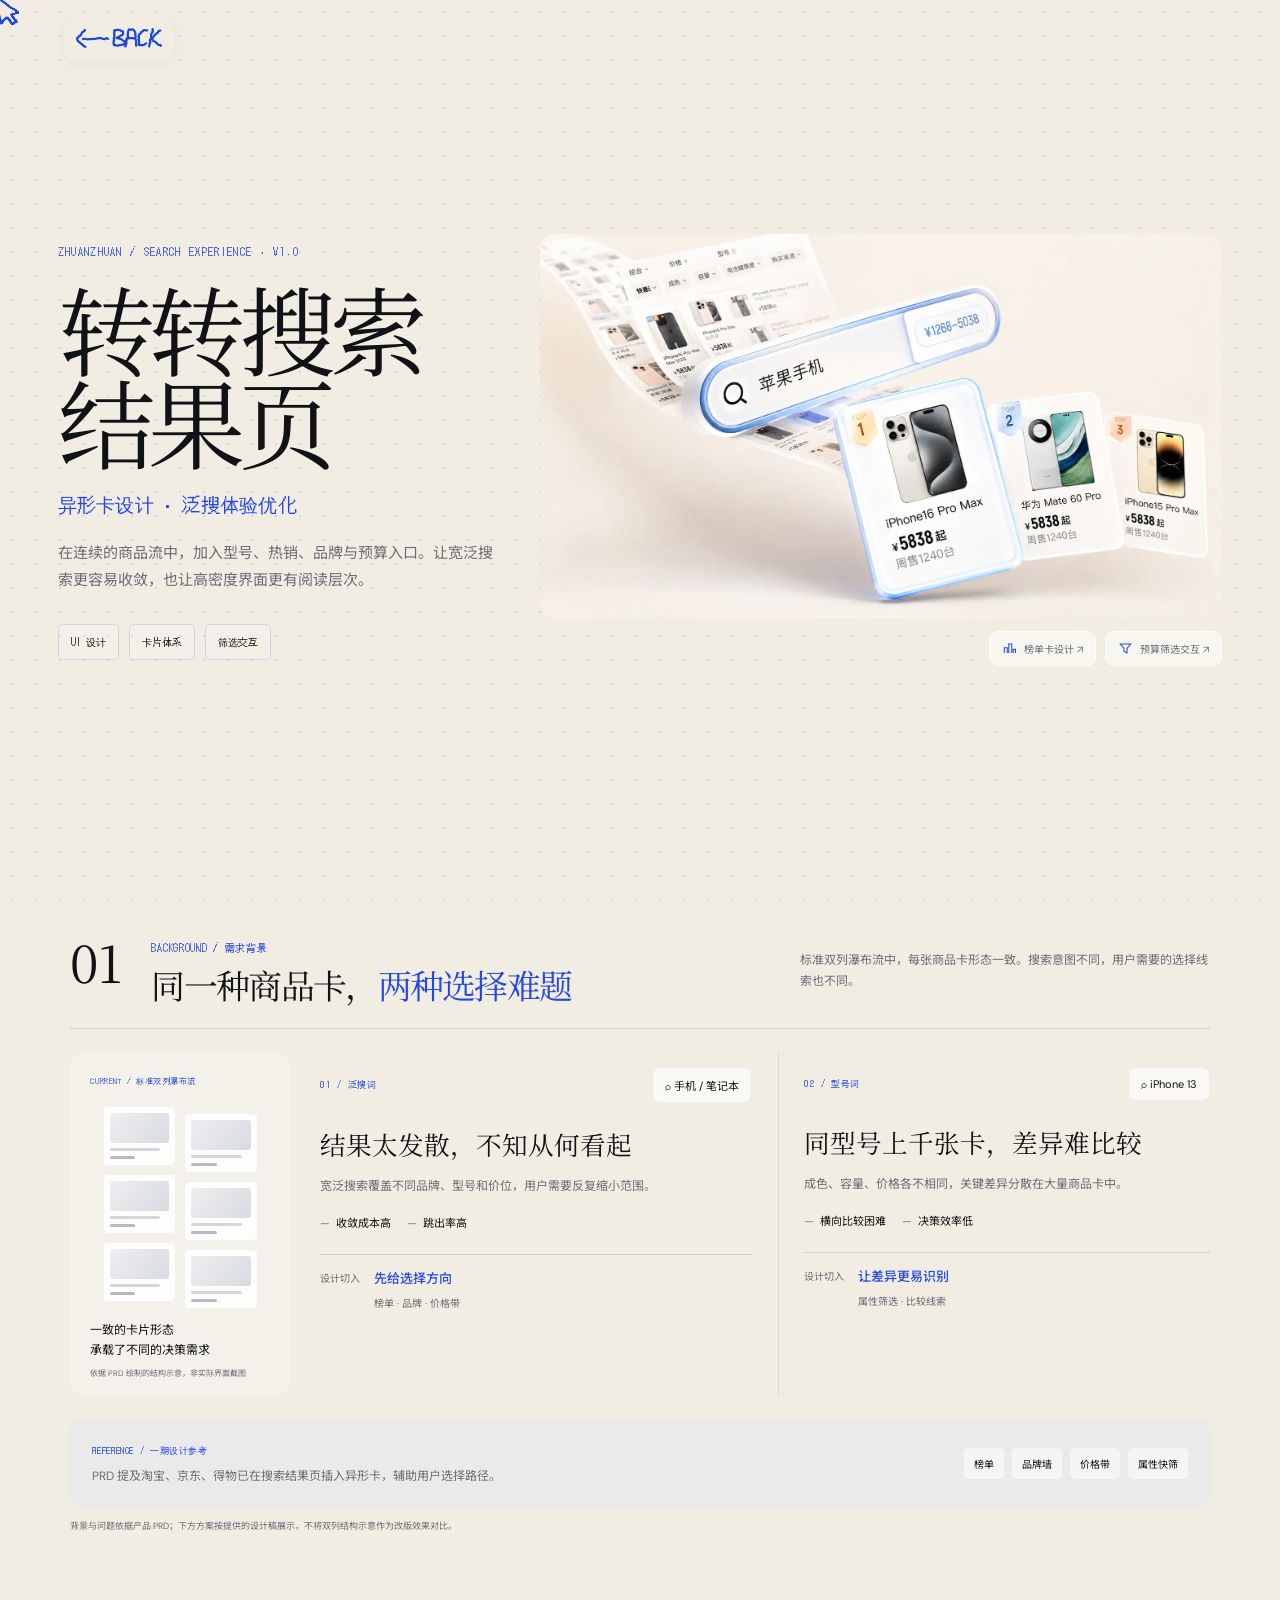
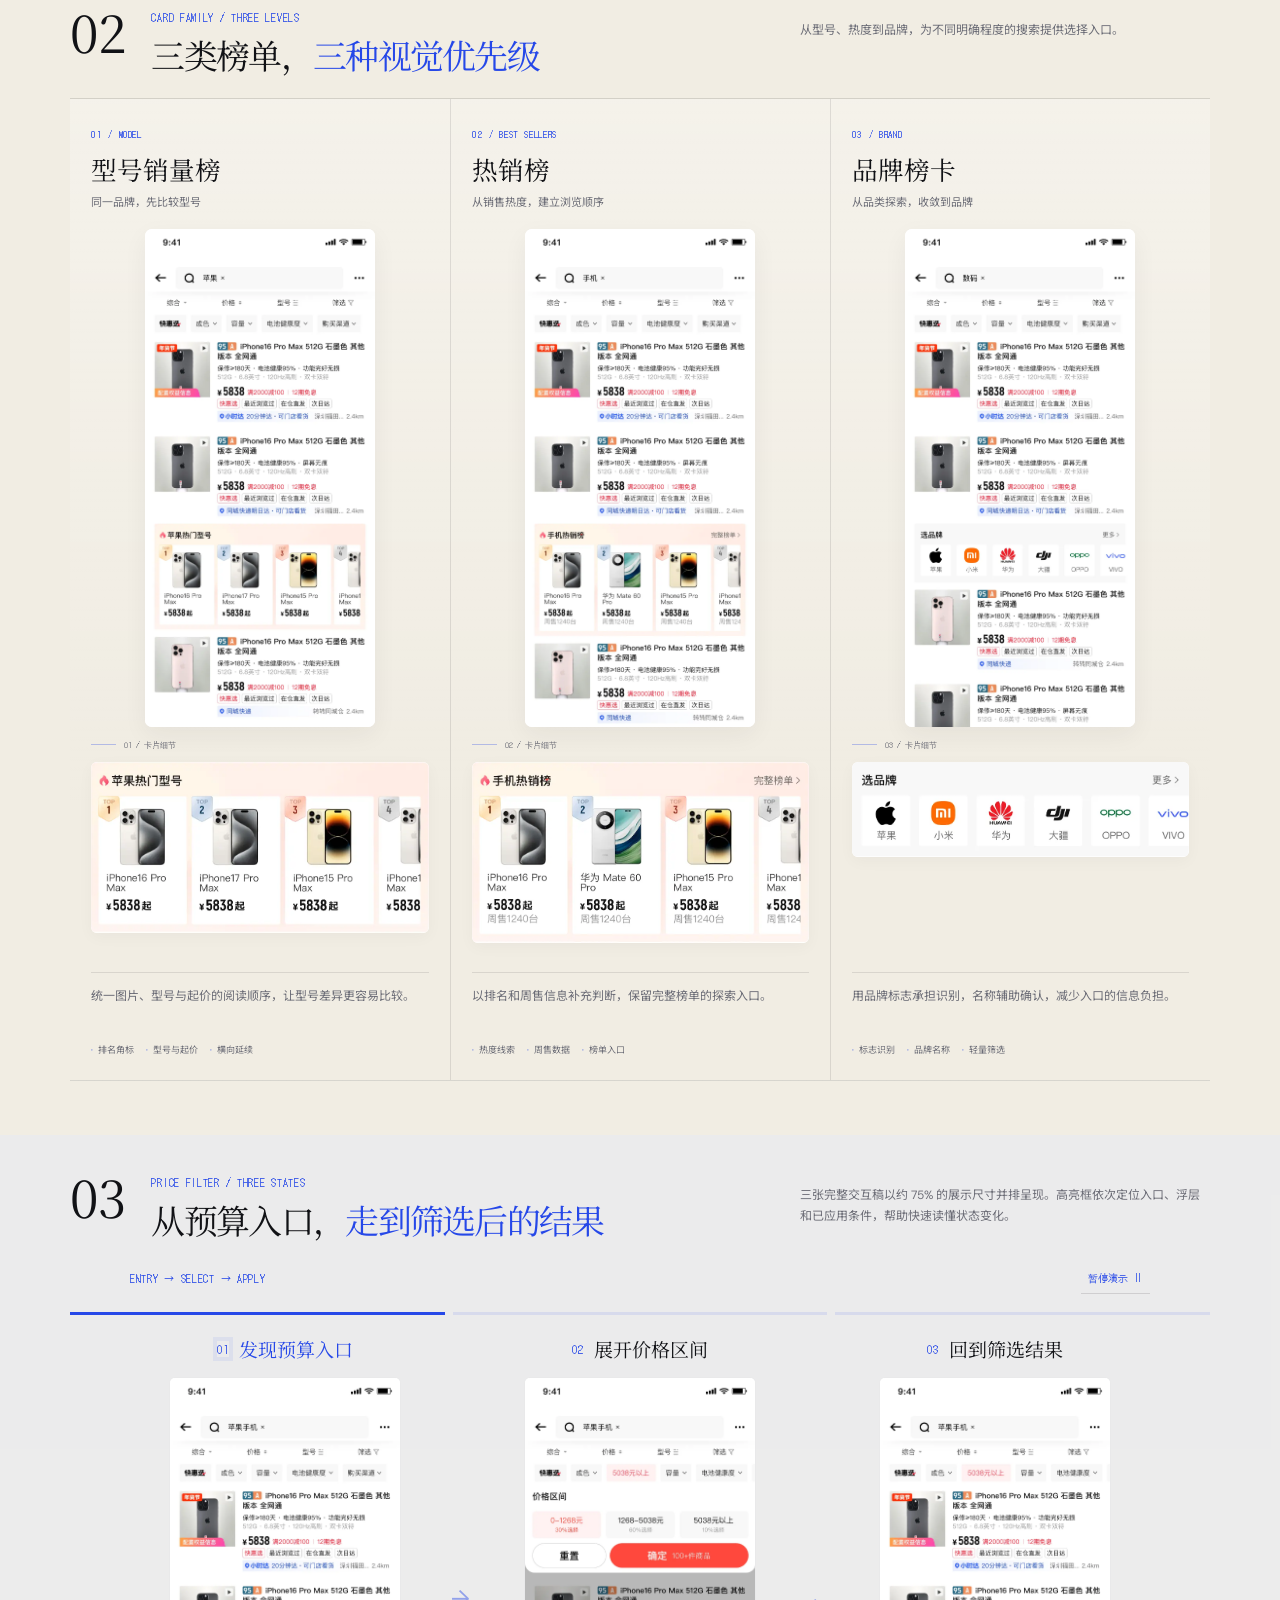
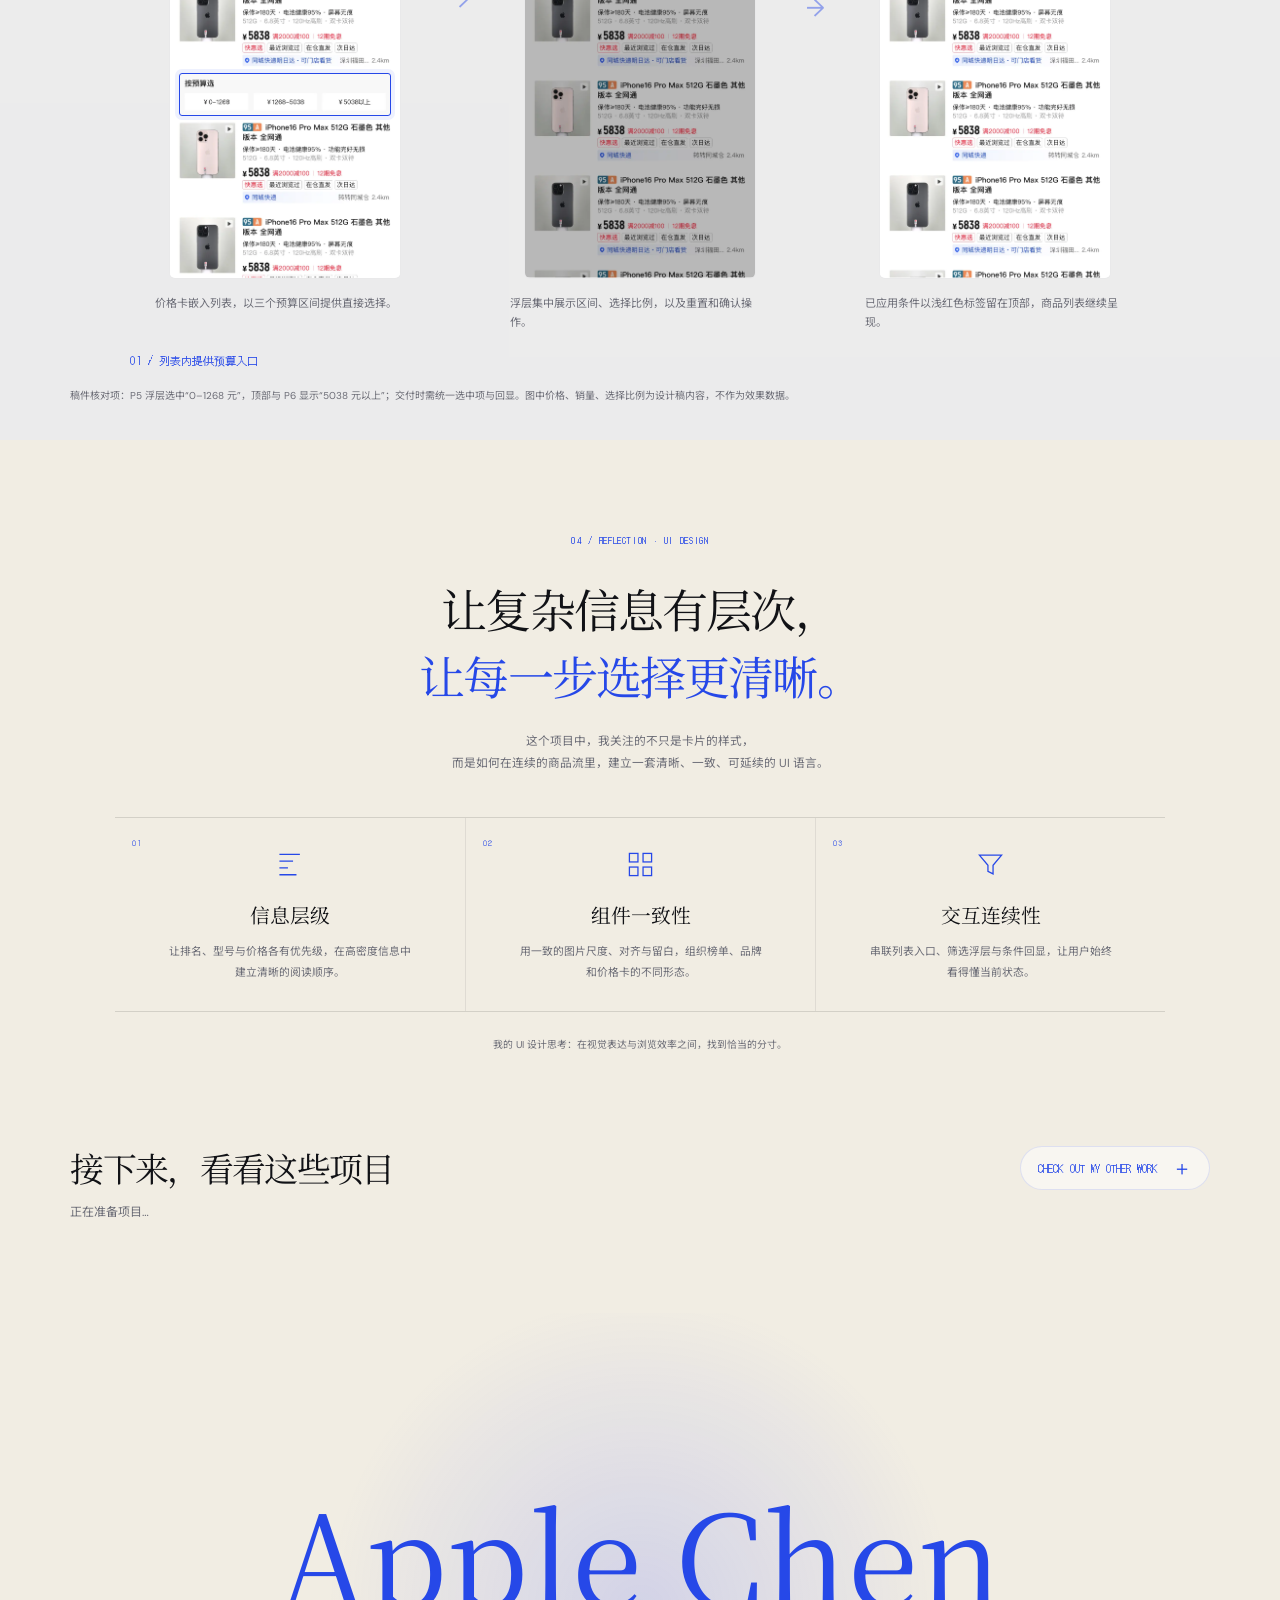
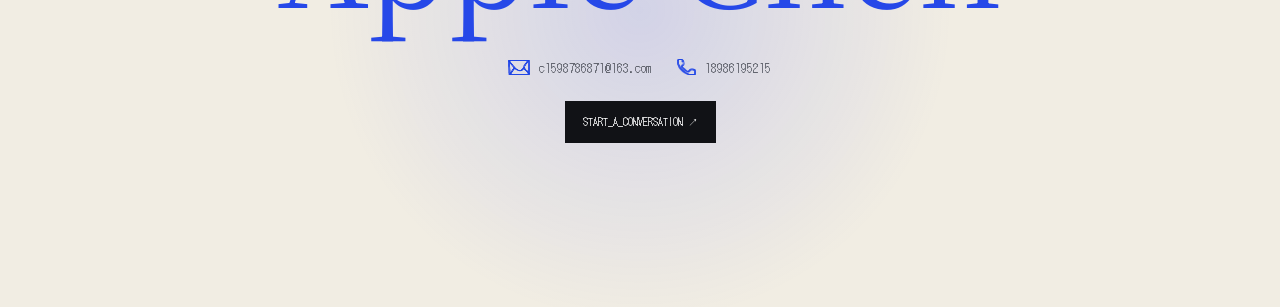
<file: projects/zhuanzhuan-search.html>
<!doctype html><html lang="zh-CN"><head><meta charset="utf-8"><meta name="viewport" content="width=device-width,initial-scale=1"><title>转转搜索结果页 — Apple Chen</title><style>
:root{--blue:#2648e8;--paper:#f1ede3;--ink:#111216;--muted:#6c6d77;--serif:"Noto Serif SC",serif;--sans:"DM Sans","Noto Sans SC",sans-serif;--pixel:"DotGothic16",monospace}*{box-sizing:border-box;margin:0;padding:0}html{scroll-behavior:smooth}body{background:var(--paper);color:var(--ink);font-family:var(--sans);overflow-x:hidden}.paper-dots{position:fixed;inset:0;z-index:-1;background-image:radial-gradient(rgba(104,101,91,.17) .7px,transparent .8px),radial-gradient(rgba(104,101,91,.08) .65px,transparent .75px);background-size:24px 24px;background-position:0 0,12px 12px}.progress{position:fixed;top:0;left:0;z-index:20;width:100%;height:2px;transform:scaleX(0);transform-origin:left;background:linear-gradient(90deg,rgba(120,130,156,.28),rgba(73,92,188,.65));pointer-events:none}.pointer{position:fixed;z-index:30;width:23px;height:29px;pointer-events:none;transform:translate(-4px,-4px);filter:drop-shadow(.7px 0 0 var(--blue)) drop-shadow(-.7px 0 0 var(--blue)) drop-shadow(0 .65px 0 var(--blue));display:none}.view-pointer{position:fixed;z-index:31;width:94px;height:64px;pointer-events:none;opacity:0;transform:translate(-50%,-50%) scale(.6);transition:.2s;display:none}.view-pointer img{width:100%;height:100%;object-fit:contain}.view-pointer.on{opacity:1;transform:translate(-50%,-50%)}body.viewing .pointer{opacity:0}@media(pointer:fine){body,button,a{cursor:none}.pointer,.view-pointer{display:block}}.back{position:fixed;top:23px;left:max(34px,5vw);z-index:15;width:80px;height:30px;padding:0;border:0;background:none}.back img{width:100%;height:100%;object-fit:contain}.shell{width:min(1290px,calc(100% - 11vw));margin:auto}.meta{font:10px var(--pixel);letter-spacing:.07em;color:var(--blue)}.hero{width:min(1720px,calc(100% - 9vw));min-height:690px;height:100svh;max-height:1020px;display:grid;grid-template-columns:.92fr 1.08fr;align-items:center;gap:clamp(35px,5vw,90px);padding:55px 0 30px}.hero h1{margin:25px 0 18px;font:400 clamp(69px,7.1vw,121px)/.92 var(--serif);letter-spacing:-.068em}.hero h1 span{display:block}.hero h1 .subtitle{margin-top:19px;color:var(--blue);font:clamp(16px,1.4vw,22px)/1.55 var(--pixel);letter-spacing:0}.intro{max-width:580px;color:var(--muted);font-size:clamp(13px,1vw,16px);line-height:1.95}.tags{display:flex;gap:8px;flex-wrap:wrap;margin-top:25px}.tags span{padding:7px 9px;border:1px solid rgba(38,72,232,.18);border-radius:4px;color:#50515a;font:9px var(--pixel)}.hero-art{position:relative;min-height:590px;height:min(77svh,760px);display:grid;place-items:center}.halo{position:absolute;width:min(92%,630px);aspect-ratio:1;border-radius:50%;background:radial-gradient(circle,rgba(82,102,249,.16),rgba(116,126,177,.08) 45%,transparent 70%)}.orbit{position:absolute;width:min(90%,595px);height:62%;border:1px solid rgba(38,72,232,.14);border-radius:50%;transform:rotate(-19deg)}.orbit.second{width:76%;height:51%;transform:rotate(19deg);border-style:dashed}.hero-note{position:absolute;font:9px var(--pixel);color:var(--blue)}.hero-note.one{top:16%;right:2%}.hero-note.two{bottom:20%;left:3%}.phone{position:relative;z-index:2;width:clamp(220px,31vw,315px);aspect-ratio:.485;background:#15161c;border:6px solid #171820;border-radius:32px;padding:9px;box-shadow:0 27px 65px rgba(25,28,52,.22);overflow:hidden}.screen{position:relative;width:100%;height:100%;overflow:hidden;border-radius:21px;background:linear-gradient(158deg,#f8f8fb,#eaeaf1 55%,#f5f1ee);display:flex;flex-direction:column;align-items:center}.status{width:100%;display:flex;justify-content:space-between;padding:11px 12px 0;font:8px var(--pixel);color:#333}.screen-top{margin-top:14px;padding:5px 8px;border-radius:12px;background:rgba(255,255,255,.68);font:8px var(--pixel);color:#444}.assistant-orb{position:absolute;top:35%;left:50%;width:106px;height:106px;border-radius:50%;transform:translate(-50%,-50%);background:radial-gradient(circle at 36% 33%,#b0bbff,#536bf1 52%,#2648e8 76%);box-shadow:0 14px 40px rgba(38,72,232,.28);animation:breathe 3s ease-in-out infinite}.assistant-orb:before,.assistant-orb:after{content:"";position:absolute;top:38%;width:12px;height:17px;border-radius:50%;background:#fff}.assistant-orb:before{left:36%}.assistant-orb:after{right:29%}.wave{position:absolute;left:50%;top:56%;display:flex;align-items:center;gap:4px;height:25px;transform:translateX(-50%)}.wave i{width:3px;height:8px;background:var(--blue);border-radius:5px;animation:wave .85s ease-in-out infinite alternate}.wave i:nth-child(2){animation-delay:.12s}.wave i:nth-child(3){animation-delay:.24s}.wave i:nth-child(4){animation-delay:.36s}.wave i:nth-child(5){animation-delay:.48s}.screen-message{position:absolute;top:64%;font:12px var(--sans);color:#494b57}.screen-hint{position:absolute;top:70%;font:8px var(--pixel);color:#8a8b95}.controls{position:absolute;bottom:23px;display:flex;gap:12px}.controls i{display:grid;place-items:center;width:39px;height:39px;border-radius:50%;background:#fff;color:#50515b;font-style:normal}.controls i:last-child{color:#d95965}.float-chip{position:absolute;z-index:3;padding:8px 10px;background:rgba(250,249,246,.94);border:1px solid rgba(38,72,232,.14);border-radius:7px;box-shadow:0 9px 25px rgba(30,35,69,.09);font:9px var(--pixel);color:#464756}.float-chip.a{left:5%;top:29%}.float-chip.b{right:0;bottom:28%}.float-chip b{color:var(--blue);font-weight:400}@keyframes wave{to{height:24px}}@keyframes breathe{50%{transform:translate(-50%,-50%) scale(1.07)}}.overview{padding:69px 0 80px;text-align:center;border-top:1px solid rgba(17,18,22,.09)}.overview h2{max-width:1050px;margin:19px auto 0;font:400 clamp(31px,3.6vw,50px)/1.48 var(--serif);letter-spacing:-.045em}.overview em,.section-head em,.closing em{color:var(--blue);font-style:normal}.flow{display:flex;justify-content:center;align-items:center;gap:12px;flex-wrap:wrap;margin-top:36px}.flow span{display:flex;align-items:center;gap:8px;color:#54555f;font-size:12px}.flow span b{display:grid;place-items:center;width:25px;height:25px;border:1px solid rgba(38,72,232,.2);border-radius:50%;color:var(--blue);font:9px var(--pixel)}.flow>i{font-style:normal;color:var(--blue)}.section{padding:60px 0 70px}.section-head{display:grid;grid-template-columns:63px 1fr minmax(180px,.65fr);gap:18px;align-items:end;margin-bottom:27px}.number{font:400 clamp(36px,4vw,51px)/1 var(--serif);color:var(--blue)}.section-head h2{font:400 clamp(28px,3.1vw,43px)/1.2 var(--serif);letter-spacing:-.05em}.section-head>p{color:var(--muted);font-size:12px;line-height:1.75}.handshake{position:relative;min-height:420px;display:grid;grid-template-columns:1fr 1fr;align-items:center;gap:40px;padding:42px;background:linear-gradient(125deg,rgba(223,227,248,.83),rgba(249,247,241,.85));border-radius:17px;overflow:hidden}.handshake:before{content:"";position:absolute;right:-70px;top:-70px;width:380px;height:380px;border:1px solid rgba(38,72,232,.12);border-radius:50%}.state-copy{position:relative;z-index:2}.state-copy h3{margin:17px 0 11px;font:400 clamp(24px,2.3vw,34px)/1.35 var(--serif)}.state-copy p{max-width:430px;color:var(--muted);font-size:13px;line-height:1.9}.state-tabs{display:flex;gap:7px;margin-top:24px}.state-tab{padding:8px 10px;border:1px solid rgba(38,72,232,.17);border-radius:5px;background:rgba(255,255,255,.47);color:#595a64;font:9px var(--pixel)}.state-tab.active{background:var(--blue);border-color:var(--blue);color:#fff}.mini-phone{justify-self:center;width:190px;aspect-ratio:.49;border:5px solid #181921;border-radius:24px;padding:6px;background:#181921;box-shadow:0 17px 45px rgba(28,31,53,.19)}.mini-phone .screen{border-radius:16px}.mini-phone .assistant-orb{width:76px;height:76px}.mini-phone .controls i{width:29px;height:29px}.mini-phone .screen-message{font-size:10px}.mini-phone .controls{bottom:15px}.loop{display:grid;grid-template-columns:repeat(3,1fr);gap:14px}.loop-card{position:relative;min-height:325px;padding:24px 20px;background:rgba(250,249,246,.68);border:1px solid rgba(38,72,232,.1);border-radius:14px;overflow:hidden;transition:transform .25s,box-shadow .25s}.loop-card:hover{transform:translateY(-5px);box-shadow:0 14px 35px rgba(34,37,58,.1)}.loop-card h3{margin:17px 0 9px;font:400 22px var(--serif)}.loop-card>p{color:var(--muted);font-size:12px;line-height:1.8}.loop-visual{height:150px;position:relative;display:grid;place-items:center}.mini-wave{display:flex;align-items:center;gap:5px;height:46px}.mini-wave i{width:5px;height:12px;border-radius:5px;background:var(--blue);animation:wave 1s infinite alternate}.mini-wave i:nth-child(2n){animation-delay:.32s}.mini-wave i:nth-child(3n){animation-delay:.17s}.turn-pill{display:flex;align-items:center;gap:8px;padding:9px 13px;border:1px solid rgba(38,72,232,.2);border-radius:25px;color:var(--blue);font:10px var(--pixel)}.turn-pill:before{content:"";width:8px;height:8px;border-radius:50%;background:var(--blue);box-shadow:0 0 0 5px rgba(38,72,232,.1)}.memory-sheet{width:160px;padding:12px;background:#fff;border:1px solid rgba(38,72,232,.12);border-radius:7px;box-shadow:0 8px 25px rgba(41,44,64,.08)}.memory-sheet i{display:block;height:4px;margin:8px 0;border-radius:3px;background:#d8dcee}.memory-sheet i:nth-child(2){width:72%}.memory-sheet i:nth-child(3){width:86%}.systems{display:grid;grid-template-columns:1.06fr .94fr;gap:14px}.system-card{min-height:340px;padding:25px;border:1px solid rgba(38,72,232,.11);border-radius:15px;background:rgba(250,249,246,.68)}.system-card h3{margin:13px 0 8px;font:400 23px var(--serif)}.system-card>p{color:var(--muted);font-size:12px;line-height:1.85}.system-stage{position:relative;height:177px;margin-top:17px;display:grid;place-items:center}.subtitle-stack{width:76%;max-width:320px;padding:12px;background:#fff;border:1px solid rgba(38,72,232,.1);border-radius:9px}.subtitle-stack p{padding:8px 0;font-size:10px;color:#565761;border-bottom:1px solid #ededf1}.subtitle-stack p:last-child{border:0;color:var(--blue)}.safe-zone{position:absolute;bottom:5px;width:78%;padding:7px;border-top:1px dashed rgba(38,72,232,.45);text-align:center;color:var(--blue);font:8px var(--pixel)}.switcher{display:flex;align-items:center;gap:14px}.switch-mode{display:grid;place-items:center;width:85px;height:85px;background:#fff;border:1px solid rgba(38,72,232,.13);border-radius:12px;color:var(--blue);font:10px var(--pixel);transition:.2s}.switch-mode.active{background:var(--blue);color:white}.switch-arrow{font:19px var(--pixel);color:var(--blue)}.fallback{display:grid;grid-template-columns:repeat(2,1fr);gap:12px;margin-top:14px}.fallback-card{padding:15px;border:1px solid rgba(38,72,232,.12);border-radius:8px;background:rgba(255,255,255,.53)}.fallback-card h4{font-size:12px;color:#45464f}.fallback-card p{margin-top:7px;color:var(--muted);font-size:10px;line-height:1.75}.closing{padding:69px 0 68px;text-align:center}.closing h2{margin:17px 0 14px;font:400 clamp(31px,3.4vw,47px)/1.35 var(--serif);letter-spacing:-.045em}.closing>p{max-width:740px;margin:auto;color:var(--muted);font-size:13px;line-height:1.9}.other{padding:42px 0 65px}.other-head{display:flex;justify-content:space-between;align-items:center;margin-bottom:20px}.other-head h2{font:400 30px var(--serif)}.related{display:grid;grid-template-columns:repeat(3,1fr);gap:14px}.related-card{position:relative;height:225px;padding:18px;display:flex;align-items:end;overflow:hidden;border-radius:12px;background:#181a22;color:white}.related-card:nth-child(2){background:linear-gradient(140deg,#5969d3,#272942)}.related-card:nth-child(3){background:linear-gradient(145deg,#ded4d0,#8992d2)}.related-card:before{content:"";position:absolute;right:-25px;top:-35px;width:170px;height:170px;border:1px solid rgba(255,255,255,.2);border-radius:50%}.related-card h3{position:relative;font:400 20px var(--serif)}.related-card p{position:relative;margin-top:6px;font-size:10px;color:#e1e1eb}.footer{min-height:66vh;display:grid;place-items:center;text-align:center;position:relative;overflow:hidden}.footer:before{content:"";position:absolute;width:650px;height:650px;border-radius:50%;background:radial-gradient(circle,rgba(59,82,255,.17),transparent 68%)}.footer-inner{position:relative;z-index:2}.footer h2{font:400 clamp(72px,10vw,150px)/.9 var(--serif);color:var(--blue)}.contact{transform:translateY(20px)}.contact-line{display:flex;justify-content:center;gap:27px;margin-top:27px;color:#5d606a;font:12px var(--pixel)}.contact-item{display:flex;align-items:center;gap:9px}.contact-item img{object-fit:contain;filter:drop-shadow(.48px 0 0 var(--blue)) drop-shadow(-.48px 0 0 var(--blue)) drop-shadow(0 .44px 0 var(--blue))}.email-icon{width:21px;height:16px}.phone-icon{width:18px;height:18px}.contact-action{position:relative;display:inline-flex;margin-top:25px}.contact-button{padding:13px 18px;border:0;background:var(--ink);color:#fff;font:10px var(--pixel);transition:.2s}.contact-button:hover{background:var(--blue);transform:translateY(-4px)}.toast{position:absolute;left:50%;top:calc(100% + 13px);display:flex;align-items:center;gap:8px;padding:8px 12px;border:1px solid rgba(38,72,232,.19);border-radius:8px;background:rgba(251,250,246,.96);box-shadow:0 8px 24px rgba(42,46,80,.11);white-space:nowrap;color:#41434d;font:10px var(--pixel);opacity:0;transform:translate(-50%,-4px);transition:.2s;pointer-events:none}.toast.on{opacity:1;transform:translate(-50%,0)}.toast b{display:grid;place-items:center;width:17px;height:17px;border-radius:50%;background:rgba(38,72,232,.1);color:var(--blue);font-weight:400}@media(max-width:820px){.shell{width:calc(100% - 38px)}.hero{width:calc(100% - 38px);height:auto;min-height:100svh;grid-template-columns:1fr;gap:5px;padding-top:86px}.hero h1{font-size:clamp(70px,14vw,91px)}.hero-art{min-height:430px;height:50svh}.phone{width:205px}.section-head{grid-template-columns:42px 1fr;gap:10px}.section-head>p{grid-column:2}.handshake{grid-template-columns:1fr;padding:27px;gap:25px}.mini-phone{width:165px}.loop,.systems,.related{grid-template-columns:1fr}.loop-card{min-height:270px}.other-head{gap:10px}.other-head h2{font-size:24px}.contact-line{flex-direction:column;gap:10px}.fallback{grid-template-columns:1fr}.flow{gap:8px}.flow span{font-size:10px}.flow span b{width:21px;height:21px}.footer{min-height:58vh}}
.hero h1{font-size:clamp(55px,5.7vw,94px)}.hero h1>span:not(.subtitle){font-size:.72em;line-height:1.28}.overview h2{font-size:clamp(26px,2.75vw,39px)}.source-context{display:grid;grid-template-columns:repeat(3,1fr);gap:14px;margin:34px auto 8px;text-align:left}.source-context article{padding:17px;border:1px solid rgba(38,72,232,.12);border-radius:9px;background:rgba(250,249,246,.58)}.source-context h3{margin:12px 0 7px;font:400 17px var(--serif)}.source-context p{color:var(--muted);font-size:11px;line-height:1.8}.section-head h2{font-size:clamp(25px,2.65vw,37px)}@media(max-width:820px){.hero h1{font-size:clamp(54px,11vw,75px)}.source-context{grid-template-columns:1fr}.overview h2{font-size:26px}}.hero-ui-collage{position:relative;width:100%;height:100%;isolation:isolate}.hero-orbit{position:absolute;left:50%;top:50%;width:86%;height:59%;border:1px solid rgba(38,72,232,.16);border-radius:50%;transform:translate(-50%,-50%) rotate(-17deg)}.hero-orbit.orbit-two{width:71%;height:47%;border-style:dashed;transform:translate(-50%,-50%) rotate(23deg)}.hero-ui{position:absolute;object-fit:contain;transition:transform .48s,opacity .3s;will-change:transform}.hero-ui.main{z-index:3;left:44%;top:50%;width:70%;height:100%;transform:translate(-50%,-50%)}.hero-ui.side.right{z-index:2;right:-2%;top:20%;width:37%;height:65%;opacity:.92;transform:rotate(5deg)}.hero-ui-collage:hover .main{transform:translate(-50%,-51%)}.hero-ui-collage:hover .right{transform:rotate(7deg) translateX(5px)}.hero-state-pill{position:absolute;z-index:4;padding:7px 9px;border:1px solid rgba(38,72,232,.18);border-radius:5px;background:rgba(250,249,246,.95);color:var(--blue);font:8px var(--pixel);transition:transform .2s,background .2s}.hero-state-pill:hover{transform:translateY(-3px);background:#fff}.hero-state-pill.ready{left:3%;top:28%}.hero-state-pill.takeover{right:-1%;bottom:25%;color:#d65c68}.hero-state-pill.listening{left:12%;bottom:16%}.real-state-phone{justify-self:center;height:410px}.real-state-phone img{width:100%;height:100%;object-fit:contain;transition:opacity .2s,transform .35s}.real-state-phone img.is-switching{opacity:.15;transform:scale(.97)}.loop-visual.real-ui{height:255px}.real-ui>img{width:100%;height:100%;object-fit:contain;transition:transform .32s}.loop-card:hover .real-ui>img{transform:translateY(-6px) scale(1.035)}.system-stage.real-ui.wide{height:260px}.system-stage.real-ui.wide>img{position:absolute;inset:0;width:100%;height:100%;object-fit:contain}.system-stage.real-ui.wide .subtitle-stack,.system-stage.real-ui.wide .safe-zone{display:none}.system-stage.real-ui.split{height:220px;display:flex;align-items:center}.real-ui.split>img{width:45%;height:100%;object-fit:contain;transition:transform .3s,opacity .3s}.real-ui.split>img:hover{transform:scale(1.1);opacity:1}.real-ui.split .switcher{position:absolute;bottom:-14px;left:50%;display:flex;transform:translateX(-50%) scale(.55)}.fallback-visual{height:190px;margin-top:14px}.fallback-visual img{width:100%;height:100%;object-fit:contain;transition:transform .3s}.system-card:hover .fallback-visual img{transform:scale(1.045)}@media(max-width:820px){.hero-ui.main{width:67%}.hero-ui.side.right{width:32%}.hero-ui-collage{height:440px}.real-state-phone{height:320px}.loop-visual.real-ui{height:220px}}.system-stage.real-ui.wide>.subtitle-image{transition:opacity .34s,transform .34s}.system-stage.real-ui.wide>.subtitle-image.expanded{opacity:0}.system-card:hover .system-stage.real-ui.wide>.subtitle-image.initial{opacity:0}.system-card:hover .system-stage.real-ui.wide>.subtitle-image.expanded{opacity:1}
.hero-art{height:min(82svh,810px)}.hero-ui.main{left:49%;width:83%;height:107%}.hero-orbit{opacity:.68}.hero-detail{position:absolute;z-index:5;right:-3%;bottom:20%;width:42%;padding:10px 10px 8px;border:1px solid rgba(38,72,232,.13);border-radius:12px;background:rgba(247,245,239,.92);box-shadow:0 13px 32px rgba(36,42,63,.08);transform:rotate(2deg);transition:transform .35s}.hero-detail>span{display:block;margin:0 0 6px;color:var(--blue);font:8px var(--pixel)}.hero-detail>img{display:block;width:100%;height:82px;object-fit:cover;object-position:center 62%;border-radius:7px}.hero-ui-collage:hover .hero-detail{transform:rotate(0deg) translateY(-3px)}.hero-waveform{position:absolute;z-index:1;left:2%;top:49%;display:flex;align-items:center;gap:5px;height:62px}.hero-waveform i{width:3px;height:12px;background:rgba(38,72,232,.38);border-radius:3px;animation:wave 1.1s ease-in-out infinite alternate}.hero-waveform i:nth-child(2n){animation-delay:.35s}.hero-waveform i:nth-child(3n){animation-delay:.16s}.hero-state-pill.ready{left:1%;top:22%}.hero-state-pill.takeover{right:0;top:17%;bottom:auto}.hero-state-pill.listening{left:2%;bottom:18%}.flow{gap:13px}.flow .flow-step{gap:8px;transition:color .22s}.flow .flow-icon{display:grid;place-items:center;width:26px;height:26px;color:var(--blue);transition:transform .24s}.flow-icon svg{width:23px;height:23px;fill:none;stroke:currentColor;stroke-width:1.6;stroke-linecap:round;stroke-linejoin:round}.flow-step:hover{color:var(--blue)}.flow-step:hover .flow-icon{transform:translateY(-3px) rotate(-5deg)}.flow span b{width:auto;height:auto;border:0;color:#898994}.loop{gap:20px}.loop-card{display:grid;grid-template-rows:auto 210px auto 1fr;min-height:365px;padding:18px;background:rgba(250,249,246,.44);border-color:rgba(38,72,232,.09);overflow:hidden}.loop-card:hover{transform:none;box-shadow:none}.loop-visual.real-ui{height:210px;margin-top:10px;overflow:hidden;border-radius:9px;background:linear-gradient(145deg,rgba(229,233,246,.64),rgba(249,246,240,.7))}.loop-visual.real-ui>img{width:100%;height:100%;object-fit:cover;object-position:center 54%}.loop-card:nth-child(3) .loop-visual.real-ui>img{object-position:center 35%}.loop-card:hover .real-ui>img{transform:scale(1.045)}.loop-card h3{position:relative;z-index:2;margin:15px 0 6px;font-size:20px}.loop-card>p{position:relative;z-index:2;font-size:11px;line-height:1.75}.systems{grid-template-columns:1.14fr .86fr;gap:18px}.system-card{padding:22px;background:rgba(250,249,246,.45)}.system-stage.real-ui.wide{height:310px;overflow:hidden;border-radius:9px;background:linear-gradient(135deg,rgba(226,231,247,.65),rgba(251,249,244,.7))}.system-stage.real-ui.wide>.subtitle-image{width:76%;height:140%;left:12%;top:-9%;object-fit:cover;object-position:50% 34%}.subtitle-hint{position:absolute;z-index:3;right:12px;bottom:10px;padding:5px 7px;background:rgba(247,245,239,.9);color:var(--blue);font:8px var(--pixel)}.system-stage.real-ui.split{height:260px}.real-ui.split>img{width:49%;height:85%;object-fit:contain}.real-ui.split .switcher{bottom:1px;gap:8px;transform:translateX(-50%)}.switch-mode,.switch-mode.active{width:auto;height:auto;padding:2px 0;border:0;background:transparent;color:#777887;font:9px var(--pixel)}.switch-mode.active{color:var(--blue)}.switch-arrow{font-size:12px;color:rgba(38,72,232,.68)}.state-copy #stateLabel,.state-copy #stateTitle,.state-copy #stateDescription{transition:opacity .2s ease,transform .24s ease}.state-copy.is-transitioning #stateLabel,.state-copy.is-transitioning #stateTitle,.state-copy.is-transitioning #stateDescription{opacity:0;transform:translateY(6px)}.state-tab,.state-tab.active{background:transparent;color:#62636c;border-color:rgba(38,72,232,.15)}.state-tab.active{color:var(--blue);border-color:rgba(38,72,232,.45)}@media(max-width:820px){.hero-ui.main{width:82%;height:100%}.hero-detail{width:45%;right:0}.hero-detail>img{height:55px}.loop-card{grid-template-rows:auto 200px auto 1fr;min-height:345px}.loop-visual.real-ui{height:200px}.systems{grid-template-columns:1fr}.system-stage.real-ui.wide{height:300px}.flow .flow-icon{width:20px;height:20px}.flow-icon svg{width:19px;height:19px}}

/* editorial interaction system — v5 */
.mascot-cover{min-height:620px}.mascot-cover .mascot{position:absolute;z-index:3;left:50%;top:47%;width:min(94%,720px);height:auto;transform:translate(-50%,-50%);object-fit:contain;filter:drop-shadow(0 22px 25px rgba(197,134,0,.17));animation:mascotListen 3.2s ease-in-out infinite}.mascot-cover .mascot-shadow{position:absolute;z-index:2;left:50%;bottom:14%;width:35%;height:20px;border-radius:50%;background:rgba(74,68,57,.12);filter:blur(8px);transform:translateX(-50%);animation:shadowPulse 3.2s ease-in-out infinite}.mascot-cover .listening-copy{position:absolute;z-index:5;right:3%;top:27%;display:flex;flex-direction:column;gap:5px;padding:10px 12px;border-left:2px solid var(--blue);background:rgba(242,238,228,.7)}.listening-copy b{color:var(--blue);font:11px var(--pixel);letter-spacing:.08em}.listening-copy span{color:#62636c;font-size:10px}.mascot-cover .hero-waveform.left{left:2%;top:51%}.mascot-cover .hero-waveform.right{left:auto;right:3%;top:55%}.mascot-cover .hero-waveform i{height:16px;animation-duration:.8s}.mascot-cover .hero-waveform.right i{background:rgba(255,166,0,.55)}@keyframes mascotListen{0%,100%{transform:translate(-50%,-50%) rotate(-1deg)}45%{transform:translate(-50%,-53%) rotate(1.2deg)}60%{transform:translate(-50%,-52%) rotate(.2deg)}}@keyframes shadowPulse{0%,100%{transform:translateX(-50%) scaleX(1);opacity:.6}45%{transform:translateX(-50%) scaleX(.82);opacity:.35}}.hero-note.one{top:15%;right:2%}.hero-note.two{bottom:15%;left:2%}.handshake{grid-template-columns:.82fr 1.18fr;gap:16px;min-height:590px;padding:34px 42px}.state-copy{padding-right:12px}.real-state-phone{height:570px;width:100%;display:grid;place-items:center}.real-state-phone img{width:100%;height:100%;object-fit:contain}.state-tabs{position:relative}.state-tabs:before{content:"";position:absolute;left:8px;right:8px;top:-13px;height:1px;background:linear-gradient(90deg,var(--blue),rgba(38,72,232,.08))}.state-tab{position:relative}.state-tab:before{content:"";position:absolute;top:-18px;left:50%;width:7px;height:7px;border-radius:50%;background:var(--paper);border:1px solid rgba(38,72,232,.55);transform:translateX(-50%)}.state-tab.active:before{background:var(--blue)}.loop{position:relative;grid-template-columns:repeat(3,1fr);gap:5vw;padding:28px 0 8px}.loop:before{content:"";position:absolute;left:-6vw;right:-6vw;top:31%;height:35%;border-radius:32px;background:rgba(225,228,234,.62)}.loop:after{content:"";position:absolute;left:10%;right:10%;top:25px;height:1px;background:rgba(38,72,232,.2)}.loop-card{min-height:650px;grid-template-rows:auto 430px auto 1fr;padding:0;border:0;border-radius:0;background:transparent;overflow:visible}.loop-card:before{content:"";position:absolute;z-index:3;top:22px;left:50%;width:9px;height:9px;border-radius:50%;background:var(--blue);box-shadow:0 0 0 5px var(--paper);transform:translate(-50%,-50%)}.loop-card .meta{position:relative;z-index:4;text-align:center;padding-top:35px}.loop-visual.real-ui{position:relative;z-index:2;height:430px;margin:15px 0 10px;border-radius:0;background:none;overflow:visible}.loop-visual.real-ui>img{width:100%;height:100%;object-fit:contain;object-position:center}.loop-card:nth-child(3) .loop-visual.real-ui>img{object-position:center}.loop-card:hover .real-ui>img{transform:translateY(-8px) rotate(-.8deg)}.loop-card:nth-child(2):hover .real-ui>img{transform:translateY(-8px) rotate(.8deg)}.loop-card h3{font-size:20px}.loop-card>p{font-size:11px;line-height:1.7}.system-stage.real-ui.wide{height:440px}.system-stage.real-ui.wide>.subtitle-image{width:92%;height:116%;left:4%;top:-5%;object-fit:contain}.system-card:first-child{display:grid;grid-template-rows:auto auto auto 1fr}.system-card:first-child .system-stage{margin-top:4px}.systems{grid-template-columns:1.18fr .82fr}.system-stage.real-ui.split{height:380px}.real-ui.split>img{height:100%;width:50%}.subtitle-hint{bottom:4px}.hero-state-pill,.hero-detail{display:none!important}@media(max-width:820px){.mascot-cover{min-height:430px}.mascot-cover .mascot{width:100%}.mascot-cover .listening-copy{right:0;top:20%}.handshake{grid-template-columns:1fr;min-height:auto;padding:27px}.real-state-phone{height:430px}.loop{grid-template-columns:1fr;gap:40px}.loop:before,.loop:after,.loop-card:before{display:none}.loop-card{min-height:560px;grid-template-rows:auto 390px auto 1fr}.loop-visual.real-ui{height:390px}.loop-card .meta{text-align:left;padding-top:0}.systems{grid-template-columns:1fr}.system-stage.real-ui.wide{height:380px}}

/* compact, complete-frame presentation — v6 */
.section{padding:42px 0 46px}.section-head{margin-bottom:19px}.handshake{min-height:0;height:430px;grid-template-columns:.92fr 1.08fr;gap:8px;padding:22px 38px;overflow:hidden}.handshake:before{width:280px;height:280px}.real-state-phone{height:400px;max-height:100%;width:100%;overflow:visible}.real-state-phone img{height:100%;width:100%;object-fit:contain;object-position:center}.state-copy h3{font-size:clamp(23px,2.2vw,31px)}.state-copy p{max-width:450px}.loop{gap:24px;padding:18px 0 0}.loop:before{display:none}.loop:after{top:22px}.loop-card{display:flex;flex-direction:column;min-height:0;padding:0 8px}.loop-card:before{top:22px}.loop-card .meta{flex:0 0 auto;padding-top:34px}.loop-visual.real-ui{flex:0 0 325px;height:325px;margin:10px 0 8px;overflow:visible}.loop-visual.real-ui>img{height:100%;width:100%;object-fit:contain;object-position:center}.loop-card h3{flex:0 0 auto;margin:4px 0 6px;font-size:18px;transition:color .22s}.loop-card>p{flex:0 0 auto;margin:0;font-size:10px;line-height:1.7}.loop-card:hover h3{color:var(--blue)}.loop-card:hover .real-ui>img{transform:translateY(-4px)}.loop-card:nth-child(2):hover .real-ui>img{transform:translateY(-4px)}.systems:not(.fallback-systems){align-items:stretch}.systems:not(.fallback-systems) .system-card{min-height:0;padding:18px 20px}.systems:not(.fallback-systems) .system-card h3{margin:10px 0 6px;font-size:20px}.systems:not(.fallback-systems) .system-card>p{font-size:10px;line-height:1.7}.system-stage.real-ui.wide{height:270px;margin-top:8px;overflow:hidden;background:none}.system-stage.real-ui.wide>.subtitle-image.expanded{position:absolute;inset:0;width:100%;height:100%;opacity:1!important;object-fit:contain;object-position:center;transform:none!important}.system-stage.real-ui.wide .subtitle-hint{display:none}.system-stage.real-ui.split{height:255px;margin-top:8px}.real-ui.split>img{width:50%;height:82%;object-fit:contain}.real-ui.split .switcher{bottom:1px}.fallback-systems{grid-template-columns:1fr 1fr;gap:16px}.fallback-systems .system-card{display:grid;grid-template-columns:190px minmax(0,1fr);grid-template-rows:auto auto auto 1fr;column-gap:15px;row-gap:0;min-height:0;padding:18px}.fallback-systems .system-card>.meta,.fallback-systems .system-card>h3,.fallback-systems .system-card>p{grid-column:1/-1}.fallback-systems .system-card>h3{font-size:20px;margin:9px 0 5px}.fallback-systems .system-card>p{font-size:10px;line-height:1.7}.fallback-systems .fallback-visual{grid-column:1;grid-row:4;height:150px;margin-top:12px}.fallback-systems .fallback{grid-column:2;grid-row:4;display:grid;grid-template-columns:1fr;gap:7px;align-content:center;margin-top:12px}.fallback-systems .fallback-card{padding:9px 10px}.fallback-systems .fallback-card h4{font-size:10px}.fallback-systems .fallback-card p{margin-top:4px;font-size:9px;line-height:1.55}.fallback-systems .system-card:hover .fallback-visual img{transform:translateY(-3px)}@media(max-width:820px){.section{padding:32px 0 35px}.handshake{height:auto;grid-template-columns:1fr;padding:22px}.real-state-phone{height:350px}.loop{grid-template-columns:1fr;gap:25px}.loop-card{align-items:center;text-align:center}.loop-visual.real-ui{flex-basis:300px;height:300px;width:100%}.systems:not(.fallback-systems){grid-template-columns:1fr}.system-stage.real-ui.wide{height:300px}.fallback-systems{grid-template-columns:1fr}.fallback-systems .system-card{grid-template-columns:145px minmax(0,1fr)}.fallback-systems .fallback-visual{height:125px}}

/* framed animation, complete screenshots and clearly separated annotations */
.mascot-cover{min-height:610px}.mascot-cover .mascot{top:45%;width:min(87%,630px);filter:drop-shadow(0 15px 19px rgba(158,110,12,.10));animation:mascotFloat 4.2s ease-in-out infinite}.mascot-cover .mascot-shadow{bottom:25%;width:29%;height:13px;background:rgba(81,75,66,.10)}.mascot-cover .hero-orbit{top:44%;width:83%;height:49%;opacity:.55}.mascot-cover .hero-orbit.orbit-two{width:66%;height:38%}.mascot-cover .hero-waveform.left{left:3%;top:48%}.mascot-cover .hero-waveform.right{right:5%;top:51%}.mascot-cover .listening-copy{right:0;top:29%;padding:8px 10px}.cover-live-status{position:absolute;z-index:5;top:11%;left:50%;display:flex;align-items:center;gap:8px;padding:6px 13px 6px 6px;border:1px solid rgba(38,72,232,.12);border-radius:24px;background:rgba(249,248,244,.9);transform:translateX(-50%)}.cover-live-status img{width:25px;height:25px;object-fit:contain}.cover-live-status>span{font:11px var(--pixel);color:var(--ink)}.cover-live-status>i{width:6px;height:6px;border-radius:50%;background:#56bd83;box-shadow:0 0 0 4px rgba(86,189,131,.11)}.cover-caption{position:absolute;z-index:5;left:50%;bottom:20%;display:flex;align-items:center;gap:5px;transform:translateX(-50%)}.cover-caption>i{width:5px;height:5px;border-radius:50%;background:#74747c;animation:captionPulse 1.15s ease-in-out infinite}.cover-caption>i:nth-child(2){animation-delay:.15s}.cover-caption>i:nth-child(3){animation-delay:.3s}.cover-caption>span{margin-left:5px;color:#696a73;font:11px var(--pixel)}.cover-controls{position:absolute;z-index:5;left:50%;bottom:7%;display:flex;align-items:center;gap:17px;transform:translateX(-50%)}.cover-control{display:grid;place-items:center;width:44px;height:44px;transition:transform .22s ease,filter .22s ease}.cover-control>img{display:block;width:100%;height:100%;object-fit:contain}.cover-control:hover{transform:translateY(-4px) scale(1.05);filter:drop-shadow(0 5px 8px rgba(29,30,37,.13))}.cover-control.hangup:hover{transform:translateY(-4px) rotate(8deg)}@keyframes mascotFloat{0%,100%{transform:translate(-50%,-50%)}50%{transform:translate(-50%,calc(-50% - 8px))}}@keyframes captionPulse{0%,75%,100%{opacity:.35;transform:translateY(0)}35%{opacity:1;transform:translateY(-3px)}}
.handshake{height:425px}.real-state-phone{height:385px}.real-state-phone img{object-fit:contain;object-position:center center}
.loop{display:grid;grid-template-columns:repeat(3,minmax(0,1fr));align-items:start;column-gap:clamp(20px,4vw,62px);padding:0!important}.loop:before,.loop:after,.loop-card:before{display:none!important}.loop-card{display:grid!important;grid-template-columns:minmax(0,1fr);grid-template-rows:22px clamp(300px,28vw,385px) auto auto;row-gap:7px;min-height:0!important;padding:0!important;align-items:start}.loop-card>.meta{grid-row:1;align-self:center;padding:0!important;text-align:center}.loop-card>.loop-visual.real-ui{grid-row:2;position:relative;width:100%;height:100%!important;min-height:0;max-height:100%;margin:0!important;overflow:visible;align-self:stretch}.loop-card>.loop-visual.real-ui>img{display:block;width:100%;height:100%!important;max-height:100%;object-fit:contain!important;object-position:center center!important}.loop-card>h3{grid-row:3;position:relative;margin:4px 0 0!important;padding:0 4px;font-size:17px;line-height:1.35}.loop-card>p{grid-row:4;position:relative;margin:0!important;padding:0 4px 6px;font-size:10px;line-height:1.65}.loop-card:hover .real-ui>img,.loop-card:nth-child(2):hover .real-ui>img{transform:translateY(-3px)}.feature-callout{position:absolute;z-index:4;right:5%;bottom:16%;display:flex;align-items:center;gap:4px;padding:5px 8px;border:1px solid rgba(38,72,232,.2);border-radius:14px;background:rgba(255,255,255,.95);color:var(--blue);box-shadow:0 5px 12px rgba(30,37,66,.08);transition:transform .23s ease,box-shadow .23s ease}.feature-callout>b{font:8px var(--pixel);font-weight:400;white-space:nowrap}.feature-wave>i{width:2px;height:7px;border-radius:2px;background:var(--blue);animation:featureWave .75s ease-in-out infinite alternate}.feature-wave>i:nth-child(2){height:12px;animation-delay:.2s}.feature-wave>i:nth-child(3){animation-delay:.36s}.feature-interrupt{color:#d84f69;border-color:rgba(216,79,105,.25)}.feature-interrupt>span{font-size:10px}.feature-memory{right:3%;bottom:21%}.feature-memory>span{display:grid;place-items:center;width:14px;height:14px;border-radius:50%;background:var(--blue);color:#fff;font-size:11px}.loop-card:hover .feature-callout{transform:translateY(-4px);box-shadow:0 8px 17px rgba(30,37,66,.11)}@keyframes featureWave{to{height:14px}}
@media(max-width:820px){.mascot-cover{min-height:420px}.mascot-cover .mascot{width:96%;top:45%}.cover-live-status{top:8%}.cover-controls{bottom:4%;gap:11px}.cover-control{width:37px;height:37px}.cover-caption{bottom:16%}.mascot-cover .listening-copy{top:25%;right:0}.handshake{height:auto}.real-state-phone{height:350px}.loop{grid-template-columns:1fr;row-gap:28px}.loop-card{grid-template-rows:22px min(380px,70vh) auto auto;text-align:center}.loop-card>p{max-width:420px;margin:0 auto!important}.feature-callout{right:18%}}
@media(prefers-reduced-motion:reduce){.mascot-cover .mascot,.cover-caption>i,.feature-wave>i{animation:none}}

/* Hard layout boundaries: media must never determine its parent's height. */
.section{position:relative;isolation:isolate}.section+.section{clear:both}.handshake{height:410px!important;min-height:410px!important;max-height:410px!important;overflow:hidden!important;grid-template-columns:minmax(0,1fr) minmax(0,.86fr)!important;padding:20px 38px!important}.handshake>.state-copy{min-width:0}.handshake>.real-state-phone{position:relative!important;display:block!important;width:100%!important;height:350px!important;min-height:350px!important;max-height:350px!important;overflow:hidden!important}.handshake>.real-state-phone>img{position:absolute!important;inset:0!important;display:block!important;width:100%!important;height:100%!important;max-width:100%!important;max-height:100%!important;object-fit:contain!important;object-position:center!important;transform:none!important}.loop{position:relative!important;display:grid!important;grid-template-columns:repeat(3,minmax(0,1fr))!important;align-items:start!important;column-gap:clamp(22px,4vw,64px)!important;margin:0!important;padding:0!important;overflow:visible!important}.loop:before,.loop:after,.loop-card:before{display:none!important}.loop>.loop-card{position:relative!important;display:flex!important;flex-direction:column!important;align-items:stretch!important;justify-content:flex-start!important;width:100%!important;min-width:0!important;min-height:0!important;height:auto!important;margin:0!important;padding:0!important;overflow:visible!important;transform:none!important}.loop>.loop-card>.meta{position:relative!important;flex:0 0 21px!important;height:21px!important;margin:0 0 8px!important;padding:0!important;text-align:center!important}.loop>.loop-card>.loop-visual.real-ui{position:relative!important;flex:0 0 290px!important;width:100%!important;height:290px!important;min-height:290px!important;max-height:290px!important;margin:0!important;padding:0!important;overflow:hidden!important}.loop>.loop-card>.loop-visual.real-ui>img{position:absolute!important;inset:0!important;display:block!important;width:100%!important;height:100%!important;max-width:100%!important;max-height:100%!important;object-fit:contain!important;object-position:center center!important;transform:none!important}.loop>.loop-card>h3{position:relative!important;z-index:2!important;flex:0 0 auto!important;margin:12px 0 4px!important;padding:0 3px!important;font-size:17px!important;line-height:1.35!important}.loop>.loop-card>p{position:relative!important;z-index:2!important;flex:0 0 auto!important;width:100%!important;margin:0!important;padding:0 3px!important;font-size:10px!important;line-height:1.65!important}.feature-callout{right:8%!important;bottom:15%!important;max-width:46%;transform:scale(.91);transform-origin:right center}.feature-memory{bottom:21%!important}.loop-card:hover .feature-callout{transform:translateY(-3px) scale(.91)}.systems:not(.fallback-systems) .system-stage.real-ui.wide{height:320px!important}.systems:not(.fallback-systems) .system-stage.real-ui.wide>.subtitle-image.expanded{position:absolute!important;inset:0!important;width:100%!important;height:100%!important;object-fit:contain!important}.systems:not(.fallback-systems) .system-stage.real-ui.split{height:295px!important}@media(min-width:1650px){.loop>.loop-card>.loop-visual.real-ui{flex-basis:325px!important;height:325px!important;min-height:325px!important;max-height:325px!important}}@media(max-width:820px){.handshake{height:auto!important;min-height:0!important;max-height:none!important;grid-template-columns:1fr!important;padding:22px!important}.handshake>.real-state-phone{height:320px!important;min-height:320px!important;max-height:320px!important}.loop{grid-template-columns:1fr!important;row-gap:28px!important}.loop>.loop-card>.loop-visual.real-ui{flex-basis:330px!important;height:330px!important;min-height:330px!important;max-height:330px!important}.loop>.loop-card>h3,.loop>.loop-card>p{text-align:center!important}.feature-callout{right:20%!important}}

/* Larger complete loop screens and a compact, upright systems chapter. */
.handshake>.real-state-phone{overflow:visible!important}.handshake>.real-state-phone>img{filter:drop-shadow(0 14px 23px rgba(29,32,45,.18))}.loop>.loop-card>.loop-visual.real-ui{flex-basis:355px!important;height:355px!important;min-height:355px!important;max-height:355px!important}.loop>.loop-card>h3{margin-top:50px!important}.feature-callout{display:none!important}.systems:not(.fallback-systems){align-items:start!important}.systems:not(.fallback-systems) .system-card{min-height:0!important;height:auto!important;padding:17px 20px 14px!important}.systems:not(.fallback-systems) .system-card h3{margin:8px 0 5px!important}.systems:not(.fallback-systems) .system-card>p{margin-bottom:0!important}.systems:not(.fallback-systems) .system-stage.real-ui.wide{height:205px!important;max-height:205px!important;margin-top:10px!important;overflow:hidden!important}.systems:not(.fallback-systems) .system-stage.real-ui.wide>.subtitle-image.expanded{inset:auto!important;left:50%!important;top:0!important;width:220px!important;height:440px!important;max-width:none!important;max-height:none!important;object-fit:cover!important;object-position:center 35%!important;transform:translateX(-50%)!important;filter:drop-shadow(0 8px 14px rgba(30,33,42,.13))}.systems:not(.fallback-systems) .system-stage.real-ui.split{height:205px!important;max-height:205px!important;margin-top:10px!important}.systems:not(.fallback-systems) .system-stage.real-ui.split>img{height:74%!important;max-height:150px!important}.systems:not(.fallback-systems) .real-ui.split .switcher{bottom:0!important}@media(min-width:1650px){.loop>.loop-card>.loop-visual.real-ui{flex-basis:390px!important;height:390px!important;min-height:390px!important;max-height:390px!important}}@media(max-width:820px){.loop>.loop-card>.loop-visual.real-ui{flex-basis:345px!important;height:345px!important;min-height:345px!important;max-height:345px!important}.loop>.loop-card>h3{margin-top:24px!important}.systems:not(.fallback-systems) .system-stage.real-ui.wide,.systems:not(.fallback-systems) .system-stage.real-ui.split{height:205px!important}}

/* Larger readable screens, protected navigation and a clean interactive mascot. */
.back{width:108px!important;height:46px!important;top:15px!important;padding:8px 12px!important;border-radius:13px!important;background:rgba(241,237,227,.82)!important;-webkit-backdrop-filter:blur(12px);backdrop-filter:blur(12px);box-shadow:0 3px 14px rgba(44,42,36,.055)}
.loop>.loop-card>.meta{transform:translateY(20px)!important;margin-bottom:28px!important}
.loop>.loop-card>.loop-visual.real-ui{flex-basis:462px!important;height:462px!important;min-height:462px!important;max-height:462px!important}
.mascot-eye-layer{position:absolute;z-index:4;left:50%;top:45%;width:min(87%,630px);aspect-ratio:1;transform:translate(-50%,-50%);pointer-events:none;animation:mascotFloat 4.2s ease-in-out infinite}
.mascot-eye{position:absolute;width:12.1%;aspect-ratio:1;border-radius:50%;background:#fff;transform:translate(-50%,-50%);overflow:hidden}
.mascot-eye-left{left:39.16%;top:47.78%}.mascot-eye-right{left:59.57%;top:51.95%}
.mascot-eye>i{position:absolute;left:50%;top:50%;width:83%;height:83%;border-radius:50%;background:#080807;transform:translate(calc(-50% + var(--gaze-x,0px)),calc(-50% + var(--gaze-y,0px)));transition:transform .16s ease-out}
.listening-ripples{position:absolute;z-index:5;left:9%;top:35%;width:60px;height:95px;pointer-events:none}
.listening-ripples>i{position:absolute;left:0;top:50%;width:20px;height:34px;border:3px solid rgba(55,82,235,.52);border-right:0;border-radius:30px 0 0 30px;transform:translateY(-50%);animation:listenRipple 1.55s ease-out infinite}
.listening-ripples>i:nth-child(2){left:-12px;width:31px;height:52px;animation-delay:.22s}.listening-ripples>i:nth-child(3){left:-24px;width:42px;height:70px;animation-delay:.44s}
@keyframes listenRipple{0%,100%{opacity:.24}45%{opacity:.82}}
@media(min-width:1650px){.loop>.loop-card>.loop-visual.real-ui{flex-basis:507px!important;height:507px!important;min-height:507px!important;max-height:507px!important}}
@media(max-width:820px){.back{width:96px!important;height:42px!important}.loop>.loop-card>.loop-visual.real-ui{flex-basis:390px!important;height:390px!important;min-height:390px!important;max-height:390px!important}.mascot-eye-layer{width:96%}.listening-ripples{left:8%;transform:scale(.75)}}
@media(prefers-reduced-motion:reduce){.mascot-eye-layer,.listening-ripples>i{animation:none}}

/* Exact approved homepage hero typography, adapted to a two-line Chinese project title. */
.hero>.heroCopy>.sys{font:11px var(--pixel)!important;color:var(--blue);letter-spacing:.12em!important}
.hero>.heroCopy>h1{font:400 clamp(62px,7.6vw,120px)/.88 var(--serif)!important;letter-spacing:-.065em!important;margin:24px 0!important}
.hero>.heroCopy>h1>span:not(.subtitle){display:block;color:var(--ink);font:inherit;letter-spacing:inherit;margin-top:8px}
.hero>.heroCopy>h1>.subtitle{display:block;color:var(--blue);font:400 clamp(17px,1.48vw,22px)/1.72 var(--pixel)!important;letter-spacing:.012em!important;margin-top:22px!important}
.hero>.heroCopy>.intro{font:400 clamp(15px,1.14vw,18px)/1.8 var(--sans)!important;color:var(--muted);max-width:640px}
.hero>.heroCopy>.tags{gap:10px!important;margin-top:30px!important}
.hero>.heroCopy>.tags>span{padding:9px 12px!important;font:10px var(--pixel)!important;border:1px solid rgba(38,72,232,.16);border-radius:5px;background:rgba(255,255,255,.2);transition:color .24s,border-color .24s,letter-spacing .3s,background .24s}
::highlight(hero-title-character){color:#3b55e7;text-shadow:1px 1px 0 rgba(59,85,231,.1)}
::highlight(hero-blue-character){color:#20243a}
::highlight(hero-body-character){color:#4057dd}
::highlight(hero-meta-character){color:#171a29}
.mascot-cover .hero-waveform.left{top:calc(48% - 80px)!important}
.back{width:110px!important;height:46px!important;padding:8px 12px!important;border:0!important;border-radius:13px!important;background:rgba(241,237,227,.49)!important;-webkit-backdrop-filter:blur(10px) saturate(1.08)!important;backdrop-filter:blur(10px) saturate(1.08)!important;box-shadow:0 3px 12px rgba(36,43,65,.045)!important}
.loop>.loop-card>.loop-visual.real-ui{top:-15px!important}
.loop>.loop-card>h3,.loop>.loop-card>p{top:-70px!important}
/* One shared vertical rhythm: relative offsets must not leave phantom space. */
.section{padding-top:36px!important;padding-bottom:36px!important}
.section+.section{padding-top:36px!important}
.section-head{margin-bottom:22px!important}
.section:has(>.loop){padding-bottom:20px!important}
.section:has(>.loop)>.loop{margin-bottom:-66px!important}
.section:has(>.systems){padding-bottom:28px!important}
.section:has(>.loop)+.section,.section:has(>.systems)+.section{padding-top:36px!important}
/* Quiet image/caption feedback; presentation, not a false button affordance. */
.loop>.loop-card>.loop-visual.real-ui>img{transition:transform .34s cubic-bezier(.22,.68,0,1),filter .34s ease!important;transform-origin:50% 52%!important}
.loop>.loop-card:hover>.loop-visual.real-ui>img{transform:translateY(-3px) scale(1.014)!important;filter:drop-shadow(0 14px 19px rgba(38,42,61,.13))!important}
.loop>.loop-card>h3,.loop>.loop-card>p{transition:color .26s ease!important}
.loop>.loop-card:hover>h3{color:var(--blue)!important}
.loop>.loop-card:hover>p{color:#555968!important}
.section-head h2 em,.section-head .number{transition:color .26s ease,text-shadow .3s ease!important}
.section-head:hover h2 em{text-shadow:0 0 18px rgba(65,86,239,.13)!important}
.system-card .meta{transition:color .26s ease!important}
.system-card:hover .meta{color:var(--blue)!important}
@media(prefers-reduced-motion:reduce){.loop>.loop-card>.loop-visual.real-ui>img,.loop>.loop-card>h3,.loop>.loop-card>p,.section-head h2 em,.system-card .meta{transition:none!important}.loop>.loop-card:hover>.loop-visual.real-ui>img{transform:none!important}}
@media(max-width:1120px){.hero>.heroCopy>h1{font-size:clamp(57px,7vw,91px)!important}}
@media(max-width:820px){.hero>.heroCopy>h1{font-size:clamp(49px,10vw,78px)!important}.back{width:98px!important;height:42px!important}.mascot-cover .hero-waveform.left{top:calc(48% - 50px)!important}.loop>.loop-card>.loop-visual.real-ui,.loop>.loop-card>h3,.loop>.loop-card>p{top:0!important}.section{padding-top:28px!important;padding-bottom:28px!important}.section:has(>.loop)>.loop{margin-bottom:0!important}}
</style><style id="fixed-shell-icon-lock">
.pointer{width:23px!important;height:29px!important;transform:translate(-4px,-4px)!important;filter:drop-shadow(.7px 0 0 var(--blue)) drop-shadow(-.7px 0 0 var(--blue)) drop-shadow(0 .65px 0 var(--blue))!important}
.contact-item img{object-fit:contain!important;filter:drop-shadow(.48px 0 0 var(--blue)) drop-shadow(-.48px 0 0 var(--blue)) drop-shadow(0 .44px 0 var(--blue))!important}
.email-icon{width:21px!important;height:16px!important}
.phone-icon{width:18px!important;height:18px!important}
</style><style id="cursor-state-repair">
.pointer,.view-pointer{display:none!important;opacity:0!important;pointer-events:none!important}
body[data-project] *,body[data-project] a,body[data-project] button,body[data-project] input,body[data-project] .form-track{cursor:revert!important}
@media (hover:hover) and (pointer:fine){
body[data-cursor-mode="pointer"] *,body[data-cursor-mode="view"] *{cursor:none!important}
body[data-cursor-mode="pointer"] #pointer{display:block!important;opacity:1!important}
body[data-cursor-mode="view"] #viewPointer{display:block!important;opacity:1!important}
body[data-cursor-mode="native"] .perspective-range{cursor:ew-resize!important}
}
</style><style>:root{--line:rgba(17,18,22,.13)}
.asset-defs{position:absolute;width:0;height:0;overflow:hidden;pointer-events:none}
.zz-art{display:block;width:100%;height:auto;overflow:hidden}.zz-preview{display:block;position:relative;width:100%;padding:0;border:0;background:white;text-align:left;border-radius:8px;overflow:hidden}.zz-zoom{position:absolute;right:9px;bottom:9px;border-radius:50%;width:24px;height:24px;display:grid;place-items:center;background:rgba(241,237,227,.9);color:var(--blue);font:14px var(--sans);opacity:0;transition:opacity .2s}.zz-preview:hover .zz-zoom,.zz-preview:focus-visible .zz-zoom{opacity:1}button:focus-visible{outline:2px solid var(--blue);outline-offset:4px}
.zz-hero{width:min(1720px,calc(100% - 9vw));margin:auto;min-height:100svh;padding:92px 0 48px;display:grid;grid-template-columns:.85fr 1.15fr;gap:6vw;align-items:center}
.zz-hero h1{font:400 clamp(55px,5.7vw,94px)/1.06 var(--serif);letter-spacing:-.068em;margin:24px 0 18px}.zz-subtitle{font:400 clamp(17px,1.48vw,22px)/1.72 var(--pixel);color:var(--blue)}.zz-intro{font:400 clamp(15px,1.14vw,18px)/1.8 var(--sans);color:var(--muted);max-width:550px;margin-top:24px}.zz-tags{display:flex;gap:10px;flex-wrap:wrap;margin-top:28px}.zz-tags span{font:9px var(--pixel);padding:7px 9px;border:1px solid rgba(38,72,232,.16);border-radius:4px}
.zz-cover{position:relative;height:clamp(470px,73svh,650px);min-width:0;isolation:isolate}.zz-cover-screen{position:absolute;right:15%;top:0;height:100%;aspect-ratio:945/2048;max-width:65%;transform:rotate(2deg);border:1px solid rgba(17,18,22,.1);border-radius:18px;box-shadow:0 25px 55px rgba(49,45,38,.11);overflow:hidden;background:white}.zz-cover-screen .zz-preview{border-radius:0}.zz-cover-card{position:absolute;left:-5%;bottom:17%;width:67%;padding:9px;border-radius:12px;background:rgba(250,249,245,.88);backdrop-filter:blur(12px);border:1px solid white;box-shadow:0 16px 38px rgba(42,38,31,.12);transform:rotate(-4deg);transition:transform .5s}.zz-cover-card>.meta,.zz-cover-brand>.meta{display:block;font-size:8px;margin:9px 3px 2px}.zz-cover-brand{position:absolute;right:-2%;top:16%;width:54%;padding:8px;background:rgba(250,249,245,.92);border:1px solid white;border-radius:10px;box-shadow:0 14px 30px rgba(42,38,31,.09);transform:rotate(4deg);transition:transform .5s}.zz-cover:hover .zz-cover-card{transform:rotate(-2deg) translateY(-5px)}.zz-cover:hover .zz-cover-brand{transform:rotate(2deg) translateY(4px)}.zz-cover-guide{position:absolute;inset:10% 0 10% 0;border:1px solid rgba(38,72,232,.15);border-radius:45% 55% 50% 40%;transform:rotate(-18deg);z-index:-1}.zz-cover-label{position:absolute;bottom:0;left:0;font:9px var(--pixel);color:var(--blue)}
.zz-section{padding:36px 0}.zz-head{display:grid;grid-template-columns:63px 1fr minmax(180px,.65fr);gap:18px;align-items:start;margin-bottom:22px}.zz-num{font:400 clamp(36px,4vw,51px)/1 var(--serif)}.zz-head h2{font:400 clamp(25px,2.65vw,37px)/1.2 var(--serif);letter-spacing:-.05em;margin-top:8px}.zz-head h2 em{font-style:normal;color:var(--blue)}.zz-head>p{font:12px/1.75 var(--sans);color:var(--muted);padding-top:14px}.zz-note{font:10px/1.7 var(--sans);color:var(--muted);margin-top:15px}
.zz-context{display:grid;grid-template-columns:1fr 1fr;gap:60px;border-top:1px solid var(--line);padding-top:25px;align-items:center}.zz-question{padding:18px 0}.zz-question h3{font:400 25px/1.4 var(--serif);margin:10px 0}.zz-question p{font:13px/1.8 var(--sans);color:var(--muted);max-width:440px}.zz-default{display:grid;grid-template-columns:minmax(180px,280px) 1fr;align-items:end;gap:20px;max-height:440px;overflow:hidden}.zz-default>.zz-preview{max-width:280px}.zz-caption{font:10px/1.7 var(--pixel);color:var(--muted)}
.zz-card-row{display:grid;grid-template-columns:.7fr 1.3fr;gap:54px;padding:30px 0;border-top:1px solid var(--line);align-items:center}.zz-card-copy h3{font:400 29px/1.3 var(--serif);margin:12px 0}.zz-card-copy h4{font:500 14px/1.6 var(--sans);margin-bottom:14px}.zz-card-copy p{font:12px/1.8 var(--sans);color:var(--muted);margin-top:9px}.zz-source{display:block;font:9px var(--pixel);color:var(--muted);margin-top:20px}.zz-card-display{min-width:0;padding:22px;border-radius:14px;background:rgba(255,255,255,.36)}.zz-detail-labels{display:flex;justify-content:space-between;gap:10px;margin-top:17px;color:var(--muted);font:10px var(--sans)}.zz-detail-labels span{border-top:1px solid rgba(38,72,232,.2);padding-top:9px;flex:1}
.zz-price-section{background:rgba(228,232,247,.45);margin:18px 0}.zz-price-toolbar{display:flex;justify-content:space-between;align-items:center;margin:25px 0 18px}.zz-price-toolbar button{border:0;border-bottom:1px solid var(--line);background:none;padding:7px;color:var(--blue);font:10px var(--pixel)}.zz-price-flow{display:grid;grid-template-columns:repeat(3,minmax(0,1fr));gap:35px;align-items:start}.zz-step{display:flex;align-items:center;gap:12px;padding:0 0 15px;background:none;border:0;text-align:left;font:400 22px var(--serif);color:var(--ink)}.zz-step span{font:11px var(--pixel);color:var(--blue)}.zz-price-screen{padding:7px;border-radius:12px;background:rgba(255,255,255,.5);border:1px solid rgba(38,72,232,.13);transition:border-color .4s,box-shadow .4s}.zz-price-flow article.active .zz-price-screen{border-color:rgba(38,72,232,.65);box-shadow:0 8px 26px rgba(38,72,232,.08)}.zz-price-flow article.active .zz-step{color:var(--blue)}.zz-price-flow article>p{font:12px/1.75 var(--sans);color:var(--muted);margin-top:15px}.zz-price-current{font:11px var(--pixel);color:var(--blue);margin-top:23px;min-height:20px}
.zz-detail-grid{display:grid;grid-template-columns:repeat(3,minmax(0,1fr));gap:24px}.zz-detail-art{height:145px;display:flex;align-items:center;padding:18px;background:rgba(255,255,255,.4);border-radius:10px;margin-bottom:18px}.zz-detail-grid h3{font:400 22px var(--serif);margin:9px 0}.zz-detail-grid p{font:12px/1.8 var(--sans);color:var(--muted)}.zz-validation{display:grid;grid-template-columns:1fr 1.2fr;gap:55px;border-top:1px solid var(--line);padding-top:25px}.zz-target strong{display:block;color:var(--blue);font:400 68px/1.2 var(--serif);margin:12px 0}.zz-target p{font:14px var(--sans)}.zz-experiments>div{display:grid;grid-template-columns:80px 1fr;gap:18px;padding:17px 0;border-bottom:1px solid var(--line)}.zz-experiments b{font:400 19px var(--serif)}.zz-experiments p{font:12px/1.7 var(--sans);color:var(--muted)}
.related-card{text-align:left;border:0;width:100%}.related-card:nth-child(3){color:var(--ink)}.related-card:nth-child(3) p{color:#454854}#relatedNotice{min-height:20px}
#zzLightbox{position:fixed;inset:0;margin:auto;width:min(96vw,1000px);height:92svh;max-height:92svh;padding:0;border:1px solid var(--line);border-radius:12px;background:var(--paper);overflow:hidden;z-index:80}#zzLightbox::backdrop{background:rgba(17,18,22,.65);backdrop-filter:blur(7px)}.zz-modal-head{display:flex;align-items:center;justify-content:space-between;padding:14px 20px;border-bottom:1px solid var(--line);font:12px var(--sans)}.zz-modal-head button{padding:7px 10px;border:0;background:none;color:var(--blue)}#previewBody{height:calc(100% - 60px);overflow:auto;padding:18px}#previewBody .zz-art{width:min(100%,650px);margin:auto;background:white}
::highlight(zzInk){color:var(--blue)}::highlight(zzBlue){color:var(--ink)}
.toast.show{opacity:1;transform:translate(-50%,0)}
@media(max-width:1000px){.zz-cover-card{left:-3%;width:75%}.zz-hero{gap:30px}.zz-card-row{gap:30px;grid-template-columns:.75fr 1.25fr}.zz-price-flow{gap:18px}.zz-step{font-size:18px}.zz-context{gap:25px}.zz-default{grid-template-columns:1fr}.zz-caption{display:none}}
@media(max-width:760px){.zz-hero{grid-template-columns:1fr;gap:30px;padding-top:88px}.zz-hero h1{font-size:clamp(54px,11vw,75px)}.zz-cover{height:540px;max-width:590px;width:100%;margin:auto}.zz-head{grid-template-columns:45px 1fr;gap:12px}.zz-head>p{grid-column:2;padding-top:0}.zz-context{grid-template-columns:1fr 1fr}.zz-card-row{grid-template-columns:1fr;gap:20px}.zz-card-copy{max-width:620px}.zz-price-flow{grid-template-columns:1fr}.zz-price-flow article{display:grid;grid-template-columns:minmax(0,1fr) minmax(0,.8fr);column-gap:22px}.zz-step{grid-column:1/-1}.zz-price-screen{grid-column:1;grid-row:2/4}.zz-price-flow article>p{grid-column:2;font-size:13px}.zz-detail-grid{grid-template-columns:1fr}.zz-detail-grid article{display:grid;grid-template-columns:1fr 1fr;column-gap:20px}.zz-detail-art{grid-row:1/4;height:150px}.zz-validation{gap:25px}.zz-target strong{font-size:55px}}
@media(max-width:500px){.zz-section{padding:28px 0}.zz-head{grid-template-columns:1fr}.zz-head>p{grid-column:auto}.zz-context{grid-template-columns:1fr}.zz-default{max-width:260px;margin:auto;max-height:360px}.zz-cover{height:420px}.zz-cover-brand{width:56%;right:0}.zz-cover-card{width:70%;left:0}.zz-card-display{padding:12px}.zz-detail-labels{font-size:9px}.zz-price-flow article{grid-template-columns:1fr}.zz-price-screen{grid-row:auto;max-width:340px;margin:auto}.zz-price-flow article>p{grid-column:1}.zz-detail-grid article{display:block}.zz-detail-art{height:120px}.zz-validation{grid-template-columns:1fr}.zz-target strong{font-size:60px}.other-head .meta{max-width:110px;font-size:8px}}
@media(prefers-reduced-motion:reduce){.zz-cover-card,.zz-cover-brand,.zz-price-screen{transition:none}.zz-cover:hover .zz-cover-card{transform:rotate(-4deg)}.zz-cover:hover .zz-cover-brand{transform:rotate(4deg)}}
</style><style id="zhuanzhuan-v2">.zz-preview{border-radius:6px;pointer-events:auto}.zz-preview .zz-art{width:100%;height:auto}
.zz-default{display:flex;flex-direction:column;align-items:center;gap:12px;max-height:none;overflow:visible}.zz2-default-screen{width:min(100%,235px);background:white;border-radius:9px;overflow:hidden;border:1px solid rgba(17,18,22,.08)}.zz-default .zz-caption{display:block;font-size:9px}.zz-context{grid-template-columns:1.2fr .8fr;gap:55px;padding-top:15px}.zz-question{padding:12px 0}
.zz2-lens{position:relative;isolation:isolate;display:grid;grid-template-columns:minmax(190px,245px) minmax(0,1fr);gap:clamp(40px,7vw,110px);padding:28px 0 32px;border-top:1px solid var(--line);align-items:center}
.zz2-full{width:100%;position:relative}.zz2-screen{width:100%;position:relative;background:white;border-radius:8px;box-shadow:0 8px 24px rgba(40,39,35,.055)}.zz2-screen>.zz-art{border-radius:8px}
.zz2-screen-label{display:block;font:9px/1.7 var(--pixel);color:var(--muted);margin-top:12px;text-align:center}
.zz2-source-box{position:absolute;border:1.5px solid var(--blue);border-radius:3px;box-shadow:0 0 0 3px rgba(38,72,232,.045);pointer-events:none;transition:box-shadow .35s}
.zz2-connector{position:absolute;inset:0;width:100%;height:100%;z-index:-1;pointer-events:none;overflow:visible}.zz2-connector path{fill:none;stroke:rgba(38,72,232,.32);stroke-width:1.25;stroke-dasharray:5 5;transition:stroke .3s}
.zz2-inspect{min-width:0;max-width:740px}.zz2-row-title{max-width:590px;margin-bottom:20px}.zz2-row-title h3{font:400 29px/1.3 var(--serif);margin:11px 0}.zz2-row-title p{font:12px/1.8 var(--sans);color:var(--muted)}
.zz2-magnified{background:white;border:1px solid rgba(38,72,232,.24);border-radius:9px;overflow:hidden;box-shadow:0 10px 25px rgba(47,42,35,.05);transition:box-shadow .4s,border-color .4s}
.zz2-features{display:flex;gap:20px;flex-wrap:wrap;margin-top:18px}.zz2-features>span{display:flex;align-items:center;gap:7px;font:10px var(--sans);color:var(--muted)}.zz2-features b{font:9px var(--pixel);font-weight:400;color:var(--blue)}
.zz2-lens:hover .zz2-connector path{stroke:var(--blue);animation:zz2-trace 10s linear infinite}.zz2-lens:hover .zz2-magnified{border-color:var(--blue);box-shadow:0 12px 30px rgba(38,72,232,.08)}.zz2-lens:hover .zz2-source-box{box-shadow:0 0 0 5px rgba(38,72,232,.08)}
.zz-price-flow{max-width:1020px;margin:auto;grid-template-columns:repeat(3,minmax(0,1fr));gap:45px;align-items:start}.zz-price-screen{position:relative;width:75%;margin:0 auto;padding:0;border:0;border-radius:7px;background:none;box-shadow:none!important}.zz-price-screen>.zz-preview{background:white;border:1px solid rgba(17,18,22,.09)}
.zz2-price-focus{position:absolute;border:1.5px solid transparent;border-radius:3px;pointer-events:none;transition:border-color .5s,box-shadow .5s}.zz-price-flow article.active .zz2-price-focus{border-color:var(--blue);box-shadow:0 0 0 4px rgba(38,72,232,.075)}.zz-step{font-size:19px;justify-content:center;gap:10px;margin:auto;padding-bottom:15px}.zz-price-flow article>p{max-width:260px;margin:15px auto 0;font-size:11px}.zz-price-flow article{position:relative}.zz-price-flow article:not(:last-child):after{content:'→';position:absolute;right:-30px;top:43%;font:24px var(--sans);color:rgba(38,72,232,.45)}.zz-price-toolbar{max-width:1020px;margin:18px auto}.zz-price-current{max-width:1020px;margin:20px auto 0}
.zz-cover-card,.zz-cover-brand{pointer-events:auto}.zz-cover:hover .zz-cover-card{transform:rotate(-1deg) translateY(-8px)}.zz-cover:hover .zz-cover-brand{transform:rotate(1deg) translateY(5px)}
@keyframes zz2-trace{to{stroke-dashoffset:-100}}
@media(min-width:1500px){.zz-price-screen{width:80%}}
@media(max-width:1000px){.zz2-lens{grid-template-columns:210px minmax(0,1fr);gap:40px}.zz2-row-title h3{font-size:25px}.zz2-features{gap:10px}.zz-price-flow{gap:25px}.zz-price-screen{width:90%}.zz-price-flow article:not(:last-child):after{right:-20px}}
@media(max-width:760px){.zz-context{grid-template-columns:1fr 230px;gap:24px}.zz2-lens{grid-template-columns:180px minmax(0,1fr);gap:28px}.zz2-row-title h3{font-size:23px}.zz2-row-title p{font-size:11px}.zz2-features{display:grid;gap:8px}.zz-price-flow{grid-template-columns:repeat(3,minmax(0,1fr));gap:18px}.zz-price-flow article{display:block}.zz-price-screen{width:100%}.zz-step{font-size:14px;gap:5px}.zz-step span{font-size:9px}.zz-price-flow article>p{font-size:10px}.zz-price-flow article:not(:last-child):after{right:-15px;font-size:16px}.zz2-default-screen{width:210px}}
@media(max-width:540px){.zz-context{grid-template-columns:1fr}.zz2-lens{grid-template-columns:1fr;gap:20px;padding:24px 0}.zz2-full{width:205px;margin:auto}.zz2-inspect{width:100%}.zz2-connector{display:none}.zz2-row-title{margin-bottom:14px}.zz2-features{display:flex;gap:12px}.zz-price-flow{grid-template-columns:1fr;gap:30px}.zz-price-flow article{display:grid;grid-template-columns:170px minmax(0,1fr);gap:10px 18px;align-items:start}.zz-step{grid-column:1/-1;margin:0;justify-content:start;font-size:18px}.zz-price-screen{grid-column:1;grid-row:2}.zz-price-flow article>p{grid-column:2;grid-row:2;margin:5px 0;font-size:12px}.zz-price-flow article:not(:last-child):after{display:none}.zz-price-section{background:rgba(228,232,247,.3)}}
@media(prefers-reduced-motion:reduce){.zz2-lens:hover .zz2-connector path{animation:none}.zz2-magnified,.zz2-source-box,.zz2-price-focus{transition:none}}
</style><style>.zz-hero{grid-template-columns:.9fr 1.1fr;gap:6%;min-height: min(900px,100svh);padding:110px 0 65px}.zz3-cover{min-width:0;width:100%;max-width:660px;justify-self:center;--shift:0px}.zz3-search{display:flex;align-items:center;gap:14px;padding:16px 20px;background:rgba(255,255,255,.62);border:1px solid rgba(255,255,255,.7);border-radius:14px;box-shadow:0 7px 25px rgba(40,40,50,.04);backdrop-filter:blur(12px);margin:0 8% 24px}.zz3-search svg{width:19px;height:19px;fill:none;stroke:var(--blue);stroke-width:1.5}.zz3-search>span{font:18px var(--sans)}.zz3-search small{margin-left:auto;font:10px var(--sans);color:var(--muted)}.zz3-gallery{padding:23px;background:linear-gradient(145deg,rgba(255,255,255,.63),rgba(231,233,241,.5));border:1px solid rgba(255,255,255,.85);border-radius:20px;box-shadow:0 24px 55px rgba(48,48,58,.065);transform:perspective(1200px) rotateY(-4deg) rotateX(2deg);transition:transform .65s}.zz3-cover:hover .zz3-gallery{transform:perspective(1200px) rotateY(0) rotateX(0)}.zz3-gallery-top{display:flex;justify-content:space-between;margin-bottom:18px;font:9px var(--pixel);color:var(--muted)}.zz3-feature{background:white;padding:9px;border-radius:11px;box-shadow:0 10px 25px rgba(40,40,50,.05)}.zz3-feature .zz-art{border-radius:6px}.zz3-cover figcaption{display:flex;align-items:center;justify-content:space-between;font:9px/1.6 var(--sans);color:var(--muted);padding:11px 4px 3px}.zz3-feature i{width:32px;height:2px;background:rgba(38,72,232,.14);position:relative;overflow:hidden}.zz3-feature i:after{content:'';position:absolute;inset:0;background:var(--blue);transform:translateX(-100%);animation:zz3-scan 4s ease-in-out infinite}.zz3-pair{display:grid;grid-template-columns:1fr 1fr;align-items:start;gap:15px;margin-top:18px}.zz3-pair figure{min-width:0;padding:9px;background:rgba(255,255,255,.75);border-radius:9px}.zz3-pair figure:last-child{margin-top:20px}.zz3-cover-foot{display:flex;justify-content:space-between;font:10px var(--pixel);color:var(--muted);margin:20px 3px 0}
/* Three editorial columns: rationale / complete screen / detail. */
.zz2-lens{grid-template-columns:minmax(150px,.75fr) minmax(175px,215px) minmax(0,1.4fr);gap:clamp(24px,3vw,48px);max-width:1160px;margin:auto;padding:35px 0 40px;border-top-color:rgba(17,18,22,.08);align-items:center}.zz2-lens>.zz2-row-title{margin:0;align-self:start;padding-top:38px}.zz2-row-title .meta{font-size:8px;letter-spacing:.025em}.zz2-row-title h3{font-size:26px;margin:16px 0}.zz2-row-title p{font-size:12px;line-height:1.95;max-width:230px}.zz2-inspect{max-width:510px;background:rgba(255,255,255,.32);padding:18px;border-radius:12px}.zz2-magnified{border:0;border-radius:5px;box-shadow:none}.zz2-lens:hover .zz2-magnified{box-shadow:none}.zz2-features{display:grid;gap:10px;margin-top:18px;padding:0 4px}.zz2-features>span{font-size:10px}.zz2-screen{box-shadow:0 8px 23px rgba(30,35,50,.045);border-radius:6px}.zz2-source-box{border:1px solid rgba(38,72,232,.45);box-shadow:none;border-radius:2px}.zz2-lens:hover .zz2-source-box{box-shadow:0 0 0 2px rgba(38,72,232,.06)}.zz2-connector path{stroke:rgba(38,72,232,.18);stroke-width:.8;stroke-dasharray:none}.zz2-lens:hover .zz2-connector path{stroke:rgba(38,72,232,.45);animation:none}.zz2-screen-label{font-size:8px}.zz3-summary{text-align:center;padding:70px 0 50px}.zz3-summary>h2{font:400 clamp(32px,4vw,59px)/1.45 var(--serif);letter-spacing:-.04em;margin:26px 0 21px}.zz3-summary h2 em{font-style:normal;color:var(--blue)}.zz3-summary-intro{font:13px/1.95 var(--sans);color:var(--muted)}.zz3-skills{max-width:1050px;margin:42px auto 0;display:grid;grid-template-columns:repeat(3,1fr);border-top:1px solid var(--line);border-bottom:1px solid var(--line)}.zz3-skills article{position:relative;padding:32px 32px 29px;transition:background .4s}.zz3-skills article+article{border-left:1px solid rgba(17,18,22,.08)}.zz3-skills article>.meta{position:absolute;left:17px;top:20px;font-size:8px}.zz3-skills article>svg{width:29px;height:29px;fill:none;stroke:var(--blue);stroke-width:1.5;transition:transform .4s}.zz3-skills h3{font:400 22px var(--serif);margin:16px 0 12px}.zz3-skills p{font:12px/1.9 var(--sans);color:var(--muted);max-width:250px;margin:auto}.zz3-skills article:hover{background:rgba(255,255,255,.36)}.zz3-skills article:hover>svg{transform:translateY(-3px)}.zz3-endnote{font:11px/1.8 var(--sans);color:var(--muted);margin-top:24px}@keyframes zz3-scan{0%,20%{transform:translateX(-100%)}75%,100%{transform:translateX(100%)}}
@media(max-width:1000px){.zz2-lens{grid-template-columns:160px 190px minmax(0,1fr);gap:22px}.zz2-inspect{padding:12px}.zz2-row-title h3{font-size:23px}.zz3-gallery{padding:15px}.zz3-pair{gap:10px}.zz3-search{margin-left:0;margin-right:0}.zz3-cover-foot{font-size:8px}}
@media(max-width:760px){.zz-hero{grid-template-columns:1fr;gap:40px;padding-top:90px}.zz3-cover{max-width:540px}.zz2-lens{grid-template-columns:190px minmax(0,1fr);gap:20px}.zz2-lens>.zz2-row-title{grid-column:1/-1;padding-top:0}.zz2-row-title p{max-width:540px}.zz2-row-title h3{margin:9px 0}.zz2-skills{margin-top:28px}.zz3-skills article{padding:29px 15px 22px}.zz3-skills p{font-size:11px}.zz3-skills h3{font-size:19px}}
@media(max-width:540px){.zz2-lens{grid-template-columns:1fr;gap:20px}.zz2-full{width:210px}.zz2-inspect{max-width:100%;padding:15px}.zz2-features{display:flex;flex-wrap:wrap;gap:10px}.zz3-search{padding:14px}.zz3-gallery{transform:none;padding:12px;border-radius:13px}.zz3-pair{grid-template-columns:1fr}.zz3-pair figure:last-child{margin-top:0}.zz3-pair .zz-art{max-height:100px}.zz3-cover-foot{font-size:8px}.zz3-summary{padding:45px 0 35px}.zz3-summary>h2{font-size:31px}.zz3-summary-intro br{display:none}.zz3-skills{grid-template-columns:1fr;margin-top:28px}.zz3-skills article{padding:24px 20px}.zz3-skills article+article{border-left:0;border-top:1px solid rgba(17,18,22,.08)}.zz3-skills p{font-size:12px;max-width:280px}}
@media(prefers-reduced-motion:reduce){.zz3-gallery,.zz3-skills article,.zz3-skills article>svg{transition:none}.zz3-feature i:after{animation:none;transform:none}.zz3-skills article:hover>svg{transform:none}}
</style><style id="cursor-continuity-fix">
#pointer,#viewPointer{transition:none!important;animation:none!important;visibility:hidden!important;opacity:0!important}
#viewPointer{transform:translate(-50%,-50%)!important}
body[data-cursor-mode="off"],body[data-cursor-mode="off"] *{cursor:auto!important}
@media(hover:hover) and (pointer:fine){#pointer,#viewPointer{display:block!important}body[data-cursor-mode="pointer"] #pointer,body[data-cursor-mode="view"] #viewPointer{visibility:visible!important;opacity:1!important}}
</style><style id="viewport-template-sync">/* Re-sync with the retained master's FINAL typography, not its earlier rules. */
.zz-hero>.zz-hero-copy>.meta{font:11px var(--pixel);letter-spacing:.12em}
.zz-hero>.zz-hero-copy>h1{font:400 clamp(62px,7.6vw,120px)/.88 var(--serif);letter-spacing:-.065em;margin:24px 0}
.zz-hero>.zz-hero-copy>h1>span{display:block;font:inherit;letter-spacing:inherit;margin-top:8px}
.zz-hero>.zz-hero-copy>.zz-subtitle{font:400 clamp(17px,1.48vw,22px)/1.72 var(--pixel);letter-spacing:.012em;margin-top:22px}
.zz-hero>.zz-hero-copy>.zz-intro{font:400 clamp(15px,1.14vw,18px)/1.8 var(--sans);max-width:640px;margin-top:20px}
.zz-hero>.zz-hero-copy>.zz-tags{gap:10px;margin-top:30px}.zz-hero>.zz-hero-copy>.zz-tags>span{padding:9px 12px;font:10px var(--pixel);border-radius:5px;background:rgba(255,255,255,.2)}
/* Equal top/bottom safe areas center the composition, while cover width is height-aware. */
.zz-hero{height:100svh;min-height:640px;max-height:none;padding:72px 0;grid-template-columns:1fr 1fr;gap:5%;align-content:center;align-items:center}
.zz-hero-copy{min-width:0}.zz3-cover{width:min(100%,560px,calc(100svh - 185px));max-width:none;justify-self:center;align-self:center}
.zz3-search{padding:12px 17px;margin:0 5% 16px}.zz3-gallery{padding:17px;transform:none}.zz3-gallery-top{margin-bottom:12px}.zz3-feature{padding:7px}.zz3-pair{margin-top:12px;gap:12px}.zz3-pair figure:last-child{margin-top:0}.zz3-cover-foot{margin-top:14px}.zz3-cover:hover .zz3-gallery{transform:none}
/* One compact evidence composition instead of three disconnected columns. */
.zz2-lens{width:100%;max-width:920px;grid-template-columns:210px minmax(0,1fr);gap:24px 44px;padding:28px 0 32px;align-items:center}
.zz2-lens>.zz2-row-title{grid-column:1/-1;display:grid;grid-template-columns:210px minmax(0,1fr);gap:8px 44px;align-items:start;padding:0;margin:0}
.zz2-row-title>.meta{grid-column:1/-1;font-size:9px}.zz2-row-title h3{font:400 25px/1.4 var(--serif);margin:0}.zz2-row-title p{max-width:570px;font:12px/1.8 var(--sans);margin:0}
.zz2-full{grid-column:1;width:210px;margin:0}.zz2-inspect{grid-column:2;max-width:530px;padding:0;background:none;border-radius:0}.zz2-magnified{border:0;border-radius:6px;box-shadow:0 8px 25px rgba(30,35,50,.045)}
.zz2-features{display:flex;flex-wrap:wrap;gap:12px 20px;margin-top:17px;padding:13px 0 0;border-top:1px solid var(--line)}.zz2-features>span{font-size:10px}.zz2-connector{display:none}.zz2-source-box{border-color:rgba(38,72,232,.35)}.zz2-screen-label{font:8px/1.6 var(--pixel)}
@media(max-width:1120px){.zz-hero>.zz-hero-copy>h1{font-size:clamp(57px,7vw,91px)}.zz-hero{gap:4%}.zz3-cover{width:min(100%,480px,calc(100svh - 170px))}}
@media(max-width:820px){.zz-hero>.zz-hero-copy>h1{font-size:clamp(49px,10vw,78px)}.zz-hero{height:auto;min-height:100svh;grid-template-columns:1fr;padding:92px 0 48px;gap:35px}.zz3-cover{width:min(100%,450px)}.zz2-lens{grid-template-columns:185px minmax(0,1fr);gap:20px 28px}.zz2-lens>.zz2-row-title{grid-template-columns:185px minmax(0,1fr);gap:8px 28px}.zz2-full{width:185px}}
@media(max-width:540px){.zz2-lens{grid-template-columns:1fr;gap:20px}.zz2-lens>.zz2-row-title{grid-template-columns:1fr;gap:8px}.zz2-row-title>.meta{grid-column:1}.zz2-row-title p{max-width:none}.zz2-full{grid-column:1;width:205px;margin:auto}.zz2-inspect{grid-column:1;max-width:100%}.zz3-pair{grid-template-columns:1fr 1fr}.zz3-pair .zz-art{max-height:none}.zz3-cover figcaption{font-size:8px}.zz3-gallery{padding:12px}.zz3-search small{font-size:9px}}
</style><style id="ranking-board">.zz-ranking-board{display:grid;grid-template-columns:repeat(3,minmax(0,1fr));gap:0;border-top:1px solid var(--line);border-bottom:1px solid var(--line);background:linear-gradient(180deg,rgba(255,255,255,.28),rgba(255,255,255,0) 72%)}
.zz-board-column{min-width:0;padding:23px 21px 24px;display:grid;grid-template-rows:auto auto 35px 210px auto;align-content:start;position:relative}.zz-board-column+article{border-left:1px solid rgba(17,18,22,.1)}
.zz-board-heading{min-height:100px;padding-bottom:18px}.zz-board-heading .meta{font-size:9px}.zz-board-heading h3{font:400 clamp(21px,2vw,27px)/1.4 var(--serif);margin:9px 0 5px}.zz-board-heading p{font:11px/1.65 var(--sans);color:var(--muted)}
.zz-board-screen{width:min(100%,230px);position:relative;margin:0 auto;background:white;border-radius:7px;box-shadow:0 8px 24px rgba(30,35,50,.055)}.zz-board-screen>.zz-art{border-radius:7px}.zz-board-locator{position:absolute;border:1px solid rgba(38,72,232,.4);border-radius:3px;pointer-events:none;transition:box-shadow .25s,border-color .25s}
.zz-board-link{display:flex;align-items:center;gap:8px;font:8px var(--pixel);color:var(--muted)}.zz-board-link i{width:25px;height:1px;background:rgba(38,72,232,.3)}
.zz-board-detail{align-self:start;min-width:0;background:white;border-radius:6px;overflow:hidden;box-shadow:0 4px 16px rgba(30,35,50,.035);transition:box-shadow .25s}.zz-board-detail>.zz-art{width:100%;height:auto}.zz-board-note{padding-top:12px;border-top:1px solid rgba(17,18,22,.1)}.zz-board-note p{font:12px/1.85 var(--sans);color:var(--muted);min-height:46px}.zz-board-note>div{display:flex;flex-wrap:wrap;gap:7px 12px;margin-top:12px}.zz-board-note span{font:9px var(--sans);color:var(--muted)}.zz-board-note span:before{content:'·';color:var(--blue);margin-right:5px}
.zz-board-column:hover .zz-board-locator{border-color:var(--blue);box-shadow:0 0 0 3px rgba(38,72,232,.07)}.zz-board-column:hover .zz-board-detail{box-shadow:0 5px 18px rgba(38,72,232,.1)}.zz-board-column:hover .zz-board-link{color:var(--blue)}
@media(min-width:1450px){.zz-board-column{grid-template-rows:auto auto 35px 210px auto}}
@media(max-width:1000px){.zz-board-column{padding:20px 13px;grid-template-rows:auto auto 32px 160px auto}.zz-board-screen{width:205px;max-width:100%}.zz-board-heading{min-height:102px}.zz-board-note p{font-size:11px;min-height:61px}}
@media(max-width:700px){.zz-ranking-board{grid-template-columns:1fr}.zz-board-column{grid-template-columns:155px minmax(0,1fr);grid-template-rows:auto auto auto;gap:14px 20px;padding:24px 12px}.zz-board-column+article{border-left:0;border-top:1px solid var(--line)}.zz-board-heading{grid-column:1/-1;min-height:0;padding:0}.zz-board-screen{grid-column:1;grid-row:2/5;width:155px}.zz-board-link{grid-column:2;grid-row:2;align-self:end}.zz-board-detail{grid-column:2;grid-row:3}.zz-board-note{grid-column:2;grid-row:4;align-self:start}.zz-board-note p{min-height:0}.zz-board-note>div{gap:8px}.zz-board-heading h3{font-size:24px}}
@media(max-width:420px){.zz-board-column{grid-template-columns:1fr;gap:15px;padding:22px 8px}.zz-board-screen{grid-column:1;grid-row:2;width:210px}.zz-board-link{grid-column:1;grid-row:3}.zz-board-detail{grid-column:1;grid-row:4}.zz-board-note{grid-column:1;grid-row:5}.zz-board-heading{grid-column:1}.zz-board-note p{font-size:12px}}
@media(prefers-reduced-motion:reduce){.zz-board-locator,.zz-board-detail{transition:none}}
</style><style id="search-cover-kit">.ck-wrap{position:relative;width:min(100%,780px,calc((100svh - 170px)*1.5));justify-self:center;min-width:0}.ck-frame{position:relative;width:100%;aspect-ratio:16/11;container-type:inline-size;isolation:isolate;--mx:0px;--my:0px}.ck-depth{position:absolute;inset:0;transform:translate(var(--mx),var(--my));transition:transform .18s ease-out}.ck-frame:before{content:'';position:absolute;inset:12% -2% 0;background:radial-gradient(ellipse at 60% 60%,rgba(170,188,227,.17),transparent 65%);pointer-events:none}
.ck-ribbon{position:absolute;left:8%;top:0;width:34%;height:67%;transform:rotate(-32deg);opacity:.28;overflow:hidden;border-radius:12px;mask-image:linear-gradient(transparent,#000 17%,#000 57%,transparent 95%);z-index:0;pointer-events:none}.ck-ribbon img{display:block;width:100%}
.ck-stream{position:absolute;inset:0;z-index:1;pointer-events:none}.ck-stream img{position:absolute;left:0;top:0;width:13%;border-radius:7px;box-shadow:0 8px 20px rgba(80,76,70,.04);animation:ck-flow 12s linear infinite;animation-delay:var(--delay);opacity:0}
@keyframes ck-flow{0%{transform:translate(0,-10%) rotate(-24deg) scale(.65);opacity:0}15%{opacity:.22}70%{opacity:.4}100%{transform:translate(340%,160%) rotate(-12deg) scale(.9);opacity:0}}
.ck-portal{position:absolute;left:9%;top:26%;width:79%;height:17%;z-index:3;transform:rotate(-12deg);display:flex;align-items:center;gap:3%;padding:0 4%;border:2px solid #b1c4e7;border-radius:100px;background:rgba(249,251,255,.94);background:linear-gradient(145deg,rgba(255,255,255,.94),rgba(232,240,254,.79));backdrop-filter:blur(12px);box-shadow:inset 0 0 0 3px rgba(255,255,255,.75),0 5px 0 rgba(140,167,212,.32),0 15px 24px rgba(70,91,132,.1);font:400 3.3cqw var(--sans);white-space:nowrap}.ck-portal>img{width:6%;height:auto}.ck-budget{margin-left:auto;padding:3% 4%;border:1px solid #d2ddf1;border-radius:12px;background:rgba(255,255,255,.75);color:#527cb8;font:400 2.3cqw var(--sans);animation:ck-budget 8s ease-in-out infinite}@keyframes ck-budget{0%,65%,100%{background:rgba(255,255,255,.75)}80%{background:#e4edff}}
.ck-rank{position:absolute;width:24%;height:43%;top:45%;transform:rotate(var(--angle));z-index:var(--z);animation:ck-arrive 1.2s cubic-bezier(.16,1,.3,1) both;animation-delay:var(--entry)}.ck-rank-1{left:36%;--angle:-12deg;--z:7;--entry:.15s}.ck-rank-2{left:58%;top:44%;width:22%;height:40%;--angle:1deg;--z:6;--entry:.4s}.ck-rank-3{left:78%;top:46%;width:20%;height:37%;--angle:8deg;--z:5;--entry:.65s}@keyframes ck-arrive{from{opacity:0;transform:translate(-35px,-40px) rotate(-12deg) scale(.8)}to{opacity:1;transform:translate(0,0) rotate(var(--angle)) scale(1)}}
.ck-card{position:relative;width:100%;height:100%;background:white;border:1px solid #e4e5e7;border-radius:13px;box-shadow:0 17px 22px -12px rgba(68,73,86,.25);transition:transform .35s ease,box-shadow .35s}.ck-rank-1 .ck-card{border:1.5px solid #9fbee9;box-shadow:0 0 0 3px rgba(255,255,255,.6),0 0 0 4px rgba(165,196,241,.4),0 20px 24px -12px rgba(68,85,111,.27)}.ck-badge{position:absolute;left:6%;top:0;width:17%;height:18%;z-index:1;background:#fbe9c9;color:#b68847;clip-path:polygon(0 0,100% 0,100% 82%,50% 100%,0 82%);text-align:center;padding-top:4%;font:500 1.1cqw var(--sans)}.ck-badge b{display:block;font-size:2.1cqw;font-weight:600;line-height:1.1}.ck-rank-2 .ck-badge{background:#e4effa;color:#5d85a9}.ck-rank-3 .ck-badge{background:#fce5d6;color:#bd7b4c}.ck-photo{position:absolute;left:17%;top:7%;width:76%;height:54%;object-fit:contain}.ck-card h2{position:absolute;left:8%;right:5%;top:63%;font:400 1.95cqw/1.17 var(--sans);letter-spacing:-.035em;margin:0}.ck-price{position:absolute;left:8%;top:77%;font:700 2.65cqw/1 var(--sans);margin:0}.ck-price small{font-size:1.55cqw;margin-left:2px}.ck-sales{position:absolute;left:8%;top:88%;font:400 1.55cqw/1 var(--sans);color:#90949c;margin:0}.ck-rank-3 h2{font-size:1.75cqw}
.ck-pause{display:block;margin:-6px 0 0 auto;border:0;background:none;padding:7px 0;font:9px var(--pixel);color:var(--muted)}.ck-pause:hover{color:var(--blue)}.ck-wrap.is-paused *,.ck-wrap.is-offscreen *{animation-play-state:paused!important}.ck-wrap.is-paused .ck-depth{transform:none}.ck-wrap.is-paused .ck-card{transform:none!important}
@media(hover:hover) and (pointer:fine){.ck-rank:hover .ck-card{transform:translateY(-8px);box-shadow:0 22px 28px -12px rgba(68,91,130,.28)}}
@media(max-width:820px){.ck-wrap{width:min(100%,640px)}.ck-frame{aspect-ratio:16/11}}@media(max-width:540px){.ck-wrap{width:100%}.ck-portal{border-width:1px;box-shadow:inset 0 0 0 2px rgba(255,255,255,.7),0 3px 0 rgba(140,167,212,.3),0 8px 15px rgba(70,91,132,.1)}.ck-card{border-radius:8px}.ck-budget{border-radius:7px}.ck-rank:hover .ck-card{transform:none}}
@media(prefers-reduced-motion:reduce){.ck-wrap *{animation:none!important;transition:none!important}.ck-depth{transform:none!important}.ck-stream img{opacity:0}.ck-pause{display:none}.ck-rank:hover .ck-card{transform:none}}
</style><style id="cover-depth-refinement">/* Enlarge the artwork, not the cursor, typography, or pause control. */
.ck-frame{transform:scale(1.3);transform-origin:60% 50%;aspect-ratio:16/11}.ck-wrap{z-index:1}.zz-hero-copy{position:relative;z-index:2}.ck-pause{position:relative;margin-top:35px}.ck-frame:before{inset:2% -8% -2%;background:radial-gradient(ellipse at 56% 65%,rgba(191,178,161,.26),rgba(243,238,229,.3) 45%,transparent 72%)}
.ck-portal{left:17%;top:26%;width:66%;height:16%;transform:rotate(-17deg);border:1px solid rgba(107,145,207,.7);background:linear-gradient(150deg,rgba(255,255,255,.97) 8%,rgba(249,250,255,.9) 65%,rgba(222,234,252,.83));box-shadow:inset 0 0 0 3px #fff,inset 0 -5px 9px rgba(133,159,208,.13),-3px 4px 0 #e9effb,-6px 8px 0 #9db9e6,-8px 10px 0 #d5e1f7,-10px 12px 0 #fafbff,0 23px 26px -12px rgba(84,101,129,.25);font-size:3.25cqw;padding-left:4%;gap:3.5%;isolation:isolate}
.ck-portal:before{content:'';position:absolute;inset:-6px;border:1px solid rgba(255,255,255,.95);border-radius:inherit;pointer-events:none}.ck-portal:after{content:'';position:absolute;inset:4px;border-top:2px solid rgba(255,255,255,.9);border-radius:inherit;pointer-events:none}.ck-budget{font-size:2.05cqw;padding:4% 3%;border-radius:11px;background:linear-gradient(145deg,#fff,#f7f8ff);box-shadow:0 4px 7px rgba(103,130,179,.15),inset 0 0 0 2px white}
.ck-rank-1{left:44%;top:43%;width:27%;height:49%;--angle:-13deg}.ck-rank-2{left:71%;top:45%;width:20%;height:39%;--angle:-5deg}.ck-rank-3{left:90%;top:49%;width:17%;height:33%;--angle:8deg}
.ck-card{border:2px solid white;border-radius:16px;background:linear-gradient(145deg,#fff,#fff 70%,#f8f8fa);box-shadow:0 24px 24px -18px rgba(85,75,67,.3)}.ck-rank-1 .ck-card{border:2px solid #c1dcfb;box-shadow:inset 0 0 0 3px #fff,inset 0 0 13px rgba(126,166,236,.13),0 0 0 3px #fff,-3px 4px 0 4px #bddbfa,-5px 7px 0 4px #eef7ff,0 27px 26px -14px rgba(69,96,142,.3)}
.ck-photo{left:13%;top:7%;width:82%;height:56%}.ck-card h2{left:7%;right:5%;top:65%;font-size:1.82cqw;line-height:1.25;letter-spacing:-.025em}.ck-price{left:7%;top:78%;font-size:2.5cqw}.ck-sales{left:7%;top:89%;font-size:1.55cqw}.ck-rank-1 h2{font-size:2.25cqw}.ck-rank-1 .ck-price{font-size:3cqw}.ck-rank-1 .ck-sales{font-size:1.85cqw}.ck-rank-3 h2{font-size:1.5cqw}.ck-rank-3 .ck-price{font-size:2.15cqw}.ck-rank-3 .ck-sales{font-size:1.3cqw}.ck-badge{left:6%;width:17%;height:19%;font-size:1cqw}.ck-rank-1 .ck-badge{font-size:1.2cqw}.ck-rank-1 .ck-badge b{font-size:2.4cqw}
.ck-ribbon{display:none}.ck-bent-flow{position:absolute;left:-2%;top:1%;width:74%;height:70%;z-index:0;pointer-events:none;opacity:.58;mask-image:linear-gradient(135deg,transparent,#000 14%,#000 67%,transparent 93%)}.ck-bent-flow svg{width:100%;height:100%;overflow:visible}.ck-stream{opacity:.5}
@media(min-width:821px){.ck-wrap{transform:translateX(-4%);justify-self:center}}
@media(max-width:1100px) and (min-width:821px){.ck-frame{transform-origin:74% 50%}.zz-hero-copy{max-width:94%}}
@media(max-width:820px){.ck-wrap{width:80%;margin:32px auto 25px}.ck-frame{transform-origin:50% 50%}.ck-pause{margin-top:42px}}
@media(max-width:540px){.ck-wrap{width:78%;margin-top:22px}.ck-card{border-radius:10px}.ck-portal{box-shadow:inset 0 0 0 2px #fff,-2px 3px 0 #e9effb,-4px 5px 0 #9db9e6,-6px 7px 0 #f7faff,0 15px 20px -12px rgba(84,101,129,.25)}.ck-portal:before{inset:-3px}.ck-budget{border-radius:6px}.ck-pause{margin-top:22px}}
</style><style id="approved-cover-and-cursor-fallback">/* Native pointer remains available until the custom image is ready and active. */
body:not([data-cursor-mode="pointer"]):not([data-cursor-mode="view"]),body:not([data-cursor-mode="pointer"]):not([data-cursor-mode="view"]) *{cursor:auto!important}
@media(hover:hover) and (pointer:fine){body[data-cursor-mode="pointer"] #pointer,body[data-cursor-mode="view"] #viewPointer{display:block!important;visibility:visible!important;opacity:1!important}body[data-cursor-mode="pointer"],body[data-cursor-mode="pointer"] *,body[data-cursor-mode="view"],body[data-cursor-mode="view"] *{cursor:none!important}}
.zz-hero{grid-template-columns:.78fr 1.22fr;gap:4%}.approved-cover{position:relative;width:100%;min-width:0;align-self:center;--ax:0px;--ay:0px}.approved-art{width:100%;height:auto;display:block;border-radius:15px;transform:translate(var(--ax),var(--ay));transition:transform .22s ease-out;animation:approved-enter .85s ease-out both}.approved-tools{display:flex;justify-content:flex-end;gap:9px;position:relative;margin-top:13px}.approved-tools a{display:flex;align-items:center;gap:7px;text-decoration:none;padding:9px 12px;border:1px solid rgba(255,255,255,.7);background:rgba(255,255,255,.5);backdrop-filter:blur(10px);border-radius:9px;font:10px var(--sans);color:var(--muted);transition:background .2s,color .2s}.approved-tools svg{width:15px;height:15px;fill:none;stroke:var(--blue);stroke-width:1.4}.approved-tools a:hover,.approved-tools a:focus-visible{color:var(--blue);background:rgba(255,255,255,.85)}.approved-tools a:focus-visible{outline:2px solid var(--blue);outline-offset:3px}@keyframes approved-enter{from{opacity:0;translate:0 10px}to{opacity:1;translate:0 0}}
@media(min-width:1500px){.approved-cover{width:108%;justify-self:end}}
@media(max-width:820px){.zz-hero{grid-template-columns:1fr}.approved-cover{width:100%}.approved-tools{justify-content:center}}
@media(prefers-reduced-motion:reduce){.approved-art{animation:none;transition:none;transform:none}.approved-tools a{transition:none}}
</style><style id="prd-and-microinteractions">.prd-layout{display:grid;grid-template-columns:220px minmax(0,1fr);gap:30px;padding:24px 0;border-top:1px solid var(--line)}.prd-current{padding:15px 20px;background:rgba(255,255,255,.26);border-radius:12px}.prd-current>.meta{font-size:8px}.prd-waterfall{display:grid;grid-template-columns:1fr 1fr;gap:8px;margin:17px auto 12px;max-width:155px}.prd-tile{display:block;padding:6px;background:rgba(255,255,255,.83);border-radius:5px;border:1px solid rgba(20,25,38,.055)}.prd-tile i{display:block;height:30px;background:linear-gradient(130deg,#eeeef0,#d7dbe1);border-radius:3px}.prd-tile b,.prd-tile em{display:block;height:3px;background:#d5d6da;margin-top:5px;width:85%;border-radius:2px}.prd-tile em{width:43%;background:#b4bac6}.prd-tile:nth-child(2n){transform:translateY(7px)}.prd-current p{font:12px/1.7 var(--sans);margin-top:18px}.prd-current small{display:block;font:8px/1.6 var(--sans);color:var(--muted);margin-top:7px}.prd-problems{display:grid;grid-template-columns:1fr 1fr;gap:26px}.prd-problem{min-width:0;padding:14px 0 0}.prd-problem+article{padding-left:25px;border-left:1px solid rgba(20,25,38,.09)}.prd-problem-top{display:flex;gap:10px;align-items:center;justify-content:space-between}.prd-problem-top>.meta{font-size:9px}.prd-query{font:11px var(--sans);background:rgba(255,255,255,.66);padding:9px 12px;border:1px solid rgba(20,25,38,.055);border-radius:8px}.prd-problem h3{font:400 clamp(20px,2vw,26px)/1.45 var(--serif);margin:23px 0 12px}.prd-problem>p{font:12px/1.85 var(--sans);color:var(--muted);max-width:350px}.prd-outcome{display:flex;gap:16px;margin:17px 0 24px;font:11px var(--sans)}.prd-outcome span:before{content:'—';margin-right:6px;color:var(--muted)}.prd-route{border-top:1px solid var(--line);padding-top:13px;display:grid;grid-template-columns:auto 1fr;gap:8px 14px;font:10px var(--sans)}.prd-route>span{color:var(--muted);align-self:center}.prd-route strong{font:500 13px var(--sans);color:var(--blue)}.prd-route i{grid-column:2;font-style:normal;color:var(--muted)}.prd-reference{display:flex;gap:30px;justify-content:space-between;align-items:center;padding:19px 22px;background:rgba(226,231,245,.4);border-radius:10px}.prd-reference .meta{font-size:9px}.prd-reference p{font:12px/1.8 var(--sans);color:var(--muted);margin-top:7px}.prd-types{display:flex;gap:8px;flex-wrap:wrap;flex-shrink:0}.prd-types span{font:10px var(--sans);padding:8px 10px;background:rgba(255,255,255,.55);border-radius:5px}.prd-footnote{font:9px/1.7 var(--sans);color:var(--muted);margin-top:12px}
/* UI remains unobstructed. Feedback is on the surrounding presentation only. */
.zz-board-screen{transition:transform .35s ease,box-shadow .35s ease}.zz-board-detail{transition:transform .35s ease,box-shadow .35s ease}.zz-board-heading h3{transition:color .25s}.zz-board-link i{transform-origin:left;transition:transform .35s,background .35s}.zz-board-column:hover .zz-board-link i{transform:scaleX(1.5);background:rgba(38,72,232,.5)}.zz-board-note span{transition:color .25s}.zz-board-column:hover .zz-board-note span{color:var(--ink)}
@media(hover:hover) and (pointer:fine){.zz-board-column:hover .zz-board-screen{transform:translateY(-3px);box-shadow:0 12px 28px rgba(30,35,50,.09)}.zz-board-column:hover .zz-board-detail{transform:translateY(-2px);box-shadow:0 8px 22px rgba(30,35,50,.08)}.zz-board-column:hover .zz-board-heading h3{color:var(--blue)}}
/* 90% text sizing; icons and layout scale stay unchanged. */
.zz3-summary>h2{font-size:clamp(28.8px,3.6vw,53.1px)}.zz3-summary>.meta{font-size:9px}.zz3-summary-intro{font-size:11.7px}.zz3-skills h3{font-size:19.8px}.zz3-skills p{font-size:10.8px}.zz3-skills article>.meta{font-size:7.2px}.zz3-endnote{font-size:9.9px}
@media(max-width:1050px){.prd-layout{grid-template-columns:170px minmax(0,1fr);gap:22px}.prd-current{padding:13px}.prd-problems{gap:18px}.prd-problem+article{padding-left:18px}.prd-problem-top{align-items:start;flex-direction:column}.prd-problem h3{margin-top:16px}.prd-reference{align-items:start}.prd-types{max-width:190px;flex-shrink:1}}
@media(max-width:760px){.prd-layout{grid-template-columns:1fr}.prd-current{display:grid;grid-template-columns:1fr 150px;gap:8px 15px;align-items:center}.prd-current>.meta{grid-column:1}.prd-waterfall{grid-column:2;grid-row:1/4;width:130px;margin:0}.prd-tile i{height:19px}.prd-current p{margin-top:0}.prd-current small{margin-top:0}.prd-reference{flex-direction:column;gap:14px}.prd-types{max-width:none}.zz3-skills h3{font-size:17.1px}.zz3-skills p{font-size:9.9px}}
@media(max-width:540px){.prd-problems{grid-template-columns:1fr}.prd-problem+article{padding:21px 0 0;border-left:0;border-top:1px solid var(--line)}.prd-problem-top{flex-direction:row;align-items:center}.prd-problem h3{font-size:23px}.prd-outcome{margin-bottom:18px}.prd-route{margin-bottom:3px}.zz3-summary>h2{font-size:27.9px}.zz3-skills p{font-size:10.8px}}
@media(prefers-reduced-motion:reduce){.zz-board-screen,.zz-board-detail,.zz-board-heading h3,.zz-board-link i,.zz-board-note span{transition:none}.zz-board-column:hover .zz-board-screen,.zz-board-column:hover .zz-board-detail,.zz-board-column:hover .zz-board-link i{transform:none}}
</style><style id="zz-light-interactions">/* Local feedback only: preserve all original artwork and the portfolio shell. */
::highlight(zzReading){color:#2648e8;background-color:rgba(38,72,232,.08)}
.prd-problem,.zz3-skills article{position:relative;transition:background-color .3s ease}
.prd-problem.is-engaged{background:rgba(255,255,255,.42)}
.prd-route strong,.prd-query,.prd-tile,.prd-types span{transition:color .28s ease,background-color .28s ease,box-shadow .28s ease}
.prd-problem.is-engaged .prd-route strong,.prd-problem.is-engaged .prd-query{color:#2648e8}
.prd-layout[data-intent="0"] .prd-tile:nth-child(odd),.prd-layout[data-intent="1"] .prd-tile:nth-child(even){background:rgba(38,72,232,.09);box-shadow:inset 0 -2px #2648e8}
.prd-types span.is-linked{color:#2648e8;background:rgba(38,72,232,.06)}
.zz-board-detail{position:relative;isolation:isolate;transition:translate .3s ease,box-shadow .3s ease!important}
.zz-board-column.is-engaged .zz-board-detail{translate:0 -4px;box-shadow:0 12px 25px -20px rgba(17,18,22,.4)}
.zz-board-note span{transition:color .25s ease,background-color .25s ease}
.zz-board-note span.is-reading{color:#2648e8;background:rgba(38,72,232,.055)}
.zz-board-column.is-engaged .zz-board-link i{transform:scaleX(1.5)}
.zz-journey-track{display:flex;gap:8px;margin:0 0 20px;height:3px;pointer-events:none}
.zz-journey-track span{position:relative;flex:1;background:rgba(38,72,232,.1);overflow:hidden}
.zz-journey-track span:after{content:"";position:absolute;inset:0;background:#2648e8;transform:scaleX(0);transform-origin:left;transition:transform .6s ease,opacity .3s}
.zz-journey-track span.is-past:after{transform:scaleX(1);opacity:.3}
.zz-journey-track span.is-current:after{transform:scaleX(1)}
.zz-step span{transition:background-color .3s,color .3s,box-shadow .3s}
[data-price-step].active .zz-step span{box-shadow:0 0 0 4px rgba(38,72,232,.07)}
.zz3-skills article.is-engaged{background:rgba(255,255,255,.3)}
.zz3-skills article.is-engaged h3{color:#2648e8}
.zz3-skills h3{transition:color .25s}
.zz3-skills svg path,.zz3-skills svg rect{transition:stroke .3s}
@media(prefers-reduced-motion:reduce){.zz-board-column.is-engaged .zz-board-detail{translate:none}.zz-journey-track span:after,.prd-problem,.prd-route strong,.prd-query,.prd-tile,.zz3-skills article,.zz-board-detail,.zz-board-note span,.zz-step span{transition:none!important}}
</style><script>document.addEventListener('click',e=>{if(e.target.closest('.back')){e.preventDefault();e.stopImmediatePropagation();parent.postMessage('portfolio:back','*')}},true);document.addEventListener('keydown',e=>{if(e.key==='Escape')parent.postMessage('portfolio:back','*')});</script><style id="work-explorer-pilot">#work-explorer{width:min(1290px,calc(100% - 11vw));margin:auto;padding:42px 0 65px;scroll-margin-top:85px}
#work-explorer .work-heading{display:flex;justify-content:space-between;align-items:center;gap:24px;margin-bottom:12px}
#work-explorer h2{font:400 clamp(25px,2.65vw,37px)/1.2 var(--serif);letter-spacing:-.05em;margin:0}
#work-explorer .work-toggle{display:flex;align-items:center;gap:14px;border:1px solid rgba(38,72,232,.13);border-radius:30px;background:rgba(255,255,255,.5);color:var(--blue);padding:11px 17px;font:11px/1.5 var(--pixel,"DotGothic16",monospace);transition:background .2s,border-color .2s;white-space:nowrap}
#work-explorer .work-toggle:hover{background:#fff;border-color:rgba(38,72,232,.35)}
#work-explorer .work-toggle b{font:20px/1 Arial;font-weight:400}
#work-explorer .work-note{font:12px/1.8 var(--sans,Arial);color:var(--muted);margin:0 0 24px}
#work-explorer .work-filters{display:flex;flex-wrap:wrap;gap:8px;margin:0 0 22px}
#work-explorer .work-filters[hidden]{display:none}
#work-explorer .work-filters button{border:0;border-radius:5px;background:transparent;padding:9px 14px;font:12px/1.4 var(--sans,Arial);color:var(--muted)}
#work-explorer .work-filters button[aria-pressed=true]{background:#e5eaff;color:var(--blue)}
#work-explorer .work-grid{display:grid;grid-template-columns:repeat(3,minmax(0,1fr));gap:22px 18px}
#work-explorer .work-card{position:relative;min-width:0;overflow:hidden;border-radius:12px;background:rgba(255,255,255,.42);text-decoration:none;color:var(--ink);border:1px solid rgba(30,40,70,.055);transition:background .25s,box-shadow .25s}
#work-explorer a.work-card:hover{background:rgba(255,255,255,.82);box-shadow:0 8px 28px rgba(38,45,75,.055)}
#work-explorer .work-cover{height:210px;position:relative;overflow:hidden;background:rgba(255,255,255,.2)}
#work-explorer .work-cover iframe{position:absolute;top:50%;left:50%;border:0;pointer-events:none;transform:translate(-50%,-50%) scale(var(--fit,.3));transform-origin:center}
#work-explorer .work-copy{padding:17px 20px 21px;position:relative}
#work-explorer .work-reason{font:10px/1.65 var(--sans,Arial);color:var(--blue);margin:0 0 10px}
#work-explorer h3{font:400 clamp(22px,2vw,28px)/1.3 var(--serif);letter-spacing:-.03em;margin:0 25px 7px 0;transition:color .2s}
#work-explorer a:hover h3{color:var(--blue)}
#work-explorer .work-sub{font:12px/1.7 var(--sans,Arial);color:var(--muted);margin:0}
#work-explorer .work-arrow{position:absolute;right:20px;top:43px;font:22px Arial;color:var(--blue)}
#work-explorer article .work-arrow{font-size:10px;top:50px}
#work-explorer :focus-visible{outline:2px solid var(--blue);outline-offset:4px}
body.work-viewing #pointer{visibility:hidden!important}
#viewPointer.work-on{opacity:1!important;transform:translate(-50%,-50%)!important;width:94px!important;height:64px!important;transition:opacity .16s!important}
@media(max-width:760px){#work-explorer .work-heading{align-items:flex-start;flex-direction:column;gap:15px}#work-explorer .work-grid{grid-template-columns:1fr}#work-explorer .work-cover{height:240px}#work-explorer{padding:32px 0 45px}}
@media(prefers-reduced-motion:reduce){#work-explorer *,#viewPointer.work-on{transition:none!important;animation:none!important}}

#work-explorer{box-sizing:border-box}#work-explorer .work-card{display:block;height:auto;text-align:left}#viewPointer.work-on{position:fixed!important;display:block!important;z-index:10002!important;pointer-events:none!important}#work-explorer .work-copy{display:block}#work-explorer .work-card:before,#work-explorer .work-card:after{display:none}</style><link rel="stylesheet" href="../assets/fonts/fonts-local.css"><script>document.addEventListener('DOMContentLoaded',()=>requestAnimationFrame(()=>requestAnimationFrame(()=>parent.postMessage({type:'portfolio:page-ready'},'*'))));</script><style id="static-other-work-covers">
#work-explorer .work-cover{display:grid;place-items:center;background:#f5f1e8}
#work-explorer .work-cover>img{display:block;width:100%;height:100%;object-fit:cover;object-position:center}
#work-explorer .work-cover>img[src*="task-agent"]{width:92%;height:92%;object-fit:contain;border-radius:8px}
#work-explorer .work-cover>img[src*="step-audio-live"]{width:86%;height:86%;object-fit:contain;border-radius:8px}
</style></head><body data-project="zhuanzhuan"><div class="paper-dots"></div><div class="progress" id="progress"></div><img class="pointer" id="pointer" src="../assets/images/image-001-55355e7a.png" alt=""><div class="view-pointer" id="viewPointer"><img src="../assets/images/image-002-abcef0f8.png" alt="VIEW"></div><button class="back" type="button" aria-label="返回项目顶部"><img src="../assets/images/image-003-03ee12e3.png" alt="BACK"></button>
<svg class="asset-defs" aria-hidden="true"><defs><g id="art1"><image width="945" height="2048" href="../assets/images/image-061-bc515da0.webp"/></g><g id="art2"><image width="945" height="2048" href="../assets/images/image-062-f622123f.webp"/></g><g id="art3"><image width="945" height="2048" href="../assets/images/image-063-9cec6293.webp"/></g><g id="art4"><image width="945" height="2048" href="../assets/images/image-064-5b7ec5e4.webp"/></g><g id="art5"><image width="945" height="2048" href="../assets/images/image-065-ba402366.webp"/></g><g id="art6"><image width="945" height="2048" href="../assets/images/image-066-33b0fb99.webp"/></g><g id="art7"><image width="945" height="2048" href="../assets/images/image-067-05672a11.webp"/></g></defs></svg><main id="top">
<header class="zz-hero"><div class="zz-hero-copy"><span class="meta">ZHUANZHUAN / SEARCH EXPERIENCE · V1.0</span><h1><span>转转搜索</span><span>结果页</span></h1><p class="zz-subtitle">异形卡设计 · 泛搜体验优化</p><p class="zz-intro">在连续的商品流中，加入型号、热销、品牌与预算入口。让宽泛搜索更容易收敛，也让高密度界面更有阅读层次。</p><div class="zz-tags"><span>UI 设计</span><span>卡片体系</span><span>筛选交互</span></div></div><div class="approved-cover"><img class="approved-art" src="../assets/images/image-068-70ca3374.webp" width="1672" height="941" alt="搜索穿越：商品列表经过玻璃搜索框，展开三张手机榜单卡。图中价格为设计示意。" fetchpriority="high" draggable="false"><div class="approved-tools"><a href="#ranking"><svg viewBox="0 0 20 20" aria-hidden="true"><path d="M3 16V9h4v7m2 0V4h4v12m2 0v-5h3v5"/></svg>榜单卡设计 ↗</a><a href="#price"><svg viewBox="0 0 20 20" aria-hidden="true"><path d="M3 4h14l-5 6v6l-4-2v-4Z"/></svg>预算筛选交互 ↗</a></div></div></header>
<section class="zz-section shell" id="context"><header class="zz-head"><span class="zz-num">01</span><div><span class="meta">BACKGROUND / 需求背景</span><h2>同一种商品卡，<em>两种选择难题</em></h2></div><p>标准双列瀑布流中，每张商品卡形态一致。搜索意图不同，用户需要的选择线索也不同。</p></header><div class="prd-layout"><aside class="prd-current"><span class="meta">CURRENT / 标准双列瀑布流</span><div class="prd-waterfall" aria-hidden="true"><span class="prd-tile"><i></i><b></b><em></em></span><span class="prd-tile"><i></i><b></b><em></em></span><span class="prd-tile"><i></i><b></b><em></em></span><span class="prd-tile"><i></i><b></b><em></em></span><span class="prd-tile"><i></i><b></b><em></em></span><span class="prd-tile"><i></i><b></b><em></em></span></div><p>一致的卡片形态<br>承载了不同的决策需求</p><small>依据 PRD 绘制的结构示意，非实际界面截图</small></aside><div class="prd-problems"><article class="prd-problem"><div class="prd-problem-top"><span class="meta">01 / 泛搜词</span><span class="prd-query">⌕ 手机 / 笔记本</span></div><h3>结果太发散，不知从何看起</h3><p>宽泛搜索覆盖不同品牌、型号和价位，用户需要反复缩小范围。</p><div class="prd-outcome"><span>收敛成本高</span><span>跳出率高</span></div><div class="prd-route"><span>设计切入</span><strong>先给选择方向</strong><i>榜单 · 品牌 · 价格带</i></div></article><article class="prd-problem"><div class="prd-problem-top"><span class="meta">02 / 型号词</span><span class="prd-query">⌕ iPhone 13</span></div><h3>同型号上千张卡，差异难比较</h3><p>成色、容量、价格各不相同，关键差异分散在大量商品卡中。</p><div class="prd-outcome"><span>横向比较困难</span><span>决策效率低</span></div><div class="prd-route"><span>设计切入</span><strong>让差异更易识别</strong><i>属性筛选 · 比较线索</i></div></article></div></div><div class="prd-reference"><div><span class="meta">REFERENCE / 一期设计参考</span><p>PRD 提及淘宝、京东、得物已在搜索结果页插入异形卡，辅助用户选择路径。</p></div><div class="prd-types"><span>榜单</span><span>品牌墙</span><span>价格带</span><span>属性快筛</span></div></div><p class="prd-footnote">背景与问题依据产品 PRD；下方方案按提供的设计稿展示，不将双列结构示意作为改版效果对比。</p></section>
<section class="zz-section shell" id="ranking"><header class="zz-head"><span class="zz-num">02</span><div><span class="meta">CARD FAMILY / THREE LEVELS</span><h2>三类榜单，<em>三种视觉优先级</em></h2></div><p>从型号、热度到品牌，为不同明确程度的搜索提供选择入口。</p></header><div class="zz-ranking-board"><article class="zz-board-column"><header class="zz-board-heading"><span class="meta">01 / MODEL</span><h3>型号销量榜</h3><p>同一品牌，先比较型号</p></header><div class="zz-board-screen"><svg class="zz-art" viewBox="0 0 945 2048" role="img" aria-label="型号销量榜完整设计稿"><use href="#art1"/></svg></div><div class="zz-board-link" aria-hidden="true"><i></i><span>01 / 卡片细节</span></div><div class="zz-board-detail"><svg class="zz-art" viewBox="40 1210 865 438" role="img" aria-label="型号销量榜卡片细节"><use href="#art1"/></svg></div><div class="zz-board-note"><p>统一图片、型号与起价的阅读顺序，让型号差异更容易比较。</p><div><span>排名角标</span><span>型号与起价</span><span>横向延续</span></div></div></article><article class="zz-board-column"><header class="zz-board-heading"><span class="meta">02 / BEST SELLERS</span><h3>热销榜</h3><p>从销售热度，建立浏览顺序</p></header><div class="zz-board-screen"><svg class="zz-art" viewBox="0 0 945 2048" role="img" aria-label="热销榜完整设计稿"><use href="#art2"/></svg></div><div class="zz-board-link" aria-hidden="true"><i></i><span>02 / 卡片细节</span></div><div class="zz-board-detail"><svg class="zz-art" viewBox="40 1210 865 464" role="img" aria-label="热销榜卡片细节"><use href="#art2"/></svg></div><div class="zz-board-note"><p>以排名和周售信息补充判断，保留完整榜单的探索入口。</p><div><span>热度线索</span><span>周售数据</span><span>榜单入口</span></div></div></article><article class="zz-board-column"><header class="zz-board-heading"><span class="meta">03 / BRAND</span><h3>品牌榜卡</h3><p>从品类探索，收敛到品牌</p></header><div class="zz-board-screen"><svg class="zz-art" viewBox="0 0 945 2048" role="img" aria-label="品牌榜卡完整设计稿"><use href="#art3"/></svg></div><div class="zz-board-link" aria-hidden="true"><i></i><span>03 / 卡片细节</span></div><div class="zz-board-detail"><svg class="zz-art" viewBox="40 1210 865 244" role="img" aria-label="品牌榜卡卡片细节"><use href="#art3"/></svg></div><div class="zz-board-note"><p>用品牌标志承担识别，名称辅助确认，减少入口的信息负担。</p><div><span>标志识别</span><span>品牌名称</span><span>轻量筛选</span></div></div></article></div></section>
<section class="zz-section zz-price-section" id="price"><div class="shell"><header class="zz-head"><span class="zz-num">03</span><div><span class="meta">PRICE FILTER / THREE STATES</span><h2>从预算入口，<em>走到筛选后的结果</em></h2></div><p>三张完整交互稿以约 75% 的展示尺寸并排呈现。高亮框依次定位入口、浮层和已应用条件，帮助快速读懂状态变化。</p></header><div class="zz-price-toolbar"><span class="meta">ENTRY → SELECT → APPLY</span><button id="pricePause" type="button" aria-pressed="false">暂停演示 Ⅱ</button></div><div class="zz-price-flow"><article data-price-step="0" class="active"><button type="button" class="zz-step" data-step="0" aria-pressed="true"><span>01</span>发现预算入口</button><div class="zz-price-screen"><div class="zz-preview"><svg class="zz-art " viewBox="0 0 945 2048" role="img" aria-label="价格卡入口设计稿"><use href="#art4"/></svg></div><span class="zz2-price-focus" style="left:4.232804232804233%;top:59.08203125%;width:91.53439153439153%;height:8.544921875%" aria-hidden="true"></span></div><p>价格卡嵌入列表，以三个预算区间提供直接选择。</p></article><article data-price-step="1" class=""><button type="button" class="zz-step" data-step="1" aria-pressed="false"><span>02</span>展开价格区间</button><div class="zz-price-screen"><div class="zz-preview"><svg class="zz-art " viewBox="0 0 945 2048" role="img" aria-label="价格区间浮层设计稿"><use href="#art5"/></svg></div><span class="zz2-price-focus" style="left:2.6455026455026456%;top:21.97265625%;width:94.70899470899471%;height:16.845703125%" aria-hidden="true"></span></div><p>浮层集中展示区间、选择比例，以及重置和确认操作。</p></article><article data-price-step="2" class=""><button type="button" class="zz-step" data-step="2" aria-pressed="false"><span>03</span>回到筛选结果</button><div class="zz-price-screen"><div class="zz-preview"><svg class="zz-art " viewBox="0 0 945 2048" role="img" aria-label="筛选结果设计稿"><use href="#art6"/></svg></div><span class="zz2-price-focus" style="left:35.13227513227513%;top:17.138671875%;width:21.693121693121693%;height:3.564453125%" aria-hidden="true"></span></div><p>已应用条件以浅红色标签留在顶部，商品列表继续呈现。</p></article></div><p class="zz-price-current" id="priceStatus">01 / 列表内提供预算入口</p><p class="zz-note">稿件核对项：P5 浮层选中“0–1268 元”，顶部与 P6 显示“5038 元以上”；交付时需统一选中项与回显。图中价格、销量、选择比例为设计稿内容，不作为效果数据。</p></div></section>

<section class="zz-section shell zz3-summary" id="summary"><span class="meta">04 / REFLECTION · UI DESIGN</span><h2>让复杂信息有层次，<br><em>让每一步选择更清晰。</em></h2><p class="zz3-summary-intro">这个项目中，我关注的不只是卡片的样式，<br>而是如何在连续的商品流里，建立一套清晰、一致、可延续的 UI 语言。</p><div class="zz3-skills"><article><span class="meta">01</span><svg viewBox="0 0 34 34" aria-hidden="true"><path d="M4 5h24M4 13h16M4 21h10M4 29h20"/></svg><h3>信息层级</h3><p>让排名、型号与价格各有优先级，在高密度信息中建立清晰的阅读顺序。</p></article><article><span class="meta">02</span><svg viewBox="0 0 34 34" aria-hidden="true"><rect x="4" y="4" width="10" height="10"/><rect x="20" y="4" width="10" height="10"/><rect x="4" y="20" width="10" height="10"/><rect x="20" y="20" width="10" height="10"/></svg><h3>组件一致性</h3><p>用一致的图片尺度、对齐与留白，组织榜单、品牌和价格卡的不同形态。</p></article><article><span class="meta">03</span><svg viewBox="0 0 34 34" aria-hidden="true"><path d="M4 6h26L20 18v10l-6-3V18Z"/></svg><h3>交互连续性</h3><p>串联列表入口、筛选浮层与条件回显，让用户始终看得懂当前状态。</p></article></div><p class="zz3-endnote">我的 UI 设计思考：在视觉表达与浏览效率之间，找到恰当的分寸。</p></section>
<section id="work-explorer" aria-labelledby="work-explorer-title"><div class="work-heading"><h2 id="work-explorer-title">接下来，看看这些项目</h2><button type="button" class="work-toggle" aria-expanded="false" aria-controls="work-explorer-grid" disabled><span>CHECK OUT MY OTHER WORK</span><b aria-hidden="true">＋</b></button></div><p class="work-note" aria-live="polite">正在准备项目…</p><nav class="work-filters" aria-label="按设计能力筛选项目" hidden><button type="button" data-group="all" aria-pressed="true">全部项目</button><button type="button" data-group="systems" aria-pressed="false">AI 工作流与系统</button><button type="button" data-group="interaction" aria-pressed="false">AI 交互与 UI</button><button type="button" data-group="endtoend" aria-pressed="false">全链路设计</button></nav><div class="work-grid" id="work-explorer-grid"></div></section></main><footer class="footer"><div class="footer-inner"><h2>Apple Chen</h2><div class="contact"><div class="contact-line"><span class="contact-item"><img loading="lazy" decoding="async" class="email-icon" src="../assets/images/image-018-06c08676.png" alt="邮箱">c1598786871@163.com</span><span class="contact-item"><img loading="lazy" decoding="async" class="phone-icon" src="../assets/images/image-019-9ac6e84b.png" alt="电话">18986195215</span></div><div class="contact-action"><button class="contact-button" data-copy-email="c1598786871@163.com">START_A_CONVERSATION ↗</button><div class="toast" role="status" aria-live="polite"><b>✓</b><span>c1598786871@163.com 邮箱已复制</span></div></div></div></div></footer><script>(()=>{
 const pointer=document.getElementById('pointer'),view=document.getElementById('viewPointer');
 if(!pointer||!view)return;
 const fine=matchMedia('(hover: hover) and (pointer: fine)'),viewImage=view.querySelector('img');
 let x=0,y=0,inside=false,frame=0,mode='',target=null,hitTest=false;
 const setMode=next=>{if(next===mode)return;mode=next;document.body.dataset.cursorMode=next;view.classList.toggle('on',next==='view')};
 const ready=image=>image?.complete&&image.naturalWidth>0;
 const hide=()=>{inside=false;target=null;setMode('off')};
 const render=()=>{frame=0;if(!inside||!fine.matches||!ready(pointer)){setMode('off');return}
  // Read hit geometry only after scrolling, not after every position write.
  if(hitTest){target=document.elementFromPoint(x,y);hitTest=false}
  setMode(!target?'off':target.closest('.perspective-range')?'native':target.closest('[data-view]')&&ready(viewImage)?'view':'pointer');
 };
 const schedule=()=>{if(!frame)frame=requestAnimationFrame(render)};
 const move=e=>{if(e.pointerType==='touch'||!fine.matches){hide();return}
  x=e.clientX;y=e.clientY;inside=true;target=e.target instanceof Element?e.target:null;hitTest=false;
  // Direct tracking: no interpolation, CSS coordinate transition, or trailing frame.
  pointer.style.left=view.style.left=x+'px';pointer.style.top=view.style.top=y+'px';
  if(frame){cancelAnimationFrame(frame);frame=0}render();
 };
 document.addEventListener('pointermove',move,{passive:true});
 document.addEventListener('pointerover',move,{passive:true});
 document.addEventListener('pointerout',e=>{if(!e.relatedTarget)hide()});
 document.addEventListener('pointercancel',hide);window.addEventListener('blur',hide);
 document.addEventListener('visibilitychange',()=>{if(document.hidden)hide()});
 const recheck=()=>{hitTest=true;schedule()};
 window.addEventListener('scroll',recheck,{passive:true,capture:true});window.addEventListener('resize',recheck,{passive:true});
 fine.addEventListener('change',hide);pointer.addEventListener('load',schedule);pointer.addEventListener('error',hide);viewImage?.addEventListener('load',schedule);
 setMode('off');
})();
</script><script>(()=>{
 const reduced=matchMedia('(prefers-reduced-motion: reduce)');
 document.querySelector('.back').addEventListener('click',()=>scrollTo({top:0,behavior:reduced.matches?'instant':'smooth'}));
 addEventListener('scroll',()=>{const max=document.documentElement.scrollHeight-innerHeight;document.getElementById('progress').style.transform=`scaleX(${max>0?scrollY/max:0})`},{passive:true});
 let step=0,visible=false,paused=false,timer=0;const panels=[...document.querySelectorAll('[data-price-step]')],pause=document.getElementById('pricePause');
 const show=i=>{step=i;panels.forEach((p,n)=>{p.classList.toggle('active',n===i);p.querySelector('.zz-step').setAttribute('aria-pressed',String(n===i))});document.getElementById('priceStatus').textContent=['01 / 列表内提供预算入口','02 / 浮层内查看并确认区间','03 / 顶部回显已应用条件'][i]};
 const sync=()=>{clearInterval(timer);timer=0;if(visible&&!paused&&!document.hidden&&!reduced.matches)timer=setInterval(()=>show((step+1)%3),3200);pause.hidden=reduced.matches};
 pause.addEventListener('click',()=>{paused=!paused;pause.setAttribute('aria-pressed',String(paused));pause.textContent=paused?'继续演示 ▷':'暂停演示 Ⅱ';sync()});
 document.querySelectorAll('[data-step]').forEach(b=>b.addEventListener('click',()=>{show(+b.dataset.step);paused=true;pause.setAttribute('aria-pressed','true');pause.textContent='继续演示 ▷';sync()}));
 if('IntersectionObserver'in window)new IntersectionObserver(es=>{visible=es[0].isIntersecting;sync()},{threshold:.12}).observe(document.getElementById('price'));else{visible=true;sync()}
 document.addEventListener('visibilitychange',sync);reduced.addEventListener('change',sync);
 document.querySelectorAll('[data-related]').forEach(b=>b.addEventListener('click',()=>{document.getElementById('relatedNotice').textContent=b.querySelector('h3').textContent+'：当前为独立项目文件，完整作品集整合后接入跳转。'}));
 let toastTimer;document.querySelector('[data-copy-email]').addEventListener('click',async()=>{const email='c1598786871@163.com';let copied=false;try{await navigator.clipboard.writeText(email);copied=true}catch{const a=document.createElement('textarea');a.value=email;a.style.cssText='position:fixed;opacity:0';document.body.append(a);a.select();copied=document.execCommand('copy');a.remove()}const toast=document.querySelector('.toast');toast.querySelector('span').textContent=copied?email+' 邮箱已复制':'请手动复制：'+email;toast.classList.add('show');clearTimeout(toastTimer);toastTimer=setTimeout(()=>toast.classList.remove('show'),2000)});
 // Character-level highlighting, without splitting or moving typography.
(()=>{
 const area=document.querySelector('.zz-hero-copy');if(!area||!window.CSS?.highlights||!window.Highlight)return;
 let frame=0,point=null,previous=null,index=-1;
 const clear=()=>{if(previous){CSS.highlights.delete('zzInk');CSS.highlights.delete('zzBlue')}previous=null;index=-1};
 const paint=()=>{frame=0;if(!point){clear();return}const{x,y}=point;
  let node,offset;const p=document.caretPositionFromPoint?.(x,y);
  if(p){node=p.offsetNode;offset=p.offset}else{const r=document.caretRangeFromPoint?.(x,y);node=r?.startContainer;offset=r?.startOffset}
  if(!node||node.nodeType!==3||!area.contains(node)||offset>=node.length){clear();return}
  const range=document.createRange();range.setStart(node,offset);range.setEnd(node,offset+1);const rect=range.getBoundingClientRect();
  if(x<rect.left||x>rect.right||y<rect.top||y>rect.bottom){clear();return}
  if(node===previous&&offset===index)return;clear();previous=node;index=offset;
  CSS.highlights.set(node.parentElement.closest('.zz-subtitle,.meta,.zz-tags')?'zzBlue':'zzInk',new Highlight(range));
 };
 area.addEventListener('pointermove',e=>{if(e.pointerType==='touch')return;point={x:e.clientX,y:e.clientY};if(!frame)frame=requestAnimationFrame(paint)},{passive:true});
 const leave=()=>{point=null;if(frame)cancelAnimationFrame(frame);frame=0;clear()};area.addEventListener('pointerleave',leave);window.addEventListener('blur',leave);window.addEventListener('scroll',leave,{passive:true});
})();

 if(!reduced.matches&&'IntersectionObserver'in window){const io=new IntersectionObserver(es=>es.forEach(e=>{if(!e.isIntersecting)return;io.unobserve(e.target);e.target.animate([{opacity:.65,transform:'translateY(10px)'},{opacity:1,transform:'translateY(0)'}],{duration:600,easing:'ease-out'})}),{threshold:.1});document.querySelectorAll('.zz-head,.zz-card-row,.zz-detail-grid').forEach(e=>io.observe(e));}
})();
(()=>{
 const rows=[...document.querySelectorAll('[data-lens]')];let frame=0;
 const draw=()=>{frame=0;rows.forEach(row=>{const svg=row.querySelector('.zz2-connector'),box=row.querySelector('.zz2-source-box'),detail=row.querySelector('.zz2-magnified');if(!svg||!box||!detail)return;const root=row.getBoundingClientRect(),a=box.getBoundingClientRect(),b=detail.getBoundingClientRect();svg.setAttribute('viewBox',`0 0 ${root.width} ${root.height}`);const x1=a.right-root.left,x2=b.left-root.left,mid=(x1+x2)/2;svg.querySelectorAll('path').forEach((p,i)=>{const y1=(i?a.bottom:a.top)-root.top,y2=(i?b.bottom:b.top)-root.top;p.setAttribute('d',`M${x1},${y1} C${mid},${y1} ${mid},${y2} ${x2},${y2}`)})})};
 const schedule=()=>{if(!frame)frame=requestAnimationFrame(draw)};addEventListener('resize',schedule,{passive:true});addEventListener('load',schedule);document.fonts?.ready.then(schedule);if('ResizeObserver'in window){const observer=new ResizeObserver(schedule);rows.forEach(row=>observer.observe(row))}schedule();
})();
</script><script>(()=>{const area=document.querySelector('.zz3-cover'),bar=area?.querySelector('.zz3-search>span');if(!area||!bar)return;const reduced=matchMedia('(prefers-reduced-motion: reduce)');let timer=0,n=0;const words=['手机','苹果','数码'];const sync=on=>{clearInterval(timer);if(on&&!document.hidden&&!reduced.matches)timer=setInterval(()=>{n=(n+1)%3;bar.textContent=words[n]},3500)};let inView=false;document.addEventListener('visibilitychange',()=>sync(inView));if('IntersectionObserver'in window)new IntersectionObserver(e=>{inView=e[0].isIntersecting;sync(inView)},{threshold:.25}).observe(area);reduced.addEventListener('change',()=>sync(inView));})();
</script><script>(()=>{
 const wrap=document.querySelector('.ck-wrap'),frame=wrap?.querySelector('.ck-frame'),pause=wrap?.querySelector('.ck-pause');if(!frame||!pause)return;
 const reduced=matchMedia('(prefers-reduced-motion: reduce)'),fine=matchMedia('(hover:hover) and (pointer:fine)');let userPaused=false,visible=true,raf=0,point=null;
 const reset=()=>{point=null;if(raf)cancelAnimationFrame(raf);raf=0;frame.style.setProperty('--mx','0px');frame.style.setProperty('--my','0px')};
 const sync=()=>{wrap.classList.toggle('is-paused',userPaused||reduced.matches);wrap.classList.toggle('is-offscreen',!visible||document.hidden);pause.hidden=reduced.matches;pause.setAttribute('aria-pressed',String(userPaused));pause.textContent=userPaused?'▷ 继续动效':'Ⅱ 暂停动效';pause.setAttribute('aria-label',userPaused?'继续封面动效':'暂停封面动效');if(userPaused||reduced.matches||!visible||document.hidden)reset()};
 const draw=()=>{raf=0;if(!point)return;const r=frame.getBoundingClientRect();frame.style.setProperty('--mx',`${Math.max(-6,Math.min(6,(point.x-r.left-r.width/2)/r.width*12))}px`);frame.style.setProperty('--my',`${Math.max(-4,Math.min(4,(point.y-r.top-r.height/2)/r.height*8))}px`)};
 frame.addEventListener('pointermove',e=>{if(userPaused||reduced.matches||!fine.matches||e.pointerType==='touch'||!visible||document.hidden)return;point={x:e.clientX,y:e.clientY};if(!raf)raf=requestAnimationFrame(draw)},{passive:true});frame.addEventListener('pointerleave',reset);window.addEventListener('blur',reset);
 pause.addEventListener('click',()=>{userPaused=!userPaused;sync()});document.addEventListener('visibilitychange',sync);reduced.addEventListener('change',sync);fine.addEventListener('change',reset);
 if('IntersectionObserver'in window)new IntersectionObserver(es=>{visible=es[0].isIntersecting;sync()},{threshold:.05}).observe(frame);sync();
})();
</script><script>(()=>{const cover=document.querySelector('.approved-cover');if(!cover)return;const reduced=matchMedia('(prefers-reduced-motion: reduce)'),fine=matchMedia('(hover:hover) and (pointer:fine)');let tick=0,point=null;const reset=()=>{point=null;if(tick)cancelAnimationFrame(tick);tick=0;cover.style.setProperty('--ax','0px');cover.style.setProperty('--ay','0px')};const draw=()=>{tick=0;if(!point)return;const r=cover.getBoundingClientRect();cover.style.setProperty('--ax',Math.max(-4,Math.min(4,(point.x-r.left-r.width/2)/r.width*8))+'px');cover.style.setProperty('--ay',Math.max(-3,Math.min(3,(point.y-r.top-r.height/2)/r.height*6))+'px')};cover.addEventListener('pointermove',e=>{if(reduced.matches||!fine.matches||e.pointerType==='touch')return;point={x:e.clientX,y:e.clientY};if(!tick)tick=requestAnimationFrame(draw)},{passive:true});cover.addEventListener('pointerleave',reset);window.addEventListener('blur',reset);document.addEventListener('visibilitychange',()=>{if(document.hidden)reset()});reduced.addEventListener('change',reset);fine.addEventListener('change',reset)})();
</script><script>(()=>{const reduced=matchMedia('(prefers-reduced-motion: reduce)');if(reduced.matches||!('IntersectionObserver'in window))return;const animations=[];const observer=new IntersectionObserver(entries=>{entries.forEach(entry=>{if(!entry.isIntersecting)return;observer.unobserve(entry.target);if(reduced.matches)return;const nodes=entry.target.matches('.zz-ranking-board')?[...entry.target.querySelectorAll('.zz-board-screen,.zz-board-detail')]:[...entry.target.querySelectorAll('.prd-problem')];nodes.forEach((node,i)=>{if(!node.animate)return;animations.push(node.animate([{opacity:.6,translate:'0 9px'},{opacity:1,translate:'0 0'}],{duration:650,delay:Math.min(i*90,360),easing:'cubic-bezier(.2,.7,.3,1)'}))})})},{threshold:.08});document.querySelectorAll('.zz-ranking-board,.prd-problems').forEach(node=>observer.observe(node));reduced.addEventListener('change',()=>{if(reduced.matches){observer.disconnect();animations.forEach(a=>a.cancel())}});document.addEventListener('visibilitychange',()=>animations.forEach(a=>{if(a.playState==='finished'||a.playState==='idle')return;if(document.hidden)a.pause();else if(!reduced.matches)a.play()}));})();
</script><script>(()=>{
 'use strict';
 const reduced=matchMedia('(prefers-reduced-motion: reduce)');
 const cleanups=[];
 // Relationship feedback uses the existing schematic; no fabricated metrics.
 const layout=document.querySelector('.prd-layout'),types=[...document.querySelectorAll('.prd-types span')];
 document.querySelectorAll('.prd-problem').forEach((node,i)=>{
  const enter=()=>{node.classList.add('is-engaged');if(layout)layout.dataset.intent=String(i);types.forEach((t,j)=>t.classList.toggle('is-linked',i===0?j<3:j===3))};
  const leave=()=>{node.classList.remove('is-engaged');if(layout)delete layout.dataset.intent;types.forEach(t=>t.classList.remove('is-linked'))};
  node.addEventListener('pointerenter',enter);node.addEventListener('pointerleave',leave);cleanups.push(leave);
 });
 document.querySelectorAll('.zz-board-column').forEach(node=>{
  const tags=[...node.querySelectorAll('.zz-board-note span')];let frame=0,point=null;
  const paint=()=>{frame=0;if(!point)return;const r=node.getBoundingClientRect(),index=Math.min(tags.length-1,Math.max(0,Math.floor((point.x-r.left)/r.width*tags.length)));tags.forEach((t,i)=>t.classList.toggle('is-reading',i===index))};
  const enter=()=>node.classList.add('is-engaged');
  const leave=()=>{node.classList.remove('is-engaged');tags.forEach(t=>t.classList.remove('is-reading'));point=null;cancelAnimationFrame(frame);frame=0};
  node.addEventListener('pointerenter',enter);node.addEventListener('pointermove',e=>{if(e.pointerType==='touch')return;point={x:e.clientX};if(!frame)frame=requestAnimationFrame(paint)},{passive:true});node.addEventListener('pointerleave',leave);cleanups.push(leave);
 });
 // Follow the existing price controller, never run a second playback timer.
 const flow=document.querySelector('.zz-price-flow');
 if(flow){const steps=[...flow.querySelectorAll('[data-price-step]')],track=document.createElement('div');track.className='zz-journey-track';track.setAttribute('aria-hidden','true');steps.forEach(()=>track.append(document.createElement('span')));flow.before(track);
  const sync=()=>{const n=steps.findIndex(s=>s.classList.contains('active'));[...track.children].forEach((p,i)=>{p.classList.toggle('is-current',i===n);p.classList.toggle('is-past',i<n)})};sync();const observer=new MutationObserver(sync);steps.forEach(s=>observer.observe(s,{attributes:true,attributeFilter:['class']}));
 }
 const animations=new Set();
 const animateIcon=node=>{if(reduced.matches)return;node.querySelectorAll('svg path,svg rect').forEach((path,i)=>{if(!path.getTotalLength||!path.animate)return;const length=path.getTotalLength();const a=path.animate([{strokeDasharray:String(length),strokeDashoffset:length},{strokeDasharray:String(length),strokeDashoffset:0}],{duration:600,delay:i*65,easing:'ease-out'});animations.add(a);a.onfinish=()=>animations.delete(a)})};
 document.querySelectorAll('.zz3-skills article').forEach(node=>{node.addEventListener('pointerenter',()=>{node.classList.add('is-engaged');animateIcon(node)});const leave=()=>node.classList.remove('is-engaged');node.addEventListener('pointerleave',leave);cleanups.push(leave)});
 if('IntersectionObserver'in window){const io=new IntersectionObserver(entries=>entries.forEach(e=>{if(e.isIntersecting){animateIcon(e.target);io.unobserve(e.target)}}),{threshold:.5});document.querySelectorAll('.zz3-skills article').forEach(n=>io.observe(n))}
 // Character-level feedback without wrapping text or changing line breaks.
 if(window.CSS?.highlights&&window.Highlight){let frame=0,point=null;const clear=()=>{point=null;cancelAnimationFrame(frame);frame=0;CSS.highlights.delete('zzReading')};
  const paint=()=>{frame=0;CSS.highlights.delete('zzReading');if(!point)return;const{x,y,area}=point;const p=document.caretPositionFromPoint?.(x,y),r=p?null:document.caretRangeFromPoint?.(x,y);const node=p?.offsetNode||r?.startContainer,offset=p?.offset??r?.startOffset;if(!node||node.nodeType!==3||!area.contains(node)||offset>=node.length)return;const range=document.createRange();range.setStart(node,offset);range.setEnd(node,offset+1);const box=range.getBoundingClientRect();if(x>=box.left&&x<=box.right&&y>=box.top&&y<=box.bottom)CSS.highlights.set('zzReading',new Highlight(range))};
  document.querySelectorAll('.zz-head h2,.prd-problem h3,.zz-board-heading h3,.zz3-summary h2,.zz3-skills h3').forEach(area=>{area.addEventListener('pointermove',e=>{if(e.pointerType==='touch')return;point={x:e.clientX,y:e.clientY,area};if(!frame)frame=requestAnimationFrame(paint)},{passive:true});area.addEventListener('pointerleave',clear)});cleanups.push(clear);
 }
 const reset=()=>{cleanups.forEach(fn=>fn());animations.forEach(a=>a.cancel());animations.clear()};
 window.addEventListener('blur',reset);window.addEventListener('scroll',()=>cleanups.forEach(fn=>fn()),{passive:true});document.addEventListener('visibilitychange',()=>{if(document.hidden)reset()});reduced.addEventListener('change',reset);
})();
</script><script>(()=>{
 const root=document.getElementById('work-explorer');if(!root)return;
 const grid=root.querySelector('.work-grid'),toggle=root.querySelector('.work-toggle'),filters=root.querySelector('.work-filters'),note=root.querySelector('.work-note');
 let items=[],expanded=false,category='all',ready=false;
 const recommended=["#design-workflow","#project-agent","#project-health"];
 const reasons={"#design-workflow":"继续看设计规范与系统构建","#project-agent":"从界面到复杂任务交互","#project-health":"从商品浏览到行为激励"};
 const reduced=matchMedia('(prefers-reduced-motion: reduce)');
 const resize=new ResizeObserver(entries=>entries.forEach(({target,contentRect:r})=>{const f=target.querySelector('iframe');if(f)f.style.setProperty('--fit',Math.min(r.width/Number(f.dataset.w),r.height/Number(f.dataset.h)))}));
 const cursor=document.getElementById('viewPointer'),pointer=document.getElementById('pointer');
 const hideCursor=()=>{root.classList.remove('work-viewing');document.body.classList.remove('work-viewing');cursor?.classList.remove('work-on')};
 function render(){
  hideCursor();resize.disconnect();grid.replaceChildren();
  const visible=expanded?items.filter(x=>category==='all'||x.group===category):recommended.map(id=>items.find(x=>x.route===id)).filter(Boolean);
  for(const [i,item] of visible.entries()){
   const current=item.route==="#project-ui",card=document.createElement(current?'article':'a');card.className='work-card';if(!current){card.href=item.route;card.dataset.route=item.route}else card.setAttribute('aria-label',item.title+'，正在浏览');
   const cover=document.createElement('div');cover.className='work-cover';const image=document.createElement('img');image.src='../'+item.coverSrc;image.alt=item.title+'封面';image.loading='lazy';image.decoding='async';cover.append(image);
   const content=document.createElement('div');content.className='work-copy';const reason=document.createElement('p');reason.className='work-reason';reason.textContent=current?'正在浏览':expanded?item.label:reasons[item.route];const title=document.createElement('h3');title.textContent=item.title;const sub=document.createElement('p');sub.className='work-sub';sub.textContent=item.subtitle;const arrow=document.createElement('span');arrow.className='work-arrow';arrow.setAttribute('aria-hidden','true');arrow.textContent=current?'●':'↗';content.append(reason,title,sub,arrow);card.append(cover,content);grid.append(card);resize.observe(cover);
   if(!reduced.matches&&card.animate)card.animate([{opacity:0,transform:'translateY(8px)'},{opacity:1,transform:'none'}],{duration:300,delay:Math.min(i*35,160),fill:'backwards'});
  }
  toggle.setAttribute('aria-expanded',String(expanded));toggle.querySelector('span').textContent=expanded?'收起全部项目':'CHECK OUT MY OTHER WORK';toggle.querySelector('b').textContent=expanded?'−':'＋';filters.hidden=!expanded;note.textContent=expanded?`${visible.length} / ${items.length} 个项目 · 按能力浏览`:'根据当前项目，为你推荐三个相关或互补的设计案例。';
  for(const b of filters.querySelectorAll('button'))b.setAttribute('aria-pressed',String(b.dataset.group===category));
 }
 toggle.addEventListener('click',()=>{if(!ready)return;const top=root.getBoundingClientRect().top;expanded=!expanded;category='all';render();if(top<0)root.scrollIntoView({behavior:reduced.matches?'auto':'smooth',block:'start'})});
 filters.addEventListener('click',e=>{const b=e.target.closest('button[data-group]');if(!b)return;category=b.dataset.group;render()});
 grid.addEventListener('click',e=>{const a=e.target.closest('a[data-route]');if(!a)return;e.preventDefault();hideCursor();parent.postMessage({type:'portfolio:explorer-open',route:a.dataset.route,state:{expanded,category,y:scrollY}},'*')});
 root.addEventListener('pointermove',e=>{const active=!!e.target.closest('a.work-card')&&matchMedia('(hover:hover) and (pointer:fine)').matches;document.body.classList.toggle('work-viewing',active);cursor?.classList.toggle('work-on',active);if(active&&cursor){cursor.style.left=e.clientX+'px';cursor.style.top=e.clientY+'px'}},{passive:true});
 root.addEventListener('pointerleave',hideCursor);addEventListener('blur',hideCursor);
 addEventListener('message',e=>{if(e.source!==parent||e.data?.type!=='portfolio:explorer-data'||ready)return;items=e.data.items;ready=true;toggle.disabled=false;const state=e.data.state;if(state){expanded=!!state.expanded;category=state.category||'all'}render();if(state?.y)requestAnimationFrame(()=>requestAnimationFrame(()=>scrollTo({top:state.y,behavior:'instant'})))});
 parent.postMessage({type:'portfolio:explorer-ready'},'*');
})();
</script><style id="apple-master-shell-fixes">
/* Apple Portfolio master: immutable pointer and VIEW cursor */
.pointer,#pointer{width:23px!important;height:29px!important;transform:translate(-4px,-4px)!important;filter:drop-shadow(.7px 0 0 var(--blue)) drop-shadow(-.7px 0 0 var(--blue)) drop-shadow(0 .65px 0 var(--blue))!important;transition:none!important;rotate:0deg!important;scale:1!important}
.view-pointer,#viewPointer{width:94px!important;height:64px!important;transform:translate(-50%,-50%)!important;filter:none!important;rotate:0deg!important;scale:1!important}
.view-pointer.on,.view-pointer.is-visible,#viewPointer.work-on{opacity:1!important;transform:translate(-50%,-50%)!important}
body.viewing .pointer,body.work-viewing .pointer,body.work-viewing #pointer{opacity:0!important;visibility:hidden!important}
@media(hover:hover) and (pointer:fine){.pointer,#pointer,.view-pointer,#viewPointer{display:block!important}}
/* Current project is visible for orientation, but clearly not a recommendation. */
#work-explorer article.work-card{border:2px solid rgba(38,72,232,.72)!important;background:rgba(38,72,232,.035)!important;box-shadow:inset 0 0 0 5px rgba(38,72,232,.035)!important}
#work-explorer article.work-card .work-cover{opacity:.68!important;filter:saturate(.72)!important}
#work-explorer article.work-card .work-reason{display:inline-flex!important;align-items:center!important;gap:7px!important;color:var(--blue)!important;font-weight:500!important}
#work-explorer article.work-card .work-reason:before{content:"";width:7px;height:7px;border-radius:50%;background:var(--blue);box-shadow:0 0 0 5px rgba(38,72,232,.09)}
#work-explorer article.work-card .work-arrow{display:none!important}
</style>
<script id="apple-current-project-label">(()=>{const root=document.getElementById('work-explorer');if(!root)return;new MutationObserver(()=>root.querySelectorAll('article.work-card .work-reason').forEach(node=>{if(node.textContent.trim()==='正在浏览')node.textContent='目前在浏览该项目'})).observe(root,{childList:true,subtree:true});root.querySelectorAll('article.work-card .work-reason').forEach(node=>node.textContent='目前在浏览该项目')})();</script>
<style id="ui-view-cursor-master-fix">
@media(hover:hover) and (pointer:fine){body:not(.work-viewing) #pointer{display:block!important;opacity:1!important;visibility:visible!important}#viewPointer{display:block!important;opacity:0!important}#viewPointer.work-on{display:block!important;opacity:1!important;transform:translate(-50%,-50%)!important}body.work-viewing #pointer{opacity:0!important;visibility:hidden!important}}
</style>
</body></html>
</file>
<file: assets/fonts/fonts-local.css>
@font-face{font-family:'DM Mono';font-style:normal;font-weight:300;font-display:swap;src:url('./local-01.ttf') format('truetype');}
@font-face{font-family:'DM Mono';font-style:normal;font-weight:400;font-display:swap;src:url('./local-02.ttf') format('truetype');}
@font-face{font-family:'DM Mono';font-style:normal;font-weight:500;font-display:swap;src:url('./local-03.ttf') format('truetype');}
@font-face{font-family:'DM Sans';font-style:normal;font-weight:300;font-display:swap;src:url('./local-04.ttf') format('truetype');}
@font-face{font-family:'DM Sans';font-style:normal;font-weight:400;font-display:swap;src:url('./local-05.ttf') format('truetype');}
@font-face{font-family:'DM Sans';font-style:normal;font-weight:500;font-display:swap;src:url('./local-06.ttf') format('truetype');}
@font-face{font-family:'DM Sans';font-style:normal;font-weight:600;font-display:swap;src:url('./local-07.ttf') format('truetype');}
@font-face{font-family:'DotGothic16';font-style:normal;font-weight:400;font-display:swap;src:url('./local-08.ttf') format('truetype');}
@font-face{font-family:'Noto Sans SC';font-style:normal;font-weight:300;font-display:swap;src:url('./local-09.ttf') format('truetype');}
@font-face{font-family:'Noto Sans SC';font-style:normal;font-weight:400;font-display:swap;src:url('./local-10.ttf') format('truetype');}
@font-face{font-family:'Noto Sans SC';font-style:normal;font-weight:500;font-display:swap;src:url('./local-11.ttf') format('truetype');}
@font-face{font-family:'Noto Sans SC';font-style:normal;font-weight:600;font-display:swap;src:url('./local-12.ttf') format('truetype');}
@font-face{font-family:'Noto Sans SC';font-style:normal;font-weight:700;font-display:swap;src:url('./local-13.ttf') format('truetype');}
@font-face{font-family:'Noto Serif SC';font-style:normal;font-weight:400;font-display:swap;src:url('./local-14.ttf') format('truetype');}
@font-face{font-family:'Noto Serif SC';font-style:normal;font-weight:500;font-display:swap;src:url('./local-15.ttf') format('truetype');}
@font-face{font-family:'Noto Serif SC';font-style:normal;font-weight:600;font-display:swap;src:url('./local-16.ttf') format('truetype');}
</file>
